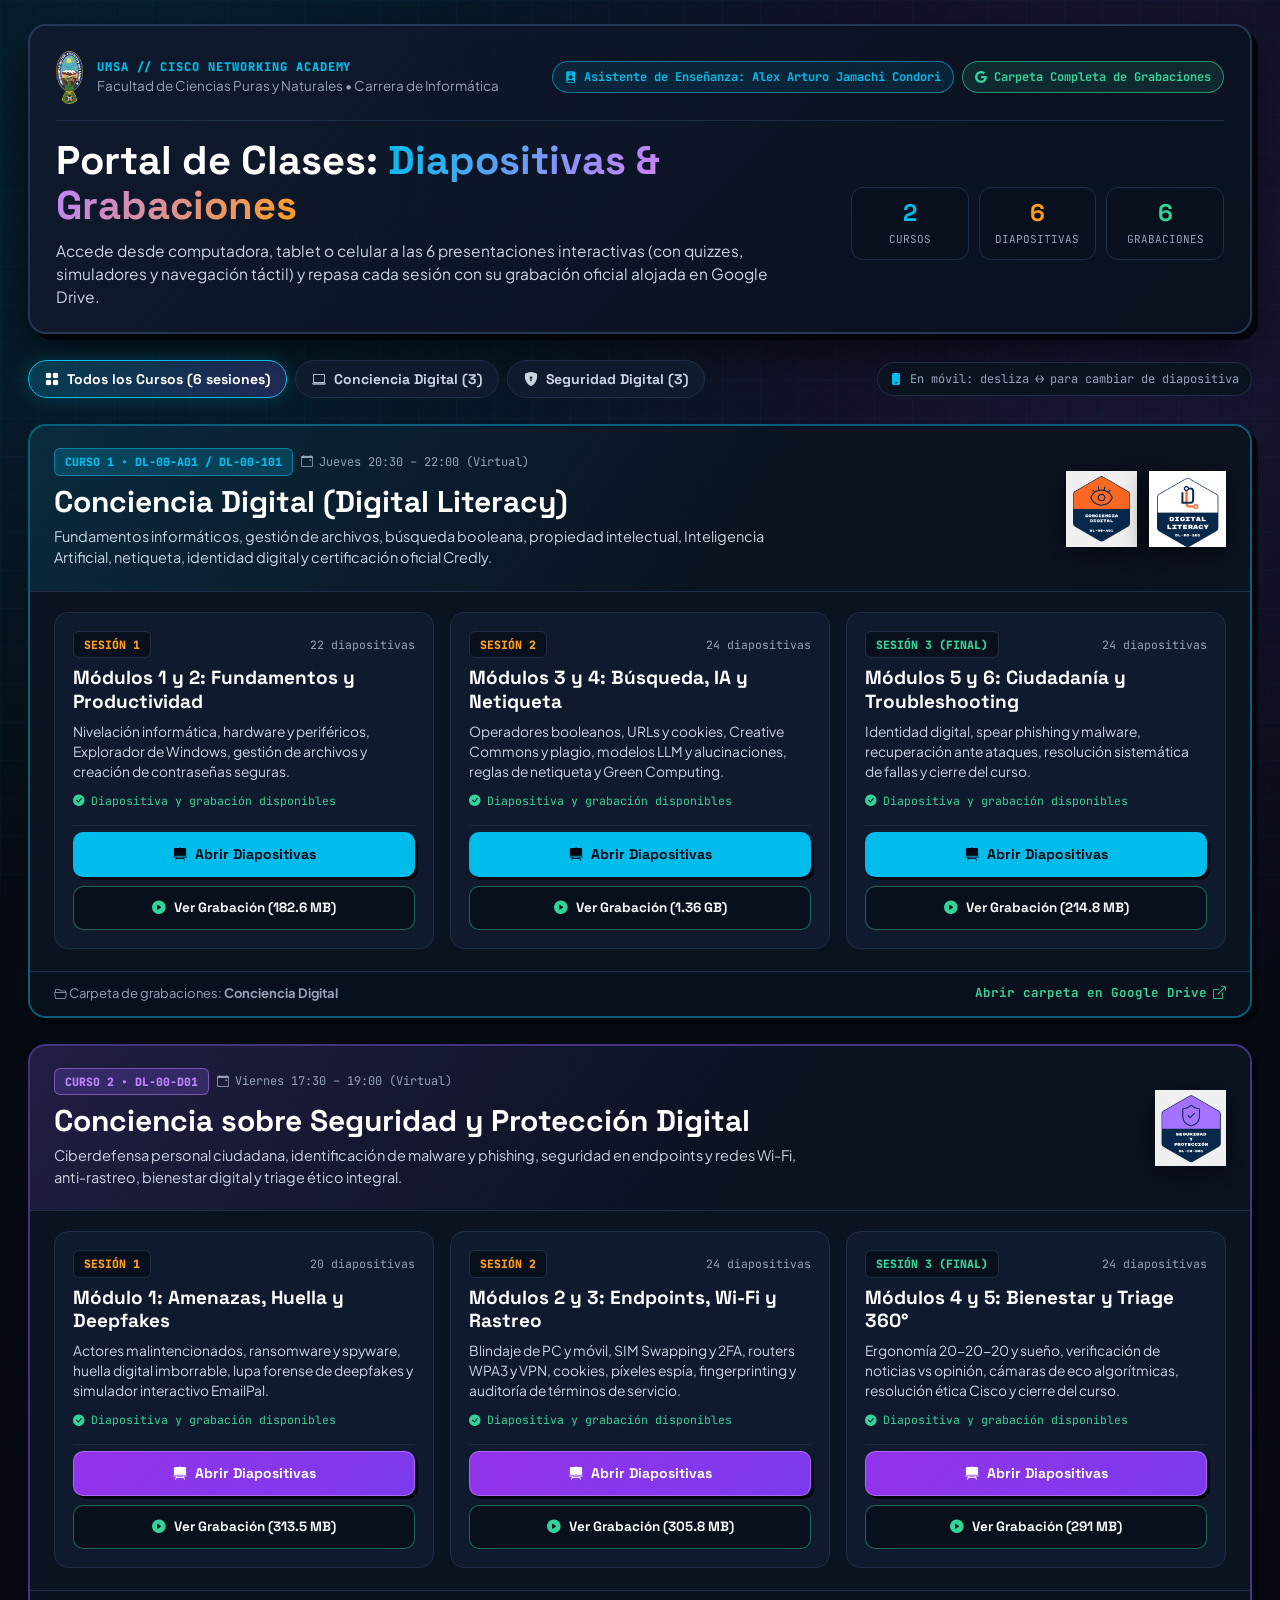
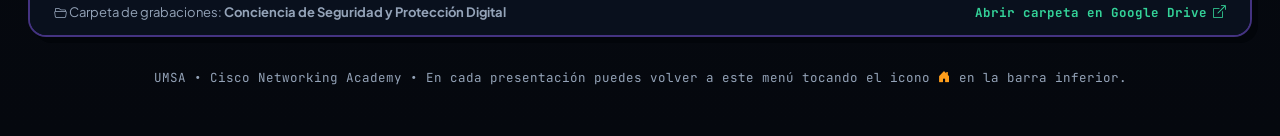
<file: index.html>
<!DOCTYPE html>
<html lang="es">
<head>
  <meta charset="UTF-8">
  <meta name="viewport" content="width=device-width, initial-scale=1.0">
  <title>Cursos Cisco NetAcad // UMSA &bull; Diapositivas y Grabaciones</title>
  <meta name="description" content="Portal oficial de presentaciones interactivas y grabaciones de clase para Conciencia Digital y Conciencia sobre Seguridad y Protección Digital — UMSA & Cisco Networking Academy.">

  <link rel="preconnect" href="https://fonts.googleapis.com">
  <link rel="preconnect" href="https://fonts.gstatic.com" crossorigin>
  <link href="https://fonts.googleapis.com/css2?family=JetBrains+Mono:wght@500;700;800&family=Plus+Jakarta+Sans:wght@400;500;600;700;800&family=Space+Grotesk:wght@600;700;800&display=swap" rel="stylesheet">
  <link rel="stylesheet" href="https://cdn.jsdelivr.net/npm/bootstrap-icons@1.11.3/font/bootstrap-icons.min.css">

  <style>
    :root {
      --bg-void: #05080E;
      --bg-surface: #0B1220;
      --bg-card: #101A2E;
      --bg-nested: #09101D;
      --border-color: #1F2E49;
      --cisco-cyan: #00BCEB;
      --cisco-gold: #FF9E1B;
      --pop-mint: #34D399;
      --cyber-purple: #8B5CF6;
      --cyber-purple-neon: #C084FC;
      --text-main: #F8FAFC;
      --text-body: #CBD5E1;
      --text-muted: #94A3B8;
      --font-display: 'Space Grotesk', system-ui, sans-serif;
      --font-body: 'Plus Jakarta Sans', system-ui, sans-serif;
      --font-mono: 'JetBrains Mono', monospace;
    }

    *, *::before, *::after {
      box-sizing: border-box;
      margin: 0;
      padding: 0;
    }

    html {
      scroll-behavior: smooth;
    }

    body {
      min-height: 100vh;
      background:
        radial-gradient(circle at 12% 10%, rgba(0, 188, 235, 0.14), transparent 38%),
        radial-gradient(circle at 88% 15%, rgba(139, 92, 246, 0.15), transparent 40%),
        linear-gradient(180deg, #070C17 0%, #05080E 100%);
      color: var(--text-body);
      font-family: var(--font-body);
      line-height: 1.5;
      overflow-x: hidden;
    }

    body::before {
      content: '';
      position: fixed;
      inset: 0;
      pointer-events: none;
      background-image:
        linear-gradient(rgba(0, 188, 235, 0.035) 1px, transparent 1px),
        linear-gradient(90deg, rgba(0, 188, 235, 0.035) 1px, transparent 1px);
      background-size: 38px 38px;
      z-index: 0;
    }

    .page-shell {
      position: relative;
      z-index: 1;
      max-width: 1260px;
      margin: 0 auto;
      padding: 24px 18px 48px 18px;
      display: flex;
      flex-direction: column;
      gap: 26px;
    }

    /* ================= HERO TOP BAR ================= */
    .hero-card {
      background: linear-gradient(135deg, rgba(16, 26, 46, 0.96), rgba(9, 16, 29, 0.98));
      border: 2px solid #243656;
      border-radius: 18px;
      padding: 24px 26px;
      box-shadow: 6px 6px 0 #02050A, 0 20px 50px rgba(0, 0, 0, 0.65);
      display: flex;
      flex-direction: column;
      gap: 18px;
    }

    .hero-top {
      display: flex;
      align-items: center;
      justify-content: space-between;
      flex-wrap: wrap;
      gap: 14px;
      border-bottom: 1.5px solid var(--border-color);
      padding-bottom: 16px;
    }

    .brand-cluster {
      display: flex;
      align-items: center;
      gap: 14px;
      min-width: 0;
    }

    .umsa-logo {
      height: 54px;
      width: auto;
      object-fit: contain;
      flex-shrink: 0;
    }

    .brand-eyebrow {
      font-family: var(--font-mono);
      font-size: 12px;
      font-weight: 800;
      letter-spacing: 0.08em;
      color: var(--cisco-cyan);
      text-transform: uppercase;
    }

    .brand-sub {
      font-size: 13.5px;
      color: var(--text-muted);
    }

    .hero-pills {
      display: flex;
      flex-wrap: wrap;
      gap: 8px;
      align-items: center;
    }

    .pill {
      display: inline-flex;
      align-items: center;
      gap: 7px;
      padding: 6px 12px;
      border-radius: 9999px;
      font-family: var(--font-mono);
      font-size: 12px;
      font-weight: 700;
      border: 1.5px solid var(--border-color);
      background: var(--bg-nested);
      color: var(--text-main);
      text-decoration: none;
    }

    .pill-cyan {
      border-color: rgba(0, 188, 235, 0.55);
      color: var(--cisco-cyan);
      background: rgba(0, 188, 235, 0.1);
    }

    .pill-gold {
      border-color: rgba(255, 158, 27, 0.55);
      color: var(--cisco-gold);
      background: rgba(255, 158, 27, 0.1);
    }

    .pill-drive {
      border-color: rgba(52, 211, 153, 0.6);
      color: var(--pop-mint);
      background: rgba(52, 211, 153, 0.12);
      transition: transform 0.15s ease, background 0.15s ease;
    }

    .pill-drive:hover {
      background: rgba(52, 211, 153, 0.22);
      transform: translateY(-1px);
    }

    .hero-main {
      display: grid;
      grid-template-columns: 1.35fr 0.65fr;
      gap: 20px;
      align-items: center;
    }

    .hero-title {
      font-family: var(--font-display);
      font-size: clamp(26px, 4vw, 40px);
      font-weight: 800;
      line-height: 1.12;
      color: #FFFFFF;
    }

    .hero-title span {
      background: linear-gradient(120deg, var(--cisco-cyan), var(--cyber-purple-neon), var(--cisco-gold));
      -webkit-background-clip: text;
      -webkit-text-fill-color: transparent;
    }

    .hero-desc {
      margin-top: 10px;
      font-size: 15.5px;
      color: var(--text-body);
      max-width: 68ch;
    }

    .hero-stats {
      display: grid;
      grid-template-columns: repeat(3, 1fr);
      gap: 10px;
    }

    .stat-box {
      background: var(--bg-nested);
      border: 1.5px solid var(--border-color);
      border-radius: 12px;
      padding: 12px 10px;
      text-align: center;
    }

    .stat-num {
      font-family: var(--font-display);
      font-size: 24px;
      font-weight: 800;
      color: var(--cisco-cyan);
      line-height: 1.1;
    }

    .stat-label {
      font-family: var(--font-mono);
      font-size: 11px;
      color: var(--text-muted);
      text-transform: uppercase;
      margin-top: 4px;
    }

    /* ================= FILTER TABS ================= */
    .filter-bar {
      display: flex;
      align-items: center;
      justify-content: space-between;
      flex-wrap: wrap;
      gap: 12px;
    }

    .filter-tabs {
      display: flex;
      flex-wrap: wrap;
      gap: 8px;
    }

    .filter-btn {
      appearance: none;
      border: 1.5px solid var(--border-color);
      background: var(--bg-card);
      color: var(--text-body);
      font-family: var(--font-display);
      font-size: 14px;
      font-weight: 700;
      padding: 9px 16px;
      border-radius: 9999px;
      cursor: pointer;
      display: inline-flex;
      align-items: center;
      gap: 8px;
      transition: all 0.15s ease;
    }

    .filter-btn:hover {
      border-color: var(--cisco-cyan);
      color: #FFFFFF;
    }

    .filter-btn.is-active {
      background: linear-gradient(135deg, rgba(0, 188, 235, 0.22), rgba(139, 92, 246, 0.22));
      border-color: var(--cisco-cyan);
      color: #FFFFFF;
      box-shadow: 0 0 18px rgba(0, 188, 235, 0.22);
    }

    .mobile-hint {
      display: inline-flex;
      align-items: center;
      gap: 8px;
      font-family: var(--font-mono);
      font-size: 12px;
      color: var(--text-muted);
      background: var(--bg-surface);
      border: 1px solid var(--border-color);
      padding: 7px 12px;
      border-radius: 9999px;
    }

    /* ================= COURSE SECTION ================= */
    .course-section {
      background: var(--bg-surface);
      border: 2px solid var(--border-color);
      border-radius: 18px;
      overflow: hidden;
      box-shadow: 6px 6px 0 #02050A;
    }

    .course-section.is-hidden {
      display: none;
    }

    .course-section.course-cyan {
      border-color: rgba(0, 188, 235, 0.45);
    }

    .course-section.course-purple {
      border-color: rgba(139, 92, 246, 0.45);
    }

    .course-banner {
      display: grid;
      grid-template-columns: 1fr auto;
      gap: 20px;
      align-items: center;
      padding: 22px 24px;
      border-bottom: 1.5px solid var(--border-color);
      position: relative;
      overflow: hidden;
    }

    .course-cyan .course-banner {
      background: linear-gradient(125deg, rgba(0, 188, 235, 0.14) 0%, rgba(11, 18, 32, 0.95) 60%);
    }

    .course-purple .course-banner {
      background: linear-gradient(125deg, rgba(139, 92, 246, 0.16) 0%, rgba(11, 18, 32, 0.95) 60%);
    }

    .course-meta-row {
      display: flex;
      flex-wrap: wrap;
      align-items: center;
      gap: 8px;
      margin-bottom: 8px;
    }

    .course-code {
      font-family: var(--font-mono);
      font-size: 11.5px;
      font-weight: 800;
      padding: 4px 10px;
      border-radius: 6px;
      text-transform: uppercase;
    }

    .course-cyan .course-code {
      background: rgba(0, 188, 235, 0.2);
      color: var(--cisco-cyan);
      border: 1px solid rgba(0, 188, 235, 0.5);
    }

    .course-purple .course-code {
      background: rgba(139, 92, 246, 0.22);
      color: var(--cyber-purple-neon);
      border: 1px solid rgba(192, 132, 252, 0.5);
    }

    .course-schedule {
      font-family: var(--font-mono);
      font-size: 12px;
      color: var(--text-muted);
      display: inline-flex;
      align-items: center;
      gap: 6px;
    }

    .course-title {
      font-family: var(--font-display);
      font-size: clamp(22px, 2.8vw, 30px);
      font-weight: 800;
      color: #FFFFFF;
      line-height: 1.2;
    }

    .course-desc {
      margin-top: 6px;
      font-size: 14.5px;
      color: var(--text-body);
      max-width: 68ch;
    }

    .course-badges {
      display: flex;
      align-items: center;
      gap: 12px;
      flex-shrink: 0;
    }

    .course-badges img {
      height: 76px;
      width: auto;
      object-fit: contain;
      filter: drop-shadow(0 6px 14px rgba(0, 0, 0, 0.6));
    }

    /* ================= SESSIONS GRID ================= */
    .sessions-grid {
      display: grid;
      grid-template-columns: repeat(3, 1fr);
      gap: 16px;
      padding: 20px 24px 22px 24px;
    }

    .session-card {
      background: var(--bg-card);
      border: 1.5px solid var(--border-color);
      border-radius: 14px;
      padding: 18px;
      display: flex;
      flex-direction: column;
      justify-content: space-between;
      gap: 14px;
      transition: transform 0.18s ease, border-color 0.18s ease, box-shadow 0.18s ease;
    }

    .course-cyan .session-card:hover {
      transform: translateY(-3px);
      border-color: var(--cisco-cyan);
      box-shadow: 0 10px 28px rgba(0, 188, 235, 0.14);
    }

    .course-purple .session-card:hover {
      transform: translateY(-3px);
      border-color: var(--cyber-purple-neon);
      box-shadow: 0 10px 28px rgba(139, 92, 246, 0.18);
    }

    .session-top {
      display: flex;
      align-items: center;
      justify-content: space-between;
      gap: 8px;
    }

    .session-tag {
      font-family: var(--font-mono);
      font-size: 11.5px;
      font-weight: 800;
      padding: 4px 10px;
      border-radius: 6px;
      background: var(--bg-nested);
      border: 1px solid var(--border-color);
      color: var(--cisco-gold);
      text-transform: uppercase;
    }

    .session-slides-count {
      font-family: var(--font-mono);
      font-size: 11.5px;
      color: var(--text-muted);
    }

    .session-title {
      font-family: var(--font-display);
      font-size: 19px;
      font-weight: 800;
      color: #FFFFFF;
      line-height: 1.25;
      margin-top: 8px;
    }

    .session-topics {
      margin-top: 8px;
      font-size: 13.8px;
      color: var(--text-body);
      line-height: 1.45;
    }

    .session-status {
      display: inline-flex;
      align-items: center;
      gap: 6px;
      font-family: var(--font-mono);
      font-size: 11.5px;
      color: var(--pop-mint);
      margin-top: 10px;
    }

    .session-actions {
      display: flex;
      flex-direction: column;
      gap: 9px;
      padding-top: 6px;
      border-top: 1px solid rgba(31, 46, 73, 0.8);
    }

    .btn {
      display: inline-flex;
      align-items: center;
      justify-content: center;
      gap: 8px;
      padding: 11px 14px;
      border-radius: 10px;
      font-family: var(--font-display);
      font-size: 14px;
      font-weight: 800;
      text-decoration: none;
      cursor: pointer;
      transition: transform 0.14s ease, filter 0.14s ease, background 0.14s ease;
      border: 1.5px solid transparent;
    }

    .btn:active {
      transform: translateY(1px);
    }

    .btn-slides-cyan {
      background: var(--cisco-cyan);
      color: #030712;
      box-shadow: 3px 3px 0 #02050A;
    }

    .btn-slides-cyan:hover {
      filter: brightness(1.1);
      transform: translateY(-1px);
    }

    .btn-slides-purple {
      background: linear-gradient(135deg, #9333EA, #7C3AED);
      color: #FFFFFF;
      border-color: rgba(192, 132, 252, 0.65);
      box-shadow: 3px 3px 0 #02050A;
    }

    .btn-slides-purple:hover {
      filter: brightness(1.12);
      transform: translateY(-1px);
    }

    .btn-video {
      background: var(--bg-nested);
      color: var(--text-main);
      border-color: rgba(52, 211, 153, 0.45);
      font-size: 13.5px;
    }

    .btn-video i {
      color: var(--pop-mint);
    }

    .btn-video:hover {
      background: rgba(52, 211, 153, 0.14);
      border-color: var(--pop-mint);
    }

    .course-footer-bar {
      padding: 12px 24px;
      background: var(--bg-nested);
      border-top: 1px solid var(--border-color);
      display: flex;
      align-items: center;
      justify-content: space-between;
      flex-wrap: wrap;
      gap: 10px;
      font-size: 13px;
      color: var(--text-muted);
    }

    .folder-link {
      color: var(--pop-mint);
      font-family: var(--font-mono);
      font-size: 12.5px;
      font-weight: 700;
      text-decoration: none;
      display: inline-flex;
      align-items: center;
      gap: 6px;
    }

    .folder-link:hover {
      text-decoration: underline;
    }

    .footer-note {
      text-align: center;
      font-family: var(--font-mono);
      font-size: 12.5px;
      color: var(--text-muted);
      padding-top: 6px;
    }

    /* ================= RESPONSIVE MOBILE & TABLET ================= */
    @media (max-width: 980px) {
      .hero-main {
        grid-template-columns: 1fr;
      }

      .sessions-grid {
        grid-template-columns: repeat(2, 1fr);
      }

      .course-banner {
        grid-template-columns: 1fr;
      }
    }

    @media (max-width: 640px) {
      .page-shell {
        padding: 12px 12px 32px 12px;
        gap: 18px;
      }

      .hero-card {
        padding: 16px;
        border-radius: 14px;
      }

      .umsa-logo {
        height: 44px;
      }

      .sessions-grid {
        grid-template-columns: 1fr;
        padding: 14px;
        gap: 12px;
      }

      .course-banner {
        padding: 16px;
      }

      .course-badges img {
        height: 58px;
      }

      .course-footer-bar {
        padding: 12px 16px;
      }

      .mobile-hint {
        width: 100%;
        justify-content: center;
      }
    }
  </style>
</head>
<body>
  <main class="page-shell">
    <!-- HERO -->
    <section class="hero-card">
      <div class="hero-top">
        <div class="brand-cluster">
          <img src="Conciencia%20Digital/assets/umsa-logo.png" alt="Escudo UMSA" class="umsa-logo">
          <div>
            <div class="brand-eyebrow">UMSA // CISCO NETWORKING ACADEMY</div>
            <div class="brand-sub">Facultad de Ciencias Puras y Naturales &bull; Carrera de Informática</div>
          </div>
        </div>
        <div class="hero-pills">
          <span class="pill pill-cyan"><i class="bi bi-person-badge-fill"></i> Asistente de Enseñanza: Alex Arturo Jamachi Condori</span>
          <a href="https://drive.google.com/drive/folders/1Vc9eO1_9I9WAX4K-pG5nUKMGZfIpYxFT?usp=sharing" target="_blank" rel="noopener noreferrer" class="pill pill-drive">
            <i class="bi bi-google"></i> Carpeta Completa de Grabaciones
          </a>
        </div>
      </div>

      <div class="hero-main">
        <div>
          <h1 class="hero-title">
            Portal de Clases: <span>Diapositivas &amp; Grabaciones</span>
          </h1>
          <p class="hero-desc">
            Accede desde computadora, tablet o celular a las 6 presentaciones interactivas (con quizzes, simuladores y navegación táctil) y repasa cada sesión con su grabación oficial alojada en Google Drive.
          </p>
        </div>

        <div class="hero-stats">
          <div class="stat-box">
            <div class="stat-num">2</div>
            <div class="stat-label">Cursos</div>
          </div>
          <div class="stat-box">
            <div class="stat-num" style="color:var(--cisco-gold);">6</div>
            <div class="stat-label">Diapositivas</div>
          </div>
          <div class="stat-box">
            <div class="stat-num" style="color:var(--pop-mint);">6</div>
            <div class="stat-label">Grabaciones</div>
          </div>
        </div>
      </div>
    </section>

    <!-- FILTRO DE CURSOS -->
    <div class="filter-bar">
      <div class="filter-tabs" role="tablist" aria-label="Filtrar por curso">
        <button class="filter-btn is-active" data-filter="all">
          <i class="bi bi-grid-fill"></i> Todos los Cursos (6 sesiones)
        </button>
        <button class="filter-btn" data-filter="digital">
          <i class="bi bi-laptop"></i> Conciencia Digital (3)
        </button>
        <button class="filter-btn" data-filter="seguridad">
          <i class="bi bi-shield-lock-fill"></i> Seguridad Digital (3)
        </button>
      </div>

      <div class="mobile-hint">
        <i class="bi bi-phone-fill" style="color:var(--cisco-cyan);"></i>
        <span>En móvil: desliza &harr; para cambiar de diapositiva</span>
      </div>
    </div>

    <!-- CURSO 1: CONCIENCIA DIGITAL -->
    <section class="course-section course-cyan" data-course="digital">
      <div class="course-banner">
        <div>
          <div class="course-meta-row">
            <span class="course-code">Curso 1 &bull; DL-00-A01 / DL-00-101</span>
            <span class="course-schedule"><i class="bi bi-calendar-event"></i> Jueves 20:30 &ndash; 22:00 (Virtual)</span>
          </div>
          <h2 class="course-title">Conciencia Digital (Digital Literacy)</h2>
          <p class="course-desc">
            Fundamentos informáticos, gestión de archivos, búsqueda booleana, propiedad intelectual, Inteligencia Artificial, netiqueta, identidad digital y certificación oficial Credly.
          </p>
        </div>
        <div class="course-badges">
          <img src="Conciencia%20Digital/assets/badge-conciencia-digital.png" alt="Insignia Conciencia Digital">
          <img src="Conciencia%20Digital/assets/badge-digital-literacy.png" alt="Insignia Digital Literacy">
        </div>
      </div>

      <div class="sessions-grid">
        <!-- CD Sesión 1 -->
        <article class="session-card">
          <div>
            <div class="session-top">
              <span class="session-tag">Sesión 1</span>
              <span class="session-slides-count">22 diapositivas</span>
            </div>
            <h3 class="session-title">Módulos 1 y 2: Fundamentos y Productividad</h3>
            <p class="session-topics">
              Nivelación informática, hardware y periféricos, Explorador de Windows, gestión de archivos y creación de contraseñas seguras.
            </p>
            <div class="session-status">
              <i class="bi bi-check-circle-fill"></i> Diapositiva y grabación disponibles
            </div>
          </div>
          <div class="session-actions">
            <a href="Conciencia%20Digital/sesion1.html" class="btn btn-slides-cyan">
              <i class="bi bi-easel2-fill"></i> Abrir Diapositivas
            </a>
            <a href="https://drive.google.com/file/d/11_GtFuuFaKt-UZnoA4H3AlGRg-7Vk8Dr/view" target="_blank" rel="noopener noreferrer" class="btn btn-video">
              <i class="bi bi-play-circle-fill"></i> Ver Grabación (182.6 MB)
            </a>
          </div>
        </article>

        <!-- CD Sesión 2 -->
        <article class="session-card">
          <div>
            <div class="session-top">
              <span class="session-tag">Sesión 2</span>
              <span class="session-slides-count">24 diapositivas</span>
            </div>
            <h3 class="session-title">Módulos 3 y 4: Búsqueda, IA y Netiqueta</h3>
            <p class="session-topics">
              Operadores booleanos, URLs y cookies, Creative Commons y plagio, modelos LLM y alucinaciones, reglas de netiqueta y Green Computing.
            </p>
            <div class="session-status">
              <i class="bi bi-check-circle-fill"></i> Diapositiva y grabación disponibles
            </div>
          </div>
          <div class="session-actions">
            <a href="Conciencia%20Digital/sesion2.html" class="btn btn-slides-cyan">
              <i class="bi bi-easel2-fill"></i> Abrir Diapositivas
            </a>
            <a href="https://drive.google.com/file/d/106lhhpxI2_vtCIsQSIQw5Klbd6u6OKyi/view" target="_blank" rel="noopener noreferrer" class="btn btn-video">
              <i class="bi bi-play-circle-fill"></i> Ver Grabación (1.36 GB)
            </a>
          </div>
        </article>

        <!-- CD Sesión 3 -->
        <article class="session-card">
          <div>
            <div class="session-top">
              <span class="session-tag" style="color:var(--pop-mint);">Sesión 3 (Final)</span>
              <span class="session-slides-count">24 diapositivas</span>
            </div>
            <h3 class="session-title">Módulos 5 y 6: Ciudadanía y Troubleshooting</h3>
            <p class="session-topics">
              Identidad digital, spear phishing y malware, recuperación ante ataques, resolución sistemática de fallas y cierre del curso.
            </p>
            <div class="session-status">
              <i class="bi bi-check-circle-fill"></i> Diapositiva y grabación disponibles
            </div>
          </div>
          <div class="session-actions">
            <a href="Conciencia%20Digital/sesion3.html" class="btn btn-slides-cyan">
              <i class="bi bi-easel2-fill"></i> Abrir Diapositivas
            </a>
            <a href="https://drive.google.com/file/d/1OTI2rBpvxqFgdrzlaI7i3U-cuHSS8M8m/view" target="_blank" rel="noopener noreferrer" class="btn btn-video">
              <i class="bi bi-play-circle-fill"></i> Ver Grabación (214.8 MB)
            </a>
          </div>
        </article>
      </div>

      <div class="course-footer-bar">
        <span><i class="bi bi-folder2-open"></i> Carpeta de grabaciones: <strong>Conciencia Digital</strong></span>
        <a href="https://drive.google.com/drive/folders/155IfEFhl6nG8emwCeIqJ34cMvl583lIe" target="_blank" rel="noopener noreferrer" class="folder-link">
          Abrir carpeta en Google Drive <i class="bi bi-box-arrow-up-right"></i>
        </a>
      </div>
    </section>

    <!-- CURSO 2: CONCIENCIA SOBRE SEGURIDAD Y PROTECCIÓN DIGITAL -->
    <section class="course-section course-purple" data-course="seguridad">
      <div class="course-banner">
        <div>
          <div class="course-meta-row">
            <span class="course-code">Curso 2 &bull; DL-00-D01</span>
            <span class="course-schedule"><i class="bi bi-calendar-event"></i> Viernes 17:30 &ndash; 19:00 (Virtual)</span>
          </div>
          <h2 class="course-title">Conciencia sobre Seguridad y Protección Digital</h2>
          <p class="course-desc">
            Ciberdefensa personal ciudadana, identificación de malware y phishing, seguridad en endpoints y redes Wi-Fi, anti-rastreo, bienestar digital y triage ético integral.
          </p>
        </div>
        <div class="course-badges">
          <img src="Conciencia%20de%20Seguridad%20y%20Protecci%C3%B3n%20Digital/assets/badge-seguridad-proteccion.png" alt="Insignia Seguridad y Protección Digital">
        </div>
      </div>

      <div class="sessions-grid">
        <!-- Seg Sesión 1 -->
        <article class="session-card">
          <div>
            <div class="session-top">
              <span class="session-tag">Sesión 1</span>
              <span class="session-slides-count">20 diapositivas</span>
            </div>
            <h3 class="session-title">Módulo 1: Amenazas, Huella y Deepfakes</h3>
            <p class="session-topics">
              Actores malintencionados, ransomware y spyware, huella digital imborrable, lupa forense de deepfakes y simulador interactivo EmailPal.
            </p>
            <div class="session-status">
              <i class="bi bi-check-circle-fill"></i> Diapositiva y grabación disponibles
            </div>
          </div>
          <div class="session-actions">
            <a href="Conciencia%20de%20Seguridad%20y%20Protecci%C3%B3n%20Digital/sesion1.html" class="btn btn-slides-purple">
              <i class="bi bi-easel2-fill"></i> Abrir Diapositivas
            </a>
            <a href="https://drive.google.com/file/d/1tI1rC_uR9uOSiMeafDOa3H3ZJv4g9dqA/view" target="_blank" rel="noopener noreferrer" class="btn btn-video">
              <i class="bi bi-play-circle-fill"></i> Ver Grabación (313.5 MB)
            </a>
          </div>
        </article>

        <!-- Seg Sesión 2 -->
        <article class="session-card">
          <div>
            <div class="session-top">
              <span class="session-tag">Sesión 2</span>
              <span class="session-slides-count">24 diapositivas</span>
            </div>
            <h3 class="session-title">Módulos 2 y 3: Endpoints, Wi-Fi y Rastreo</h3>
            <p class="session-topics">
              Blindaje de PC y móvil, SIM Swapping y 2FA, routers WPA3 y VPN, cookies, píxeles espía, fingerprinting y auditoría de términos de servicio.
            </p>
            <div class="session-status">
              <i class="bi bi-check-circle-fill"></i> Diapositiva y grabación disponibles
            </div>
          </div>
          <div class="session-actions">
            <a href="Conciencia%20de%20Seguridad%20y%20Protecci%C3%B3n%20Digital/sesion2.html" class="btn btn-slides-purple">
              <i class="bi bi-easel2-fill"></i> Abrir Diapositivas
            </a>
            <a href="https://drive.google.com/file/d/1ELjPyht5llFwRx0l1HE3Iwdyk66EtrXw/view" target="_blank" rel="noopener noreferrer" class="btn btn-video">
              <i class="bi bi-play-circle-fill"></i> Ver Grabación (305.8 MB)
            </a>
          </div>
        </article>

        <!-- Seg Sesión 3 -->
        <article class="session-card">
          <div>
            <div class="session-top">
              <span class="session-tag" style="color:var(--pop-mint);">Sesión 3 (Final)</span>
              <span class="session-slides-count">24 diapositivas</span>
            </div>
            <h3 class="session-title">Módulos 4 y 5: Bienestar y Triage 360&deg;</h3>
            <p class="session-topics">
              Ergonomía 20-20-20 y sueño, verificación de noticias vs opinión, cámaras de eco algorítmicas, resolución ética Cisco y cierre del curso.
            </p>
            <div class="session-status">
              <i class="bi bi-check-circle-fill"></i> Diapositiva y grabación disponibles
            </div>
          </div>
          <div class="session-actions">
            <a href="Conciencia%20de%20Seguridad%20y%20Protecci%C3%B3n%20Digital/sesion3.html" class="btn btn-slides-purple">
              <i class="bi bi-easel2-fill"></i> Abrir Diapositivas
            </a>
            <a href="https://drive.google.com/file/d/1b-pJ-N3v85dbzojluEG4f3e2ugaIrhzh/view" target="_blank" rel="noopener noreferrer" class="btn btn-video">
              <i class="bi bi-play-circle-fill"></i> Ver Grabación (291 MB)
            </a>
          </div>
        </article>
      </div>

      <div class="course-footer-bar">
        <span><i class="bi bi-folder2-open"></i> Carpeta de grabaciones: <strong>Conciencia de Seguridad y Protección Digital</strong></span>
        <a href="https://drive.google.com/drive/folders/18fz0Ler8BzEyAb-QT_uUIE7JmUQjuZke" target="_blank" rel="noopener noreferrer" class="folder-link">
          Abrir carpeta en Google Drive <i class="bi bi-box-arrow-up-right"></i>
        </a>
      </div>
    </section>

    <p class="footer-note">
      UMSA &bull; Cisco Networking Academy &bull; En cada presentación puedes volver a este menú tocando el icono <i class="bi bi-house-door-fill" style="color:var(--cisco-gold);"></i> en la barra inferior.
    </p>
  </main>

  <script>
    (function () {
      const buttons = document.querySelectorAll('.filter-btn');
      const sections = document.querySelectorAll('.course-section');
      buttons.forEach((btn) => {
        btn.addEventListener('click', () => {
          const target = btn.getAttribute('data-filter');
          buttons.forEach((b) => b.classList.toggle('is-active', b === btn));
          sections.forEach((sec) => {
            const match = target === 'all' || sec.getAttribute('data-course') === target;
            sec.classList.toggle('is-hidden', !match);
          });
        });
      });
    })();
  </script>
</body>
</html>
</file>
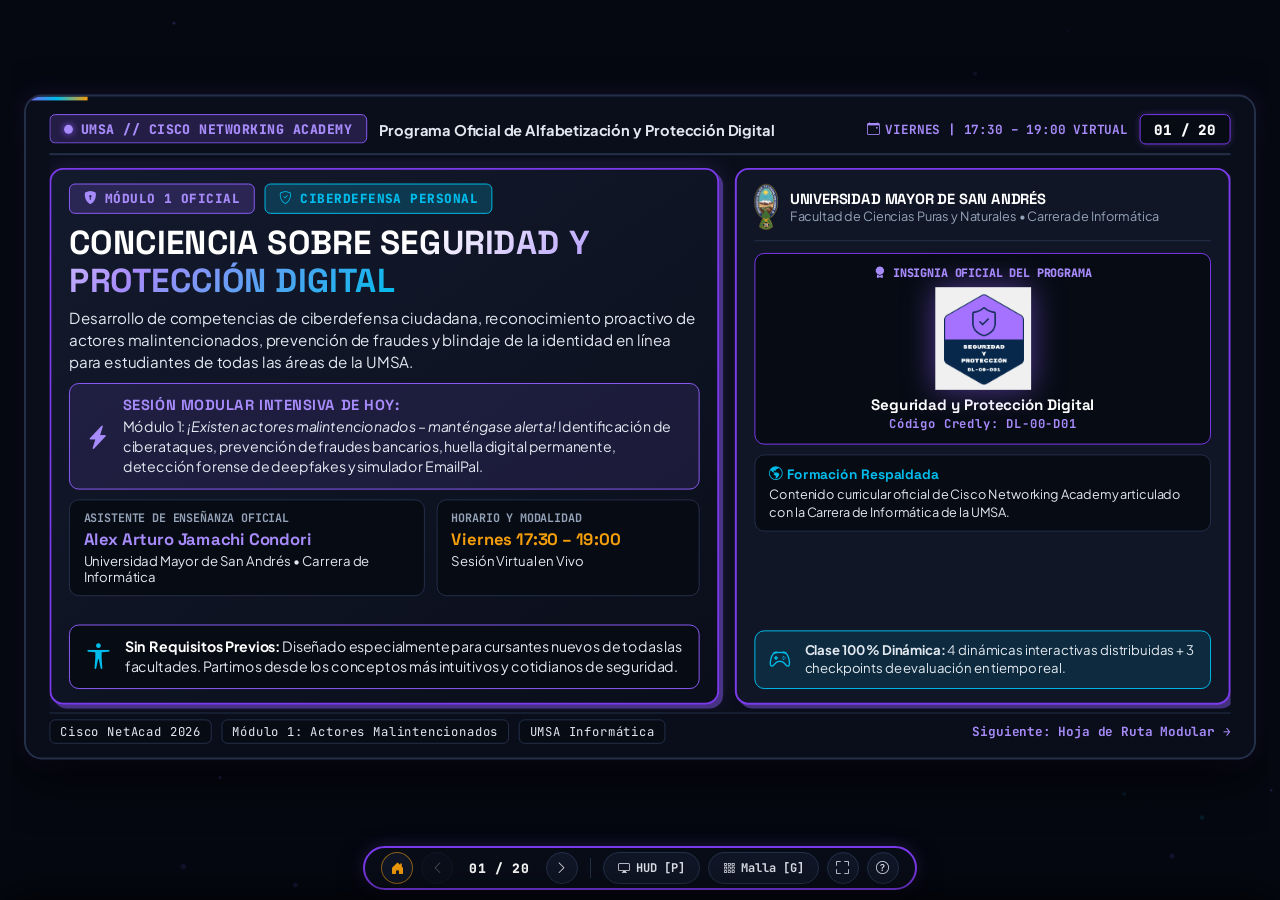
<file: Conciencia de Seguridad y Protección Digital/index.html>
<!DOCTYPE html>
<html lang="es">
<head>
  <meta charset="UTF-8">
  <meta name="viewport" content="width=device-width, initial-scale=1.0">
  <title>Cisco NetAcad & UMSA // Conciencia sobre Seguridad y Protección Digital - Módulo 1</title>
  
  <!-- Tipografías Oficiales Google Fonts -->
  <link rel="preconnect" href="https://fonts.googleapis.com">
  <link rel="preconnect" href="https://fonts.gstatic.com" crossorigin>
  <link href="https://fonts.googleapis.com/css2?family=JetBrains+Mono:wght@400;500;600;700;800&family=Plus+Jakarta+Sans:wght@400;500;600;700;800&family=Space+Grotesk:wght@500;600;700;800&display=swap" rel="stylesheet">
  
  <!-- Iconos Vectoriales Bootstrap Icons (0 Emojis) -->
  <link rel="stylesheet" href="https://cdn.jsdelivr.net/npm/bootstrap-icons@1.11.3/font/bootstrap-icons.min.css">
  
  <!-- Hojas de Estilo del Sistema -->
  <link rel="stylesheet" href="css/tokens.css">
  <link rel="stylesheet" href="css/slides-base.css">
  <link rel="stylesheet" href="css/slides-bento.css">
  <link rel="stylesheet" href="css/presenter-hud.css">
</head>
<body>

  <!-- Canvas Ambiental de Fondo (Grid Táctico de Ciberdefensa) -->
  <canvas id="ambient-canvas"></canvas>

  <div class="app-container">
    <div class="stage-container" id="stageContainer">
      <div class="slide-stage" id="slideStage">
        <div class="top-progress-bar" id="slideProgress"></div>

        <!-- ================================================================= -->
        <!-- SLIDE 01: CARÁTULA PRINCIPAL // MÓDULO 1                          -->
        <!-- ================================================================= -->
        <div class="slide-view is-active" data-index="0" data-title="Carátula // Conciencia sobre Seguridad Digital" data-desc="Presentación institucional, bienvenida para nuevos cursantes y arranque de Módulo 1" data-notes="Bienvenida a los estudiantes a la primera sesión de Conciencia sobre Seguridad y Protección Digital. Aclarar que no se requieren conocimientos previos de programación. Presentarse cordialmente como Asistente de Enseñanza Alex Jamachi. Explicar que el curso busca proteger su vida digital cotidiana en la UMSA y su entorno profesional.">
          <header class="slide-header">
            <div class="header-left">
              <span class="header-badge badge-purple">
                <span class="status-pip pip-purple"></span>
                UMSA // CISCO NETWORKING ACADEMY
              </span>
              <span class="header-context">Programa Oficial de Alfabetización y Protección Digital</span>
            </div>
            <div class="header-right">
              <span class="header-telemetry"><i class="bi bi-calendar-event"></i> VIERNES | 17:30 – 19:00 VIRTUAL</span>
              <span class="slide-index-pill">01 / 20</span>
            </div>
          </header>

          <div class="slide-body">
            <div class="bento-sidebar-layout">
              <!-- Tarjeta Principal de Bienvenida -->
              <div class="bento-card card-featured">
                <div>
                  <div style="display:flex; align-items:center; gap:10px;">
                    <span class="feat-pill feat-pill-purple"><i class="bi bi-shield-lock-fill"></i> MÓDULO 1 OFICIAL</span>
                    <span class="feat-pill feat-pill-cyan"><i class="bi bi-shield-check"></i> CIBERDEFENSA PERSONAL</span>
                  </div>

                  <h1 style="font-family: var(--font-display); font-size: 34px; font-weight: 800; color: #FFFFFF; line-height: 1.15; margin-top: 10px; margin-bottom: 8px;">
                    CONCIENCIA SOBRE <span style="background: linear-gradient(135deg, #FFFFFF 10%, var(--cyber-purple-neon) 50%, var(--cisco-cyan) 100%); -webkit-background-clip: text; -webkit-text-fill-color: transparent;">SEGURIDAD Y PROTECCIÓN DIGITAL</span>
                  </h1>

                  <p style="font-size: 15.5px; color: var(--text-body); line-height: 1.45; margin-bottom: 10px;">
                    Desarrollo de competencias de ciberdefensa ciudadana, reconocimiento proactivo de actores malintencionados, prevención de fraudes y blindaje de la identidad en línea para estudiantes de todas las áreas de la UMSA.
                  </p>

                  <div class="exam-callout callout-purple" style="margin-bottom: 10px; padding: 12px 16px;">
                    <i class="bi bi-lightning-charge-fill exam-callout-icon" style="color:var(--cyber-purple-neon); font-size:24px;"></i>
                    <div class="exam-callout-content">
                      <div class="exam-callout-title" style="color:var(--cyber-purple-neon); font-size:15px;">Sesión Modular Intensiva de Hoy:</div>
                      <div class="exam-callout-text" style="font-size:14.5px; line-height:1.42;">Módulo 1: <em>¡Existen actores malintencionados – manténgase alerta!</em> Identificación de ciberataques, prevención de fraudes bancarios, huella digital permanente, detección forense de deepfakes y simulador EmailPal.</div>
                    </div>
                  </div>

                  <!-- Datos de Asistencia Docente y Horarios -->
                  <div style="display:grid; grid-template-columns: 1.15fr 0.85fr; gap:12px; margin-bottom:6px;">
                    <div style="background:var(--bg-nested); border:1.5px solid var(--border-color); border-radius:var(--radius-sm); padding:10px 14px;">
                      <div style="font-family:var(--font-mono); font-size:12px; color:var(--text-muted); text-transform:uppercase; font-weight:700;">Asistente de Enseñanza Oficial</div>
                      <div style="font-family:var(--font-display); font-size:17px; font-weight:800; color:var(--cyber-purple-neon); margin-top:3px;">Alex Arturo Jamachi Condori</div>
                      <div style="font-size:13.5px; color:var(--text-body); margin-top:2px;">Universidad Mayor de San Andrés • Carrera de Informática</div>
                    </div>
                    <div style="background:var(--bg-nested); border:1.5px solid var(--border-color); border-radius:var(--radius-sm); padding:10px 14px;">
                      <div style="font-family:var(--font-mono); font-size:12px; color:var(--text-muted); text-transform:uppercase; font-weight:700;">Horario y Modalidad</div>
                      <div style="font-family:var(--font-display); font-size:17px; font-weight:800; color:var(--warn-amber); margin-top:3px;">Viernes 17:30 – 19:00</div>
                      <div style="font-size:13.5px; color:var(--text-body); margin-top:2px;">Sesión Virtual en Vivo</div>
                    </div>
                  </div>
                </div>

                <div class="stat-banner banner-purple">
                  <span class="stat-num" style="color:var(--cisco-cyan); font-size:26px;"><i class="bi bi-universal-access"></i></span>
                  <div class="stat-desc" style="font-size:14.5px;">
                    <strong>Sin Requisitos Previos:</strong> Diseñado especialmente para cursantes nuevos de todas las facultades. Partimos desde los conceptos más intuitivos y cotidianos de seguridad.
                  </div>
                </div>
              </div>

              <!-- Tarjeta Lateral de Identidad Institucional -->
              <div class="bento-card card-purple">
                <div>
                  <div style="display:flex; align-items:center; gap:12px; border-bottom:1.5px solid var(--border-color); padding-bottom:10px;">
                    <img src="assets/umsa-logo.png" alt="UMSA Logo" style="height:48px; width:auto; object-fit:contain;">
                    <div>
                      <div style="font-family:var(--font-display); font-size:15px; font-weight:800; color:#FFFFFF;">UNIVERSIDAD MAYOR DE SAN ANDRÉS</div>
                      <div style="font-size:13px; color:var(--text-muted);">Facultad de Ciencias Puras y Naturales • Carrera de Informática</div>
                    </div>
                  </div>

                  <!-- Insignia Oficial y Banner -->
                  <div style="margin-top:12px; text-align:center; background:var(--bg-nested); border:1.5px solid var(--border-purple); border-radius:var(--radius-sm); padding:12px 14px;">
                    <div style="font-family:var(--font-mono); font-size:12px; color:var(--cyber-purple-neon); text-transform:uppercase; font-weight:800; margin-bottom:6px;">
                      <i class="bi bi-award-fill"></i> Insignia Oficial del Programa
                    </div>
                    <img src="assets/badge-seguridad-proteccion.png" alt="Insignia Cisco Seguridad y Proteccion" style="height:105px; width:auto; margin:0 auto; display:block; filter: drop-shadow(0 0 16px rgba(139,92,246,0.55));">
                    <div style="font-family:var(--font-display); font-size:15.5px; font-weight:800; color:#FFFFFF; margin-top:6px;">
                      Seguridad y Protección Digital
                    </div>
                    <div style="font-family:var(--font-mono); font-size:12.5px; color:var(--cyber-purple-neon); font-weight:700;">
                      Código Credly: DL-00-D01
                    </div>
                  </div>

                  <div style="margin-top:10px; background:var(--bg-nested); border:1.5px solid var(--border-color); border-radius:var(--radius-sm); padding:10px 14px;">
                    <div style="font-family:var(--font-display); font-size:14px; font-weight:800; color:var(--cisco-cyan);">
                      <i class="bi bi-globe-americas"></i> Formación Respaldada
                    </div>
                    <div style="font-size:13px; color:var(--text-body); margin-top:3px; line-height:1.4;">
                      Contenido curricular oficial de Cisco Networking Academy articulado con la Carrera de Informática de la UMSA.
                    </div>
                  </div>
                </div>

                <div class="exam-callout callout-cyan" style="padding: 10px 14px;">
                  <i class="bi bi-controller exam-callout-icon" style="color:var(--cisco-cyan); font-size:22px;"></i>
                  <div class="exam-callout-content">
                    <div class="exam-callout-text" style="font-size:13.5px; line-height:1.4;">
                      <strong>Clase 100% Dinámica:</strong> 4 dinámicas interactivas distribuidas + 3 checkpoints de evaluación en tiempo real.
                    </div>
                  </div>
                </div>
              </div>
            </div>
          </div>

          <footer class="slide-footer">
            <div class="footer-tags">
              <span class="footer-chip">Cisco NetAcad 2026</span>
              <span class="footer-chip">Módulo 1: Actores Malintencionados</span>
              <span class="footer-chip">UMSA Informática</span>
            </div>
            <div class="footer-meta">
              <span>Siguiente: Hoja de Ruta Modular &rarr;</span>
            </div>
          </footer>
        </div>

        <!-- ================================================================= -->
        <!-- SLIDE 02: HOJA DE RUTA // MÓDULO 1 COMPLETO                       -->
        <!-- ================================================================= -->
        <div class="slide-view" data-index="1" data-title="Hoja de Ruta // Módulo 1 Completo" data-desc="Estructura de 4 pilares: Evaluación de Riesgos, Protección Familiar, Deepfakes y Solución de Incidentes" data-notes="Mostrar la estructura del Módulo 1. Resaltar que las actividades interactivas están distribuidas a lo largo de toda la sesión para mantener la atención activa de los estudiantes.">
          <header class="slide-header">
            <div class="header-left">
              <span class="header-badge badge-purple">
                <span class="status-pip pip-purple"></span>
                ESTRUCTURA MODULAR // SESIÓN 1
              </span>
              <span class="header-context">Módulo 1: ¡Existen actores malintencionados – manténgase alerta!</span>
            </div>
            <div class="header-right">
              <span class="header-telemetry"><i class="bi bi-signpost-split-fill"></i> RUTA DE APRENDIZAJE</span>
              <span class="slide-index-pill">02 / 20</span>
            </div>
          </header>

          <div class="slide-body">
            <div class="bento-2col">
              <!-- Columna Izquierda: Los 4 Submódulos -->
              <div class="bento-card card-purple">
                <div>
                  <span class="card-label label-purple"><i class="bi bi-list-check"></i> Hoja de Ruta de la Sesión de Hoy</span>
                  <div class="process-pipeline" style="margin-top:8px; gap:9px;">
                    <div class="process-step">
                      <span class="process-num num-purple">1.0</span>
                      <div class="process-text">
                        <strong>Evaluación de Riesgos y Amenazas:</strong> Pérdida de datos, robo de identidad, taxonomía malware (ransomware, troyanos, spyware) y tácticas de phishing.
                      </div>
                    </div>
                    <div class="process-step">
                      <span class="process-num num-cyan">1.1</span>
                      <div class="process-text">
                        <strong>Protegiendo el Hoy y el Mañana:</strong> Seguridad de menores en foros y salas de juego, efectos del anonimato, controles parentales y huella digital imborrable.
                      </div>
                    </div>
                    <div class="process-step">
                      <span class="process-num num-amber">1.2</span>
                      <div class="process-text">
                        <strong>Falsificaciones y Filtros (Deepfakes):</strong> Inteligencia Artificial generativa antagónica (GANs), clonación de voz, redes sociales y desinformación.
                      </div>
                    </div>
                    <div class="process-step">
                      <span class="process-num num-mint">1.3</span>
                      <div class="process-text">
                        <strong>Resolución Práctica de Problemas:</strong> Simulador de bandeja de entrada "EmailPal" y el protocolo de rescate en 4 pasos si fuiste víctima de un ciberataque.
                      </div>
                    </div>
                  </div>
                </div>

                <div class="stat-banner banner-purple">
                  <span class="stat-num" style="color:var(--cyber-purple-neon); font-size:24px;"><i class="bi bi-clock-history"></i></span>
                  <div class="stat-desc">
                    <strong>Duración:</strong> 90 minutos de clase virtual intensiva con pausas activas y ejercicios prácticos guiados en vivo.
                  </div>
                </div>
              </div>

              <!-- Columna Derecha: Metodología Dinámica y Participativa -->
              <div class="bento-card card-cyan">
                <div>
                  <span class="card-label label-cyan"><i class="bi bi-award"></i> Enfoque Pedagógico para Todas las Carreras</span>
                  
                  <div style="background:var(--bg-nested); border:1.5px solid var(--border-color); border-radius:var(--radius-sm); padding:12px 16px; margin-top:8px;">
                    <div style="font-weight:800; color:var(--cisco-cyan); font-size:15.5px;"><i class="bi bi-puzzle-fill"></i> Aprendizaje Basado en Escenarios Reales</div>
                    <p style="font-size:14.5px; color:var(--text-body); margin-top:4px; line-height:1.45;">
                      No nos limitaremos a teoría abstracta. Analizaremos casos concretos que le suceden a diario a estudiantes universitarios: mensajes bancarios falsos, suplantaciones de voz en WhatsApp y secuestro de tesis.
                    </p>
                  </div>

                  <div style="background:var(--bg-nested); border:1.5px solid var(--border-color); border-radius:var(--radius-sm); padding:12px 16px; margin-top:10px;">
                    <div style="font-weight:800; color:var(--warn-amber); font-size:15.5px;"><i class="bi bi-joystick"></i> Dinámicas Distribuidas en Tiempo Real</div>
                    <p style="font-size:14.5px; color:var(--text-body); margin-top:4px; line-height:1.45;">
                      A lo largo de la clase activaremos <strong>4 simuladores en vivo</strong> (Clasificador de amenazas, Auditor de huella, Lupa forense de deepfakes y Simulador EmailPal) y <strong>3 checkpoints oficiales</strong>.
                    </p>
                  </div>
                </div>

                <div class="exam-callout callout-amber">
                  <i class="bi bi-patch-question-fill exam-callout-icon" style="color:var(--warn-amber); font-size:22px;"></i>
                  <div class="exam-callout-content">
                    <div class="exam-callout-title" style="color:var(--warn-amber); font-size:14px;">Preparación Directa para el Examen:</div>
                    <div class="exam-callout-text">Todas las preguntas de checkpoint son tomadas de las evaluaciones oficiales de Cisco NetAcad.</div>
                  </div>
                </div>
              </div>
            </div>
          </div>

          <footer class="slide-footer">
            <div class="footer-tags">
              <span class="footer-chip">Planificación Modular</span>
              <span class="footer-chip">Sesión 1 de 3</span>
            </div>
            <div class="footer-meta">
              <span>Siguiente: 1.0 Anatomía de Amenazas &rarr;</span>
            </div>
          </footer>
        </div>

        <!-- ================================================================= -->
        <!-- SLIDE 03: 1.0 ANATOMÍA DE AMENAZAS // PÉRDIDA DE DATOS Y ROBO    -->
        <!-- ================================================================= -->
        <div class="slide-view" data-index="2" data-title="1.0 Anatomía de Amenazas // Pérdida de Datos y Robo" data-desc="Diferencias críticas entre pérdida de información y robo de identidad, y sus 3 consecuencias" data-notes="Iniciar el submódulo 1.0. Explicar con mucha claridad que la pérdida de datos y el robo de identidad son los dos impactos más inmediatos. Resaltar la pregunta de examen: La pérdida de datos es el impacto más inmediato de una amenaza a la seguridad.">
          <header class="slide-header">
            <div class="header-left">
              <span class="header-badge badge-purple">
                <span class="status-pip pip-purple"></span>
                TEMA 1.0 // EVALUACIÓN DE RIESGOS
              </span>
              <span class="header-context">Observe las amenazas y considere los daños potenciales</span>
            </div>
            <div class="header-right">
              <span class="header-telemetry"><i class="bi bi-shield-slash-fill"></i> ANÁLISIS DE IMPACTO</span>
              <span class="slide-index-pill">03 / 20</span>
            </div>
          </header>

          <div class="slide-body">
            <div class="bento-2col">
              <!-- Pérdida de Datos vs Robo de Identidad -->
              <div class="bento-card card-purple">
                <div>
                  <span class="card-label label-purple"><i class="bi bi-file-earmark-x-fill"></i> Las Dos Grandes Amenazas Inmediatas</span>
                  
                  <div style="background:var(--bg-nested); border:1.5px solid var(--border-color); border-radius:var(--radius-sm); padding:12px 16px; margin-top:8px;">
                    <div style="font-weight:800; color:var(--pop-coral); font-size:16px;"><i class="bi bi-database-fill-slash"></i> 1. Pérdida de Datos (Impacto Inmediato)</div>
                    <p style="font-size:14.5px; color:var(--text-body); margin-top:4px; line-height:1.45;">
                      Ocurre por malware, secuestro con ransomware, hackeo de servidores o corrupción accidental de archivos. Para una empresa representa la pérdida de bases de datos de clientes; para un estudiante universitario, la destrucción de su tesis, proyectos o fotografías familiares irreemplazables.
                    </p>
                  </div>

                  <div style="background:var(--bg-nested); border:1.5px solid var(--border-color); border-radius:var(--radius-sm); padding:12px 16px; margin-top:10px;">
                    <div style="font-weight:800; color:var(--warn-amber); font-size:16px;"><i class="bi bi-person-bounding-box"></i> 2. Robo de Identidad (Impacto Prolongado)</div>
                    <p style="font-size:14.5px; color:var(--text-body); margin-top:4px; line-height:1.45;">
                      Los delincuentes obtienen números de carnet/cédula, nombres completos, credenciales bancarias o firmas digitales para solicitar préstamos a tu nombre, cometer fraudes fiscales o suplantarte en plataformas académicas.
                    </p>
                  </div>

                  <div style="background:var(--bg-nested); border:1.5px solid var(--border-color); border-radius:var(--radius-sm); padding:10px 14px; margin-top:10px;">
                    <div style="font-weight:800; color:var(--cyber-purple-neon); font-size:14.5px;"><i class="bi bi-arrow-left-right"></i> Comparativa en Tiempo de Respuesta:</div>
                    <div style="font-size:14px; color:var(--text-body); margin-top:3px; line-height:1.4;">
                      La <strong>pérdida de datos</strong> se detecta en el instante del ataque; el <strong>robo de identidad</strong> puede operar en silencio durante meses antes de que la víctima reciba la primera notificación de deuda judicial.
                    </div>
                  </div>
                </div>

                <div class="stat-banner banner-purple">
                  <span class="stat-num" style="color:var(--cyber-purple-neon); font-size:24px;"><i class="bi bi-exclamation-triangle-fill"></i></span>
                  <div class="stat-desc">
                    <strong>Regla Oficial Cisco:</strong> La pérdida de datos es considerada por NetAcad como la consecuencia más inmediata y crítica de una brecha digital.
                  </div>
                </div>
              </div>

              <!-- Las 3 Consecuencias Críticas de Cisco -->
              <div class="bento-card card-cyan">
                <div>
                  <span class="card-label label-cyan"><i class="bi bi-diagram-3-fill"></i> Las 3 Consecuencias Críticas según Cisco</span>
                  
                  <div class="process-pipeline" style="margin-top:8px; gap:9px;">
                    <div class="process-step">
                      <span class="process-num num-cyan">01</span>
                      <div class="process-text">
                        <strong>Pérdida Financiera:</strong> Pagos extorsivos exigidos por criminales, costos de peritaje informático, sanciones legales por fuga de datos y robo directo de fondos en cuentas bancarias.
                      </div>
                    </div>
                    <div class="process-step">
                      <span class="process-num num-cyan">02</span>
                      <div class="process-text">
                        <strong>Daño a la Reputación:</strong> Ruptura de la confianza de clientes, compañeros o docentes. Una vez que tu cuenta o correo se usa para enviar spam malicioso, tu credibilidad se desploma.
                      </div>
                    </div>
                    <div class="process-step">
                      <span class="process-num num-cyan">03</span>
                      <div class="process-text">
                        <strong>Pérdida de Productividad:</strong> Computadoras bloqueadas, servidores inoperables e imposibilidad total de emitir notas, facturas, documentos oficiales o rendir exámenes.
                      </div>
                    </div>
                  </div>

                  <div style="background:var(--bg-nested); border:1.5px solid var(--border-color); border-radius:var(--radius-sm); padding:10px 14px; margin-top:10px;">
                    <div style="font-weight:800; color:var(--pop-mint); font-size:14.5px;"><i class="bi bi-shield-check"></i> La Defensa Fundamental:</div>
                    <div style="font-size:14px; color:var(--text-body); margin-top:3px; line-height:1.4;">
                      Mantener la <strong>Regla 3-2-1 de Copias de Seguridad</strong>: 3 copias de tus datos importantes, en 2 soportes distintos (disco y nube), con 1 copia fuera de tu casa.
                    </div>
                  </div>
                </div>

                <div class="exam-callout callout-cyan">
                  <i class="bi bi-patch-question-fill exam-callout-icon" style="color:var(--cisco-cyan); font-size:22px;"></i>
                  <div class="exam-callout-content">
                    <div class="exam-callout-title" style="color:var(--cisco-cyan); font-size:14px;">Pregunta Oficial Cisco NetAcad (Quiz 1.0.2):</div>
                    <div class="exam-callout-text">¿Cuál es la consecuencia más inmediata de una amenaza a la seguridad? &rarr; <strong>La pérdida de datos</strong>.</div>
                  </div>
                </div>
              </div>
            </div>
          </div>

          <footer class="slide-footer">
            <div class="footer-tags">
              <span class="footer-chip">1.0 Evaluación de Riesgos</span>
              <span class="footer-chip">Pérdida vs Robo</span>
            </div>
            <div class="footer-meta">
              <span>Siguiente: 1.0 Taxonomía del Malware &rarr;</span>
            </div>
          </footer>
        </div>

        <!-- ================================================================= -->
        <!-- SLIDE 04: 1.0 TAXONOMÍA MALWARE // VIRUS, TROYANOS Y RANSOMWARE  -->
        <!-- ================================================================= -->
        <div class="slide-view" data-index="3" data-title="1.0 Taxonomía Malware // Virus, Troyanos y Ransomware" data-desc="Clasificación exhaustiva de software malicioso: características, vectores de ataque y defensas" data-notes="Explicar las diferencias técnicas fundamentales entre tipos de malware. Pregunta de examen recurrente: El Caballo de Troya (Troyano) se disfraza de programa legítimo para engañar al usuario e infectar el sistema.">
          <header class="slide-header">
            <div class="header-left">
              <span class="header-badge badge-purple">
                <span class="status-pip pip-purple"></span>
                TEMA 1.0 // MALWARE PROFUNDO
              </span>
              <span class="header-context">Taxonomía y Comportamiento del Software Malicioso</span>
            </div>
            <div class="header-right">
              <span class="header-telemetry"><i class="bi bi-bug-fill"></i> CLASIFICACIÓN TÉCNICA</span>
              <span class="slide-index-pill">04 / 20</span>
            </div>
          </header>

          <div class="slide-body">
            <div class="bento-2col">
              <!-- Destructivos vs Extorsión -->
              <div class="bento-card card-purple">
                <div>
                  <span class="card-label label-purple"><i class="bi bi-virus"></i> Malware de Daño y Extorsión Directa</span>
                  
                  <div style="background:var(--bg-nested); border:1.5px solid var(--border-color); border-radius:var(--radius-sm); padding:10px 14px; margin-top:8px;">
                    <div style="display:flex; justify-content:space-between; align-items:center;">
                      <strong style="color:var(--pop-coral); font-size:15.5px;"><i class="bi bi-lock-fill"></i> Ransomware (Secuestro Criptográfico)</strong>
                      <span class="feat-pill feat-pill-coral" style="font-size:11px; padding:3px 8px;">EXTORSIÓN</span>
                    </div>
                    <p style="font-size:14px; color:var(--text-body); margin-top:3px; line-height:1.4;">
                      Cifra los archivos del disco duro (.docx, .pdf, fotos) con claves complejas y exige un rescate monetario (en Bitcoin o criptomonedas) para liberarlos. Casos notorios han paralizado hospitales y ministerios.
                    </p>
                  </div>

                  <div style="background:var(--bg-nested); border:1.5px solid var(--border-color); border-radius:var(--radius-sm); padding:10px 14px; margin-top:8px;">
                    <div style="display:flex; justify-content:space-between; align-items:center;">
                      <strong style="color:var(--warn-amber); font-size:15.5px;"><i class="bi bi-radioactive"></i> Virus Informático</strong>
                      <span class="feat-pill feat-pill-amber" style="font-size:11px; padding:3px 8px;">AUTO-RÉPLICA</span>
                    </div>
                    <p style="font-size:14px; color:var(--text-body); margin-top:3px; line-height:1.4;">
                      Código malicioso que se adhiere a un archivo ejecutable legítimo (.exe o scripts). Requiere que el usuario lo abra o ejecute para propagarse y dañar el sistema operativo o borrar datos.
                    </p>
                  </div>

                  <div style="background:var(--bg-nested); border:1.5px solid var(--border-color); border-radius:var(--radius-sm); padding:10px 14px; margin-top:8px;">
                    <div style="display:flex; justify-content:space-between; align-items:center;">
                      <strong style="color:var(--cyber-purple-neon); font-size:15.5px;"><i class="bi bi-bezier2"></i> Gusano (Worm)</strong>
                      <span class="feat-pill feat-pill-purple" style="font-size:11px; padding:3px 8px;">RED AUTÓNOMA</span>
                    </div>
                    <p style="font-size:14px; color:var(--text-body); margin-top:3px; line-height:1.4;">
                      A diferencia del virus, no necesita un programa huésped ni intervención humana para propagarse: salta de una computadora a otra a través de vulnerabilidades en la red de internet o Wi-Fi.
                    </p>
                  </div>
                </div>

                <div class="stat-banner banner-purple">
                  <span class="stat-num" style="color:var(--pop-coral); font-size:24px;"><i class="bi bi-x-octagon-fill"></i></span>
                  <div class="stat-desc">
                    <strong>Regla de Oro Cisco:</strong> Nunca se debe pagar el rescate de un ransomware; no hay garantía de descifrado y financia a organizaciones delictivas.
                  </div>
                </div>
              </div>

              <!-- Espías vs Camuflaje -->
              <div class="bento-card card-cyan">
                <div>
                  <span class="card-label label-cyan"><i class="bi bi-eye-slash-fill"></i> Malware de Espionaje e Intrusión</span>

                  <div style="background:var(--bg-nested); border:1.5px solid var(--border-color); border-radius:var(--radius-sm); padding:10px 14px; margin-top:8px;">
                    <div style="display:flex; justify-content:space-between; align-items:center;">
                      <strong style="color:var(--cisco-cyan); font-size:15.5px;"><i class="bi bi-shield-shaded"></i> Caballo de Troya (Troyano)</strong>
                      <span class="feat-pill feat-pill-cyan" style="font-size:11px; padding:3px 8px;">DISFRAZ</span>
                    </div>
                    <p style="font-size:14px; color:var(--text-body); margin-top:3px; line-height:1.4;">
                      Se disfraza de software útil o inofensivo (un conversor a PDF gratuito, un juego crackeado o un reproductor multimedia). Al instalarlo, abre una puerta trasera secreta (<em>backdoor</em>) para que el atacante controle la PC.
                    </p>
                  </div>

                  <div style="background:var(--bg-nested); border:1.5px solid var(--border-color); border-radius:var(--radius-sm); padding:10px 14px; margin-top:8px;">
                    <div style="display:flex; justify-content:space-between; align-items:center;">
                      <strong style="color:var(--pop-mint); font-size:15.5px;"><i class="bi bi-incognito"></i> Spyware (Software Espía)</strong>
                      <span class="feat-pill feat-pill-mint" style="font-size:11px; padding:3px 8px;">SIGILO</span>
                    </div>
                    <p style="font-size:14px; color:var(--text-body); margin-top:3px; line-height:1.4;">
                      Se ejecuta silenciosamente en segundo plano recopilando contraseñas mediante <em>keyloggers</em> (registro de pulsaciones del teclado), historial web y credenciales bancarias.
                    </p>
                  </div>

                  <div style="background:var(--bg-nested); border:1.5px solid var(--border-color); border-radius:var(--radius-sm); padding:10px 14px; margin-top:8px;">
                    <div style="display:flex; justify-content:space-between; align-items:center;">
                      <strong style="color:var(--warn-amber); font-size:15.5px;"><i class="bi bi-badge-ad-fill"></i> Adware (Publicidad Invasiva)</strong>
                      <span class="feat-pill feat-pill-amber" style="font-size:11px; padding:3px 8px;">INTRUSIVO</span>
                    </div>
                    <p style="font-size:14px; color:var(--text-body); margin-top:3px; line-height:1.4;">
                      Bombardea la pantalla con ventanas emergentes constantes y redirige tu navegador a sitios dudosos, ralentizando tu equipo y consumiendo memoria RAM y batería.
                    </p>
                  </div>
                </div>

                <div class="exam-callout callout-cyan">
                  <i class="bi bi-question-diamond-fill exam-callout-icon" style="color:var(--cisco-cyan); font-size:22px;"></i>
                  <div class="exam-callout-content">
                    <div class="exam-callout-title" style="color:var(--cisco-cyan); font-size:14px;">Pregunta Oficial NetAcad (Quiz 1.0.4):</div>
                    <div class="exam-callout-text">¿Qué tipo de malware se disfraza de aplicación legítima? &rarr; <strong>El Caballo de Troya (Troyano)</strong>.</div>
                  </div>
                </div>
              </div>
            </div>
          </div>

          <footer class="slide-footer">
            <div class="footer-tags">
              <span class="footer-chip">1.0 Malware</span>
              <span class="footer-chip">Virus vs Troyanos vs Ransomware</span>
            </div>
            <div class="footer-meta">
              <span>Siguiente: 1.0 Tácticas Avanzadas de Ciberataque &rarr;</span>
            </div>
          </footer>
        </div>

        <!-- ================================================================= -->
        <!-- SLIDE 05: 1.0 TÁCTICAS AVANZADAS // PHISHING, ZERO-DAY Y DDOS     -->
        <!-- ================================================================= -->
        <div class="slide-view" data-index="4" data-title="1.0 Tácticas Avanzadas // Phishing, Zero-Day y DDoS" data-desc="Tácticas de engaño humano y ataques de infraestructura digital según el currículo Cisco" data-notes="Explicar que la ciberseguridad no es solo software, sino psicología humana. Phishing aprovecha la confianza o el miedo. Explicar qué significa Zero-Day: vulnerabilidad descubierta antes de que el desarrollador cree el parche.">
          <header class="slide-header">
            <div class="header-left">
              <span class="header-badge badge-purple">
                <span class="status-pip pip-purple"></span>
                TEMA 1.0 // VECTORES DE ATAQUE
              </span>
              <span class="header-context">Ingeniería Social, Explotación de Fallas y Colapso de Servicios</span>
            </div>
            <div class="header-right">
              <span class="header-telemetry"><i class="bi bi-radar"></i> VECTORES ACTIVOS</span>
              <span class="slide-index-pill">05 / 20</span>
            </div>
          </header>

          <div class="slide-body">
            <div class="bento-2col">
              <!-- Phishing y Credential Stuffing -->
              <div class="bento-card card-purple">
                <div>
                  <span class="card-label label-purple"><i class="bi bi-envelope-exclamation-fill"></i> Ataques a la Identidad y Credenciales</span>

                  <div style="background:var(--bg-nested); border:1.5px solid var(--border-color); border-radius:var(--radius-sm); padding:10px 14px; margin-top:8px;">
                    <div style="font-weight:800; color:var(--pop-coral); font-size:15.5px;"><i class="bi bi-fish"></i> Phishing (Suplantación Engañosa)</div>
                    <p style="font-size:14px; color:var(--text-body); margin-top:3px; line-height:1.45;">
                      Táctica de ingeniería social donde el atacante finge ser una entidad confiable (un banco, Netflix, MercadoLibre o la universidad) mediante correos o enlaces falsos para manipular a la víctima y robarle claves o números de tarjeta.
                    </p>
                  </div>

                  <div style="background:var(--bg-nested); border:1.5px solid var(--border-color); border-radius:var(--radius-sm); padding:10px 14px; margin-top:8px;">
                    <div style="font-weight:800; color:var(--warn-amber); font-size:15.5px;"><i class="bi bi-crosshair2"></i> Spear Phishing & Whaling</div>
                    <p style="font-size:14px; color:var(--text-body); margin-top:3px; line-height:1.45;">
                      Ataques altamente personalizados dirigidos a una persona en específico (ej. directores, contadores o docentes), redactados con datos personales obtenidos previamente de sus redes sociales.
                    </p>
                  </div>

                  <div style="background:var(--bg-nested); border:1.5px solid var(--border-color); border-radius:var(--radius-sm); padding:10px 14px; margin-top:8px;">
                    <div style="font-weight:800; color:var(--cyber-purple-neon); font-size:15.5px;"><i class="bi bi-key-fill"></i> Relleno de Credenciales (Credential Stuffing)</div>
                    <p style="font-size:14px; color:var(--text-body); margin-top:3px; line-height:1.45;">
                      Bots automatizados que prueban millones de pares de usuario y contraseña filtrados en una brecha previa para intentar ingresar a otras cuentas donde el usuario reutilizó la misma clave.
                    </p>
                  </div>
                </div>

                <div class="stat-banner banner-purple">
                  <span class="stat-num" style="color:var(--warn-amber); font-size:24px;"><i class="bi bi-shield-lock-fill"></i></span>
                  <div class="stat-desc">
                    <strong>Regla Básica:</strong> Ningún banco ni servicio institucional te pedirá jamás tu contraseña ni tu código de seguridad por correo ni mensaje de texto.
                  </div>
                </div>
              </div>

              <!-- Zero-Day, DDoS y Man-in-the-Middle -->
              <div class="bento-card card-cyan">
                <div>
                  <span class="card-label label-cyan"><i class="bi bi-cpu-fill"></i> Ataques a Software y Servidores</span>

                  <div style="background:var(--bg-nested); border:1.5px solid var(--border-color); border-radius:var(--radius-sm); padding:10px 14px; margin-top:8px;">
                    <div style="font-weight:800; color:var(--cisco-cyan); font-size:15.5px;"><i class="bi bi-clock-fill"></i> Ataque Zero-Day (Día Cero)</div>
                    <p style="font-size:14px; color:var(--text-body); margin-top:3px; line-height:1.45;">
                      Ataque que explota una vulnerabilidad en un software o sistema operativo que aún es desconocida para el fabricante o para la cual todavía <strong>no existe un parche de seguridad oficial disponible</strong>.
                    </p>
                  </div>

                  <div style="background:var(--bg-nested); border:1.5px solid var(--border-color); border-radius:var(--radius-sm); padding:10px 14px; margin-top:8px;">
                    <div style="font-weight:800; color:var(--pop-mint); font-size:15.5px;"><i class="bi bi-hdd-network-fill"></i> Ataque DDoS (Denegación de Servicio Distribuido)</div>
                    <p style="font-size:14px; color:var(--text-body); margin-top:3px; line-height:1.45;">
                      Miles de computadoras infectadas (<em>botnets</em>) saturan simultáneamente un servidor con millones de peticiones falsas por segundo, provocando la caída completa de portales web o sistemas bancarios.
                    </p>
                  </div>

                  <div style="background:var(--bg-nested); border:1.5px solid var(--border-color); border-radius:var(--radius-sm); padding:10px 14px; margin-top:8px;">
                    <div style="font-weight:800; color:var(--warn-amber); font-size:15.5px;"><i class="bi bi-wifi-off"></i> Man-in-the-Middle (Hombre en el Medio)</div>
                    <p style="font-size:14px; color:var(--text-body); margin-top:3px; line-height:1.45;">
                      El atacante intercepta la comunicación entre tu teléfono y un sitio web en redes Wi-Fi públicas abiertas sin contraseña, espiando todo el tráfico sin cifrar.
                    </p>
                  </div>
                </div>

                <div class="exam-callout callout-cyan">
                  <i class="bi bi-patch-question-fill exam-callout-icon" style="color:var(--cisco-cyan); font-size:22px;"></i>
                  <div class="exam-callout-content">
                    <div class="exam-callout-title" style="color:var(--cisco-cyan); font-size:14px;">Pregunta Oficial Cisco NetAcad (Quiz 1.0.6):</div>
                    <div class="exam-callout-text">¿Cómo se llama un ataque que aprovecha una falla antes de que exista parche? &rarr; <strong>Ataque Zero-Day (Día Cero)</strong>.</div>
                  </div>
                </div>
              </div>
            </div>
          </div>

          <footer class="slide-footer">
            <div class="footer-tags">
              <span class="footer-chip">1.0 Tácticas Avanzadas</span>
              <span class="footer-chip">Phishing & Zero-Day</span>
            </div>
            <div class="footer-meta">
              <span>Siguiente: Dinámica 1 // Clasificador de Amenazas &rarr;</span>
            </div>
          </footer>
        </div>

        <!-- ================================================================= -->
        <!-- SLIDE 06: DINÁMICA 1 // CLASIFICADOR TÁCTICO DE AMENAZAS          -->
        <!-- ================================================================= -->
        <div class="slide-view" data-index="5" data-title="Dinámica 1 // Clasificador Táctico de Amenazas" data-desc="Simulador interactivo: Diagnostica 4 casos reales y despliega el protocolo de defensa Cisco" data-notes="Primera pausa activa de dinamismo. Pedir a un estudiante que lea uno de los 4 casos y entre toda la clase seleccionen qué tipo de malware o ciberataque es. Al hacer clic en cada caso, el panel derecho muestra el protocolo oficial de contingencia.">
          <header class="slide-header">
            <div class="header-left">
              <span class="header-badge badge-amber">
                <span class="status-pip pip-amber"></span>
                DINÁMICA EN VIVO // SIMULADOR 1
              </span>
              <span class="header-context">Laboratorio Práctico: Clasificador Táctico de Incidentes Reales</span>
            </div>
            <div class="header-right">
              <span class="header-telemetry"><i class="bi bi-joystick"></i> ACTIVIDAD PARTICIPATIVA</span>
              <span class="slide-index-pill">06 / 20</span>
            </div>
          </header>

          <div class="slide-body">
            <div class="bento-sidebar-layout">
              <!-- Panel de Casos Seleccionables (Llenado Completo) -->
              <div class="bento-card card-purple">
                <div>
                  <div style="display:flex; justify-content:space-between; align-items:center;">
                    <span class="card-label label-purple"><i class="bi bi-cursor-fill"></i> Selecciona un Incidente para Diagnosticar:</span>
                    <span class="feat-pill feat-pill-purple">4 CASOS REALES</span>
                  </div>

                  <div class="analogy-box" style="margin-top:8px; padding:10px 14px;">
                    <i class="bi bi-shield-shaded analogy-icon" style="font-size:24px; color:var(--cyber-purple-neon);"></i>
                    <div class="analogy-content">
                      <div class="analogy-title" style="font-size:15px;">Simulador de Triaje de Ciberseguridad</div>
                      <div class="analogy-text" style="font-size:14px; line-height:1.4;">
                        Como futuros profesionales, deben diagnosticar amenazas antes de que causen daños irreparables. Haz clic en cualquiera de los 4 casos para desplegar el peritaje en tiempo real.
                      </div>
                    </div>
                  </div>

                  <div class="threat-grid">
                    <div class="threat-item-card is-active-threat" onclick="selectThreatCase(this, 'RANSOMWARE', 'Caso 1: Bloqueo de Tesis y Nota de Rescate', 'Al encender la computadora, todos los documentos .docx y .pdf cambiaron a extensión .locked. En el escritorio aparece una nota con un temporizador que exige pagar 400 USD en Bitcoin para descifrar la información.', 'Protocolo Cisco: Aislar el equipo desconectándolo de Internet de inmediato para que el cifrado no alcance a carpetas de Google Drive ni discos de red. Restaurar desde una copia de seguridad externa previa.')">
                      <div style="display:flex; justify-content:space-between; align-items:center;">
                        <div style="font-weight:800; font-size:15px; color:var(--pop-coral);"><i class="bi bi-lock-fill"></i> Caso 1: Archivos .locked</div>
                        <span class="feat-pill feat-pill-coral" style="font-size:10.5px; padding:2px 7px;">EXTORSIÓN</span>
                      </div>
                      <div style="font-size:13.5px; color:var(--text-body); margin-top:3px; line-height:1.35;">
                        Secuestro masivo de tesis con cifrado y temporizador en Bitcoin.
                      </div>
                      <div style="font-size:12px; color:var(--cyber-purple-neon); font-weight:700; margin-top:2px;">
                        <i class="bi bi-play-circle-fill"></i> Clic para diagnosticar &rarr;
                      </div>
                    </div>

                    <div class="threat-item-card" onclick="selectThreatCase(this, 'PHISHING BANCARIO', 'Caso 2: Mensaje de Urgencia por Supuesto Bloqueo', 'Llega un correo de 'seguridad@bancorapido-alerta.com' informando que tu tarjeta fue bloqueada y debes confirmar tu clave secreta y fecha de vencimiento en un enlace para evitar el cierre definitivo de tu cuenta.', 'Protocolo Cisco: Típica ingeniería social. Los bancos NUNCA piden claves por correo ni enlaces directos. Jamás ingreses credenciales; abre tu app bancaria oficial o llama por teléfono al número de la tarjeta.')">
                      <div style="display:flex; justify-content:space-between; align-items:center;">
                        <div style="font-weight:800; font-size:15px; color:var(--warn-amber);"><i class="bi bi-envelope-exclamation-fill"></i> Caso 2: Alerta Bancaria</div>
                        <span class="feat-pill feat-pill-amber" style="font-size:10.5px; padding:2px 7px;">SUPLANTACIÓN</span>
                      </div>
                      <div style="font-size:13.5px; color:var(--text-body); margin-top:3px; line-height:1.35;">
                        Correo de urgencia por falso bloqueo de cuenta bancaria.
                      </div>
                      <div style="font-size:12px; color:var(--cyber-purple-neon); font-weight:700; margin-top:2px;">
                        <i class="bi bi-play-circle-fill"></i> Clic para diagnosticar &rarr;
                      </div>
                    </div>

                    <div class="threat-item-card" onclick="selectThreatCase(this, 'CABALLO DE TROYA', 'Caso 3: Conversor Gratuito de Archivos Infectado', 'Descargas un programa gratuito de un sitio no oficial para convertir audios de YouTube a MP3. El conversor funciona, pero minutos después tu antivirus se desactiva solo y se abren puertos remotos.', 'Protocolo Cisco: Se disfrazó de software útil para que el usuario le concediera permisos de administrador. Desinstalar de inmediato, reiniciar en modo seguro y realizar un escaneo profundo con Windows Defender.')">
                      <div style="display:flex; justify-content:space-between; align-items:center;">
                        <div style="font-weight:800; font-size:15px; color:var(--cisco-cyan);"><i class="bi bi-shield-shaded"></i> Caso 3: Conversor MP3</div>
                        <span class="feat-pill feat-pill-cyan" style="font-size:10.5px; padding:2px 7px;">BACKDOOR</span>
                      </div>
                      <div style="font-size:13.5px; color:var(--text-body); margin-top:3px; line-height:1.35;">
                        Programa aparentemente útil que abre puertas traseras secretas.
                      </div>
                      <div style="font-size:12px; color:var(--cyber-purple-neon); font-weight:700; margin-top:2px;">
                        <i class="bi bi-play-circle-fill"></i> Clic para diagnosticar &rarr;
                      </div>
                    </div>

                    <div class="threat-item-card" onclick="selectThreatCase(this, 'SPYWARE & ADWARE', 'Caso 4: Publicidad Continua y Lentitud Extrema', 'Aparecen ventanas emergentes de publicidad invasiva incluso cuando el navegador web está cerrado, y la laptop tarda 10 minutos en abrir carpetas mientras la batería se descarga a gran velocidad.', 'Protocolo Cisco: Un adware empaquetado vino con descargas no deseadas y puede estar acompañado de spyware monitoreando tus pulsaciones de teclado. Usar un limpiador de malware confiable y revisar extensiones del navegador.')">
                      <div style="display:flex; justify-content:space-between; align-items:center;">
                        <div style="font-weight:800; font-size:15px; color:var(--pop-mint);"><i class="bi bi-badge-ad-fill"></i> Caso 4: Pop-ups Masivos</div>
                        <span class="feat-pill feat-pill-mint" style="font-size:10.5px; padding:2px 7px;">INTRUSIVO</span>
                      </div>
                      <div style="font-size:13.5px; color:var(--text-body); margin-top:3px; line-height:1.35;">
                        Publicidad invasiva continua y lentitud crítica del sistema.
                      </div>
                      <div style="font-size:12px; color:var(--cyber-purple-neon); font-weight:700; margin-top:2px;">
                        <i class="bi bi-play-circle-fill"></i> Clic para diagnosticar &rarr;
                      </div>
                    </div>
                  </div>
                </div>

                <div class="stat-banner banner-amber">
                  <span class="stat-num" style="color:var(--warn-amber); font-size:24px;"><i class="bi bi-chat-dots-fill"></i></span>
                  <div class="stat-desc">
                    <strong>Interacción en Vivo:</strong> ¿Alguna vez viste un caso similar en tu computadora o en la de un familiar? ¡Participa en el chat de la sesión!
                  </div>
                </div>
              </div>

              <!-- Panel de Diagnóstico Cisco (Llenado Completo) -->
              <div class="bento-card card-cyan">
                <div>
                  <div style="display:flex; justify-content:space-between; align-items:center;">
                    <span class="card-label label-cyan"><i class="bi bi-clipboard2-pulse-fill"></i> Diagnóstico Técnico Cisco</span>
                    <span class="feat-pill feat-pill-purple" id="threatDetailBadge">RANSOMWARE</span>
                  </div>

                  <div style="margin-top:8px; background:var(--bg-nested); border:1.5px solid var(--border-color); border-radius:var(--radius-sm); padding:14px 16px;">
                    <h3 id="threatDetailTitle" style="font-family:var(--font-display); font-size:18px; font-weight:800; color:#FFFFFF; margin-bottom:8px;">
                      Caso 1: Bloqueo de Tesis y Nota de Rescate
                    </h3>
                    
                    <div style="font-size:13px; font-family:var(--font-mono); color:var(--pop-coral); text-transform:uppercase; font-weight:800;">
                      <i class="bi bi-search"></i> Evidencia Técnica Encontrada:
                    </div>
                    <p id="threatDetailDesc" style="font-size:14.5px; color:var(--text-body); margin-top:3px; line-height:1.45;">
                      Al encender la computadora, todos los documentos .docx y .pdf cambiaron a extensión .locked. En el escritorio aparece una nota con un temporizador que exige pagar 400 USD en Bitcoin para descifrar la información.
                    </p>

                    <div style="font-size:13px; font-family:var(--font-mono); color:var(--pop-mint); text-transform:uppercase; font-weight:800; margin-top:10px;">
                      <i class="bi bi-shield-check"></i> Protocolo de Respuesta Recomendado por Cisco:
                    </div>
                    <p id="threatDetailAdvice" style="font-size:14.5px; color:var(--text-body); margin-top:3px; line-height:1.45;">
                      Protocolo Cisco: Aislar el equipo desconectándolo de Internet de inmediato para que el cifrado no alcance a carpetas de Google Drive ni discos de red. Restaurar desde una copia de seguridad externa previa.
                    </p>
                  </div>

                  <div style="margin-top:10px; background:var(--bg-nested); border:1.5px solid var(--border-color); border-radius:var(--radius-sm); padding:10px 14px;">
                    <div style="font-size:13px; font-weight:800; color:var(--warn-amber); text-transform:uppercase;">
                      <i class="bi bi-exclamation-triangle-fill"></i> Medida Preventiva Permanente:
                    </div>
                    <div style="font-size:13.5px; color:var(--text-body); margin-top:2px; line-height:1.4;">
                      No abrir archivos adjuntos comprimidos (.zip o .rar) provenientes de remitentes desconocidos y mantener activada la protección contra ransomware en Windows Defender.
                    </div>
                  </div>
                </div>

                <div class="exam-callout callout-cyan">
                  <i class="bi bi-lightbulb-fill exam-callout-icon" style="color:var(--cisco-cyan); font-size:24px;"></i>
                  <div class="exam-callout-content">
                    <div class="exam-callout-text">
                      <strong>Principio de Defensa:</strong> En ciberseguridad, el primer paso ante cualquier anomalía sospechosa siempre es <em>cortar la conexión de red</em>.
                    </div>
                  </div>
                </div>
              </div>
            </div>
          </div>

          <footer class="slide-footer">
            <div class="footer-tags">
              <span class="footer-chip">Dinámica 1</span>
              <span class="footer-chip">Diagnóstico de Incidentes</span>
            </div>
            <div class="footer-meta">
              <span>Siguiente: Checkpoint Cisco 1.0 &rarr;</span>
            </div>
          </footer>
        </div>

        <!-- ================================================================= -->
        <!-- SLIDE 07: CHECKPOINT CISCO // AUTOEVALUACIÓN EN VIVO 1.0          -->
        <!-- ================================================================= -->
        <div class="slide-view" data-index="6" data-title="Checkpoint Cisco // Autoevaluación en Vivo 1.0" data-desc="Evaluación formativa en tiempo real sobre conceptos clave del submódulo 1.0" data-notes="Invitar a los estudiantes a votar en el chat por la opción correcta (A, B, C o D). Hacer clic en la opción elegida para revelar si es correcta y mostrar la justificación oficial de Cisco NetAcad.">
          <header class="slide-header">
            <div class="header-left">
              <span class="header-badge badge-amber">
                <span class="status-pip pip-amber"></span>
                CHECKPOINT EN VIVO // EVALUACIÓN 1.0
              </span>
              <span class="header-context">Preguntas Oficiales de Cisco NetAcad • Participa en Vivo</span>
            </div>
            <div class="header-right">
              <span class="header-telemetry"><i class="bi bi-patch-check-fill"></i> SIMULADOR EXAMEN</span>
              <span class="slide-index-pill">07 / 20</span>
            </div>
          </header>

          <div class="slide-body">
            <div class="bento-2col">
              <!-- Pregunta 1 -->
              <div class="bento-card card-purple quiz-widget">
                <div>
                  <div style="display:flex; align-items:center; gap:10px;">
                    <span class="feat-pill feat-pill-purple"><i class="bi bi-question-circle-fill"></i> PREGUNTA 1</span>
                    <span style="font-size:13.5px; font-family:var(--font-mono); color:var(--text-muted); font-weight:700;">Quiz NetAcad 1.0.2</span>
                  </div>

                  <h3 style="font-family:var(--font-display); font-size:16.5px; font-weight:800; color:#FFFFFF; margin-top:8px; line-height:1.4;">
                    ¿Cuál de las siguientes es la consecuencia más inmediata y alarmante de una amenaza a la seguridad digital?
                  </h3>

                  <div class="quiz-options-grid">
                    <button class="quiz-btn" data-correct="false" onclick="revealQuiz(this, false, 'q1-exp', '¡Incorrecto! Las amenazas generan pérdidas y gastos financieros, no estabilidad económica.')">
                      <span class="process-num num-purple">A</span>
                      <span>Aumento de la estabilidad financiera</span>
                    </button>
                    <button class="quiz-btn" data-correct="true" onclick="revealQuiz(this, true, 'q1-exp', '¡CORRECTO! Cisco establece que el impacto más inmediato y alarmante de una amenaza digital es la PÉRDIDA DE DATOS, pues interrumpe las operaciones en el momento exacto del ataque.')">
                      <span class="process-num num-purple">B</span>
                      <span>Pérdida de datos</span>
                    </button>
                    <button class="quiz-btn" data-correct="false" onclick="revealQuiz(this, false, 'q1-exp', '¡Incorrecto! Al contrario, las brechas de seguridad destruyen la confianza del cliente y dañan la reputación.')">
                      <span class="process-num num-purple">C</span>
                      <span>Mejora de la reputación institucional</span>
                    </button>
                    <button class="quiz-btn" data-correct="false" onclick="revealQuiz(this, false, 'q1-exp', '¡Incorrecto! Los sistemas atacados se vuelven inoperables, reduciendo drásticamente la productividad.')">
                      <span class="process-num num-purple">D</span>
                      <span>Incremento en la productividad operativa</span>
                    </button>
                  </div>
                </div>

                <div class="quiz-explanation show" id="q1-exp" style="display:block;">
                  <div style="display:flex; align-items:center; gap:10px; color:var(--text-muted);">
                    <i class="bi bi-hand-index-thumb-fill" style="color:var(--cisco-cyan); font-size:18px;"></i>
                    <span style="font-size:14px; font-weight:600;">Haz clic en una opción para comprobar tu respuesta con el criterio oficial de Cisco NetAcad.</span>
                  </div>
                </div>
              </div>

              <!-- Pregunta 2 -->
              <div class="bento-card card-cyan quiz-widget">
                <div>
                  <div style="display:flex; align-items:center; gap:10px;">
                    <span class="feat-pill feat-pill-cyan"><i class="bi bi-question-circle-fill"></i> PREGUNTA 2</span>
                    <span style="font-size:13.5px; font-family:var(--font-mono); color:var(--text-muted); font-weight:700;">Quiz NetAcad 1.0.4</span>
                  </div>

                  <h3 style="font-family:var(--font-display); font-size:16.5px; font-weight:800; color:#FFFFFF; margin-top:8px; line-height:1.4;">
                    ¿Qué tipo de malware bloquea o cifra los archivos de la víctima y le exige un pago monetario para recuperarlos?
                  </h3>

                  <div class="quiz-options-grid">
                    <button class="quiz-btn" data-correct="false" onclick="revealQuiz(this, false, 'q2-exp', '¡Incorrecto! El Adware satura con anuncios emergentes pero no secuestra archivos cifrados ni exige rescate.')">
                      <span class="process-num num-cyan">A</span>
                      <span>Adware</span>
                    </button>
                    <button class="quiz-btn" data-correct="true" onclick="revealQuiz(this, true, 'q2-exp', '¡CORRECTO! El RANSOMWARE (de ransom = rescate) secuestra los archivos cifrándolos y extorsiona a la víctima exigiendo un pago para entregarle la clave de descifrado.')">
                      <span class="process-num num-cyan">B</span>
                      <span>Ransomware</span>
                    </button>
                    <button class="quiz-btn" data-correct="false" onclick="revealQuiz(this, false, 'q2-exp', '¡Incorrecto! Los troyanos se disfrazan de software legítimo para infiltrarse, pero no todos son ransomware.')">
                      <span class="process-num num-cyan">C</span>
                      <span>Caballo de Troya</span>
                    </button>
                    <button class="quiz-btn" data-correct="false" onclick="revealQuiz(this, false, 'q2-exp', '¡Incorrecto! El Spyware recopila información y espía en secreto sin avisar ni pedir rescates explícitos.')">
                      <span class="process-num num-cyan">D</span>
                      <span>Spyware</span>
                    </button>
                  </div>
                </div>

                <div class="quiz-explanation show" id="q2-exp" style="display:block;">
                  <div style="display:flex; align-items:center; gap:10px; color:var(--text-muted);">
                    <i class="bi bi-hand-index-thumb-fill" style="color:var(--cisco-cyan); font-size:18px;"></i>
                    <span style="font-size:14px; font-weight:600;">Haz clic en una opción para comprobar tu respuesta con el criterio oficial de Cisco NetAcad.</span>
                  </div>
                </div>
              </div>
            </div>
          </div>

          <footer class="slide-footer">
            <div class="footer-tags">
              <span class="footer-chip">Autoevaluación Cisco 1.0</span>
              <span class="footer-chip">NetAcad Practice</span>
            </div>
            <div class="footer-meta">
              <span>Siguiente: 1.1 Protegiendo el Hoy y el Mañana &rarr;</span>
            </div>
          </footer>
        </div>

        <!-- ================================================================= -->
        <!-- SLIDE 08: 1.1 PROTEGIENDO EL HOY Y EL MAÑANA                      -->
        <!-- ================================================================= -->
        <div class="slide-view" data-index="7" data-title="1.1 Protección Familiar // Niños y Menores en Línea" data-desc="Peligros potenciales en plataformas de juegos, salas de chat, ciberacoso y anonimato" data-notes="Entrar al tema 1.1. Los menores crecen rodeados de tecnología. Destacar los riesgos de interactuar con extraños en juegos como Roblox, Discord o Minecraft, donde el anonimato propicia conductas dañinas.">
          <header class="slide-header">
            <div class="header-left">
              <span class="header-badge badge-purple">
                <span class="status-pip pip-purple"></span>
                TEMA 1.1 // PROTEGIENDO EL HOY Y EL MAÑANA
              </span>
              <span class="header-context">Seguridad de Menores y Entorno Familiar en Internet</span>
            </div>
            <div class="header-right">
              <span class="header-telemetry"><i class="bi bi-people-fill"></i> PROTECCIÓN FAMILIAR</span>
              <span class="slide-index-pill">08 / 20</span>
            </div>
          </header>

          <div class="slide-body">
            <div class="bento-2col">
              <!-- La Realidad de los Menores en Línea -->
              <div class="bento-card card-purple">
                <div>
                  <span class="card-label label-purple"><i class="bi bi-controller"></i> Creciendo en un Ecosistema Hiperconectado</span>
                  
                  <p style="font-size:15px; color:var(--text-body); line-height:1.45; margin-top:4px;">
                    Desde edades muy tempranas, niños y adolescentes utilizan tabletas, consolas y teléfonos para entretenimiento, tareas escolares y socialización digital. Si bien abre enormes oportunidades educativas, también expone a riesgos críticos.
                  </p>

                  <div style="background:var(--bg-nested); border:1.5px solid var(--border-color); border-radius:var(--radius-sm); padding:10px 14px; margin-top:8px;">
                    <div style="font-weight:800; color:var(--warn-amber); font-size:15px;"><i class="bi bi-exclamation-octagon-fill"></i> ¿Por qué las salas de chat y foros de juegos son tan riesgosos?</div>
                    <p style="font-size:14px; color:var(--text-body); margin-top:3px; line-height:1.42;">
                      Cisco subraya que plataformas como <strong>Discord, Roblox, Minecraft o foros de juegos multijugador</strong> permiten que los menores <em>interactúen directamente con desconocidos</em> que ocultan su identidad real tras avatares ficticios.
                    </p>
                  </div>

                  <div style="background:var(--bg-nested); border:1.5px solid var(--border-color); border-radius:var(--radius-sm); padding:10px 14px; margin-top:8px;">
                    <div style="font-weight:800; color:var(--cyber-purple-neon); font-size:14.5px;"><i class="bi bi-mask"></i> El Efecto Desinhibidor del Anonimato</div>
                    <p style="font-size:14px; color:var(--text-body); margin-top:3px; line-height:1.42;">
                      Al estar ocultos tras una pantalla, muchas personas se envalentonan para insultar, difamar o manipular, mostrando conductas violentas o abusivas que jamás se atreverían a cometer cara a cara.
                    </p>
                  </div>

                  <div style="background:var(--bg-nested); border:1.5px solid var(--border-color); border-radius:var(--radius-sm); padding:10px 14px; margin-top:8px;">
                    <div style="font-weight:800; color:var(--pop-mint); font-size:14px;"><i class="bi bi-shield-check"></i> Regla de Protección Inmediata en el Hogar:</div>
                    <div style="font-size:13.5px; color:var(--text-body); margin-top:2px; line-height:1.4;">
                      Enseñar a los menores a <strong>nunca compartir</strong>: nombre completo, colegio de asistencia, dirección de su casa, números de teléfono ni fotografías personales en chats de juegos.
                    </div>
                  </div>
                </div>

                <div class="stat-banner banner-purple">
                  <span class="stat-num" style="color:var(--cyber-purple-neon); font-size:24px;"><i class="bi bi-chat-heart-fill"></i></span>
                  <div class="stat-desc">
                    <strong>Cultura Digital Positiva:</strong> Enseñar que detrás de cada usuario hay una persona real y que la amabilidad digital es la mejor defensa.
                  </div>
                </div>
              </div>

              <!-- Riesgos Concretos -->
              <div class="bento-card card-cyan">
                <div>
                  <span class="card-label label-cyan"><i class="bi bi-shield-exclamation"></i> Los 3 Grandes Peligros Identificados por Cisco</span>
                  
                  <div class="process-pipeline" style="margin-top:8px; gap:9px;">
                    <div class="process-step">
                      <span class="process-num num-cyan">01</span>
                      <div class="process-text">
                        <strong>Ciberacoso (Cyberbullying):</strong> Hostigamiento sistemático, burlas públicas, creación de perfiles falsos para humillar y exclusión deliberada en grupos de mensajería escolar de WhatsApp o Telegram.
                      </div>
                    </div>
                    <div class="process-step">
                      <span class="process-num num-cyan">02</span>
                      <div class="process-text">
                        <strong>Exposición a Contenido Inapropiado:</strong> Violencia gráfica explícita, retos virales que atentan contra la salud, estafas con microtransacciones de videojuegos y material para adultos.
                      </div>
                    </div>
                    <div class="process-step">
                      <span class="process-num num-cyan">03</span>
                      <div class="process-text">
                        <strong>Depredadores Digitales (Grooming Online):</strong> Adultos manipuladores con perfiles falsos que fingen afinidad con el menor para ganarse su confianza y solicitar fotografías privadas o encuentros.
                      </div>
                    </div>
                  </div>

                  <div style="background:var(--bg-nested); border:1.5px solid var(--border-color); border-radius:var(--radius-sm); padding:10px 14px; margin-top:10px;">
                    <div style="font-weight:800; color:var(--warn-amber); font-size:14.5px;"><i class="bi bi-bell-fill"></i> Señales de Alerta Temprana para Padres y Hermanos:</div>
                    <div style="font-size:13.5px; color:var(--text-body); margin-top:3px; line-height:1.4;">
                      Aislamiento repentino tras usar el dispositivo, esconder la pantalla cuando entra un familiar, alteraciones del sueño o caída brusca del rendimiento escolar.
                    </div>
                  </div>
                </div>

                <div class="exam-callout callout-cyan">
                  <i class="bi bi-question-circle-fill exam-callout-icon" style="color:var(--cisco-cyan); font-size:24px;"></i>
                  <div class="exam-callout-content">
                    <div class="exam-callout-title" style="color:var(--cisco-cyan); font-size:14px;">Pregunta Oficial NetAcad (Quiz 1.1.2):</div>
                    <div class="exam-callout-text">¿Por qué las salas de chat y juegos son riesgosas? &rarr; <strong>Permiten que los niños interactúen con extraños</strong>.</div>
                  </div>
                </div>
              </div>
            </div>
          </div>

          <footer class="slide-footer">
            <div class="footer-tags">
              <span class="footer-chip">1.1 Protección Familiar</span>
              <span class="footer-chip">Seguridad de Menores</span>
            </div>
            <div class="footer-meta">
              <span>Siguiente: 1.1 Ecosistema de Protección Parental &rarr;</span>
            </div>
          </footer>
        </div>

        <!-- ================================================================= -->
        <!-- SLIDE 09: 1.1 ECOSISTEMA DE PROTECCIÓN PARENTAL                   -->
        <!-- ================================================================= -->
        <div class="slide-view" data-index="8" data-title="1.1 Ecosistema Parental // Herramientas y Diálogo" data-desc="Controles parentales (Qustodio, Net Nanny, Family Link) y la regla de oro del diálogo abierto" data-notes="Explicar que la tecnología sola no basta. Las apps como Qustodio o Family Link ayudan, pero la comunicación abierta y enseñar a los menores a tratar a los demás con amabilidad es el factor decisivo.">
          <header class="slide-header">
            <div class="header-left">
              <span class="header-badge badge-purple">
                <span class="status-pip pip-purple"></span>
                TEMA 1.1 // MEDIDAS DE PREVENCIÓN
              </span>
              <span class="header-context">Controles Parentales, Límites de Pantalla y Diálogo Familiar</span>
            </div>
            <div class="header-right">
              <span class="header-telemetry"><i class="bi bi-shield-check"></i> ECOSISTEMA SEGURO</span>
              <span class="slide-index-pill">09 / 20</span>
            </div>
          </header>

          <div class="slide-body">
            <div class="bento-2col">
              <!-- Controles Técnicos -->
              <div class="bento-card card-purple">
                <div>
                  <span class="card-label label-purple"><i class="bi bi-sliders"></i> Aplicaciones de Control Parental Destacadas por Cisco</span>
                  
                  <div style="background:var(--bg-nested); border:1.5px solid var(--border-color); border-radius:var(--radius-sm); padding:10px 14px; margin-top:8px;">
                    <div style="font-weight:800; color:var(--cyber-purple-neon); font-size:15.5px;"><i class="bi bi-app-indicator"></i> Herramientas Integradas del Sistema</div>
                    <p style="font-size:14px; color:var(--text-body); margin-top:3px; line-height:1.4;">
                      Tanto Android (Google Family Link) como Apple iOS (Screen Time) y Windows (Family Safety) ofrecen funciones nativas para restringir descargas, filtrar búsquedas web y bloquear apps por edad.
                    </p>
                  </div>

                  <div style="background:var(--bg-nested); border:1.5px solid var(--border-color); border-radius:var(--radius-sm); padding:10px 14px; margin-top:8px;">
                    <div style="font-weight:800; color:var(--warn-amber); font-size:15.5px;"><i class="bi bi-shield-lock-fill"></i> Software Especializado: Qustodio & Net Nanny</div>
                    <p style="font-size:14px; color:var(--text-body); margin-top:3px; line-height:1.4;">
                      Cisco destaca estas aplicaciones avanzadas para supervisar la actividad web en tiempo real, filtrar categorías peligrosas, bloquear pornografía y recibir alertas de lenguaje agresivo.
                    </p>
                  </div>

                  <div style="background:var(--bg-nested); border:1.5px solid var(--border-color); border-radius:var(--radius-sm); padding:10px 14px; margin-top:8px;">
                    <div style="font-weight:800; color:var(--pop-mint); font-size:15.5px;"><i class="bi bi-clock-history"></i> Gestión del Tiempo de Pantalla (Screen Time)</div>
                    <p style="font-size:14px; color:var(--text-body); margin-top:3px; line-height:1.4;">
                      El uso nocturno prolongado altera los ciclos de sueño y genera fatiga visual. Establecer horarios de apagado automático nocturno protege la salud mental y física del menor.
                    </p>
                  </div>

                  <div style="background:var(--bg-nested); border:1.5px solid var(--border-color); border-radius:var(--radius-sm); padding:8px 14px; margin-top:8px;">
                    <div style="font-weight:800; color:var(--cisco-cyan); font-size:13.5px;"><i class="bi bi-star-fill"></i> Recurso Recomendado por Cisco:</div>
                    <div style="font-size:13px; color:var(--text-body); margin-top:2px;">
                      <strong>Common Sense Media</strong>: Portal web oficial con recomendaciones y clasificaciones pedagógicas por edad de apps, juegos y películas.
                    </div>
                  </div>
                </div>

                <div class="stat-banner banner-purple">
                  <span class="stat-num" style="color:var(--cyber-purple-neon); font-size:24px;"><i class="bi bi-toggle-on"></i></span>
                  <div class="stat-desc">
                    <strong>Equilibrio Digital:</strong> Los límites técnicos protegen, pero deben acompañarse siempre de actividades fuera de línea (deporte, lectura y juego familiar).
                  </div>
                </div>
              </div>

              <!-- Diálogo y Comunicación -->
              <div class="bento-card card-cyan">
                <div>
                  <span class="card-label label-cyan"><i class="bi bi-chat-quote-fill"></i> La Regla de Oro: Discusiones Abiertas</span>

                  <div style="background:var(--bg-nested); border:1.5px solid var(--border-color); border-radius:var(--radius-sm); padding:12px 16px; margin-top:8px;">
                    <div style="font-weight:800; color:var(--cisco-cyan); font-size:15.5px;"><i class="bi bi-key-fill"></i> La Tecnología por sí Sola No Basta</div>
                    <p style="font-size:14.5px; color:var(--text-body); margin-top:4px; line-height:1.45;">
                      Cisco subraya enfáticamente que ningún filtro de software es infalible. Los niños aprenden rápidamente a evadir bloqueos; <strong>la comunicación abierta y el clima de confianza</strong> son los factores determinantes para su seguridad.
                    </p>
                  </div>

                  <div class="process-pipeline" style="margin-top:10px; gap:9px;">
                    <div class="process-step">
                      <span class="process-num num-cyan">01</span>
                      <div class="process-text">
                        <strong>Conversaciones Adecuadas a la Edad:</strong> Hablar con calma sobre privacidad y explicar por qué nunca se debe compartir información íntima en Internet.
                      </div>
                    </div>
                    <div class="process-step">
                      <span class="process-num num-cyan">02</span>
                      <div class="process-text">
                        <strong>Fomentar la Confianza sin Castigos:</strong> Asegurarle al menor que si ve algo extraño o se siente incómodo, puede acudir a los padres sin temor a que le quiten el teléfono.
                      </div>
                    </div>
                    <div class="process-step">
                      <span class="process-num num-cyan">03</span>
                      <div class="process-text">
                        <strong>Tratar a los Demás con Amabilidad:</strong> Enseñar que el acoso en línea deja cicatrices reales y que está bien bloquear a quien los haga sentir mal.
                      </div>
                    </div>
                  </div>
                </div>

                <div class="exam-callout callout-cyan">
                  <i class="bi bi-heart-pulse-fill exam-callout-icon" style="color:var(--cisco-cyan); font-size:24px;"></i>
                  <div class="exam-callout-content">
                    <div class="exam-callout-title" style="color:var(--cisco-cyan); font-size:14px;">Pilar Pedagógico Cisco:</div>
                    <div class="exam-callout-text">Un menor que confía en sus padres acudirá a ellos antes de caer en una trampa de grooming o extorsión.</div>
                  </div>
                </div>
              </div>
            </div>
          </div>

          <footer class="slide-footer">
            <div class="footer-tags">
              <span class="footer-chip">1.1 Prevención Familiar</span>
              <span class="footer-chip">Controles & Diálogo</span>
            </div>
            <div class="footer-meta">
              <span>Siguiente: 1.1 Huella Digital Imborrable &rarr;</span>
            </div>
          </footer>
        </div>

        <!-- ================================================================= -->
        <!-- SLIDE 10: 1.1 HUELLA DIGITAL // LA MEMORIA ETERNA DE INTERNET     -->
        <!-- ================================================================= -->
        <div class="slide-view" data-index="9" data-title="1.1 Huella Digital // La Memoria Eterna de Internet" data-desc="Permanencia de datos en la web: capturas de pantalla, archivos temporales y reputación" data-notes="Subrayar la permanencia de la información en línea. Pregunta de examen Cisco: ¿Por qué debes pensar antes de publicar? Porque lo que se sube a internet puede permanecer en línea de forma permanente. Enseñar la técnica de buscarse a uno mismo en Google.">
          <header class="slide-header">
            <div class="header-left">
              <span class="header-badge badge-purple">
                <span class="status-pip pip-purple"></span>
                TEMA 1.1 // IDENTIDAD Y RASTROS
              </span>
              <span class="header-context">La Huella Digital y su Permanencia Indeleble en la Web</span>
            </div>
            <div class="header-right">
              <span class="header-telemetry"><i class="bi bi-fingerprint"></i> RASTRO INDELEBLE</span>
              <span class="slide-index-pill">10 / 20</span>
            </div>
          </header>

          <div class="slide-body">
            <div class="bento-2col">
              <!-- Permanencia y Riesgos -->
              <div class="bento-card card-purple">
                <div>
                  <span class="card-label label-purple"><i class="bi bi-camera-fill"></i> La Huella Digital Nunca Desaparece por Completo</span>
                  
                  <div class="analogy-box" style="margin-top:8px; padding:12px 16px;">
                    <i class="bi bi-brush-fill analogy-icon" style="font-size:26px; color:var(--warn-amber);"></i>
                    <div class="analogy-content">
                      <div class="analogy-title" style="color:var(--warn-amber); font-size:16px;">La Metáfora del Tatuaje Digital</div>
                      <div class="analogy-text" style="font-size:14.5px; line-height:1.45;">
                        Lo que subes a Internet no es como escribir con tiza en una pizarra que se borra al instante. <strong>Es como un tatuaje digital</strong> que queda registrado para siempre en servidores de todo el mundo.
                      </div>
                    </div>
                  </div>

                  <div style="background:var(--bg-nested); border:1.5px solid var(--border-color); border-radius:var(--radius-sm); padding:10px 14px; margin-top:10px;">
                    <div style="font-weight:800; color:var(--pop-coral); font-size:15px;"><i class="bi bi-camera-reels"></i> Capturas de Pantalla y Servidores Espejo</div>
                    <p style="font-size:14px; color:var(--text-body); margin-top:3px; line-height:1.4;">
                      Aunque borres una foto o comentario impulsivo a los 30 segundos, cualquier persona pudo haber tomado una <strong>captura de pantalla (screenshot)</strong> o un bot pudo guardarlo en archivos públicos (Wayback Machine).
                    </p>
                  </div>

                  <div style="background:var(--bg-nested); border:1.5px solid var(--border-color); border-radius:var(--radius-sm); padding:10px 14px; margin-top:10px;">
                    <div style="font-weight:800; color:var(--cyber-purple-neon); font-size:15px;"><i class="bi bi-briefcase-fill"></i> Impacto en Admisiones Universitarias y Empleo</div>
                    <p style="font-size:14px; color:var(--text-body); margin-top:3px; line-height:1.4;">
                      Más del 70% de las empresas y comités de becas auditan las redes sociales públicas de los postulantes antes de contratarlos o premiarlos. Comentarios de odio o conductas inapropiadas destruyen carreras profesionales.
                    </p>
                  </div>
                </div>

                <div class="stat-banner banner-purple">
                  <span class="stat-num" style="color:var(--cyber-purple-neon); font-size:24px;"><i class="bi bi-search"></i></span>
                  <div class="stat-desc">
                    <strong>Ejercicio del Efecto Espejo:</strong> Escribe tu nombre entre comillas en Google (<code>"Tu Nombre"</code>) cada 6 meses para monitorear qué datos tuyos son públicos.
                  </div>
                </div>
              </div>

              <!-- Construcción Positiva (Optimizada para Cero Desborde) -->
              <div class="bento-card card-cyan">
                <div>
                  <div style="display:flex; justify-content:space-between; align-items:center;">
                    <span class="card-label label-cyan"><i class="bi bi-award-fill"></i> Construyendo una Huella Digital Positiva</span>
                    <span class="feat-pill feat-pill-cyan">REPUTACIÓN PROFESIONAL</span>
                  </div>

                  <div class="process-pipeline" style="margin-top:8px; gap:7px;">
                    <div class="process-step" style="padding:8px 12px;">
                      <span class="process-num num-cyan">01</span>
                      <div class="process-text" style="font-size:14px; line-height:1.35;">
                        <strong>Publicar Logros Académicos:</strong> Comparte certificados de cursos aprobados (Cisco NetAcad, UMSA) y proyectos de investigación o talleres.
                      </div>
                    </div>
                    <div class="process-step" style="padding:8px 12px;">
                      <span class="process-num num-cyan">02</span>
                      <div class="process-text" style="font-size:14px; line-height:1.35;">
                        <strong>Curar Portafolios y LinkedIn:</strong> Mantén tu biografía profesional al día con habilidades técnicas y proyectos verificables.
                      </div>
                    </div>
                    <div class="process-step" style="padding:8px 12px;">
                      <span class="process-num num-cyan">03</span>
                      <div class="process-text" style="font-size:14px; line-height:1.35;">
                        <strong>Blindar Redes Personales:</strong> Configura Facebook, TikTok e Instagram en privado para amigos de confianza comprobada.
                      </div>
                    </div>
                  </div>

                  <div style="background:var(--bg-nested); border:1.5px solid var(--border-color); border-radius:var(--radius-sm); padding:7px 12px; margin-top:8px;">
                    <div style="font-weight:800; color:var(--pop-mint); font-size:14px;"><i class="bi bi-signpost-fill"></i> La Regla del Cartel Público:</div>
                    <div style="font-size:13.5px; color:var(--text-body); margin-top:2px; line-height:1.35;">
                      Antes de publicar, pregúntate: <em>¿Sentirías vergüenza si lo pegaran en la cartelera del atrio central de la UMSA?</em> Si es sí, <strong>no lo publiques</strong>.
                    </div>
                  </div>
                </div>

                <div class="exam-callout callout-cyan" style="padding:8px 14px; margin-top:6px;">
                  <i class="bi bi-patch-question-fill exam-callout-icon" style="color:var(--cisco-cyan); font-size:22px;"></i>
                  <div class="exam-callout-content">
                    <div class="exam-callout-title" style="color:var(--cisco-cyan); font-size:13px;">Pregunta Oficial Cisco NetAcad (Quiz 1.1.4):</div>
                    <div class="exam-callout-text" style="font-size:13.5px; line-height:1.35;">¿Por qué prestar atención a lo que publicas en línea? &rarr; <strong>Porque la información puede permanecer en línea de forma permanente</strong>.</div>
                  </div>
                </div>
              </div>
            </div>
          </div>

          <footer class="slide-footer">
            <div class="footer-tags">
              <span class="footer-chip">1.1 Huella Digital</span>
              <span class="footer-chip">Reputación y Permanencia</span>
            </div>
            <div class="footer-meta">
              <span>Siguiente: Dinámica 2 // Auditor de Huella Digital &rarr;</span>
            </div>
          </footer>
        </div>

        <!-- ================================================================= -->
        <!-- SLIDE 11: DINÁMICA 2 // AUDITOR INTERACTIVO DE HUELLA DIGITAL     -->
        <!-- ================================================================= -->
        <div class="slide-view" data-index="10" data-title="Dinámica 2 // Auditor Interactivo de Huella Digital" data-desc="Auditoría en vivo: Evalúa hábitos digitales cotidianos y calcula tu nivel de exposición" data-notes="Segunda pausa activa interactiva. Pedir a los estudiantes que reflexionen con honestidad cuántos de estos 5 hábitos realizan. Al marcar cada hábito, el termómetro de exposición en la derecha sube en tiempo real y cambia el diagnóstico.">
          <header class="slide-header">
            <div class="header-left">
              <span class="header-badge badge-amber">
                <span class="status-pip pip-amber"></span>
                DINÁMICA EN VIVO // SIMULADOR 2
              </span>
              <span class="header-context">Auditoría de Huella Digital y Termómetro de Exposición Personal</span>
            </div>
            <div class="header-right">
              <span class="header-telemetry"><i class="bi bi-speedometer2"></i> MEDIDOR EN TIEMPO REAL</span>
              <span class="slide-index-pill">11 / 20</span>
            </div>
          </header>

          <div class="slide-body">
            <div class="bento-sidebar-layout">
              <!-- Lista de Hábitos Evaluables -->
              <div class="bento-card card-purple">
                <div>
                  <div style="display:flex; justify-content:space-between; align-items:center;">
                    <span class="card-label label-purple"><i class="bi bi-ui-checks"></i> Haz clic en los hábitos que reconoces en tu vida digital:</span>
                    <span class="feat-pill feat-pill-purple">5 HÁBITOS CLAVE</span>
                  </div>

                  <div class="footprint-habits-list">
                    <div class="footprint-habit-toggle" onclick="toggleHabit(this, 20)">
                      <i class="bi bi-square habit-check-icon" style="font-size:18px;"></i>
                      <span><strong>1. Búsqueda personal:</strong> Hace más de un año no buscas tu nombre completo en Google.</span>
                    </div>

                    <div class="footprint-habit-toggle" onclick="toggleHabit(this, 20)">
                      <i class="bi bi-square habit-check-icon" style="font-size:18px;"></i>
                      <span><strong>2. Geolocalización en vivo:</strong> Publicas historias en Instagram o TikTok mostrando la ubicación exacta mientras sigues allí.</span>
                    </div>

                    <div class="footprint-habit-toggle" onclick="toggleHabit(this, 20)">
                      <i class="bi bi-square habit-check-icon" style="font-size:18px;"></i>
                      <span><strong>3. Reutilización de fotos:</strong> Usas la misma foto de perfil en foros abiertos de juegos y en tu CV universitario.</span>
                    </div>

                    <div class="footprint-habit-toggle" onclick="toggleHabit(this, 20)">
                      <i class="bi bi-square habit-check-icon" style="font-size:18px;"></i>
                      <span><strong>4. Aceptación de amistades:</strong> Aceptas solicitudes de desconocidos en Facebook solo porque tienen amigos en común.</span>
                    </div>

                    <div class="footprint-habit-toggle" onclick="toggleHabit(this, 20)">
                      <i class="bi bi-square habit-check-icon" style="font-size:18px;"></i>
                      <span><strong>5. Perfil 100% público:</strong> Dejas tus historias, fotos y listas de amigos visibles para cualquier persona en Internet.</span>
                    </div>
                  </div>
                </div>

                <div class="stat-banner banner-amber">
                  <span class="stat-num" style="color:var(--warn-amber); font-size:24px;"><i class="bi bi-shield-exclamation"></i></span>
                  <div class="stat-desc">
                    <strong>Reflexión Rápida:</strong> Cada hábito marcado facilita que atacantes armen un perfil de ingeniería social sobre ti.
                  </div>
                </div>
              </div>

              <!-- Termómetro de Riesgo -->
              <div class="bento-card card-cyan">
                <div>
                  <span class="card-label label-cyan"><i class="bi bi-speedometer"></i> Nivel de Exposición de tu Huella</span>

                  <div style="background:var(--bg-nested); border:1.5px solid var(--border-color); border-radius:var(--radius-sm); padding:14px 16px; margin-top:8px;">
                    <div style="display:flex; justify-content:space-between; align-items:center;">
                      <span style="font-family:var(--font-mono); font-size:13px; color:var(--text-muted); text-transform:uppercase;">Índice de Riesgo:</span>
                      <strong id="footprintRiskVerdict" style="font-family:var(--font-display); font-size:18px; color:var(--pop-mint);">
                        RIESGO BAJO (SEGURO)
                      </strong>
                    </div>

                    <div class="footprint-meter-track">
                      <div class="footprint-meter-fill" id="footprintMeterFill" style="width: 20%;"></div>
                    </div>

                    <p id="footprintRiskDesc" style="font-size:14.5px; color:var(--text-body); margin-top:10px; line-height:1.45;">
                      Tu nivel de exposición actual es mínimo. Mantienes buenos filtros de privacidad y no regalas información a actores malintencionados.
                    </p>
                  </div>

                  <div style="margin-top:10px; background:var(--bg-nested); border:1.5px solid var(--border-color); border-radius:var(--radius-sm); padding:12px 14px;">
                    <div style="font-size:14px; font-weight:800; color:var(--cisco-cyan); margin-bottom:4px;">
                      <i class="bi bi-shield-lock"></i> Acción de Blindaje Rápido:
                    </div>
                    <ul style="list-style:none; font-size:13.5px; color:var(--text-body); display:flex; flex-direction:column; gap:5px;">
                      <li><i class="bi bi-check2" style="color:var(--pop-mint);"></i> Pon tu cuenta de Instagram y TikTok en modo privado.</li>
                      <li><i class="bi bi-check2" style="color:var(--pop-mint);"></i> Nunca publiques fotos con el uniforme escolar o logo de trabajo.</li>
                      <li><i class="bi bi-check2" style="color:var(--pop-mint);"></i> Publica fotos de viajes <em>después</em> de haber regresado a casa.</li>
                    </ul>
                  </div>
                </div>

                <div class="exam-callout callout-cyan">
                  <i class="bi bi-patch-check-fill exam-callout-icon" style="color:var(--cisco-cyan); font-size:24px;"></i>
                  <div class="exam-callout-content">
                    <div class="exam-callout-text">
                      <strong>Cisco NetAcad Recomienda:</strong> Revisa la configuración de privacidad de tus redes cada 3 meses.
                    </div>
                  </div>
                </div>
              </div>
            </div>
          </div>

          <footer class="slide-footer">
            <div class="footer-tags">
              <span class="footer-chip">Dinámica 2</span>
              <span class="footer-chip">Auditor de Huella</span>
            </div>
            <div class="footer-meta">
              <span>Siguiente: Checkpoint Cisco 1.1 &rarr;</span>
            </div>
          </footer>
        </div>

        <!-- ================================================================= -->
        <!-- SLIDE 12: CHECKPOINT CISCO // AUTOEVALUACIÓN EN VIVO 1.1          -->
        <!-- ================================================================= -->
        <div class="slide-view" data-index="11" data-title="Checkpoint Cisco // Autoevaluación en Vivo 1.1" data-desc="Evaluación formativa del submódulo 1.1: riesgos en foros y permanencia de huella digital" data-notes="Preguntas tomadas directamente de las capturas de examen NetAcad del submódulo 1.1. Resolver participativamente con los alumnos para fijar los dos conceptos medulares.">
          <header class="slide-header">
            <div class="header-left">
              <span class="header-badge badge-amber">
                <span class="status-pip pip-amber"></span>
                CHECKPOINT EN VIVO // EVALUACIÓN 1.1
              </span>
              <span class="header-context">Preguntas Oficiales de Cisco NetAcad • Participa en Vivo</span>
            </div>
            <div class="header-right">
              <span class="header-telemetry"><i class="bi bi-patch-check-fill"></i> SIMULADOR EXAMEN</span>
              <span class="slide-index-pill">12 / 20</span>
            </div>
          </header>

          <div class="slide-body">
            <div class="bento-2col">
              <!-- Pregunta 3 -->
              <div class="bento-card card-purple quiz-widget">
                <div>
                  <div style="display:flex; align-items:center; gap:10px;">
                    <span class="feat-pill feat-pill-purple"><i class="bi bi-question-circle-fill"></i> PREGUNTA 1</span>
                    <span style="font-size:13.5px; font-family:var(--font-mono); color:var(--text-muted); font-weight:700;">Quiz NetAcad 1.1.2</span>
                  </div>

                  <h3 style="font-family:var(--font-display); font-size:16px; font-weight:800; color:#FFFFFF; margin-top:8px; line-height:1.4;">
                    ¿Por qué las salas de chat y plataformas de juegos en línea son especialmente riesgosas para los niños y adolescentes?
                  </h3>

                  <div class="quiz-options-grid">
                    <button class="quiz-btn" data-correct="false" onclick="revealQuiz(this, false, 'q3-exp', '¡Incorrecto! No todos los usuarios tienen malas intenciones, pero la falta de verificación facilita el engaño.')">
                      <span class="process-num num-purple">A</span>
                      <span>Porque todos los usuarios que entran tienen malas intenciones</span>
                    </button>
                    <button class="quiz-btn" data-correct="true" onclick="revealQuiz(this, true, 'q3-exp', '¡CORRECTO! Cisco destaca que estos espacios son riesgosos porque permiten que los menores interactúen con extraños que ocultan su identidad real.')">
                      <span class="process-num num-purple">B</span>
                      <span>Porque permiten interactuar con desconocidos con intenciones ocultas</span>
                    </button>
                    <button class="quiz-btn" data-correct="false" onclick="revealQuiz(this, false, 'q3-exp', '¡Incorrecto! La tecnología por sí sola no es suficiente si no hay supervisión y comunicación.')">
                      <span class="process-num num-purple">C</span>
                      <span>Porque no cuentan con controles parentales de ningún tipo</span>
                    </button>
                    <button class="quiz-btn" data-correct="false" onclick="revealQuiz(this, false, 'q3-exp', '¡Incorrecto! Se puede jugar y aprender sanamente si se educa al menor en límites y privacidad.')">
                      <span class="process-num num-purple">D</span>
                      <span>Porque impiden el aprendizaje y desarrollo educativo</span>
                    </button>
                  </div>
                </div>

                <div class="quiz-explanation show" id="q3-exp" style="display:block;">
                  <div style="display:flex; align-items:center; gap:10px; color:var(--text-muted);">
                    <i class="bi bi-hand-index-thumb-fill" style="color:var(--cisco-cyan); font-size:18px;"></i>
                    <span style="font-size:14px; font-weight:600;">Haz clic en una opción para comprobar tu respuesta con el criterio oficial de Cisco NetAcad.</span>
                  </div>
                </div>
              </div>

              <!-- Pregunta 4 -->
              <div class="bento-card card-cyan quiz-widget">
                <div>
                  <div style="display:flex; align-items:center; gap:10px;">
                    <span class="feat-pill feat-pill-cyan"><i class="bi bi-question-circle-fill"></i> PREGUNTA 2</span>
                    <span style="font-size:13.5px; font-family:var(--font-mono); color:var(--text-muted); font-weight:700;">Quiz NetAcad 1.1.4</span>
                  </div>

                  <h3 style="font-family:var(--font-display); font-size:16px; font-weight:800; color:#FFFFFF; margin-top:8px; line-height:1.4;">
                    ¿Por qué es fundamental prestar especial atención a las fotos, comentarios y datos que publicas en Internet?
                  </h3>

                  <div class="quiz-options-grid">
                    <button class="quiz-btn" data-correct="false" onclick="revealQuiz(this, false, 'q4-exp', '¡Incorrecto! Al contrario, las publicaciones en Internet se propagan y quedan archivadas por años.')">
                      <span class="process-num num-cyan">A</span>
                      <span>Porque las plataformas borran todo el contenido cada 30 días</span>
                    </button>
                    <button class="quiz-btn" data-correct="false" onclick="revealQuiz(this, false, 'q4-exp', '¡Incorrecto! Subir fotos no daña la memoria física de los servidores.')">
                      <span class="process-num num-cyan">B</span>
                      <span>Porque sobrecarga el almacenamiento de los servidores web</span>
                    </button>
                    <button class="quiz-btn" data-correct="true" onclick="revealQuiz(this, true, 'q4-exp', '¡CORRECTO! Cisco NetAcad enfatiza que lo que se comparte en la web puede permanecer en línea de forma permanente mediante capturas o copias de seguridad.')">
                      <span class="process-num num-cyan">C</span>
                      <span>Porque la información puede permanecer en línea de forma permanente</span>
                    </button>
                    <button class="quiz-btn" data-correct="false" onclick="revealQuiz(this, false, 'q4-exp', '¡Incorrecto! Solo tus amigos ven tus historias si configuras la privacidad adecuadamente.')">
                      <span class="process-num num-cyan">D</span>
                      <span>Porque solo los desarrolladores de la app pueden ver tus fotos</span>
                    </button>
                  </div>
                </div>

                <div class="quiz-explanation show" id="q4-exp" style="display:block;">
                  <div style="display:flex; align-items:center; gap:10px; color:var(--text-muted);">
                    <i class="bi bi-hand-index-thumb-fill" style="color:var(--cisco-cyan); font-size:18px;"></i>
                    <span style="font-size:14px; font-weight:600;">Haz clic en una opción para comprobar tu respuesta con el criterio oficial de Cisco NetAcad.</span>
                  </div>
                </div>
              </div>
            </div>
          </div>

          <footer class="slide-footer">
            <div class="footer-tags">
              <span class="footer-chip">Autoevaluación Cisco 1.1</span>
              <span class="footer-chip">NetAcad Practice</span>
            </div>
            <div class="footer-meta">
              <span>Siguiente: 1.2 Deepfakes y Falsificaciones con IA &rarr;</span>
            </div>
          </footer>
        </div>

        <!-- ================================================================= -->
        <!-- SLIDE 13: 1.2 DEEPFAKES // INTELIGENCIA ARTIFICIAL Y FALSOS       -->
        <!-- ================================================================= -->
        <div class="slide-view" data-index="12" data-title="1.2 Deepfakes // Inteligencia Artificial y Falsificaciones" data-desc="Concepto de deepfakes, redes generativas antagónicas (GANs) y erosión de la verdad" data-notes="Entrar al submódulo 1.2. El concepto de deepfake combina 'deep learning' y 'fake'. Explicar cómo funcionan las GANs: una red que falsifica (Generador) y una red que audita (Discriminador) compitiendo entre sí.">
          <header class="slide-header">
            <div class="header-left">
              <span class="header-badge badge-purple">
                <span class="status-pip pip-purple"></span>
                TEMA 1.2 // FALSIFICACIONES Y FILTROS
              </span>
              <span class="header-context">Deepfakes: Inteligencia Artificial, GANs y la Búsqueda de la Realidad</span>
            </div>
            <div class="header-right">
              <span class="header-telemetry"><i class="bi bi-robot"></i> IA GENERATIVA</span>
              <span class="slide-index-pill">13 / 20</span>
            </div>
          </header>

          <div class="slide-body">
            <div class="bento-2col">
              <!-- ¿Qué es un Deepfake? -->
              <div class="bento-card card-purple">
                <div>
                  <span class="card-label label-purple"><i class="bi bi-person-bounding-box"></i> ¿Qué son Exactamente los Deepfakes?</span>
                  
                  <p style="font-size:15px; color:var(--text-body); line-height:1.45; margin-top:4px;">
                    Son imágenes, grabaciones de video o audios <strong>completamente fabricados pero sumamente convincentes</strong>, creados mediante algoritmos avanzados de Inteligencia Artificial (aprendizaje profundo o <em>Deep Learning</em>).
                  </p>

                  <div style="background:var(--bg-nested); border:1.5px solid var(--border-color); border-radius:var(--radius-sm); padding:10px 14px; margin-top:8px;">
                    <div style="font-weight:800; color:var(--pop-coral); font-size:15px;"><i class="bi bi-exclamation-triangle-fill"></i> El Gran Peligro Social</div>
                    <p style="font-size:14px; color:var(--text-body); margin-top:3px; line-height:1.42;">
                      Hacen parecer que una persona dijo o hizo algo que en realidad <em>nunca dijo ni hizo</em>, con una fidelidad visual y sonora que engaña tanto a ojos humanos como a filtros automáticos.
                    </p>
                  </div>

                  <div style="background:var(--bg-nested); border:1.5px solid var(--border-color); border-radius:var(--radius-sm); padding:10px 14px; margin-top:8px;">
                    <div style="font-weight:800; color:var(--cyber-purple-neon); font-size:14.5px;"><i class="bi bi-eye-slash-fill"></i> La Erosión de la Verdad y la Confianza</div>
                    <p style="font-size:14px; color:var(--text-body); margin-top:3px; line-height:1.42;">
                      Cisco alerta que el mayor daño no es solo que la gente crea videos falsos, sino que empiece a <strong>dudar de grabaciones reales y evidencias genuinas</strong> alegando que son "deepfakes".
                    </p>
                  </div>
                </div>

                <div class="stat-banner banner-purple">
                  <span class="stat-num" style="color:var(--cyber-purple-neon); font-size:24px;"><i class="bi bi-shield-x"></i></span>
                  <div class="stat-desc">
                    <strong>Regla de Oro en 2026:</strong> El antiguo refrán <em>"ver para creer"</em> ya no es una norma segura en el entorno digital moderno.
                  </div>
                </div>
              </div>

              <!-- El Motor: GANs -->
              <div class="bento-card card-cyan">
                <div>
                  <span class="card-label label-cyan"><i class="bi bi-gear-wide-connected"></i> El Motor: Redes Generativas Antagónicas (GANs)</span>
                  
                  <div class="analogy-box" style="margin-top:8px; padding:10px 14px;">
                    <i class="bi bi-cpu analogy-icon" style="font-size:26px; color:var(--cisco-cyan);"></i>
                    <div class="analogy-content">
                      <div class="analogy-title" style="color:var(--cisco-cyan); font-size:15px;">El Duelo entre Falsificador y Detective</div>
                      <div class="analogy-text" style="font-size:14px; line-height:1.42;">
                        Una GAN consta de dos redes neuronales que compiten entre sí millones de veces: el <strong>Generador</strong> crea copias y el <strong>Discriminador</strong> busca errores.
                      </div>
                    </div>
                  </div>

                  <div class="process-pipeline" style="margin-top:9px; gap:8px;">
                    <div class="process-step">
                      <span class="process-num num-cyan">01</span>
                      <div class="process-text">
                        <strong>Red Generadora (El Falsificador):</strong> Produce rostros o audios intentando engañar a la otra red con detalles cada vez más finos.
                      </div>
                    </div>
                    <div class="process-step">
                      <span class="process-num num-cyan">02</span>
                      <div class="process-text">
                        <strong>Red Discriminadora (El Detective):</strong> Compara el resultado con rostros reales y rechaza las falsificaciones imperfectas.
                      </div>
                    </div>
                    <div class="process-step">
                      <span class="process-num num-cyan">03</span>
                      <div class="process-text">
                        <strong>Perfección Mutua:</strong> A través de millones de iteraciones de competencia, el generador aprende a crear clones visuales indistinguibles.
                      </div>
                    </div>
                  </div>

                  <div style="background:var(--bg-nested); border:1.5px solid var(--border-color); border-radius:var(--radius-sm); padding:8px 14px; margin-top:8px;">
                    <div style="font-weight:800; color:var(--pop-mint); font-size:13.5px;"><i class="bi bi-check-circle-fill"></i> Usos Positivos Legítimos:</div>
                    <div style="font-size:13px; color:var(--text-body); margin-top:2px;">
                      Doblaje cinematográfico multilingüe adaptando labios, recreación histórica educativa y terapias de recuperación de voz para pacientes con ELA.
                    </div>
                  </div>
                </div>

                <div class="exam-callout callout-cyan">
                  <i class="bi bi-question-circle-fill exam-callout-icon" style="color:var(--cisco-cyan); font-size:24px;"></i>
                  <div class="exam-callout-content">
                    <div class="exam-callout-title" style="color:var(--cisco-cyan); font-size:14px;">Pregunta Oficial NetAcad (Quiz 1.2.2):</div>
                    <div class="exam-callout-text">¿Qué arquitectura de IA crea deepfakes mediante competencia? &rarr; <strong>Redes Generativas Antagónicas (GANs)</strong>.</div>
                  </div>
                </div>
              </div>
            </div>
          </div>

          <footer class="slide-footer">
            <div class="footer-tags">
              <span class="footer-chip">1.2 Deepfakes</span>
              <span class="footer-chip">Arquitectura GANs</span>
            </div>
            <div class="footer-meta">
              <span>Siguiente: 1.2 Suplantación de Voz y Fraude &rarr;</span>
            </div>
          </footer>
        </div>

        <!-- ================================================================= -->
        <!-- SLIDE 14: 1.2 EL LADO OSCURO // SUPLANTACIÓN DE VOZ Y ELECCIONES -->
        <!-- ================================================================= -->
        <div class="slide-view" data-index="13" data-title="1.2 El Lado Oscuro // Suplantación de Voz y Elecciones" data-desc="Vishing con IA, falsos secuestros familiares, manipulación electoral y pánico social" data-notes="Explicar las aplicaciones criminales más destructivas. La clonación de voz solo requiere 3 a 5 segundos de audio extraído de TikTok o WhatsApp. Enseñar la técnica de supervivencia: la 'palabra clave secreta' familiar.">
          <header class="slide-header">
            <div class="header-left">
              <span class="header-badge badge-purple">
                <span class="status-pip pip-purple"></span>
                TEMA 1.2 // AMENAZAS CON IA
              </span>
              <span class="header-context">Clonación de Voz (Voice Cloning), Vishing y Manipulación Social</span>
            </div>
            <div class="header-right">
              <span class="header-telemetry"><i class="bi bi-mic-fill"></i> CLONACIÓN DE VOZ</span>
              <span class="slide-index-pill">14 / 20</span>
            </div>
          </header>

          <div class="slide-body">
            <div class="bento-2col">
              <!-- Clonación de Voz en Estafas Familiares -->
              <div class="bento-card card-purple">
                <div>
                  <span class="card-label label-purple"><i class="bi bi-mic-mute-fill"></i> Clonación de Voz (Voice Cloning / Vishing IA)</span>
                  
                  <div style="background:var(--bg-nested); border:1.5px solid var(--border-color); border-radius:var(--radius-sm); padding:10px 14px; margin-top:8px;">
                    <div style="font-weight:800; color:var(--pop-coral); font-size:15px;"><i class="bi bi-telephone-inbound-fill"></i> La Llamada del Falso Secuestro o Accidente</div>
                    <p style="font-size:14px; color:var(--text-body); margin-top:3px; line-height:1.42;">
                      Llaman a una madre o abuelo con la <strong>voz exacta de su hijo o nieto</strong> pidiendo una transferencia bancaria urgente por un falso accidente o detención policial. El impacto emocional nubla el juicio crítico y la víctima transfiere sin verificar.
                    </p>
                  </div>

                  <div style="background:var(--bg-nested); border:1.5px solid var(--border-color); border-radius:var(--radius-sm); padding:10px 14px; margin-top:8px;">
                    <div style="font-weight:800; color:var(--warn-amber); font-size:15px;"><i class="bi bi-soundwave"></i> ¿Cómo consiguen la muestra de voz?</div>
                    <p style="font-size:14px; color:var(--text-body); margin-top:3px; line-height:1.42;">
                      Bastan <strong>3 a 5 segundos de audio limpio</strong> extraídos de un video público de TikTok, una historia de Instagram o un saludo de contestador telefónico para que la IA replique el timbre y tono exactos.
                    </p>
                  </div>

                  <div style="background:var(--bg-nested); border:1.5px solid var(--border-color); border-radius:var(--radius-sm); padding:10px 14px; margin-top:8px;">
                    <div style="font-weight:800; color:var(--pop-mint); font-size:14.5px;"><i class="bi bi-shield-check"></i> Contramedida Inmediata: La Palabra Clave Familiar</div>
                    <p style="font-size:13.5px; color:var(--text-body); margin-top:3px; line-height:1.4;">
                      Acuerda hoy con tu familia una <strong>palabra secreta de seguridad</strong> que no esté en chats. Ante cualquier llamada desesperada pidiendo dinero, exige esa palabra antes de transferir un centavo.
                    </p>
                  </div>
                </div>

                <div class="stat-banner banner-purple">
                  <span class="stat-num" style="color:var(--warn-amber); font-size:24px;"><i class="bi bi-exclamation-octagon-fill"></i></span>
                  <div class="stat-desc">
                    <strong>Protocolo de Emergencia:</strong> Cuelga la llamada de inmediato y llama directamente al número habitual de tu familiar para verificar su estado.
                  </div>
                </div>
              </div>

              <!-- Manipulación Social y Elecciones -->
              <div class="bento-card card-cyan">
                <div>
                  <span class="card-label label-cyan"><i class="bi bi-megaphone-fill"></i> Desinformación Electoral y Disturbio Social</span>

                  <div style="background:var(--bg-nested); border:1.5px solid var(--border-color); border-radius:var(--radius-sm); padding:10px 14px; margin-top:8px;">
                    <div style="font-weight:800; color:var(--cisco-cyan); font-size:15px;"><i class="bi bi-box-seam-fill"></i> Interferencia en Procesos Electorales</div>
                    <p style="font-size:14px; color:var(--text-body); margin-top:3px; line-height:1.42;">
                      Videos y audios falsos de candidatos anunciando retiros de candidatura, acuerdos secretos o actos de corrupción horas antes de una votación para alterar los resultados antes de que haya tiempo de desmentirlos.
                    </p>
                  </div>

                  <div style="background:var(--bg-nested); border:1.5px solid var(--border-color); border-radius:var(--radius-sm); padding:10px 14px; margin-top:8px;">
                    <div style="font-weight:800; color:var(--pop-coral); font-size:15px;"><i class="bi bi-graph-down-arrow"></i> Desplomes Bursátiles y Pánico Económico</div>
                    <p style="font-size:14px; color:var(--text-body); margin-top:3px; line-height:1.42;">
                      Declaraciones falsas generadas con la imagen de CEOs de grandes corporaciones anunciando quiebras o explosiones en plantas energéticas han provocado desplomes millonarios en bolsas de valores en minutos.
                    </p>
                  </div>

                  <div style="background:var(--bg-nested); border:1.5px solid var(--border-color); border-radius:var(--radius-sm); padding:10px 14px; margin-top:8px;">
                    <div style="font-weight:800; color:var(--cyber-purple-neon); font-size:14.5px;"><i class="bi bi-shield-lock-fill"></i> Daño a la Reputación Personal y Académica</div>
                    <p style="font-size:13.5px; color:var(--text-body); margin-top:3px; line-height:1.4;">
                      Creación de montajes difamatorios o pornografía no consentida dirigida a hostigar a compañeros de clase, colegas o figuras públicas.
                    </p>
                  </div>
                </div>

                <div class="exam-callout callout-cyan">
                  <i class="bi bi-question-circle-fill exam-callout-icon" style="color:var(--cisco-cyan); font-size:24px;"></i>
                  <div class="exam-callout-content">
                    <div class="exam-callout-title" style="color:var(--cisco-cyan); font-size:14px;">Pregunta Oficial NetAcad (Quiz 1.2.4):</div>
                    <div class="exam-callout-text">¿Cuál es una de las mayores amenazas sociales de los deepfakes? &rarr; <strong>La difusión de desinformación masiva e interferencia política</strong>.</div>
                  </div>
                </div>
              </div>
            </div>
          </div>

          <footer class="slide-footer">
            <div class="footer-tags">
              <span class="footer-chip">1.2 Amenazas IA</span>
              <span class="footer-chip">Clonación de Voz & Desinformación</span>
            </div>
            <div class="footer-meta">
              <span>Siguiente: Dinámica 3 // Detector Forense de Deepfakes &rarr;</span>
            </div>
          </footer>
        </div>

        <!-- ================================================================= -->
        <!-- SLIDE 15: DINÁMICA 3 // DETECTOR FORENSE DE DEEPFAKES             -->
        <!-- ================================================================= -->
        <div class="slide-view" data-index="14" data-title="Dinámica 3 // Detector Forense de Deepfakes" data-desc="Laboratorio pericial: Analiza micro-señales visuales (parpadeo, desfase labial, artefactos)" data-notes="Tercera pausa activa interactiva. Demostrar cómo los peritos informáticos detectan deepfakes analizando 3 anomalías biométricas: tasa de parpadeo anormal, desincronización fonética labial y artefactos borrosos en el contorno del rostro.">
          <header class="slide-header">
            <div class="header-left">
              <span class="header-badge badge-amber">
                <span class="status-pip pip-amber"></span>
                DINÁMICA EN VIVO // SIMULADOR 3
              </span>
              <span class="header-context">Laboratorio Pericial: Lupa Forense de Detección de Deepfakes</span>
            </div>
            <div class="header-right">
              <span class="header-telemetry"><i class="bi bi-search-heart"></i> PERITAJE BIOMÉTRICO</span>
              <span class="slide-index-pill">15 / 20</span>
            </div>
          </header>

          <div class="slide-body">
            <div class="bento-sidebar-layout">
              <!-- Selector de Lentes Forenses -->
              <div class="bento-card card-purple">
                <div>
                  <div style="display:flex; justify-content:space-between; align-items:center;">
                    <span class="card-label label-purple"><i class="bi bi-binoculars-fill"></i> Selecciona un Lente de Inspección:</span>
                    <span class="feat-pill feat-pill-purple">3 MICROS-SEÑALES</span>
                  </div>

                  <div class="deepfake-lenses-grid">
                    <div class="deepfake-lens-btn is-active-lens" onclick="setDeepfakeLens(this, 'blink')">
                      <div>
                        <div style="font-weight:800; font-size:16px; color:var(--cyber-purple-neon);"><i class="bi bi-eye"></i> Lente 1: Tasa de Parpadeo y Ojos</div>
                        <div style="font-size:14px; color:var(--text-muted); margin-top:3px;">Parpadeo ausente, rígido o reflejos de luz incoherentes con la habitación.</div>
                      </div>
                      <i class="bi bi-chevron-right" style="color:var(--cyber-purple-neon); font-size:20px;"></i>
                    </div>

                    <div class="deepfake-lens-btn" onclick="setDeepfakeLens(this, 'lipsync')">
                      <div>
                        <div style="font-weight:800; font-size:16px; color:var(--warn-amber);"><i class="bi bi-chat-left-dots-fill"></i> Lente 2: Sincronización Labial</div>
                        <div style="font-size:14px; color:var(--text-muted); margin-top:3px;">Desfase entre sonido dental (B, P, M) y forma anatómica de la boca.</div>
                      </div>
                      <i class="bi bi-chevron-right" style="color:var(--warn-amber); font-size:20px;"></i>
                    </div>

                    <div class="deepfake-lens-btn" onclick="setDeepfakeLens(this, 'artifacts')">
                      <div>
                        <div style="font-weight:800; font-size:16px; color:var(--pop-mint);"><i class="bi bi-bounding-box-circles"></i> Lente 3: Artefactos en Bordes</div>
                        <div style="font-size:14px; color:var(--text-muted); margin-top:3px;">Bordes borrosos en cuello, hebras de cabello flotantes y joyas titilantes.</div>
                      </div>
                      <i class="bi bi-chevron-right" style="color:var(--pop-mint); font-size:20px;"></i>
                    </div>
                  </div>
                </div>

                <div class="stat-banner banner-amber">
                  <span class="stat-num" style="color:var(--warn-amber); font-size:24px;"><i class="bi bi-lightbulb-fill"></i></span>
                  <div class="stat-desc">
                    <strong>Consejo Práctico:</strong> Cuando sospeches de una videollamada, pídele a la persona que gire rápidamente el rostro de perfil o pase su mano frente a la cara.
                  </div>
                </div>
              </div>

              <!-- Resultado del Peritaje -->
              <div class="bento-card card-cyan">
                <div>
                  <span class="card-label label-cyan"><i class="bi bi-journal-medical"></i> Resultado del Peritaje Forense</span>

                  <div style="background:var(--bg-nested); border:1.5px solid var(--border-color); border-radius:var(--radius-sm); padding:14px 16px; margin-top:8px;">
                    <div style="font-family:var(--font-mono); font-size:13px; color:var(--cisco-cyan); text-transform:uppercase; font-weight:800;">
                      <i class="bi bi-cpu-fill"></i> Diagnóstico de la Micro-Señal:
                    </div>
                    <h3 id="deepfakeLensTitle" style="font-family:var(--font-display); font-size:17.5px; font-weight:800; color:#FFFFFF; margin-top:4px;">
                      Lente 1: Tasa de Parpadeo y Movimiento Ocular
                    </h3>
                    <p id="deepfakeLensDesc" style="font-size:14.5px; color:var(--text-body); margin-top:6px; line-height:1.45;">
                      Los algoritmos de IA tradicionales entrenan con fotos estáticas donde los ojos casi siempre están abiertos. Por ello, los deepfakes parpadean con frecuencia anormalmente baja o con movimientos rígidos.
                    </p>

                    <div style="background:rgba(245, 158, 11, 0.12); border:1.5px solid var(--warn-amber); border-radius:var(--radius-sm); padding:10px 14px; margin-top:12px;">
                      <div style="font-size:13px; font-weight:800; color:var(--warn-amber); text-transform:uppercase;">
                        <i class="bi bi-exclamation-triangle-fill"></i> Señal de Alerta Pericial:
                      </div>
                      <div id="deepfakeLensSignal" style="font-size:14px; color:#FFFFFF; margin-top:3px; line-height:1.4;">
                        La persona habla durante 30 segundos sin pestañear una sola vez o el iris tiene reflejos de luz incoherentes con la habitación.
                      </div>
                    </div>
                  </div>
                </div>

                <div class="exam-callout callout-cyan">
                  <i class="bi bi-shield-check exam-callout-icon" style="color:var(--cisco-cyan); font-size:24px;"></i>
                  <div class="exam-callout-content">
                    <div class="exam-callout-text">
                      <strong>Herramientas Automatizadas:</strong> Proyectos como Deepware Scanner y peritajes de Cisco verifican la consistencia espectral del audio y video.
                    </div>
                  </div>
                </div>
              </div>
            </div>
          </div>

          <footer class="slide-footer">
            <div class="footer-tags">
              <span class="footer-chip">Dinámica 3</span>
              <span class="footer-chip">Lupa Forense Deepfakes</span>
            </div>
            <div class="footer-meta">
              <span>Siguiente: 1.2 Filtros y Greenwashing &rarr;</span>
            </div>
          </footer>
        </div>

        <!-- ================================================================= -->
        <!-- SLIDE 16: 1.2 FILTROS & REDES // PRESIÓN SOCIAL Y GREENWASHING    -->
        <!-- ================================================================= -->
        <div class="slide-view" data-index="15" data-title="1.2 Filtros & Redes // Presión Social y Greenwashing" data-desc="Distorsión de la realidad en redes sociales, salud mental y fraude de Greenwashing corporativo" data-notes="Explicar cómo los filtros de Instagram y TikTok distorsionan la autoimagen y aumentan la ansiedad. Luego conectar con el concepto empresarial evaluado por Cisco: Greenwashing (cuando empresas mienten sobre su impacto ecológico).">
          <header class="slide-header">
            <div class="header-left">
              <span class="header-badge badge-purple">
                <span class="status-pip pip-purple"></span>
                TEMA 1.2 // DISTORSIÓN DE LA REALIDAD
              </span>
              <span class="header-context">Filtros en Redes Sociales, Salud Mental y Fraude de Greenwashing</span>
            </div>
            <div class="header-right">
              <span class="header-telemetry"><i class="bi bi-brush"></i> DISTORSIÓN REAL</span>
              <span class="slide-index-pill">16 / 20</span>
            </div>
          </header>

          <div class="slide-body">
            <div class="bento-2col">
              <!-- La Ilusión de la Perfección en Instagram -->
              <div class="bento-card card-purple">
                <div>
                  <span class="card-label label-purple"><i class="bi bi-instagram"></i> La Ilusión Curada de las Redes Sociales</span>
                  
                  <p style="font-size:15px; color:var(--text-body); line-height:1.45; margin-top:4px;">
                    Plataformas como Instagram y TikTok están diseñadas para amplificar un atractivo visual hiper-estilizado: viajes idílicos, rostros perfectos y vidas que parecen libres de problemas.
                  </p>

                  <div style="background:var(--bg-nested); border:1.5px solid var(--border-color); border-radius:var(--radius-sm); padding:10px 14px; margin-top:8px;">
                    <div style="font-weight:800; color:var(--warn-amber); font-size:15px;"><i class="bi bi-magic"></i> Filtros de Belleza y Dismorfia Digital</div>
                    <p style="font-size:14px; color:var(--text-body); margin-top:3px; line-height:1.42;">
                      Los filtros de retoque modifican facciones en tiempo real afinando la nariz, agrandando ojos y borrando poros. Cuando los jóvenes comparan su reflejo real en el espejo contra fotos editadas, surgen problemas de ansiedad, depresión y baja autoestima.
                    </p>
                  </div>

                  <div style="background:var(--bg-nested); border:1.5px solid var(--border-color); border-radius:var(--radius-sm); padding:10px 14px; margin-top:8px;">
                    <div style="font-weight:800; color:var(--cyber-purple-neon); font-size:14.5px;"><i class="bi bi-shield-slash"></i> La Trampa de la Vida Perfecta</div>
                    <p style="font-size:14px; color:var(--text-body); margin-top:3px; line-height:1.42;">
                      Nadie publica sus fracasos, deudas o días tristes. Comparar tu vida completa (con sus días buenos y malos) contra el 1% más brillante y seleccionado de otra persona es una fórmula segura de insatisfacción.
                    </p>
                  </div>
                </div>

                <div class="stat-banner banner-purple">
                  <span class="stat-num" style="color:var(--cyber-purple-neon); font-size:24px;"><i class="bi bi-heart-pulse-fill"></i></span>
                  <div class="stat-desc">
                    <strong>Higiene Mental:</strong> Haz limpieza periódica de cuentas: deja de seguir perfiles que te provoquen inseguridad o frustración con tu realidad.
                  </div>
                </div>
              </div>

              <!-- Greenwashing Corporativo -->
              <div class="bento-card card-cyan">
                <div>
                  <span class="card-label label-cyan"><i class="bi bi-tree-fill"></i> Greenwashing: Engaño Ambiental Corporativo</span>

                  <div class="analogy-box" style="margin-top:8px; padding:10px 14px;">
                    <i class="bi bi-recycle analogy-icon" style="font-size:26px; color:var(--pop-mint);"></i>
                    <div class="analogy-content">
                      <div class="analogy-title" style="color:var(--pop-mint); font-size:15px;">El 'Lavado Verde' de Imagen</div>
                      <div class="analogy-text" style="font-size:14px; line-height:1.42;">
                        Práctica desleal donde una empresa gasta más dinero en publicidad ecológica engañosa que en reducir realmente su contaminación.
                      </div>
                    </div>
                  </div>

                  <div class="process-pipeline" style="margin-top:9px; gap:8px;">
                    <div class="process-step">
                      <span class="process-num num-cyan">01</span>
                      <div class="process-text">
                        <strong>Afirmaciones Vagas sin Pruebas:</strong> Usar palabras como "eco-friendly", "natural" o "100% verde" sin mostrar certificados auditables independientes.
                      </div>
                    </div>
                    <div class="process-step">
                      <span class="process-num num-cyan">02</span>
                      <div class="process-text">
                        <strong>Distracción Selectiva:</strong> Promocionar que una botella usa 10% menos plástico mientras la empresa sigue vertiendo desechos tóxicos al río.
                      </div>
                    </div>
                    <div class="process-step">
                      <span class="process-num num-cyan">03</span>
                      <div class="process-text">
                        <strong>Sellos Falsos Autogenerados:</strong> Diseñar logotipos que imitan sellos de certificación ambiental oficial para confundir al comprador.
                      </div>
                    </div>
                  </div>
                </div>

                <div class="exam-callout callout-cyan">
                  <i class="bi bi-question-circle-fill exam-callout-icon" style="color:var(--cisco-cyan); font-size:24px;"></i>
                  <div class="exam-callout-content">
                    <div class="exam-callout-title" style="color:var(--cisco-cyan); font-size:14px;">Pregunta Oficial NetAcad (Quiz 1.2.5):</div>
                    <div class="exam-callout-text">¿Qué término describe cuando una empresa exagera o miente sobre su compromiso ecológico? &rarr; <strong>Greenwashing</strong>.</div>
                  </div>
                </div>
              </div>
            </div>
          </div>

          <footer class="slide-footer">
            <div class="footer-tags">
              <span class="footer-chip">1.2 Filtros & Redes</span>
              <span class="footer-chip">Greenwashing & Salud Mental</span>
            </div>
            <div class="footer-meta">
              <span>Siguiente: Checkpoint Cisco 1.2 &rarr;</span>
            </div>
          </footer>
        </div>

        <!-- ================================================================= -->
        <!-- SLIDE 17: CHECKPOINT CISCO // AUTOEVALUACIÓN EN VIVO 1.2          -->
        <!-- ================================================================= -->
        <div class="slide-view" data-index="16" data-title="Checkpoint Cisco // Autoevaluación en Vivo 1.2" data-desc="Evaluación formativa del submódulo 1.2: peligros de deepfakes y uso positivo de IA" data-notes="Checkpoint oficial del submódulo 1.2. Motivar a los alumnos a responder en el chat. Al hacer clic se muestra la explicación técnica del banco oficial de reactivos NetAcad.">
          <header class="slide-header">
            <div class="header-left">
              <span class="header-badge badge-amber">
                <span class="status-pip pip-amber"></span>
                CHECKPOINT EN VIVO // EVALUACIÓN 1.2
              </span>
              <span class="header-context">Preguntas Oficiales de Cisco NetAcad • Participa en Vivo</span>
            </div>
            <div class="header-right">
              <span class="header-telemetry"><i class="bi bi-patch-check-fill"></i> SIMULADOR EXAMEN</span>
              <span class="slide-index-pill">17 / 20</span>
            </div>
          </header>

          <div class="slide-body">
            <div class="bento-2col">
              <!-- Pregunta 5 -->
              <div class="bento-card card-purple quiz-widget">
                <div>
                  <div style="display:flex; align-items:center; gap:10px;">
                    <span class="feat-pill feat-pill-purple"><i class="bi bi-question-circle-fill"></i> PREGUNTA 1</span>
                    <span style="font-size:13.5px; font-family:var(--font-mono); color:var(--text-muted); font-weight:700;">Quiz NetAcad 1.2.2</span>
                  </div>

                  <h3 style="font-family:var(--font-display); font-size:16px; font-weight:800; color:#FFFFFF; margin-top:8px; line-height:1.4;">
                    ¿Qué hace que los deepfakes generados con Inteligencia Artificial sean especialmente peligrosos para la sociedad?
                  </h3>

                  <div class="quiz-options-grid">
                    <button class="quiz-btn" data-correct="false" onclick="revealQuiz(this, false, 'q5-exp', '¡Incorrecto! Los deepfakes son archivos de video o audio estándar (.mp4, .wav) y no saturan el ancho de banda por sí mismos.')">
                      <span class="process-num num-purple">A</span>
                      <span>Porque sobrecargan el ancho de banda de las conexiones domiciliarias</span>
                    </button>
                    <button class="quiz-btn" data-correct="true" onclick="revealQuiz(this, true, 'q5-exp', '¡CORRECTO! Cisco subraya que el mayor riesgo es que hacen parecer de forma convincente que personas reales dijeron o hicieron cosas que jamás ocurrieron en la realidad.')">
                      <span class="process-num num-purple">B</span>
                      <span>Hacen parecer que alguien dijo o hizo algo que en realidad nunca ocurrió</span>
                    </button>
                    <button class="quiz-btn" data-correct="false" onclick="revealQuiz(this, false, 'q5-exp', '¡Incorrecto! Los deepfakes pueden ser creados por cualquier persona con herramientas accesibles de código abierto.')">
                      <span class="process-num num-purple">C</span>
                      <span>Porque solo pueden ser producidos por agencias gubernamentales</span>
                    </button>
                    <button class="quiz-btn" data-correct="false" onclick="revealQuiz(this, false, 'q5-exp', '¡Incorrecto! La tecnología en sí es neutra; el peligro surge del uso malintencionado para difamar o estafar.')">
                      <span class="process-num num-purple">D</span>
                      <span>Porque eliminan permanentemente los datos del teléfono de la víctima</span>
                    </button>
                  </div>
                </div>

                <div class="quiz-explanation show" id="q5-exp" style="display:block;">
                  <div style="display:flex; align-items:center; gap:10px; color:var(--text-muted);">
                    <i class="bi bi-hand-index-thumb-fill" style="color:var(--cisco-cyan); font-size:18px;"></i>
                    <span style="font-size:14px; font-weight:600;">Haz clic en una opción para comprobar tu respuesta con el criterio oficial de Cisco NetAcad.</span>
                  </div>
                </div>
              </div>

              <!-- Pregunta 6 -->
              <div class="bento-card card-cyan quiz-widget">
                <div>
                  <div style="display:flex; align-items:center; gap:10px;">
                    <span class="feat-pill feat-pill-cyan"><i class="bi bi-question-circle-fill"></i> PREGUNTA 2</span>
                    <span style="font-size:13.5px; font-family:var(--font-mono); color:var(--text-muted); font-weight:700;">Quiz NetAcad 1.2.4</span>
                  </div>

                  <h3 style="font-family:var(--font-display); font-size:16px; font-weight:800; color:#FFFFFF; margin-top:8px; line-height:1.4;">
                    ¿Cuál de las siguientes opciones describe un uso POSITIVO y legítimo de la tecnología de generación de deepfakes?
                  </h3>

                  <div class="quiz-options-grid">
                    <button class="quiz-btn" data-correct="false" onclick="revealQuiz(this, false, 'q6-exp', '¡Incorrecto! Falsificar identidades en llamadas para solicitar dinero es un delito grave de vishing.')">
                      <span class="process-num num-cyan">A</span>
                      <span>Suplantar a familiares en llamadas bancarias de emergencia</span>
                    </button>
                    <button class="quiz-btn" data-correct="false" onclick="revealQuiz(this, false, 'q6-exp', '¡Incorrecto! La desinformación electoral socava la democracia.')">
                      <span class="process-num num-cyan">B</span>
                      <span>Crear declaraciones falsas de políticos antes de una votación</span>
                    </button>
                    <button class="quiz-btn" data-correct="true" onclick="revealQuiz(this, true, 'q6-exp', '¡CORRECTO! Cisco resalta que las GANs se usan positivamente en educación histórica, accesibilidad de voz para pacientes y doblaje cinematográfico natural.')">
                      <span class="process-num num-cyan">C</span>
                      <span>Recreación histórica educativa y doblaje de voz accesible para pacientes</span>
                    </button>
                    <button class="quiz-btn" data-correct="false" onclick="revealQuiz(this, false, 'q6-exp', '¡Incorrecto! Eludir cámaras de seguridad con máscaras deepfake es una técnica intrusiva de ciberataque.')">
                      <span class="process-num num-cyan">D</span>
                      <span>Burlar los sistemas de reconocimiento facial de los cajeros automáticos</span>
                    </button>
                  </div>
                </div>

                <div class="quiz-explanation show" id="q6-exp" style="display:block;">
                  <div style="display:flex; align-items:center; gap:10px; color:var(--text-muted);">
                    <i class="bi bi-hand-index-thumb-fill" style="color:var(--cisco-cyan); font-size:18px;"></i>
                    <span style="font-size:14px; font-weight:600;">Haz clic en una opción para comprobar tu respuesta con el criterio oficial de Cisco NetAcad.</span>
                  </div>
                </div>
              </div>
            </div>
          </div>

          <footer class="slide-footer">
            <div class="footer-tags">
              <span class="footer-chip">Autoevaluación Cisco 1.2</span>
              <span class="footer-chip">NetAcad Practice</span>
            </div>
            <div class="footer-meta">
              <span>Siguiente: Dinámica 4 // Simulador EmailPal &rarr;</span>
            </div>
          </footer>
        </div>

        <!-- ================================================================= -->
        <!-- SLIDE 18: DINÁMICA 4 // SIMULADOR OFICIAL CISCO EMAILPAL          -->
        <!-- ================================================================= -->
        <div class="slide-view" data-index="17" data-title="Dinámica 4 // Simulador de Bandeja EmailPal" data-desc="Simulador interactivo del ejercicio oficial 1.3.2 de Cisco NetAcad: Triage de Phishing y Spam" data-notes="Momento cúspide de interacción práctica. Replicar el ejercicio oficial 1.3.2 de NetAcad. Los estudiantes deben revisar cada correo de la bandeja de entrada y decidir: si reportar phishing, mover a spam o rescatar de spam el correo del taller legítimo.">
          <header class="slide-header">
            <div class="header-left">
              <span class="header-badge badge-amber">
                <span class="status-pip pip-amber"></span>
                EJERCICIO OFICIAL 1.3.2 // EMAILPAL
              </span>
              <span class="header-context">Simulador de Bandeja de Entrada "EmailPal" (Detección en Vivo)</span>
            </div>
            <div class="header-right">
              <span class="header-telemetry"><i class="bi bi-inbox-fill"></i> TRIAGE DE CORREOS</span>
              <span class="slide-index-pill">18 / 20</span>
            </div>
          </header>

          <div class="slide-body">
            <div class="bento-sidebar-layout">
              <!-- Lista de Correos en la Bandeja -->
              <div class="bento-card card-purple">
                <div>
                  <div style="display:flex; justify-content:space-between; align-items:center;">
                    <span class="card-label label-purple"><i class="bi bi-envelope-paper-fill"></i> Bandeja de Entrada // EmailPal 2026:</span>
                    <span class="feat-pill feat-pill-purple">SELECCIONA UN MENSAJE</span>
                  </div>

                  <div class="emailpal-inbox">
                    <div class="email-row-item is-selected" onclick="selectEmailItem(this, 'email1')">
                      <div>
                        <div style="font-weight:800; font-size:14.5px; color:var(--pop-coral);"><i class="bi bi-cash-coin"></i> rewards@lotterywinners-global.xyz</div>
                        <div style="font-size:14px; color:#FFFFFF; margin-top:2px;">¡Felicidades! Ganaste 50,000 USD en la Lotería</div>
                      </div>
                      <span class="feat-pill feat-pill-coral" style="font-size:11px;">SOSPECHOSO</span>
                    </div>

                    <div class="email-row-item" onclick="selectEmailItem(this, 'email2')">
                      <div>
                        <div style="font-weight:800; font-size:14.5px; color:var(--warn-amber);"><i class="bi bi-bank2"></i> security@yourbankalerts-urgent.com</div>
                        <div style="font-size:14px; color:#FFFFFF; margin-top:2px;">URGENTE: Tu cuenta bancaria ha sido bloqueada</div>
                      </div>
                      <span class="feat-pill feat-pill-amber" style="font-size:11px;">ALERTA</span>
                    </div>

                    <div class="email-row-item" onclick="selectEmailItem(this, 'email3')">
                      <div>
                        <div style="font-weight:800; font-size:14.5px; color:var(--pop-mint);"><i class="bi bi-journal-bookmark-fill"></i> info@taller-escrituracreativa.org</div>
                        <div style="font-size:14px; color:#FFFFFF; margin-top:2px;">Confirmación de inscripción: Taller de Escritura (En Spam)</div>
                      </div>
                      <span class="feat-pill feat-pill-mint" style="font-size:11px;">LEGÍTIMO</span>
                    </div>
                  </div>
                </div>

                <div class="stat-banner banner-amber">
                  <span class="stat-num" style="color:var(--warn-amber); font-size:24px;"><i class="bi bi-shield-lock-fill"></i></span>
                  <div class="stat-desc">
                    <strong>Regla Cisco NetAcad:</strong> Revisa siempre el dominio real después del <code>@</code> y la carpeta de spam para rescatar correos legítimos que cayeron por error.
                  </div>
                </div>
              </div>

              <!-- Visor de Correo y Acciones de Triage -->
              <div class="bento-card card-cyan">
                <div>
                  <span class="card-label label-cyan"><i class="bi bi-envelope-open-fill"></i> Lectura & Decisión de Seguridad</span>

                  <div style="background:var(--bg-nested); border:1.5px solid var(--border-color); border-radius:var(--radius-sm); padding:12px 16px; margin-top:8px;">
                    <div style="font-size:12.5px; font-family:var(--font-mono); color:var(--text-muted);">DE: <strong id="emailViewFrom" style="color:var(--cyber-purple-neon); font-size:14px;">rewards@lotterywinners-global.xyz</strong></div>
                    <div style="font-size:14.5px; font-weight:800; color:#FFFFFF; margin-top:4px;">ASUNTO: <span id="emailViewSubject">¡Felicidades! Ganaste 50,000 USD en la Lotería Internacional</span></div>
                    <p id="emailViewBody" style="font-size:14.5px; color:var(--text-body); margin-top:8px; line-height:1.45; border-top:1px solid var(--border-color); padding-top:8px;">
                      Estimado ganador, tu cuenta fue seleccionada en nuestro sorteo. Para reclamar tus fondos, haz clic en el enlace adjunto y llena tus datos bancarios y número de seguridad social en las próximas 2 horas.
                    </p>
                  </div>

                  <!-- Botones de Acción Táctica -->
                  <div style="display:flex; gap:10px; margin-top:10px;">
                    <button class="email-action-btn action-phishing" onclick="triageEmail('phishing')">
                      <i class="bi bi-shield-x"></i> Reportar como Phishing
                    </button>
                    <button class="email-action-btn action-spam" onclick="triageEmail('spam')">
                      <i class="bi bi-trash3-fill"></i> Mover a Spam
                    </button>
                    <button class="email-action-btn action-inbox" onclick="triageEmail('inbox')">
                      <i class="bi bi-inbox-arrow-down-fill"></i> Mover a Bandeja de Entrada
                    </button>
                  </div>

                  <!-- Caja de Retroalimentación Inmediata -->
                  <div class="quiz-explanation" id="emailTriageFeedback" style="margin-top:10px;"></div>
                </div>

                <div class="exam-callout callout-purple">
                  <i class="bi bi-patch-check-fill exam-callout-icon" style="color:var(--cyber-purple-neon); font-size:22px;"></i>
                  <div class="exam-callout-content">
                    <div class="exam-callout-text">Ejercicio oficial de NetAcad 1.3: Aprender a discriminar correos trampa de mensajes legítimos que cayeron en spam.</div>
                  </div>
                </div>
              </div>
            </div>
          </div>

          <footer class="slide-footer">
            <div class="footer-tags">
              <span class="footer-chip">EmailPal Cisco</span>
              <span class="footer-chip">Ejercicio Práctico</span>
            </div>
            <div class="footer-meta">
              <span>Siguiente: 1.3 Primeros Auxilios ante un Ciberataque &rarr;</span>
            </div>
          </footer>
        </div>

        <!-- ================================================================= -->
        <!-- SLIDE 19: 1.3 PRIMEROS AUXILIOS // QUÉ HACER SI FUISTE VÍCTIMA    -->
        <!-- ================================================================= -->
        <div class="slide-view" data-index="18" data-title="1.3 Primeros Auxilios // Qué Hacer si Fuiste Víctima" data-desc="Protocolo de respuesta ante incidentes en 4 pasos y resolución del problema 3 de Cisco" data-notes="Submódulo 1.3. Enseñar con claridad qué pasos seguir si una persona o empresa sufre un hackeo. Paso 1: Desconectar el cable de red o apagar el Wi-Fi de inmediato. Paso 2: Cambiar claves desde un equipo limpio. Explicar cómo reconocer sitios web falsos.">
          <header class="slide-header">
            <div class="header-left">
              <span class="header-badge badge-purple">
                <span class="status-pip pip-purple"></span>
                TEMA 1.3 // RESOLUCIÓN DE PROBLEMAS
              </span>
              <span class="header-context">Primeros Auxilios Digitales: Protocolo de Respuesta en 4 Pasos</span>
            </div>
            <div class="header-right">
              <span class="header-telemetry"><i class="bi bi-life-preserver"></i> PLAN DE CONTINGENCIA</span>
              <span class="slide-index-pill">19 / 20</span>
            </div>
          </header>

          <div class="slide-body">
            <div class="bento-2col">
              <!-- Los 4 Pasos de Rescate -->
              <div class="bento-card card-purple">
                <div>
                  <span class="card-label label-purple"><i class="bi bi-shield-fill-check"></i> El Protocolo de Rescate en 4 Pasos</span>

                  <div class="process-pipeline" style="margin-top:8px; gap:9px;">
                    <div class="process-step">
                      <span class="process-num num-purple">01</span>
                      <div class="process-text">
                        <strong>Aislar y Desconectar:</strong> Desconecta el cable Ethernet o apaga el Wi-Fi del equipo inmediatamente para evitar que el malware se propague a otros dispositivos de tu casa o empresa.
                      </div>
                    </div>
                    <div class="process-step">
                      <span class="process-num num-cyan">02</span>
                      <div class="process-text">
                        <strong>Cambiar Claves desde Equipo Limpio:</strong> Ingresa desde tu celular o una computadora segura y cambia las contraseñas de tu correo principal, banco y redes. Cierra sesiones activas.
                      </div>
                    </div>
                    <div class="process-step">
                      <span class="process-num num-amber">03</span>
                      <div class="process-text">
                        <strong>Notificar a Entidades y Contactos:</strong> Avisa a tu banco para congelar tarjetas vulneradas y advierte a tus contactos para que no abran enlaces sospechosos enviados a tu nombre.
                      </div>
                    </div>
                    <div class="process-step">
                      <span class="process-num num-mint">04</span>
                      <div class="process-text">
                        <strong>Escanear y Restaurar:</strong> Ejecuta un antivirus actualizado (Windows Defender / Malwarebytes) en modo seguro y restaura archivos limpios desde tus copias de respaldo.
                      </div>
                    </div>
                  </div>
                </div>

                <div class="stat-banner banner-purple">
                  <span class="stat-num" style="color:var(--cyber-purple-neon); font-size:24px;"><i class="bi bi-wifi-off"></i></span>
                  <div class="stat-desc">
                    <strong>Regla #1 Inmediata:</strong> Quitar la conexión a Internet detiene el comando y control del atacante y frena la fuga de datos en el acto.
                  </div>
                </div>
              </div>

              <!-- Casos Prácticos NetAcad 1.3 -->
              <div class="bento-card card-cyan">
                <div>
                  <span class="card-label label-cyan"><i class="bi bi-tools"></i> Problemas Reales del Módulo 1.3 de Cisco</span>

                  <div style="background:var(--bg-nested); border:1.5px solid var(--border-color); border-radius:var(--radius-sm); padding:10px 14px; margin-top:8px;">
                    <div style="font-weight:800; color:var(--warn-amber); font-size:15px;"><i class="bi bi-cart-x-fill"></i> Caso A: Tiendas Web Falsas con Precios Irreales</div>
                    <p style="font-size:13.5px; color:var(--text-body); margin-top:3px; line-height:1.4;">
                      Sitios fraudulentos que ofrecen zapatillas o iPhones con 90% de descuento. Cisco recomienda revisar: dominio dudoso (.xyz, .top), ausencia de candado HTTPS y falta de datos fiscales o teléfono real.
                    </p>
                  </div>

                  <div style="background:var(--bg-nested); border:1.5px solid var(--border-color); border-radius:var(--radius-sm); padding:10px 14px; margin-top:8px;">
                    <div style="font-weight:800; color:var(--pop-coral); font-size:15px;"><i class="bi bi-shield-slash-fill"></i> Caso B: Descargas con Programas No Deseados (PUPs)</div>
                    <p style="font-size:13.5px; color:var(--text-body); margin-top:3px; line-height:1.4;">
                      Al instalar un programa gratuito, se colaron barras de búsqueda extrañas. Solución: Ir a "Panel de Control &rarr; Programas y Características" y desinstalar extensiones dudosas añadidas recientemente.
                    </p>
                  </div>

                  <div style="background:var(--bg-nested); border:1.5px solid var(--border-color); border-radius:var(--radius-sm); padding:10px 14px; margin-top:8px;">
                    <div style="font-weight:800; color:var(--cisco-cyan); font-size:15px;"><i class="bi bi-chat-dots-fill"></i> Caso C: Mensaje Inesperado de Código de Seguridad</div>
                    <p style="font-size:13.5px; color:var(--text-body); margin-top:3px; line-height:1.4;">
                      Si te llega un SMS con código OTP de Google o WhatsApp sin haberlo pedido, alguien está intentando acceder. Jamás compartas ese código con nadie.
                    </p>
                  </div>
                </div>

                <div class="exam-callout callout-cyan">
                  <i class="bi bi-patch-question-fill exam-callout-icon" style="color:var(--cisco-cyan); font-size:24px;"></i>
                  <div class="exam-callout-content">
                    <div class="exam-callout-title" style="color:var(--cisco-cyan); font-size:14px;">Pregunta Oficial Cisco NetAcad:</div>
                    <div class="exam-callout-text">¿Qué acción prioritaria debes tomar si crees que tu PC fue comprometida? &rarr; <strong>Desconectarla de Internet inmediatamente</strong>.</div>
                  </div>
                </div>
              </div>
            </div>
          </div>

          <footer class="slide-footer">
            <div class="footer-tags">
              <span class="footer-chip">1.3 Resolución</span>
              <span class="footer-chip">Rescate en 4 Pasos</span>
            </div>
            <div class="footer-meta">
              <span>Siguiente: Cierre de Sesión y Próxima Clase &rarr;</span>
            </div>
          </footer>
        </div>

        <!-- ================================================================= -->
        <!-- SLIDE 20: CIERRE DE SESIÓN // PREGUNTAS Y PRÓXIMO ENCUENTRO       -->
        <!-- ================================================================= -->
        <div class="slide-view" data-index="19" data-title="Cierre de Sesión // Preguntas y Contacto" data-desc="Resumen de logros alcanzados en el Módulo 1, espacio de dudas y anuncio de la Sesión 2" data-notes="Felicitar a los estudiantes por completar el Módulo 1. Abrir micrófono para preguntas y dudas. Recordarles ingresar a NetAcad para realizar las lecturas y su cuestionario de autoevaluación. Anunciar la próxima clase de viernes con el Módulo 2.">
          <header class="slide-header">
            <div class="header-left">
              <span class="header-badge badge-purple">
                <span class="status-pip pip-purple"></span>
                SESIÓN 1 COMPLETADA // CIERRE
              </span>
              <span class="header-context">Resumen de Logros, Espacio de Dudas y Próxima Sesión</span>
            </div>
            <div class="header-right">
              <span class="header-telemetry"><i class="bi bi-check2-all"></i> MÓDULO 1 FINALIZADO</span>
              <span class="slide-index-pill">20 / 20</span>
            </div>
          </header>

          <div class="slide-body">
            <div class="bento-2col">
              <!-- Logros del Módulo 1 (Llenado Completo del Espacio) -->
              <div class="bento-card card-purple">
                <div>
                  <div style="display:flex; justify-content:space-between; align-items:center;">
                    <span class="card-label label-purple"><i class="bi bi-trophy-fill"></i> Sesión 1 Superada con Éxito</span>
                    <span class="feat-pill feat-pill-purple">COMPETENCIAS NETACAD</span>
                  </div>

                  <h3 style="font-family:var(--font-display); font-size:18px; font-weight:800; color:#FFFFFF; margin-top:6px; line-height:1.3;">
                    Resumen de Habilidades Defensivas Dominadas Hoy:
                  </h3>
                  
                  <div style="background:var(--bg-nested); border:1.5px solid var(--border-color); border-radius:var(--radius-sm); padding:10px 14px; margin-top:8px; display:flex; flex-direction:column; gap:6px;">
                    <div style="font-size:14px; color:var(--text-body); line-height:1.35;"><i class="bi bi-shield-check" style="color:var(--pop-mint);"></i> <strong>Evaluación de Amenazas:</strong> Diferenciación entre pérdida de datos y robo de identidad.</div>
                    <div style="font-size:14px; color:var(--text-body); line-height:1.35;"><i class="bi bi-bug-fill" style="color:var(--pop-mint);"></i> <strong>Taxonomía Malware:</strong> Identificación de Ransomware, Troyanos, Spyware, Virus y Gusanos.</div>
                    <div style="font-size:14px; color:var(--text-body); line-height:1.35;"><i class="bi bi-people-fill" style="color:var(--pop-mint);"></i> <strong>Protección Familiar:</strong> Controles parentales, límites de pantalla y combate al cyberbullying.</div>
                    <div style="font-size:14px; color:var(--text-body); line-height:1.35;"><i class="bi bi-fingerprint" style="color:var(--pop-mint);"></i> <strong>Huella Digital Indeleble:</strong> Curación de perfil público y auditoría con Google espejo.</div>
                    <div style="font-size:14px; color:var(--text-body); line-height:1.35;"><i class="bi bi-camera-video-fill" style="color:var(--pop-mint);"></i> <strong>Peritaje de Deepfakes:</strong> Detección de parpadeo rígido, fonemas labiales y artefactos GAN.</div>
                    <div style="font-size:14px; color:var(--text-body); line-height:1.35;"><i class="bi bi-envelope-shield" style="color:var(--pop-mint);"></i> <strong>Triage con EmailPal:</strong> Clasificación rápida de correos legítimos frente a Phishing bancario.</div>
                  </div>
                </div>

                <div class="stat-banner banner-purple" style="padding:10px 14px; margin-top:8px;">
                  <span class="stat-num" style="font-size:22px; color:var(--warn-amber);"><i class="bi bi-mic-fill"></i></span>
                  <div class="stat-desc">
                    <strong>Espacio para Preguntas y Dudas en Vivo:</strong> Puedes activar tu micrófono o escribir tus dudas en el chat de la sesión virtual para resolverlas en comunidad.
                  </div>
                </div>

                <div class="exam-callout callout-mint" style="padding:8px 14px; margin-top:6px;">
                  <i class="bi bi-chat-heart-fill exam-callout-icon" style="color:var(--pop-mint); font-size:22px;"></i>
                  <div class="exam-callout-content">
                    <div class="exam-callout-text" style="font-size:13.5px; line-height:1.35;"><strong>Plataforma NetAcad:</strong> Ingresa esta semana para revisar los módulos interactivos y completar tu cuestionario formativo del Módulo 1.</div>
                  </div>
                </div>
              </div>

              <!-- Anuncio de la Próxima Clase y Misiones (Llenado Completo del Espacio) -->
              <div class="bento-card card-cyan">
                <div>
                  <div style="display:flex; justify-content:space-between; align-items:center;">
                    <span class="card-label label-cyan"><i class="bi bi-calendar2-week-fill"></i> Hoja de Ruta // Próxima Sesión</span>
                    <span class="feat-pill feat-pill-cyan">SESIÓN 2 DE 3</span>
                  </div>
                  
                  <div style="background:var(--bg-nested); border:1.5px solid var(--cisco-cyan); border-radius:var(--radius-sm); padding:10px 14px; margin-top:8px;">
                    <div style="display:flex; justify-content:space-between; align-items:center;">
                      <div style="font-family:var(--font-display); font-size:16px; font-weight:800; color:#FFFFFF;">
                        Módulo 2: Proteja lo que es importante para usted
                      </div>
                      <span style="font-family:var(--font-mono); font-size:12.5px; color:var(--cisco-cyan); font-weight:800;">VIERNES • 17:30 - 19:00</span>
                    </div>
                    <p style="font-size:13.5px; color:var(--text-body); margin-top:4px; line-height:1.4;">
                      Cifrado de datos y copias de seguridad 3-2-1, contraseñas blindadas de alta entropía, configuración y seguridad en routers Wi-Fi caseros y navegación web privada.
                    </p>
                  </div>

                  <div style="background:var(--bg-nested); border:1.5px solid var(--border-color); border-radius:var(--radius-sm); padding:9px 13px; margin-top:8px;">
                    <div style="font-family:var(--font-mono); font-size:12px; color:var(--warn-amber); text-transform:uppercase; font-weight:800; margin-bottom:4px;">
                      <i class="bi bi-lightning-charge-fill"></i> 3 Misiones de Ciberseguridad para esta Semana:
                    </div>
                    <div style="display:flex; flex-direction:column; gap:4px; font-size:13px; color:var(--text-body); line-height:1.35;">
                      <div><i class="bi bi-1-circle-fill" style="color:var(--cisco-cyan);"></i> <strong>Auditoría de Huella:</strong> Búscate en Google con comillas ("Tu Nombre") y verifica qué información personal es pública.</div>
                      <div><i class="bi bi-2-circle-fill" style="color:var(--warn-amber);"></i> <strong>Blindaje 2FA:</strong> Activa autenticación en 2 pasos en tu correo institucional/Gmail y WhatsApp.</div>
                      <div><i class="bi bi-3-circle-fill" style="color:var(--pop-mint);"></i> <strong>Código Secreto Familiar:</strong> Acuerda una palabra clave familiar para neutralizar fraudes de voz clonada por IA.</div>
                    </div>
                  </div>

                  <div style="margin-top:8px; background:var(--bg-nested); border:1.5px solid var(--border-color); border-radius:var(--radius-sm); padding:8px 14px; display:flex; justify-content:space-between; align-items:center;">
                    <div>
                      <div style="font-family:var(--font-mono); font-size:11.5px; color:var(--text-muted); text-transform:uppercase; font-weight:700;">Asistente de Enseñanza Oficial</div>
                      <div style="font-family:var(--font-display); font-size:16px; font-weight:800; color:var(--cyber-purple-neon); margin-top:2px;">Alex Arturo Jamachi Condori</div>
                      <div style="font-size:12px; color:var(--text-muted);">UMSA • Carrera de Informática • Cisco Networking Academy</div>
                    </div>
                    <i class="bi bi-shield-check" style="color:var(--cyber-purple-neon); font-size:28px;"></i>
                  </div>
                </div>

                <div class="stat-banner banner-cyan" style="padding:8px 14px; margin-top:6px;">
                  <span class="stat-num" style="font-size:20px; color:var(--cisco-cyan);"><i class="bi bi-award-fill"></i></span>
                  <div class="stat-desc" style="font-size:13px; line-height:1.35;">
                    <strong>Insignia Cisco NetAcad:</strong> Al aprobar los 5 módulos obtendrás tu credencial digital internacional verificable en la plataforma Credly para tu CV y LinkedIn.
                  </div>
                </div>
              </div>
            </div>
          </div>

          <footer class="slide-footer">
            <div class="footer-tags">
              <span class="footer-chip">Cierre de Sesión</span>
              <span class="footer-chip">Módulo 1 Completado</span>
              <span class="footer-chip">Próxima: Sesión 2</span>
            </div>
            <div class="footer-meta">
              <span>¡Muchas gracias por su participación activa y compromiso!</span>
            </div>
          </footer>
        </div>
      </div>
    </div>

    <!-- Barra de Control Inferior (Dock Táctico Flotante Corregido) -->
    <nav class="tactical-dock" id="tacticalDock">
      <button class="dock-btn" id="prevBtn" title="Anterior (Flecha Izquierda / Shift+Espacio)">
        <i class="bi bi-chevron-left"></i>
      </button>
      
      <div class="dock-counter" id="dockCounter">
        <span id="dockCurrSlide">01</span> / <span id="dockTotalSlide">20</span>
      </div>
      
      <button class="dock-btn" id="nextBtn" title="Siguiente (Flecha Derecha / Espacio)">
        <i class="bi bi-chevron-right"></i>
      </button>

      <div class="dock-sep"></div>

      <button class="dock-pill-btn" id="presenterBtn" title="Panel del Expositor / HUD (Tecla P)">
        <i class="bi bi-display"></i>
        <span>HUD [P]</span>
      </button>

      <button class="dock-pill-btn" id="gridBtn" title="Ver Cuadrícula de Diapositivas (Tecla G)">
        <i class="bi bi-grid-3x3-gap"></i>
        <span>Malla [G]</span>
      </button>

      <button class="dock-btn" id="fsBtn" title="Pantalla Completa (Tecla F)">
        <i class="bi bi-fullscreen"></i>
      </button>

      <button class="dock-btn" id="helpBtn" title="Atajos de Teclado (Tecla ?)">
        <i class="bi bi-question-circle"></i>
      </button>
    </nav>
  </div>

  <!-- ================================================================= -->
  <!-- MODAL: CUADRÍCULA DE TODAS LAS DIAPOSITIVAS (TECLA G)             -->
  <!-- ================================================================= -->
  <div class="modal-backdrop" id="gridModal">
    <div class="grid-modal-content">
      <div class="grid-modal-header">
        <div style="display:flex; align-items:center; gap:10px;">
          <span class="header-badge badge-purple"><i class="bi bi-grid-3x3-gap-fill"></i> MALLA GENERAL</span>
          <span style="font-family:var(--font-display); font-size:16px; font-weight:800; color:#FFFFFF;">
            20 Diapositivas // Conciencia sobre Seguridad y Protección Digital - Módulo 1
          </span>
        </div>
        <button class="modal-close-btn" id="closeGridBtn">&times;</button>
      </div>
      <div class="grid-cards-container" id="gridCardsContainer"></div>
    </div>
  </div>

  <!-- ================================================================= -->
  <!-- MODAL: HUD DEL EXPOSITOR (TECLA P)                                -->
  <!-- ================================================================= -->
  <div class="presenter-hud" id="presenterHud">
    <div class="hud-header">
      <div class="hud-title">
        <i class="bi bi-shield-shaded" style="color:var(--cyber-purple-neon);"></i>
        <span>HUD DEL EXPOSITOR // ASISTENTE DE ENSEÑANZA: ALEX JAMACHI</span>
      </div>
      <div class="hud-telemetry">
        <div class="hud-stat-pill">
          <i class="bi bi-clock-fill" style="color:var(--cisco-cyan);"></i>
          <span id="hudClock">--:--:--</span>
        </div>
        <div class="hud-stat-pill">
          <i class="bi bi-stopwatch-fill" style="color:var(--warn-amber);"></i>
          <span id="hudTimer">00:00</span>
        </div>
        <button class="hud-action-btn" id="resetTimerBtn" title="Reiniciar Cronómetro"><i class="bi bi-arrow-counterclockwise"></i></button>
        <button class="hud-action-btn" id="closeHudBtn" title="Cerrar HUD">&times;</button>
      </div>
    </div>

    <div class="hud-body">
      <div class="hud-col">
        <div class="hud-col-title"><i class="bi bi-card-text"></i> DIAPOSITIVA ACTUAL</div>
        <div class="hud-slide-name" id="hudSlideTitle">Carátula // Conciencia sobre Seguridad Digital</div>
        <div class="hud-slide-desc" id="hudSlideDesc">Presentación institucional y bienvenida</div>
        
        <div class="hud-notes-box" id="hudSlideNotes">
          Bienvenida a los estudiantes. Aclarar que el curso no requiere conocimientos de programación y parte desde cero.
        </div>
      </div>

      <div class="hud-col">
        <div class="hud-col-title"><i class="bi bi-arrow-right-circle"></i> VISTA PREVIA SIGUIENTE</div>
        <div class="hud-next-preview" id="hudNextPreview">
          <div style="font-weight:800; color:var(--cyber-purple-neon);" id="hudNextTitle">Siguiente diapositiva</div>
          <div style="font-size:12.5px; color:var(--text-muted); margin-top:3px;" id="hudNextDesc">Descripción breve</div>
        </div>

        <div style="margin-top:10px; display:flex; justify-content:space-between; align-items:center;">
          <div style="font-family:var(--font-mono); font-size:12px; color:var(--text-muted);">Progreso del Módulo:</div>
          <div style="font-family:var(--font-mono); font-size:13px; font-weight:800; color:var(--cisco-cyan);" id="hudProgressText">1 / 20 (5%)</div>
        </div>
      </div>
    </div>
  </div>

  <!-- ================================================================= -->
  <!-- MODAL: AYUDA Y ATAJOS DE TECLADO (TECLA ?)                        -->
  <!-- ================================================================= -->
  <div class="modal-backdrop" id="helpModal">
    <div class="help-modal-content">
      <div class="grid-modal-header">
        <div style="display:flex; align-items:center; gap:8px;">
          <span class="header-badge badge-purple"><i class="bi bi-keyboard-fill"></i> ATAJOS DE TECLADO</span>
          <span style="font-family:var(--font-display); font-size:16px; font-weight:800; color:#FFFFFF;">Navegación Rápida</span>
        </div>
        <button class="modal-close-btn" id="closeHelpBtn">&times;</button>
      </div>
      <div style="margin-top:12px; display:flex; flex-direction:column; gap:10px; font-size:14px;">
        <div style="display:flex; justify-content:space-between; border-bottom:1px solid var(--border-color); padding-bottom:6px;">
          <span>Avanzar Diapositiva</span>
          <kbd style="background:var(--bg-nested); padding:3px 10px; border-radius:4px; font-family:var(--font-mono); border:1px solid var(--border-color);">Flecha Derecha / Espacio</kbd>
        </div>
        <div style="display:flex; justify-content:space-between; border-bottom:1px solid var(--border-color); padding-bottom:6px;">
          <span>Retroceder Diapositiva</span>
          <kbd style="background:var(--bg-nested); padding:3px 10px; border-radius:4px; font-family:var(--font-mono); border:1px solid var(--border-color);">Flecha Izquierda / Shift+Espacio</kbd>
        </div>
        <div style="display:flex; justify-content:space-between; border-bottom:1px solid var(--border-color); padding-bottom:6px;">
          <span>HUD del Expositor (Notas y Cronómetro)</span>
          <kbd style="background:var(--bg-nested); padding:3px 10px; border-radius:4px; font-family:var(--font-mono); border:1px solid var(--border-color);">Tecla P</kbd>
        </div>
        <div style="display:flex; justify-content:space-between; border-bottom:1px solid var(--border-color); padding-bottom:6px;">
          <span>Cuadrícula / Malla de Diapositivas</span>
          <kbd style="background:var(--bg-nested); padding:3px 10px; border-radius:4px; font-family:var(--font-mono); border:1px solid var(--border-color);">Tecla G</kbd>
        </div>
        <div style="display:flex; justify-content:space-between; border-bottom:1px solid var(--border-color); padding-bottom:6px;">
          <span>Pantalla Completa</span>
          <kbd style="background:var(--bg-nested); padding:3px 10px; border-radius:4px; font-family:var(--font-mono); border:1px solid var(--border-color);">Tecla F</kbd>
        </div>
      </div>
    </div>
  </div>

  <!-- Scripts del Motor y Efectos -->
  <script src="js/ambient-canvas.js"></script>
  <script src="js/slides-engine.js"></script>
</body>
</html>
</file>
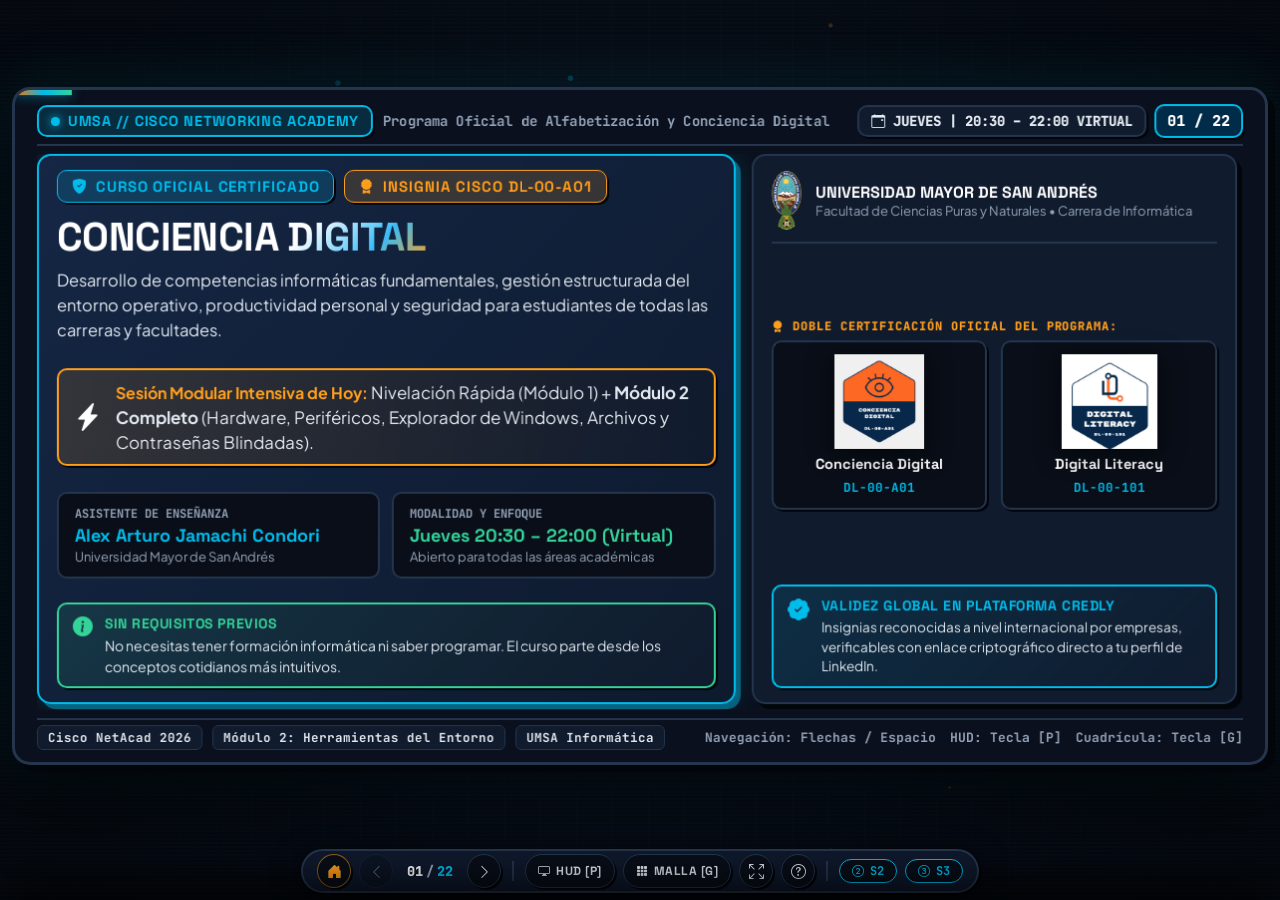
<file: Conciencia Digital/index.html>
<!DOCTYPE html>
<html lang="es">
<head>
  <meta charset="UTF-8">
  <meta name="viewport" content="width=device-width, initial-scale=1.0">
  <title>Conciencia Digital // UMSA & Cisco Networking Academy</title>

  <!-- Google Fonts: Space Grotesk, Plus Jakarta Sans, JetBrains Mono -->
  <link rel="preconnect" href="https://fonts.googleapis.com">
  <link rel="preconnect" href="https://fonts.gstatic.com" crossorigin>
  <link href="https://fonts.googleapis.com/css2?family=JetBrains+Mono:wght@400;500;600;700;800&family=Plus+Jakarta+Sans:wght@400;500;600;700;800&family=Space+Grotesk:wght@500;600;700;800&display=swap" rel="stylesheet">

  <!-- Bootstrap Icons CDN (100% Vector Icons) -->
  <link rel="stylesheet" href="https://cdn.jsdelivr.net/npm/bootstrap-icons@1.11.3/font/bootstrap-icons.min.css">

  <!-- Stylesheets -->
  <link rel="stylesheet" href="css/tokens.css">
  <link rel="stylesheet" href="css/slides-base.css">
  <link rel="stylesheet" href="css/slides-bento.css">
  <link rel="stylesheet" href="css/presenter-hud.css">
</head>
<body>

  <!-- Ambient Dynamic Canvas Background -->
  <canvas id="ambient-canvas"></canvas>

  <!-- Tactical Vignette Overlay -->
  <div class="viewport-overlay"></div>

  <!-- Primary Presentation Viewport -->
  <div class="slides-viewport">

    <!-- Scaled Stage Container -->
    <div class="stage-container" id="stageContainer">
      <div class="slide-stage" id="slideStage">

        <!-- Slide Progress Bar -->
        <div class="slide-progress" id="slideProgress" style="width: 4.5%;"></div>
        <!-- Transition Flash Overlay -->
        <div class="transition-flash"></div>

        <!-- ================================================================= -->
        <!-- SLIDE 01: PORTADA INSTITUCIONAL                                   -->
        <!-- ================================================================= -->
        <div class="slide-view is-active" data-index="0" data-title="Portada Institucional // Conciencia Digital" data-desc="UMSA Cisco Networking Academy • Jueves 20:30 - 22:00 Virtual" data-notes="Bienvenida institucional a todos los participantes. Explicar calurosamente que este curso NO requiere conocimientos previos de informática ni ser programador: está especialmente diseñado para estudiantes de todas las facultades y áreas. Destacar el respaldo conjunto de la UMSA y Cisco Networking Academy. Presentar los objetivos de la clase de hoy: introducción y nivelación de conceptos clave + avance integral del Módulo 2 para estar listos para la evaluación final y obtener las insignias oficiales DL-00-A01 y DL-00-101.">
          <header class="slide-header">
            <div class="header-left">
              <span class="header-badge">
                <span class="status-pip"></span>
                UMSA // CISCO NETWORKING ACADEMY
              </span>
              <span class="header-context">Programa Oficial de Alfabetización y Conciencia Digital</span>
            </div>
            <div class="header-right">
              <span class="header-telemetry"><i class="bi bi-calendar-event"></i> JUEVES | 20:30 – 22:00 VIRTUAL</span>
              <span class="slide-index-pill">01 / 22</span>
            </div>
          </header>

          <div class="slide-body">
            <div class="bento-sidebar-layout">
              <!-- Columna izquierda: Información Principal Enriquecida -->
              <div class="bento-card card-featured">
                <div style="display: flex; flex-direction: column; gap: 8px;">
                  <div style="display: flex; gap: 10px;">
                    <span class="feat-pill"><i class="bi bi-shield-fill-check"></i> CURSO OFICIAL CERTIFICADO</span>
                    <span class="feat-pill feat-pill-orange"><i class="bi bi-award-fill"></i> INSIGNIA CISCO DL-00-A01</span>
                  </div>
                  <h1 class="slide-title-hero" style="font-size: 40px; margin-top: 4px;">
                    CONCIENCIA <span class="gradient-text">DIGITAL</span>
                  </h1>
                  <p style="font-size: 16.5px; color: var(--text-body); line-height: 1.5;">
                    Desarrollo de competencias informáticas fundamentales, gestión estructurada del entorno operativo, productividad personal y seguridad para estudiantes de todas las carreras y facultades.
                  </p>
                </div>

                <div class="stat-banner banner-orange">
                  <span class="stat-num" style="font-size: 28px;"><i class="bi bi-lightning-charge-fill"></i></span>
                  <div class="stat-desc">
                    <strong style="color:var(--cisco-gold); font-size:16px;">Sesión Modular Intensiva de Hoy:</strong> Nivelación Rápida (Módulo 1) + <strong>Módulo 2 Completo</strong> (Hardware, Periféricos, Explorador de Windows, Archivos y Contraseñas Blindadas).
                  </div>
                </div>

                <div style="display: grid; grid-template-columns: 1fr 1fr; gap: 12px;">
                  <div style="background: var(--bg-nested); border: 2px solid var(--border-color); border-radius: var(--radius-sm); padding: 12px 16px;">
                    <div style="font-family: var(--font-mono); font-size: 12px; color: var(--text-muted); text-transform: uppercase; font-weight: 700;">Asistente de Enseñanza</div>
                    <div style="font-family: var(--font-display); font-size: 18px; font-weight: 800; color: var(--cisco-cyan); margin-top: 2px;">Alex Arturo Jamachi Condori</div>
                    <div style="font-size: 13px; color: var(--text-muted); margin-top: 2px;">Universidad Mayor de San Andrés</div>
                  </div>
                  <div style="background: var(--bg-nested); border: 2px solid var(--border-color); border-radius: var(--radius-sm); padding: 12px 16px;">
                    <div style="font-family: var(--font-mono); font-size: 12px; color: var(--text-muted); text-transform: uppercase; font-weight: 700;">Modalidad y Enfoque</div>
                    <div style="font-family: var(--font-display); font-size: 18px; font-weight: 800; color: var(--pop-mint); margin-top: 2px;">Jueves 20:30 – 22:00 (Virtual)</div>
                    <div style="font-size: 13px; color: var(--text-muted); margin-top: 2px;">Abierto para todas las áreas académicas</div>
                  </div>
                </div>

                <div class="exam-callout callout-mint" style="padding: 10px 14px;">
                  <i class="bi bi-info-circle-fill exam-callout-icon" style="color: var(--pop-mint); font-size: 20px;"></i>
                  <div class="exam-callout-content">
                    <div class="exam-callout-title" style="color: var(--pop-mint); font-size: 14px;">Sin Requisitos Previos</div>
                    <div class="exam-callout-text" style="font-size: 14px;">No necesitas tener formación informática ni saber programar. El curso parte desde los conceptos cotidianos más intuitivos.</div>
                  </div>
                </div>
              </div>

              <!-- Columna derecha: Insignias y Respaldo Institucional -->
              <div class="bento-card" style="text-align: center;">
                <div style="display: flex; align-items: center; gap: 14px; width: 100%; border-bottom: 2.5px solid var(--border-color); padding-bottom: 12px;">
                  <img src="assets/umsa-logo.png" alt="Escudo UMSA" style="height: 60px; object-fit: contain;">
                  <div style="text-align: left;">
                    <div style="font-family: var(--font-display); font-size: 16px; font-weight: 800; color: #FFFFFF;">UNIVERSIDAD MAYOR DE SAN ANDRÉS</div>
                    <div style="font-size: 13px; color: var(--text-muted);">Facultad de Ciencias Puras y Naturales • Carrera de Informática</div>
                  </div>
                </div>

                <!-- Insignias Oficiales en Showcase Destacado -->
                <div style="display: flex; flex-direction: column; gap: 6px; width: 100%;">
                  <div style="font-family: var(--font-mono); font-size: 12px; color: var(--cisco-gold); text-transform: uppercase; font-weight: 800; letter-spacing: 0.08em; text-align: left;">
                    <i class="bi bi-award-fill"></i> Doble Certificación Oficial del Programa:
                  </div>
                  <div class="badge-showcase">
                    <div class="badge-item">
                      <img src="assets/badge-conciencia-digital.png" alt="Insignia Conciencia Digital" class="badge-img" style="height: 95px;">
                      <div class="badge-name" style="font-size: 14.5px;">Conciencia Digital</div>
                      <div class="badge-code" style="font-size: 12.5px;">DL-00-A01</div>
                    </div>
                    <div class="badge-item">
                      <img src="assets/badge-digital-literacy.png" alt="Insignia Digital Literacy" class="badge-img" style="height: 95px;">
                      <div class="badge-name" style="font-size: 14.5px;">Digital Literacy</div>
                      <div class="badge-code" style="font-size: 12.5px;">DL-00-101</div>
                    </div>
                  </div>
                </div>

                <div class="exam-callout" style="padding: 10px 14px;">
                  <i class="bi bi-patch-check-fill exam-callout-icon" style="color: var(--cisco-cyan); font-size: 22px;"></i>
                  <div class="exam-callout-content" style="text-align: left;">
                    <div class="exam-callout-title" style="color: var(--cisco-cyan); font-size: 14px;">Validez Global en Plataforma Credly</div>
                    <div class="exam-callout-text" style="font-size: 13.5px;">Insignias reconocidas a nivel internacional por empresas, verificables con enlace criptográfico directo a tu perfil de LinkedIn.</div>
                  </div>
                </div>
              </div>
            </div>
          </div>

          <footer class="slide-footer">
            <div class="footer-tags">
              <span class="footer-chip">Cisco NetAcad 2026</span>
              <span class="footer-chip">Módulo 2: Herramientas del Entorno</span>
              <span class="footer-chip">UMSA Informática</span>
            </div>
            <div class="footer-meta">
              <span>Navegación: Flechas / Espacio</span>
              <span>HUD: Tecla [P]</span>
              <span>Cuadrícula: Tecla [G]</span>
            </div>
          </footer>
        </div>

        <!-- ================================================================= -->
        <!-- SLIDE 02: HOJA DE RUTA Y CERTIFICACIÓN OFICIAL                     -->
        <!-- ================================================================= -->
        <div class="slide-view" data-index="1" data-title="Hoja de Ruta // De Principiante a Certificado Cisco" data-desc="Estructura del programa y plan de clase para hoy" data-notes="Explicar a los estudiantes el camino para lograr la certificación. Muchos estudiantes sienten temor de los exámenes: tranquilizarlos aclarando que en cada clase resolvemos preguntas idénticas a las del examen. El curso tiene 6 módulos en total. Hoy consolidamos la nivelación del Módulo 1 y abarcamos todo el Módulo 2. Al terminar el Módulo 2 y sus quizzes, estarán al 33% del camino para reclamar su insignia oficial en Credly.">
          <header class="slide-header">
            <div class="header-left">
              <span class="header-badge badge-orange">
                <span class="status-pip pip-orange"></span>
                PLAN FORMATIVO
              </span>
              <span class="header-context">Estructura del Programa de 6 Módulos y Metodología de Acreditación</span>
            </div>
            <div class="header-right">
              <span class="header-telemetry"><i class="bi bi-compass"></i> RUTA OFICIAL</span>
              <span class="slide-index-pill">02 / 22</span>
            </div>
          </header>

          <div class="slide-body">
            <div class="bento-sidebar-layout">
              <!-- Columna izquierda: Los 6 Módulos del Curso -->
              <div class="bento-card card-orange">
                <div style="display:flex; flex-direction:column; gap:6px;">
                  <div style="display:flex; gap:8px;">
                    <span class="feat-pill feat-pill-orange"><i class="bi bi-signpost-2-fill"></i> PROGRAMA INTEGRAL CISCO</span>
                    <span class="feat-pill"><i class="bi bi-mortarboard-fill"></i> 6 MÓDULOS EVALUATIVOS</span>
                  </div>
                  <h2 style="font-family:var(--font-display); font-size:24px; color:#FFFFFF; margin-top:2px;">
                    Ruta de Aprendizaje hacia la Certificación
                  </h2>
                  <p style="font-size:15px; color:var(--text-body); line-height:1.45;">
                    Un camino pedagógico progresivo diseñado por Cisco para desarrollar habilidades digitales desde cero hasta nivel profesional.
                  </p>
                </div>

                <div style="display: grid; grid-template-columns: 1fr 1fr; gap: 8px;">
                  <div class="process-step" style="padding: 8px 12px;">
                    <span class="process-num" style="width:28px; height:28px; font-size:12px;">01</span>
                    <div class="process-text" style="font-size:13.5px;"><strong>Conceptos Digitales:</strong> Nivelación de hardware, SO y navegadores.</div>
                  </div>
                  <div class="process-step" style="padding: 8px 12px; border-color: var(--cisco-gold); background: rgba(255,158,27,0.14);">
                    <span class="process-num orange" style="width:28px; height:28px; font-size:12px;">02</span>
                    <div class="process-text" style="font-size:13.5px;"><strong style="color:var(--cisco-gold);">¡SESIÓN DE HOY EN VIVO!</strong> Hardware, Archivos y Claves.</div>
                  </div>
                  <div class="process-step" style="padding: 8px 12px;">
                    <span class="process-num" style="width:28px; height:28px; font-size:12px;">03</span>
                    <div class="process-text" style="font-size:13.5px;"><strong>Redes e Internet:</strong> Routers, Wi-Fi, DNS y navegación segura.</div>
                  </div>
                  <div class="process-step" style="padding: 8px 12px;">
                    <span class="process-num" style="width:28px; height:28px; font-size:12px;">04</span>
                    <div class="process-text" style="font-size:13.5px;"><strong>Nube y Ofimática:</strong> Google Workspace y trabajo colaborativo.</div>
                  </div>
                  <div class="process-step" style="padding: 8px 12px;">
                    <span class="process-num" style="width:28px; height:28px; font-size:12px;">05</span>
                    <div class="process-text" style="font-size:13.5px;"><strong>Ciberseguridad:</strong> Detección de malware y protección de identidad.</div>
                  </div>
                  <div class="process-step" style="padding: 8px 12px;">
                    <span class="process-num" style="width:28px; height:28px; font-size:12px;">06</span>
                    <div class="process-text" style="font-size:13.5px;"><strong>Inteligencia Artificial:</strong> Herramientas modernas y futuro del trabajo.</div>
                  </div>
                </div>

                <div class="stat-banner banner-orange" style="padding: 9px 14px;">
                  <span class="stat-num" style="font-size: 22px;"><i class="bi bi-clock-history"></i></span>
                  <div class="stat-desc" style="font-size: 14.5px;">
                    <strong>Estructura de la Clase de Hoy (90 minutos):</strong> 15 min de Nivelación rápida + 65 min de Avance interactivo Módulo 2 + 10 min de Checkpoints de Examen en Vivo.
                  </div>
                </div>

                <div class="exam-callout callout-mint" style="padding: 9px 14px;">
                  <i class="bi bi-award-fill exam-callout-icon" style="color:var(--pop-mint); font-size:20px;"></i>
                  <div class="exam-callout-content">
                    <div class="exam-callout-title" style="color:var(--pop-mint); font-size:13.5px;">Meta de la Jornada: 33% del Programa Completado</div>
                    <div class="exam-callout-text" style="font-size:13.5px;">Al terminar esta sesión y tus actividades en el campus NetAcad, habrás cubierto un tercio del recorrido hacia tu insignia oficial.</div>
                  </div>
                </div>
              </div>

              <!-- Columna derecha: Requisitos de Aprobación -->
              <div class="bento-card card-featured">
                <div>
                  <span class="card-label"><i class="bi bi-check2-circle"></i> Sistema de Acreditación Oficial Cisco</span>
                  <div class="process-pipeline" style="gap: 8px; margin-top: 6px;">
                    <div class="process-step">
                      <i class="bi bi-ui-checks process-num" style="width:32px; height:32px; font-size:16px;"></i>
                      <div class="process-text" style="font-size: 14px;">
                        <strong>1. Cuestionarios por Módulo:</strong> Quizzes breves en la plataforma NetAcad con <em>intentos ilimitados</em> para fijar conocimientos a tu propio ritmo.
                      </div>
                    </div>
                    <div class="process-step">
                      <i class="bi bi-trophy-fill process-num" style="width:32px; height:32px; font-size:16px;"></i>
                      <div class="process-text" style="font-size: 14px;">
                        <strong>2. Evaluación Final Integradora:</strong> Examen oficial en línea con nota mínima de aprobación de 70% a 80%, con posibilidad de reintento asistido.
                      </div>
                    </div>
                    <div class="process-step">
                      <i class="bi bi-patch-check-fill process-num" style="width:32px; height:32px; font-size:16px;"></i>
                      <div class="process-text" style="font-size: 14px;">
                        <strong>3. Emisión Instantánea en Credly:</strong> La acreditación digital se genera de forma automática al completar las actividades requeridas.
                      </div>
                    </div>
                  </div>
                </div>

                <div style="background:var(--bg-nested); border:2px solid var(--border-color); border-radius:var(--radius-sm); padding:10px 14px; font-size:13.5px; line-height:1.45; color:var(--text-body);">
                  <strong style="color:var(--cisco-cyan);"><i class="bi bi-people-fill"></i> Clases 100% Interactivas y Prácticas:</strong><br>
                  No te preocupes por exámenes teóricos sorpresa. En cada sesión resolvemos checkpoints con las mismas preguntas de la evaluación oficial para asegurar tu 100%.
                </div>

                <div class="exam-callout callout-orange" style="padding: 9px 14px;">
                  <i class="bi bi-shield-check exam-callout-icon" style="color:var(--cisco-gold); font-size:20px;"></i>
                  <div class="exam-callout-content">
                    <div class="exam-callout-title" style="color:var(--cisco-gold); font-size:13.5px;">Respaldo Institucional UMSA</div>
                    <div class="exam-callout-text" style="font-size:13px;">Doble valor: Certificado oficial de la Universidad Mayor de San Andrés y Credencial Digital verificable emitida por Cisco Systems.</div>
                  </div>
                </div>
              </div>
            </div>
          </div>

          <footer class="slide-footer">
            <div class="footer-tags">
              <span class="footer-chip">Ruta de Certificación</span>
              <span class="footer-chip">NetAcad Learning Path</span>
              <span class="footer-chip">Cisco Credly</span>
            </div>
            <div class="footer-meta">
              <span>Siguiente: Nivelación Rápida &rarr;</span>
            </div>
          </footer>
        </div>

        <!-- ================================================================= -->
        <!-- SLIDE 03: NIVELACIÓN - LA TRILOGÍA DEL ENTORNO DIGITAL            -->
        <!-- ================================================================= -->
        <div class="slide-view" data-index="2" data-title="Nivelación // La Trilogía del Entorno Digital" data-desc="Fundamentos de computación: SO, Navegador y Aplicaciones" data-notes="Breve repaso de nivelación del Módulo 1. Aclarar la confusión común entre Navegador y Buscador (Google Chrome es el navegador; Google.com es el buscador). Explicar que el Sistema Operativo es como el cimiento de una casa, el navegador es la puerta hacia el mundo exterior, y las aplicaciones son los muebles y herramientas con las que trabajamos a diario.">
          <header class="slide-header">
            <div class="header-left">
              <span class="header-badge badge-mint">
                <span class="status-pip pip-mint"></span>
                NIVELACIÓN RÁPIDA // MÓDULO 1
              </span>
              <span class="header-context">Los Tres Pilares que Componen Todo Equipo Informático Moderno</span>
            </div>
            <div class="header-right">
              <span class="header-telemetry"><i class="bi bi-layers-fill"></i> BASE DIGITAL</span>
              <span class="slide-index-pill">03 / 22</span>
            </div>
          </header>

          <div class="slide-body">
            <div class="bento-3col">
              <!-- Pilar 1: Sistema Operativo -->
              <div class="bento-card card-featured">
                <div>
                  <span class="feat-pill"><i class="bi bi-cpu-fill"></i> BASE ESTRUCTURAL</span>
                  <h3 style="font-family: var(--font-display); font-size: 22px; color: #FFFFFF; margin-top: 6px; margin-bottom: 4px;">
                    1. Sistema Operativo (SO)
                  </h3>
                  <p style="font-size: 15px; color: var(--text-body); line-height: 1.45; margin-bottom: 8px;">
                    Es la columna vertebral que administra y comunica los componentes físicos (CPU, RAM, discos) con el software.
                  </p>

                  <div style="background:var(--bg-nested); border:1.5px solid var(--border-color); border-radius:var(--radius-sm); padding:8px 12px; font-size:13.5px; color:var(--text-body); display:flex; flex-direction:column; gap:4px; margin-bottom:6px;">
                    <div><i class="bi bi-check2-circle" style="color:var(--cisco-cyan);"></i> Administra procesador y memoria RAM</div>
                    <div><i class="bi bi-check2-circle" style="color:var(--cisco-cyan);"></i> Organiza el sistema de carpetas</div>
                    <div><i class="bi bi-check2-circle" style="color:var(--cisco-cyan);"></i> Provee la interfaz gráfica (ventanas)</div>
                  </div>

                  <div class="analogy-box" style="margin-top: 4px; padding: 10px 14px;">
                    <i class="bi bi-buildings-fill analogy-icon" style="font-size:22px;"></i>
                    <div class="analogy-content">
                      <div class="analogy-title" style="font-size:13.5px;">Analogía Cotidiana:</div>
                      <div class="analogy-text" style="font-size:13.5px;">Es como los <strong>cimientos y pilares</strong> de un edificio: sin él nada puede sostenerse.</div>
                    </div>
                  </div>
                </div>

                <div>
                  <div class="stat-banner" style="padding: 7px 12px; margin-bottom:6px;">
                    <span style="font-family: var(--font-mono); font-size: 13px; color: var(--cisco-cyan);"><i class="bi bi-laptop"></i> Windows, Android, macOS, Linux</span>
                  </div>
                  <div class="exam-callout callout-mint" style="padding: 7px 12px;">
                    <i class="bi bi-patch-check-fill exam-callout-icon" style="color:var(--pop-mint); font-size:16px;"></i>
                    <div class="exam-callout-content">
                      <div class="exam-callout-text" style="font-size:12.5px;"><strong>Examen Cisco:</strong> El SO administra el hardware y memoria &rarr; <em>Verdadero</em>.</div>
                    </div>
                  </div>
                </div>
              </div>

              <!-- Pilar 2: El Navegador Web -->
              <div class="bento-card card-orange">
                <div>
                  <span class="feat-pill feat-pill-orange"><i class="bi bi-globe2"></i> ACCESO A LA RED</span>
                  <h3 style="font-family: var(--font-display); font-size: 22px; color: #FFFFFF; margin-top: 6px; margin-bottom: 4px;">
                    2. El Navegador Web
                  </h3>
                  <p style="font-size: 15px; color: var(--text-body); line-height: 1.45; margin-bottom: 8px;">
                    Software especializado que traduce el código de Internet en páginas interactivas, videos y servicios en la nube.
                  </p>

                  <div style="background:var(--bg-nested); border:1.5px solid var(--border-color); border-radius:var(--radius-sm); padding:8px 12px; font-size:13.5px; color:var(--text-body); display:flex; flex-direction:column; gap:4px; margin-bottom:6px;">
                    <div><i class="bi bi-check2-circle" style="color:var(--cisco-gold);"></i> Renderiza páginas web y multimedia</div>
                    <div><i class="bi bi-check2-circle" style="color:var(--cisco-gold);"></i> Navegación cifrada y segura HTTPS</div>
                    <div><i class="bi bi-check2-circle" style="color:var(--cisco-gold);"></i> Guarda contraseñas y marcadores</div>
                  </div>

                  <div class="analogy-box" style="margin-top: 4px; padding: 10px 14px;">
                    <i class="bi bi-door-open-fill analogy-icon" style="font-size:22px;"></i>
                    <div class="analogy-content">
                      <div class="analogy-title" style="font-size:13.5px;">Analogía Cotidiana:</div>
                      <div class="analogy-text" style="font-size:13.5px;">Es la <strong>puerta y ventana al exterior</strong>: te permite salir a la autopista de Internet.</div>
                    </div>
                  </div>
                </div>

                <div>
                  <div class="stat-banner banner-orange" style="padding: 7px 12px; margin-bottom:6px;">
                    <span style="font-family: var(--font-mono); font-size: 13px; color: var(--cisco-gold);"><i class="bi bi-compass"></i> Chrome, Edge, Firefox, Safari</span>
                  </div>
                  <div class="exam-callout callout-orange" style="padding: 7px 12px;">
                    <i class="bi bi-exclamation-circle-fill exam-callout-icon" style="color:var(--cisco-gold); font-size:16px;"></i>
                    <div class="exam-callout-content">
                      <div class="exam-callout-text" style="font-size:12.5px;"><strong>Diferencia Clave:</strong> Chrome es el navegador; Google.com es el buscador.</div>
                    </div>
                  </div>
                </div>
              </div>

              <!-- Pilar 3: Las Aplicaciones -->
              <div class="bento-card card-mint">
                <div>
                  <span class="feat-pill feat-pill-mint"><i class="bi bi-grid-3x3-gap-fill"></i> PRODUCTIVIDAD</span>
                  <h3 style="font-family: var(--font-display); font-size: 22px; color: #FFFFFF; margin-top: 6px; margin-bottom: 4px;">
                    3. Las Aplicaciones (Apps)
                  </h3>
                  <p style="font-size: 15px; color: var(--text-body); line-height: 1.45; margin-bottom: 8px;">
                    Herramientas diseñadas para que el usuario humano realice tareas concretas de estudio, redacción, cálculo o diseño.
                  </p>

                  <div style="background:var(--bg-nested); border:1.5px solid var(--border-color); border-radius:var(--radius-sm); padding:8px 12px; font-size:13.5px; color:var(--text-body); display:flex; flex-direction:column; gap:4px; margin-bottom:6px;">
                    <div><i class="bi bi-check2-circle" style="color:var(--pop-mint);"></i> Documentos: Word, Docs, Bloc de notas</div>
                    <div><i class="bi bi-check2-circle" style="color:var(--pop-mint);"></i> Videollamadas: Zoom, Meet, Teams</div>
                    <div><i class="bi bi-check2-circle" style="color:var(--pop-mint);"></i> Creatividad: Canva, Photoshop, Figma</div>
                  </div>

                  <div class="analogy-box" style="margin-top: 4px; padding: 10px 14px;">
                    <i class="bi bi-tools analogy-icon" style="color:var(--pop-mint); font-size:22px;"></i>
                    <div class="analogy-content">
                      <div class="analogy-title" style="color:var(--pop-mint); font-size:13.5px;">Analogía Cotidiana:</div>
                      <div class="analogy-text" style="font-size:13.5px;">Son las <strong>herramientas de tu caja de trabajo</strong>: eliges la específica para cada labor.</div>
                    </div>
                  </div>
                </div>

                <div>
                  <div class="stat-banner banner-mint" style="padding: 7px 12px; margin-bottom:6px;">
                    <span style="font-family: var(--font-mono); font-size: 13px; color: var(--pop-mint);"><i class="bi bi-briefcase-fill"></i> Office 365, Google Workspace, Zoom</span>
                  </div>
                  <div class="exam-callout callout-mint" style="padding: 7px 12px;">
                    <i class="bi bi-check-circle-fill exam-callout-icon" style="color:var(--pop-mint); font-size:16px;"></i>
                    <div class="exam-callout-content">
                      <div class="exam-callout-text" style="font-size:12.5px;"><strong>Rol Cisco:</strong> Las aplicaciones requieren del SO para acceder a la CPU y memoria.</div>
                    </div>
                  </div>
                </div>
              </div>
            </div>
          </div>

          <footer class="slide-footer">
            <div class="footer-tags">
              <span class="footer-chip">Arquitectura de Sistemas</span>
              <span class="footer-chip">Software de Base</span>
              <span class="footer-chip">Software Aplicativo</span>
            </div>
            <div class="footer-meta">
              <span>Siguiente: Evolución Web y Dominios Cisco &rarr;</span>
            </div>
          </footer>
        </div>

        <!-- ================================================================= -->
        <!-- SLIDE 04: EVOLUCIÓN WEB Y CLASIFICACIÓN CISCO                     -->
        <!-- ================================================================= -->
        <div class="slide-view" data-index="3" data-title="Evolución Web // De la Web 1.0 al IoT y Servicios" data-desc="Transformación histórica de Internet y taxonomía de sitios" data-notes="Recorrer la historia de la web: Web 1.0 era solo lectura estática. Web 2.0 introdujo interacción, redes sociales y blogs colaborativos. Web 3.0 e IoT conectan dispositivos inteligentes y servicios en la nube. Detallar la tabla de dominios evaluada por Cisco (.edu, .com, .gov, .org).">
          <header class="slide-header">
            <div class="header-left">
              <span class="header-badge badge-mint">
                <span class="status-pip pip-mint"></span>
                NIVELACIÓN RÁPIDA // MÓDULO 1
              </span>
              <span class="header-context">Evolución Histórica de la Red y Tipología de Sitios Web</span>
            </div>
            <div class="header-right">
              <span class="header-telemetry"><i class="bi bi-diagram-3-fill"></i> HISTORIA DE LA RED</span>
              <span class="slide-index-pill">04 / 22</span>
            </div>
          </header>

          <div class="slide-body">
            <div class="bento-2col">
              <!-- Línea del Tiempo de la Web -->
              <div class="bento-card">
                <div>
                  <span class="card-label"><i class="bi bi-clock-history"></i> Evolución de la Conectividad Mundial</span>
                  <div class="process-pipeline" style="margin-top: 6px; gap: 8px;">
                    <div class="process-step">
                      <span class="process-num">1.0</span>
                      <div class="process-text">
                        <strong>Años 1990 (Web 1.0): Solo Texto y Lectura Pasiva</strong><br>
                        Páginas estáticas similares a folletos o enciclopedias digitales. El usuario solo consumía datos sin posibilidad de comentar ni interactuar.
                      </div>
                    </div>
                    <div class="process-step" style="border-color:var(--cisco-gold); background:rgba(255,158,27,0.12);">
                      <span class="process-num orange">2.0</span>
                      <div class="process-text">
                        <strong style="color:var(--cisco-gold);">Años 2000 (Web 2.0): Interacción Social y Contenido de Usuario</strong><br>
                        Nacimiento de redes sociales, blogs, foros y wikis. Los internautas pasaron a ser creadores y editores de contenido multimedia.
                      </div>
                    </div>
                    <div class="process-step">
                      <span class="process-num" style="border-color: var(--pop-mint); color: var(--pop-mint);">3.0</span>
                      <div class="process-text">
                        <strong>Actualidad (Web 3.0 / IoT / Cloud): Servicios Conectados e IA</strong><br>
                        Computación en la nube, sincronización en tiempo real, Internet de las Cosas (IoT) y sistemas inteligentes omnipresentes.
                      </div>
                    </div>
                  </div>

                  <div class="analogy-box" style="margin-top: 8px; padding: 10px 14px;">
                    <i class="bi bi-newspaper analogy-icon" style="font-size:22px;"></i>
                    <div class="analogy-content">
                      <div class="analogy-title" style="font-size:13.5px;">El Gran Salto:</div>
                      <div class="analogy-text" style="font-size:13.5px;">De leer un periódico impreso en una vitrina (1.0) a participar activamente en un debate público global (2.0).</div>
                    </div>
                  </div>
                </div>

                <div class="exam-callout callout-mint" style="padding: 10px 14px;">
                  <i class="bi bi-lightbulb-fill exam-callout-icon" style="color:var(--pop-mint); font-size:20px;"></i>
                  <div class="exam-callout-content">
                    <div class="exam-callout-title" style="color:var(--pop-mint); font-size:14px;">Pregunta Clave de Examen Cisco:</div>
                    <div class="exam-callout-text" style="font-size:13.5px;">¿Qué característica define fundamentalmente a la Web 2.0 frente a la Web 1.0? <strong>La interacción bidireccional y la colaboración activa del usuario.</strong></div>
                  </div>
                </div>
              </div>

              <!-- Clasificación de Sitios Web según Cisco -->
              <div class="bento-card card-featured">
                <div>
                  <span class="card-label label-orange"><i class="bi bi-tags-fill"></i> Clasificación Cisco de Sitios Web</span>
                  <table class="cisco-table" style="margin-top: 6px;">
                    <thead>
                      <tr>
                        <th>Dominio</th>
                        <th>Propósito Oficial</th>
                        <th>Ejemplo Cotidiano</th>
                      </tr>
                    </thead>
                    <tbody>
                      <tr>
                        <td><code style="color:var(--cisco-cyan); font-weight:800;">.edu</code></td>
                        <td>Instituciones Educativas y Universidades</td>
                        <td><code>umsa.bo</code> / <code>harvard.edu</code></td>
                      </tr>
                      <tr>
                        <td><code style="color:var(--cisco-gold); font-weight:800;">.com</code></td>
                        <td>Empresas, Comercios y Servicios</td>
                        <td><code>cisco.com</code> / <code>amazon.com</code></td>
                      </tr>
                      <tr>
                        <td><code style="color:var(--pop-mint); font-weight:800;">.gov/.gob</code></td>
                        <td>Entidades Gubernamentales Oficiales</td>
                        <td><code>bolivia.gob.bo</code></td>
                      </tr>
                      <tr>
                        <td><code style="color:var(--pop-purple); font-weight:800;">.org</code></td>
                        <td>Organizaciones No Gubernamentales / Sin Fines de Lucro</td>
                        <td><code>wikipedia.org</code> / <code>unicef.org</code></td>
                      </tr>
                    </tbody>
                  </table>

                  <div style="background:var(--bg-nested); border:2px solid var(--border-color); border-radius:var(--radius-sm); padding:10px 14px; margin-top:8px; font-size:13.5px; line-height:1.45; color:var(--text-body);">
                    <strong style="color:var(--cisco-gold);"><i class="bi bi-search"></i> Criterios de Confiabilidad Web de Cisco:</strong><br>
                    Verifica siempre quién es el autor, la fecha de actualización y si la página cita fuentes institucionales antes de citarla en tus trabajos.
                  </div>
                </div>

                <div class="exam-callout callout-orange" style="padding: 10px 14px;">
                  <i class="bi bi-shield-check exam-callout-icon" style="color:var(--cisco-gold); font-size:20px;"></i>
                  <div class="exam-callout-content">
                    <div class="exam-callout-title" style="color:var(--cisco-gold); font-size:14px;">Criterio de Evaluación Académica:</div>
                    <div class="exam-callout-text" style="font-size:13.5px;">Para investigaciones académicas serias, Cisco exige contrastar información en dominios <code>.edu</code> o <code>.gov</code> y desconfiar de blogs comerciales sin autor identificado.</div>
                  </div>
                </div>
              </div>
            </div>
          </div>

          <footer class="slide-footer">
            <div class="footer-tags">
              <span class="footer-chip">Web 1.0 vs 2.0</span>
              <span class="footer-chip">Dominios de Nivel Superior (TLD)</span>
              <span class="footer-chip">Cisco NetAcad Module 1</span>
            </div>
            <div class="footer-meta">
              <span>Siguiente: Módulo 2.0 El Hardware &rarr;</span>
            </div>
          </footer>
        </div>

        <!-- ================================================================= -->
        <!-- SLIDE 05: MÓDULO 2.0 - EL HARDWARE: ESCRITORIO VS PORTÁTIL        -->
        <!-- ================================================================= -->
        <div class="slide-view" data-index="4" data-title="Módulo 2.0 // El Hardware: Escritorio vs Portátil" data-desc="Diferencias arquitectónicas, ergonomía y componentes" data-notes="Arrancamos oficialmente el Módulo 2.0 Todo lo que necesitarás. Comparar las computadoras de escritorio (desktops) con las computadoras portátiles (laptops). Enfatizar que la desktop requiere periféricos externos por separado, mientras que la laptop integra pantalla, teclado, panel táctil (touchpad), micrófono y cámara en un solo chasis transportable. Enfatizar el consejo ergonómico de Cisco: usar mouse y teclado externos con laptops para evitar dolores de espalda y cuello.">
          <header class="slide-header">
            <div class="header-left">
              <span class="header-badge">
                <span class="status-pip"></span>
                MÓDULO 2.0 // HARDWARE ESENCIAL
              </span>
              <span class="header-context">Comparativa Estructural: Computadoras de Escritorio vs Portátiles</span>
            </div>
            <div class="header-right">
              <span class="header-telemetry"><i class="bi bi-pc-display-horizontal"></i> EQUIPAMIENTO</span>
              <span class="slide-index-pill">05 / 22</span>
            </div>
          </header>

          <div class="slide-body">
            <div class="bento-2col">
              <!-- Computadora de Escritorio -->
              <div class="bento-card">
                <div>
                  <span class="feat-pill"><i class="bi bi-pc-display"></i> ESTACIÓN FIJA DE TRABAJO</span>
                  <h3 style="font-family: var(--font-display); font-size: 23px; color: #FFFFFF; margin-top: 6px; margin-bottom: 4px;">
                    Computadora de Escritorio (Desktop)
                  </h3>
                  <p style="font-size: 15px; color: var(--text-body); line-height: 1.45; margin-bottom: 8px;">
                    Diseñada para operar en una ubicación fija. Requiere periféricos externos conectados por cable o receptor para ingresar y proyectar datos.
                  </p>
                  <div class="process-pipeline" style="gap:7px;">
                    <div class="process-step" style="padding:8px 12px;">
                      <span class="process-num">01</span>
                      <div class="process-text"><strong>Mayor potencia y refrigeración:</strong> Componentes internos modulares fácilmente ampliables (RAM, tarjeta de video, almacenamiento).</div>
                    </div>
                    <div class="process-step" style="padding:8px 12px;">
                      <span class="process-num">02</span>
                      <div class="process-text"><strong>Alimentación eléctrica continua de CA:</strong> Conectada siempre a la toma de pared; no posee batería propia.</div>
                    </div>
                    <div class="process-step" style="padding:8px 12px;">
                      <span class="process-num">03</span>
                      <div class="process-text"><strong>Configuración multipantalla:</strong> Permite conectar varios monitores grandes para diseño, ingeniería o análisis.</div>
                    </div>
                  </div>

                  <div style="background:var(--bg-nested); border:1.5px solid var(--border-color); border-radius:var(--radius-sm); padding:8px 12px; margin-top:8px; font-size:13px; color:var(--text-muted);">
                    <strong style="color:var(--cisco-cyan);">Partes Esenciales:</strong> Torre/Gabinete con CPU y fuente, monitor externo, teclado USB y ratón independiente.
                  </div>
                </div>

                <div class="exam-callout" style="padding: 10px 14px;">
                  <i class="bi bi-exclamation-triangle-fill exam-callout-icon" style="color:var(--cisco-cyan); font-size:20px;"></i>
                  <div class="exam-callout-content">
                    <div class="exam-callout-title" style="color:var(--cisco-cyan); font-size:13.5px;">Característica Evaluada por Cisco:</div>
                    <div class="exam-callout-text" style="font-size:13px;">Si falla un teclado o monitor en una desktop, se reemplaza la pieza en segundos sin necesidad de cambiar la computadora entera.</div>
                  </div>
                </div>
              </div>

              <!-- Computadora Portátil (Laptop) -->
              <div class="bento-card card-orange">
                <div>
                  <span class="feat-pill feat-pill-orange"><i class="bi bi-laptop"></i> SOLUCIÓN TODO-EN-UNO</span>
                  <h3 style="font-family: var(--font-display); font-size: 23px; color: #FFFFFF; margin-top: 6px; margin-bottom: 4px;">
                    Computadora Portátil (Laptop)
                  </h3>
                  <p style="font-size: 15px; color: var(--text-body); line-height: 1.45; margin-bottom: 8px;">
                    Viene equipada de fábrica con todos los elementos indispensables integrados en un chasis compacto, liviano y transportable.
                  </p>
                  <div class="process-pipeline" style="gap:7px;">
                    <div class="process-step" style="padding:8px 12px;">
                      <span class="process-num orange">01</span>
                      <div class="process-text"><strong>Componentes Integrados:</strong> Pantalla, teclado, bocinas, micrófono, cámara web y <em>panel táctil (touchpad)</em>.</div>
                    </div>
                    <div class="process-step" style="padding:8px 12px;">
                      <span class="process-num orange">02</span>
                      <div class="process-text"><strong>Batería interna recargable:</strong> Permite varias horas de autonomía para estudiar o trabajar en aulas y viajes sin cables.</div>
                    </div>
                    <div class="process-step" style="padding:8px 12px;">
                      <span class="process-num orange">03</span>
                      <div class="process-text"><strong>Conectividad Ampliable:</strong> Puedes añadirle ratón, teclado externo y pantallas adicionales vía puertos USB y HDMI.</div>
                    </div>
                  </div>

                  <div style="background:var(--bg-nested); border:1.5px solid var(--border-color); border-radius:var(--radius-sm); padding:8px 12px; margin-top:8px; font-size:13px; color:var(--text-muted);">
                    <strong style="color:var(--cisco-gold);">Panel Táctil (Touchpad):</strong> Superficie plana sensible al tacto que sustituye al ratón mediante gestos y toques con los dedos.
                  </div>
                </div>

                <div class="exam-callout callout-orange" style="padding: 10px 14px;">
                  <i class="bi bi-heart-pulse-fill exam-callout-icon" style="color:var(--cisco-gold); font-size:20px;"></i>
                  <div class="exam-callout-content">
                    <div class="exam-callout-title" style="color:var(--cisco-gold); font-size:13.5px;">Consejo Ergonómico Oficial Cisco:</div>
                    <div class="exam-callout-text" style="font-size:13px;">Trabajar encorvado sobre una laptop genera fatiga física. Eleva la pantalla a la <strong>altura de los ojos</strong> y utiliza un <strong>teclado y ratón externos</strong>.</div>
                  </div>
                </div>
              </div>
            </div>
          </div>

          <footer class="slide-footer">
            <div class="footer-tags">
              <span class="footer-chip">Desktop vs Laptop</span>
              <span class="footer-chip">Touchpad vs Ratón</span>
              <span class="footer-chip">Ergonomía Digital</span>
            </div>
            <div class="footer-meta">
              <span>Siguiente: Periféricos de Entrada y Salida &rarr;</span>
            </div>
          </footer>
        </div>

        <!-- ================================================================= -->
        <!-- SLIDE 06: PERIFÉRICOS DE ENTRADA (INPUT) VS SALIDA (OUTPUT)       -->
        <!-- ================================================================= -->
        <div class="slide-view" data-index="5" data-title="Periféricos // Dispositivos de Entrada (Input) vs Salida (Output)" data-desc="Clasificación de periféricos, híbridos y regla de flujo" data-notes="Uno de los temas más evaluados en los exámenes de Cisco NetAcad: clasificar periféricos según el flujo de datos. Explicar la mnemotecnia: ¿La información entra hacia la CPU? (Input: teclado, ratón, micrófono, webcam, lector de huellas). ¿La información sale de la CPU hacia mis sentidos? (Output: monitor, altavoces, auriculares, impresora, proyector). Mencionar las pantallas táctiles como dispositivos híbridos bidireccionales.">
          <header class="slide-header">
            <div class="header-left">
              <span class="header-badge">
                <span class="status-pip"></span>
                MÓDULO 2.0 // HARDWARE ESENCIAL
              </span>
              <span class="header-context">Clasificación Rigurosa según el Sentido del Flujo de Información</span>
            </div>
            <div class="header-right">
              <span class="header-telemetry"><i class="bi bi-arrow-left-right"></i> FLUJO DE DATOS</span>
              <span class="slide-index-pill">06 / 22</span>
            </div>
          </header>

          <div class="slide-body">
            <div class="bento-2col">
              <!-- Dispositivos de Entrada (Input) -->
              <div class="bento-card" style="border-color: var(--cisco-cyan);">
                <div>
                  <div style="display: flex; justify-content: space-between; align-items: center; margin-bottom: 4px;">
                    <span class="feat-pill"><i class="bi bi-box-arrow-in-down-right"></i> HACIA LA COMPUTADORA</span>
                    <span style="font-family: var(--font-mono); font-size: 14px; color: var(--cisco-cyan); font-weight: 800;">INPUT</span>
                  </div>
                  <h3 style="font-family: var(--font-display); font-size: 23px; color: #FFFFFF; margin-bottom: 4px;">
                    Dispositivos de Entrada (Input)
                  </h3>
                  <p style="font-size: 15px; color: var(--text-body); line-height: 1.45; margin-bottom: 8px;">
                    Permiten al usuario introducir instrucciones, texto, audios, movimientos y comandos hacia el procesador central del equipo.
                  </p>

                  <div style="display: grid; grid-template-columns: 1fr 1fr; gap: 7px;">
                    <div class="process-step" style="padding: 8px 12px;">
                      <i class="bi bi-keyboard-fill" style="font-size: 18px; color:var(--cisco-cyan);"></i>
                      <span style="font-size: 14px; font-weight:700;">Teclado (Texto)</span>
                    </div>
                    <div class="process-step" style="padding: 8px 12px;">
                      <i class="bi bi-mouse-fill" style="font-size: 18px; color:var(--cisco-cyan);"></i>
                      <span style="font-size: 14px; font-weight:700;">Ratón / Mouse (Puntero)</span>
                    </div>
                    <div class="process-step" style="padding: 8px 12px;">
                      <i class="bi bi-mic-fill" style="font-size: 18px; color:var(--cisco-cyan);"></i>
                      <span style="font-size: 14px; font-weight:700;">Micrófono (Voz)</span>
                    </div>
                    <div class="process-step" style="padding: 8px 12px;">
                      <i class="bi bi-camera-video-fill" style="font-size: 18px; color:var(--cisco-cyan);"></i>
                      <span style="font-size: 14px; font-weight:700;">Cámara Web (Video)</span>
                    </div>
                    <div class="process-step" style="padding: 8px 12px;">
                      <i class="bi bi-fingerprint" style="font-size: 18px; color:var(--cisco-cyan);"></i>
                      <span style="font-size: 14px; font-weight:700;">Lector de Huella</span>
                    </div>
                    <div class="process-step" style="padding: 8px 12px;">
                      <i class="bi bi-cursor-fill" style="font-size: 18px; color:var(--cisco-cyan);"></i>
                      <span style="font-size: 14px; font-weight:700;">Touchpad (Táctil)</span>
                    </div>
                  </div>

                  <div style="background:var(--bg-nested); border:1.5px solid var(--border-color); border-radius:var(--radius-sm); padding:8px 12px; margin-top:8px; font-size:13px; color:var(--text-muted);">
                    <strong style="color:var(--cisco-cyan);">Conversión Binaria:</strong> Cada tecla o movimiento se convierte instantáneamente en combinaciones de ceros y unos para la CPU.
                  </div>
                </div>

                <div class="exam-callout" style="padding: 10px 14px;">
                  <i class="bi bi-check-circle-fill exam-callout-icon" style="color:var(--cisco-cyan); font-size:20px;"></i>
                  <div class="exam-callout-content">
                    <div class="exam-callout-title" style="color:var(--cisco-cyan); font-size:13.5px;">Regla Mnemotécnica Cisco:</div>
                    <div class="exam-callout-text" style="font-size:13px;">Si el periférico envía datos desde tus manos o voz hacia el sistema operativo, es 100% de <strong>Entrada</strong>.</div>
                  </div>
                </div>
              </div>

              <!-- Dispositivos de Salida (Output) -->
              <div class="bento-card card-orange">
                <div>
                  <div style="display: flex; justify-content: space-between; align-items: center; margin-bottom: 4px;">
                    <span class="feat-pill feat-pill-orange"><i class="bi bi-box-arrow-up-right"></i> HACIA EL USUARIO</span>
                    <span style="font-family: var(--font-mono); font-size: 14px; color: var(--cisco-gold); font-weight: 800;">OUTPUT</span>
                  </div>
                  <h3 style="font-family: var(--font-display); font-size: 23px; color: #FFFFFF; margin-bottom: 4px;">
                    Dispositivos de Salida (Output)
                  </h3>
                  <p style="font-size: 15px; color: var(--text-body); line-height: 1.45; margin-bottom: 8px;">
                    Transmiten, proyectan, reproducen o imprimen la <strong>información ya procesada</strong> para que los sentidos humanos la perciban.
                  </p>

                  <div style="display: grid; grid-template-columns: 1fr 1fr; gap: 7px;">
                    <div class="process-step" style="padding: 8px 12px; border-color: rgba(255, 158, 27, 0.4);">
                      <i class="bi bi-display-fill" style="font-size: 18px; color:var(--cisco-gold);"></i>
                      <span style="font-size: 14px; font-weight:700;">Monitor / Pantalla</span>
                    </div>
                    <div class="process-step" style="padding: 8px 12px; border-color: rgba(255, 158, 27, 0.4);">
                      <i class="bi bi-volume-up-fill" style="font-size: 18px; color:var(--cisco-gold);"></i>
                      <span style="font-size: 14px; font-weight:700;">Altavoces / Bocinas</span>
                    </div>
                    <div class="process-step" style="padding: 8px 12px; border-color: rgba(255, 158, 27, 0.4);">
                      <i class="bi bi-headphones" style="font-size: 18px; color:var(--cisco-gold);"></i>
                      <span style="font-size: 14px; font-weight:700;">Auriculares / Diadema</span>
                    </div>
                    <div class="process-step" style="padding: 8px 12px; border-color: rgba(255, 158, 27, 0.4);">
                      <i class="bi bi-printer-fill" style="font-size: 18px; color:var(--cisco-gold);"></i>
                      <span style="font-size: 14px; font-weight:700;">Impresora (Físico)</span>
                    </div>
                    <div class="process-step" style="padding: 8px 12px; border-color: rgba(255, 158, 27, 0.4);">
                      <i class="bi bi-projector-fill" style="font-size: 18px; color:var(--cisco-gold);"></i>
                      <span style="font-size: 14px; font-weight:700;">Proyector de Aula</span>
                    </div>
                    <div class="process-step" style="padding: 8px 12px; border-color: rgba(255, 158, 27, 0.4);">
                      <i class="bi bi-phone-fill" style="font-size: 18px; color:var(--pop-mint);"></i>
                      <span style="font-size: 14px; font-weight:700;">Pantalla Táctil (Híbrida*)</span>
                    </div>
                  </div>

                  <div style="background:var(--bg-nested); border:1.5px solid var(--border-color); border-radius:var(--radius-sm); padding:8px 12px; margin-top:8px; font-size:13px; color:var(--text-muted);">
                    <strong style="color:var(--pop-mint);">*Dispositivos Híbridos Mixtos:</strong> Reciben tus toques de entrada (Input) y simultáneamente proyectan la imagen de salida (Output).
                  </div>
                </div>

                <div class="exam-callout callout-orange" style="padding: 10px 14px;">
                  <i class="bi bi-question-diamond-fill exam-callout-icon" style="color:var(--cisco-gold); font-size:20px;"></i>
                  <div class="exam-callout-content">
                    <div class="exam-callout-title" style="color:var(--cisco-gold); font-size:13.5px;">Pregunta Clave del Examen Cisco:</div>
                    <div class="exam-callout-text" style="font-size:13px;">¿Qué tipo de dispositivo es la pantalla táctil de un smartphone? Es <strong>híbrido (Entrada y Salida)</strong>.</div>
                  </div>
                </div>
              </div>
            </div>
          </div>

          <footer class="slide-footer">
            <div class="footer-tags">
              <span class="footer-chip">Input vs Output</span>
              <span class="footer-chip">Dispositivos Periféricos</span>
              <span class="footer-chip">Examen Cisco DL-00-A01</span>
            </div>
            <div class="footer-meta">
              <span>Siguiente: Cables y Puertos Físicos &rarr;</span>
            </div>
          </footer>
        </div>

        <!-- ================================================================= -->
        <!-- SLIDE 07: CONECTIVIDAD FÍSICA - CABLES Y PUERTOS ESENCIALES       -->
        <!-- ================================================================= -->
        <div class="slide-view" data-index="6" data-title="Conectividad // Cables y Puertos Físicos Esenciales" data-desc="USB, HDMI, Ethernet RJ-45 y Alimentación CA" data-notes="Explicar los 4 tipos de cables indispensables evaluados por Cisco. 1. USB: datos y energía para periféricos. 2. HDMI: alta definición combinando audio y video digital en un solo conector. 3. Ethernet: cable de red con conector RJ-45 hacia el enrutador para máxima estabilidad y velocidad. 4. Cable de alimentación de CA: corriente de la pared. Destacar la regla de oro: los cables tienen una orientación específica; nunca forzarlos.">
          <header class="slide-header">
            <div class="header-left">
              <span class="header-badge">
                <span class="status-pip"></span>
                MÓDULO 2.0 // HARDWARE ESENCIAL
              </span>
              <span class="header-context">Anatomía y Funciones de los 4 Cables Esenciales Evaluados por Cisco</span>
            </div>
            <div class="header-right">
              <span class="header-telemetry"><i class="bi bi-plug-fill"></i> PUERTOS FÍSICOS</span>
              <span class="slide-index-pill">07 / 22</span>
            </div>
          </header>

          <div class="slide-body">
            <div class="bento-4col">
              <!-- Cable 1: USB -->
              <div class="bento-card">
                <div>
                  <span class="feat-pill"><i class="bi bi-usb-symbol"></i> MULTIFUNCIÓN</span>
                  <h4 style="font-family: var(--font-display); font-size: 20px; color: #FFFFFF; margin-top: 6px; margin-bottom: 4px;">
                    1. Cable USB
                  </h4>
                  <p style="font-size: 14.5px; color: var(--text-body); line-height: 1.45; margin-bottom: 8px;">
                    <em>Universal Serial Bus</em>: el estándar universal para comunicar periféricos y suministrar energía eléctrica.
                  </p>
                  <div style="background: var(--bg-nested); border: 1.5px solid var(--border-color); border-radius: var(--radius-sm); padding: 8px 12px; font-size: 13.5px; color: var(--text-muted); display:flex; flex-direction:column; gap:4px;">
                    <div><i class="bi bi-check2" style="color:var(--cisco-cyan);"></i> Ratones, teclados, pendrives</div>
                    <div><i class="bi bi-check2" style="color:var(--cisco-cyan);"></i> Carga de teléfonos móviles</div>
                    <div><i class="bi bi-check2" style="color:var(--cisco-cyan);"></i> Impresoras y cámaras web</div>
                  </div>
                  <div style="margin-top:8px; font-size:12.5px; color:var(--text-body); line-height:1.4;">
                    <strong>Velocidades:</strong> Desde 480 Mbps (USB 2.0) hasta más de 40 Gbps en modernos conectores USB-C.
                  </div>
                </div>
                <div style="font-family: var(--font-mono); font-size: 12.5px; color: var(--cisco-cyan); border-top: 1.5px solid var(--border-color); padding-top: 6px;">
                  <i class="bi bi-lightning-charge"></i> Datos + Energía simultánea
                </div>
              </div>

              <!-- Cable 2: HDMI -->
              <div class="bento-card card-orange">
                <div>
                  <span class="feat-pill feat-pill-orange"><i class="bi bi-tv-fill"></i> AUDIO &amp; VIDEO</span>
                  <h4 style="font-family: var(--font-display); font-size: 20px; color: #FFFFFF; margin-top: 6px; margin-bottom: 4px;">
                    2. Cable HDMI
                  </h4>
                  <p style="font-size: 14.5px; color: var(--text-body); line-height: 1.45; margin-bottom: 8px;">
                    <em>High-Definition Multimedia Interface</em>: transmite video de alta definición y audio digital multicanal en <strong>un solo cable</strong>.
                  </p>
                  <div style="background: var(--bg-nested); border: 1.5px solid var(--border-color); border-radius: var(--radius-sm); padding: 8px 12px; font-size: 13.5px; color: var(--text-muted); display:flex; flex-direction:column; gap:4px;">
                    <div><i class="bi bi-check2" style="color:var(--cisco-gold);"></i> Conexión a monitores externos</div>
                    <div><i class="bi bi-check2" style="color:var(--cisco-gold);"></i> Proyectores de sala y aula</div>
                    <div><i class="bi bi-check2" style="color:var(--cisco-gold);"></i> Smart TVs sin cables extra</div>
                  </div>
                  <div style="margin-top:8px; font-size:12.5px; color:var(--text-body); line-height:1.4;">
                    <strong>Calidad Digital:</strong> Soporta resoluciones 1080p, 4K y 8K reemplazando los cables VGA analógicos.
                  </div>
                </div>
                <div style="font-family: var(--font-mono); font-size: 12.5px; color: var(--cisco-gold); border-top: 1.5px solid var(--border-color); padding-top: 6px;">
                  <i class="bi bi-award-fill"></i> Clave en Exámenes Cisco
                </div>
              </div>

              <!-- Cable 3: Ethernet RJ-45 -->
              <div class="bento-card card-mint">
                <div>
                  <span class="feat-pill feat-pill-mint"><i class="bi bi-ethernet"></i> RED CABLEADA</span>
                  <h4 style="font-family: var(--font-display); font-size: 20px; color: #FFFFFF; margin-top: 6px; margin-bottom: 4px;">
                    3. Cable Ethernet
                  </h4>
                  <p style="font-size: 14.5px; color: var(--text-body); line-height: 1.45; margin-bottom: 8px;">
                    Terminado en el conector <strong>RJ-45</strong> con lengüeta de clic. Conecta la computadora directamente al enrutador o switch.
                  </p>
                  <div style="background: var(--bg-nested); border: 1.5px solid var(--border-color); border-radius: var(--radius-sm); padding: 8px 12px; font-size: 13.5px; color: var(--text-muted); display:flex; flex-direction:column; gap:4px;">
                    <div><i class="bi bi-check2" style="color:var(--pop-mint);"></i> Mayor velocidad que Wi-Fi</div>
                    <div><i class="bi bi-check2" style="color:var(--pop-mint);"></i> Latencia ultra baja y estable</div>
                    <div><i class="bi bi-check2" style="color:var(--pop-mint);"></i> Cero interferencias de señal</div>
                  </div>
                  <div style="margin-top:8px; font-size:12.5px; color:var(--text-body); line-height:1.4;">
                    <strong>Seguridad Física:</strong> La pestaña plástica previene que el cable se desconecte accidentalmente.
                  </div>
                </div>
                <div style="font-family: var(--font-mono); font-size: 12.5px; color: var(--pop-mint); border-top: 1.5px solid var(--border-color); padding-top: 6px;">
                  <i class="bi bi-hdd-network"></i> Conector RJ-45 oficial
                </div>
              </div>

              <!-- Cable 4: Alimentación CA -->
              <div class="bento-card">
                <div>
                  <span class="feat-pill"><i class="bi bi-lightning-fill"></i> ELECTRICIDAD</span>
                  <h4 style="font-family: var(--font-display); font-size: 20px; color: #FFFFFF; margin-top: 6px; margin-bottom: 4px;">
                    4. Cable de CA
                  </h4>
                  <p style="font-size: 14.5px; color: var(--text-body); line-height: 1.45; margin-bottom: 8px;">
                    Suministra <strong>Corriente Alterna</strong> desde el tomacorriente de la pared hacia la fuente de poder interna o el transformador.
                  </p>
                  <div style="background: var(--bg-nested); border: 1.5px solid var(--border-color); border-radius: var(--radius-sm); padding: 8px 12px; font-size: 13.5px; color: var(--text-muted); display:flex; flex-direction:column; gap:4px;">
                    <div><i class="bi bi-check2" style="color:var(--cisco-cyan);"></i> Enchufe de pared a fuente PC</div>
                    <div><i class="bi bi-check2" style="color:var(--cisco-cyan);"></i> Cargador oficial de laptop</div>
                    <div><i class="bi bi-check2" style="color:var(--cisco-cyan);"></i> Requiere polo a tierra seguro</div>
                  </div>
                  <div style="margin-top:8px; font-size:12.5px; color:var(--text-body); line-height:1.4;">
                    <strong>Polo a Tierra:</strong> Protege la placa madre y procesador frente a picos y sobrecargas de tensión eléctrica.
                  </div>
                </div>
                <div style="font-family: var(--font-mono); font-size: 12.5px; color: var(--text-muted); border-top: 1.5px solid var(--border-color); padding-top: 6px;">
                  <i class="bi bi-shield-fill"></i> Protección de sobrevoltaje
                </div>
              </div>
            </div>

            <!-- Regla de Conexión Segura Cisco -->
            <div class="stat-banner banner-orange" style="margin-top: 8px;">
              <span class="stat-num" style="font-size: 24px;"><i class="bi bi-tools"></i></span>
              <div class="stat-desc" style="font-size: 15px;">
                <strong style="color:var(--cisco-gold);">REGLA DE ORO DE CONEXIÓN FÍSICA CISCO:</strong> Cada cable posee muescas y orientación específica. Si un conector no entra suavemente, <strong>NUNCA LO FUERCES</strong>. Dale la vuelta y alinéalo correctamente para no doblar los pines internos.
              </div>
            </div>
          </div>

          <footer class="slide-footer">
            <div class="footer-tags">
              <span class="footer-chip">USB vs HDMI vs RJ-45</span>
              <span class="footer-chip">Puertos de Computadora</span>
              <span class="footer-chip">Cisco NetAcad 2.0</span>
            </div>
            <div class="footer-meta">
              <span>Siguiente: Conexión Inalámbrica y Bluetooth &rarr;</span>
            </div>
          </footer>
        </div>

        <!-- ================================================================= -->
        <!-- SLIDE 08: CONEXIÓN INALÁMBRICA - BLUETOOTH Y RECEPTORES USB       -->
        <!-- ================================================================= -->
        <div class="slide-view" data-index="7" data-title="Conexión Inalámbrica // Bluetooth y Receptores USB" data-desc="Alcance de 10m, emparejamiento, receptores RF y pilas" data-notes="Detallar la conectividad inalámbrica: 1. Bluetooth: alcance corto de aproximadamente 10 metros (30 pies). Requiere emparejamiento (pairing). 2. Receptores USB (Dongles 2.4 GHz): vienen con ratones/teclados inalámbricos, usan un puerto USB y son plug and play. Resaltar la pregunta trampa número uno del examen Cisco: Si un mouse o teclado inalámbrico no responde, ¡LO PRIMERO QUE SE DEBE REVISAR SON LAS BATERÍAS O PILAS AGOTADAS!">
          <header class="slide-header">
            <div class="header-left">
              <span class="header-badge">
                <span class="status-pip"></span>
                MÓDULO 2.0 // HARDWARE ESENCIAL
              </span>
              <span class="header-context">Conectividad sin Cables: Alcance, Emparejamiento y Resolución de Fallas</span>
            </div>
            <div class="header-right">
              <span class="header-telemetry"><i class="bi bi-bluetooth"></i> INALÁMBRICO</span>
              <span class="slide-index-pill">08 / 22</span>
            </div>
          </header>

          <div class="slide-body">
            <div class="bento-sidebar-layout">
              <!-- Columna izquierda: Bluetooth en Profundidad -->
              <div class="bento-card card-featured">
                <div>
                  <span class="card-label"><i class="bi bi-bluetooth"></i> Tecnología Bluetooth en la Práctica</span>
                  <div class="process-pipeline" style="margin-top: 8px; gap: 8px;">
                    <div class="process-step">
                      <i class="bi bi-broadcast-pin process-num"></i>
                      <div class="process-text">
                        <strong>¿Cómo Funciona la Conexión por Bluetooth?</strong><br>
                        Protocolo de radiofrecuencia de corto alcance diseñado para transmitir datos y audio sin cables a distancias de <strong>hasta 10 metros (30 pies)</strong>.
                      </div>
                    </div>
                    <div class="process-step">
                      <i class="bi bi-shield-lock-fill process-num"></i>
                      <div class="process-text">
                        <strong>Proceso de Emparejamiento (Pairing):</strong><br>
                        El dispositivo emisor y el receptor intercambian un código de seguridad para vincularse de forma exclusiva y encriptada.
                      </div>
                    </div>
                    <div class="process-step">
                      <i class="bi bi-arrow-repeat process-num"></i>
                      <div class="process-text">
                        <strong>Reconexión Automática Transparente:</strong><br>
                        Una vez emparejados por primera vez, ambos equipos se reconocerán y enlazarán solos en cuanto estén encendidos y dentro del rango.
                      </div>
                    </div>
                  </div>

                  <div style="background:var(--bg-nested); border:1.5px solid var(--border-color); border-radius:var(--radius-sm); padding:8px 12px; margin-top:8px; font-size:13px; color:var(--text-body);">
                    <strong style="color:var(--cisco-cyan);">Dispositivos Habituales:</strong> Auriculares TWS, relojes inteligentes, teclados compactos, parlantes portátiles y smartphones.
                  </div>
                </div>

                <div class="exam-callout callout-mint" style="padding: 10px 14px;">
                  <i class="bi bi-check-circle-fill exam-callout-icon" style="color:var(--pop-mint); font-size:20px;"></i>
                  <div class="exam-callout-content">
                    <div class="exam-callout-title" style="color:var(--pop-mint); font-size:14px;">Ventaja de Bluetooth:</div>
                    <div class="exam-callout-text" style="font-size:13.5px;">No consume puertos USB físicos en laptops modernas que traen chip Bluetooth integrado de fábrica.</div>
                  </div>
                </div>
              </div>

              <!-- Columna derecha: Receptores USB y Falla de Baterías -->
              <div class="bento-card card-orange">
                <div>
                  <span class="card-label label-orange"><i class="bi bi-usb-drive-fill"></i> Receptores USB y Baterías</span>
                  <div style="background: var(--bg-nested); border: 2px solid var(--border-color); border-radius: var(--radius-sm); padding: 12px 14px; margin-top: 6px;">
                    <div style="font-weight: 800; color: #FFFFFF; font-size: 15px; margin-bottom: 4px;">
                      <i class="bi bi-usb-symbol" style="color:var(--cisco-gold);"></i> Receptores USB (Dongles 2.4 GHz)
                    </div>
                    <p style="font-size: 14.5px; color: var(--text-body); line-height: 1.45;">
                      Muchos ratones y teclados inalámbricos vienen con un pequeño adaptador USB. Se conecta al puerto y funciona de inmediato (Plug &amp; Play) sin configurar códigos, pero <strong>ocupa un puerto USB físico</strong>.
                    </p>
                  </div>
                </div>

                <!-- ALERTA CRUCIAL DE EXAMEN CISCO: PILAS AGOTADAS -->
                <div class="stat-banner banner-orange" style="border-width: 2.5px; box-shadow: 0 0 20px rgba(255,158,27,0.3); padding:12px 16px;">
                  <span class="stat-num" style="font-size: 28px; color: var(--cisco-gold);"><i class="bi bi-battery-charging"></i></span>
                  <div class="stat-desc">
                    <strong style="color:var(--cisco-gold); font-size:15.5px;">¡PREGUNTA TRAMPA N°1 DEL EXAMEN CISCO!</strong><br>
                    Si tu ratón o teclado inalámbrico deja de responder, <strong>¡NUNCA lo descartes de inmediato!</strong> El 90% de las veces la causa son <strong>las pilas o baterías agotadas</strong>. Siempre verifica o cambia las pilas primero.
                  </div>
                </div>

                <div class="exam-callout callout-orange" style="padding: 10px 14px;">
                  <i class="bi bi-wrench-adjustable exam-callout-icon" style="color:var(--cisco-gold); font-size:20px;"></i>
                  <div class="exam-callout-content">
                    <div class="exam-callout-title" style="color:var(--cisco-gold); font-size:14px;">Secuencia de Soporte Técnico Cisco:</div>
                    <div class="exam-callout-text" style="font-size:13px;">1. Cambiar las pilas &rarr; 2. Probar el receptor en otro puerto USB &rarr; 3. Reiniciar la computadora.</div>
                  </div>
                </div>
              </div>
            </div>
          </div>

          <footer class="slide-footer">
            <div class="footer-tags">
              <span class="footer-chip">Bluetooth 10m / 30ft</span>
              <span class="footer-chip">Dongle USB 2.4GHz</span>
              <span class="footer-chip">Cisco NetAcad Troubleshooting</span>
            </div>
            <div class="footer-meta">
              <span>Siguiente: Sistemas Operativos &rarr;</span>
            </div>
          </footer>
        </div>

        <!-- ================================================================= -->
        <!-- SLIDE 09: SISTEMAS OPERATIVOS - LA COLUMNA VERTEBRAL              -->
        <!-- ================================================================= -->
        <div class="slide-view" data-index="8" data-title="Sistemas Operativos // La Columna Vertebral de tus Equipos" data-desc="Windows, Android, macOS, Linux y gestión táctil" data-notes="Explicar las características clave de los dos SO evaluados en Cisco NetAcad: Windows y Android. Windows domina computadoras de escritorio y laptops, con interfaz de ventanas, barra de tareas y explorador. Android domina teléfonos y tabletas, diseñado para toques. Detallar la pregunta oficial de Cisco sobre Android: deslizar el dedo hacia abajo desde el borde superior de la pantalla para acceder al panel de notificaciones y al icono del engranaje de configuración.">
          <header class="slide-header">
            <div class="header-left">
              <span class="header-badge">
                <span class="status-pip"></span>
                MÓDULO 2.0 // HARDWARE ESENCIAL
              </span>
              <span class="header-context">El Software Maestro que Permite Comunicar al Humano con la Máquina</span>
            </div>
            <div class="header-right">
              <span class="header-telemetry"><i class="bi bi-window-stack"></i> SISTEMAS OPERATIVOS</span>
              <span class="slide-index-pill">09 / 22</span>
            </div>
          </header>

          <div class="slide-body">
            <div class="bento-sidebar-left">
              <!-- Columna izquierda: Windows y Android Evaluados por Cisco -->
              <div class="bento-card card-orange">
                <div>
                  <span class="card-label label-orange"><i class="bi bi-stars"></i> Los Dos Más Populares de Cisco</span>
                  
                  <div style="background: var(--bg-nested); border: 1.8px solid var(--border-color); border-radius: var(--radius-sm); padding: 10px 14px; margin-top: 6px;">
                    <div style="display: flex; align-items: center; gap: 8px; font-weight: 800; color: var(--cisco-cyan); font-size: 16px;">
                      <i class="bi bi-windows"></i> Microsoft Windows (PC)
                    </div>
                    <p style="font-size: 14.5px; color: var(--text-body); margin-top: 4px; line-height: 1.45;">
                      El estándar para laptops y desktops. Interfaz basada en ventanas superpuestas, explorador de archivos, menú inicio y barra de tareas inferior.
                    </p>
                  </div>

                  <div style="background: var(--bg-nested); border: 1.8px solid var(--border-color); border-radius: var(--radius-sm); padding: 10px 14px; margin-top: 8px;">
                    <div style="display: flex; align-items: center; gap: 8px; font-weight: 800; color: var(--pop-mint); font-size: 16px;">
                      <i class="bi bi-android2"></i> Google Android (Móvil)
                    </div>
                    <p style="font-size: 14.5px; color: var(--text-body); margin-top: 4px; line-height: 1.45;">
                      Diseñado para pantallas táctiles. Acceso esencial: <strong>arrastrar hacia abajo desde arriba</strong> para notificaciones y ajustes rápidos con el icono del engranaje (<i class="bi bi-gear-fill"></i>).
                    </p>
                  </div>
                </div>

                <div class="exam-callout callout-orange" style="padding: 10px 14px;">
                  <i class="bi bi-award-fill exam-callout-icon" style="color:var(--cisco-gold); font-size:20px;"></i>
                  <div class="exam-callout-content">
                    <div class="exam-callout-title" style="color:var(--cisco-gold); font-size:14px;">Pregunta Oficial Cisco Android:</div>
                    <div class="exam-callout-text" style="font-size:13.5px;">¿Cómo accedes a Configuración rápida en Android? &rarr; <em>Deslizando el dedo hacia abajo desde el borde superior de la pantalla.</em></div>
                  </div>
                </div>
              </div>

              <!-- Columna derecha: Comparativa Global de Ecosistemas -->
              <div class="bento-card card-featured">
                <div>
                  <span class="card-label"><i class="bi bi-grid-fill"></i> Comparativa Global de Plataformas</span>
                  <table class="cisco-table" style="margin-top: 6px;">
                    <thead>
                      <tr>
                        <th>Sistema Operativo</th>
                        <th>Dispositivo Típico</th>
                        <th>Método de Entrada</th>
                      </tr>
                    </thead>
                    <tbody>
                      <tr>
                        <td><strong>Windows</strong></td>
                        <td>Desktop / Laptop</td>
                        <td>Ratón, Teclado físico</td>
                      </tr>
                      <tr>
                        <td><strong>Android</strong></td>
                        <td>Smartphones / Tablets</td>
                        <td>Gestos táctiles y toques</td>
                      </tr>
                      <tr>
                        <td><strong>Apple macOS</strong></td>
                        <td>MacBook / iMac</td>
                        <td>Teclado y Trackpad multitáctil</td>
                      </tr>
                      <tr>
                        <td><strong>Linux</strong></td>
                        <td>Servidores / Estaciones</td>
                        <td>Comandos y Escritorio gráfico</td>
                      </tr>
                    </tbody>
                  </table>

                  <div style="background:var(--bg-nested); border:2px solid var(--border-color); border-radius:var(--radius-sm); padding:10px 14px; margin-top:8px; font-size:13.5px; line-height:1.45; color:var(--text-body);">
                    <strong style="color:var(--cisco-cyan);"><i class="bi bi-cpu-fill"></i> Administración de Recursos:</strong><br>
                    El SO es el único que puede autorizar a un programa a leer archivos del disco o usar la tarjeta gráfica para reproducir un video.
                  </div>
                </div>

                <div class="exam-callout callout-mint" style="padding: 10px 14px;">
                  <i class="bi bi-hdd-stack-fill exam-callout-icon" style="color:var(--pop-mint); font-size:20px;"></i>
                  <div class="exam-callout-content">
                    <div class="exam-callout-title" style="color:var(--pop-mint); font-size:14px;">Función Suprema del Sistema Operativo:</div>
                    <div class="exam-callout-text" style="font-size:13.5px;">El SO es el único traductor que hace comprensible los chips de silicio al entendimiento humano. Sin él, la computadora no enciende ni responde.</div>
                  </div>
                </div>
              </div>
            </div>
          </div>

          <footer class="slide-footer">
            <div class="footer-tags">
              <span class="footer-chip">Windows vs Android</span>
              <span class="footer-chip">Gestos de Pantalla Táctil</span>
              <span class="footer-chip">Cisco NetAcad Module 2.0</span>
            </div>
            <div class="footer-meta">
              <span>Siguiente: Checkpoint Evaluativo Módulo 2.0 &rarr;</span>
            </div>
          </footer>
        </div>

        <!-- ================================================================= -->
        <!-- SLIDE 10: CHECKPOINT INTERACTIVO CISCO - MÓDULO 2.0               -->
        <!-- ================================================================= -->
        <div class="slide-view" data-index="9" data-title="Checkpoint Cisco // Autoevaluación en Vivo Módulo 2.0" data-desc="Simulador de examen oficial Cisco NetAcad con opciones clicables" data-notes="Momento de interacción con los estudiantes. Pedir que respondan en el chat o activen micrófono antes de revelar las respuestas en pantalla haciendo clic en las opciones. Explicar el razonamiento de Cisco en cada caso. Demostrar cómo este entrenamiento asegura el 100% en la evaluación oficial de NetAcad.">
          <header class="slide-header">
            <div class="header-left">
              <span class="header-badge badge-orange">
                <span class="status-pip pip-orange"></span>
                CHECKPOINT EN VIVO // EVALUACIÓN 2.0
              </span>
              <span class="header-context">Preguntas Reales de la Evaluación Cisco NetAcad • Participa en Vivo</span>
            </div>
            <div class="header-right">
              <span class="header-telemetry"><i class="bi bi-patch-question-fill"></i> SIMULADOR EXAMEN</span>
              <span class="slide-index-pill">10 / 22</span>
            </div>
          </header>

          <div class="slide-body">
            <div class="bento-2col">
              <!-- Pregunta 1: Resolución de fallas periféricas -->
              <div class="quiz-widget">
                <div class="quiz-question">
                  <i class="bi bi-question-circle-fill" style="color:var(--cisco-cyan); font-size:24px; flex-shrink:0;"></i>
                  <span><strong>Pregunta 1:</strong> Tu ratón inalámbrico conectado mediante receptor USB deja de responder de repente durante una clase. ¿Qué acción recomienda Cisco realizar <em>en primer lugar</em>?</span>
                </div>

                <div class="quiz-options">
                  <button class="quiz-btn" data-correct="false" onclick="revealQuiz(this, false, 'q1-exp', '¡Incorrecto! Reinstalar el sistema operativo es una medida destructiva e innecesaria ante una falla puntual de puntero.')">
                    <span class="process-num" style="width:26px; height:26px; font-size:12px;">A</span>
                    <span>Reinstalar de fábrica el Sistema Operativo</span>
                  </button>
                  <button class="quiz-btn" data-correct="true" onclick="revealQuiz(this, true, 'q1-exp', '¡CORRECTO! Cisco establece que el 90% de fallas en ratones o teclados inalámbricos se debe a baterías agotadas. Reemplazar o recargar las pilas es siempre el primer paso antes de asumir que el periférico está dañado.')">
                    <span class="process-num" style="width:26px; height:26px; font-size:12px;">B</span>
                    <span>Verificar y reemplazar las pilas / baterías</span>
                  </button>
                  <button class="quiz-btn" data-correct="false" onclick="revealQuiz(this, false, 'q1-exp', '¡Incorrecto! No compres un equipo nuevo sin antes descartar las pilas agotadas.')">
                    <span class="process-num" style="width:26px; height:26px; font-size:12px;">C</span>
                    <span>Comprar de inmediato un nuevo mouse</span>
                  </button>
                  <button class="quiz-btn" data-correct="false" onclick="revealQuiz(this, false, 'q1-exp', '¡Incorrecto! Si usa receptor USB de 2.4 GHz, no depende de la configuración de emparejamiento Bluetooth.')">
                    <span class="process-num" style="width:26px; height:26px; font-size:12px;">D</span>
                    <span>Emparejar el ratón por Bluetooth</span>
                  </button>
                </div>

                <div class="quiz-explanation" id="q1-exp"></div>
              </div>

              <!-- Pregunta 2: Cables y Puertos de Audio/Video -->
              <div class="quiz-widget">
                <div class="quiz-question">
                  <i class="bi bi-question-circle-fill" style="color:var(--cisco-gold); font-size:24px; flex-shrink:0;"></i>
                  <span><strong>Pregunta 2:</strong> ¿Cuál de los siguientes cables permite conectar una laptop a un televisor o proyector transmitiendo <strong>video y audio simultáneamente</strong>?</span>
                </div>

                <div class="quiz-options">
                  <button class="quiz-btn" data-correct="false" onclick="revealQuiz(this, false, 'q2-exp', '¡Incorrecto! El cable Ethernet transmite paquetes de red y datos de Internet mediante RJ-45, no señal de monitor.')">
                    <span class="process-num" style="width:26px; height:26px; font-size:12px;">A</span>
                    <span>Cable de Red Ethernet RJ-45</span>
                  </button>
                  <button class="quiz-btn" data-correct="false" onclick="revealQuiz(this, false, 'q2-exp', '¡Incorrecto! El cable de CA solo suministra energía eléctrica de pared para alimentar el equipo.')">
                    <span class="process-num" style="width:26px; height:26px; font-size:12px;">B</span>
                    <span>Cable de Alimentación de CA</span>
                  </button>
                  <button class="quiz-btn" data-correct="true" onclick="revealQuiz(this, true, 'q2-exp', '¡CORRECTO! El cable HDMI (High-Definition Multimedia Interface) fue creado para transportar audio digital multicanal y video de alta definición a través de un único conector integrado.')">
                    <span class="process-num" style="width:26px; height:26px; font-size:12px;">C</span>
                    <span>Cable HDMI (Interfaz Multimedia)</span>
                  </button>
                  <button class="quiz-btn" data-correct="false" onclick="revealQuiz(this, false, 'q2-exp', '¡Incorrecto! El cable de audio auxiliar analógico solo transmite sonido, no imagen.')">
                    <span class="process-num" style="width:26px; height:26px; font-size:12px;">D</span>
                    <span>Cable de Audio Auxiliar de 3.5mm</span>
                  </button>
                </div>

                <div class="quiz-explanation" id="q2-exp"></div>
              </div>
            </div>
          </div>

          <footer class="slide-footer">
            <div class="footer-tags">
              <span class="footer-chip">Autoevaluación Cisco</span>
              <span class="footer-chip">Resolución Guiada en Vivo</span>
              <span class="footer-chip">NetAcad Practice</span>
            </div>
            <div class="footer-meta">
              <span>Siguiente: Módulo 2.1 Anatomía de Archivos &rarr;</span>
            </div>
          </footer>
        </div>

        <!-- ================================================================= -->
        <!-- SLIDE 11: MÓDULO 2.1 - ANATOMÍA DE UNA VENTANA DE ARCHIVOS        -->
        <!-- ================================================================= -->
        <div class="slide-view" data-index="10" data-title="Módulo 2.1 // Anatomía de una Ventana de Archivos" data-desc="Partes del Explorador de Windows y controles de ventana" data-notes="Arrancamos el Módulo 2.1 Realizando tareas cotidianas. Explicar detenidamente la réplica del Explorador de Windows: 1. Barra de título y pestañas. 2. Botones de control de ventana en la esquina superior derecha: Minimizar (-), Maximizar (cuadrado) y Cerrar (X). 3. Barra de direcciones (breadcrumbs). 4. Barra de búsqueda con icono de lupa. 5. Panel de navegación lateral izquierdo. Enfatizar la pregunta oficial de Cisco: ¿Cuáles son los botones de la esquina superior derecha? Minimizar, Maximizar y Cerrar.">
          <header class="slide-header">
            <div class="header-left">
              <span class="header-badge">
                <span class="status-pip"></span>
                MÓDULO 2.1 // TAREAS COTIDIANAS
              </span>
              <span class="header-context">Explorador de Archivos de Windows: Partes y Elementos Evaluados</span>
            </div>
            <div class="header-right">
              <span class="header-telemetry"><i class="bi bi-window-fullscreen"></i> VENTANA EXPLORADOR</span>
              <span class="slide-index-pill">11 / 22</span>
            </div>
          </header>

          <div class="slide-body">
            <div class="bento-sidebar-layout">
              <!-- Réplica Visual Interactiva del Explorador -->
              <div class="window-replica">
                <div class="window-titlebar">
                  <div style="display:flex; align-items:center; gap:8px;">
                    <i class="bi bi-folder-fill" style="color:var(--cisco-gold); font-size:16px;"></i>
                    <span style="font-family:var(--font-mono); font-size:13px; color:#FFFFFF; font-weight:700;">Explorador de Archivos // Modulo_02_Cisco</span>
                  </div>
                  <!-- BOTONES SUPERIORES DERECHOS CLAVE DE EXAMEN CISCO -->
                  <div style="display:flex; align-items:center; gap:10px;">
                    <span style="font-size:11.5px; font-family:var(--font-mono); color:var(--text-muted); text-transform:uppercase;">Evaluado en Examen &rarr;</span>
                    <div style="display:flex; gap:6px;">
                      <span class="win-btn win-btn-min" title="Minimizar (-)"></span>
                      <span class="win-btn win-btn-max" title="Maximizar / Restaurar (□)"></span>
                      <span class="win-btn win-btn-close" title="Cerrar (X)"></span>
                    </div>
                  </div>
                </div>

                <!-- Barra de Direcciones y Búsqueda -->
                <div style="display:grid; grid-template-columns: 1fr 200px; gap:8px; padding: 4px 10px;">
                  <div class="window-address-bar" style="margin:0;">
                    <i class="bi bi-hdd-fill" style="color:var(--cisco-cyan);"></i>
                    <span>Este equipo &gt; Documentos &gt; UMSA &gt; Modulo_02</span>
                  </div>
                  <div class="window-address-bar" style="margin:0; border-color:var(--cisco-gold);">
                    <i class="bi bi-search" style="color:var(--cisco-gold);"></i>
                    <span style="color:var(--text-muted);">Buscar con lupa...</span>
                  </div>
                </div>

                <!-- Cuerpo del Explorador: Panel Izquierdo + Área de Archivos -->
                <div style="display:grid; grid-template-columns: 180px 1fr; flex:1; padding: 6px 10px; gap:10px; overflow:hidden;">
                  <!-- Panel de Navegación Izquierdo -->
                  <div style="background:var(--bg-card); border:1.5px solid var(--border-color); border-radius:var(--radius-xs); padding:8px; font-size:13px; display:flex; flex-direction:column; gap:6px;">
                    <div style="font-weight:800; color:var(--cisco-cyan); font-size:11.5px; text-transform:uppercase;">Acceso Rápido</div>
                    <div><i class="bi bi-folder-fill" style="color:var(--cisco-gold);"></i> Documentos</div>
                    <div><i class="bi bi-download" style="color:var(--pop-mint);"></i> Descargas</div>
                    <div><i class="bi bi-image" style="color:var(--cisco-cyan);"></i> Imágenes</div>
                    <div><i class="bi bi-hdd" style="color:var(--text-muted);"></i> Disco Local (C:)</div>
                  </div>

                  <!-- Área Principal de Archivos -->
                  <div style="background:var(--bg-card); border:1.5px solid var(--border-color); border-radius:var(--radius-xs); padding:8px; font-size:13px; display:flex; flex-direction:column; gap:4px;">
                    <div style="display:grid; grid-template-columns: 2fr 1fr 1fr; font-family:var(--font-mono); font-size:11.5px; color:var(--text-muted); border-bottom:1px solid var(--border-color); padding-bottom:4px;">
                      <span>Nombre del Archivo</span>
                      <span>Fecha</span>
                      <span>Tamaño</span>
                    </div>
                    <div style="display:grid; grid-template-columns: 2fr 1fr 1fr; padding:4px 0; color:#FFFFFF;">
                      <span><i class="bi bi-filetype-pdf" style="color:var(--pop-coral);"></i> UMSA_Resumen_M02.pdf</span>
                      <span style="color:var(--text-muted);">29/10/2026</span>
                      <span style="color:var(--cisco-cyan);">245 KB</span>
                    </div>
                    <div style="display:grid; grid-template-columns: 2fr 1fr 1fr; padding:4px 0; color:#FFFFFF;">
                      <span><i class="bi bi-filetype-docx" style="color:var(--cisco-cyan);"></i> Tarea_AlexJamachi.docx</span>
                      <span style="color:var(--text-muted);">29/10/2026</span>
                      <span style="color:var(--cisco-cyan);">118 KB</span>
                    </div>
                    <div style="display:grid; grid-template-columns: 2fr 1fr 1fr; padding:4px 0; color:#FFFFFF;">
                      <span><i class="bi bi-folder-fill" style="color:var(--cisco-gold);"></i> Certificados_Cisco</span>
                      <span style="color:var(--text-muted);">29/10/2026</span>
                      <span style="color:var(--text-muted);">Carpeta</span>
                    </div>
                  </div>
                </div>
              </div>

              <!-- Elementos Evaluados por Cisco -->
              <div class="bento-card card-featured">
                <div>
                  <span class="card-label"><i class="bi bi-check2-all"></i> Elementos Evaluados por Cisco</span>
                  <div class="process-pipeline" style="gap: 8px; margin-top: 6px;">
                    <div class="process-step">
                      <i class="bi bi-layout-three-columns process-num"></i>
                      <div class="process-text">
                        <strong>Botones Superiores Derechos:</strong><br>
                        Minimizar (-), Maximizar/Restaurar (cuadrado) y Cerrar (cruz). <em>Pregunta obligatoria de examen.</em>
                      </div>
                    </div>
                    <div class="process-step">
                      <i class="bi bi-signpost-split-fill process-num"></i>
                      <div class="process-text">
                        <strong>Barra de Direcciones:</strong><br>
                        Muestra la ruta exacta o jerarquía de carpetas donde estás ubicado dentro del disco duro.
                      </div>
                    </div>
                    <div class="process-step">
                      <i class="bi bi-search process-num"></i>
                      <div class="process-text">
                        <strong>Caja de Búsqueda con Lupa:</strong><br>
                        Permite rastrear archivos por nombre o extensión dentro de la carpeta actual y sus subcarpetas.
                      </div>
                    </div>
                  </div>
                </div>

                <div class="stat-banner banner-mint" style="padding: 8px 12px;">
                  <span style="font-family: var(--font-mono); font-size: 13.5px; color: var(--pop-mint);">
                    <i class="bi bi-keyboard"></i> <strong>Atajo Pro:</strong> Presiona <code>Win + E</code> para abrir el Explorador al instante.
                  </span>
                </div>

                <div class="exam-callout callout-orange" style="padding: 10px 14px;">
                  <i class="bi bi-question-circle-fill exam-callout-icon" style="color:var(--cisco-gold); font-size:20px;"></i>
                  <div class="exam-callout-content">
                    <div class="exam-callout-title" style="color:var(--cisco-gold); font-size:14px;">Pregunta Clave del Examen Cisco:</div>
                    <div class="exam-callout-text" style="font-size:13px;">¿Cuáles son los 3 botones universales de la esquina superior derecha? &rarr; <strong>Minimizar, Maximizar y Cerrar.</strong></div>
                  </div>
                </div>
              </div>
            </div>
          </div>

          <footer class="slide-footer">
            <div class="footer-tags">
              <span class="footer-chip">Explorador de Windows</span>
              <span class="footer-chip">Minimizar / Maximizar / Cerrar</span>
              <span class="footer-chip">Cisco NetAcad 2.1</span>
            </div>
            <div class="footer-meta">
              <span>Siguiente: Archivos vs Carpetas &rarr;</span>
            </div>
          </footer>
        </div>

        <!-- ================================================================= -->
        <!-- SLIDE 12: ARCHIVOS VS CARPETAS - EL SECRETO DE LA ORGANIZACIÓN    -->
        <!-- ================================================================= -->
        <div class="slide-view" data-index="11" data-title="Archivos vs Carpetas // El Secreto de la Organización" data-desc="Jerarquía en disco duro, creación estándar y drag & drop" data-notes="Explicar la diferencia entre un archivo y una carpeta. Un archivo almacena datos e información concreta (documento, foto, video). Una carpeta es un contenedor organizador que agrupa archivos u otras carpetas. Repasar el procedimiento evaluado por Cisco para crear una carpeta: clic derecho en espacio vacío > Nuevo > Carpeta > Nombrarla de inmediato aprovechando que el texto está en azul > Arrastrar archivos adentro.">
          <header class="slide-header">
            <div class="header-left">
              <span class="header-badge">
                <span class="status-pip"></span>
                MÓDULO 2.1 // TAREAS COTIDIANAS
              </span>
              <span class="header-context">Estructura Jerárquica: Archivos, Carpetas y Procedimiento de Creación</span>
            </div>
            <div class="header-right">
              <span class="header-telemetry"><i class="bi bi-folder-check"></i> ORGANIZACIÓN</span>
              <span class="slide-index-pill">12 / 22</span>
            </div>
          </header>

          <div class="slide-body">
            <div class="bento-2col">
              <!-- Conceptos Fundamentales -->
              <div class="bento-card">
                <div>
                  <span class="card-label"><i class="bi bi-archive-fill"></i> Conceptos Fundamentales</span>
                  <div class="process-pipeline" style="margin-top: 6px; gap: 8px;">
                    <div class="process-step">
                      <i class="bi bi-file-earmark-text-fill process-num"></i>
                      <div class="process-text">
                        <strong>¿Qué es un Archivo?</strong><br>
                        Cualquier elemento digital creado en el computador (un informe de Word, una foto de cámara, una canción o un PDF). Contiene datos directos.
                      </div>
                    </div>
                    <div class="process-step">
                      <i class="bi bi-folder-fill process-num" style="color:var(--cisco-gold); border-color:var(--cisco-gold);"></i>
                      <div class="process-text">
                        <strong>¿Qué es una Carpeta?</strong><br>
                        Es un contenedor o archivador virtual. <strong>No contiene datos directos en sí misma</strong>, sino que almacena y clasifica archivos u otras subcarpetas.
                      </div>
                    </div>
                  </div>

                  <div class="analogy-box" style="margin-top: 8px; padding: 10px 14px;">
                    <i class="bi bi-cabinet analogy-icon" style="font-size:22px;"></i>
                    <div class="analogy-content">
                      <div class="analogy-title" style="font-size:13.5px;">Analogía del Archivador Físico de Oficina:</div>
                      <div class="analogy-text" style="font-size: 13.5px;">
                        El <strong>Disco Duro</strong> es el mueble de oficina; las <strong>Carpetas</strong> son los cajones etiquetados; los <strong>Archivos</strong> son las hojas escritas dentro de los cajones.
                      </div>
                    </div>
                  </div>
                </div>

                <div>
                  <div class="stat-banner banner-mint" style="padding: 8px 12px; margin-bottom:6px;">
                    <span style="font-family: var(--font-mono); font-size: 13px; color: var(--pop-mint);">
                      <i class="bi bi-hdd-fill"></i> Jerarquía: Disco (C:) &rarr; Carpetas &rarr; Subcarpetas &rarr; Archivos
                    </span>
                  </div>
                  <div class="exam-callout callout-mint" style="padding: 8px 12px;">
                    <i class="bi bi-check-circle-fill exam-callout-icon" style="color:var(--pop-mint); font-size:18px;"></i>
                    <div class="exam-callout-content">
                      <div class="exam-callout-text" style="font-size:12.5px;">Un archivo no puede contener carpetas; una carpeta sí puede alojar múltiples carpetas y archivos.</div>
                    </div>
                  </div>
                </div>
              </div>

              <!-- Procedimiento Estándar de Cisco NetAcad -->
              <div class="bento-card card-orange">
                <div>
                  <span class="card-label label-orange"><i class="bi bi-list-ol"></i> Procedimiento Estándar de Cisco NetAcad</span>
                  <div class="process-pipeline" style="margin-top: 6px; gap: 8px;">
                    <div class="process-step">
                      <span class="process-num orange">1</span>
                      <div class="process-text">
                        <strong>Paso 1: Clic Derecho</strong><br>
                        Hacer clic con el botón derecho del ratón en cualquier espacio vacío de la ventana o del escritorio.
                      </div>
                    </div>
                    <div class="process-step">
                      <span class="process-num orange">2</span>
                      <div class="process-text">
                        <strong>Paso 2: Menú Contextual &rarr; Nuevo &rarr; Carpeta</strong><br>
                        Aparecerá el icono amarillo con el nombre genérico <em>"Nueva carpeta"</em> resaltado en azul.
                      </div>
                    </div>
                    <div class="process-step">
                      <span class="process-num orange">3</span>
                      <div class="process-text">
                        <strong>Paso 3: Escribir el Nombre de Inmediato</strong><br>
                        Sin hacer clic adicional, escribe el nombre representativo y presiona <code>Enter</code>.
                      </div>
                    </div>
                    <div class="process-step">
                      <span class="process-num orange">4</span>
                      <div class="process-text">
                        <strong>Paso 4: Arrastrar y Soltar (Drag &amp; Drop)</strong><br>
                        Selecciona los archivos y arrástralos sobre la carpeta para moverlos ordenadamente.
                      </div>
                    </div>
                  </div>
                </div>

                <div class="exam-callout callout-orange" style="padding: 10px 14px;">
                  <i class="bi bi-exclamation-circle-fill exam-callout-icon" style="color:var(--cisco-gold); font-size:20px;"></i>
                  <div class="exam-callout-content">
                    <div class="exam-callout-title" style="color:var(--cisco-gold); font-size:14px;">Pregunta Trampa Cisco:</div>
                    <div class="exam-callout-text" style="font-size:13px;">¿Puedes tener dos archivos con el mismo nombre y extensión en la misma carpeta? <strong>No, el sistema te pedirá reemplazarlo o cambiarle el nombre.</strong></div>
                  </div>
                </div>
              </div>
            </div>
          </div>

          <footer class="slide-footer">
            <div class="footer-tags">
              <span class="footer-chip">Archivos vs Carpetas</span>
              <span class="footer-chip">Procedimiento Clic Derecho</span>
              <span class="footer-chip">Cisco NetAcad 2.1</span>
            </div>
            <div class="footer-meta">
              <span>Siguiente: Convención de Nombres y Metadatos &rarr;</span>
            </div>
          </footer>
        </div>

        <!-- ================================================================= -->
        <!-- SLIDE 13: NAMING CONVENTIONS Y METADATOS DE ARCHIVO               -->
        <!-- ================================================================= -->
        <div class="slide-view" data-index="12" data-title="Naming Conventions // El Arte de Nombrar Archivos" data-desc="Metadatos, extensiones comunes, búsqueda por lupa y comodines" data-notes="Explicar la analogía oficial de Cisco: ¿Imaginas una biblioteca donde los libros no tienen título en el lomo? Tendrías que abrir cada libro para saber de qué trata. Eso ocurre cuando nombras tus archivos con 'tarea.docx' o 'final(1).pdf'. Enseñar las buenas prácticas de nombrado profesional y los 4 metadatos visibles sin abrir el archivo: Nombre, Formato/Extensión, Fecha de modificación y Tamaño. Explicar el comodín asterisco en la búsqueda de Windows.">
          <header class="slide-header">
            <div class="header-left">
              <span class="header-badge">
                <span class="status-pip"></span>
                MÓDULO 2.1 // TAREAS COTIDIANAS
              </span>
              <span class="header-context">Convención de Nombres, Extensiones de Software y Metadatos de Archivo</span>
            </div>
            <div class="header-right">
              <span class="header-telemetry"><i class="bi bi-tag-fill"></i> BUENAS PRÁCTICAS</span>
              <span class="slide-index-pill">13 / 22</span>
            </div>
          </header>

          <div class="slide-body">
            <div class="bento-2col">
              <!-- La Analogía de la Biblioteca y Metadatos Completos -->
              <div class="bento-card">
                <div>
                  <span class="card-label"><i class="bi bi-journals"></i> Metáfora Oficial y Metadatos Cisco</span>
                  <div class="analogy-box" style="margin-top: 6px; padding: 10px 14px;">
                    <i class="bi bi-book-half analogy-icon" style="font-size:22px;"></i>
                    <div class="analogy-content">
                      <div class="analogy-title" style="color:var(--cisco-gold); font-size:14.5px;">¿Imaginas una biblioteca sin títulos en el lomo?</div>
                      <div class="analogy-text" style="font-size:13.5px; line-height:1.4;">
                        Sería desesperante abrir cada libro de la estantería solo para saber qué contiene. <strong>Eso mismo ocurre cuando nombras tus archivos de forma vaga.</strong>
                      </div>
                    </div>
                  </div>

                  <div style="margin-top: 6px; background: var(--bg-nested); border: 2px solid var(--border-color); border-radius: var(--radius-sm); padding: 8px 12px;">
                    <div style="font-family: var(--font-display); font-size: 14px; font-weight: 800; color: #FFFFFF; margin-bottom: 4px;">
                      Metadatos Visibles Antes de Abrir un Archivo:
                    </div>
                    <ul style="list-style: none; font-size: 13.5px; color: var(--text-body); display: flex; flex-direction: column; gap: 3px;">
                      <li><i class="bi bi-tag-fill" style="color:var(--cisco-cyan); margin-right:6px;"></i> <strong style="color:var(--cisco-cyan);">1. Nombre del archivo:</strong> La única guía humana sobre el contenido.</li>
                      <li><i class="bi bi-filetype-pdf" style="color:var(--cisco-gold); margin-right:6px;"></i> <strong style="color:var(--cisco-gold);">2. Formato / Extensión:</strong> Tipo de software (.pdf, .docx, .jpg, .xlsx).</li>
                      <li><i class="bi bi-calendar3" style="color:var(--pop-mint); margin-right:6px;"></i> <strong style="color:var(--pop-mint);">3. Fecha de modificación:</strong> Cuándo se guardaron los últimos cambios.</li>
                      <li><i class="bi bi-hdd-fill" style="color:var(--pop-coral); margin-right:6px;"></i> <strong style="color:var(--pop-coral);">4. Tamaño del archivo:</strong> Espacio que ocupa en memoria (KB, MB o GB).</li>
                    </ul>
                  </div>

                  <!-- Tabla de Extensiones Comunes -->
                  <div style="margin-top: 6px; background: var(--bg-nested); border: 2px solid var(--border-color); border-radius: var(--radius-sm); padding: 8px 12px;">
                    <div style="font-size: 12px; font-weight: 800; color: var(--pop-mint); text-transform: uppercase; margin-bottom: 4px;">
                      <i class="bi bi-file-code"></i> Extensiones Esenciales que Debes Conocer:
                    </div>
                    <div style="display: grid; grid-template-columns: 1fr 1fr; gap: 4px; font-size: 12px; color: var(--text-muted); font-family: var(--font-mono);">
                      <div><code style="color:var(--pop-coral);">.pdf</code> Documento Universal</div>
                      <div><code style="color:var(--cisco-cyan);">.docx</code> Word Editable</div>
                      <div><code style="color:var(--pop-mint);">.xlsx</code> Hoja de Cálculo</div>
                      <div><code style="color:var(--cisco-gold);">.pptx</code> Presentación Diapositivas</div>
                      <div><code style="color:var(--pop-purple);">.jpg/.png</code> Imagen / Fotografía</div>
                      <div><code style="color:var(--text-body);">.zip/.rar</code> Archivo Comprimido</div>
                    </div>
                  </div>
                </div>

                <div class="exam-callout callout-mint" style="padding: 8px 12px;">
                  <i class="bi bi-people-fill exam-callout-icon" style="color:var(--pop-mint); font-size:18px;"></i>
                  <div class="exam-callout-content">
                    <div class="exam-callout-text" style="font-size:13px;">Un nombre apropiado ahorra horas de trabajo a tus compañeros de equipo y profesores.</div>
                  </div>
                </div>
              </div>

              <!-- Malas vs Buenas Prácticas y Búsqueda -->
              <div class="bento-card card-featured">
                <div>
                  <span class="card-label label-orange"><i class="bi bi-check-all"></i> Comparativa de Nombres en la Práctica</span>
                  
                  <!-- Malos Ejemplos -->
                  <div style="background: rgba(239, 68, 68, 0.12); border: 2px solid var(--pop-coral); border-radius: var(--radius-sm); padding: 8px 12px; margin-top: 6px;">
                    <div style="font-weight: 800; color: var(--pop-coral); font-size: 13.5px; display: flex; align-items: center; gap: 8px;">
                      <i class="bi bi-x-circle-fill"></i> Pésimas Prácticas (¡No las uses!):
                    </div>
                    <div style="font-family: var(--font-mono); font-size: 12.5px; color: #FFFFFF; margin-top: 4px; display: flex; flex-wrap: wrap; gap: 6px;">
                      <span style="background: rgba(0,0,0,0.5); padding: 2px 6px; border-radius: 4px;">tarea.docx (¿De qué materia?)</span>
                      <span style="background: rgba(0,0,0,0.5); padding: 2px 6px; border-radius: 4px;">final_final_si(1).pdf (Caos)</span>
                      <span style="background: rgba(0,0,0,0.5); padding: 2px 6px; border-radius: 4px;">foto123.jpg (Inencontrable)</span>
                    </div>
                  </div>

                  <!-- Buenos Ejemplos con Estructura Recomendada -->
                  <div style="background: rgba(16, 185, 129, 0.12); border: 2px solid var(--pop-mint); border-radius: var(--radius-sm); padding: 8px 12px; margin-top: 6px;">
                    <div style="font-weight: 800; color: var(--pop-mint); font-size: 13.5px; display: flex; align-items: center; gap: 8px;">
                      <i class="bi bi-check-circle-fill"></i> Estructura Estándar Profesional Recomendada:
                    </div>
                    <div style="font-family: var(--font-mono); font-size: 12px; color: #FFFFFF; margin-top: 4px; display: flex; flex-direction: column; gap: 3px;">
                      <span style="background: rgba(0,0,0,0.5); padding: 2px 6px; border-radius: 4px;">UMSA_ConcienciaDigital_Modulo02_Resumen_2026.pdf</span>
                      <span style="background: rgba(0,0,0,0.5); padding: 2px 6px; border-radius: 4px;">CV_AlexJamachi_PostulacionPasantia_2026.pdf</span>
                    </div>
                  </div>

                  <!-- Motor de Búsqueda de Windows y Comodines -->
                  <div style="background: var(--bg-nested); border: 1.5px solid var(--border-color); border-radius: var(--radius-sm); padding: 8px 12px; margin-top: 6px;">
                    <div style="font-size: 12.5px; font-weight: 800; color: var(--cisco-cyan); margin-bottom: 2px;">
                      <i class="bi bi-search"></i> Búsqueda por Lupa y Comodín Asterisco (*):
                    </div>
                    <p style="font-size: 13px; color: var(--text-body); line-height: 1.35;">
                      Escribir <code>*.pdf</code> en la lupa encuentra <strong>todos</strong> los documentos PDF. Escribir <code>UMSA*</code> encuentra cualquier archivo que comience con la palabra UMSA.
                    </p>
                  </div>
                </div>

                <div class="exam-callout callout-orange" style="padding: 10px 14px;">
                  <i class="bi bi-patch-question-fill exam-callout-icon" style="color:var(--cisco-gold); font-size:20px;"></i>
                  <div class="exam-callout-content">
                    <div class="exam-callout-title" style="color:var(--cisco-gold); font-size:13.5px;">Pregunta Oficial Cisco NetAcad:</div>
                    <div class="exam-callout-text" style="font-size:13px;">¿Por qué es útil nombrar apropiadamente los archivos? &rarr; <em>Te da una idea inmediata de lo que hay dentro antes de abrirlos y facilita la búsqueda por lupa.</em></div>
                  </div>
                </div>
              </div>
            </div>
          </div>

          <footer class="slide-footer">
            <div class="footer-tags">
              <span class="footer-chip">Naming Conventions</span>
              <span class="footer-chip">Metadatos de Archivo</span>
              <span class="footer-chip">Búsqueda Rápida Cisco</span>
            </div>
            <div class="footer-meta">
              <span>Siguiente: Correo Electrónico Profesional &rarr;</span>
            </div>
          </footer>
        </div>

        <!-- ================================================================= -->
        <!-- SLIDE 14: CORREO ELECTRÓNICO PROFESIONAL Y ADJUNTOS               -->
        <!-- ================================================================= -->
        <div class="slide-view" data-index="13" data-title="Comunicación Formal // Correo Electrónico Profesional" data-desc="Estructura, campo Asunto, clip de adjuntos y etiqueta" data-notes="Explicar la redacción formal de correos evaluada en Cisco NetAcad (EmailPal). Mostrar los campos indispensables: Para (destinatario), Asunto (resumen claro del propósito, nunca dejarlo en blanco), Saludo formal, Cuerpo claro y conciso, Despedida y Firma. Resaltar el icono universal del clip (paperclip) para adjuntar archivos como currículums en PDF. Recordar la regla de oro: nunca abrir adjuntos de desconocidos (phishing).">
          <header class="slide-header">
            <div class="header-left">
              <span class="header-badge">
                <span class="status-pip"></span>
                MÓDULO 2.1 // TAREAS COTIDIANAS
              </span>
              <span class="header-context">Redacción Formal, Uso del Icono de Clip y Reglas de Etiqueta Cisco</span>
            </div>
            <div class="header-right">
              <span class="header-telemetry"><i class="bi bi-envelope-paper-fill"></i> CORREO FORMAL</span>
              <span class="slide-index-pill">14 / 22</span>
            </div>
          </header>

          <div class="slide-body">
            <div class="bento-sidebar-layout">
              <!-- Simulador de Redacción de Correo -->
              <div class="bento-card card-featured">
                <div>
                  <div style="display:flex; justify-content:space-between; align-items:center;">
                    <span class="card-label"><i class="bi bi-envelope-fill"></i> Redacción de Correo Profesional (Simulador)</span>
                    <span class="feat-pill feat-pill-mint" style="font-size:11.5px; padding:3px 8px;">Escenario Cisco</span>
                  </div>

                  <div style="background:var(--bg-nested); border:2px solid var(--border-color); border-radius:var(--radius-sm); padding:10px 14px; margin-top:8px; display:flex; flex-direction:column; gap:6px; font-family:var(--font-mono); font-size:13px;">
                    <div style="border-bottom:1px solid var(--border-color); padding-bottom:4px;">
                      <span style="color:var(--cisco-cyan); font-weight:800;">Para:</span> <span style="color:#FFFFFF;">hr@somecompany.com</span>
                    </div>
                    <div style="border-bottom:1px solid var(--border-color); padding-bottom:4px;">
                      <span style="color:var(--cisco-gold); font-weight:800;">Asunto:</span> <span style="color:#FFFFFF;">Solicitud de Pasantía 2026 – Alex Jamachi</span>
                    </div>
                    <div style="padding:6px 0; color:var(--text-body); font-family:var(--font-body); font-size:14px; line-height:1.45;">
                      Estimado Comité de Selección:<br><br>
                      Es un agrado saludarles. Me pongo en contacto para postular a la vacante de pasantía en el área técnica. <strong>Adjunto encontrarán mi currículum actualizado en formato PDF</strong>.<br><br>
                      Quedo atento a sus comentarios.<br><br>
                      Atentamente,<br>
                      <strong style="color:var(--cisco-cyan);">Alex Arturo Jamachi Condori</strong> • Estudiante UMSA
                    </div>
                    <!-- ARCHIVO ADJUNTO CON CLIP UNIVERSAL -->
                    <div style="background:rgba(0,188,235,0.12); border:1.5px solid var(--cisco-cyan); border-radius:var(--radius-xs); padding:6px 10px; display:flex; align-items:center; justify-content:space-between;">
                      <div style="display:flex; align-items:center; gap:8px;">
                        <i class="bi bi-paperclip" style="color:var(--cisco-cyan); font-size:18px;"></i>
                        <span style="color:#FFFFFF; font-weight:700;">CV_AlexJamachi_2026.pdf</span>
                        <span style="color:var(--text-muted); font-size:11.5px;">(185 KB)</span>
                      </div>
                      <span style="color: var(--pop-mint); font-size: 11.5px; font-weight: 800;"><i class="bi bi-check-lg"></i> Adjunto</span>
                    </div>
                  </div>
                </div>

                <div class="stat-banner banner-orange" style="padding: 8px 12px;">
                  <span class="stat-num" style="font-size: 20px;"><i class="bi bi-paperclip"></i></span>
                  <div class="stat-desc" style="font-size: 14px;">
                    <strong>El Icono del Clip (Paperclip):</strong> Símbolo universal en Gmail, Outlook y EmailPal para adjuntar documentos desde tu computadora al mensaje.
                  </div>
                </div>
              </div>

              <!-- Las 4 Reglas de Etiqueta y Seguridad Cisco -->
              <div class="bento-card">
                <div>
                  <span class="card-label label-orange"><i class="bi bi-shield-check"></i> Las 4 Reglas de Etiqueta Cisco</span>
                  <div class="process-pipeline" style="margin-top: 8px; gap: 8px;">
                    <div class="process-step">
                      <span class="process-num orange">01</span>
                      <div class="process-text">
                        <strong>Línea de Asunto Obligatoria:</strong> Resume el motivo en 5 a 8 palabras. Los correos sin asunto caen en la carpeta de Spam.
                      </div>
                    </div>
                    <div class="process-step">
                      <span class="process-num orange">02</span>
                      <div class="process-text">
                        <strong>Comprobar el Archivo Adjunto:</strong> Verifica haber subido la versión correcta antes de dar clic al botón Enviar.
                      </div>
                    </div>
                    <div class="process-step">
                      <span class="process-num orange">03</span>
                      <div class="process-text">
                        <strong>Límite de Peso (25 MB):</strong> Si el archivo supera 25 MB, compártelo mediante enlace a la nube (Google Drive o OneDrive).
                      </div>
                    </div>
                    <div class="process-step">
                      <span class="process-num orange">04</span>
                      <div class="process-text">
                        <strong>Prevención de Phishing:</strong> Jamás abras archivos adjuntos sospechosos con extensiones <code>.exe</code> o enlaces extraños.
                      </div>
                    </div>
                  </div>
                </div>

                <div class="exam-callout callout-mint" style="padding: 10px 14px;">
                  <i class="bi bi-send-check-fill exam-callout-icon" style="color:var(--pop-mint); font-size:20px;"></i>
                  <div class="exam-callout-content">
                    <div class="exam-callout-title" style="color:var(--pop-mint); font-size:14px;">Norma Profesional UMSA:</div>
                    <div class="exam-callout-text" style="font-size:13.5px;">Escribir todo el correo en MAYÚSCULAS equivale a gritarle al destinatario. Emplea mayúsculas y minúsculas con puntuación correcta.</div>
                  </div>
                </div>
              </div>
            </div>
          </div>

          <footer class="slide-footer">
            <div class="footer-tags">
              <span class="footer-chip">EmailPal Cisco</span>
              <span class="footer-chip">Icono de Clip Universal</span>
              <span class="footer-chip">Etiqueta de Comunicación</span>
            </div>
            <div class="footer-meta">
              <span>Siguiente: Checkpoint Evaluativo Módulo 2.1 &rarr;</span>
            </div>
          </footer>
        </div>

        <!-- ================================================================= -->
        <!-- SLIDE 15: CHECKPOINT INTERACTIVO CISCO - MÓDULO 2.1               -->
        <!-- ================================================================= -->
        <div class="slide-view" data-index="14" data-title="Checkpoint Cisco // Autoevaluación en Vivo Módulo 2.1" data-desc="Simulador de examen de tareas cotidianas y gestión de archivos" data-notes="Checkpoint interactivo del Módulo 2.1. Pregunta 1: Botones de control de ventana en la esquina superior derecha. Pregunta 2: Uso del icono del clip para adjuntar currículum en PDF. Invitar a los estudiantes a justificar sus respuestas antes de hacer clic en los botones.">
          <header class="slide-header">
            <div class="header-left">
              <span class="header-badge badge-orange">
                <span class="status-pip pip-orange"></span>
                CHECKPOINT EN VIVO // EVALUACIÓN 2.1
              </span>
              <span class="header-context">Preguntas Oficiales Cisco NetAcad • Participa en Vivo</span>
            </div>
            <div class="header-right">
              <span class="header-telemetry"><i class="bi bi-patch-question-fill"></i> SIMULADOR EXAMEN</span>
              <span class="slide-index-pill">15 / 22</span>
            </div>
          </header>

          <div class="slide-body">
            <div class="bento-2col">
              <!-- Pregunta 1: Botones de control de ventana -->
              <div class="quiz-widget">
                <div class="quiz-question">
                  <i class="bi bi-question-circle-fill" style="color:var(--cisco-cyan); font-size:24px; flex-shrink:0;"></i>
                  <span><strong>Pregunta 1:</strong> Al interactuar con cualquier ventana en el sistema operativo Windows, ¿cuáles son los 3 botones estándar ubicados en la <strong>esquina superior derecha</strong>?</span>
                </div>

                <div class="quiz-options">
                  <button class="quiz-btn" data-correct="false" onclick="revealQuiz(this, false, 'q3-exp', '¡Incorrecto! Cortar, Copiar y Pegar son comandos de edición de texto y archivos, no controles de ventana.')">
                    <span class="process-num" style="width:26px; height:26px; font-size:12px;">A</span>
                    <span>Cortar, Copiar y Pegar</span>
                  </button>
                  <button class="quiz-btn" data-correct="true" onclick="revealQuiz(this, true, 'q3-exp', '¡CORRECTO! En Windows, la esquina superior derecha contiene siempre los controles universales: Minimizar (-) para ocultarla en la barra de tareas, Maximizar/Restaurar (□) para expandirla a pantalla completa, y Cerrar (X) para finalizar la aplicación.')">
                    <span class="process-num" style="width:26px; height:26px; font-size:12px;">B</span>
                    <span>Minimizar, Maximizar y Cerrar</span>
                  </button>
                  <button class="quiz-btn" data-correct="false" onclick="revealQuiz(this, false, 'q3-exp', '¡Incorrecto! Guardar, Imprimir y Salir son opciones que suelen estar en el menú Archivo interno.')">
                    <span class="process-num" style="width:26px; height:26px; font-size:12px;">C</span>
                    <span>Guardar, Imprimir y Salir</span>
                  </button>
                  <button class="quiz-btn" data-correct="false" onclick="revealQuiz(this, false, 'q3-exp', '¡Incorrecto! Esos son los botones de navegación web del explorador.')">
                    <span class="process-num" style="width:26px; height:26px; font-size:12px;">D</span>
                    <span>Atrás, Adelante y Actualizar</span>
                  </button>
                </div>

                <div class="quiz-explanation" id="q3-exp"></div>
              </div>

              <!-- Pregunta 2: Adjuntar archivos en Email -->
              <div class="quiz-widget">
                <div class="quiz-question">
                  <i class="bi bi-question-circle-fill" style="color:var(--cisco-gold); font-size:24px; flex-shrink:0;"></i>
                  <span><strong>Pregunta 2:</strong> Estás redactando un correo para postular a una pasantía universitaria y necesitas enviar tu Currículum Vitae en PDF. ¿Qué icono debes pulsar para adjuntarlo?</span>
                </div>

                <div class="quiz-options">
                  <button class="quiz-btn" data-correct="false" onclick="revealQuiz(this, false, 'q4-exp', '¡Incorrecto! El icono de lupa sirve para buscar mensajes dentro de la bandeja de entrada.')">
                    <span class="process-num" style="width:26px; height:26px; font-size:12px;">A</span>
                    <span>El icono de la lupa de búsqueda</span>
                  </button>
                  <button class="quiz-btn" data-correct="false" onclick="revealQuiz(this, false, 'q4-exp', '¡Incorrecto! El basurero elimina el mensaje borrador en redacción.')">
                    <span class="process-num" style="width:26px; height:26px; font-size:12px;">B</span>
                    <span>El icono del bote de basura</span>
                  </button>
                  <button class="quiz-btn" data-correct="true" onclick="revealQuiz(this, true, 'q4-exp', '¡CORRECTO! El icono del clip de papel (paperclip) es el estándar mundial en todos los clientes de correo (Gmail, Outlook, EmailPal) para adjuntar y subir documentos desde tu almacenamiento local.')">
                    <span class="process-num" style="width:26px; height:26px; font-size:12px;">C</span>
                    <span>El icono del clip de papel (paperclip)</span>
                  </button>
                  <button class="quiz-btn" data-correct="false" onclick="revealQuiz(this, false, 'q4-exp', '¡Incorrecto! El botón de engranaje abre las opciones y configuración de la cuenta.')">
                    <span class="process-num" style="width:26px; height:26px; font-size:12px;">D</span>
                    <span>El icono del engranaje de configuración</span>
                  </button>
                </div>

                <div class="quiz-explanation" id="q4-exp"></div>
              </div>
            </div>
          </div>

          <footer class="slide-footer">
            <div class="footer-tags">
              <span class="footer-chip">Autoevaluación Cisco 2.1</span>
              <span class="footer-chip">Controles de Ventana</span>
              <span class="footer-chip">Icono de Adjunto</span>
            </div>
            <div class="footer-meta">
              <span>Siguiente: Módulo 2.2 Bloqueo y Contraseñas &rarr;</span>
            </div>
          </footer>
        </div>

        <!-- ================================================================= -->
        <!-- SLIDE 16: MÓDULO 2.2 - MÉTODOS DE BLOQUEO Y AUTENTICACIÓN         -->
        <!-- ================================================================= -->
        <div class="slide-view" data-index="15" data-title="Módulo 2.2 // Métodos de Bloqueo y Autenticación" data-desc="PIN, contraseña escrita, patrón de desbloqueo y biometría" data-notes="Arrancamos el Módulo 2.2 Hazlo fuerte y seguro. Describir los 4 métodos de bloqueo evaluados por Cisco: 1. Código PIN (numérico corto de 4 a 6 dígitos). 2. Contraseña escrita (alfanumérica con símbolos). 3. Patrón de desbloqueo (gesto visual uniendo puntos en Android). 4. Biometría (huella dactilar o reconocimiento facial). Enfatizar la pregunta oficial de Cisco: ¿Cuál de estos NO es una contraseña escrita? La huella dactilar / biometría.">
          <header class="slide-header">
            <div class="header-left">
              <span class="header-badge badge-purple">
                <span class="status-pip pip-mint"></span>
                MÓDULO 2.2 // SEGURIDAD Y BLINDAJE
              </span>
              <span class="header-context">Mecanismos de Bloqueo y Acceso Seguro para Teléfonos y Computadoras</span>
            </div>
            <div class="header-right">
              <span class="header-telemetry"><i class="bi bi-shield-lock-fill"></i> AUTENTICACIÓN</span>
              <span class="slide-index-pill">16 / 22</span>
            </div>
          </header>

          <div class="slide-body">
            <div class="bento-4col">
              <!-- Método 1: PIN -->
              <div class="bento-card">
                <div>
                  <span class="feat-pill"><i class="bi bi-123"></i> CÓDIGO CORTO</span>
                  <h4 style="font-family: var(--font-display); font-size: 20px; color: #FFFFFF; margin-top: 6px; margin-bottom: 4px;">
                    1. Código PIN
                  </h4>
                  <p style="font-size: 14.5px; color: var(--text-body); line-height: 1.45; margin-bottom: 8px;">
                    <em>Personal Identification Number</em>. Secuencia numérica corta (4 a 6 dígitos), muy rápida de ingresar en cajeros y teléfonos.
                  </p>
                  <div style="background:var(--bg-nested); border:1.5px solid var(--border-color); border-radius:var(--radius-sm); padding:8px 12px; font-size:13px; color:var(--text-muted); display:flex; flex-direction:column; gap:4px;">
                    <div><i class="bi bi-check2" style="color:var(--cisco-cyan);"></i> Común en cajeros automáticos</div>
                    <div><i class="bi bi-check2" style="color:var(--cisco-cyan);"></i> Bloqueo de SIM y teléfonos</div>
                    <div><i class="bi bi-check2" style="color:var(--cisco-cyan);"></i> Rápido pero combinaciones limitadas</div>
                  </div>
                  <div style="margin-top:8px; font-size:12.5px; color:var(--text-body); line-height:1.4;">
                    <strong>Vulnerabilidad:</strong> Un PIN de 4 dígitos tiene solo 10,000 combinaciones; un atacante cercano puede verlo fácilmente.
                  </div>
                </div>
                <div style="font-family: var(--font-mono); font-size: 12.5px; color: var(--cisco-cyan); border-top: 1.5px solid var(--border-color); padding-top: 6px;">
                  <i class="bi bi-shield"></i> Seguridad Media
                </div>
              </div>

              <!-- Método 2: Contraseña Escrita -->
              <div class="bento-card card-orange">
                <div>
                  <span class="feat-pill feat-pill-orange"><i class="bi bi-key-fill"></i> ALFANUMÉRICO</span>
                  <h4 style="font-family: var(--font-display); font-size: 20px; color: #FFFFFF; margin-top: 6px; margin-bottom: 4px;">
                    2. Contraseña Escrita
                  </h4>
                  <p style="font-size: 14.5px; color: var(--text-body); line-height: 1.45; margin-bottom: 8px;">
                    Combinación de letras (mayúsculas y minúsculas), números y símbolos especiales. La base de cuentas bancarias y correos.
                  </p>
                  <div style="background:var(--bg-nested); border:1.5px solid var(--border-color); border-radius:var(--radius-sm); padding:8px 12px; font-size:13px; color:var(--text-muted); display:flex; flex-direction:column; gap:4px;">
                    <div><i class="bi bi-check2" style="color:var(--cisco-gold);"></i> Alta entropía si es larga</div>
                    <div><i class="bi bi-check2" style="color:var(--cisco-gold);"></i> Compatible con todo sistema</div>
                    <div><i class="bi bi-check2" style="color:var(--cisco-gold);"></i> Requiere buena memoria o gestor</div>
                  </div>
                  <div style="margin-top:8px; font-size:12.5px; color:var(--text-body); line-height:1.4;">
                    <strong>Regla de Fuerza:</strong> Cuanto más larga sea la contraseña, exponencialmente más tiempo tomará descifrarla.
                  </div>
                </div>
                <div style="font-family: var(--font-mono); font-size: 12.5px; color: var(--cisco-gold); border-top: 1.5px solid var(--border-color); padding-top: 6px;">
                  <i class="bi bi-shield-check"></i> Seguridad Alta (si es robusta)
                </div>
              </div>

              <!-- Método 3: Patrón de Desbloqueo -->
              <div class="bento-card card-mint">
                <div>
                  <span class="feat-pill feat-pill-mint"><i class="bi bi-grid-3x3"></i> GESTO VISUAL</span>
                  <h4 style="font-family: var(--font-display); font-size: 20px; color: #FFFFFF; margin-top: 6px; margin-bottom: 4px;">
                    3. Patrón Táctil
                  </h4>
                  <p style="font-size: 14.5px; color: var(--text-body); line-height: 1.45; margin-bottom: 8px;">
                    Dibujo continuo uniendo al menos 4 puntos en una cuadrícula táctil de 3x3 en teléfonos Android.
                  </p>
                  <div style="background:var(--bg-nested); border:1.5px solid var(--border-color); border-radius:var(--radius-sm); padding:8px 12px; font-size:13px; color:var(--text-muted); display:flex; flex-direction:column; gap:4px;">
                    <div><i class="bi bi-check2" style="color:var(--pop-mint);"></i> Muy intuitivo con un solo dedo</div>
                    <div><i class="bi bi-exclamation-triangle" style="color:var(--pop-coral);"></i> Deja marcas visibles de grasa</div>
                    <div><i class="bi bi-exclamation-triangle" style="color:var(--pop-coral);"></i> Fácil de espiar por encima</div>
                  </div>
                  <div style="margin-top:8px; font-size:12.5px; color:var(--text-body); line-height:1.4;">
                    <strong>Espionaje de Hombro:</strong> Cualquier persona a tu lado en el transporte público puede memorizar tu dibujo en segundos.
                  </div>
                </div>
                <div style="font-family: var(--font-mono); font-size: 12.5px; color: var(--pop-coral); border-top: 1.5px solid var(--border-color); padding-top: 6px;">
                  <i class="bi bi-eye-fill"></i> Vulnerable a espionaje
                </div>
              </div>

              <!-- Método 4: Biometría -->
              <div class="bento-card card-featured">
                <div>
                  <span class="feat-pill"><i class="bi bi-fingerprint"></i> RASGO FÍSICO</span>
                  <h4 style="font-family: var(--font-display); font-size: 20px; color: #FFFFFF; margin-top: 6px; margin-bottom: 4px;">
                    4. Biometría
                  </h4>
                  <p style="font-size: 14.5px; color: var(--text-body); line-height: 1.45; margin-bottom: 8px;">
                    Identificación mediante características biológicas únicas: <strong>huella dactilar</strong> o <strong>reconocimiento facial 3D</strong>.
                  </p>
                  <div style="background:var(--bg-nested); border:1.5px solid var(--border-color); border-radius:var(--radius-sm); padding:8px 12px; font-size:13px; color:var(--text-muted); display:flex; flex-direction:column; gap:4px;">
                    <div><i class="bi bi-check2" style="color:var(--cisco-cyan);"></i> Desbloqueo ultra veloz</div>
                    <div><i class="bi bi-check2" style="color:var(--cisco-cyan);"></i> Imposible de olvidar</div>
                    <div><i class="bi bi-check2" style="color:var(--cisco-cyan);"></i> <strong>¡NO es una contraseña escrita!</strong></div>
                  </div>
                  <div style="margin-top:8px; font-size:12.5px; color:var(--text-body); line-height:1.4;">
                    <strong>Quién eres:</strong> La biometría autentica tu identidad física; una contraseña autentica lo que tú recuerdas.
                  </div>
                </div>
                <div style="font-family: var(--font-mono); font-size: 12.5px; color: var(--pop-mint); border-top: 1.5px solid var(--border-color); padding-top: 6px;">
                  <i class="bi bi-award-fill"></i> Clave en Examen Cisco
                </div>
              </div>
            </div>

            <!-- Callout de Examen Cisco sobre Biometría -->
            <div class="stat-banner banner-orange" style="margin-top: 8px;">
              <span class="stat-num" style="font-size: 24px;"><i class="bi bi-fingerprint"></i></span>
              <div class="stat-desc" style="font-size: 15px;">
                <strong style="color:var(--cisco-gold);">PREGUNTA OFICIAL DEL EXAMEN CISCO:</strong> ¿Cuál de los siguientes métodos de autenticación <strong>NO es una contraseña escrita</strong>? &rarr; <strong>La huella digital / biometría</strong>, ya que te autentica por <em>quién eres físicamente</em> y no por un texto que escribes.
              </div>
            </div>
          </div>

          <footer class="slide-footer">
            <div class="footer-tags">
              <span class="footer-chip">PIN vs Contraseña vs Biometría</span>
              <span class="footer-chip">Huella Dactilar</span>
              <span class="footer-chip">Cisco NetAcad 2.2</span>
            </div>
            <div class="footer-meta">
              <span>Siguiente: Las 8 Tipologías de Contraseñas Cisco &rarr;</span>
            </div>
          </footer>
        </div>

        <!-- ================================================================= -->
        <!-- SLIDE 17: TAXONOMÍA CISCO - LAS 8 TIPOLOGÍAS DE CONTRASEÑAS       -->
        <!-- ================================================================= -->
        <div class="slide-view" data-index="16" data-title="Taxonomía Cisco // Las 8 Tipologías de Contraseñas" data-desc="Clasificación oficial de Cisco NetAcad y nivel de vulnerabilidad" data-notes="Detallar exhaustivamente las 8 categorías de contraseñas de Cisco NetAcad: 1. Palabras de diccionario (muy vulnerables). 2. Alfanuméricas. 3. Con símbolos. 4. Frases de paso / Passphrases (¡LA MÁS RECOMENDADA POR CISCO!). 5. Números secuenciales (123456). 6. Letras aleatorias. 7. Leetspeak (reemplazar letras por números o símbolos). 8. Siglas o Acrónimos. Destacar por qué Cisco insiste en las Passphrases: fáciles de recordar para el humano e imposibles de descifrar para las computadoras de los atacantes.">
          <header class="slide-header">
            <div class="header-left">
              <span class="header-badge badge-purple">
                <span class="status-pip pip-mint"></span>
                MÓDULO 2.2 // SEGURIDAD Y BLINDAJE
              </span>
              <span class="header-context">Las 8 Categorías Oficiales de Contraseñas Establecidas por Cisco</span>
            </div>
            <div class="header-right">
              <span class="header-telemetry"><i class="bi bi-list-stars"></i> TAXONOMÍA CISCO</span>
              <span class="slide-index-pill">17 / 22</span>
            </div>
          </header>

          <div class="slide-body">
            <div class="bento-2col">
              <!-- Categorías 1 a 4 -->
              <div class="bento-card">
                <div>
                  <span class="card-label"><i class="bi bi-shield-x"></i> Tipologías 01 a 04</span>
                  <div class="process-pipeline" style="margin-top: 6px; gap: 8px;">
                    <div class="process-step">
                      <span class="process-num" style="border-color:var(--pop-coral); color:var(--pop-coral);">01</span>
                      <div class="process-text">
                        <strong style="color:var(--pop-coral);">Palabras del Diccionario:</strong> Términos comunes (ej. <code>casa</code>, <code>bolivia</code>). <em>¡Peligro crítico!</em> Vulnerables a ataques de diccionario automatizados en milésimas de segundo.
                      </div>
                    </div>
                    <div class="process-step">
                      <span class="process-num">02</span>
                      <div class="process-text">
                        <strong>Alfanuméricas:</strong> Mezclan letras mayúsculas, minúsculas y dígitos (ej. <code>Universidad2026</code>). Nivel de protección intermedio.
                      </div>
                    </div>
                    <div class="process-step">
                      <span class="process-num">03</span>
                      <div class="process-text">
                        <strong>Con Símbolos Especiales:</strong> Incorporan caracteres como <code>! @ # $ % ^ &amp; *</code> (ej. <code>Umsa#2026!</code>). Multiplican las combinaciones matemáticas.
                      </div>
                    </div>
                    <div class="process-step" style="border-color:var(--pop-mint); background:rgba(52,211,153,0.12);">
                      <span class="process-num" style="border-color:var(--pop-mint); color:var(--pop-mint);">04</span>
                      <div class="process-text">
                        <strong style="color:var(--pop-mint);">Frases de Paso (Passphrases) – ¡RECOMENDADA POR CISCO!:</strong> Secuencia de 4 o más palabras (ej. <code>MiPerroComeManzanasAzules!</code>). Máxima seguridad y fácil de memorizar.
                      </div>
                    </div>
                  </div>
                </div>

                <div class="exam-callout callout-mint" style="padding: 10px 14px;">
                  <i class="bi bi-star-fill exam-callout-icon" style="color:var(--pop-mint); font-size:18px;"></i>
                  <div class="exam-callout-content">
                    <div class="exam-callout-title" style="color:var(--pop-mint); font-size:14px;">Por qué Cisco Recomienda Passphrases:</div>
                    <div class="exam-callout-text" style="font-size:13px;">Una longitud de 16+ caracteres vence a cualquier supercomputadora de fuerza bruta y no se te olvida jamás.</div>
                  </div>
                </div>
              </div>

              <!-- Categorías 5 a 8 -->
              <div class="bento-card card-orange">
                <div>
                  <span class="card-label label-orange"><i class="bi bi-shield-lock-fill"></i> Tipologías 05 a 08</span>
                  <div class="process-pipeline" style="margin-top: 6px; gap: 8px;">
                    <div class="process-step">
                      <span class="process-num orange" style="border-color:var(--pop-coral); color:var(--pop-coral);">05</span>
                      <div class="process-text">
                        <strong style="color:var(--pop-coral);">Secuencias Numéricas:</strong> Números en orden (ej. <code>123456</code>, <code>20262026</code>). <em>Pésima práctica</em>; es lo primero que prueba un robot atacante.
                      </div>
                    </div>
                    <div class="process-step">
                      <span class="process-num orange">06</span>
                      <div class="process-text">
                        <strong>Letras Aleatorias:</strong> Caracteres generados al azar (ej. <code>xK9#mQ2$vL</code>). Extremadamente seguras, pero difíciles de memorizar sin un gestor.
                      </div>
                    </div>
                    <div class="process-step">
                      <span class="process-num orange">07</span>
                      <div class="process-text">
                        <strong>Leetspeak (Sustitución):</strong> Reemplazar letras por números (ej. <code>p@55w0rd</code>, <code>c1sc0</code>). <em>Falsa sensación de seguridad:</em> los hackers ya tienen diccionarios con estos reemplazos.
                      </div>
                    </div>
                    <div class="process-step">
                      <span class="process-num orange">08</span>
                      <div class="process-text">
                        <strong>Siglas o Acrónimos:</strong> La primera letra de una frase conocida (ej. <em>"En un lugar de la Mancha"</em> &rarr; <code>Euld1M#26</code>). Fácil de recordar y de alta solidez.
                      </div>
                    </div>
                  </div>
                </div>

                <div class="exam-callout callout-orange" style="padding: 10px 14px;">
                  <i class="bi bi-exclamation-octagon-fill exam-callout-icon" style="color:var(--cisco-gold); font-size:18px;"></i>
                  <div class="exam-callout-content">
                    <div class="exam-callout-title" style="color:var(--cisco-gold); font-size:14px;">La Regla de Oro Absoluta de Cisco:</div>
                    <div class="exam-callout-text" style="font-size:13px;"><strong>NUNCA reutilices la misma contraseña</strong> en más de una cuenta o servicio. Si un sitio sufre una brecha, caerán todas tus demás cuentas.</div>
                  </div>
                </div>
              </div>
            </div>
          </div>

          <footer class="slide-footer">
            <div class="footer-tags">
              <span class="footer-chip">8 Tipologías Cisco</span>
              <span class="footer-chip">Frases de Paso (Passphrases)</span>
              <span class="footer-chip">Ataques de Diccionario</span>
            </div>
            <div class="footer-meta">
              <span>Siguiente: Simulador en Vivo de Contraseñas &rarr;</span>
            </div>
          </footer>
        </div>

        <!-- ================================================================= -->
        <!-- SLIDE 18: SIMULADOR EN VIVO - COMPROBADOR DE FUERZA               -->
        <!-- ================================================================= -->
        <div class="slide-view" data-index="17" data-title="Simulador en Vivo // Comprobador de Fuerza de Contraseña" data-desc="Medidor interactivo de entropía, tiempo de crackeo y reglas" data-notes="Momento interactivo de alto impacto. Invitar a los estudiantes a probar contraseñas típicas en el simulador en vivo. Mostrar cómo 'tarea123' se quiebra en milisegundos, mientras que una frase como 'MiPerroComeNaranjas2026!' tardaría billones de años en ser descifrada por fuerza bruta. Repasar las 4 reglas clave de higiene de contraseñas.">
          <header class="slide-header">
            <div class="header-left">
              <span class="header-badge badge-purple">
                <span class="status-pip pip-mint"></span>
                MÓDULO 2.2 // SEGURIDAD Y BLINDAJE
              </span>
              <span class="header-context">Herramienta Interactiva: Evalúa la Robustez de tus Claves en Tiempo Real</span>
            </div>
            <div class="header-right">
              <span class="header-telemetry"><i class="bi bi-shield-shaded"></i> SIMULADOR EN VIVO</span>
              <span class="slide-index-pill">18 / 22</span>
            </div>
          </header>

          <div class="slide-body">
            <div class="bento-sidebar-layout">
              <!-- Widget Simulador Interactivo Funcional -->
              <div class="pw-tester-card">
                <div>
                  <div style="display:flex; justify-content:space-between; align-items:center; margin-bottom:8px;">
                    <span class="card-label"><i class="bi bi-shield-lock"></i> Analizador de Robustez Cisco</span>
                    <span class="feat-pill" id="pwScorePill" style="font-size:12px; padding:3px 10px;">ESPERANDO TEXTO</span>
                  </div>

                  <!-- Input con Botón Revelador de Ojo -->
                  <div class="pw-input-wrapper">
                    <input type="password" id="pwInput" class="pw-input" placeholder="Escribe una contraseña para probar..." autocomplete="off">
                    <button type="button" class="pw-toggle-btn" id="pwToggleBtn" title="Ver / Ocultar contraseña">
                      <i class="bi bi-eye-fill"></i>
                    </button>
                  </div>

                  <!-- Chips de Pruebas Rápidas Cisco -->
                  <div style="margin-top:8px; display:flex; align-items:center; gap:6px; flex-wrap:wrap;">
                    <span style="font-size:11px; font-family:var(--font-mono); color:var(--text-muted); text-transform:uppercase; font-weight:700;"><i class="bi bi-lightning-charge-fill" style="color:var(--cisco-gold);"></i> Probar:</span>
                    <button type="button" class="pw-chip" data-sample="123456">123456</button>
                    <button type="button" class="pw-chip" data-sample="tarea2026">tarea2026</button>
                    <button type="button" class="pw-chip" data-sample="Cisco#Pass2026">Cisco#Pass2026</button>
                    <button type="button" class="pw-chip" data-sample="MiPerroComeNaranjas2026!">MiPerroComeNaranjas2026!</button>
                  </div>

                  <!-- Barra Medidora de 5 Niveles -->
                  <div class="pw-meter-bar" style="margin-top:12px;">
                    <div class="pw-segment" id="seg1"></div>
                    <div class="pw-segment" id="seg2"></div>
                    <div class="pw-segment" id="seg3"></div>
                    <div class="pw-segment" id="seg4"></div>
                    <div class="pw-segment" id="seg5"></div>
                  </div>

                  <!-- Métricas de Entropía y Tiempo de Quiebre -->
                  <div style="margin-top:12px; display:flex; flex-direction:column; gap:6px;">
                    <div class="pw-metrics-row">
                      <span style="color:var(--text-muted);"><i class="bi bi-hourglass-split"></i> Tiempo estimado de crackeo:</span>
                      <strong id="pwCrackTime" style="color:#FFFFFF; font-size:15px;">0 segundos</strong>
                    </div>
                    <div class="pw-metrics-row">
                      <span style="color:var(--text-muted);"><i class="bi bi-cpu"></i> Complejidad / Entropía:</span>
                      <strong id="pwEntropy" style="color:var(--cisco-cyan); font-size:15px;">0 bits</strong>
                    </div>
                  </div>

                  <!-- Checklist de Reglas Cisco en Vivo -->
                  <div class="pw-rules-checklist" style="margin-top:12px;">
                    <div class="pw-rule-item" id="ruleLen"><i class="bi bi-circle"></i> Mínimo 8 caracteres (ideal 12+)</div>
                    <div class="pw-rule-item" id="ruleCase"><i class="bi bi-circle"></i> Mayúsculas y minúsculas</div>
                    <div class="pw-rule-item" id="ruleNum"><i class="bi bi-circle"></i> Números (0-9)</div>
                    <div class="pw-rule-item" id="ruleSym"><i class="bi bi-circle"></i> Símbolos (!@#$%^&amp;*)</div>
                  </div>
                </div>

                <div style="font-size:12.5px; color:var(--text-muted); font-family:var(--font-mono); border-top:1.5px solid var(--border-color); padding-top:6px;">
                  <i class="bi bi-shield-shaded"></i> Tu contraseña se analiza únicamente en memoria local del navegador; nunca se envía a ningún servidor.
                </div>
              </div>

              <!-- Consejos Clave para la Vida Real -->
              <div class="bento-card card-orange">
                <div>
                  <span class="card-label label-orange"><i class="bi bi-trophy-fill"></i> Consejos Clave para la Vida Real</span>
                  <div class="process-pipeline" style="margin-top: 8px; gap: 8px;">
                    <div class="process-step">
                      <span class="process-num orange">01</span>
                      <div class="process-text">
                        <strong>Prioriza la Longitud sobre la Complejidad:</strong> Una frase de 16 letras simples es billones de veces más resistente que una clave corta de 8 caracteres con símbolos.
                      </div>
                    </div>
                    <div class="process-step">
                      <span class="process-num orange">02</span>
                      <div class="process-text">
                        <strong>Usa un Gestor de Contraseñas:</strong> Aplicaciones como Bitwarden, KeePass o 1Password memorizan cientos de claves únicas y seguras por ti.
                      </div>
                    </div>
                    <div class="process-step">
                      <span class="process-num orange">03</span>
                      <div class="process-text">
                        <strong>Activa 2FA (Doble Factor) Siempre:</strong> Incluso si un cibercriminal descubre tu clave, no podrá ingresar sin el código de tu teléfono.
                      </div>
                    </div>
                  </div>

                  <div style="background:var(--bg-nested); border:1.5px solid var(--border-color); border-radius:var(--radius-sm); padding:10px 14px; margin-top:8px; font-size:13px; color:var(--text-body); line-height:1.45;">
                    <strong style="color:var(--cisco-gold);"><i class="bi bi-shield-slash-fill"></i> ¿Por qué fallan las contraseñas cortas?</strong><br>
                    Las placas de video (GPU) actuales prueban miles de millones de combinaciones por segundo; 8 letras caen en menos de 1 minuto.
                  </div>
                </div>

                <div class="exam-callout callout-orange" style="padding: 10px 14px;">
                  <i class="bi bi-shield-fill-exclamation exam-callout-icon" style="color:var(--cisco-gold); font-size:20px;"></i>
                  <div class="exam-callout-content">
                    <div class="exam-callout-title" style="color:var(--cisco-gold); font-size:14px;">Principio Fundamental Cisco:</div>
                    <div class="exam-callout-text" style="font-size:13px;">Nunca anotes tus contraseñas en notas adhesivas pegadas al monitor de tu computadora ni en cuadernos visibles.</div>
                  </div>
                </div>
              </div>
            </div>
          </div>

          <footer class="slide-footer">
            <div class="footer-tags">
              <span class="footer-chip">Password Entropy</span>
              <span class="footer-chip">Brute Force Defense</span>
              <span class="footer-chip">Simulador Interactivo</span>
            </div>
            <div class="footer-meta">
              <span>Siguiente: Ciberataques Cotidianos &rarr;</span>
            </div>
          </footer>
        </div>

        <!-- ================================================================= -->
        <!-- SLIDE 19: CIBERATAQUES COTIDIANOS Y ESCUDO DEFENSIVO              -->
        <!-- ================================================================= -->
        <div class="slide-view" data-index="18" data-title="Ciberataques Cotidianos // Cómo Atacan y Cómo Protegernos" data-desc="Ataques de diccionario, fuerza bruta, phishing y defensa 2FA" data-notes="Explicar los 3 vectores de ataque más comunes: 1. Ataque de Diccionario (robots que prueban listas filtradas de palabras). 2. Fuerza Bruta (prueba matemática de todas las combinaciones posibles). 3. Phishing e Ingeniería Social (engaños psicológicos para que entregues tus datos). Presentar la defensa multicapa de Cisco: Frases de paso + Autenticación en dos pasos (2FA) + Sentido común al navegar.">
          <header class="slide-header">
            <div class="header-left">
              <span class="header-badge badge-purple">
                <span class="status-pip pip-mint"></span>
                MÓDULO 2.2 // SEGURIDAD Y BLINDAJE
              </span>
              <span class="header-context">Vectores de Ataque Comunes y la Estrategia Defensiva en Capas de Cisco</span>
            </div>
            <div class="header-right">
              <span class="header-telemetry"><i class="bi bi-shield-slash-fill"></i> CIBERDEFENSA</span>
              <span class="slide-index-pill">19 / 22</span>
            </div>
          </header>

          <div class="slide-body">
            <div class="bento-2col">
              <!-- Las 3 Técnicas de los Atacantes -->
              <div class="bento-card">
                <div>
                  <span class="card-label label-coral"><i class="bi bi-exclamation-triangle-fill"></i> Las 3 Técnicas de los Atacantes</span>
                  <div class="process-pipeline" style="margin-top: 8px; gap: 8px;">
                    <div class="process-step" style="border-color:rgba(248,113,113,0.4);">
                      <i class="bi bi-robot process-num" style="border-color:var(--pop-coral); color:var(--pop-coral);"></i>
                      <div class="process-text">
                        <strong style="color:var(--pop-coral);">01 Ataque de Diccionario:</strong><br>
                        Robots automáticos prueban millones de palabras del diccionario y listas filtradas de contraseñas robadas en pocos milisegundos.
                      </div>
                    </div>
                    <div class="process-step" style="border-color:rgba(248,113,113,0.4);">
                      <i class="bi bi-cpu-fill process-num" style="border-color:var(--pop-coral); color:var(--pop-coral);"></i>
                      <div class="process-text">
                        <strong style="color:var(--pop-coral);">02 Ataque de Fuerza Bruta:</strong><br>
                        Prueba matemática exhaustiva de cada combinación posible de caracteres (a, b, c... 1, 2, 3...) hasta acertar la contraseña por insistencia.
                      </div>
                    </div>
                    <div class="process-step" style="border-color:rgba(248,113,113,0.4);">
                      <i class="bi bi-envelope-exclamation-fill process-num" style="border-color:var(--pop-coral); color:var(--pop-coral);"></i>
                      <div class="process-text">
                        <strong style="color:var(--pop-coral);">03 Phishing e Ingeniería Social:</strong><br>
                        Correos o páginas web falsas que suplantan a tu banco o universidad para engañarte y lograr que tú mismo ingreses tus credenciales.
                      </div>
                    </div>
                  </div>
                </div>

                <div class="stat-banner banner-orange" style="padding: 10px 14px;">
                  <span class="stat-num" style="font-size: 22px;"><i class="bi bi-shield-x"></i></span>
                  <div class="stat-desc" style="font-size: 13.5px;">
                    <strong>Vulnerabilidad Humana:</strong> El eslabón más débil de la seguridad nunca es el servidor, sino el usuario desinformado que hace clic en enlaces dudosos.
                  </div>
                </div>

                <div class="exam-callout callout-coral" style="padding: 8px 12px;">
                  <i class="bi bi-shield-exclamation exam-callout-icon" style="color:var(--pop-coral); font-size:18px;"></i>
                  <div class="exam-callout-content">
                    <div class="exam-callout-text" style="font-size:12.5px;">Desconfía siempre de mensajes alarmantes que exijan "cambiar tu clave en los próximos 15 minutos".</div>
                  </div>
                </div>
              </div>

              <!-- El Escudo de Protección Definitivo -->
              <div class="bento-card card-featured">
                <div>
                  <span class="card-label label-mint"><i class="bi bi-shield-fill-check"></i> El Escudo de Protección Definitivo</span>
                  <div class="process-pipeline" style="margin-top: 8px; gap: 8px;">
                    <div class="process-step" style="border-color:rgba(52,211,153,0.4);">
                      <i class="bi bi-phone-vibrate process-num" style="border-color:var(--pop-mint); color:var(--pop-mint);"></i>
                      <div class="process-text">
                        <strong style="color:var(--pop-mint);">01 Autenticación en Dos Pasos (2FA):</strong><br>
                        Aunque roben tu contraseña, no podrán entrar a tu cuenta sin el código numérico temporal enviado a tu aplicación de autenticación en el celular.
                      </div>
                    </div>
                    <div class="process-step" style="border-color:rgba(52,211,153,0.4);">
                      <i class="bi bi-safe-fill process-num" style="border-color:var(--pop-mint); color:var(--pop-mint);"></i>
                      <div class="process-text">
                        <strong style="color:var(--pop-mint);">02 Uso de Gestor de Contraseñas:</strong><br>
                        Genera contraseñas aleatorias ultra complejas y diferentes para cada sitio sin que tengas que memorizarlas.
                      </div>
                    </div>
                    <div class="process-step" style="border-color:rgba(52,211,153,0.4);">
                      <i class="bi bi-chat-square-quote-fill process-num" style="border-color:var(--pop-mint); color:var(--pop-mint);"></i>
                      <div class="process-text">
                        <strong style="color:var(--pop-mint);">03 Frases de Paso Robustas:</strong><br>
                        Convierte tus contraseñas en oraciones fáciles de recordar de más de 16 caracteres.
                      </div>
                    </div>
                  </div>
                </div>

                <div class="stat-banner banner-mint" style="padding: 10px 14px;">
                  <span class="stat-num" style="font-size: 22px;"><i class="bi bi-check-all"></i></span>
                  <div class="stat-desc" style="font-size: 13.5px;">
                    <strong>Barrera Infranqueable:</strong> Con contraseñas largas y 2FA activado, neutralizas más del 99.9% de todos los ciberataques automatizados del mundo.
                  </div>
                </div>

                <div class="exam-callout callout-mint" style="padding: 8px 12px;">
                  <i class="bi bi-shield-check exam-callout-icon" style="color:var(--pop-mint); font-size:18px;"></i>
                  <div class="exam-callout-content">
                    <div class="exam-callout-text" style="font-size:12.5px;">Recomendación UMSA: Activa hoy mismo 2FA en tu correo institucional y cuentas personales.</div>
                  </div>
                </div>
              </div>
            </div>
          </div>

          <footer class="slide-footer">
            <div class="footer-tags">
              <span class="footer-chip">Diccionario vs Fuerza Bruta</span>
              <span class="footer-chip">Phishing</span>
              <span class="footer-chip">2FA Multi-Factor</span>
            </div>
            <div class="footer-meta">
              <span>Siguiente: Checkpoint Evaluativo Módulo 2.2 &rarr;</span>
            </div>
          </footer>
        </div>

        <!-- ================================================================= -->
        <!-- SLIDE 20: CHECKPOINT INTERACTIVO CISCO - MÓDULO 2.2               -->
        <!-- ================================================================= -->
        <div class="slide-view" data-index="19" data-title="Checkpoint Cisco // Autoevaluación en Vivo Módulo 2.2" data-desc="Simulador de examen de métodos de bloqueo y seguridad" data-notes="Checkpoint final del Módulo 2.2. Pregunta 1: Reconocer qué método NO es una contraseña escrita (huella digital). Pregunta 2: Regla de oro de reutilización de contraseñas. Resolver junto a los cursantes y celebrar que dominan los conocimientos clave del Módulo 2.">
          <header class="slide-header">
            <div class="header-left">
              <span class="header-badge badge-orange">
                <span class="status-pip pip-orange"></span>
                CHECKPOINT EN VIVO // EVALUACIÓN 2.2
              </span>
              <span class="header-context">Preguntas Oficiales Cisco NetAcad • Participa en Vivo</span>
            </div>
            <div class="header-right">
              <span class="header-telemetry"><i class="bi bi-patch-question-fill"></i> SIMULADOR EXAMEN</span>
              <span class="slide-index-pill">20 / 22</span>
            </div>
          </header>

          <div class="slide-body">
            <div class="bento-2col">
              <!-- Pregunta 1: Biometría vs Contraseña escrita -->
              <div class="quiz-widget">
                <div class="quiz-question">
                  <i class="bi bi-question-circle-fill" style="color:var(--cisco-cyan); font-size:24px; flex-shrink:0;"></i>
                  <span><strong>Pregunta 1:</strong> ¿Cuál de los siguientes métodos de autenticación <strong>NO corresponde</strong> a una contraseña escrita o texto de acceso al dispositivo?</span>
                </div>

                <div class="quiz-options">
                  <button class="quiz-btn" data-correct="false" onclick="revealQuiz(this, false, 'q5-exp', '¡Incorrecto! La contraseña alfanumérica se escribe mediante teclado con letras y dígitos.')">
                    <span class="process-num" style="width:26px; height:26px; font-size:12px;">A</span>
                    <span>Contraseña alfanumérica tradicional</span>
                  </button>
                  <button class="quiz-btn" data-correct="true" onclick="revealQuiz(this, true, 'q5-exp', '¡CORRECTO! La huella dactilar (biometría) es un rasgo físico y biológico único del usuario. No se redacta, no se digita ni se memoriza como texto escrito.')">
                    <span class="process-num" style="width:26px; height:26px; font-size:12px;">B</span>
                    <span>La huella dactilar (Biometría)</span>
                  </button>
                  <button class="quiz-btn" data-correct="false" onclick="revealQuiz(this, false, 'q5-exp', '¡Incorrecto! Una frase de paso es una contraseña escrita compuesta por varias palabras.')">
                    <span class="process-num" style="width:26px; height:26px; font-size:12px;">C</span>
                    <span>Una frase de paso (Passphrase)</span>
                  </button>
                  <button class="quiz-btn" data-correct="false" onclick="revealQuiz(this, false, 'q5-exp', '¡Incorrecto! El PIN es un código numérico que se escribe en el teclado.')">
                    <span class="process-num" style="width:26px; height:26px; font-size:12px;">D</span>
                    <span>Código numérico PIN de 4 dígitos</span>
                  </button>
                </div>

                <div class="quiz-explanation" id="q5-exp"></div>
              </div>

              <!-- Pregunta 2: Reutilización de contraseñas -->
              <div class="quiz-widget">
                <div class="quiz-question">
                  <i class="bi bi-question-circle-fill" style="color:var(--cisco-gold); font-size:24px; flex-shrink:0;"></i>
                  <span><strong>Pregunta 2:</strong> De acuerdo con las normas de ciberseguridad de Cisco, ¿cuál es el <strong>mayor peligro</strong> de usar la misma contraseña en múltiples cuentas?</span>
                </div>

                <div class="quiz-options">
                  <button class="quiz-btn" data-correct="false" onclick="revealQuiz(this, false, 'q6-exp', '¡Incorrecto! La longitud de la clave no cambia por usarla en varios sitios.')">
                    <span class="process-num" style="width:26px; height:26px; font-size:12px;">A</span>
                    <span>Que el teclado se desgaste más rápido</span>
                  </button>
                  <button class="quiz-btn" data-correct="true" onclick="revealQuiz(this, true, 'q6-exp', '¡CORRECTO! Es el conocido efecto dominó: si un servicio secundario poco seguro sufre una filtración, los ciberdelincuentes probarán esa misma clave en tu correo, banco y redes sociales, comprometiendo todo tu ecosistema digital.')">
                    <span class="process-num" style="width:26px; height:26px; font-size:12px;">B</span>
                    <span>Si un sitio sufre una brecha, caerán todas tus demás cuentas</span>
                  </button>
                  <button class="quiz-btn" data-correct="false" onclick="revealQuiz(this, false, 'q6-exp', '¡Incorrecto! Usar la misma clave no aumenta el consumo de memoria del sistema.')">
                    <span class="process-num" style="width:26px; height:26px; font-size:12px;">C</span>
                    <span>Que la computadora funcione con mayor lentitud</span>
                  </button>
                  <button class="quiz-btn" data-correct="false" onclick="revealQuiz(this, false, 'q6-exp', '¡Incorrecto! Al contrario, es fácil de recordar, pero extraordinariamente inseguro.')">
                    <span class="process-num" style="width:26px; height:26px; font-size:12px;">D</span>
                    <span>Que se vuelva imposible de memorizar</span>
                  </button>
                </div>

                <div class="quiz-explanation" id="q6-exp"></div>
              </div>
            </div>
          </div>

          <footer class="slide-footer">
            <div class="footer-tags">
              <span class="footer-chip">Autoevaluación Cisco 2.2</span>
              <span class="footer-chip">Biometría</span>
              <span class="footer-chip">Efecto Dominó de Contraseñas</span>
            </div>
            <div class="footer-meta">
              <span>Siguiente: Proceso de Certificación Oficial &rarr;</span>
            </div>
          </footer>
        </div>

        <!-- ================================================================= -->
        <!-- SLIDE 21: CERTIFICACIÓN OFICIAL CISCO Y CREDLY                   -->
        <!-- ================================================================= -->
        <div class="slide-view" data-index="20" data-title="Certificación Oficial // Tu Insignia Cisco en Credly" data-desc="Procedimiento para reclamar y verificar insignias DL-00-A01 y DL-00-101" data-notes="Guiar a los alumnos en el proceso formal: 1. Entrar a NetAcad.com con su cuenta institucional. 2. Realizar los quizzes de cada módulo. 3. Dar el examen final. 4. Aceptar la insignia que llega al correo desde Credly. Mostrar el valor laboral: agregar la credencial verificable a LinkedIn para destacar en postulaciones profesionales y becas.">
          <header class="slide-header">
            <div class="header-left">
              <span class="header-badge">
                <span class="status-pip"></span>
                CERTIFICACIÓN OFICIAL // NETACAD &amp; CREDLY
              </span>
              <span class="header-context">Procedimiento de Acreditación Internacional con Respaldo de la UMSA</span>
            </div>
            <div class="header-right">
              <span class="header-telemetry"><i class="bi bi-award-fill"></i> CREDENCIALES</span>
              <span class="slide-index-pill">21 / 22</span>
            </div>
          </header>

          <div class="slide-body">
            <div class="bento-sidebar-layout">
              <!-- Pasos para la Certificación -->
              <div class="bento-card card-featured">
                <div>
                  <span class="card-label"><i class="bi bi-check2-circle"></i> 4 Pasos para Obtener tu Certificado Oficial</span>
                  <div class="process-pipeline" style="margin-top: 8px; gap: 8px;">
                    <div class="process-step">
                      <span class="process-num">01</span>
                      <div class="process-text">
                        <strong>Ingresar a NetAcad:</strong> Accede a <code>netacad.com</code> con tu correo registrado en el curso de la UMSA.
                      </div>
                    </div>
                    <div class="process-step">
                      <span class="process-num">02</span>
                      <div class="process-text">
                        <strong>Completar las Evaluaciones Modulares:</strong> Resuelve los cuestionarios de repaso tras cada clase (intentos ilimitados).
                      </div>
                    </div>
                    <div class="process-step">
                      <span class="process-num">03</span>
                      <div class="process-text">
                        <strong>Rendir la Evaluación Final:</strong> Examen integrador en línea con preguntas similares a las que practicamos en clase hoy.
                      </div>
                    </div>
                    <div class="process-step">
                      <span class="process-num">04</span>
                      <div class="process-text">
                        <strong>Reclamar tu Insignia en Credly:</strong> Recibirás un correo oficial para activar tu insignia y vincularla a tu perfil de LinkedIn.
                      </div>
                    </div>
                  </div>
                </div>

                <div class="stat-banner banner-mint" style="padding: 8px 12px;">
                  <span class="stat-num" style="font-size: 20px;"><i class="bi bi-linkedin"></i></span>
                  <div class="stat-desc" style="font-size: 14px;">
                    <strong>Perfil Profesional Potenciado:</strong> Las insignias de Cisco son verificables por reclutadores de todo el mundo con un solo clic.
                  </div>
                </div>

                <div class="exam-callout callout-mint" style="padding: 8px 12px;">
                  <i class="bi bi-mortarboard-fill exam-callout-icon" style="color:var(--pop-mint); font-size:18px;"></i>
                  <div class="exam-callout-content">
                    <div class="exam-callout-text" style="font-size:12.5px;">Tendrás tutoría directa del asistente de enseñanza Alex Jamachi para resolver cualquier inconveniente técnico en NetAcad.</div>
                  </div>
                </div>
              </div>

              <!-- Showcase de Insignias Oficiales -->
              <div class="bento-card" style="text-align:center;">
                <div style="display:flex; flex-direction:column; gap:4px; width:100%; border-bottom:2px solid var(--border-color); padding-bottom:8px;">
                  <div style="font-family:var(--font-mono); font-size:12px; color:var(--cisco-gold); text-transform:uppercase; font-weight:800; letter-spacing:0.08em; text-align:left;">
                    <i class="bi bi-award-fill"></i> Doble Acreditación Internacional Cisco:
                  </div>
                </div>

                <div class="badge-showcase" style="margin-top: 6px;">
                  <div class="badge-item">
                    <img src="assets/badge-conciencia-digital.png" alt="Insignia Conciencia Digital" class="badge-img" style="height: 95px;">
                    <div class="badge-name" style="font-size: 14px;">Conciencia Digital</div>
                    <div class="badge-code" style="font-size: 12px;">DL-00-A01</div>
                  </div>
                  <div class="badge-item">
                    <img src="assets/badge-digital-literacy.png" alt="Insignia Digital Literacy" class="badge-img" style="height: 95px;">
                    <div class="badge-name" style="font-size: 14px;">Digital Literacy</div>
                    <div class="badge-code" style="font-size: 12px;">DL-00-101</div>
                  </div>
                </div>

                <div style="background:var(--bg-nested); border:1.5px solid var(--border-color); border-radius:var(--radius-sm); padding:8px 12px; font-size:12.5px; color:var(--text-body); text-align:left; line-height:1.4;">
                  <strong style="color:var(--cisco-cyan);">Habilidades Verificadas:</strong> Hardware y conectividad, gestión de archivos, navegación segura, ergonomía y blindaje de contraseñas.
                </div>

                <div class="exam-callout callout-mint" style="padding: 8px 12px; text-align:left;">
                  <i class="bi bi-patch-check-fill exam-callout-icon" style="color:var(--pop-mint); font-size:20px;"></i>
                  <div class="exam-callout-content">
                    <div class="exam-callout-title" style="color:var(--pop-mint); font-size:13px;">Sin Costo Adicional</div>
                    <div class="exam-callout-text" style="font-size:12.5px;">Ambas credenciales oficiales están incluidas en el programa formativo de la UMSA y Cisco Networking Academy.</div>
                  </div>
                </div>
              </div>
            </div>
          </div>

          <footer class="slide-footer">
            <div class="footer-tags">
              <span class="footer-chip">Cisco NetAcad Credly</span>
              <span class="footer-chip">Badge DL-00-A01</span>
              <span class="footer-chip">Badge DL-00-101</span>
            </div>
            <div class="footer-meta">
              <span>Siguiente: Cierre de Sesión y Contacto &rarr;</span>
            </div>
          </footer>
        </div>

        <!-- ================================================================= -->
        <!-- SLIDE 22: CIERRE DE SESIÓN, PREGUNTAS Y CONTACTO                    -->
        <!-- ================================================================= -->
        <div class="slide-view" data-index="21" data-title="Cierre de Sesión // Preguntas y Contacto" data-desc="Resumen final, micrófono abierto y anuncio de sesión del viernes" data-notes="Cierre de la clase de hoy. Felicitar a los estudiantes por completar con éxito el Módulo 2. Abrir espacio para preguntas y dudas de los asistentes. Anunciar el curso hermano de mañana viernes: Conciencia de Seguridad y Protección Digital de 17:30 a 19:00 Virtual. Compartir datos de contacto y despedirse cordialmente.">
          <header class="slide-header">
            <div class="header-left">
              <span class="header-badge badge-mint">
                <span class="status-pip pip-mint"></span>
                CIERRE DE SESIÓN // MÓDULO 2 COMPLETADO
              </span>
              <span class="header-context">Universidad Mayor de San Andrés &bull; Cisco Networking Academy</span>
            </div>
            <div class="header-right">
              <span class="header-telemetry"><i class="bi bi-chat-dots-fill"></i> MICRÓFONO ABIERTO</span>
              <span class="slide-index-pill">22 / 22</span>
            </div>
          </header>

          <div class="slide-body">
            <div class="bento-2col">
              <!-- Resumen y Felicitaciones -->
              <div class="bento-card card-featured">
                <div>
                  <span class="feat-pill feat-pill-mint"><i class="bi bi-check-all"></i> COMPETENCIAS ALCANZADAS</span>
                  <h3 style="font-family: var(--font-display); font-size: 24px; color: #FFFFFF; margin-top: 6px; margin-bottom: 4px;">
                    ¡Felicitaciones! Has completado el Módulo 2
                  </h3>
                  <p style="font-size: 15px; color: var(--text-body); line-height: 1.45; margin-bottom: 8px;">
                    Hoy aprendiste a identificar hardware y periféricos, resolver fallas de cables y pilas, dominar el explorador de Windows, estructurar archivos y blindar tus cuentas con frases de paso y 2FA.
                  </p>

                  <div style="background:var(--bg-nested); border:2px solid var(--border-color); border-radius:var(--radius-sm); padding:10px 14px; display:flex; flex-direction:column; gap:5px;">
                    <div style="font-weight:800; color:var(--cisco-cyan); font-size:14px;">Resumen de Logros de Hoy:</div>
                    <div style="font-size:13.5px; color:var(--text-body);"><i class="bi bi-check2-circle" style="color:var(--pop-mint);"></i> Dominio de periféricos de Entrada vs Salida vs Híbridos.</div>
                    <div style="font-size:13.5px; color:var(--text-body);"><i class="bi bi-check2-circle" style="color:var(--pop-mint);"></i> Anatomía de ventanas de Windows y convención de nombres.</div>
                    <div style="font-size:13.5px; color:var(--text-body);"><i class="bi bi-check2-circle" style="color:var(--pop-mint);"></i> Clasificación de contraseñas de Cisco y defensa ante ciberataques.</div>
                  </div>
                </div>

                <div class="stat-banner banner-orange" style="padding:10px 14px;">
                  <span class="stat-num" style="font-size: 22px;"><i class="bi bi-mic-fill"></i></span>
                  <div class="stat-desc" style="font-size: 14.5px;">
                    <strong>Espacio para Preguntas y Consultas:</strong> Puedes activar tu micrófono o escribir tus dudas en el chat de la sesión virtual.
                  </div>
                </div>

                <div class="exam-callout callout-mint" style="padding:8px 12px;">
                  <i class="bi bi-chat-heart-fill exam-callout-icon" style="color:var(--pop-mint); font-size:18px;"></i>
                  <div class="exam-callout-content">
                    <div class="exam-callout-text" style="font-size:13px;">Recuerda ingresar hoy a la plataforma NetAcad para realizar el quiz de repaso del Módulo 2.</div>
                  </div>
                </div>
              </div>

              <!-- Anuncio de Mañana Viernes y Contacto -->
              <div class="bento-card card-orange">
                <div>
                  <span class="card-label label-orange"><i class="bi bi-calendar-check-fill"></i> Curso Hermano de Mañana Viernes</span>
                  <div style="background:var(--bg-nested); border:2px solid var(--cisco-gold); border-radius:var(--radius-sm); padding:10px 14px; margin-top:6px;">
                    <div style="display:flex; align-items:center; gap:8px;">
                      <span class="feat-pill feat-pill-orange" style="font-size:11.5px; padding:3px 8px;">VIERNES VIRTUAL</span>
                      <span style="font-family:var(--font-mono); font-size:13px; color:var(--cisco-gold); font-weight:800;">17:30 – 19:00</span>
                    </div>
                    <div style="font-family:var(--font-display); font-size:17px; font-weight:800; color:#FFFFFF; margin-top:4px;">
                      Conciencia de Seguridad y Protección Digital
                    </div>
                    <p style="font-size:13.5px; color:var(--text-body); margin-top:2px; line-height:1.4;">
                      Enfoque profundo en ciberseguridad, protección de datos personales, privacidad y defensa frente a amenazas modernas. <em>Insignia Cisco DL-00-D01</em>.
                    </p>
                  </div>

                  <div style="margin-top:8px; background:var(--bg-nested); border:2px solid var(--border-color); border-radius:var(--radius-sm); padding:10px 14px;">
                    <div style="font-family:var(--font-mono); font-size:11.5px; color:var(--text-muted); text-transform:uppercase; font-weight:700;">Asistente de Enseñanza</div>
                    <div style="font-family:var(--font-display); font-size:17px; font-weight:800; color:var(--cisco-cyan);">Alex Arturo Jamachi Condori</div>
                    <div style="font-size:13px; color:var(--text-body); margin-top:2px;">Universidad Mayor de San Andrés • Cisco Networking Academy</div>
                  </div>
                </div>

                <div class="exam-callout callout-mint" style="padding:10px 14px;">
                  <i class="bi bi-mortarboard-fill exam-callout-icon" style="color:var(--pop-mint); font-size:20px;"></i>
                  <div class="exam-callout-content">
                    <div class="exam-callout-title" style="color:var(--pop-mint); font-size:13.5px;">¡Gracias por tu Participación!</div>
                    <div class="exam-callout-text" style="font-size:13px;">Nos vemos en la siguiente sesión y en el campus virtual de Cisco NetAcad. ¡Mucho éxito en tus evaluaciones!</div>
                  </div>
                </div>
              </div>
            </div>
          </div>

          <footer class="slide-footer">
            <div class="footer-tags">
              <span class="footer-chip">UMSA 2026</span>
              <span class="footer-chip">Cisco Networking Academy</span>
              <span class="footer-chip">Sesión Completada</span>
            </div>
            <div class="footer-meta">
              <span>Presiona [G] para ver todas las diapositivas</span>
            </div>
          </footer>
        </div>

      </div><!-- /.slide-stage -->
    </div><!-- /.stage-container -->

    <!-- =================================================================== -->
    <!-- DOCK NAVIGATION ZONE (BARRA FLOTANTE HORIZONTAL EN UNA SOLA LÍNEA)  -->
    <!-- =================================================================== -->
    <footer class="dock-zone">
      <nav class="nav-dock tactical-dock" aria-label="Controles de navegación">
        <!-- Botón Anterior -->
        <button class="dock-btn" id="prevBtn" title="Diapositiva Anterior [Flecha Izquierda]">
          <i class="bi bi-chevron-left"></i>
        </button>

        <!-- Contador Central de Diapositiva -->
        <div class="dock-slide-counter">
          <span class="counter-curr" id="dockCurrSlide">01</span>
          <span class="counter-sep">/</span>
          <span class="counter-total" id="dockTotalSlide">22</span>
        </div>

        <!-- Botón Siguiente -->
        <button class="dock-btn" id="nextBtn" title="Siguiente Diapositiva [Flecha Derecha / Espacio]">
          <i class="bi bi-chevron-right"></i>
        </button>

        <div class="dock-sep"></div>

        <!-- Botón Presenter HUD -->
        <button class="dock-pill-btn" id="presenterBtn" title="Panel del Presentador y Cronómetro [Tecla P]">
          <i class="bi bi-display"></i>
          <span>HUD [P]</span>
        </button>

        <!-- Botón Malla de Diapositivas -->
        <button class="dock-pill-btn" id="gridBtn" title="Vista en Cuadrícula de 22 Diapositivas [Tecla G]">
          <i class="bi bi-grid-3x3-gap-fill"></i>
          <span>Malla [G]</span>
        </button>

        <!-- Botón Pantalla Completa -->
        <button class="dock-btn" id="fsBtn" title="Pantalla Completa [Tecla F]">
          <i class="bi bi-arrows-fullscreen"></i>
        </button>

        <!-- Botón Ayuda de Teclado -->
        <button class="dock-btn" id="helpBtn" title="Atajos de Teclado [Tecla ?]">
          <i class="bi bi-question-circle"></i>
        </button>

        <div class="dock-sep"></div>

        <a href="sesion2.html" class="session-switcher-pill" title="Ir a la Sesión 2">
          <i class="bi bi-2-circle"></i>
          <span>S2</span>
        </a>

        <a href="sesion3.html" class="session-switcher-pill" title="Ir a la Sesión 3 (Final)">
          <i class="bi bi-3-circle"></i>
          <span>S3</span>
        </a>
      </nav>
    </footer>

  </div><!-- /.slides-viewport -->

  <!-- =================================================================== -->
  <!-- PRESENTER HUD (DRAWER INFERIOR DESLIZANTE - TECLA P)                -->
  <!-- =================================================================== -->
  <div class="presenter-hud-drawer" id="presenterHud">
    <button class="grid-close-btn" id="closeHudBtn" style="position:absolute; top:12px; right:20px; z-index:10; font-size:12px; padding:4px 10px;" title="Cerrar Panel [Esc / P]">
      Cerrar HUD [P]
    </button>
    <div class="hud-inner">
      <!-- Columna 1: Telemetría y Cronómetro -->
      <div class="hud-telemetry-col">
        <div class="hud-panel-title">
          <i class="bi bi-clock-history"></i> CONTROL DE TIEMPO
        </div>
        <div class="hud-timer-card">
          <div class="hud-timer-label">TIEMPO TRANSCURRIDO</div>
          <div class="hud-timer-digits" id="hudTimerDigits">00:00:00</div>
          <div class="hud-timer-actions">
            <button class="hud-mini-btn" id="hudTimerResetBtn"><i class="bi bi-arrow-counterclockwise"></i> Reiniciar</button>
            <button class="hud-mini-btn" id="hudTimerPauseBtn"><i class="bi bi-pause-fill"></i> Pausar</button>
          </div>
        </div>
        <div class="hud-clock-row">
          <span>HORA ACTUAL:</span>
          <strong id="hudClockDigits">--:--:--</strong>
        </div>
      </div>

      <!-- Columna 2: Notas del Orador -->
      <div class="hud-notes-col">
        <div class="hud-panel-title">
          <i class="bi bi-card-text"></i> NOTAS PEDAGÓGICAS PARA EL ASISTENTE DE ENSEÑANZA ALEX JAMACHI
        </div>
        <div class="hud-notes-box" id="hudSpeakerNotes">
          Cargando notas de la diapositiva...
        </div>
      </div>

      <!-- Columna 3: Vista Previa Siguiente Diapositiva -->
      <div class="hud-preview-col">
        <div class="hud-panel-title">
          <i class="bi bi-fast-forward-fill"></i> SIGUIENTE DIAPOSITIVA
        </div>
        <div class="hud-next-preview-card" id="hudNextPreviewCard">
          <div class="hud-next-title" id="hudNextTitle">Cargando...</div>
          <div class="hud-next-desc" id="hudNextDesc">Descripción...</div>
        </div>
      </div>
    </div>
  </div>

  <!-- =================================================================== -->
  <!-- GRID VIEW DRAWER MODAL (TECLA G)                                    -->
  <!-- =================================================================== -->
  <div class="grid-drawer-modal" id="gridModal">
    <div class="grid-header">
      <div class="grid-title">
        <i class="bi bi-grid-3x3-gap-fill" style="color:var(--cisco-cyan);"></i> ÍNDICE GENERAL // 22 DIAPOSITIVAS CISCO
      </div>
      <button class="grid-close-btn" id="closeGridBtn" title="Cerrar Cuadrícula [Esc / G]">
        Cerrar [ESC]
      </button>
    </div>
    <div class="grid-container">
      <!-- Generado dinámicamente por slides-engine.js -->
    </div>
  </div>

  <!-- =================================================================== -->
  <!-- KEYBOARD HELP MODAL (TECLA ?)                                       -->
  <!-- =================================================================== -->
  <div class="help-modal-overlay" id="helpModal">
    <div class="help-modal-card">
      <div class="help-modal-header">
        <div style="font-family:var(--font-display); font-size:18px; font-weight:800; color:#FFFFFF;">
          <i class="bi bi-keyboard" style="color:var(--cisco-cyan);"></i> ATAJOS DE TECLADO // CONCIENCIA DIGITAL
        </div>
        <button class="grid-close-btn" id="helpCloseBtn" style="padding:4px 10px;">X</button>
      </div>
      <div class="help-shortcuts-grid">
        <div class="help-shortcut-row"><kbd>Espacio</kbd> o <kbd>&rarr;</kbd><span>Siguiente diapositiva</span></div>
        <div class="help-shortcut-row"><kbd>&larr;</kbd><span>Diapositiva anterior</span></div>
        <div class="help-shortcut-row"><kbd>P</kbd><span>Alternar Presenter HUD (Notas y Cronómetro)</span></div>
        <div class="help-shortcut-row"><kbd>G</kbd><span>Abrir Cuadrícula de Diapositivas</span></div>
        <div class="help-shortcut-row"><kbd>F</kbd><span>Alternar Pantalla Completa</span></div>
        <div class="help-shortcut-row"><kbd>?</kbd><span>Abrir esta Ayuda</span></div>
        <div class="help-shortcut-row"><kbd>Esc</kbd><span>Cerrar Paneles y Modales</span></div>
        <div class="help-shortcut-row"><kbd>Inicio</kbd> / <kbd>Fin</kbd><span>Ir a la primera / última diapositiva</span></div>
      </div>
    </div>
  </div>

  <!-- Scripts -->
  <script src="js/ambient-canvas.js"></script>
  <script src="js/slides-engine.js"></script>
</body>
</html>
</file>
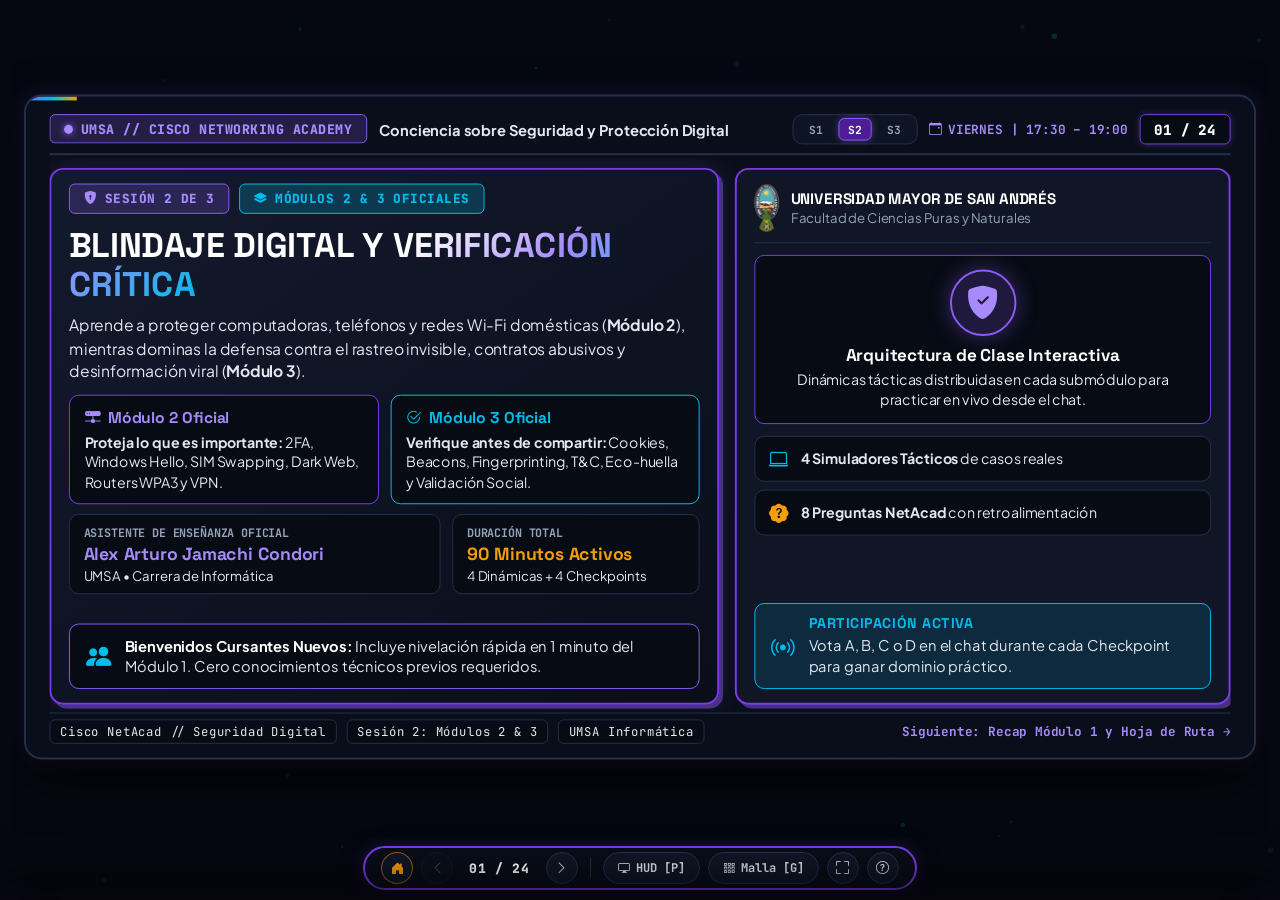
<file: Conciencia de Seguridad y Protección Digital/sesion2.html>
<!DOCTYPE html>
<html lang="es">
<head>
  <meta charset="UTF-8">
  <meta name="viewport" content="width=device-width, initial-scale=1.0">
  <title>Cisco NetAcad &amp; UMSA // Conciencia sobre Seguridad y Protección Digital - Sesión 2 (Módulos 2 y 3)</title>

  <!-- Tipografías Oficiales Google Fonts -->
  <link rel="preconnect" href="https://fonts.googleapis.com">
  <link rel="preconnect" href="https://fonts.gstatic.com" crossorigin>
  <link href="https://fonts.googleapis.com/css2?family=JetBrains+Mono:wght@400;500;600;700;800&family=Plus+Jakarta+Sans:wght@400;500;600;700;800&family=Space+Grotesk:wght@500;600;700;800&display=swap" rel="stylesheet">

  <!-- Iconos Vectoriales Bootstrap Icons (0 Emojis) -->
  <link rel="stylesheet" href="https://cdn.jsdelivr.net/npm/bootstrap-icons@1.11.3/font/bootstrap-icons.min.css">

  <!-- Hojas de Estilo del Sistema -->
  <link rel="stylesheet" href="css/tokens.css">
  <link rel="stylesheet" href="css/slides-base.css">
  <link rel="stylesheet" href="css/slides-bento.css">
  <link rel="stylesheet" href="css/presenter-hud.css">
</head>
<body>

  <!-- Canvas Ambiental de Fondo (Grid Táctico de Ciberdefensa) -->
  <canvas id="ambient-canvas"></canvas>

  <div class="app-container">
    <div class="stage-container" id="stageContainer">
      <div class="slide-stage" id="slideStage">
        <div class="top-progress-bar" id="slideProgress" style="width: 4.16%;"></div>
        <!-- SLIDE 01: CARÁTULA PRINCIPAL // SESIÓN 2 -->
        <div class="slide-view is-active" data-index="0" data-title="Carátula // Sesión 2: Módulos 2 y 3" data-desc="Protección de Dispositivos, Redes Seguras, Rastreo Web y Verificación Digital" data-notes="Dar la bienvenida cálida a todos los estudiantes, especialmente a quienes se conectan hoy por primera vez. Aclarar que el Módulo 2 y Módulo 3 se pueden comprender perfectamente sin haber estado en la Sesión 1 y sin saber programar. Presentarse como Asistente de Enseñanza Oficial Alex Arturo Jamachi Condori.">
          <header class="slide-header">
            <div class="header-left">
              <span class="header-badge badge-purple">
                <span class="status-pip pip-purple"></span>
                UMSA // CISCO NETWORKING ACADEMY
              </span>
              <span class="header-context">Conciencia sobre Seguridad y Protección Digital</span>
            </div>
            <div class="header-right">
              <div class="session-switcher">
                <a href="sesion1.html" class="session-pill" title="Ir a Sesión 1 (Módulo 1)">S1</a>
                <span class="session-pill active" title="Sesión Actual (Módulos 2 y 3)">S2</span>
                <a href="sesion3.html" class="session-pill" title="Ir a Sesión 3 (Módulos 4 y 5)">S3</a>
              </div>
              <span class="header-telemetry"><i class="bi bi-calendar-event"></i> VIERNES | 17:30 – 19:00</span>
              <span class="slide-index-pill">01 / 24</span>
            </div>
          </header>

          <div class="slide-body">
            <div class="bento-sidebar-layout">
              <!-- Tarjeta Principal Izquierda -->
              <div class="bento-card card-featured">
                <div>
                  <div style="display:flex; align-items:center; gap:10px; flex-wrap:wrap;">
                    <span class="feat-pill feat-pill-purple"><i class="bi bi-shield-lock-fill"></i> SESIÓN 2 DE 3</span>
                    <span class="feat-pill feat-pill-cyan"><i class="bi bi-layers-fill"></i> MÓDULOS 2 &amp; 3 OFICIALES</span>
                  </div>

                  <h1 style="font-family: var(--font-display); font-size: 35px; font-weight: 800; color: #FFFFFF; line-height: 1.15; margin-top: 12px; margin-bottom: 10px;">
                    BLINDAJE DIGITAL Y <span style="background: linear-gradient(135deg, #FFFFFF 10%, var(--cyber-purple-neon) 50%, var(--cisco-cyan) 100%); -webkit-background-clip: text; -webkit-text-fill-color: transparent;">VERIFICACIÓN CRÍTICA</span>
                  </h1>

                  <p style="font-size: 16px; color: var(--text-body); line-height: 1.48; margin-bottom: 12px;">
                    Aprende a proteger computadoras, teléfonos y redes Wi-Fi domésticas (<strong>Módulo 2</strong>), mientras dominas la defensa contra el rastreo invisible, contratos abusivos y desinformación viral (<strong>Módulo 3</strong>).
                  </p>

                  <div style="display:grid; grid-template-columns: 1fr 1fr; gap:12px; margin-bottom:10px;">
                    <div style="background:var(--bg-nested); border:1.5px solid var(--border-purple); border-radius:var(--radius-sm); padding:12px 15px;">
                      <div style="font-family:var(--font-display); font-size:16px; font-weight:800; color:var(--cyber-purple-neon); display:flex; align-items:center; gap:8px;">
                        <i class="bi bi-hdd-network-fill"></i> Módulo 2 Oficial
                      </div>
                      <div style="font-size:14.5px; color:var(--text-body); margin-top:4px; line-height:1.4;">
                        <strong>Proteja lo que es importante:</strong> 2FA, Windows Hello, SIM Swapping, Dark Web, Routers WPA3 y VPN.
                      </div>
                    </div>
                    <div style="background:var(--bg-nested); border:1.5px solid var(--border-cyan); border-radius:var(--radius-sm); padding:12px 15px;">
                      <div style="font-family:var(--font-display); font-size:16px; font-weight:800; color:var(--cisco-cyan); display:flex; align-items:center; gap:8px;">
                        <i class="bi bi-check2-circle"></i> Módulo 3 Oficial
                      </div>
                      <div style="font-size:14.5px; color:var(--text-body); margin-top:4px; line-height:1.4;">
                        <strong>Verifique antes de compartir:</strong> Cookies, Beacons, Fingerprinting, T&amp;C, Eco-huella y Validación Social.
                      </div>
                    </div>
                  </div>

                  <div style="display:grid; grid-template-columns: 1.2fr 0.8fr; gap:12px;">
                    <div style="background:var(--bg-nested); border:1.5px solid var(--border-color); border-radius:var(--radius-sm); padding:10px 14px;">
                      <div style="font-family:var(--font-mono); font-size:12px; color:var(--text-muted); text-transform:uppercase; font-weight:700;">Asistente de Enseñanza Oficial</div>
                      <div style="font-family:var(--font-display); font-size:18px; font-weight:800; color:var(--cyber-purple-neon); margin-top:2px;">Alex Arturo Jamachi Condori</div>
                      <div style="font-size:13.5px; color:var(--text-body); margin-top:2px;">UMSA • Carrera de Informática</div>
                    </div>
                    <div style="background:var(--bg-nested); border:1.5px solid var(--border-color); border-radius:var(--radius-sm); padding:10px 14px;">
                      <div style="font-family:var(--font-mono); font-size:12px; color:var(--text-muted); text-transform:uppercase; font-weight:700;">Duración Total</div>
                      <div style="font-family:var(--font-display); font-size:18px; font-weight:800; color:var(--warn-amber); margin-top:2px;">90 Minutos Activos</div>
                      <div style="font-size:13.5px; color:var(--text-body); margin-top:2px;">4 Dinámicas + 4 Checkpoints</div>
                    </div>
                  </div>
                </div>

                <div class="stat-banner banner-purple">
                  <span class="stat-num" style="color:var(--cisco-cyan); font-size:26px;"><i class="bi bi-people-fill"></i></span>
                  <div class="stat-desc" style="font-size:15px;">
                    <strong>Bienvenidos Cursantes Nuevos:</strong> Incluye nivelación rápida en 1 minuto del Módulo 1. Cero conocimientos técnicos previos requeridos.
                  </div>
                </div>
              </div>

              <!-- Tarjeta Lateral Derecha -->
              <div class="bento-card card-purple">
                <div>
                  <div style="display:flex; align-items:center; gap:12px; border-bottom:1.5px solid var(--border-color); padding-bottom:10px;">
                    <img src="assets/umsa-logo.png" alt="UMSA Logo" style="height:50px; width:auto; object-fit:contain;">
                    <div>
                      <div style="font-family:var(--font-display); font-size:15.5px; font-weight:800; color:#FFFFFF;">UNIVERSIDAD MAYOR DE SAN ANDRÉS</div>
                      <div style="font-size:13.5px; color:var(--text-muted);">Facultad de Ciencias Puras y Naturales</div>
                    </div>
                  </div>

                  <div style="margin-top:12px; background:var(--bg-nested); border:1.5px solid var(--border-purple); border-radius:var(--radius-sm); padding:14px 16px; text-align:center;">
                    <div style="width:68px; height:68px; margin:0 auto 8px auto; border-radius:50%; background:rgba(139,92,246,0.18); border:2px solid var(--cyber-purple); display:flex; align-items:center; justify-content:center; box-shadow:0 0 22px rgba(139,92,246,0.4);">
                      <i class="bi bi-shield-fill-check" style="font-size:34px; color:var(--cyber-purple-neon);"></i>
                    </div>
                    <div style="font-family:var(--font-display); font-size:17.5px; font-weight:800; color:#FFFFFF;">
                      Arquitectura de Clase Interactiva
                    </div>
                    <div style="font-size:14.5px; color:var(--text-body); margin-top:4px; line-height:1.42;">
                      Dinámicas tácticas distribuidas en cada submódulo para practicar en vivo desde el chat.
                    </div>
                  </div>

                  <div style="margin-top:12px; display:flex; flex-direction:column; gap:8px;">
                    <div style="background:var(--bg-nested); border:1.5px solid var(--border-color); border-radius:var(--radius-sm); padding:10px 14px; display:flex; align-items:center; gap:12px;">
                      <i class="bi bi-laptop" style="color:var(--cisco-cyan); font-size:20px;"></i>
                      <div style="font-size:14.5px; color:var(--text-body);"><strong>4 Simuladores Tácticos</strong> de casos reales</div>
                    </div>
                    <div style="background:var(--bg-nested); border:1.5px solid var(--border-color); border-radius:var(--radius-sm); padding:10px 14px; display:flex; align-items:center; gap:12px;">
                      <i class="bi bi-patch-question-fill" style="color:var(--warn-amber); font-size:20px;"></i>
                      <div style="font-size:14.5px; color:var(--text-body);"><strong>8 Preguntas NetAcad</strong> con retroalimentación</div>
                    </div>
                  </div>
                </div>

                <div class="exam-callout callout-cyan">
                  <i class="bi bi-broadcast exam-callout-icon" style="color:var(--cisco-cyan);"></i>
                  <div class="exam-callout-content">
                    <div class="exam-callout-title" style="color:var(--cisco-cyan);">Participación Activa</div>
                    <div class="exam-callout-text">Vota A, B, C o D en el chat durante cada Checkpoint para ganar dominio práctico.</div>
                  </div>
                </div>
              </div>
            </div>
          </div>

          <footer class="slide-footer">
            <div class="footer-tags">
              <span class="footer-chip">Cisco NetAcad // Seguridad Digital</span>
              <span class="footer-chip">Sesión 2: Módulos 2 &amp; 3</span>
              <span class="footer-chip">UMSA Informática</span>
            </div>
            <div class="footer-meta">Siguiente: Recap Módulo 1 y Hoja de Ruta &rarr;</div>
          </footer>
        </div>

        <!-- SLIDE 02: HOJA DE RUTA Y NIVELACIÓN -->
        <div class="slide-view" data-index="1" data-title="Hoja de Ruta // Nivelación y Agenda (90 min)" data-desc="Resumen en 1 minuto del Módulo 1 para estudiantes nuevos y mapa de la Sesión 2" data-notes="Explicar en 1 minuto los 4 pilares del Módulo 1 para que quienes ingresaron hoy por primera vez comprendan el punto de partida. Luego detallar los tiempos de los 4 bloques de la clase de hoy.">
          <header class="slide-header">
            <div class="header-left">
              <span class="header-badge badge-cyan">
                <span class="status-pip pip-cyan"></span>
                AGENDA Y NIVELACIÓN // 90 MINUTOS
              </span>
              <span class="header-context">Puente desde Módulo 1 hacia Defensa Activa y Verificación</span>
            </div>
            <div class="header-right">
              <span class="header-telemetry"><i class="bi bi-compass-fill"></i> MAPA DE SESIÓN</span>
              <span class="slide-index-pill">02 / 24</span>
            </div>
          </header>

          <div class="slide-body">
            <div class="bento-2col">
              <!-- Izquierda: Recap Express Módulo 1 para Nuevos -->
              <div class="bento-card card-amber">
                <div>
                  <div style="display:flex; justify-content:space-between; align-items:center;">
                    <span class="card-label label-amber"><i class="bi bi-lightning-fill"></i> Nivelación Express (Módulo 1)</span>
                    <span class="feat-pill feat-pill-amber">PARA NUEVOS</span>
                  </div>
                  <p style="font-size:15px; color:var(--text-body); line-height:1.38; margin-top:4px;">
                    Si hoy es tu primera sesión, estos <strong>4 conceptos</strong> conectan con la clase de hoy:
                  </p>

                  <div class="process-pipeline" style="margin-top:8px; gap:7px;">
                    <div class="process-step">
                      <span class="process-num num-amber">01</span>
                      <div class="process-text"><strong>Malware &amp; Phishing:</strong> Programas maliciosos (Ransomware, Troyanos) y correos falsos para robar claves.</div>
                    </div>
                    <div class="process-step">
                      <span class="process-num num-amber">02</span>
                      <div class="process-text"><strong>Huella Digital:</strong> Todo lo publicado permanece en la web mediante capturas y archivos espejo.</div>
                    </div>
                    <div class="process-step">
                      <span class="process-num num-amber">03</span>
                      <div class="process-text"><strong>Deepfakes con IA:</strong> Videos/audios clonados; detectables en parpadeo, labios y bordes.</div>
                    </div>
                    <div class="process-step">
                      <span class="process-num num-amber">04</span>
                      <div class="process-text"><strong>De Amenaza a Defensa:</strong> Tras el diagnóstico (Módulo 1), hoy toca <strong>blindarnos y verificar</strong>.</div>
                    </div>
                  </div>
                </div>

                <div class="exam-callout callout-amber">
                  <i class="bi bi-arrow-repeat exam-callout-icon" style="color:var(--warn-amber);"></i>
                  <div class="exam-callout-content">
                    <div class="exam-callout-title" style="color:var(--warn-amber);">Regla de Continuidad</div>
                    <div class="exam-callout-text">Módulos autocontenidos: hoy dominarás herramientas reales para PC, móvil y web.</div>
                  </div>
                </div>
              </div>

              <!-- Derecha: Los 4 Bloques de la Sesión 2 -->
              <div class="bento-card card-purple">
                <div>
                  <div style="display:flex; justify-content:space-between; align-items:center;">
                    <span class="card-label label-purple"><i class="bi bi-map-fill"></i> Los 4 Bloques de Hoy (90 Min)</span>
                    <span class="feat-pill feat-pill-purple">RITMO DISTRIBUIDO</span>
                  </div>

                  <div class="process-pipeline" style="margin-top:8px; gap:7px;">
                    <div class="process-step">
                      <span class="process-num num-purple">2.0</span>
                      <div class="process-text"><strong>Endpoints &amp; Claves (22 min):</strong> Antivirus, Windows Hello, Gestores, 2FA, SIM Swapping + <em>Dinámica 1 &amp; Quiz</em>.</div>
                    </div>
                    <div class="process-step">
                      <span class="process-num num-cyan">2.1–2.3</span>
                      <div class="process-text"><strong>Privacidad &amp; Routers (23 min):</strong> Vigilancia, Dark Web, WPA3, Firmware, Wi-Fi Público + <em>Dinámica 2 &amp; Quiz</em>.</div>
                    </div>
                    <div class="process-step">
                      <span class="process-num num-amber">3.0</span>
                      <div class="process-text"><strong>Rastreo &amp; Higiene (22 min):</strong> Cookies, Beacons, Fingerprinting y Modo Incógnito + <em>Dinámica 3 &amp; Quiz</em>.</div>
                    </div>
                    <div class="process-step">
                      <span class="process-num num-mint">3.1–3.3</span>
                      <div class="process-text"><strong>Políticas &amp; Efecto Dominó (23 min):</strong> T&amp;C, CO<sub>2</sub> (4%), Validación Social y Verificación + <em>Dinámica 4 &amp; Quiz</em>.</div>
                    </div>
                  </div>
                </div>

                <div class="stat-banner banner-cyan">
                  <span class="stat-num" style="color:var(--cisco-cyan);">4+4</span>
                  <div class="stat-desc">
                    <strong>Dinamismo Constante:</strong> Alternamos teoría visual con Simuladores Tácticos y Checkpoints NetAcad.
                  </div>
                </div>
              </div>
            </div>
          </div>

          <footer class="slide-footer">
            <div class="footer-tags">
              <span class="footer-chip">Nivelación Express</span>
              <span class="footer-chip">Cronograma 90 min</span>
            </div>
            <div class="footer-meta">Siguiente: Módulo 2.0 // Dispositivos y Contraseñas &rarr;</div>
          </footer>
        </div>

        <!-- SLIDE 03: 2.0 FUNDAMENTOS DE PROTECCIÓN Y CONTRASEÑAS -->
        <div class="slide-view" data-index="2" data-title="2.0 Blindaje // Dispositivos y Gestión de Contraseñas" data-desc="Software de seguridad, parches, gestores de contraseñas, 2FA y restablecimiento inmediato" data-notes="Basado en Transcript 25 (2.0.1). Destacar las dos caras del gestor de contraseñas: evita repetir claves, pero si olvidas o te roban la contraseña maestra comprometes todo. Subrayar la importancia del 2FA.">
          <header class="slide-header">
            <div class="header-left">
              <span class="header-badge badge-purple">
                <span class="status-pip pip-purple"></span>
                MÓDULO 2.0 // GUÍA DE PROTECCIÓN DIGITAL
              </span>
              <span class="header-context">Software Defensivo, Contraseñas Maestras y Autenticación 2FA</span>
            </div>
            <div class="header-right">
              <span class="header-telemetry"><i class="bi bi-shield-check"></i> CISCO 2.0.1</span>
              <span class="slide-index-pill">03 / 24</span>
            </div>
          </header>

          <div class="slide-body">
            <div class="bento-2col">
              <!-- Columna Izquierda: Blindaje del Sistema -->
              <div class="bento-card card-purple">
                <div>
                  <div style="display:flex; justify-content:space-between; align-items:center;">
                    <span class="card-label label-purple"><i class="bi bi-pc-display"></i> Bases de Defensa del Dispositivo</span>
                    <span class="feat-pill feat-pill-purple">HIGIENE DIARIA</span>
                  </div>

                  <div class="process-pipeline" style="margin-top:10px;">
                    <div class="process-step">
                      <span class="process-num num-purple"><i class="bi bi-bug-fill"></i></span>
                      <div class="process-text"><strong>Suite de Seguridad Activa:</strong> Mantén Antivirus, Cortafuegos (Firewall) y herramientas Antimalware actualizados en PC, móvil y tablet.</div>
                    </div>
                    <div class="process-step">
                      <span class="process-num num-purple"><i class="bi bi-arrow-clockwise"></i></span>
                      <div class="process-text"><strong>Actualizaciones de SO y Apps:</strong> Los parches oficiales cierran vulnerabilidades críticas antes de que los atacantes las exploten.</div>
                    </div>
                    <div class="process-step">
                      <span class="process-num num-purple"><i class="bi bi-cloud-download-fill"></i></span>
                      <div class="process-text"><strong>Cero Fuentes Desconocidas:</strong> Evita descargar software pirata o instaladores de portales dudosos que ocultan código para robar datos.</div>
                    </div>
                  </div>
                </div>

                <div class="analogy-box" style="border-color:var(--cyber-purple);">
                  <i class="bi bi-chat-square-quote-fill analogy-icon" style="color:var(--cyber-purple-neon);"></i>
                  <div>
                    <div class="analogy-title" style="color:var(--cyber-purple-neon);">Cuidado con lo que Publicas</div>
                    <div class="analogy-text">No reveles tu dirección exacta, número telefónico ni datos financieros en redes sociales o foros; los estafadores los usan para Phishing dirigido.</div>
                  </div>
                </div>
              </div>

              <!-- Columna Derecha: Contraseñas, Gestores y 2FA -->
              <div class="bento-card card-cyan">
                <div>
                  <div style="display:flex; justify-content:space-between; align-items:center;">
                    <span class="card-label label-cyan"><i class="bi bi-key-fill"></i> Contraseñas, Gestores y 2FA</span>
                    <span class="feat-pill feat-pill-cyan">DOBLE CAPA</span>
                  </div>

                  <div class="process-pipeline" style="margin-top:10px;">
                    <div class="process-step">
                      <span class="process-num num-cyan">1</span>
                      <div class="process-text"><strong>Claves Fuertes y Únicas:</strong> Combina mayúsculas, minúsculas, números y símbolos distintos en cada sitio para evitar efecto dominó si un portal cae.</div>
                    </div>
                    <div class="process-step">
                      <span class="process-num num-cyan">2</span>
                      <div class="process-text"><strong>Gestor de Contraseñas (Pros y Riesgo):</strong> Genera y guarda claves complejas bajo 1 <em>contraseña maestra</em>; cuidado: si la pierdes o te la roban, pierdes acceso a todas.</div>
                    </div>
                    <div class="process-step">
                      <span class="process-num num-cyan">3</span>
                      <div class="process-text"><strong>Autenticación de Dos Factores (2FA):</strong> Exige una segunda verificación (código o biometría) además de la contraseña, bloqueando intrusos aunque filtren tu clave.</div>
                    </div>
                    <div class="process-step">
                      <span class="process-num num-cyan">4</span>
                      <div class="process-text"><strong>Restablecimiento Inmediato:</strong> Ante actividad inusual, cambia la clave al instante por una totalmente distinta a la anterior.</div>
                    </div>
                  </div>
                </div>

                <div class="exam-callout callout-cyan">
                  <i class="bi bi-patch-check-fill exam-callout-icon" style="color:var(--cisco-cyan);"></i>
                  <div class="exam-callout-content">
                    <div class="exam-callout-title" style="color:var(--cisco-cyan);">Pregunta Clave Cisco 2.0.2</div>
                    <div class="exam-callout-text">Combinación ganadora: <strong>Software actualizado + Contraseñas fuertes únicas + Autenticación 2FA</strong>.</div>
                  </div>
                </div>
              </div>
            </div>
          </div>

          <footer class="slide-footer">
            <div class="footer-tags">
              <span class="footer-chip">2.0.1 Fundamentos</span>
              <span class="footer-chip">Gestores &amp; 2FA</span>
            </div>
            <div class="footer-meta">Siguiente: 2.0 PC vs Móviles &amp; SIM Swapping &rarr;</div>
          </footer>
        </div>

        <!-- SLIDE 04: 2.0 PC VS MÓVILES, WINDOWS HELLO Y SIM SWAPPING -->
        <div class="slide-view" data-index="3" data-title="2.0 Blindaje // PC vs Móviles, PIN Hardware y SIM Swapping" data-desc="Diferencias defensivas entre computadoras y smartphones, Windows Hello y amenazas móviles" data-notes="Basado en Transcript 26 y PNGs 2.0.4. Explicar por qué el móvil depende de tiendas oficiales y seguridad integrada vs antivirus/firewall de PC, cómo funciona el PIN local de Windows Hello y el peligro del SIM Swapping.">
          <header class="slide-header">
            <div class="header-left">
              <span class="header-badge badge-cyan">
                <span class="status-pip pip-cyan"></span>
                MÓDULO 2.0 // ARQUITECTURA DE ENDPOINTS
              </span>
              <span class="header-context">Computadoras vs. Teléfonos Inteligentes y Amenazas Físicas/Móviles</span>
            </div>
            <div class="header-right">
              <span class="header-telemetry"><i class="bi bi-phone-fill"></i> CISCO 2.0.3 – 2.0.4</span>
              <span class="slide-index-pill">04 / 24</span>
            </div>
          </header>

          <div class="slide-body">
            <div class="bento-3col">
              <!-- Col 1: Computadoras -->
              <div class="bento-card card-purple">
                <div>
                  <span class="card-label label-purple"><i class="bi bi-laptop-fill"></i> Computadoras (PC / Mac)</span>
                  <div class="process-pipeline" style="margin-top:10px;">
                    <div class="process-step">
                      <span class="process-num num-purple">A</span>
                      <div class="process-text"><strong>Antivirus y Cortafuegos:</strong> Analizan archivos locales y monitorean todo el tráfico de red entrante/saliente.</div>
                    </div>
                    <div class="process-step">
                      <span class="process-num num-purple">B</span>
                      <div class="process-text"><strong>Seguridad de Windows:</strong> Ejecuta periódicamente el <em>Análisis Completo</em> para inspeccionar todo el disco duro.</div>
                    </div>
                    <div class="process-step">
                      <span class="process-num num-purple">C</span>
                      <div class="process-text"><strong>PIN de Windows Hello:</strong> A diferencia de una clave web, está vinculado al hardware del equipo (menos vulnerable a ataques remotos).</div>
                    </div>
                  </div>
                </div>
                <div class="exam-callout callout-purple">
                  <i class="bi bi-lock-fill exam-callout-icon" style="color:var(--cyber-purple-neon);"></i>
                  <div class="exam-callout-content">
                    <div class="exam-callout-title" style="color:var(--cyber-purple-neon);">Hábito Obligatorio</div>
                    <div class="exam-callout-text">Bloquea tu equipo (<code>Win + L</code>) siempre que te levantes, aunque sea por un segundo.</div>
                  </div>
                </div>
              </div>

              <!-- Col 2: Móviles -->
              <div class="bento-card card-cyan">
                <div>
                  <span class="card-label label-cyan"><i class="bi bi-phone-vibrate-fill"></i> Dispositivos Móviles</span>
                  <div class="process-pipeline" style="margin-top:10px;">
                    <div class="process-step">
                      <span class="process-num num-cyan">A</span>
                      <div class="process-text"><strong>Defensa Integrada:</strong> iOS y Android usan sandboxing nativo más que antivirus de terceros, respaldados por la red del operador.</div>
                    </div>
                    <div class="process-step">
                      <span class="process-num num-cyan">B</span>
                      <div class="process-text"><strong>Tiendas Verificadas:</strong> Google Play y App Store auditan apps para filtrar malware antes de la descarga.</div>
                    </div>
                    <div class="process-step">
                      <span class="process-num num-cyan">C</span>
                      <div class="process-text"><strong>Bloqueo Fuerte y Remoto:</strong> Activa biometría/PIN y <em>"Encontrar mi dispositivo"</em> para ubicar o borrar remotamente en caso de robo.</div>
                    </div>
                  </div>
                </div>
                <div class="exam-callout callout-cyan">
                  <i class="bi bi-geo-alt-fill exam-callout-icon" style="color:var(--cisco-cyan);"></i>
                  <div class="exam-callout-content">
                    <div class="exam-callout-title" style="color:var(--cisco-cyan);">Mayor Portabilidad</div>
                    <div class="exam-callout-text">Por su alto riesgo de extravío o hurto físico, el bloqueo biométrico y borrado remoto son vitales.</div>
                  </div>
                </div>
              </div>

              <!-- Col 3: SIM Swapping -->
              <div class="bento-card card-amber">
                <div>
                  <span class="card-label label-amber"><i class="bi bi-sim-fill"></i> Amenaza: SIM Swapping</span>
                  <p style="font-size:15px; color:var(--text-body); line-height:1.45; margin-top:6px;">
                    El <strong>Intercambio de SIM</strong> ocurre cuando un delincuente engaña a tu operador móvil para transferir tu número telefónico a otro chip en su poder.
                  </p>
                  <div class="process-pipeline" style="margin-top:10px;">
                    <div class="process-step">
                      <span class="process-num num-amber">!</span>
                      <div class="process-text"><strong>Impacto Directo:</strong> Intercepta tus llamadas y códigos 2FA enviados por SMS para vaciar cuentas.</div>
                    </div>
                    <div class="process-step">
                      <span class="process-num num-mint"><i class="bi bi-shield-check"></i></span>
                      <div class="process-text"><strong>Defensa Real:</strong> Migra el 2FA desde SMS hacia apps autenticadoras (TOTP) y solicita PIN de portabilidad a tu operadora.</div>
                    </div>
                  </div>
                </div>
                <div class="stat-banner banner-amber">
                  <span class="stat-num" style="color:var(--warn-amber); font-size:22px;"><i class="bi bi-exclamation-triangle-fill"></i></span>
                  <div class="stat-desc" style="font-size:14.5px;">
                    <strong>Alerta Roja:</strong> Si tu celular pierde señal súbitamente ("Sin Servicio"), llama de inmediato a tu operadora.
                  </div>
                </div>
              </div>
            </div>
          </div>

          <footer class="slide-footer">
            <div class="footer-tags">
              <span class="footer-chip">Windows Hello &amp; Análisis</span>
              <span class="footer-chip">SIM Swapping</span>
            </div>
            <div class="footer-meta">Siguiente: Dinámica 1 // Simulador Táctico de Dispositivos &rarr;</div>
          </footer>
        </div>

        <!-- SLIDE 05: DINÁMICA 1 // SIMULADOR TÁCTICO DE ENDPOINTS -->
        <div class="slide-view" data-index="4" data-title="Dinámica 1 // Simulador Táctico de Dispositivos" data-desc="Resolución interactiva en vivo de 4 incidentes de hardware, SIM Swapping y credenciales" data-notes="Dinámica participativa 1: Pedir al chat que elija qué caso analizar primero (1 a 4) y qué medida aplicarían antes de hacer clic para mostrar el protocolo oficial Cisco en el panel derecho.">
          <header class="slide-header">
            <div class="header-left">
              <span class="header-badge badge-amber">
                <span class="status-pip pip-amber"></span>
                DINÁMICA EN VIVO 1 // SIMULADOR DE ENDPOINTS
              </span>
              <span class="header-context">Laboratorio Táctico: Diagnóstico y Respuesta en Dispositivos Personales</span>
            </div>
            <div class="header-right">
              <span class="header-telemetry"><i class="bi bi-joystick"></i> INTERACTIVO</span>
              <span class="slide-index-pill">05 / 24</span>
            </div>
          </header>

          <div class="slide-body">
            <div class="bento-sidebar-left">
              <!-- Panel Selector Izquierdo -->
              <div class="bento-card card-purple">
                <div>
                  <div style="display:flex; justify-content:space-between; align-items:center;">
                    <span class="card-label label-purple"><i class="bi bi-cursor-fill"></i> Selecciona un Incidente</span>
                    <span class="feat-pill feat-pill-purple">4 CASOS</span>
                  </div>

                  <div style="display:flex; flex-direction:column; gap:10px; margin-top:10px;">
                    <button class="endpoint-case-btn is-active-case" onclick="selectEndpointCase(this, 'case1')">
                      <div class="case-btn-header">
                        <span class="case-btn-title"><i class="bi bi-phone-fill" style="color:var(--cyber-purple-neon);"></i> Caso 1: Smartphone Extraviado</span>
                        <span class="feat-pill feat-pill-purple" style="font-size:11.5px; padding:3px 8px;">FÍSICO</span>
                      </div>
                      <div class="case-btn-desc">Olvido en transporte público con sesiones abiertas.</div>
                    </button>

                    <button class="endpoint-case-btn" onclick="selectEndpointCase(this, 'case2')">
                      <div class="case-btn-header">
                        <span class="case-btn-title"><i class="bi bi-laptop" style="color:var(--warn-amber);"></i> Caso 2: Laptop sin Parches</span>
                        <span class="feat-pill feat-pill-amber" style="font-size:11.5px; padding:3px 8px;">ZERO-DAY</span>
                      </div>
                      <div class="case-btn-desc">Actualizaciones pospuestas durante meses y sin análisis.</div>
                    </button>

                    <button class="endpoint-case-btn" onclick="selectEndpointCase(this, 'case3')">
                      <div class="case-btn-header">
                        <span class="case-btn-title"><i class="bi bi-sim-fill" style="color:var(--pop-coral);"></i> Caso 3: Ataque SIM Swapping</span>
                        <span class="feat-pill feat-pill-coral" style="font-size:11.5px; padding:3px 8px;">CRÍTICO</span>
                      </div>
                      <div class="case-btn-desc">El teléfono marca "Sin Servicio" y llegan alertas bancarias.</div>
                    </button>

                    <button class="endpoint-case-btn" onclick="selectEndpointCase(this, 'case4')">
                      <div class="case-btn-header">
                        <span class="case-btn-title"><i class="bi bi-key-fill" style="color:var(--cisco-cyan);"></i> Caso 4: Clave Repetida en .TXT</span>
                        <span class="feat-pill feat-pill-cyan" style="font-size:11.5px; padding:3px 8px;">HIGIENE</span>
                      </div>
                      <div class="case-btn-desc">Misma contraseña en 15 sitios anotada en el escritorio.</div>
                    </button>
                  </div>
                </div>

                <div class="exam-callout callout-amber">
                  <i class="bi bi-chat-dots-fill exam-callout-icon" style="color:var(--warn-amber);"></i>
                  <div class="exam-callout-content">
                    <div class="exam-callout-text"><strong>Debate en Chat:</strong> ¿Qué harías primero en el Caso 3 si pierdes señal de golpe?</div>
                  </div>
                </div>
              </div>

              <!-- Panel Diagnóstico Derecho -->
              <div class="bento-card card-featured">
                <div>
                  <div style="display:flex; justify-content:space-between; align-items:center; border-bottom:1.5px solid var(--border-color); padding-bottom:10px;">
                    <span class="card-label label-cyan" style="margin-bottom:0;"><i class="bi bi-terminal-fill"></i> Consola de Respuesta Cisco</span>
                    <span class="feat-pill feat-pill-purple" id="endpointDetailsBadge">INCIDENTE CRÍTICO // HARDWARE</span>
                  </div>

                  <h3 id="endpointDetailsTitle" style="font-family:var(--font-display); font-size:20px; font-weight:800; color:#FFFFFF; margin-top:12px;">
                    Caso 1: Smartphone Extraviado en Transporte Público
                  </h3>

                  <div style="background:var(--bg-nested); border:1.5px solid rgba(239,68,68,0.45); border-radius:var(--radius-sm); padding:12px 15px; margin-top:12px;">
                    <div style="font-family:var(--font-mono); font-size:12.5px; font-weight:800; color:#F87171; text-transform:uppercase; margin-bottom:4px;">
                      <i class="bi bi-exclamation-octagon-fill"></i> Vector de Riesgo Detectado:
                    </div>
                    <div id="endpointDetailsThreat" style="font-size:15px; color:var(--text-body); line-height:1.45;">
                      Pérdida física del dispositivo sin cifrado de hardware ni bloqueo robusto. Riesgo inminente de acceso a cuentas de correo institucional, tokens bancarios y archivos privados.
                    </div>
                  </div>

                  <div style="background:var(--bg-nested); border:1.5px solid rgba(16,185,129,0.45); border-radius:var(--radius-sm); padding:12px 15px; margin-top:10px;">
                    <div style="font-family:var(--font-mono); font-size:12.5px; font-weight:800; color:var(--pop-mint); text-transform:uppercase; margin-bottom:4px;">
                      <i class="bi bi-shield-fill-check"></i> Protocolo de Acción Recomendado:
                    </div>
                    <div id="endpointDetailsProtocol" style="font-size:15px; color:var(--text-body); line-height:1.45;">
                      1. Activar inmediatamente el bloqueo y borrado remoto mediante "Encontrar mi dispositivo" (Google Find Hub / Apple iCloud) desde otro equipo.<br>
                      2. Notificar de urgencia a la operadora telefónica para bloquear el código IMEI y suspender la tarjeta SIM.<br>
                      3. Revocar sesiones activas y cambiar contraseñas maestras desde una PC segura.
                    </div>
                  </div>
                </div>

                <div class="stat-banner banner-cyan">
                  <span class="stat-num" style="color:var(--cisco-cyan); font-size:22px;"><i class="bi bi-lightbulb-fill"></i></span>
                  <div class="stat-desc" id="endpointDetailsRule" style="font-size:14.5px;">
                    El 80% de las brechas por pérdida de dispositivos se mitigan si el terminal cuenta con cifrado nativo, PIN alfanumérico fuerte y borrado remoto preventivo.
                  </div>
                </div>
              </div>
            </div>
          </div>

          <footer class="slide-footer">
            <div class="footer-tags">
              <span class="footer-chip">Dinámica 1 // Endpoints</span>
              <span class="footer-chip">Respuesta a Incidentes</span>
            </div>
            <div class="footer-meta">Siguiente: Checkpoint 2.0 // Autoevaluación en Vivo &rarr;</div>
          </footer>
        </div>

        <!-- SLIDE 06: CHECKPOINT 1 // AUTOEVALUACIÓN 2.0 -->
        <div class="slide-view" data-index="5" data-title="Checkpoint Cisco // Autoevaluación en Vivo 2.0" data-desc="Preguntas oficiales Cisco NetAcad 2.0 sobre prácticas combinadas y seguridad móvil" data-notes="Dar 30 segundos por pregunta para que el chat vote A, B, C o D. Hacer clic en la opción más votada para revelar la explicación oficial de Cisco.">
          <header class="slide-header">
            <div class="header-left">
              <span class="header-badge badge-amber">
                <span class="status-pip pip-amber"></span>
                CHECKPOINT EN VIVO // EVALUACIÓN 2.0
              </span>
              <span class="header-context">Preguntas Oficiales Cisco NetAcad • Vota en el Chat</span>
            </div>
            <div class="header-right">
              <span class="header-telemetry"><i class="bi bi-patch-check-fill"></i> SIMULADOR EXAMEN</span>
              <span class="slide-index-pill">06 / 24</span>
            </div>
          </header>

          <div class="slide-body">
            <div class="bento-2col">
              <!-- Pregunta 1 -->
              <div class="bento-card card-purple">
                <div>
                  <div style="display:flex; align-items:center; gap:10px;">
                    <span class="feat-pill feat-pill-purple"><i class="bi bi-question-circle-fill"></i> PREGUNTA 1</span>
                    <span style="font-size:13.5px; font-family:var(--font-mono); color:var(--text-muted); font-weight:700;">Quiz NetAcad 2.0.2</span>
                  </div>

                  <h3 style="font-family:var(--font-display); font-size:18px; font-weight:800; color:#FFFFFF; margin-top:10px; line-height:1.35;">
                    ¿Qué combinación de prácticas puede mejorar significativamente su seguridad digital cotidiana?
                  </h3>

                  <div class="quiz-options-grid">
                    <button class="quiz-btn" data-correct="false" onclick="revealQuiz(this, false, 'q1-exp', 'Incorrecto. Las redes Wi-Fi públicas sin cifrado y las claves simples son la puerta de entrada preferida de los atacantes.')">
                      <span class="process-num num-purple">A</span>
                      <span>Usar Wi-Fi público abierto y contraseñas fáciles de recordar</span>
                    </button>
                    <button class="quiz-btn" data-correct="true" onclick="revealQuiz(this, true, 'q1-exp', '¡Exacto! Cisco 2.0.2 establece que actualizar parches de software, crear contraseñas fuertes únicas y activar 2FA forman la tríada básica de protección.')">
                      <span class="process-num num-purple">B</span>
                      <span>Actualizar el software de seguridad, usar contraseñas fuertes y habilitar 2FA</span>
                    </button>
                    <button class="quiz-btn" data-correct="false" onclick="revealQuiz(this, false, 'q1-exp', 'Incorrecto. Reutilizar contraseñas provoca que una sola filtración comprometa todas tus demás cuentas.')">
                      <span class="process-num num-purple">C</span>
                      <span>Ignorar las actualizaciones de software y reutilizar sus contraseñas</span>
                    </button>
                    <button class="quiz-btn" data-correct="false" onclick="revealQuiz(this, false, 'q1-exp', 'Incorrecto. Publicar datos sensibles facilita el robo de identidad y desactivar el 2FA elimina tu segunda barrera.')">
                      <span class="process-num num-purple">D</span>
                      <span>Publicar información sensible en línea y deshabilitar el 2FA</span>
                    </button>
                  </div>
                </div>

                <div class="quiz-explanation show" id="q1-exp" style="display:block;">
                  <div style="display:flex; align-items:center; gap:10px; color:var(--text-muted);">
                    <i class="bi bi-hand-index-thumb-fill" style="color:var(--cyber-purple-neon); font-size:20px;"></i>
                    <span style="font-size:14.5px; font-weight:600;">Haz clic en una opción para validar con el criterio oficial Cisco NetAcad.</span>
                  </div>
                </div>
              </div>

              <!-- Pregunta 2 -->
              <div class="bento-card card-cyan">
                <div>
                  <div style="display:flex; align-items:center; gap:10px;">
                    <span class="feat-pill feat-pill-cyan"><i class="bi bi-question-circle-fill"></i> PREGUNTA 2</span>
                    <span style="font-size:13.5px; font-family:var(--font-mono); color:var(--text-muted); font-weight:700;">Quiz NetAcad 2.0.3</span>
                  </div>

                  <h3 style="font-family:var(--font-display); font-size:17.5px; font-weight:800; color:#FFFFFF; margin-top:8px; line-height:1.32;">
                    ¿En qué se diferencia la defensa de un smartphone frente a una PC y qué amenaza propia enfrenta?
                  </h3>

                  <div class="quiz-options-grid">
                    <button class="quiz-btn" data-correct="false" onclick="revealQuiz(this, false, 'q2-exp', 'Incorrecto. Los teléfonos móviles jamás son inmunes al malware ni a los ataques de ingeniería social.')">
                      <span class="process-num num-cyan">A</span>
                      <span>Son inmunes al robo de datos por usar pantallas táctiles</span>
                    </button>
                    <button class="quiz-btn" data-correct="false" onclick="revealQuiz(this, false, 'q2-exp', 'Incorrecto. El Windows Hello PIN está diseñado para computadoras locales, no reemplaza la seguridad del chip SIM.')">
                      <span class="process-num num-cyan">B</span>
                      <span>Dependen solo de cortafuegos manuales sin tiendas seguras</span>
                    </button>
                    <button class="quiz-btn" data-correct="true" onclick="revealQuiz(this, true, 'q2-exp', '¡Correcto! iOS y Android dependen de seguridad integrada, revisión en tiendas oficiales y sufren SIM Swapping y robo físico.')">
                      <span class="process-num num-cyan">C</span>
                      <span>Usan defensa integrada y tiendas auditadas; sufren SIM Swapping y hurto</span>
                    </button>
                    <button class="quiz-btn" data-correct="false" onclick="revealQuiz(this, false, 'q2-exp', 'Incorrecto. Todos los dispositivos conectados requieren actualizaciones constantes de seguridad.')">
                      <span class="process-num num-cyan">D</span>
                      <span>Las PCs no requieren parches y los móviles no tienen bloqueo</span>
                    </button>
                  </div>
                </div>

                <div class="quiz-explanation show" id="q2-exp" style="display:block;">
                  <div style="display:flex; align-items:center; gap:10px; color:var(--text-muted);">
                    <i class="bi bi-hand-index-thumb-fill" style="color:var(--cisco-cyan); font-size:20px;"></i>
                    <span style="font-size:14.5px; font-weight:600;">Selecciona la respuesta correcta tras escuchar las votaciones del aula.</span>
                  </div>
                </div>
              </div>
            </div>
          </div>

          <footer class="slide-footer">
            <div class="footer-tags">
              <span class="footer-chip">Evaluación 2.0</span>
              <span class="footer-chip">Participación en Vivo</span>
            </div>
            <div class="footer-meta">Siguiente: Módulo 2.1 // Privacidad Digital y Vigilancia &rarr;</div>
          </footer>
        </div>

        <!-- SLIDE 07: 2.1 PRIVACIDAD DIGITAL Y VIGILANCIA -->
        <div class="slide-view" data-index="6" data-title="2.1 Privacidad // Vigilancia Gubernamental, Corporativa y Cifrado" data-desc="Equilibrio entre seguridad y privacidad, efecto disuasorio en la democracia y herramientas cifradas" data-notes="Basado en Transcript 28 (2.1.1-2.1.2). Explicar el dilema entre vigilancia masiva (gobiernos y corporaciones que monetizan datos) y democracia: cuando las personas sienten que todo se registra aparece un efecto disuasorio sobre la libertad de expresión.">
          <header class="slide-header">
            <div class="header-left">
              <span class="header-badge badge-purple">
                <span class="status-pip pip-purple"></span>
                MÓDULO 2.1 // DETRÁS DE LA PANTALLA
              </span>
              <span class="header-context">Vigilancia Masiva, Derechos Ciudadanos y Comunicaciones Cifradas</span>
            </div>
            <div class="header-right">
              <span class="header-telemetry"><i class="bi bi-eye-slash-fill"></i> CISCO 2.1.1 – 2.1.2</span>
              <span class="slide-index-pill">07 / 24</span>
            </div>
          </header>

          <div class="slide-body">
            <div class="bento-3col">
              <!-- Col 1: Quién observa -->
              <div class="bento-card card-purple">
                <div>
                  <span class="card-label label-purple"><i class="bi bi-incognito"></i> ¿Quién Recopila tus Datos?</span>
                  <div class="process-pipeline" style="margin-top:10px;">
                    <div class="process-step">
                      <span class="process-num num-purple">1</span>
                      <div class="process-text"><strong>Gobiernos y Seguridad:</strong> Incluso en democracias, el acceso masivo a datos puede usarse para investigar delitos, pero también para vigilar disidentes o moldear opinión pública.</div>
                    </div>
                    <div class="process-step">
                      <span class="process-num num-purple">2</span>
                      <div class="process-text"><strong>Corporaciones Digitales:</strong> Registran qué buscas, qué compras y adónde vas para crear perfiles publicitarios y venderlos a terceros.</div>
                    </div>
                  </div>
                </div>
                <div class="stat-banner banner-purple">
                  <span class="stat-num" style="color:var(--cyber-purple-neon); font-size:22px;"><i class="bi bi-currency-exchange"></i></span>
                  <div class="stat-desc" style="font-size:14.5px;">Hoy tus datos personales son considerados <strong>"la nueva moneda"</strong> de la economía digital.</div>
                </div>
              </div>

              <!-- Col 2: Impacto Social y Ético -->
              <div class="bento-card card-amber">
                <div>
                  <span class="card-label label-amber"><i class="bi bi-megaphone-fill"></i> Impacto en la Democracia</span>
                  <p style="font-size:15px; color:var(--text-body); line-height:1.45; margin-top:6px;">
                    La concentración sin restricciones de datos personales genera riesgos éticos profundos:
                  </p>
                  <div class="process-pipeline" style="margin-top:10px;">
                    <div class="process-step">
                      <span class="process-num num-amber">!</span>
                      <div class="process-text"><strong>Efecto Disuasorio (Chilling Effect):</strong> Las personas temen expresar opiniones críticas o participar en activismo al saberse observadas.</div>
                    </div>
                    <div class="process-step">
                      <span class="process-num num-amber">!</span>
                      <div class="process-text"><strong>Manipulación Política:</strong> El uso de perfiles de datos permite segmentar mensajes para influir en procesos electorales e integridad democrática.</div>
                    </div>
                  </div>
                </div>
                <div class="exam-callout callout-amber">
                  <i class="bi bi-balance-scale exam-callout-icon" style="color:var(--warn-amber);"></i>
                  <div class="exam-callout-content">
                    <div class="exam-callout-text">El reto clave es el equilibrio sano entre <strong>seguridad pública, comodidad y privacidad individual</strong>.</div>
                  </div>
                </div>
              </div>

              <!-- Col 3: Escudo Criptográfico -->
              <div class="bento-card card-cyan">
                <div>
                  <span class="card-label label-cyan"><i class="bi bi-shield-lock-fill"></i> Defensa Proactiva</span>
                  <div class="process-pipeline" style="margin-top:10px;">
                    <div class="process-step">
                      <span class="process-num num-cyan"><i class="bi bi-chat-lock-fill"></i></span>
                      <div class="process-text"><strong>Cifrado de Extremo a Extremo (E2EE):</strong> Garantiza que únicamente tú y el destinatario puedan leer los mensajes enviados.</div>
                    </div>
                    <div class="process-step">
                      <span class="process-num num-cyan"><i class="bi bi-hdd-rack-fill"></i></span>
                      <div class="process-text"><strong>Red Privada Virtual (VPN):</strong> Oculta tu dirección IP real y cifra tu conexión a Internet ante terceros e intermediarios.</div>
                    </div>
                    <div class="process-step">
                      <span class="process-num num-cyan"><i class="bi bi-sliders"></i></span>
                      <div class="process-text"><strong>Control de Huella:</strong> Revisa ajustes de privacidad en redes sociales y sé selectivo al compartir ubicación o rutinas.</div>
                    </div>
                  </div>
                </div>
                <div class="exam-callout callout-cyan">
                  <i class="bi bi-check2-all exam-callout-icon" style="color:var(--cisco-cyan);"></i>
                  <div class="exam-callout-content">
                    <div class="exam-callout-text">Ser alfabetizado digitalmente es exigir transparencia sobre quién recoge tus datos y para qué los usa.</div>
                  </div>
                </div>
              </div>
            </div>
          </div>

          <footer class="slide-footer">
            <div class="footer-tags">
              <span class="footer-chip">2.1 Privacidad y Vigilancia</span>
              <span class="footer-chip">Cifrado E2EE &amp; VPN</span>
            </div>
            <div class="footer-meta">Siguiente: 2.1.3 La Web Oscura (Dark Web) y Usted &rarr;</div>
          </footer>
        </div>

        <!-- SLIDE 08: 2.1.3 LA WEB OSCURA (DARK WEB) Y USTED -->
        <div class="slide-view" data-index="7" data-title="2.1.3 La Dark Web // Mitos, Filtraciones y Protección" data-desc="Desmintiendo concepciones erróneas sobre la web oscura y su impacto en usuarios comunes" data-notes="Basado en PNGs 2.1.3 (c7.png, c8.png, c10.png). Crucial para el Quiz 2.1.4! Explicar los dos grandes mitos: 1) 'No la uso, no me afecta' (falso, allí se venden tus datos filtrados de empresas legítimas) y 2) 'Es solo para criminales' (la piratería y anuncios emergentes también redirigen allí).">
          <header class="slide-header">
            <div class="header-left">
              <span class="header-badge badge-purple">
                <span class="status-pip pip-purple"></span>
                MÓDULO 2.1.3 // ALFABETIZACIÓN DE RIESGOS
              </span>
              <span class="header-context">La Web Oscura (Dark Web) y Usted: Lo que Todo Usuario Debe Saber</span>
            </div>
            <div class="header-right">
              <span class="header-telemetry"><i class="bi bi-globe2"></i> CISCO 2.1.3</span>
              <span class="slide-index-pill">08 / 24</span>
            </div>
          </header>

          <div class="slide-body">
            <div class="bento-2col">
              <!-- Izquierda: Las 2 Concepciones Erróneas Oficiales -->
              <div class="bento-card card-purple">
                <div>
                  <div style="display:flex; justify-content:space-between; align-items:center;">
                    <span class="card-label label-purple"><i class="bi bi-x-octagon-fill"></i> Dos Grandes Mitos sobre la Dark Web</span>
                    <span class="feat-pill feat-pill-coral">REALIDAD VS MITO</span>
                  </div>

                  <div style="background:var(--bg-nested); border:1.5px solid var(--border-purple); border-radius:var(--radius-sm); padding:13px 16px; margin-top:12px;">
                    <div style="font-family:var(--font-display); font-size:16.5px; font-weight:800; color:var(--warn-amber);">
                      <i class="bi bi-chat-left-quote-fill"></i> Mito 1: "Yo no accedo a la dark web, así que no me afecta"
                    </div>
                    <p style="font-size:15px; color:var(--text-body); line-height:1.45; margin-top:6px;">
                      <strong>Realidad Cisco:</strong> La dark web funciona como mercado donde se comercializan datos robados en filtraciones de empresas legítimas (correos, claves y tarjetas). Aunque jamás entres allí, tu información puede terminar vendiéndose si un sitio que usas sufre una brecha.
                    </p>
                  </div>

                  <div style="background:var(--bg-nested); border:1.5px solid var(--border-cyan); border-radius:var(--radius-sm); padding:13px 16px; margin-top:12px;">
                    <div style="font-family:var(--font-display); font-size:16.5px; font-weight:800; color:var(--cisco-cyan);">
                      <i class="bi bi-chat-left-quote-fill"></i> Mito 2: "La dark web es solo para criminales"
                    </div>
                    <p style="font-size:15px; color:var(--text-body); line-height:1.45; margin-top:6px;">
                      <strong>Realidad Cisco:</strong> No es únicamente un espacio para criminales; además, conductas comunes de riesgo como visitar <strong>sitios de piratería</strong> y pulsar anuncios emergentes pueden descargar malware o redirigir inadvertidamente a mercados ocultos.
                    </p>
                  </div>
                </div>

                <div class="exam-callout callout-purple">
                  <i class="bi bi-patch-question-fill exam-callout-icon" style="color:var(--cyber-purple-neon);"></i>
                  <div class="exam-callout-content">
                    <div class="exam-callout-title" style="color:var(--cyber-purple-neon);">Clave de Examen 2.1.4</div>
                    <div class="exam-callout-text">Mucha gente cree falsamente que, <strong>como no usa la dark web, no le afecta</strong> — generando una peligrosa complacencia.</div>
                  </div>
                </div>
              </div>

              <!-- Derecha: El Papel del Usuario en la Protección de Datos -->
              <div class="bento-card card-cyan">
                <div>
                  <div style="display:flex; justify-content:space-between; align-items:center;">
                    <span class="card-label label-cyan"><i class="bi bi-person-check-fill"></i> El Papel del Usuario: 4 Barreras</span>
                    <span class="feat-pill feat-pill-cyan">PREVENCIÓN</span>
                  </div>
                  <p style="font-size:15px; color:var(--text-body); line-height:1.42; margin-top:6px;">
                    Saber usar tecnología no equivale a estar alfabetizado digitalmente. Aplica estas <strong>4 prácticas oficiales Cisco</strong> para evitar que tus datos lleguen a mercados ilícitos:
                  </p>

                  <div class="process-pipeline" style="margin-top:10px;">
                    <div class="process-step">
                      <span class="process-num num-cyan">1</span>
                      <div class="process-text"><strong>Gestión de Contraseñas:</strong> Claves seguras y <em>únicas</em> por cuenta; si repites una clave, una sola filtración abre todas tus demás cuentas.</div>
                    </div>
                    <div class="process-step">
                      <span class="process-num num-cyan">2</span>
                      <div class="process-text"><strong>Autenticación de Dos Factores (2FA):</strong> Actívala en todas tus cuentas compatibles como segunda barrera ante claves filtradas.</div>
                    </div>
                    <div class="process-step">
                      <span class="process-num num-cyan">3</span>
                      <div class="process-text"><strong>Monitoreo Regular:</strong> Revisa estados financieros y movimientos bancarios para detectar compras no autorizadas de forma temprana.</div>
                    </div>
                    <div class="process-step">
                      <span class="process-num num-cyan">4</span>
                      <div class="process-text"><strong>Configuración de Privacidad &amp; Cero Piratería:</strong> Actualiza permisos en redes sociales y evita portales ilegales de descarga.</div>
                    </div>
                  </div>
                </div>

                <div class="stat-banner banner-mint">
                  <span class="stat-num" style="color:var(--pop-mint); font-size:22px;"><i class="bi bi-shield-fill-plus"></i></span>
                  <div class="stat-desc" style="font-size:14.5px;">
                    <strong>Proactividad:</strong> Comprender la relación entre brechas de datos y dark web te da el control antes de ser víctima.
                  </div>
                </div>
              </div>
            </div>
          </div>

          <footer class="slide-footer">
            <div class="footer-tags">
              <span class="footer-chip">2.1.3 Web Oscura</span>
              <span class="footer-chip">Filtraciones &amp; Defensa</span>
            </div>
            <div class="footer-meta">Siguiente: Módulo 2.2 // Fortaleza Doméstica y Firmware del Router &rarr;</div>
          </footer>
        </div>

        <!-- SLIDE 09: 2.2 FORTALEZA DOMÉSTICA Y ACTUALIZACIÓN DE ROUTER -->
        <div class="slide-view" data-index="8" data-title="2.2 Redes Seguras // Router Wi-Fi WPA3 y Flasheo de Firmware" data-desc="Cifrado inalámbrico WPA2/WPA3 vs WEP, red de invitados y tutorial paso a paso para actualizar firmware" data-notes="Basado en Transcript 27 y Transcript 29 (2.2.1). Explicar por qué WEP es obsoleto, por qué usar WPA3 o WPA2, aislar IoT en Red de Invitados y repasar el tutorial oficial de actualización de firmware sin apagar el router.">
          <header class="slide-header">
            <div class="header-left">
              <span class="header-badge badge-cyan">
                <span class="status-pip pip-cyan"></span>
                MÓDULO 2.2 // RED DOMÉSTICA SEGURA
              </span>
              <span class="header-context">Puerta de Enlace al Hogar: Cifrado WPA3, Segmentación y Firmware</span>
            </div>
            <div class="header-right">
              <span class="header-telemetry"><i class="bi bi-router-fill"></i> CISCO 2.2.1</span>
              <span class="slide-index-pill">09 / 24</span>
            </div>
          </header>

          <div class="slide-body">
            <div class="bento-2col">
              <!-- Izquierda: Bastionado del Router -->
              <div class="bento-card card-cyan">
                <div>
                  <div style="display:flex; justify-content:space-between; align-items:center;">
                    <span class="card-label label-cyan"><i class="bi bi-wifi"></i> Tu Red Doméstica es tu Fortaleza</span>
                    <span class="feat-pill feat-pill-cyan">PERÍMETRO</span>
                  </div>

                  <div class="process-pipeline" style="margin-top:10px;">
                    <div class="process-step">
                      <span class="process-num num-cyan">1</span>
                      <div class="process-text"><strong>Cifrado WPA3 o WPA2 (Nunca WEP):</strong> <strong>WEP</strong> está obsoleto y se descifra en minutos. Exige <strong>WPA2</strong> (estándar sólido) o el más reciente <strong>WPA3</strong>.</div>
                    </div>
                    <div class="process-step">
                      <span class="process-num num-cyan">2</span>
                      <div class="process-text"><strong>Cambiar Clave Predeterminada del Router:</strong> Contraseñas de fábrica como <code>admin / admin</code> son conocidas públicamente por bots e intrusos.</div>
                    </div>
                    <div class="process-step">
                      <span class="process-num num-cyan">3</span>
                      <div class="process-text"><strong>Desactivar Administración Remota:</strong> Bloquea el acceso de gestión desde Internet (WAN) salvo necesidad técnica estricta.</div>
                    </div>
                    <div class="process-step">
                      <span class="process-num num-cyan">4</span>
                      <div class="process-text"><strong>Red de Invitados Separada:</strong> Aísla visitas, Smart TVs y cámaras IoT para impedir saltos laterales hacia tus equipos principales.</div>
                    </div>
                  </div>
                </div>

                <div class="stat-banner banner-cyan">
                  <span class="stat-num" style="color:var(--cisco-cyan); font-size:20px;">WPA3</span>
                  <div class="stat-desc" style="font-size:14.5px;">Estándar inalámbrico moderno que dificulta enormemente los ataques de diccionario y acceso no autorizado.</div>
                </div>
              </div>

              <!-- Derecha: Tutorial Oficial Actualización de Firmware -->
              <div class="bento-card card-purple">
                <div>
                  <div style="display:flex; justify-content:space-between; align-items:center;">
                    <span class="card-label label-purple"><i class="bi bi-cpu-fill"></i> Firmware del Router</span>
                    <span class="feat-pill feat-pill-purple">5 PASOS CISCO</span>
                  </div>

                  <div class="process-pipeline" style="margin-top:8px; gap:6px;">
                    <div class="process-step" style="padding:8px 13px;">
                      <span class="process-num num-purple">01</span>
                      <div class="process-text"><strong>Ingresar al Panel:</strong> Abre el navegador y entra a <code>192.168.0.1</code> o <code>192.168.1.1</code>.</div>
                    </div>
                    <div class="process-step" style="padding:8px 13px;">
                      <span class="process-num num-purple">02</span>
                      <div class="process-text"><strong>Ver Modelo y Versión:</strong> En <em>Administración / Mantenimiento</em>, anota la versión actual.</div>
                    </div>
                    <div class="process-step" style="padding:8px 13px;">
                      <span class="process-num num-purple">03</span>
                      <div class="process-text"><strong>Web del Fabricante:</strong> Busca tu modelo (TP-Link, Netgear, Linksys) y verifica actualizaciones.</div>
                    </div>
                    <div class="process-step" style="padding:8px 13px;">
                      <span class="process-num num-purple">04</span>
                      <div class="process-text"><strong>Descargar y Descomprimir:</strong> Baja el <code>.zip</code> oficial, extrae la imagen y súbela al router.</div>
                    </div>
                    <div class="process-step" style="padding:8px 13px;">
                      <span class="process-num num-purple">05</span>
                      <div class="process-text"><strong>Flashear Sin Apagar:</strong> Ejecuta sin cortar energía, espera el reinicio y verifica.</div>
                    </div>
                  </div>
                </div>

                <div class="exam-callout callout-purple">
                  <i class="bi bi-patch-check-fill exam-callout-icon" style="color:var(--cyber-purple-neon);"></i>
                  <div class="exam-callout-content">
                    <div class="exam-callout-title" style="color:var(--cyber-purple-neon);">Pregunta Oficial 2.2.2</div>
                    <div class="exam-callout-text">¿Por qué actualizar el firmware del router? <strong>Para mejorar la seguridad (parchar fallos) y el rendimiento</strong>.</div>
                  </div>
                </div>
              </div>
            </div>
          </div>

          <footer class="slide-footer">
            <div class="footer-tags">
              <span class="footer-chip">2.2 Seguridad de Red</span>
              <span class="footer-chip">Firmware &amp; WPA3</span>
            </div>
            <div class="footer-meta">Siguiente: 2.2 Wi-Fi Público, VPN y Computadoras Compartidas &rarr;</div>
          </footer>
        </div>

        <!-- SLIDE 10: 2.2 WI-FI PÚBLICO, VPN Y COMPUTADORAS COMPARTIDAS -->
        <div class="slide-view" data-index="9" data-title="2.2 Trampas // Wi-Fi Público, VPN y Keyloggers" data-desc="Riesgos en cafeterías, aeropuertos, bibliotecas y cibercafés según Cisco NetAcad" data-notes="Basado en Transcript 27 y PNGs 2.2.3. Destacar los 4 consejos en Wi-Fi público (verificar SSID legítimo contra puntos gemelos falsos, HTTPS, firewall activo, desactivar compartición de archivos + VPN) y el peligro de keyloggers en PCs públicas.">
          <header class="slide-header">
            <div class="header-left">
              <span class="header-badge badge-amber">
                <span class="status-pip pip-amber"></span>
                MÓDULO 2.2 // CONEXIONES FUERA DE CASA
              </span>
              <span class="header-context">Redes Wi-Fi Públicas, Túneles VPN y Equipos Compartidos</span>
            </div>
            <div class="header-right">
              <span class="header-telemetry"><i class="bi bi-broadcast-pin"></i> CISCO 2.2.1 – 2.2.3</span>
              <span class="slide-index-pill">10 / 24</span>
            </div>
          </header>

          <div class="slide-body">
            <div class="bento-2col">
              <!-- Izquierda: Wi-Fi Público + 4 Reglas -->
              <div class="bento-card card-amber">
                <div>
                  <div style="display:flex; justify-content:space-between; align-items:center;">
                    <span class="card-label label-amber"><i class="bi bi-cup-hot-fill"></i> Wi-Fi Público (Cafés, Hoteles, Aeropuertos)</span>
                    <span class="feat-pill feat-pill-amber">ALTO RIESGO</span>
                  </div>
                  <p style="font-size:15px; color:var(--text-body); line-height:1.38; margin-top:4px;">
                    Evita banca en línea en redes abiertas y aplica estas <strong>4 reglas de defensa</strong>:
                  </p>

                  <div class="process-pipeline" style="margin-top:8px; gap:8px;">
                    <div class="process-step">
                      <span class="process-num num-amber">1</span>
                      <div class="process-text"><strong>Verifica la Red Legítima:</strong> Los atacantes crean redes gemelas falsas (<em>Evil Twin</em>) para interceptar tráfico.</div>
                    </div>
                    <div class="process-step">
                      <span class="process-num num-amber">2</span>
                      <div class="process-text"><strong>Usa siempre una VPN:</strong> Cifra tu tráfico de extremo a extremo e impide lecturas en tránsito.</div>
                    </div>
                    <div class="process-step">
                      <span class="process-num num-amber">3</span>
                      <div class="process-text"><strong>Exige HTTPS y Firewall/Antivirus:</strong> Comprueba el cifrado HTTPS en el navegador y verifica que tu cortafuegos esté activo.</div>
                    </div>
                    <div class="process-step">
                      <span class="process-num num-amber">4</span>
                      <div class="process-text"><strong>Desactiva Compartición de Archivos:</strong> Bloquea el acceso de otros usuarios conectados a la misma red hacia tus carpetas compartidas.</div>
                    </div>
                  </div>
                </div>

                <div class="stat-banner banner-amber">
                  <span class="stat-num" style="color:var(--warn-amber); font-size:20px;">VPN</span>
                  <div class="stat-desc" style="font-size:14.5px;">Túnel criptográfico esencial cada vez que te conectes a una red fuera de tu control.</div>
                </div>
              </div>

              <!-- Derecha: Computadoras Públicas (Bibliotecas/Cibercafés) + Cultura de Capacitación -->
              <div class="bento-card card-purple">
                <div>
                  <div style="display:flex; justify-content:space-between; align-items:center;">
                    <span class="card-label label-purple"><i class="bi bi-keyboard-fill"></i> Computadoras Públicas y Keyloggers</span>
                    <span class="feat-pill feat-pill-coral">CERO CONFIANZA</span>
                  </div>
                  <p style="font-size:15px; color:var(--text-body); line-height:1.42; margin-top:6px;">
                    En bibliotecas o cibercafés existen riesgos adicionales invisibles:
                  </p>

                  <div class="process-pipeline" style="margin-top:10px;">
                    <div class="process-step">
                      <span class="process-num num-purple"><i class="bi bi-bug"></i></span>
                      <div class="process-text"><strong>Registradores de Teclas (Keyloggers):</strong> Software oculto o adaptadores físicos USB que graban cada tecla pulsada para robar contraseñas y tarjetas.</div>
                    </div>
                    <div class="process-step">
                      <span class="process-num num-purple"><i class="bi bi-eraser-fill"></i></span>
                      <div class="process-text"><strong>Protocolo si Debes Usarlas:</strong> Evita cuentas bancarias o personales; si es urgente, usa modo privado, <strong>cierra sesión y borra historial y caché</strong> al salir.</div>
                    </div>
                    <div class="process-step">
                      <span class="process-num num-mint"><i class="bi bi-mortarboard-fill"></i></span>
                      <div class="process-text"><strong>Capacitación Continua (Cisco 2.2.3):</strong> Nunca subestimes tu conocimiento actual; asistir a talleres de ciberseguridad protege datos personales y laborales frente a amenazas nuevas.</div>
                    </div>
                  </div>
                </div>

                <div class="exam-callout callout-purple">
                  <i class="bi bi-shield-exclamation exam-callout-icon" style="color:var(--cyber-purple-neon);"></i>
                  <div class="exam-callout-content">
                    <div class="exam-callout-title" style="color:var(--cyber-purple-neon);">Regla de Oro en Equipos Ajenos</div>
                    <div class="exam-callout-text">Jamás pulses <em>"Recordar contraseña"</em> ni dejes tu USB personal conectado en computadoras compartidas.</div>
                  </div>
                </div>
              </div>
            </div>
          </div>

          <footer class="slide-footer">
            <div class="footer-tags">
              <span class="footer-chip">Wi-Fi Público &amp; VPN</span>
              <span class="footer-chip">Keyloggers</span>
            </div>
            <div class="footer-meta">Siguiente: Dinámica 2 // Auditor Táctico de Redes &amp; Routers &rarr;</div>
          </footer>
        </div>

        <!-- SLIDE 11: DINÁMICA 2 // AUDITOR DE REDES Y ROUTERS -->
        <div class="slide-view" data-index="10" data-title="Dinámica 2 // Auditor Táctico de Redes &amp; Routers" data-desc="Auditoría interactiva de 4 escenarios críticos de red doméstica, Wi-Fi público, cibercafé e IoT" data-notes="Dinámica participativa 2: Analizar los 4 escenarios de red interactivamente. Preguntar al grupo qué medida de bastionado aplicarían antes de revelar el diagnóstico técnico.">
          <header class="slide-header">
            <div class="header-left">
              <span class="header-badge badge-cyan">
                <span class="status-pip pip-cyan"></span>
                DINÁMICA EN VIVO 2 // AUDITORÍA DE REDES
              </span>
              <span class="header-context">Simulador Perimetral: Routers, Wi-Fi Abierto, Keyloggers e IoT</span>
            </div>
            <div class="header-right">
              <span class="header-telemetry"><i class="bi bi-joystick"></i> INTERACTIVO</span>
              <span class="slide-index-pill">11 / 24</span>
            </div>
          </header>

          <div class="slide-body">
            <div class="bento-sidebar-left">
              <!-- Panel Selector Izquierdo -->
              <div class="bento-card card-cyan">
                <div>
                  <div style="display:flex; justify-content:space-between; align-items:center;">
                    <span class="card-label label-cyan"><i class="bi bi-diagram-3-fill"></i> Selecciona un Escenario</span>
                    <span class="feat-pill feat-pill-cyan">4 ESCENARIOS</span>
                  </div>

                  <div style="display:flex; flex-direction:column; gap:10px; margin-top:10px;">
                    <button class="network-case-btn is-active-case" onclick="selectNetworkAuditCase(this, 'net1')">
                      <div class="case-btn-header">
                        <span class="case-btn-title"><i class="bi bi-router-fill" style="color:var(--cyber-purple-neon);"></i> Escenario 1: Router de Fábrica</span>
                        <span class="feat-pill feat-pill-purple" style="font-size:11.5px; padding:3px 8px;">PERÍMETRO</span>
                      </div>
                      <div class="case-btn-desc">Panel con clave "admin" y cifrado antiguo.</div>
                    </button>

                    <button class="network-case-btn" onclick="selectNetworkAuditCase(this, 'net2')">
                      <div class="case-btn-header">
                        <span class="case-btn-title"><i class="bi bi-wifi-off" style="color:var(--warn-amber);"></i> Escenario 2: Wi-Fi de Cafetería</span>
                        <span class="feat-pill feat-pill-amber" style="font-size:11.5px; padding:3px 8px;">EVIL TWIN</span>
                      </div>
                      <div class="case-btn-desc">Conexión abierta sin contraseña para revisar el banco.</div>
                    </button>

                    <button class="network-case-btn" onclick="selectNetworkAuditCase(this, 'net3')">
                      <div class="case-btn-header">
                        <span class="case-btn-title"><i class="bi bi-pc-display-horizontal" style="color:var(--pop-coral);"></i> Escenario 3: PC de Cibercafé</span>
                        <span class="feat-pill feat-pill-coral" style="font-size:11.5px; padding:3px 8px;">KEYLOGGER</span>
                      </div>
                      <div class="case-btn-desc">Terminal compartida para imprimir un documento urgente.</div>
                    </button>

                    <button class="network-case-btn" onclick="selectNetworkAuditCase(this, 'net4')">
                      <div class="case-btn-header">
                        <span class="case-btn-title"><i class="bi bi-camera-video-fill" style="color:var(--cisco-cyan);"></i> Escenario 4: Cámaras IoT en LAN</span>
                        <span class="feat-pill feat-pill-cyan" style="font-size:11.5px; padding:3px 8px;">SEGMENTAR</span>
                      </div>
                      <div class="case-btn-desc">Focos y TVs inteligentes en la red de trabajo.</div>
                    </button>
                  </div>
                </div>

                <div class="exam-callout callout-cyan">
                  <i class="bi bi-chat-square-text-fill exam-callout-icon" style="color:var(--cisco-cyan);"></i>
                  <div class="exam-callout-content">
                    <div class="exam-callout-text"><strong>Pregunta al Aula:</strong> ¿Cuál es la IP más común para administrar tu router casero?</div>
                  </div>
                </div>
              </div>

              <!-- Panel Diagnóstico Derecho -->
              <div class="bento-card card-featured">
                <div>
                  <div style="display:flex; justify-content:space-between; align-items:center; border-bottom:1.5px solid var(--border-color); padding-bottom:10px;">
                    <span class="card-label label-purple" style="margin-bottom:0;"><i class="bi bi-shield-shaded"></i> Auditoría Técnica de Red</span>
                    <span class="feat-pill feat-pill-purple" id="networkAuditBadge">ACCESO PERIMETRAL VULNERABLE</span>
                  </div>

                  <h3 id="networkAuditTitle" style="font-family:var(--font-display); font-size:20px; font-weight:800; color:#FFFFFF; margin-top:12px;">
                    Escenario 1: Router Wi-Fi Hogareño con Credenciales de Fábrica
                  </h3>

                  <div style="background:var(--bg-nested); border:1.5px solid rgba(239,68,68,0.45); border-radius:var(--radius-sm); padding:12px 15px; margin-top:12px;">
                    <div style="font-family:var(--font-mono); font-size:12.5px; font-weight:800; color:#F87171; text-transform:uppercase; margin-bottom:4px;">
                      <i class="bi bi-bug-fill"></i> Vulnerabilidad Expuesta:
                    </div>
                    <div id="networkAuditThreat" style="font-size:15px; color:var(--text-body); line-height:1.45;">
                      Módem/Router con contraseña administrativa por defecto ("admin/admin" o "1234") y cifrado WEP o WPA obsoleto, expuesto a intrusiones de red y secuestro de DNS.
                    </div>
                  </div>

                  <div style="background:var(--bg-nested); border:1.5px solid rgba(16,185,129,0.45); border-radius:var(--radius-sm); padding:12px 15px; margin-top:10px;">
                    <div style="font-family:var(--font-mono); font-size:12.5px; font-weight:800; color:var(--pop-mint); text-transform:uppercase; margin-bottom:4px;">
                      <i class="bi bi-wrench-adjustable-circle-fill"></i> Medidas de Bastionado Cisco:
                    </div>
                    <div id="networkAuditProtocol" style="font-size:15px; color:var(--text-body); line-height:1.45;">
                      1. Acceder a la IP de puerta de enlace (192.168.1.1 o 192.168.0.1) desde el navegador.<br>
                      2. Cambiar inmediatamente la contraseña maestra del panel de administración del router.<br>
                      3. Configurar cifrado WPA3-Personal (o WPA2-AES como estándar mínimo) con clave robusta.<br>
                      4. Desactivar WPS y bloquear la gestión remota desde la interfaz WAN.
                    </div>
                  </div>
                </div>

                <div class="stat-banner banner-purple">
                  <span class="stat-num" style="color:var(--cyber-purple-neon); font-size:22px;"><i class="bi bi-hdd-network"></i></span>
                  <div class="stat-desc" id="networkAuditRule" style="font-size:14.5px;">
                    El router es la fortaleza perimetral de tu hogar. Quien controla el router puede interceptar o redirigir todo el tráfico de todos los dispositivos de la casa.
                  </div>
                </div>
              </div>
            </div>
          </div>

          <footer class="slide-footer">
            <div class="footer-tags">
              <span class="footer-chip">Dinámica 2 // Redes</span>
              <span class="footer-chip">WPA3 &amp; Segmentación</span>
            </div>
            <div class="footer-meta">Siguiente: Checkpoint 2.1 &amp; 2.2 // Autoevaluación en Vivo &rarr;</div>
          </footer>
        </div>

        <!-- SLIDE 12: CHECKPOINT 2 // AUTOEVALUACIÓN 2.1 & 2.2 -->
        <div class="slide-view" data-index="11" data-title="Checkpoint Cisco // Autoevaluación en Vivo 2.1 &amp; 2.2" data-desc="Preguntas oficiales NetAcad sobre Dark Web (2.1.4) y Firmware de Router (2.2.2)" data-notes="Validar comprensión de los submódulos 2.1 (Dark Web) y 2.2 (Firmware de Router) con preguntas textuales tomadas de las capturas del curso oficial.">
          <header class="slide-header">
            <div class="header-left">
              <span class="header-badge badge-amber">
                <span class="status-pip pip-amber"></span>
                CHECKPOINT EN VIVO // EVALUACIÓN 2.1 &amp; 2.2
              </span>
              <span class="header-context">Preguntas Oficiales Cisco NetAcad • Participa en el Chat</span>
            </div>
            <div class="header-right">
              <span class="header-telemetry"><i class="bi bi-patch-check-fill"></i> SIMULADOR EXAMEN</span>
              <span class="slide-index-pill">12 / 24</span>
            </div>
          </header>

          <div class="slide-body">
            <div class="bento-2col">
              <!-- Pregunta 3 (2.1.4) -->
              <div class="bento-card card-purple">
                <div>
                  <div style="display:flex; align-items:center; gap:10px;">
                    <span class="feat-pill feat-pill-purple"><i class="bi bi-question-circle-fill"></i> PREGUNTA 1</span>
                    <span style="font-size:13.5px; font-family:var(--font-mono); color:var(--text-muted); font-weight:700;">Quiz NetAcad 2.1.4</span>
                  </div>

                  <h3 style="font-family:var(--font-display); font-size:18px; font-weight:800; color:#FFFFFF; margin-top:10px; line-height:1.35;">
                    ¿Qué concepción errónea piensa mucha gente sobre la dark web (web oscura)?
                  </h3>

                  <div class="quiz-options-grid">
                    <button class="quiz-btn" data-correct="false" onclick="revealQuiz(this, false, 'q3-exp', 'Incorrecto. Los usuarios cotidianos no ingresan allí para vender sus propios datos; son víctimas de filtraciones.')">
                      <span class="process-num num-purple">A</span>
                      <span>Piensan que pueden usarla para vender sus datos</span>
                    </button>
                    <button class="quiz-btn" data-correct="false" onclick="revealQuiz(this, false, 'q3-exp', 'Incorrecto. La complacencia surge precisamente por creer que está desconectada de su vida diaria.')">
                      <span class="process-num num-purple">B</span>
                      <span>Piensan que se volverán complacientes si la usan</span>
                    </button>
                    <button class="quiz-btn" data-correct="false" onclick="revealQuiz(this, false, 'q3-exp', 'Incorrecto. Aunque es otro mito común mencionado, el riesgo principal explicado en la primera concepción errónea es creer que no afecta al usuario promedio.')">
                      <span class="process-num num-purple">C</span>
                      <span>Piensan que sirve para proteger sus contraseñas bancarias</span>
                    </button>
                    <button class="quiz-btn" data-correct="true" onclick="revealQuiz(this, true, 'q3-exp', '¡Correcto! Cisco 2.1.3-2.1.4 señala que mucha gente cree que como no accede activamente a la dark web, no le afecta, ignorando que sus datos filtrados pueden venderse allí.')">
                      <span class="process-num num-purple">D</span>
                      <span>Piensan que, como no la usan activamente, no les afecta</span>
                    </button>
                  </div>
                </div>

                <div class="quiz-explanation show" id="q3-exp" style="display:block;">
                  <div style="display:flex; align-items:center; gap:10px; color:var(--text-muted);">
                    <i class="bi bi-hand-index-thumb-fill" style="color:var(--cyber-purple-neon); font-size:20px;"></i>
                    <span style="font-size:14.5px; font-weight:600;">Haz clic en la opción elegida por el grupo para validar.</span>
                  </div>
                </div>
              </div>

              <!-- Pregunta 4 (2.2.2) -->
              <div class="bento-card card-cyan">
                <div>
                  <div style="display:flex; align-items:center; gap:10px;">
                    <span class="feat-pill feat-pill-cyan"><i class="bi bi-question-circle-fill"></i> PREGUNTA 2</span>
                    <span style="font-size:13.5px; font-family:var(--font-mono); color:var(--text-muted); font-weight:700;">Quiz NetAcad 2.2.2</span>
                  </div>

                  <h3 style="font-family:var(--font-display); font-size:18px; font-weight:800; color:#FFFFFF; margin-top:10px; line-height:1.35;">
                    ¿Por qué es importante mantener actualizado el firmware de su router doméstico?
                  </h3>

                  <div class="quiz-options-grid">
                    <button class="quiz-btn" data-correct="true" onclick="revealQuiz(this, true, 'q4-exp', '¡Exacto! Según Cisco 2.2.2, los fabricantes publican actualizaciones de firmware regularmente para corregir vulnerabilidades (seguridad) y optimizar la estabilidad/funciones (rendimiento).')">
                      <span class="process-num num-cyan">A</span>
                      <span>Para mejorar la seguridad y el rendimiento de la red</span>
                    </button>
                    <button class="quiz-btn" data-correct="false" onclick="revealQuiz(this, false, 'q4-exp', 'Incorrecto. La prevención de pérdida de datos corresponde a copias de seguridad, no al firmware del router.')">
                      <span class="process-num num-cyan">B</span>
                      <span>Para prevenir la pérdida de archivos locales y tiempo de inactividad</span>
                    </button>
                    <button class="quiz-btn" data-correct="false" onclick="revealQuiz(this, false, 'q4-exp', 'Incorrecto. Aunque la estabilidad mejora, la razón fundamental de Cisco combina seguridad contra ataques y rendimiento.')">
                      <span class="process-num num-cyan">C</span>
                      <span>Únicamente para cambiar el diseño visual del panel web</span>
                    </button>
                    <button class="quiz-btn" data-correct="false" onclick="revealQuiz(this, false, 'q4-exp', 'Incorrecto. El firmware no reduce el consumo eléctrico ni el plan de ancho de banda contratado con tu ISP.')">
                      <span class="process-num num-cyan">D</span>
                      <span>Para ahorrar electricidad y ancho de banda del proveedor</span>
                    </button>
                  </div>
                </div>

                <div class="quiz-explanation show" id="q4-exp" style="display:block;">
                  <div style="display:flex; align-items:center; gap:10px; color:var(--text-muted);">
                    <i class="bi bi-hand-index-thumb-fill" style="color:var(--cisco-cyan); font-size:20px;"></i>
                    <span style="font-size:14.5px; font-weight:600;">Selecciona una opción para ver la justificación oficial NetAcad.</span>
                  </div>
                </div>
              </div>
            </div>
          </div>

          <footer class="slide-footer">
            <div class="footer-tags">
              <span class="footer-chip">Evaluación 2.1 &amp; 2.2</span>
              <span class="footer-chip">Dark Web &amp; Firmware</span>
            </div>
            <div class="footer-meta">Siguiente: Módulo 2.3 // Resolución de Problemas del Módulo 2 &rarr;</div>
          </footer>
        </div>

        <!-- SLIDE 13: 2.3 RESOLUCIÓN DE PROBLEMAS DEL MÓDULO 2 -->
        <div class="slide-view" data-index="12" data-title="2.3 Triage // Casos Oficiales de Resolución Cisco" data-desc="Solución oficial a los 2 problemas críticos del Módulo 2.3: móvil extraviado y laptop en cafetería" data-notes="Basado en PNGs 2.3 (c1.png a c9.png). Cerrar el Módulo 2 con los dos casos prácticos oficiales de resolución de problemas y dar la transición clara hacia el Módulo 3 (Verifique antes de compartir).">
          <header class="slide-header">
            <div class="header-left">
              <span class="header-badge badge-mint">
                <span class="status-pip pip-mint"></span>
                MÓDULO 2.3 // CIERRE Y RESOLUCIÓN DE PROBLEMAS
              </span>
              <span class="header-context">Protocolo Oficial ante Dos Emergencias Cotidianas de Seguridad</span>
            </div>
            <div class="header-right">
              <span class="header-telemetry"><i class="bi bi-bandaid-fill"></i> CISCO 2.3</span>
              <span class="slide-index-pill">13 / 24</span>
            </div>
          </header>

          <div class="slide-body">
            <div class="bento-2col">
              <!-- Problema 1 -->
              <div class="bento-card card-purple">
                <div>
                  <div style="display:flex; justify-content:space-between; align-items:center;">
                    <span class="card-label label-purple"><i class="bi bi-phone-fill"></i> Problema 1 (Caso Oficial 2.3)</span>
                    <span class="feat-pill feat-pill-coral">MÓVIL PERDIDO</span>
                  </div>

                  <div style="background:var(--bg-nested); border:1.5px solid var(--border-purple); border-radius:var(--radius-sm); padding:12px 15px; margin-top:10px;">
                    <strong style="color:#FFFFFF; font-size:15.5px;">Escenario:</strong>
                    <span style="font-size:15px; color:var(--text-body);"> Se extravía un dispositivo móvil que contiene datos personales y laborales confidenciales.</span>
                  </div>

                  <div class="process-pipeline" style="margin-top:10px;">
                    <div class="process-step">
                      <span class="process-num num-purple">1</span>
                      <div class="process-text"><strong>Rastreo y Bloqueo Remoto:</strong> Usa de inmediato <em>Find My / Encontrar mi dispositivo</em> para bloquear la pantalla o ejecutar borrado remoto (Remote Wipe).</div>
                    </div>
                    <div class="process-step">
                      <span class="process-num num-purple">2</span>
                      <div class="process-text"><strong>Notificar a TI y Operadora:</strong> Avisa al departamento técnico de tu empresa/universidad y suspende la línea SIM e IMEI.</div>
                    </div>
                    <div class="process-step">
                      <span class="process-num num-purple">3</span>
                      <div class="process-text"><strong>Rotación de Credenciales:</strong> Cambia las contraseñas de correo, banca y aplicaciones asociadas y revoca sesiones activas.</div>
                    </div>
                  </div>
                </div>

                <div class="exam-callout callout-purple">
                  <i class="bi bi-check-circle-fill exam-callout-icon" style="color:var(--cyber-purple-neon);"></i>
                  <div class="exam-callout-content">
                    <div class="exam-callout-text"><strong>Prevención:</strong> Cifrado nativo + PIN robusto + copias de respaldo externas antes de perder el teléfono.</div>
                  </div>
                </div>
              </div>

              <!-- Problema 2 -->
              <div class="bento-card card-cyan">
                <div>
                  <div style="display:flex; justify-content:space-between; align-items:center;">
                    <span class="card-label label-cyan"><i class="bi bi-cup-hot-fill"></i> Problema 2 (Caso Oficial 2.3)</span>
                    <span class="feat-pill feat-pill-amber">WI-FI ABIERTA</span>
                  </div>

                  <div style="background:var(--bg-nested); border:1.5px solid var(--border-cyan); border-radius:var(--radius-sm); padding:12px 15px; margin-top:10px;">
                    <strong style="color:#FFFFFF; font-size:15.5px;">Escenario:</strong>
                    <span style="font-size:15px; color:var(--text-body);"> Un empleado necesita conectar su laptop corporativa a una red Wi-Fi abierta en una cafetería.</span>
                  </div>

                  <div class="process-pipeline" style="margin-top:10px;">
                    <div class="process-step">
                      <span class="process-num num-cyan">1</span>
                      <div class="process-text"><strong>Conectar VPN Corporativa/Personal:</strong> Activa la VPN antes de abrir portales de trabajo o correos confidenciales para cifrar el túnel.</div>
                    </div>
                    <div class="process-step">
                      <span class="process-num num-cyan">2</span>
                      <div class="process-text"><strong>Confirmar Red Real y HTTPS:</strong> Pregunta al personal el nombre exacto del Wi-Fi y opera solo en sitios HTTPS con firewall activado.</div>
                    </div>
                    <div class="process-step">
                      <span class="process-num num-cyan">3</span>
                      <div class="process-text"><strong>Desactivar Compartición y Auto-Conexión:</strong> Apaga el uso compartido de archivos y olvida la red pública al terminar.</div>
                    </div>
                  </div>
                </div>

                <div class="stat-banner banner-mint">
                  <span class="stat-num" style="color:var(--pop-mint); font-size:20px;">50%</span>
                  <div class="stat-desc" style="font-size:14.5px;"><strong>¡Módulo 2 Completado!</strong> Iniciamos la segunda mitad: <strong>Módulo 3 — Siempre verifique antes de compartir</strong>.</div>
                </div>
              </div>
            </div>
          </div>

          <footer class="slide-footer">
            <div class="footer-tags">
              <span class="footer-chip">Fin Módulo 2</span>
              <span class="footer-chip">Inicio Módulo 3</span>
            </div>
            <div class="footer-meta">Siguiente: Módulo 3.0 // Cookies, Web Beacons y Fingerprinting &rarr;</div>
          </footer>
        </div>

        <!-- SLIDE 14: 3.0 RASTREO WEB: COOKIES, BEACONS Y FINGERPRINTING -->
        <div class="slide-view" data-index="13" data-title="3.0 Rastreo Web // Cookies, Web Beacons y Fingerprinting" data-desc="Los 3 métodos técnicos de seguimiento de navegación y construcción de perfiles" data-notes="Basado en Transcript 30 (3.0.1). Explicar de forma clara y cotidiana las 3 tecnologías de rastreo: Cookies (archivos de texto), Web Beacons (píxeles invisibles 1x1 en correos/webs) y Fingerprinting (huella única de hardware/pantalla/fuentes imposible de borrar como una cookie).">
          <header class="slide-header">
            <div class="header-left">
              <span class="header-badge badge-purple">
                <span class="status-pip pip-purple"></span>
                MÓDULO 3.0 // CON CALMA Y FIRMEZA
              </span>
              <span class="header-context">Anatomía del Seguimiento Digital: Cookies, Píxeles Espía y Huella de Hardware</span>
            </div>
            <div class="header-right">
              <span class="header-telemetry"><i class="bi bi-radar"></i> CISCO 3.0.1</span>
              <span class="slide-index-pill">14 / 24</span>
            </div>
          </header>

          <div class="slide-body">
            <div class="bento-3col">
              <!-- Vector 1: Cookies -->
              <div class="bento-card card-amber">
                <div>
                  <span class="card-label label-amber"><i class="bi bi-cookie"></i> 1. Cookies Web</span>
                  <p style="font-size:15px; color:var(--text-body); line-height:1.45; margin-top:6px;">
                    Pequeños archivos almacenados en tu dispositivo por los sitios que visitas.
                  </p>
                  <div class="process-pipeline" style="margin-top:10px;">
                    <div class="process-step">
                      <span class="process-num num-mint"><i class="bi bi-check"></i></span>
                      <div class="process-text"><strong>Cookies Propias:</strong> Útiles para recordar tu idioma, sesión iniciada o carrito de compras.</div>
                    </div>
                    <div class="process-step">
                      <span class="process-num num-amber">!</span>
                      <div class="process-text"><strong>Cookies de Terceros:</strong> Insertadas por redes publicitarias para seguirte de sitio en sitio y crear tu perfil comercial.</div>
                    </div>
                  </div>
                </div>
                <div class="exam-callout callout-amber">
                  <i class="bi bi-sliders exam-callout-icon" style="color:var(--warn-amber);"></i>
                  <div class="exam-callout-content">
                    <div class="exam-callout-text"><strong>Control:</strong> Se pueden bloquear desde ajustes del navegador y eliminar periódicamente.</div>
                  </div>
                </div>
              </div>

              <!-- Vector 2: Web Beacons -->
              <div class="bento-card card-purple">
                <div>
                  <span class="card-label label-purple"><i class="bi bi-eye-fill"></i> 2. Web Beacons (Balizas)</span>
                  <p style="font-size:15px; color:var(--text-body); line-height:1.45; margin-top:6px;">
                    También llamados <strong>píxeles de seguimiento</strong>: imágenes diminutas (1×1 px), a menudo invisibles, incrustadas en webs o correos electrónicos.
                  </p>
                  <div class="process-pipeline" style="margin-top:10px;">
                    <div class="process-step">
                      <span class="process-num num-purple"><i class="bi bi-envelope-open-fill"></i></span>
                      <div class="process-text"><strong>Cómo Operan:</strong> Con solo abrir un correo o web, se descarga la imagen desde el servidor remoto, enviando tu <strong>IP, hora exacta e interacción</strong>.</div>
                    </div>
                  </div>
                </div>
                <div class="exam-callout callout-purple">
                  <i class="bi bi-image exam-callout-icon" style="color:var(--cyber-purple-neon);"></i>
                  <div class="exam-callout-content">
                    <div class="exam-callout-text"><strong>Defensa:</strong> Desactiva la carga automática de imágenes externas en Gmail/Outlook.</div>
                  </div>
                </div>
              </div>

              <!-- Vector 3: Device Fingerprinting -->
              <div class="bento-card card-cyan">
                <div>
                  <span class="card-label label-cyan"><i class="bi bi-fingerprint"></i> 3. Device Fingerprinting</span>
                  <p style="font-size:15px; color:var(--text-body); line-height:1.45; margin-top:6px;">
                    Técnica avanzada que identifica tu equipo combinando atributos técnicos únicos: tipo de navegador, resolución de pantalla, fuentes instaladas y complementos.
                  </p>
                  <div class="process-pipeline" style="margin-top:10px;">
                    <div class="process-step">
                      <span class="process-num num-cyan"><i class="bi bi-cpu"></i></span>
                      <div class="process-text"><strong>Alta Persistencia:</strong> A diferencia de las cookies, <strong>no se borra</strong> limpiando el historial ni bloqueando cookies tradicionales.</div>
                    </div>
                  </div>
                </div>
                <div class="stat-banner banner-cyan">
                  <span class="stat-num" style="color:var(--cisco-cyan); font-size:22px;"><i class="bi bi-exclamation-diamond-fill"></i></span>
                  <div class="stat-desc" style="font-size:14.5px;"><strong>Riesgo de Filtración:</strong> Si una empresa rastreadora sufre un hackeo, tu perfil completo queda expuesto.</div>
                </div>
              </div>
            </div>
          </div>

          <footer class="slide-footer">
            <div class="footer-tags">
              <span class="footer-chip">3.0.1 Rastreo Web</span>
              <span class="footer-chip">Cookies, Beacons &amp; Fingerprinting</span>
            </div>
            <div class="footer-meta">Siguiente: 3.0 Modo Incógnito, Limpieza de Navegador y Control de Cuentas &rarr;</div>
          </footer>
        </div>

        <!-- SLIDE 15: 3.0 MODO INCÓGNITO, LIMPIEZA Y PROTECCIÓN FINANCIERA -->
        <div class="slide-view" data-index="14" data-title="3.0 Higiene // Modo Incógnito, Limpieza de Navegadores y Tarjetas" data-desc="Qué oculta realmente el modo privado, cómo limpiar Chrome/Firefox/Edge y control de cuentas" data-notes="Basado en Transcripts 30, 31, 32 y PNGs 3.0.4. Aclarar la verdad sobre el Modo Incógnito (oculta localmente, NO frente al ISP o universidad) y repasar el borrado de datos en Chrome/Firefox/Edge más la regla de oro de tarjetas/PIN.">
          <header class="slide-header">
            <div class="header-left">
              <span class="header-badge badge-cyan">
                <span class="status-pip pip-cyan"></span>
                MÓDULO 3.0 // HIGIENE WEB
              </span>
              <span class="header-context">Modo Incógnito, Limpieza Local y Resguardo Financiero</span>
            </div>
            <div class="header-right">
              <span class="header-telemetry"><i class="bi bi-incognito"></i> CISCO 3.0.3 – 3.0.4</span>
              <span class="slide-index-pill">15 / 24</span>
            </div>
          </header>

          <div class="slide-body">
            <div class="bento-2col">
              <!-- Izquierda: Modo Incógnito + Limpieza -->
              <div class="bento-card card-cyan">
                <div>
                  <div style="display:flex; justify-content:space-between; align-items:center;">
                    <span class="card-label label-cyan"><i class="bi bi-incognito"></i> Modo Incógnito y Limpieza de Datos</span>
                    <span class="feat-pill feat-pill-cyan">VERDAD TÉCNICA</span>
                  </div>

                  <div style="display:grid; grid-template-columns:1fr 1fr; gap:10px; margin-top:10px;">
                    <div style="background:var(--bg-nested); border:1.5px solid var(--pop-mint); border-radius:var(--radius-sm); padding:10px 12px;">
                      <div style="font-weight:800; color:var(--pop-mint); font-size:14.5px;"><i class="bi bi-check-circle-fill"></i> SÍ Hace</div>
                      <div style="font-size:14px; color:var(--text-body); margin-top:4px; line-height:1.38;">Evita guardar en tu equipo local el historial, cookies y formularios al cerrar la ventana (ideal en PCs compartidas).</div>
                    </div>
                    <div style="background:var(--bg-nested); border:1.5px solid var(--pop-coral); border-radius:var(--radius-sm); padding:10px 12px;">
                      <div style="font-weight:800; color:#F87171; font-size:14.5px;"><i class="bi bi-x-circle-fill"></i> NO Hace</div>
                      <div style="font-size:14px; color:var(--text-body); margin-top:4px; line-height:1.38;">No te vuelve anónimo: tu <strong>ISP, escuela/empleo y los sitios visitados</strong> aún pueden monitorear tu tráfico.</div>
                    </div>
                  </div>

                  <div class="process-pipeline" style="margin-top:10px;">
                    <div class="process-step">
                      <span class="process-num num-cyan"><i class="bi bi-browser-chrome"></i></span>
                      <div class="process-text"><strong>Chrome / Edge:</strong> Menú 3 puntos &rarr; <em>Configuración &rarr; Privacidad y seguridad &rarr; Borrar datos de navegación</em> (elegir rango de tiempo).</div>
                    </div>
                    <div class="process-step">
                      <span class="process-num num-amber"><i class="bi bi-browser-firefox"></i></span>
                      <div class="process-text"><strong>Mozilla Firefox:</strong> Menú 3 líneas &rarr; <em>Privacidad y seguridad &rarr; Cookies y datos del sitio &rarr; Limpiar datos</em> + bloqueadores de rastreo.</div>
                    </div>
                  </div>
                </div>

                <div class="exam-callout callout-cyan">
                  <i class="bi bi-shield-fill-exclamation exam-callout-icon" style="color:var(--cisco-cyan);"></i>
                  <div class="exam-callout-content">
                    <div class="exam-callout-text">Si pierdes tu laptop, las claves guardadas y cookies almacenadas dejan tus cuentas expuestas. ¡Limpia regularmente!</div>
                  </div>
                </div>
              </div>

              <!-- Derecha: Seguridad Financiera y Cuentas Antiguas (Transcript 32) -->
              <div class="bento-card card-purple">
                <div>
                  <div style="display:flex; justify-content:space-between; align-items:center;">
                    <span class="card-label label-purple"><i class="bi bi-credit-card-2-front-fill"></i> Protección Personal y Control de Cuentas</span>
                    <span class="feat-pill feat-pill-purple">CISCO 3.0.5</span>
                  </div>

                  <div class="process-pipeline" style="margin-top:10px;">
                    <div class="process-step">
                      <span class="process-num num-purple">1</span>
                      <div class="process-text"><strong>Nunca Envíes Tarjetas ni Códigos PIN:</strong> Ningún banco o servicio legítimo te pedirá escaneo de tarjeta o PIN por correo o chat. Si ocurre, detente al instante.</div>
                    </div>
                    <div class="process-step">
                      <span class="process-num num-purple">2</span>
                      <div class="process-text"><strong>Audita y Elimina Cuentas Olvidadas:</strong> Lleva un registro de plataformas donde te registraste. Descarga una copia de respaldo y borra cuentas que ya no usas.</div>
                    </div>
                    <div class="process-step">
                      <span class="process-num num-purple">3</span>
                      <div class="process-text"><strong>Ajusta Permisos Vigentes:</strong> Desactiva seguimiento de ubicación, anuncios personalizados e intercambio con terceros en las apps activas.</div>
                    </div>
                    <div class="process-step">
                      <span class="process-num num-purple">4</span>
                      <div class="process-text"><strong>Ecosistema Privado:</strong> Combina gestores de contraseñas con navegadores y buscadores enfocados en la privacidad.</div>
                    </div>
                  </div>
                </div>

                <div class="stat-banner banner-purple">
                  <span class="stat-num" style="color:var(--cyber-purple-neon); font-size:22px;"><i class="bi bi-trash3-fill"></i></span>
                  <div class="stat-desc" style="font-size:14.5px;"><strong>Menos Cuentas = Menor Exposición:</strong> Cada cuenta olvidada es un riesgo dormido si esa empresa sufre una brecha mañana.</div>
                </div>
              </div>
            </div>
          </div>

          <footer class="slide-footer">
            <div class="footer-tags">
              <span class="footer-chip">3.0 Modo Incógnito</span>
              <span class="footer-chip">Limpieza &amp; Cuentas</span>
            </div>
            <div class="footer-meta">Siguiente: Dinámica 3 // Laboratorio Forense Anti-Rastreo &rarr;</div>
          </footer>
        </div>

        <!-- SLIDE 16: DINÁMICA 3 // LABORATORIO FORENSE ANTI-RASTREO -->
        <div class="slide-view" data-index="15" data-title="Dinámica 3 // Laboratorio Forense Anti-Rastreo" data-desc="Inspección interactiva de cookies de terceros, web beacons 1x1, fingerprinting e incógnito" data-notes="Dinámica participativa 3: Invitar al aula a explorar cada técnica de rastreo invisible (especialmente Web Beacons vs Fingerprinting) para comprender por qué borrar historial no basta contra todas.">
          <header class="slide-header">
            <div class="header-left">
              <span class="header-badge badge-amber">
                <span class="status-pip pip-amber"></span>
                DINÁMICA EN VIVO 3 // FORENSE ANTI-RASTREO
              </span>
              <span class="header-context">Laboratorio Interactivo: Inspección de Vectores de Vigilancia Web</span>
            </div>
            <div class="header-right">
              <span class="header-telemetry"><i class="bi bi-joystick"></i> INTERACTIVO</span>
              <span class="slide-index-pill">16 / 24</span>
            </div>
          </header>

          <div class="slide-body">
            <div class="bento-sidebar-left">
              <!-- Panel Izquierdo -->
              <div class="bento-card card-purple">
                <div>
                  <div style="display:flex; justify-content:space-between; align-items:center;">
                    <span class="card-label label-purple"><i class="bi bi-search"></i> Selecciona un Vector</span>
                    <span class="feat-pill feat-pill-purple">4 VECTORES</span>
                  </div>

                  <div style="display:flex; flex-direction:column; gap:10px; margin-top:10px;">
                    <button class="tracking-case-btn is-active-case" onclick="selectTrackingCase(this, 'track1')">
                      <div class="case-btn-header">
                        <span class="case-btn-title"><i class="bi bi-cookie" style="color:var(--warn-amber);"></i> Vector 1: Cookies de Terceros</span>
                        <span class="feat-pill feat-pill-amber" style="font-size:11.5px; padding:3px 8px;">PERFILADO</span>
                      </div>
                      <div class="case-btn-desc">Anuncios que te persiguen tras buscar un producto.</div>
                    </button>

                    <button class="tracking-case-btn" onclick="selectTrackingCase(this, 'track2')">
                      <div class="case-btn-header">
                        <span class="case-btn-title"><i class="bi bi-eye-fill" style="color:var(--cyber-purple-neon);"></i> Vector 2: Web Beacons 1x1</span>
                        <span class="feat-pill feat-pill-purple" style="font-size:11.5px; padding:3px 8px;">INVISIBLE</span>
                      </div>
                      <div class="case-btn-desc">Píxel transparente incrustado en correos HTML.</div>
                    </button>

                    <button class="tracking-case-btn" onclick="selectTrackingCase(this, 'track3')">
                      <div class="case-btn-header">
                        <span class="case-btn-title"><i class="bi bi-fingerprint" style="color:var(--pop-coral);"></i> Vector 3: Fingerprinting</span>
                        <span class="feat-pill feat-pill-coral" style="font-size:11.5px; padding:3px 8px;">PERSISTENTE</span>
                      </div>
                      <div class="case-btn-desc">Identificación única mediante hardware y fuentes.</div>
                    </button>

                    <button class="tracking-case-btn" onclick="selectTrackingCase(this, 'track4')">
                      <div class="case-btn-header">
                        <span class="case-btn-title"><i class="bi bi-incognito" style="color:var(--cisco-cyan);"></i> Vector 4: Mito Modo Incógnito</span>
                        <span class="feat-pill feat-pill-cyan" style="font-size:11.5px; padding:3px 8px;">AUDITORÍA</span>
                      </div>
                      <div class="case-btn-desc">¿Realmente oculta tu actividad frente al ISP?</div>
                    </button>
                  </div>
                </div>

                <div class="exam-callout callout-amber">
                  <i class="bi bi-question-octagon-fill exam-callout-icon" style="color:var(--warn-amber);"></i>
                  <div class="exam-callout-content">
                    <div class="exam-callout-text"><strong>Pregunta Rápida:</strong> ¿Cuál de los 4 NO se elimina al borrar el historial del navegador?</div>
                  </div>
                </div>
              </div>

              <!-- Panel Derecho -->
              <div class="bento-card card-featured">
                <div>
                  <div style="display:flex; justify-content:space-between; align-items:center; border-bottom:1.5px solid var(--border-color); padding-bottom:10px;">
                    <span class="card-label label-cyan" style="margin-bottom:0;"><i class="bi bi-microscope"></i> Análisis Técnico Anti-Rastreo</span>
                    <span class="feat-pill feat-pill-amber" id="trackingAuditBadge">RASTREO MULTISITIO // MARKETING</span>
                  </div>

                  <h3 id="trackingAuditTitle" style="font-family:var(--font-display); font-size:20px; font-weight:800; color:#FFFFFF; margin-top:12px;">
                    Vector 1: Cookies de Terceros y Rastreo Publicitario Cruzado
                  </h3>

                  <div style="background:var(--bg-nested); border:1.5px solid rgba(245,158,11,0.45); border-radius:var(--radius-sm); padding:12px 15px; margin-top:12px;">
                    <div style="font-family:var(--font-mono); font-size:12.5px; font-weight:800; color:var(--warn-amber); text-transform:uppercase; margin-bottom:4px;">
                      <i class="bi bi-gear-wide-connected"></i> Mecanismo de Operación:
                    </div>
                    <div id="trackingAuditMec" style="font-size:15px; color:var(--text-body); line-height:1.45;">
                      Fragmentos de código inyectados por dominios externos a la página que visitas. Siguen tu navegación a través de cientos de sitios web para construir un perfil detallado de tus gustos, ideología y hábitos de consumo.
                    </div>
                  </div>

                  <div style="background:var(--bg-nested); border:1.5px solid rgba(16,185,129,0.45); border-radius:var(--radius-sm); padding:12px 15px; margin-top:10px;">
                    <div style="font-family:var(--font-mono); font-size:12.5px; font-weight:800; color:var(--pop-mint); text-transform:uppercase; margin-bottom:4px;">
                      <i class="bi bi-shield-check"></i> Contramedidas Efectivas:
                    </div>
                    <div id="trackingAuditDefense" style="font-size:15px; color:var(--text-body); line-height:1.45;">
                      1. Configurar el navegador para bloquear cookies de terceros de forma predeterminada.<br>
                      2. Utilizar extensiones de privacidad de código abierto como uBlock Origin o Privacy Badger.<br>
                      3. Limpiar con regularidad el almacenamiento local de cookies y la memoria caché del navegador.
                    </div>
                  </div>
                </div>

                <div class="stat-banner banner-cyan">
                  <span class="stat-num" style="color:var(--cisco-cyan); font-size:22px;"><i class="bi bi-mortarboard-fill"></i></span>
                  <div class="stat-desc" id="trackingAuditRule" style="font-size:14.5px;">
                    Las cookies propias son útiles porque recuerdan tu idioma o carrito de compras; las cookies de terceros existen primordialmente para vigilar tus hábitos de navegación.
                  </div>
                </div>
              </div>
            </div>
          </div>

          <footer class="slide-footer">
            <div class="footer-tags">
              <span class="footer-chip">Dinámica 3 // Anti-Rastreo</span>
              <span class="footer-chip">Privacidad Web</span>
            </div>
            <div class="footer-meta">Siguiente: Checkpoint 3.0 // Autoevaluación en Vivo &rarr;</div>
          </footer>
        </div>

        <!-- SLIDE 17: CHECKPOINT 3 // AUTOEVALUACIÓN 3.0 -->
        <div class="slide-view" data-index="16" data-title="Checkpoint Cisco // Autoevaluación en Vivo 3.0" data-desc="Preguntas oficiales Cisco NetAcad 3.0 sobre rastreo mediante cookies y alcance del Modo Incógnito" data-notes="Usar la pregunta exacta de 3.0.2 (c7.png) y la pregunta sobre el alcance del Modo Incógnito (3.0.4). Invitar al grupo a votar antes de revelar.">
          <header class="slide-header">
            <div class="header-left">
              <span class="header-badge badge-amber">
                <span class="status-pip pip-amber"></span>
                CHECKPOINT EN VIVO // EVALUACIÓN 3.0
              </span>
              <span class="header-context">Preguntas Oficiales Cisco NetAcad • Participa en el Chat</span>
            </div>
            <div class="header-right">
              <span class="header-telemetry"><i class="bi bi-patch-check-fill"></i> SIMULADOR EXAMEN</span>
              <span class="slide-index-pill">17 / 24</span>
            </div>
          </header>

          <div class="slide-body">
            <div class="bento-2col">
              <!-- Pregunta 5 (3.0.2) -->
              <div class="bento-card card-purple">
                <div>
                  <div style="display:flex; align-items:center; gap:10px;">
                    <span class="feat-pill feat-pill-purple"><i class="bi bi-question-circle-fill"></i> PREGUNTA 1</span>
                    <span style="font-size:13.5px; font-family:var(--font-mono); color:var(--text-muted); font-weight:700;">Quiz NetAcad 3.0.2</span>
                  </div>

                  <h3 style="font-family:var(--font-display); font-size:18px; font-weight:800; color:#FFFFFF; margin-top:10px; line-height:1.35;">
                    ¿Cuál de los siguientes mecanismos se utiliza comúnmente para rastrear las actividades en línea de los usuarios?
                  </h3>

                  <div class="quiz-options-grid">
                    <button class="quiz-btn" data-correct="true" onclick="revealQuiz(this, true, 'q5-exp', '¡Correcto! Según Cisco 3.0.2, los sitios web utilizan comúnmente cookies almacenadas en el dispositivo, web beacons y fingerprinting para monitorear visitas y clics.')">
                      <span class="process-num num-purple">A</span>
                      <span>Cookies almacenadas en el dispositivo del usuario</span>
                    </button>
                    <button class="quiz-btn" data-correct="false" onclick="revealQuiz(this, false, 'q5-exp', 'Incorrecto. Los navegadores estándar no transmiten tu GPS sin permiso explícito ni es la técnica básica explicada en 3.0.2.')">
                      <span class="process-num num-purple">B</span>
                      <span>Señales satelitales GPS continuas sin autorización</span>
                    </button>
                    <button class="quiz-btn" data-correct="false" onclick="revealQuiz(this, false, 'q5-exp', 'Incorrecto. Los sitios web comerciales no graban audio de tu micrófono para rastreo web habitual.')">
                      <span class="process-num num-purple">C</span>
                      <span>Grabaciones de voz permanentes del dispositivo</span>
                    </button>
                    <button class="quiz-btn" data-correct="false" onclick="revealQuiz(this, false, 'q5-exp', 'Incorrecto. Un keylogger es malware espía ilegal, no una técnica estándar de seguimiento web publicitario.')">
                      <span class="process-num num-purple">D</span>
                      <span>Registradores de teclas (Keyloggers) instalados por cada web</span>
                    </button>
                  </div>
                </div>

                <div class="quiz-explanation show" id="q5-exp" style="display:block;">
                  <div style="display:flex; align-items:center; gap:10px; color:var(--text-muted);">
                    <i class="bi bi-hand-index-thumb-fill" style="color:var(--cyber-purple-neon); font-size:20px;"></i>
                    <span style="font-size:14.5px; font-weight:600;">Haz clic en la opción elegida para mostrar el criterio Cisco.</span>
                  </div>
                </div>
              </div>

              <!-- Pregunta 6 (3.0.4) -->
              <div class="bento-card card-cyan">
                <div>
                  <div style="display:flex; align-items:center; gap:10px;">
                    <span class="feat-pill feat-pill-cyan"><i class="bi bi-question-circle-fill"></i> PREGUNTA 2</span>
                    <span style="font-size:13.5px; font-family:var(--font-mono); color:var(--text-muted); font-weight:700;">Quiz NetAcad 3.0.4</span>
                  </div>

                  <h3 style="font-family:var(--font-display); font-size:18px; font-weight:800; color:#FFFFFF; margin-top:10px; line-height:1.35;">
                    ¿Cuál es la limitación real del Modo Incógnito (navegación privada) en un navegador moderno?
                  </h3>

                  <div class="quiz-options-grid">
                    <button class="quiz-btn" data-correct="false" onclick="revealQuiz(this, false, 'q6-exp', 'Incorrecto. El modo incógnito sí borra el historial local, cookies y formularios al cerrar la ventana.')">
                      <span class="process-num num-cyan">A</span>
                      <span>Guarda todo tu historial en el disco local permanentemente</span>
                    </button>
                    <button class="quiz-btn" data-correct="false" onclick="revealQuiz(this, false, 'q6-exp', 'Incorrecto. Ocultar tu dirección IP real requiere una VPN o red Tor, no el modo incógnito.')">
                      <span class="process-num num-cyan">B</span>
                      <span>Oculta tu dirección IP y cifra tu conexión mejor que una VPN</span>
                    </button>
                    <button class="quiz-btn" data-correct="true" onclick="revealQuiz(this, true, 'q6-exp', '¡Exacto! Cisco 3.0.4 advierte que el modo incógnito protege tu historial frente a otros usuarios de la misma PC, pero tu ISP, escuela/empleador y los sitios aún pueden ver tu actividad.')">
                      <span class="process-num num-cyan">C</span>
                      <span>Evita el registro local en el equipo, pero tu ISP y empleador aún ven tu actividad</span>
                    </button>
                    <button class="quiz-btn" data-correct="false" onclick="revealQuiz(this, false, 'q6-exp', 'Incorrecto. El modo incógnito no bloquea por sí solo virus ni enlaces maliciosos.')">
                      <span class="process-num num-cyan">D</span>
                      <span>Bloquea automáticamente cualquier malware o descarga dañina</span>
                    </button>
                  </div>
                </div>

                <div class="quiz-explanation show" id="q6-exp" style="display:block;">
                  <div style="display:flex; align-items:center; gap:10px; color:var(--text-muted);">
                    <i class="bi bi-hand-index-thumb-fill" style="color:var(--cisco-cyan); font-size:20px;"></i>
                    <span style="font-size:14.5px; font-weight:600;">Selecciona una alternativa para verificar la respuesta oficial.</span>
                  </div>
                </div>
              </div>
            </div>
          </div>

          <footer class="slide-footer">
            <div class="footer-tags">
              <span class="footer-chip">Evaluación 3.0</span>
              <span class="footer-chip">Cookies &amp; Incógnito</span>
            </div>
            <div class="footer-meta">Siguiente: Módulo 3.1 // Políticas de Privacidad Explotadoras &rarr;</div>
          </footer>
        </div>

        <!-- SLIDE 18: 3.1 POLÍTICAS DE PRIVACIDAD -->
        <div class="slide-view" data-index="17" data-title="3.1 Políticas // Cómo Detectar Políticas de Privacidad Explotadoras" data-desc="Los 3 criterios clave para auditar una política de privacidad según Cisco NetAcad" data-notes="Basado en Transcript 33 (3.1.1). Destacar el ejemplo oficial del curso: si una simple app del clima pide acceso a toda tu lista de contactos, es señal de alerta roja. Enfatizar la frase 'los datos son el nuevo petróleo'.">
          <header class="slide-header">
            <div class="header-left">
              <span class="header-badge badge-purple">
                <span class="status-pip pip-purple"></span>
                MÓDULO 3.1 // EL DIABLO ESTÁ EN LOS DETALLES
              </span>
              <span class="header-context">Auditoría Rápida de Políticas de Privacidad en Aplicaciones</span>
            </div>
            <div class="header-right">
              <span class="header-telemetry"><i class="bi bi-file-earmark-lock-fill"></i> CISCO 3.1.1</span>
              <span class="slide-index-pill">18 / 24</span>
            </div>
          </header>

          <div class="slide-body">
            <div class="bento-2col">
              <!-- Izquierda: Qué son y Por qué Importan -->
              <div class="bento-card card-purple">
                <div>
                  <div style="display:flex; justify-content:space-between; align-items:center;">
                    <span class="card-label label-purple"><i class="bi bi-file-text-fill"></i> ¿Qué Revela una Política de Privacidad?</span>
                    <span class="feat-pill feat-pill-purple">TRANSPARENCIA</span>
                  </div>

                  <p style="font-size:15.5px; color:var(--text-body); line-height:1.45; margin-top:8px;">
                    Al registrarnos o bajar una app solemos hacer clic en <em>"Aceptar"</em> sin leer. Sin embargo, este documento define cómo se recopilan, almacenan y comparten tus datos personales:
                  </p>

                  <div class="process-pipeline" style="margin-top:10px;">
                    <div class="process-step">
                      <span class="process-num num-purple"><i class="bi bi-person-vcard"></i></span>
                      <div class="process-text"><strong>Datos Básicos:</strong> Tu nombre, correo electrónico, número telefónico y datos técnicos del dispositivo.</div>
                    </div>
                    <div class="process-step">
                      <span class="process-num num-purple"><i class="bi bi-geo-alt-fill"></i></span>
                      <div class="process-text"><strong>Datos Sensibles:</strong> Tu ubicación exacta en tiempo real, historial de navegación, compras e información financiera.</div>
                    </div>
                  </div>
                </div>

                <div class="stat-banner banner-purple">
                  <span class="stat-num" style="color:var(--cyber-purple-neon); font-size:24px;"><i class="bi bi-droplet-fill"></i></span>
                  <div class="stat-desc" style="font-size:15px;">
                    <strong>"Los datos son el nuevo petróleo":</strong> Si el producto es gratuito y pide acceso excesivo, tus datos podrían ser la verdadera mercancía.
                  </div>
                </div>
              </div>

              <!-- Derecha: Las 3 Señales de Alerta Roja -->
              <div class="bento-card card-amber">
                <div>
                  <div style="display:flex; justify-content:space-between; align-items:center;">
                    <span class="card-label label-amber"><i class="bi bi-flag-fill"></i> 3 Señales de Política Explotadora</span>
                    <span class="feat-pill feat-pill-coral">ALERTA ROJA</span>
                  </div>

                  <div class="process-pipeline" style="margin-top:10px;">
                    <div class="process-step">
                      <span class="process-num num-amber">1</span>
                      <div class="process-text"><strong>Exceso de Permisos Innecesarios:</strong> ¿Pide más datos de los necesarios para su función? Ej. <em>una simple app del clima pidiendo acceso a toda tu lista de contactos</em>.</div>
                    </div>
                    <div class="process-step">
                      <span class="process-num num-amber">2</span>
                      <div class="process-text"><strong>Venta o Cesión a Terceros sin Beneficio:</strong> ¿Usa tus datos solo para mejorar el servicio o los vende a anunciantes y brokers priorizando ganancias?</div>
                    </div>
                    <div class="process-step">
                      <span class="process-num num-amber">3</span>
                      <div class="process-text"><strong>Opciones de Exclusión Ocultas:</strong> Si eliminar tu cuenta o retirar el consentimiento está enterrado entre laberintos y obstáculos, busca dificultar tu privacidad.</div>
                    </div>
                  </div>
                </div>

                <div class="exam-callout callout-amber">
                  <i class="bi bi-patch-check-fill exam-callout-icon" style="color:var(--warn-amber);"></i>
                  <div class="exam-callout-content">
                    <div class="exam-callout-title" style="color:var(--warn-amber);">Clave de Examen 3.1.2</div>
                    <div class="exam-callout-text">Señal inequívoca de política explotadora: <strong>cuando un servicio solicita más datos de los que parecen necesarios</strong>.</div>
                  </div>
                </div>
              </div>
            </div>
          </div>

          <footer class="slide-footer">
            <div class="footer-tags">
              <span class="footer-chip">3.1.1 Políticas de Privacidad</span>
              <span class="footer-chip">Minimización de Datos</span>
            </div>
            <div class="footer-meta">Siguiente: 3.1.3 Términos y Condiciones — Contratos Vinculantes &rarr;</div>
          </footer>
        </div>

        <!-- SLIDE 19: 3.1 TÉRMINOS Y CONDICIONES -->
        <div class="slide-view" data-index="18" data-title="3.1 Términos y Condiciones // Contratos Vinculantes y Cláusulas" data-desc="Qué cedes al aceptar T&C, arbitraje obligatorio, exención de responsabilidad y salida difícil" data-notes="Basado en Transcript 34 y PNG 3.1.4 (c7.png). Destacar el aspecto más importante según Quiz 3.1.4: los T&C muestran lo que se espera que cedas a cambio de usar el servicio, son contratos legalmente vinculantes y esconden cláusulas como arbitraje obligatorio y cambios sin aviso.">
          <header class="slide-header">
            <div class="header-left">
              <span class="header-badge badge-cyan">
                <span class="status-pip pip-cyan"></span>
                MÓDULO 3.1 // CONTRATOS DIGITALES
              </span>
              <span class="header-context">Términos y Condiciones (T&amp;C): Qué Estás Cediendo Realmente</span>
            </div>
            <div class="header-right">
              <span class="header-telemetry"><i class="bi bi-file-earmark-ruled-fill"></i> CISCO 3.1.3 – 3.1.4</span>
              <span class="slide-index-pill">19 / 24</span>
            </div>
          </header>

          <div class="slide-body">
            <div class="bento-3col">
              <!-- Col 1: Contrato Vinculante -->
              <div class="bento-card card-cyan">
                <div>
                  <span class="card-label label-cyan"><i class="bi bi-pen-fill"></i> Acuerdos Vinculantes</span>
                  <p style="font-size:15px; color:var(--text-body); line-height:1.45; margin-top:8px;">
                    Los Términos y Condiciones distan mucho de ser triviales: son <strong>contratos legalmente vinculantes</strong> entre tú y el proveedor.
                  </p>
                  <div class="process-pipeline" style="margin-top:10px;">
                    <div class="process-step">
                      <span class="process-num num-cyan"><i class="bi bi-arrow-left-right"></i></span>
                      <div class="process-text"><strong>Lo que Cedes a Cambio:</strong> Especifican tus derechos, obligaciones de la empresa y <strong>qué se espera de ti a cambio del servicio</strong>.</div>
                    </div>
                  </div>
                </div>
                <div class="exam-callout callout-cyan">
                  <i class="bi bi-check2-circle exam-callout-icon" style="color:var(--cisco-cyan);"></i>
                  <div class="exam-callout-content">
                    <div class="exam-callout-text">Al pulsar "Acepto", consientes cumplir legalmente esas reglas básicas.</div>
                  </div>
                </div>
              </div>

              <!-- Col 2: 3 Cláusulas Peligrosas -->
              <div class="bento-card card-amber">
                <div>
                  <span class="card-label label-amber"><i class="bi bi-exclamation-triangle-fill"></i> 3 Cláusulas de Riesgo</span>
                  <div class="process-pipeline" style="margin-top:10px;">
                    <div class="process-step">
                      <span class="process-num num-amber">1</span>
                      <div class="process-text"><strong>Cambio Unilateral sin Aviso:</strong> Permiten alterar reglas en cualquier momento sin informarte (lo que aceptas hoy cambia mañana).</div>
                    </div>
                    <div class="process-step">
                      <span class="process-num num-amber">2</span>
                      <div class="process-text"><strong>Arbitraje Obligatorio:</strong> Te obligan a resolver disputas fuera de los tribunales públicos, limitando tu reparación legal.</div>
                    </div>
                    <div class="process-step">
                      <span class="process-num num-amber">3</span>
                      <div class="process-text"><strong>Exención Total de Responsabilidad:</strong> Lenguaje que libera a la empresa de toda culpa si algo falla o pierdes datos.</div>
                    </div>
                  </div>
                </div>
                <div class="exam-callout callout-amber">
                  <i class="bi bi-shield-exclamation exam-callout-icon" style="color:var(--warn-amber);"></i>
                  <div class="exam-callout-content">
                    <div class="exam-callout-text">Revisa siempre la sección de <em>"Resolución de Disputas"</em> antes de aceptar.</div>
                  </div>
                </div>
              </div>

              <!-- Col 3: Derecho de Salida -->
              <div class="bento-card card-purple">
                <div>
                  <span class="card-label label-purple"><i class="bi bi-door-open-fill"></i> Derecho de Salida y Control</span>
                  <div class="process-pipeline" style="margin-top:10px;">
                    <div class="process-step">
                      <span class="process-num num-purple">A</span>
                      <div class="process-text"><strong>Rechazar Marketing y Compartición:</strong> Un servicio ético ofrece botones claros (sin pasos ocultos) para negar el uso comercial de tus datos.</div>
                    </div>
                    <div class="process-step">
                      <span class="process-num num-purple">B</span>
                      <div class="process-text"><strong>Cancelación y Borrado Real:</strong> Verifica que cancelar la cuenta sea simple y que tus datos no se conserven indefinidamente tras irte.</div>
                    </div>
                  </div>
                </div>
                <div class="stat-banner banner-purple">
                  <span class="stat-num" style="color:var(--cyber-purple-neon); font-size:22px;"><i class="bi bi-search"></i></span>
                  <div class="stat-desc" style="font-size:14.5px;"><strong>Táctica Express:</strong> Usa <code>Ctrl + F</code> para buscar 3 palabras clave: <em>"arbitraje", "terceros" y "eliminar"</em>.</div>
                </div>
              </div>
            </div>
          </div>

          <footer class="slide-footer">
            <div class="footer-tags">
              <span class="footer-chip">3.1.3 Términos y Condiciones</span>
              <span class="footer-chip">Arbitraje y Derechos</span>
            </div>
            <div class="footer-meta">Siguiente: Módulo 3.2 // Efecto Dominó y Huella Ambiental Digital &rarr;</div>
          </footer>
        </div>

        <!-- SLIDE 20: 3.2 EL EFECTO DOMINÓ Y HUELLA AMBIENTAL DIGITAL -->
        <div class="slide-view" data-index="19" data-title="3.2 Efecto Dominó // Responsabilidad Digital e Impacto Ambiental (4% CO2)" data-desc="Consecuencias reales de compartir desinformación y huella energética de los centros de datos" data-notes="Basado en PNGs 3.2.1 (c1.png) y 3.2.2 (c2.png). Conectar ambos pilares oficiales de Cisco 3.2: 1) El daño social en el mundo real por compartir sin verificar y 2) El costo ambiental oculto: Internet equivale al ~4% de emisiones globales de carbono (como la industria aérea).">
          <header class="slide-header">
            <div class="header-left">
              <span class="header-badge badge-mint">
                <span class="status-pip pip-mint"></span>
                MÓDULO 3.2 // EFECTO DOMINÓ
              </span>
              <span class="header-context">Responsabilidad Digital y Huella Ambiental de Datos</span>
            </div>
            <div class="header-right">
              <span class="header-telemetry"><i class="bi bi-globe-americas"></i> CISCO 3.2.1 – 3.2.2</span>
              <span class="slide-index-pill">20 / 24</span>
            </div>
          </header>

          <div class="slide-body">
            <div class="bento-2col">
              <!-- Izquierda: Impacto Social Real (3.2.1) -->
              <div class="bento-card card-purple">
                <div>
                  <div style="display:flex; justify-content:space-between; align-items:center;">
                    <span class="card-label label-purple"><i class="bi bi-share-fill"></i> Piense Antes de Compartir (3.2.1)</span>
                    <span class="feat-pill feat-pill-purple">IMPACTO SOCIAL</span>
                  </div>
                  <p style="font-size:15.5px; color:var(--text-body); line-height:1.48; margin-top:8px;">
                    Un titular llamativo o noticia impactante aparece en nuestro feed y pulsamos <strong>"Compartir"</strong> en segundos. Pero la desinformación causa daños tangibles fuera de la pantalla:
                  </p>

                  <div class="process-pipeline" style="margin-top:10px;">
                    <div class="process-step">
                      <span class="process-num num-purple"><i class="bi bi-people-fill"></i></span>
                      <div class="process-text"><strong>Malentendidos y Pánico Social:</strong> Rumores falsos sobre salud, alertas bancarias o emergencias generan compras de pánico o riesgos físicos reales.</div>
                    </div>
                    <div class="process-step">
                      <span class="process-num num-purple"><i class="bi bi-megaphone"></i></span>
                      <div class="process-text"><strong>Amplificación Involuntaria:</strong> Al reenviar contenido sin contrastar, prestas tu credibilidad personal ante amigos y familia a una mentira.</div>
                    </div>
                  </div>
                </div>

                <div class="analogy-box" style="border-color:var(--cyber-purple);">
                  <i class="bi bi-water analogy-icon" style="color:var(--cyber-purple-neon);"></i>
                  <div>
                    <div class="analogy-title" style="color:var(--cyber-purple-neon);">El Efecto Dominó Digital</div>
                    <div class="analogy-text">Un solo clic irresponsable se multiplica exponencialmente entre grupos de WhatsApp y redes en cuestión de minutos.</div>
                  </div>
                </div>
              </div>

              <!-- Derecha: Impacto Ambiental (3.2.2) -->
              <div class="bento-card card-cyan">
                <div>
                  <div style="display:flex; justify-content:space-between; align-items:center;">
                    <span class="card-label label-cyan"><i class="bi bi-lightning-charge-fill"></i> El Costo Ambiental Oculto (3.2.2)</span>
                    <span class="feat-pill feat-pill-mint">ECO-CONCIENCIA</span>
                  </div>

                  <div class="stat-banner banner-cyan" style="margin-top:10px; margin-bottom:10px;">
                    <span class="stat-num" style="color:var(--pop-mint); font-size:32px;">~4%</span>
                    <div class="stat-desc" style="font-size:15px;">
                      <strong>Emisiones Globales de Carbono:</strong> Según estudio citado por Cisco, Internet genera casi el 4% del CO<sub>2</sub> mundial, comparable con toda la <strong>industria aérea</strong>.
                    </div>
                  </div>

                  <div class="process-pipeline">
                    <div class="process-step">
                      <span class="process-num num-cyan"><i class="bi bi-server"></i></span>
                      <div class="process-text"><strong>Servidores y Refrigeración 24/7:</strong> Cada publicación, correo reenviado, foto o video subido demanda almacenamiento y energía eléctrica constante en centros de datos.</div>
                    </div>
                    <div class="process-step">
                      <span class="process-num num-mint"><i class="bi bi-recycle"></i></span>
                      <div class="process-text"><strong>Doble Desperdicio de la Desinformación:</strong> Reenviar contenido falso o spam no solo engaña a las personas, sino que desperdicia recursos digitales y energéticos del planeta.</div>
                    </div>
                  </div>
                </div>

                <div class="exam-callout callout-mint">
                  <i class="bi bi-tree-fill exam-callout-icon" style="color:var(--pop-mint);"></i>
                  <div class="exam-callout-content">
                    <div class="exam-callout-text">Limpiar suscripciones inútiles y evitar cadenas innecesarias reduce nuestra huella colectiva.</div>
                  </div>
                </div>
              </div>
            </div>
          </div>

          <footer class="slide-footer">
            <div class="footer-tags">
              <span class="footer-chip">3.2 Efecto Dominó</span>
              <span class="footer-chip">4% Emisiones Globales</span>
            </div>
            <div class="footer-meta">Siguiente: 3.2.3 Bucle de Validación Social y 5 Pasos &rarr;</div>
          </footer>
        </div>

        <!-- SLIDE 21: 3.2.3 VALIDACIÓN SOCIAL Y 5 PASOS DE VERIFICACIÓN -->
        <div class="slide-view" data-index="20" data-title="3.2.3 Validación Social // Psicología del Like y los 5 Pasos Cisco" data-desc="Cómo romper el ciclo dopaminérgico de compartir impulsivamente y herramientas fact-checking" data-notes="Basado en PNGs 3.2/c10.png, c11.png y c2.png. Explicar el bucle de validación social (likes/comentarios activan el centro de recompensa cerebral) y las herramientas reales citadas por Cisco: Snopes, FactCheck.org e IFCN.">
          <header class="slide-header">
            <div class="header-left">
              <span class="header-badge badge-amber">
                <span class="status-pip pip-amber"></span>
                MÓDULO 3.2.3 // PSICOLOGÍA Y VERIFICACIÓN
              </span>
              <span class="header-context">El Bucle de Validación Social y el Protocolo Cisco de 5 Pasos</span>
            </div>
            <div class="header-right">
              <span class="header-telemetry"><i class="bi bi-heart-pulse-fill"></i> FAKE VS FACT</span>
              <span class="slide-index-pill">21 / 24</span>
            </div>
          </header>

          <div class="slide-body">
            <div class="bento-2col">
              <!-- Izquierda: Ciclo de Validación Social (3.2.3) -->
              <div class="bento-card card-amber">
                <div>
                  <div style="display:flex; justify-content:space-between; align-items:center;">
                    <span class="card-label label-amber"><i class="bi bi-hand-thumbs-up-fill"></i> El Bucle de Validación Social</span>
                    <span class="feat-pill feat-pill-amber">NEUROPSICOLOGÍA</span>
                  </div>
                  <p style="font-size:15px; color:var(--text-body); line-height:1.45; margin-top:6px;">
                    Cada vez que recibimos <em>"me gusta"</em>, comentarios o compartidos, se activa el centro de recompensas del cerebro (dopamina), impulsándonos a publicar rápido sin comprobar hechos.
                  </p>

                  <div class="process-pipeline" style="margin-top:10px;">
                    <div class="process-step">
                      <span class="process-num num-amber">1</span>
                      <div class="process-text"><strong>Reconocer la Influencia de las Plataformas:</strong> Los algoritmos están diseñados para provocar reacciones emocionales inmediatas e interacción continua.</div>
                    </div>
                    <div class="process-step">
                      <span class="process-num num-amber">2</span>
                      <div class="process-text"><strong>Evaluar Antes de Compartir:</strong> Resiste la prisa por ganar aprobación; verifica los datos antes de reenviar cualquier titular llamativo.</div>
                    </div>
                    <div class="process-step">
                      <span class="process-num num-amber">3</span>
                      <div class="process-text"><strong>Construir Responsabilidad Digital:</strong> Prioriza la calidad de la información sobre la cantidad de reacciones para lograr redes más sanas.</div>
                    </div>
                  </div>
                </div>

                <div class="exam-callout callout-amber">
                  <i class="bi bi-pause-circle-fill exam-callout-icon" style="color:var(--warn-amber);"></i>
                  <div class="exam-callout-content">
                    <div class="exam-callout-text"><strong>Ejemplo Cisco 3.2:</strong> <em>"¡Comer aguacates te hace vivir 120 años! ¡Los médicos lo ocultan!"</em> &rarr; <strong>No debe compartirse</strong>.</div>
                  </div>
                </div>
              </div>

              <!-- Derecha: Los 5 Pasos Oficiales Cisco 3.2.2 -->
              <div class="bento-card card-cyan">
                <div>
                  <div style="display:flex; justify-content:space-between; align-items:center;">
                    <span class="card-label label-cyan"><i class="bi bi-check-all"></i> 5 Pasos de Verificación y Ecología</span>
                    <span class="feat-pill feat-pill-cyan">PROTOCOLO</span>
                  </div>

                  <div class="process-pipeline" style="margin-top:10px;">
                    <div class="process-step">
                      <span class="process-num num-cyan">1</span>
                      <div class="process-text"><strong>Pausa y Verifique:</strong> Contrasta en medios confiables; en temas de salud exige respaldo de una institución médica real.</div>
                    </div>
                    <div class="process-step">
                      <span class="process-num num-cyan">2</span>
                      <div class="process-text"><strong>Considere el Costo Ambiental:</strong> Pregúntate si el archivo realmente aporta valor o solo suma tráfico innecesario a los servidores.</div>
                    </div>
                    <div class="process-step">
                      <span class="process-num num-cyan">3</span>
                      <div class="process-text"><strong>Sea Defensor de la Alfabetización:</strong> Enseña a tu familia a detectar titulares sensacionalistas y noticias falsas.</div>
                    </div>
                    <div class="process-step">
                      <span class="process-num num-cyan">4</span>
                      <div class="process-text"><strong>Limite Acciones Innecesarias:</strong> Date de baja de listas de correo que no lees y evita reenviar cadenas por costumbre.</div>
                    </div>
                    <div class="process-step">
                      <span class="process-num num-cyan">5</span>
                      <div class="process-text"><strong>Use Verificadores Oficiales:</strong> Consulta <strong>Snopes</strong>, <strong>FactCheck.org</strong> y la <strong>Red Internacional de Verificación de Hechos (IFCN)</strong>.</div>
                    </div>
                  </div>
                </div>
              </div>
            </div>
          </div>

          <footer class="slide-footer">
            <div class="footer-tags">
              <span class="footer-chip">Validación Social</span>
              <span class="footer-chip">Snopes &amp; FactCheck.org</span>
            </div>
            <div class="footer-meta">Siguiente: Dinámica 4 // Escáner de Políticas y Verificación &rarr;</div>
          </footer>
        </div>

        <!-- SLIDE 22: DINÁMICA 4 // ESCÁNER DE POLÍTICAS Y VERIFICACIÓN -->
        <div class="slide-view" data-index="21" data-title="Dinámica 4 // Escáner de Políticas &amp; Eco-Verificación" data-desc="Auditoría interactiva de permisos en apps, arbitraje en T&amp;C, posts virales falsos y CO2 digital" data-notes="Dinámica participativa 4: Guiar al grupo por los 4 casos del Módulo 3 (permisos abusivos de app del clima, arbitraje obligatorio en T&C, publicación viral engañosa 'aguacates 120 años' y huella CO2 del 4%).">
          <header class="slide-header">
            <div class="header-left">
              <span class="header-badge badge-mint">
                <span class="status-pip pip-mint"></span>
                DINÁMICA EN VIVO 4 // AUDITORÍA MÓDULO 3
              </span>
              <span class="header-context">Escáner Interactivo de Contratos, Fake News y Sostenibilidad Digital</span>
            </div>
            <div class="header-right">
              <span class="header-telemetry"><i class="bi bi-joystick"></i> INTERACTIVO</span>
              <span class="slide-index-pill">22 / 24</span>
            </div>
          </header>

          <div class="slide-body">
            <div class="bento-sidebar-left">
              <!-- Panel Selector Izquierdo -->
              <div class="bento-card card-purple">
                <div>
                  <div style="display:flex; justify-content:space-between; align-items:center;">
                    <span class="card-label label-purple"><i class="bi bi-upc-scan"></i> Selecciona un Caso a Auditar</span>
                    <span class="feat-pill feat-pill-purple">4 CASOS</span>
                  </div>

                  <div style="display:flex; flex-direction:column; gap:10px; margin-top:10px;">
                    <button class="policy-case-btn is-active-case" onclick="selectAuditPolicyCase(this, 'pol1')">
                      <div class="case-btn-header">
                        <span class="case-btn-title"><i class="bi bi-cloud-sun-fill" style="color:var(--cyber-purple-neon);"></i> Caso 1: App Clima Pide Contactos</span>
                        <span class="feat-pill feat-pill-purple" style="font-size:11.5px; padding:3px 8px;">PERMISOS</span>
                      </div>
                      <div class="case-btn-desc">Exige libreta telefónica y GPS permanente 24/7.</div>
                    </button>

                    <button class="policy-case-btn" onclick="selectAuditPolicyCase(this, 'pol2')">
                      <div class="case-btn-header">
                        <span class="case-btn-title"><i class="bi bi-file-earmark-text-fill" style="color:var(--warn-amber);"></i> Caso 2: Arbitraje Obligatorio</span>
                        <span class="feat-pill feat-pill-amber" style="font-size:11.5px; padding:3px 8px;">T&amp;C</span>
                      </div>
                      <div class="case-btn-desc">Renuncia a demandas judiciales y cambio unilateral.</div>
                    </button>

                    <button class="policy-case-btn" onclick="selectAuditPolicyCase(this, 'pol3')">
                      <div class="case-btn-header">
                        <span class="case-btn-title"><i class="bi bi-heart-pulse-fill" style="color:var(--pop-coral);"></i> Caso 3: Post Viral "120 Años"</span>
                        <span class="feat-pill feat-pill-coral" style="font-size:11.5px; padding:3px 8px;">FAKE VS FACT</span>
                      </div>
                      <div class="case-btn-desc">¿Se puede compartir la publicación de los aguacates?</div>
                    </button>

                    <button class="policy-case-btn" onclick="selectAuditPolicyCase(this, 'pol4')">
                      <div class="case-btn-header">
                        <span class="case-btn-title"><i class="bi bi-globe-americas" style="color:var(--pop-mint);"></i> Caso 4: Huella Carbono 4%</span>
                        <span class="feat-pill feat-pill-mint" style="font-size:11.5px; padding:3px 8px;">ECO-DATA</span>
                      </div>
                      <div class="case-btn-desc">Impacto real del streaming, spam y nube acumulada.</div>
                    </button>
                  </div>
                </div>

                <div class="exam-callout callout-mint">
                  <i class="bi bi-chat-left-dots-fill exam-callout-icon" style="color:var(--pop-mint);"></i>
                  <div class="exam-callout-content">
                    <div class="exam-callout-text"><strong>Votación en Vivo:</strong> En el Caso 3, ¿compartirías ese post en tu grupo familiar?</div>
                  </div>
                </div>
              </div>

              <!-- Panel Diagnóstico Derecho -->
              <div class="bento-card card-featured">
                <div>
                  <div style="display:flex; justify-content:space-between; align-items:center; border-bottom:1.5px solid var(--border-color); padding-bottom:10px;">
                    <span class="card-label label-mint" style="margin-bottom:0;"><i class="bi bi-clipboard2-pulse-fill"></i> Dictamen Forense &amp; Legal</span>
                    <span class="feat-pill feat-pill-purple" id="policyAuditBadge">PERMISOS EXCESIVOS // EXPLOTACIÓN</span>
                  </div>

                  <h3 id="policyAuditTitle" style="font-family:var(--font-display); font-size:20px; font-weight:800; color:#FFFFFF; margin-top:12px;">
                    Caso 1: App del Clima o Linterna que Exige Acceso a Contactos y GPS Preciso
                  </h3>

                  <div style="background:var(--bg-nested); border:1.5px solid rgba(239,68,68,0.45); border-radius:var(--radius-sm); padding:12px 15px; margin-top:12px;">
                    <div style="font-family:var(--font-mono); font-size:12.5px; font-weight:800; color:#F87171; text-transform:uppercase; margin-bottom:4px;">
                      <i class="bi bi-flag-fill"></i> Señal de Alerta Roja Detectada:
                    </div>
                    <div id="policyAuditRedFlag" style="font-size:15px; color:var(--text-body); line-height:1.45;">
                      La aplicación solicita permisos desmedidos que no guardan relación alguna con su funcionalidad básica: libreta de contactos, micrófono, archivos y geolocalización permanente 24/7.
                    </div>
                  </div>

                  <div style="background:var(--bg-nested); border:1.5px solid rgba(0,188,235,0.45); border-radius:var(--radius-sm); padding:12px 15px; margin-top:10px;">
                    <div style="font-family:var(--font-mono); font-size:12.5px; font-weight:800; color:var(--cisco-cyan); text-transform:uppercase; margin-bottom:4px;">
                      <i class="bi bi-bank2"></i> Fundamento Técnico y Contractual:
                    </div>
                    <div id="policyAuditLegal" style="font-size:15px; color:var(--text-body); line-height:1.45;">
                      Estas herramientas monetizan comercializando historiales de ubicación y listas de contactos con brokers de datos publicitarios. Infringen flagrantemente el principio de minimización de datos.
                    </div>
                  </div>
                </div>

                <div class="stat-banner banner-mint">
                  <span class="stat-num" style="color:var(--pop-mint); font-size:22px;"><i class="bi bi-check2-square"></i></span>
                  <div class="stat-desc" id="policyAuditRule" style="font-size:14.5px;">
                    Denegar los permisos sospechosos en los ajustes del sistema operativo. Si la app se bloquea o rehúsa operar sin ellos, desinstalarla y buscar opciones limpias.
                  </div>
                </div>
              </div>
            </div>
          </div>

          <footer class="slide-footer">
            <div class="footer-tags">
              <span class="footer-chip">Dinámica 4 // Auditoría</span>
              <span class="footer-chip">Fake vs Fact</span>
            </div>
            <div class="footer-meta">Siguiente: Checkpoint 3.1 &amp; 3.2 + Triage 3.3 &rarr;</div>
          </footer>
        </div>

        <!-- SLIDE 23: CHECKPOINT 4 // AUTOEVALUACIÓN 3.1 & 3.2 + 3.3 -->
        <div class="slide-view" data-index="22" data-title="Checkpoint Cisco // Autoevaluación 3.1 &amp; 3.2 + Triage 3.3" data-desc="Preguntas oficiales 3.1.2 y 3.1.4 más protocolo 3.3 ante enlace sospechoso" data-notes="Último Checkpoint oficial de la Sesión 2 con preguntas textuales de 3.1.4 (T&C) y 3.1.2 (Políticas explotadoras), más la píldora de cierre de 3.3 (clic en enlace desconocido solicitando datos personales).">
          <header class="slide-header">
            <div class="header-left">
              <span class="header-badge badge-amber">
                <span class="status-pip pip-amber"></span>
                CHECKPOINT FINAL // EVALUACIÓN 3.1 – 3.3
              </span>
              <span class="header-context">Preguntas Oficiales Cisco NetAcad y Protocolo 3.3 ante Enlaces Falsos</span>
            </div>
            <div class="header-right">
              <span class="header-telemetry"><i class="bi bi-patch-check-fill"></i> SIMULADOR EXAMEN</span>
              <span class="slide-index-pill">23 / 24</span>
            </div>
          </header>

          <div class="slide-body">
            <div class="bento-2col">
              <!-- Pregunta 7 (3.1.4) -->
              <div class="bento-card card-purple">
                <div>
                  <div style="display:flex; align-items:center; gap:10px;">
                    <span class="feat-pill feat-pill-purple"><i class="bi bi-question-circle-fill"></i> PREGUNTA 1</span>
                    <span style="font-size:13.5px; font-family:var(--font-mono); color:var(--text-muted); font-weight:700;">Quiz NetAcad 3.1.4</span>
                  </div>

                  <h3 style="font-family:var(--font-display); font-size:18px; font-weight:800; color:#FFFFFF; margin-top:8px; line-height:1.32;">
                    ¿Cuál es posiblemente el aspecto más importante de leer los Términos y Condiciones de un servicio?
                  </h3>

                  <div class="quiz-options-grid">
                    <button class="quiz-btn" data-correct="false" onclick="revealQuiz(this, false, 'q7-exp', 'Incorrecto. La rutina de simplemente pulsar aceptar sin leer es precisamente lo que debemos evitar.')">
                      <span class="process-num num-purple">A</span>
                      <span>Explican la rutina rápida al hacer clic en aceptar</span>
                    </button>
                    <button class="quiz-btn" data-correct="true" onclick="revealQuiz(this, true, 'q7-exp', '¡Exacto! Cisco 3.1.4 señala que lo más relevante de los T&C es comprender qué se espera de ti (y qué cedes) a cambio de acceder al servicio.')">
                      <span class="process-num num-purple">B</span>
                      <span>Muestran lo que se espera de usted a cambio del uso del servicio</span>
                    </button>
                    <button class="quiz-btn" data-correct="false" onclick="revealQuiz(this, false, 'q7-exp', 'Incorrecto. Aunque detallan obligaciones de la empresa, el punto crítico subrayado en 3.1.4 es lo que tú cedes a cambio del acceso.')">
                      <span class="process-num num-purple">C</span>
                      <span>Permiten que el servicio cambie de proveedor automáticamente</span>
                    </button>
                    <button class="quiz-btn" data-correct="false" onclick="revealQuiz(this, false, 'q7-exp', 'Incorrecto. No son acuerdos triviales; tienen plena validez legal contractual.')">
                      <span class="process-num num-purple">D</span>
                      <span>Garantizan que la empresa asumirá siempre el 100% de responsabilidad</span>
                    </button>
                  </div>
                </div>

                <div class="quiz-explanation show" id="q7-exp" style="display:block;">
                  <div style="display:flex; align-items:center; gap:10px; color:var(--text-muted);">
                    <i class="bi bi-hand-index-thumb-fill" style="color:var(--cyber-purple-neon); font-size:20px;"></i>
                    <span style="font-size:14.5px; font-weight:600;">Vota en el chat y pulsa una opción para comprobar.</span>
                  </div>
                </div>
              </div>

              <!-- Pregunta 8 (3.1.2) + Triage 3.3 -->
              <div class="bento-card card-cyan">
                <div>
                  <div style="display:flex; align-items:center; gap:10px;">
                    <span class="feat-pill feat-pill-cyan"><i class="bi bi-question-circle-fill"></i> PREGUNTA 2</span>
                    <span style="font-size:13.5px; font-family:var(--font-mono); color:var(--text-muted); font-weight:700;">Quiz 3.1.2 + Protocolo 3.3</span>
                  </div>

                  <h3 style="font-family:var(--font-display); font-size:18px; font-weight:800; color:#FFFFFF; margin-top:8px; line-height:1.32;">
                    ¿Qué señal indica claramente que una política de privacidad es explotadora o invasiva?
                  </h3>

                  <div class="quiz-options-grid">
                    <button class="quiz-btn" data-correct="false" onclick="revealQuiz(this, false, 'q8-exp', 'Incorrecto. Explicar cómo protege tus datos es un rasgo de transparencia, no de abuso.')">
                      <span class="process-num num-cyan">A</span>
                      <span>Cuando explica claramente cómo se protegen sus datos</span>
                    </button>
                    <button class="quiz-btn" data-correct="false" onclick="revealQuiz(this, false, 'q8-exp', 'Incorrecto. Dar opciones claras para darse de baja refleja respeto por el usuario.')">
                      <span class="process-num num-cyan">B</span>
                      <span>Cuando ofrece opciones simples para darse de baja</span>
                    </button>
                    <button class="quiz-btn" data-correct="true" onclick="revealQuiz(this, true, 'q8-exp', '¡Correcto! Según Cisco 3.1.2, pedir más datos de los necesarios (como contactos para una app de clima) delata una política explotadora. Y si caíste en un enlace falso (3.3): desconecta, cambia claves, activa 2FA y monitorea cuentas.')">
                      <span class="process-num num-cyan">C</span>
                      <span>Cuando solicita más datos de los que parecen necesarios</span>
                    </button>
                    <button class="quiz-btn" data-correct="false" onclick="revealQuiz(this, false, 'q8-exp', 'Incorrecto. Pedir únicamente el correo electrónico suele ser mínimo razonable para un registro.')">
                      <span class="process-num num-cyan">D</span>
                      <span>Cuando solo pide su dirección de correo electrónico</span>
                    </button>
                  </div>
                </div>

                <div class="quiz-explanation show" id="q8-exp" style="display:block;">
                  <div style="display:flex; align-items:center; gap:10px;">
                    <i class="bi bi-bandaid-fill" style="color:var(--pop-mint); font-size:20px; flex-shrink:0;"></i>
                    <span style="font-size:14.5px; color:var(--text-body);"><strong>Triage Cisco 3.3:</strong> Si pulsaste un enlace falso pidiendo datos: <em>cambia claves, activa 2FA con gestor de contraseñas y revisa movimientos</em>.</span>
                  </div>
                </div>
              </div>
            </div>
          </div>

          <footer class="slide-footer">
            <div class="footer-tags">
              <span class="footer-chip">Evaluación 3.1 – 3.3</span>
              <span class="footer-chip">Respuesta 2FA</span>
            </div>
            <div class="footer-meta">Siguiente: Cierre de Sesión 2 y Misiones de la Semana &rarr;</div>
          </footer>
        </div>

        <!-- SLIDE 24: CIERRE DE SESIÓN 2 // LOGROS Y PRÓXIMA SESIÓN -->
        <div class="slide-view" data-index="23" data-title="Cierre de Sesión 2 // Misiones Prácticas y Sesión 3 Final" data-desc="Resumen de competencias adquiridas, reto práctico semanal y adelanto de los Módulos 4 y 5" data-notes="Felicitar al grupo por completar los 2 módulos en 90 minutos. Proponer 3 acciones prácticas para hacer hoy mismo en casa y recordar que el próximo viernes cerramos con la Sesión 3 (Módulos 4 y 5). Abrir micrófono y chat para preguntas finales.">
          <header class="slide-header">
            <div class="header-left">
              <span class="header-badge badge-purple">
                <span class="status-pip pip-purple"></span>
                SESIÓN 2 // CIERRE
              </span>
              <span class="header-context">Resumen Ejecutivo, Retos y Hoja de Ruta Final</span>
            </div>
            <div class="header-right">
              <div class="session-switcher">
                <a href="sesion1.html" class="session-pill" title="Ir a Sesión 1">S1</a>
                <span class="session-pill active" title="Sesión Actual">S2</span>
                <a href="sesion3.html" class="session-pill" title="Ir a Sesión 3 (Módulos 4 y 5)">S3</a>
              </div>
              <span class="header-telemetry"><i class="bi bi-flag-fill"></i> 90 MIN CUMPLIDOS</span>
              <span class="slide-index-pill">24 / 24</span>
            </div>
          </header>

          <div class="slide-body">
            <div class="bento-2col">
              <!-- Izquierda: Lo que Dominamos Hoy -->
              <div class="bento-card card-purple">
                <div>
                  <div style="display:flex; justify-content:space-between; align-items:center;">
                    <span class="card-label label-purple"><i class="bi bi-trophy-fill"></i> Competencias Dominadas Hoy</span>
                    <span class="feat-pill feat-pill-purple">MÓDULOS 2 &amp; 3</span>
                  </div>

                  <div class="process-pipeline" style="margin-top:10px;">
                    <div class="process-step">
                      <span class="process-num num-purple"><i class="bi bi-shield-lock"></i></span>
                      <div class="process-text"><strong>Blindaje de Endpoints (2.0):</strong> Antivirus, parches, Windows Hello, gestores de contraseñas, 2FA en app y defensa ante SIM Swapping.</div>
                    </div>
                    <div class="process-step">
                      <span class="process-num num-cyan"><i class="bi bi-router-fill"></i></span>
                      <div class="process-text"><strong>Redes y Dark Web (2.1–2.3):</strong> Mitos de la web oscura, cifrado WPA3, flasheo de firmware del router, Red de Invitados IoT y VPN en Wi-Fi público.</div>
                    </div>
                    <div class="process-step">
                      <span class="process-num num-amber"><i class="bi bi-fingerprint"></i></span>
                      <div class="process-text"><strong>Anti-Rastreo y Contratos (3.0–3.1):</strong> Cookies, Beacons 1x1, Fingerprinting, alcance real del Modo Incógnito y detección de cláusulas abusivas.</div>
                    </div>
                    <div class="process-step">
                      <span class="process-num num-mint"><i class="bi bi-check2-all"></i></span>
                      <div class="process-text"><strong>Efecto Dominó (3.2–3.3):</strong> Ruptura del bucle de validación social, verificación en Snopes/FactCheck y ahorro energético digital (4% CO<sub>2</sub>).</div>
                    </div>
                  </div>
                </div>

                <div class="exam-callout callout-purple">
                  <i class="bi bi-person-badge-fill exam-callout-icon" style="color:var(--cyber-purple-neon);"></i>
                  <div class="exam-callout-content">
                    <div class="exam-callout-text"><strong>Asistente de Enseñanza Oficial:</strong> Alex Arturo Jamachi Condori • UMSA &amp; Cisco Networking Academy.</div>
                  </div>
                </div>
              </div>

              <!-- Derecha: Reto Práctico + Adelanto Sesión 3 -->
              <div class="bento-card card-cyan">
                <div>
                  <div style="display:flex; justify-content:space-between; align-items:center;">
                    <span class="card-label label-cyan"><i class="bi bi-rocket-takeoff-fill"></i> 3 Misiones Prácticas Para Hoy</span>
                    <span class="feat-pill feat-pill-mint">ACCIÓN INMEDIATA</span>
                  </div>

                  <div class="process-pipeline" style="margin-top:10px;">
                    <div class="process-step">
                      <span class="process-num num-mint">01</span>
                      <div class="process-text"><strong>Activa 2FA sin SMS:</strong> Configura una app autenticadora en tu correo principal y cambia la clave maestra de tu router casero a WPA2/WPA3.</div>
                    </div>
                    <div class="process-step">
                      <span class="process-num num-mint">02</span>
                      <div class="process-text"><strong>Audita tu Celular y Navegador:</strong> Revoca permisos innecesarios de apps (ubicación/contactos) y limpia cookies y cuentas antiguas olvidadas.</div>
                    </div>
                    <div class="process-step">
                      <span class="process-num num-mint">03</span>
                      <div class="process-text"><strong>Pausa de 5 Segundos:</strong> Antes de reenviar una noticia viral esta semana, verifica si cita fuentes reales o aplica el filtro Fake vs. Fact.</div>
                    </div>
                  </div>

                  <div style="background:var(--bg-nested); border:1.5px solid var(--border-amber); border-radius:var(--radius-sm); padding:13px 16px; margin-top:12px;">
                    <div style="font-family:var(--font-display); font-size:16px; font-weight:800; color:var(--warn-amber); display:flex; align-items:center; gap:8px;">
                      <i class="bi bi-calendar-check-fill"></i> Próximo Viernes — Sesión 3 Final (17:30 – 19:00)
                    </div>
                    <div style="font-size:14.5px; color:var(--text-body); margin-top:4px; line-height:1.42;">
                      Abordaremos los <strong>Módulos 4 y 5 finales</strong> del programa <em>Conciencia sobre Seguridad y Protección Digital</em>. ¡Nos vemos la próxima clase!
                    </div>
                  </div>
                </div>

                <div class="stat-banner banner-cyan">
                  <span class="stat-num" style="color:var(--cisco-cyan); font-size:24px;"><i class="bi bi-chat-heart-fill"></i></span>
                  <div class="stat-desc" style="font-size:15px;">
                    <strong>¿Preguntas o Consultas?</strong> Abrimos micrófono y chat en vivo para resolver cualquier duda técnica de tus dispositivos.
                  </div>
                </div>
              </div>
            </div>
          </div>

          <footer class="slide-footer">
            <div class="footer-tags">
              <span class="footer-chip">Sesión 2 Completada</span>
              <span class="footer-chip">UMSA // Cisco NetAcad</span>
            </div>
            <div class="footer-meta">Fin de la Presentación • Presiona [G] para Malla o [P] para HUD</div>
          </footer>
        </div>

      </div>
    </div>

    <!-- Barra de Control Inferior (Dock Táctico Flotante) -->
    <nav class="tactical-dock" id="tacticalDock">
      <button class="dock-btn" id="prevBtn" title="Anterior (Flecha Izquierda / Shift+Espacio)">
        <i class="bi bi-chevron-left"></i>
      </button>

      <div class="dock-counter" id="dockCounter">
        <span id="dockCurrSlide">01</span> / <span id="dockTotalSlide">24</span>
      </div>

      <button class="dock-btn" id="nextBtn" title="Siguiente (Flecha Derecha / Espacio)">
        <i class="bi bi-chevron-right"></i>
      </button>

      <div class="dock-sep"></div>

      <button class="dock-pill-btn" id="presenterBtn" title="Panel del Expositor / HUD (Tecla P)">
        <i class="bi bi-display"></i>
        <span>HUD [P]</span>
      </button>

      <button class="dock-pill-btn" id="gridBtn" title="Ver Cuadrícula de Diapositivas (Tecla G)">
        <i class="bi bi-grid-3x3-gap"></i>
        <span>Malla [G]</span>
      </button>

      <button class="dock-btn" id="fsBtn" title="Pantalla Completa (Tecla F)">
        <i class="bi bi-fullscreen"></i>
      </button>

      <button class="dock-btn" id="helpBtn" title="Atajos de Teclado (Tecla ?)">
        <i class="bi bi-question-circle"></i>
      </button>
    </nav>
  </div>

  <!-- MODAL: CUADRÍCULA DE DIAPOSITIVAS (TECLA G) -->
  <div class="grid-drawer-modal" id="gridModal">
    <div class="grid-header">
      <div class="grid-title">
        <i class="bi bi-grid-3x3-gap-fill" style="color:var(--cyber-purple-neon);"></i>
        <span>24 Diapositivas // Conciencia sobre Seguridad y Protección Digital — Sesión 2 (Módulos 2 y 3)</span>
      </div>
      <button class="grid-close-btn" id="closeGridBtn"><i class="bi bi-x-lg"></i> Cerrar [ESC]</button>
    </div>
    <div class="grid-container" id="gridCardsContainer"></div>
  </div>

  <!-- DRAWER: HUD DEL EXPOSITOR (TECLA P) -->
  <div class="presenter-hud-drawer" id="presenterHud">
    <div class="hud-inner">
      <div>
        <div class="hud-panel-title">
          <i class="bi bi-stopwatch-fill"></i> Control de Tiempo // Sesión 90 min
        </div>
        <div class="hud-timer-card">
          <div class="hud-timer-label">Cronómetro de Clase</div>
          <div class="hud-timer-digits" id="hudTimerDigits">00:00:00</div>
          <div class="hud-timer-actions">
            <button class="hud-mini-btn" id="hudTimerPauseBtn"><i class="bi bi-pause-fill"></i> Pausar</button>
            <button class="hud-mini-btn" id="hudTimerResetBtn"><i class="bi bi-arrow-counterclockwise"></i> Reiniciar</button>
            <button class="hud-mini-btn" id="closeHudBtn" style="margin-left:auto;"><i class="bi bi-x-lg"></i> Cerrar</button>
          </div>
          <div class="hud-clock-row">
            <span>Hora Local:</span>
            <strong id="hudClockDigits" style="color:var(--cisco-cyan);">--:--:--</strong>
          </div>
        </div>
      </div>

      <div>
        <div class="hud-panel-title">
          <i class="bi bi-mic-fill"></i> Guion y Notas del Expositor (Alex Jamachi)
        </div>
        <div class="hud-notes-box" id="hudSpeakerNotes">
          Cargando notas pedagógicas...
        </div>
      </div>

      <div>
        <div class="hud-panel-title">
          <i class="bi bi-arrow-right-square-fill"></i> Siguiente Diapositiva (Clic para Avanzar)
        </div>
        <div class="hud-next-preview-card" id="hudNextPreviewCard">
          <div class="hud-next-title" id="hudNextTitle">Siguiente diapositiva</div>
          <div class="hud-next-desc" id="hudNextDesc">Descripción breve</div>
        </div>
      </div>
    </div>
  </div>

  <!-- MODAL: AYUDA Y ATAJOS DE TECLADO (TECLA ?) -->
  <div class="help-modal-overlay" id="helpModal">
    <div class="help-modal-card">
      <div class="help-modal-header">
        <div style="display:flex; align-items:center; gap:10px;">
          <span class="header-badge badge-purple"><i class="bi bi-keyboard-fill"></i> ATAJOS</span>
          <span style="font-family:var(--font-display); font-size:17px; font-weight:800; color:#FFFFFF;">Navegación Rápida</span>
        </div>
        <button class="grid-close-btn" id="closeHelpBtn">&times;</button>
      </div>
      <div class="help-shortcuts-grid">
        <div class="help-shortcut-row"><span>Avanzar Diapositiva</span><kbd>Flecha Derecha / Espacio</kbd></div>
        <div class="help-shortcut-row"><span>Retroceder Diapositiva</span><kbd>Flecha Izquierda / Shift+Espacio</kbd></div>
        <div class="help-shortcut-row"><span>HUD del Expositor (Notas y Reloj)</span><kbd>Tecla P</kbd></div>
        <div class="help-shortcut-row"><span>Malla / Vista General</span><kbd>Tecla G</kbd></div>
        <div class="help-shortcut-row"><span>Pantalla Completa</span><kbd>Tecla F</kbd></div>
      </div>
    </div>
  </div>

  <!-- Scripts del Motor y Efectos -->
  <script src="js/ambient-canvas.js"></script>
  <script src="js/slides-engine.js"></script>
</body>
</html>
</file>
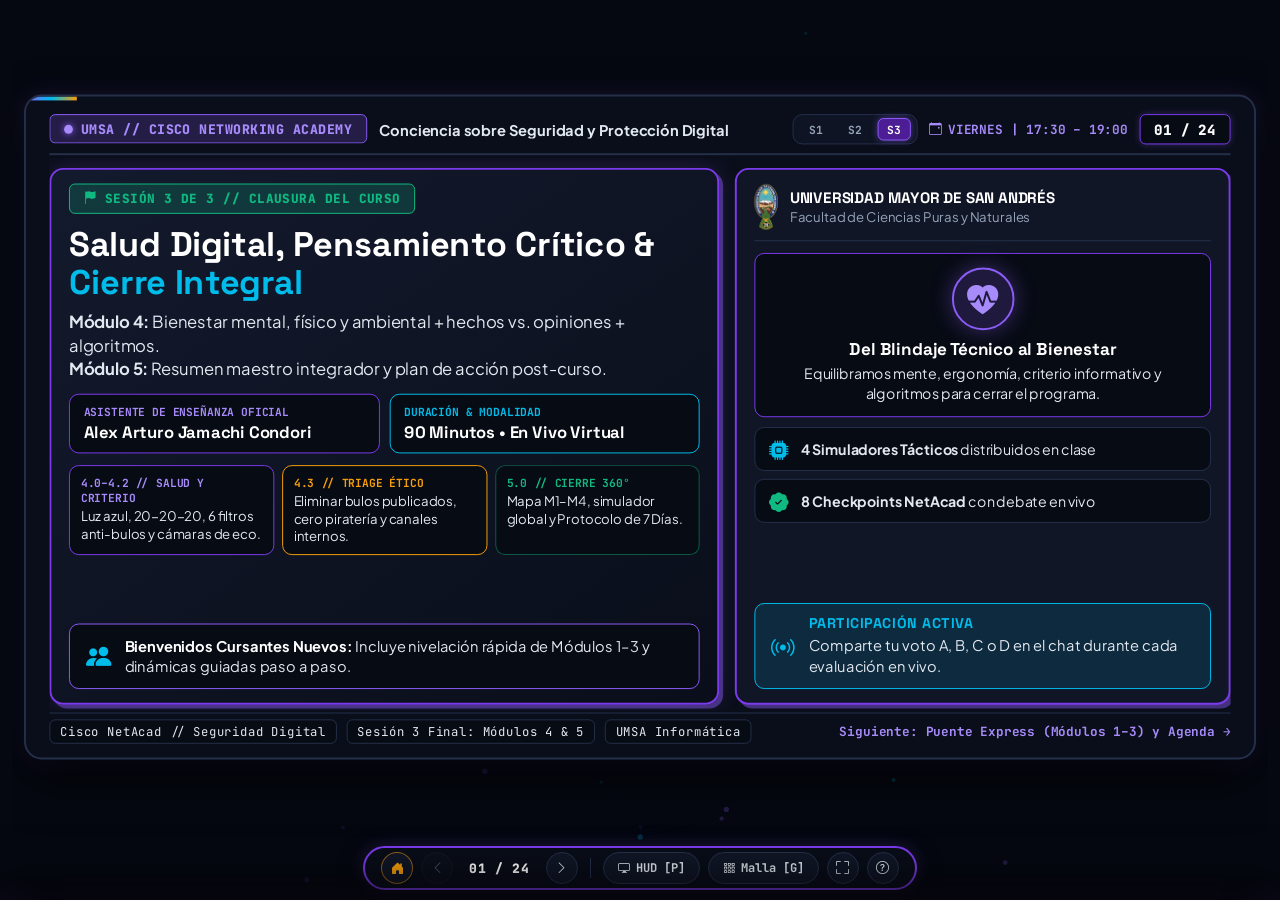
<file: Conciencia de Seguridad y Protección Digital/sesion3.html>
<!DOCTYPE html>
<html lang="es">
<head>
  <meta charset="UTF-8">
  <meta name="viewport" content="width=device-width, initial-scale=1.0">
  <title>Cisco NetAcad &amp; UMSA // Conciencia sobre Seguridad y Protección Digital - Sesión 3 (Módulos 4 y 5)</title>

  <!-- Tipografías Oficiales Google Fonts -->
  <link rel="preconnect" href="https://fonts.googleapis.com">
  <link rel="preconnect" href="https://fonts.gstatic.com" crossorigin>
  <link href="https://fonts.googleapis.com/css2?family=JetBrains+Mono:wght@400;500;600;700;800&family=Plus+Jakarta+Sans:wght@400;500;600;700;800&family=Space+Grotesk:wght@500;600;700;800&display=swap" rel="stylesheet">

  <!-- Iconos Vectoriales Bootstrap Icons (0 Emojis) -->
  <link rel="stylesheet" href="https://cdn.jsdelivr.net/npm/bootstrap-icons@1.11.3/font/bootstrap-icons.min.css">

  <!-- Hojas de Estilo del Sistema -->
  <link rel="stylesheet" href="css/tokens.css">
  <link rel="stylesheet" href="css/slides-base.css">
  <link rel="stylesheet" href="css/slides-bento.css">
  <link rel="stylesheet" href="css/presenter-hud.css">
</head>
<body>

  <!-- Canvas Ambiental de Fondo (Grid Táctico de Ciberdefensa) -->
  <canvas id="ambient-canvas"></canvas>

  <div class="app-container">
    <div class="stage-container" id="stageContainer">
      <div class="slide-stage" id="slideStage">
        <div class="top-progress-bar" id="slideProgress" style="width: 4.16%;"></div>
        <!-- SLIDE 01: CARÁTULA PRINCIPAL // SESIÓN 3 FINAL -->
        <div class="slide-view is-active" data-index="0" data-title="Carátula // Sesión 3 Final: Módulos 4 y 5" data-desc="Salud Mental, Física y Ambiental, Pensamiento Crítico, Algoritmos y Resumen Integral del Curso" data-notes="Dar la bienvenida a la tercera y última sesión del programa Conciencia sobre Seguridad y Protección Digital. Aclarar a estudiantes nuevos que los Módulos 4 y 5 se comprenden de forma autónoma e incluyen puente exprés. Presentarse como Asistente de Enseñanza Oficial Alex Arturo Jamachi Condori.">
          <header class="slide-header">
            <div class="header-left">
              <span class="header-badge badge-purple">
                <span class="status-pip pip-purple"></span>
                UMSA // CISCO NETWORKING ACADEMY
              </span>
              <span class="header-context">Conciencia sobre Seguridad y Protección Digital</span>
            </div>
            <div class="header-right">
              <div class="session-switcher">
                <a href="sesion1.html" class="session-pill" title="Ir a Sesión 1 (Módulo 1)">S1</a>
                <a href="sesion2.html" class="session-pill" title="Ir a Sesión 2 (Módulos 2 y 3)">S2</a>
                <span class="session-pill active" title="Sesión Actual (Módulos 4 y 5)">S3</span>
              </div>
              <span class="header-telemetry"><i class="bi bi-calendar-event"></i> VIERNES | 17:30 – 19:00</span>
              <span class="slide-index-pill">01 / 24</span>
            </div>
          </header>

          <div class="slide-body">
            <div class="bento-sidebar-layout">
              <!-- Tarjeta Principal Izquierda -->
              <div class="bento-card card-featured">
                <div>
                  <span class="feat-pill feat-pill-mint"><i class="bi bi-flag-fill"></i> SESIÓN 3 DE 3 // CLAUSURA DEL CURSO</span>
                  <h1 style="font-family:var(--font-display); font-size:35px; font-weight:800; color:#FFFFFF; line-height:1.12; margin-top:12px;">
                    Salud Digital, Pensamiento Crítico &amp; <span style="color:var(--cisco-cyan);">Cierre Integral</span>
                  </h1>
                  <p style="font-size:17px; color:var(--text-body); margin-top:8px; line-height:1.42;">
                    <strong>Módulo 4:</strong> Bienestar mental, físico y ambiental + hechos vs. opiniones + algoritmos.
                    <br><strong>Módulo 5:</strong> Resumen maestro integrador y plan de acción post-curso.
                  </p>

                  <div style="display:grid; grid-template-columns:1fr 1fr; gap:10px; margin-top:14px;">
                    <div style="background:var(--bg-nested); border:1.5px solid var(--border-purple); border-radius:var(--radius-sm); padding:10px 14px;">
                      <div style="font-family:var(--font-mono); font-size:11.5px; color:var(--cyber-purple-neon); font-weight:700;">ASISTENTE DE ENSEÑANZA OFICIAL</div>
                      <div style="font-family:var(--font-display); font-size:17px; font-weight:800; color:#FFFFFF; margin-top:2px;">Alex Arturo Jamachi Condori</div>
                    </div>
                    <div style="background:var(--bg-nested); border:1.5px solid var(--border-cyan); border-radius:var(--radius-sm); padding:10px 14px;">
                      <div style="font-family:var(--font-mono); font-size:11.5px; color:var(--cisco-cyan); font-weight:700;">DURACIÓN &amp; MODALIDAD</div>
                      <div style="font-family:var(--font-display); font-size:17px; font-weight:800; color:#FFFFFF; margin-top:2px;">90 Minutos • En Vivo Virtual</div>
                    </div>
                  </div>

                  <div style="display:grid; grid-template-columns:repeat(3, 1fr); gap:8px; margin-top:12px;">
                    <div style="background:var(--bg-nested); border:1px solid var(--border-purple); border-radius:var(--radius-sm); padding:9px 11px; font-size:13.5px; color:var(--text-body); line-height:1.35;">
                      <strong style="color:var(--cyber-purple-neon); display:block; font-family:var(--font-mono); font-size:11.5px; margin-bottom:2px;">4.0–4.2 // SALUD Y CRITERIO</strong>
                      Luz azul, 20-20-20, 6 filtros anti-bulos y cámaras de eco.
                    </div>
                    <div style="background:var(--bg-nested); border:1px solid var(--border-amber); border-radius:var(--radius-sm); padding:9px 11px; font-size:13.5px; color:var(--text-body); line-height:1.35;">
                      <strong style="color:var(--warn-amber); display:block; font-family:var(--font-mono); font-size:11.5px; margin-bottom:2px;">4.3 // TRIAGE ÉTICO</strong>
                      Eliminar bulos publicados, cero piratería y canales internos.
                    </div>
                    <div style="background:var(--bg-nested); border:1px solid rgba(16,185,129,0.45); border-radius:var(--radius-sm); padding:9px 11px; font-size:13.5px; color:var(--text-body); line-height:1.35;">
                      <strong style="color:var(--pop-mint); display:block; font-family:var(--font-mono); font-size:11.5px; margin-bottom:2px;">5.0 // CIERRE 360°</strong>
                      Mapa M1–M4, simulador global y Protocolo de 7 Días.
                    </div>
                  </div>
                </div>

                <div class="stat-banner banner-purple">
                  <span class="stat-num" style="color:var(--cisco-cyan); font-size:26px;"><i class="bi bi-people-fill"></i></span>
                  <div class="stat-desc" style="font-size:15px;">
                    <strong>Bienvenidos Cursantes Nuevos:</strong> Incluye nivelación rápida de Módulos 1–3 y dinámicas guiadas paso a paso.
                  </div>
                </div>
              </div>

              <!-- Tarjeta Lateral Derecha -->
              <div class="bento-card card-purple">
                <div>
                  <div style="display:flex; align-items:center; gap:12px; border-bottom:1.5px solid var(--border-color); padding-bottom:10px;">
                    <img src="assets/umsa-logo.png" alt="UMSA Logo" style="height:48px; width:auto; object-fit:contain;">
                    <div>
                      <div style="font-family:var(--font-display); font-size:15.5px; font-weight:800; color:#FFFFFF;">UNIVERSIDAD MAYOR DE SAN ANDRÉS</div>
                      <div style="font-size:13.5px; color:var(--text-muted);">Facultad de Ciencias Puras y Naturales</div>
                    </div>
                  </div>

                  <div style="margin-top:12px; background:var(--bg-nested); border:1.5px solid var(--border-purple); border-radius:var(--radius-sm); padding:14px 16px; text-align:center;">
                    <div style="width:64px; height:64px; margin:0 auto 8px auto; border-radius:50%; background:rgba(139,92,246,0.18); border:2px solid var(--cyber-purple); display:flex; align-items:center; justify-content:center; box-shadow:0 0 22px rgba(139,92,246,0.4);">
                      <i class="bi bi-heart-pulse-fill" style="font-size:32px; color:var(--cyber-purple-neon);"></i>
                    </div>
                    <div style="font-family:var(--font-display); font-size:17.5px; font-weight:800; color:#FFFFFF;">
                      Del Blindaje Técnico al Bienestar
                    </div>
                    <div style="font-size:14.5px; color:var(--text-body); margin-top:4px; line-height:1.4;">
                      Equilibramos mente, ergonomía, criterio informativo y algoritmos para cerrar el programa.
                    </div>
                  </div>

                  <div style="margin-top:10px; display:flex; flex-direction:column; gap:8px;">
                    <div style="background:var(--bg-nested); border:1.5px solid var(--border-color); border-radius:var(--radius-sm); padding:9px 14px; display:flex; align-items:center; gap:12px;">
                      <i class="bi bi-cpu-fill" style="color:var(--cisco-cyan); font-size:20px;"></i>
                      <div style="font-size:14.5px; color:var(--text-body);"><strong>4 Simuladores Tácticos</strong> distribuidos en clase</div>
                    </div>
                    <div style="background:var(--bg-nested); border:1.5px solid var(--border-color); border-radius:var(--radius-sm); padding:9px 14px; display:flex; align-items:center; gap:12px;">
                      <i class="bi bi-patch-check-fill" style="color:var(--pop-mint); font-size:20px;"></i>
                      <div style="font-size:14.5px; color:var(--text-body);"><strong>8 Checkpoints NetAcad</strong> con debate en vivo</div>
                    </div>
                  </div>
                </div>

                <div class="exam-callout callout-cyan">
                  <i class="bi bi-broadcast exam-callout-icon" style="color:var(--cisco-cyan);"></i>
                  <div class="exam-callout-content">
                    <div class="exam-callout-title" style="color:var(--cisco-cyan);">Participación Activa</div>
                    <div class="exam-callout-text">Comparte tu voto A, B, C o D en el chat durante cada evaluación en vivo.</div>
                  </div>
                </div>
              </div>
            </div>
          </div>

          <footer class="slide-footer">
            <div class="footer-tags">
              <span class="footer-chip">Cisco NetAcad // Seguridad Digital</span>
              <span class="footer-chip">Sesión 3 Final: Módulos 4 &amp; 5</span>
              <span class="footer-chip">UMSA Informática</span>
            </div>
            <div class="footer-meta">Siguiente: Puente Express (Módulos 1–3) y Agenda &rarr;</div>
          </footer>
        </div>

        <!-- SLIDE 02: PUENTE EXPRESS Y HOJA DE RUTA -->
        <div class="slide-view" data-index="1" data-title="Hoja de Ruta // Puente Módulos 1–3 y Agenda (90 min)" data-desc="Resumen en 60 segundos de las sesiones previas y distribución de tiempos para Módulos 4 y 5" data-notes="Nivelar en 1 minuto a quienes se conectan hoy por primera vez resumiendo Módulos 1, 2 y 3, y explicar la agenda distribuida de 90 minutos.">
          <header class="slide-header">
            <div class="header-left">
              <span class="header-badge badge-cyan">
                <span class="status-pip pip-cyan"></span>
                AGENDA Y NIVELACIÓN // 90 MIN
              </span>
              <span class="header-context">Puente Express (Módulos 1–3) hacia Módulos 4 y 5</span>
            </div>
            <div class="header-right">
              <span class="header-telemetry"><i class="bi bi-compass-fill"></i> MAPA DE SESIÓN</span>
              <span class="slide-index-pill">02 / 24</span>
            </div>
          </header>

          <div class="slide-body">
            <div class="bento-2col">
              <!-- Izquierda: Recap Express Módulos 1-3 -->
              <div class="bento-card card-amber">
                <div>
                  <div style="display:flex; justify-content:space-between; align-items:center;">
                    <span class="card-label label-amber"><i class="bi bi-lightning-fill"></i> Puente Express (Módulos 1–3)</span>
                    <span class="feat-pill feat-pill-amber">PARA NUEVOS</span>
                  </div>
                  <p style="font-size:15px; color:var(--text-body); line-height:1.38; margin-top:4px;">
                    Si te unes hoy por primera vez, esta es la base acumulada que conectamos ahora:
                  </p>

                  <div class="process-pipeline" style="margin-top:8px; gap:7px;">
                    <div class="process-step">
                      <span class="process-num num-amber">M1</span>
                      <div class="process-text"><strong>Amenazas &amp; Huella:</strong> Malware, phishing, deepfakes y huella digital indeleble en Internet.</div>
                    </div>
                    <div class="process-step">
                      <span class="process-num num-amber">M2</span>
                      <div class="process-text"><strong>Defensa Técnica:</strong> Parches, Windows Hello, 2FA, SIM Swapping, Dark Web, routers WPA3 y VPN.</div>
                    </div>
                    <div class="process-step">
                      <span class="process-num num-amber">M3</span>
                      <div class="process-text"><strong>Rastreo &amp; Ética:</strong> Cookies, fingerprinting, contratos T&amp;C, efecto dominó y 4% CO<sub>2</sub>.</div>
                    </div>
                    <div class="process-step">
                      <span class="process-num num-amber">HOY</span>
                      <div class="process-text"><strong>M4 y M5 (Factor Humano):</strong> Salud física/mental, verdad vs. bulos, algoritmos y cierre global.</div>
                    </div>
                  </div>
                </div>

                <div class="exam-callout callout-amber">
                  <i class="bi bi-check2-circle exam-callout-icon" style="color:var(--warn-amber);"></i>
                  <div class="exam-callout-content">
                    <div class="exam-callout-title" style="color:var(--warn-amber);">Cero Barreras</div>
                    <div class="exam-callout-text">Cada bloque explica los conceptos desde cero con casos reales y guías prácticas.</div>
                  </div>
                </div>
              </div>

              <!-- Derecha: Los 4 Bloques de la Sesión 3 -->
              <div class="bento-card card-purple">
                <div>
                  <div style="display:flex; justify-content:space-between; align-items:center;">
                    <span class="card-label label-purple"><i class="bi bi-map-fill"></i> Los 4 Bloques de Hoy (90 Min)</span>
                    <span class="feat-pill feat-pill-purple">RITMO ACTIVO</span>
                  </div>

                  <div class="process-pipeline" style="margin-top:8px; gap:7px;">
                    <div class="process-step">
                      <span class="process-num num-purple">4.0</span>
                      <div class="process-text"><strong>Mente, Cuerpo y Planeta (20 min):</strong> Redes, sobrecarga, luz azul, regla 20-20-20, e-waste + <em>Dinámica 1 &amp; Quiz</em>.</div>
                    </div>
                    <div class="process-step">
                      <span class="process-num num-cyan">4.1</span>
                      <div class="process-text"><strong>Hechos vs. Opiniones (20 min):</strong> 6 filtros anti-desinformación, pensamiento crítico + <em>Dinámica 2 &amp; Quiz</em>.</div>
                    </div>
                    <div class="process-step">
                      <span class="process-num num-amber">4.2–4.3</span>
                      <div class="process-text"><strong>Algoritmos &amp; Bienestar (24 min):</strong> Cámaras de eco, apps de salud, bienestar flexible, triage + <em>Dinámica 3 &amp; Quiz</em>.</div>
                    </div>
                    <div class="process-step">
                      <span class="process-num num-mint">5.0</span>
                      <div class="process-text"><strong>Resumen Maestro &amp; Plan 7D (26 min):</strong> Síntesis Módulos 1–4, <em>Triage 360°</em>, <em>Quiz Final</em> y clausura.</div>
                    </div>
                  </div>

                  <div class="exam-callout callout-cyan" style="margin-top:10px;">
                    <i class="bi bi-ui-checks-grid exam-callout-icon" style="color:var(--cisco-cyan);"></i>
                    <div class="exam-callout-content">
                      <div class="exam-callout-title" style="color:var(--cisco-cyan);">Metodología de la Sesión</div>
                      <div class="exam-callout-text">Alternamos teoría corta con simuladores interactivos y votación inmediata A/B/C/D en el chat.</div>
                    </div>
                  </div>
                </div>

                <div class="stat-banner banner-cyan">
                  <span class="stat-num" style="color:var(--cisco-cyan);">4+4</span>
                  <div class="stat-desc">
                    <strong>Equilibrio Dinámico:</strong> Cada tema combina casos reales interactivos con preguntas oficiales NetAcad.
                  </div>
                </div>
              </div>
            </div>
          </div>

          <footer class="slide-footer">
            <div class="footer-tags">
              <span class="footer-chip">Nivelación Express</span>
              <span class="footer-chip">Agenda 90 min</span>
            </div>
            <div class="footer-meta">Siguiente: Módulo 4.0 // Salud Mental, Sobrecarga y Luz Azul &rarr;</div>
          </footer>
        </div>

        <!-- SLIDE 03: 4.0 SALUD MENTAL, SOBRECARGA Y SUEÑO -->
        <div class="slide-view" data-index="2" data-title="4.0 Salud Mental // Redes, Sobrecarga y Luz Azul" data-desc="Riesgos psicológicos, fatiga en la toma de decisiones y alteraciones de la melatonina" data-notes="Basado en Transcripts 35 y 36 (4.0). Destacar el arma de doble filo de redes sociales (autoestima y comparación), la sobrecarga de información + fatiga de decisiones, y el círculo vicioso entre estrés y luz azul antes de dormir.">
          <header class="slide-header">
            <div class="header-left">
              <span class="header-badge badge-purple">
                <span class="status-pip pip-purple"></span>
                MÓDULO 4.0 // BIENESTAR MENTAL
              </span>
              <span class="header-context">Redes Sociales, Sobrecarga de Información y Sueño</span>
            </div>
            <div class="header-right">
              <span class="header-telemetry"><i class="bi bi-brain"></i> CISCO 4.0.1 – 4.0.3</span>
              <span class="slide-index-pill">03 / 24</span>
            </div>
          </header>

          <div class="slide-body">
            <div class="bento-2col">
              <!-- Izquierda: Redes Sociales y Adicción -->
              <div class="bento-card card-purple">
                <div>
                  <div style="display:flex; justify-content:space-between; align-items:center;">
                    <span class="card-label label-purple"><i class="bi bi-phone-flip"></i> Redes y Agotamiento Digital</span>
                    <span class="feat-pill feat-pill-purple">ARMA DOBLE FILO</span>
                  </div>

                  <div class="process-pipeline" style="margin-top:8px; gap:8px;">
                    <div class="process-step">
                      <span class="process-num num-purple">1</span>
                      <div class="process-text"><strong>Comparación y Autoestima:</strong> La presión de proyectar una imagen "perfecta" en Facebook o Instagram genera ansiedad, insuficiencia y depresión.</div>
                    </div>
                    <div class="process-step">
                      <span class="process-num num-purple">2</span>
                      <div class="process-text"><strong>Diseño Adictivo (Scroll Infinito):</strong> Perder horas en feeds interminables o videojuegos produce agotamiento, estrés y menor concentración.</div>
                    </div>
                    <div class="process-step">
                      <span class="process-num num-purple">3</span>
                      <div class="process-text"><strong>Sobrecarga de Información:</strong> El volumen y la velocidad de correos, chats y noticias 24/7 provocan <em>fatiga en la toma de decisiones</em>.</div>
                    </div>
                    <div class="process-step">
                      <span class="process-num num-purple">4</span>
                      <div class="process-text"><strong>Aislamiento Social:</strong> Priorizar la interacción pasiva en pantalla reduce el contacto presencial y debilita tu red real de apoyo.</div>
                    </div>
                  </div>
                </div>

                <div class="exam-callout callout-purple">
                  <i class="bi bi-moon-stars-fill exam-callout-icon" style="color:var(--cyber-purple-neon);"></i>
                  <div class="exam-callout-content">
                    <div class="exam-callout-title" style="color:var(--cyber-purple-neon);">Defensa Diaria</div>
                    <div class="exam-callout-text">Crea zonas libres de tecnología (comidas y descansos), elige cuentas positivas y haz jornadas de desintoxicación digital.</div>
                  </div>
                </div>
              </div>

              <!-- Derecha: Luz Azul, Melatonina y Notificaciones -->
              <div class="bento-card card-cyan">
                <div>
                  <div style="display:flex; justify-content:space-between; align-items:center;">
                    <span class="card-label label-cyan"><i class="bi bi-eye-slash-fill"></i> Círculo Vicioso de la Luz Azul</span>
                    <span class="feat-pill feat-pill-amber">ALTERACIÓN SUEÑO</span>
                  </div>

                  <div class="process-pipeline" style="margin-top:8px; gap:8px;">
                    <div class="process-step">
                      <span class="process-num num-amber"><i class="bi bi-brightness-high-fill"></i></span>
                      <div class="process-text"><strong>Bloqueo de Melatonina:</strong> La luz azul nocturna engaña al cerebro, desajusta el reloj interno e impide conciliar sueño reparador.</div>
                    </div>
                    <div class="process-step">
                      <span class="process-num num-amber"><i class="bi bi-arrow-repeat"></i></span>
                      <div class="process-text"><strong>Ciclo Estrés–Pantalla:</strong> Estar abrumado nos lleva a distraernos con el móvil de noche, empeorando el insomnio y la fatiga diurna.</div>
                    </div>
                    <div class="process-step">
                      <span class="process-num num-mint"><i class="bi bi-bell-slash-fill"></i></span>
                      <div class="process-text"><strong>Silenciar Alertas No Críticas:</strong> Desactiva avisos de grupos, redes y noticias; fija <strong>2 horarios diarios</strong> (mañana y tarde) para revisar mensajes.</div>
                    </div>
                    <div class="process-step">
                      <span class="process-num num-cyan"><i class="bi bi-sunrise-fill"></i></span>
                      <div class="process-text"><strong>Arranque Matutino Sin Estrés:</strong> Evita revisar noticias o chats en los primeros 30 minutos al despertar; prioriza luz natural e hidratación.</div>
                    </div>
                  </div>

                  <div style="display:grid; grid-template-columns:1fr 1fr; gap:8px; margin-top:8px;">
                    <div style="background:var(--bg-nested); border:1px solid var(--border-cyan); border-radius:var(--radius-sm); padding:8px 11px; font-size:13.5px; color:var(--text-body);">
                      <strong style="color:var(--cisco-cyan);">Modo No Molestar:</strong> Programa bloqueo automático de apps de 22:00 a 07:00.
                    </div>
                    <div style="background:var(--bg-nested); border:1px solid var(--border-purple); border-radius:var(--radius-sm); padding:8px 11px; font-size:13.5px; color:var(--text-body);">
                      <strong style="color:var(--cyber-purple-neon);">Cargador Lejos:</strong> Deja el celular cargando fuera del alcance de tu cama.
                    </div>
                  </div>
                </div>

                <div class="stat-banner banner-cyan">
                  <span class="stat-num" style="color:var(--cisco-cyan); font-size:22px;">60 MIN</span>
                  <div class="stat-desc" style="font-size:15px;">
                    <strong>Regla Nocturna:</strong> Desconecta pantallas al menos <strong>1 hora antes de dormir</strong> para proteger tu melatonina.
                  </div>
                </div>
              </div>
            </div>
          </div>

          <footer class="slide-footer">
            <div class="footer-tags">
              <span class="footer-chip">4.0.1 Salud Mental</span>
              <span class="footer-chip">Melatonina &amp; Fatiga</span>
            </div>
            <div class="footer-meta">Siguiente: 4.0 Salud Física, Regla 20-20-20 y Planeta Sano &rarr;</div>
          </footer>
        </div>

        <!-- SLIDE 04: 4.0 SALUD FÍSICA, ERGONOMÍA Y PLANETA SANO -->
        <div class="slide-view" data-index="3" data-title="4.0 Cuerpo & Planeta // Regla 20-20-20, Ergonomía y E-Waste" data-desc="Fatiga visual digital, prevención del túnel carpiano y huella ambiental de dispositivos" data-notes="Basado en Transcript 35 (01:58-04:45). Explicar claramente la regla 20-20-20 (20 min / 20 seg / 20 pies = ~6 m), ergonomía del puesto y el problema oculto de centros de datos + residuos electrónicos (e-waste).">
          <header class="slide-header">
            <div class="header-left">
              <span class="header-badge badge-mint">
                <span class="status-pip pip-mint"></span>
                MÓDULO 4.0 // CUERPO Y PLANETA
              </span>
              <span class="header-context">Fatiga Ocular (20-20-20), Ergonomía y Residuos Electrónicos</span>
            </div>
            <div class="header-right">
              <span class="header-telemetry"><i class="bi bi-tree-fill"></i> CISCO 4.0.1 – 4.0.2</span>
              <span class="slide-index-pill">04 / 24</span>
            </div>
          </header>

          <div class="slide-body">
            <div class="bento-3col">
              <!-- Col 1: Salud Visual -->
              <div class="bento-card card-cyan">
                <div>
                  <span class="card-label label-cyan"><i class="bi bi-eye-fill"></i> Fatiga Visual Digital</span>
                  <div class="process-pipeline" style="margin-top:6px; gap:6px;">
                    <div class="process-step" style="padding:7px 11px;">
                      <span class="process-num num-cyan">A</span>
                      <div class="process-text" style="font-size:14px;"><strong>Síndrome de Visión por PC:</strong> Provoca ojos secos, dolor de cabeza y visión borrosa tras uso prolongado.</div>
                    </div>
                    <div class="process-step" style="padding:7px 11px;">
                      <span class="process-num num-cyan">B</span>
                      <div class="process-text" style="font-size:14px;"><strong>Regla 20-20-20:</strong> Cada <strong>20 minutos</strong>, descansa <strong>20 segundos</strong> enfocando un objeto a <strong>20 pies (~6 m)</strong>.</div>
                    </div>
                    <div class="process-step" style="padding:7px 11px;">
                      <span class="process-num num-cyan">C</span>
                      <div class="process-text" style="font-size:14px;"><strong>Iluminación y Contraste:</strong> Ajusta brillo según la sala y evita reflejos directos en el monitor.</div>
                    </div>
                    <div class="process-step" style="padding:7px 11px;">
                      <span class="process-num num-cyan">D</span>
                      <div class="process-text" style="font-size:14px;"><strong>Distancia Saludable:</strong> Mantén la pantalla a 50–70 cm y activa luz cálida al atardecer.</div>
                    </div>
                  </div>
                </div>

                <div class="exam-callout callout-cyan">
                  <i class="bi bi-eyeglasses exam-callout-icon" style="color:var(--cisco-cyan);"></i>
                  <div class="exam-callout-content">
                    <div class="exam-callout-title" style="color:var(--cisco-cyan);">Alarma Ocular</div>
                    <div class="exam-callout-text">Parpadea conscientemente y programa pausas visuales cada 20 min.</div>
                  </div>
                </div>
              </div>

              <!-- Col 2: Ergonomía Física -->
              <div class="bento-card card-purple">
                <div>
                  <span class="card-label label-purple"><i class="bi bi-person-workspace"></i> Puesto Ergonómico</span>
                  <div class="process-pipeline" style="margin-top:6px; gap:6px;">
                    <div class="process-step" style="padding:7px 11px;">
                      <span class="process-num num-purple">A</span>
                      <div class="process-text" style="font-size:14px;"><strong>Riesgos Musculares:</strong> Malas posturas continuas causan dolor lumbar y <strong>síndrome del túnel carpiano</strong>.</div>
                    </div>
                    <div class="process-step" style="padding:7px 11px;">
                      <span class="process-num num-purple">B</span>
                      <div class="process-text" style="font-size:14px;"><strong>Altura y Silla:</strong> Usa respaldo lumbar, pantalla a altura visual y muñecas neutras al teclear.</div>
                    </div>
                    <div class="process-step" style="padding:7px 11px;">
                      <span class="process-num num-purple">C</span>
                      <div class="process-text" style="font-size:14px;"><strong>Movimiento Activo:</strong> Levántate y estira brevemente cada hora para activar la circulación.</div>
                    </div>
                    <div class="process-step" style="padding:7px 11px;">
                      <span class="process-num num-purple">D</span>
                      <div class="process-text" style="font-size:14px;"><strong>Codos y Pies:</strong> Codos en ~90° cerca del torso y ambos pies firmemente apoyados en el suelo.</div>
                    </div>
                  </div>
                </div>

                <div class="exam-callout callout-purple">
                  <i class="bi bi-check-square-fill exam-callout-icon" style="color:var(--cyber-purple-neon);"></i>
                  <div class="exam-callout-content">
                    <div class="exam-callout-title" style="color:var(--cyber-purple-neon);">Quiz 4.0.2</div>
                    <div class="exam-callout-text">La ergonomía previene directamente <strong>problemas musculoesqueléticos</strong>.</div>
                  </div>
                </div>
              </div>

              <!-- Col 3: Impacto Ambiental (E-Waste) -->
              <div class="bento-card card-amber">
                <div>
                  <span class="card-label label-amber"><i class="bi bi-recycle"></i> Planeta Sano (E-Waste)</span>
                  <div class="process-pipeline" style="margin-top:6px; gap:6px;">
                    <div class="process-step" style="padding:7px 11px;">
                      <span class="process-num num-amber">1</span>
                      <div class="process-text" style="font-size:14px;"><strong>Centros de Datos:</strong> Consumen electricidad masiva las 24 h, elevando emisiones de carbono.</div>
                    </div>
                    <div class="process-step" style="padding:7px 11px;">
                      <span class="process-num num-amber">2</span>
                      <div class="process-text" style="font-size:14px;"><strong>Basura Electrónica:</strong> Cambiar equipos sin necesidad filtra químicos nocivos en vertederos.</div>
                    </div>
                    <div class="process-step" style="padding:7px 11px;">
                      <span class="process-num num-mint">3</span>
                      <div class="process-text" style="font-size:14px;"><strong>Acción Verde:</strong> Desconecta dispositivos sin uso, elige hardware eficiente y recicla equipos.</div>
                    </div>
                    <div class="process-step" style="padding:7px 11px;">
                      <span class="process-num num-mint">4</span>
                      <div class="process-text" style="font-size:14px;"><strong>Segunda Vida (RAEE):</strong> Repara o dona equipos funcionales y entrega baterías en puntos limpios.</div>
                    </div>
                  </div>
                </div>

                <div class="stat-banner banner-mint">
                  <span class="stat-num" style="color:var(--pop-mint); font-size:20px;"><i class="bi bi-plug-fill"></i></span>
                  <div class="stat-desc" style="font-size:14.5px;">Equilibrar tiempo en línea y vida física cuida tu salud y el planeta.</div>
                </div>
              </div>
            </div>
          </div>

          <footer class="slide-footer">
            <div class="footer-tags">
              <span class="footer-chip">Regla 20-20-20</span>
              <span class="footer-chip">Ergonomía &amp; E-Waste</span>
            </div>
            <div class="footer-meta">Siguiente: Dinámica 1 // Auditor de Bienestar Digital &rarr;</div>
          </footer>
        </div>

        <!-- SLIDE 05: DINÁMICA 1 // AUDITOR DE BIENESTAR DIGITAL -->
        <div class="slide-view" data-index="4" data-title="Dinámica 1 // Auditor de Bienestar Digital & Ergonómico" data-desc="Simulador interactivo sobre luz azul, fatiga visual, sobrecarga de alertas y residuos electrónicos" data-notes="Dinámica participativa del Bloque 4.0: haz clic en cada uno de los 4 casos clínicos cotidianos y pide al grupo diagnosticar qué hábito debe corregirse.">
          <header class="slide-header">
            <div class="header-left">
              <span class="header-badge badge-amber">
                <span class="status-pip pip-amber"></span>
                DINÁMICA EN VIVO // SIMULADOR 1
              </span>
              <span class="header-context">Laboratorio Clínico: Auditor de Bienestar y Sostenibilidad 4.0</span>
            </div>
            <div class="header-right">
              <span class="header-telemetry"><i class="bi bi-activity"></i> ACTIVIDAD INTERACTIVA</span>
              <span class="slide-index-pill">05 / 24</span>
            </div>
          </header>

          <div class="slide-body">
            <div class="bento-sidebar-left">
              <!-- Panel Selector Izquierdo -->
              <div class="bento-card card-purple">
                <div>
                  <div style="display:flex; justify-content:space-between; align-items:center;">
                    <span class="card-label label-purple"><i class="bi bi-clipboard2-pulse-fill"></i> Selecciona un Caso:</span>
                    <span class="feat-pill feat-pill-purple">4 ESCENARIOS</span>
                  </div>

                  <div style="display:flex; flex-direction:column; gap:9px; margin-top:10px;">
                    <button class="case-select-btn wellbeing-case-btn is-active-case" onclick="selectWellbeingCase(this, 'well1')">
                      <div class="case-btn-header">
                        <span class="case-btn-title"><i class="bi bi-moon-fill" style="color:var(--cyber-purple-neon);"></i> Caso 1: Insomnio 1:30 AM</span>
                        <span style="font-size:12px; font-family:var(--font-mono); color:var(--cyber-purple-neon);">SUEÑO</span>
                      </div>
                      <div class="case-btn-desc">Cansancio físico extremo pero insomnio tras ver reels en cama.</div>
                    </button>

                    <button class="case-select-btn wellbeing-case-btn" onclick="selectWellbeingCase(this, 'well2')">
                      <div class="case-btn-header">
                        <span class="case-btn-title"><i class="bi bi-eye-fill" style="color:var(--cisco-cyan);"></i> Caso 2: Vista Borrosa y Muñeca</span>
                        <span style="font-size:12px; font-family:var(--font-mono); color:var(--cisco-cyan);">ERGONOMÍA</span>
                      </div>
                      <div class="case-btn-desc">5 horas seguidas en laptop baja sobre cama o mesa incómoda.</div>
                    </button>

                    <button class="case-select-btn wellbeing-case-btn" onclick="selectWellbeingCase(this, 'well3')">
                      <div class="case-btn-header">
                        <span class="case-btn-title"><i class="bi bi-bell-fill" style="color:var(--warn-amber);"></i> Caso 3: 180 Alertas Diarias</span>
                        <span style="font-size:12px; font-family:var(--font-mono); color:var(--warn-amber);">DECISIONES</span>
                      </div>
                      <div class="case-btn-desc">Bloqueo mental y estrés por grupos, noticias y correo continuo.</div>
                    </button>

                    <button class="case-select-btn wellbeing-case-btn" onclick="selectWellbeingCase(this, 'well4')">
                      <div class="case-btn-header">
                        <span class="case-btn-title"><i class="bi bi-trash3-fill" style="color:var(--pop-mint);"></i> Caso 4: Cajón de Móviles Viejos</span>
                        <span style="font-size:12px; font-family:var(--font-mono); color:var(--pop-mint);">E-WASTE</span>
                      </div>
                      <div class="case-btn-desc">Renovación anual de celular y desechos tirados a basura común.</div>
                    </button>
                  </div>
                </div>

                <div class="exam-callout callout-amber">
                  <i class="bi bi-chat-dots-fill exam-callout-icon" style="color:var(--warn-amber);"></i>
                  <div class="exam-callout-content">
                    <div class="exam-callout-text"><strong>Pregunta al Grupo:</strong> ¿Con cuál de estos 4 síntomas te identificaste esta semana?</div>
                  </div>
                </div>
              </div>

              <!-- Panel Diagnóstico Derecho -->
              <div class="bento-card card-cyan">
                <div>
                  <div style="display:flex; justify-content:space-between; align-items:center;">
                    <span class="card-label label-cyan"><i class="bi bi-heart-pulse-fill"></i> Diagnóstico Preventivo Cisco 4.0</span>
                    <span class="feat-pill feat-pill-purple" id="wellbeingBadge">SUEÑO &amp; MELATONINA</span>
                  </div>

                  <div style="background:var(--bg-nested); border:1.5px solid var(--border-color); border-radius:var(--radius-sm); padding:18px 20px; margin-top:12px;">
                    <h3 id="wellbeingTitle" style="font-family:var(--font-display); font-size:20px; font-weight:800; color:#FFFFFF; margin-bottom:12px;">
                      Caso 1: Insomnio Crónico por Scroll Nocturno y Luz Azul
                    </h3>

                    <div style="font-family:var(--font-mono); font-size:12.5px; color:#F87171; font-weight:800; margin-bottom:4px; display:flex; align-items:center; gap:6px;">
                      <i class="bi bi-exclamation-octagon-fill"></i> IMPACTO FISIOLÓGICO / DIGITAL:
                    </div>
                    <p id="wellbeingRisk" style="font-size:15.5px; color:var(--text-body); line-height:1.45; margin-bottom:14px;">
                      Mirar el teléfono en la cama dispara un círculo vicioso: la luz azul inhibe la producción de melatonina y desajusta el reloj interno, impidiendo dormir aunque el cuerpo esté agotado.
                    </p>

                    <div style="font-family:var(--font-mono); font-size:12.5px; color:var(--pop-mint); font-weight:800; margin-bottom:4px; display:flex; align-items:center; gap:6px;">
                      <i class="bi bi-shield-check"></i> INTERVENCIÓN RECOMENDADA CISCO:
                    </div>
                    <p id="wellbeingAction" style="font-size:15.5px; color:var(--text-body); line-height:1.45;">
                      Protocolo Cisco 4.0: Establece zonas y horarios libres de tecnología (1 hora antes de dormir y durante las comidas), activa filtro nocturno y sustituye el scroll por lectura física.
                    </p>
                  </div>

                  <div style="display:grid; grid-template-columns:repeat(3, 1fr); gap:8px; margin-top:10px;">
                    <div style="background:var(--bg-nested); border:1px solid var(--border-purple); border-radius:var(--radius-sm); padding:8px 10px; font-size:13px; color:var(--text-body);">
                      <strong style="color:var(--cyber-purple-neon); display:block; font-family:var(--font-mono); font-size:11.5px;">NOCHE</strong>
                      60 min sin pantallas
                    </div>
                    <div style="background:var(--bg-nested); border:1px solid var(--border-cyan); border-radius:var(--radius-sm); padding:8px 10px; font-size:13px; color:var(--text-body);">
                      <strong style="color:var(--cisco-cyan); display:block; font-family:var(--font-mono); font-size:11.5px;">OCULAR</strong>
                      Regla 20-20-20
                    </div>
                    <div style="background:var(--bg-nested); border:1px solid rgba(16,185,129,0.45); border-radius:var(--radius-sm); padding:8px 10px; font-size:13px; color:var(--text-body);">
                      <strong style="color:var(--pop-mint); display:block; font-family:var(--font-mono); font-size:11.5px;">PLANETA</strong>
                      Puntos de reciclaje
                    </div>
                  </div>
                </div>

                <div class="stat-banner banner-cyan">
                  <span class="stat-num" style="color:var(--cisco-cyan); font-size:22px;"><i class="bi bi-lightbulb-fill"></i></span>
                  <div class="stat-desc" id="wellbeingRule" style="font-size:15px;">
                    <strong>Regla de Bienestar:</strong> Dormir mejor empieza apagando pantallas 60 minutos antes de acostarte para restaurar tu ciclo natural de melatonina.
                  </div>
                </div>
              </div>
            </div>
          </div>

          <footer class="slide-footer">
            <div class="footer-tags">
              <span class="footer-chip">Dinámica 1</span>
              <span class="footer-chip">Auditoría 4.0</span>
            </div>
            <div class="footer-meta">Siguiente: Checkpoint Cisco 4.0 // Autoevaluación en Vivo &rarr;</div>
          </footer>
        </div>

        <!-- SLIDE 06: CHECKPOINT CISCO 4.0 -->
        <div class="slide-view" data-index="5" data-title="Checkpoint Cisco // Autoevaluación en Vivo 4.0" data-desc="Preguntas oficiales NetAcad 4.0.2 y 4.0.4 sobre autoestima en redes y alteraciones del sueño" data-notes="Validar comprensión del Bloque 4.0 con dos preguntas oficiales textuales de Cisco NetAcad (c1.png y c10.png).">
          <header class="slide-header">
            <div class="header-left">
              <span class="header-badge badge-amber">
                <span class="status-pip pip-amber"></span>
                CHECKPOINT EN VIVO // MÓDULO 4.0
              </span>
              <span class="header-context">Preguntas Oficiales de Cisco NetAcad • Participa en Vivo</span>
            </div>
            <div class="header-right">
              <span class="header-telemetry"><i class="bi bi-check2-all"></i> SIMULADOR EXAMEN</span>
              <span class="slide-index-pill">06 / 24</span>
            </div>
          </header>

          <div class="slide-body">
            <div class="bento-2col">
              <!-- Pregunta 1 -->
              <div class="bento-card card-purple">
                <div>
                  <div style="display:flex; align-items:center; gap:10px;">
                    <span class="feat-pill feat-pill-purple"><i class="bi bi-question-circle-fill"></i> PREGUNTA 1</span>
                    <span style="font-size:13.5px; font-family:var(--font-mono); color:var(--text-muted); font-weight:700;">Quiz NetAcad 4.0.2</span>
                  </div>

                  <h3 style="font-family:var(--font-display); font-size:18px; font-weight:800; color:#FFFFFF; margin-top:8px; line-height:1.32;">
                    ¿Qué puede tener un impacto negativo en nuestra autoestima, según el video?
                  </h3>

                  <div class="quiz-options-grid">
                    <button class="quiz-btn" data-correct="false" onclick="revealQuiz(this, false, 'q1-exp', 'Incorrecto. Reducir la exposición a plataformas sociales ayuda precisamente a proteger tu bienestar emocional.')">
                      <span class="process-num num-purple">A</span>
                      <span>Reducción de la exposición a plataformas como Facebook e Instagram</span>
                    </button>
                    <button class="quiz-btn" data-correct="false" onclick="revealQuiz(this, false, 'q1-exp', 'Incorrecto. Tomar medidas preventivas fortalece la salud mental y evita el agotamiento digital.')">
                      <span class="process-num num-purple">B</span>
                      <span>Tomar medidas preventivas para proteger nuestro bienestar</span>
                    </button>
                    <button class="quiz-btn" data-correct="false" onclick="revealQuiz(this, false, 'q1-exp', 'Incorrecto. Usar herramientas para trabajo o comunicación no daña por sí solo la autoestima; el problema es la comparación social.')">
                      <span class="process-num num-purple">C</span>
                      <span>Depender de la tecnología para el trabajo y el entretenimiento</span>
                    </button>
                    <button class="quiz-btn" data-correct="true" onclick="revealQuiz(this, true, 'q1-exp', '¡Exacto! La presión por mantener una imagen perfecta y compararse constantemente con otros afecta la autoestima y dispara ansiedad.')">
                      <span class="process-num num-purple">D</span>
                      <span>La presión por ser perfecto y la constante comparación con los demás</span>
                    </button>
                  </div>
                </div>

                <div class="quiz-explanation show" id="q1-exp" style="display:block;">
                  <div style="display:flex; align-items:center; gap:10px; color:var(--text-muted);">
                    <i class="bi bi-hand-index-thumb-fill" style="color:var(--cyber-purple-neon); font-size:20px;"></i>
                    <span style="font-size:14.5px; font-weight:600;">Haz clic en una opción para validar con el criterio oficial Cisco NetAcad.</span>
                  </div>
                </div>
              </div>

              <!-- Pregunta 2 -->
              <div class="bento-card card-cyan">
                <div>
                  <div style="display:flex; align-items:center; gap:10px;">
                    <span class="feat-pill feat-pill-cyan"><i class="bi bi-question-circle-fill"></i> PREGUNTA 2</span>
                    <span style="font-size:13.5px; font-family:var(--font-mono); color:var(--text-muted); font-weight:700;">Quiz NetAcad 4.0.4</span>
                  </div>

                  <h3 style="font-family:var(--font-display); font-size:18px; font-weight:800; color:#FFFFFF; margin-top:8px; line-height:1.32;">
                    ¿Cuál es un factor común en las alteraciones del sueño por uso nocturno de dispositivos?
                  </h3>

                  <div class="quiz-options-grid">
                    <button class="quiz-btn" data-correct="false" onclick="revealQuiz(this, false, 'q2-exp', 'Incorrecto. Respetar nuestro reloj interno favorece un descanso saludable y regular.')">
                      <span class="process-num num-cyan">A</span>
                      <span>Seguir de cerca nuestros relojes internos biológicos</span>
                    </button>
                    <button class="quiz-btn" data-correct="false" onclick="revealQuiz(this, false, 'q2-exp', 'Incorrecto. La sobrecarga causa fatiga de decisiones, pero el disruptor directo del sueño frente a pantallas es físico/lumínico.')">
                      <span class="process-num num-cyan">B</span>
                      <span>Tener que tomar decisiones reflexivas durante el día</span>
                    </button>
                    <button class="quiz-btn" data-correct="false" onclick="revealQuiz(this, false, 'q2-exp', 'Incorrecto. La exposición matutina no interfiere con la melatonina nocturna como sí lo hace mirar pantallas de noche.')">
                      <span class="process-num num-cyan">C</span>
                      <span>Usar pantallas digitales por la mañana</span>
                    </button>
                    <button class="quiz-btn" data-correct="true" onclick="revealQuiz(this, true, 'q2-exp', '¡Correcto! La luz azul emitida por pantallas inhibe la producción de melatonina y desajusta el ciclo natural de sueño.')">
                      <span class="process-num num-cyan">D</span>
                      <span>La luz azul emitida por las pantallas</span>
                    </button>
                  </div>
                </div>

                <div class="quiz-explanation show" id="q2-exp" style="display:block;">
                  <div style="display:flex; align-items:center; gap:10px; color:var(--text-muted);">
                    <i class="bi bi-hand-index-thumb-fill" style="color:var(--cisco-cyan); font-size:20px;"></i>
                    <span style="font-size:14.5px; font-weight:600;">Selecciona la respuesta correcta tras escuchar las votaciones del aula.</span>
                  </div>
                </div>
              </div>
            </div>
          </div>

          <footer class="slide-footer">
            <div class="footer-tags">
              <span class="footer-chip">Evaluación 4.0</span>
              <span class="footer-chip">Participación en Vivo</span>
            </div>
            <div class="footer-meta">Siguiente: Módulo 4.1 // Detectar Noticias Falsas y Desinformación &rarr;</div>
          </footer>
        </div>

        <!-- SLIDE 07: 4.1 DETECTAR NOTICIAS FALSAS Y DESINFORMACIÓN -->
        <div class="slide-view" data-index="6" data-title="4.1 Desinformación // 6 Filtros Críticos de Verificación" data-desc="Consecuencias reales de las noticias falsas y checklist práctico para evaluar publicaciones" data-notes="Basado en Transcript 37 (4.1.1). Explicar el peligro real en salud y sociedad (ejemplo COVID-19) y detallar los 6 criterios de verificación más Snopes/FactCheck.org/PolitiFact.">
          <header class="slide-header">
            <div class="header-left">
              <span class="header-badge badge-coral">
                <span class="status-pip pip-amber"></span>
                MÓDULO 4.1 // VERDAD VS. BULOS
              </span>
              <span class="header-context">Impacto de la Desinformación y 6 Filtros de Detección</span>
            </div>
            <div class="header-right">
              <span class="header-telemetry"><i class="bi bi-shield-exclamation"></i> CISCO 4.1.1</span>
              <span class="slide-index-pill">07 / 24</span>
            </div>
          </header>

          <div class="slide-body">
            <div class="bento-sidebar-left">
              <!-- Izquierda: Impacto Real -->
              <div class="bento-card card-amber">
                <div>
                  <span class="card-label label-amber"><i class="bi bi-radioactive"></i> ¿Por Qué Importa Tanto?</span>
                  <div class="process-pipeline" style="margin-top:8px;">
                    <div class="process-step">
                      <span class="process-num num-amber">01</span>
                      <div class="process-text"><strong>Daño Directo a la Salud:</strong> En crisis sanitarias (como COVID-19), curas falsas llevaron a decisiones médicas peligrosas.</div>
                    </div>
                    <div class="process-step">
                      <span class="process-num num-amber">02</span>
                      <div class="process-text"><strong>Polarización Social:</strong> Profundiza divisiones entre ciudadanos y erosiona la confianza en instituciones.</div>
                    </div>
                    <div class="process-step">
                      <span class="process-num num-amber">03</span>
                      <div class="process-text"><strong>Responsabilidad Colectiva:</strong> Cada reenvío sin filtro amplifica el engaño; detenerlo empieza en uno mismo.</div>
                    </div>
                    <div class="process-step">
                      <span class="process-num num-amber">04</span>
                      <div class="process-text"><strong>Clickbait y Estafas:</strong> Titulares sensacionalistas capturan clics para monetizar o dirigirte a sitios de phishing.</div>
                    </div>
                  </div>
                </div>

                <div class="exam-callout callout-amber">
                  <i class="bi bi-search exam-callout-icon" style="color:var(--warn-amber);"></i>
                  <div class="exam-callout-content">
                    <div class="exam-callout-title" style="color:var(--warn-amber);">Verificadores Aliados</div>
                    <div class="exam-callout-text">Cisco recomienda contrastar dudas en <strong>Snopes</strong>, <strong>FactCheck.org</strong> y <strong>PolitiFact</strong>.</div>
                  </div>
                </div>
              </div>

              <!-- Derecha: 6 Filtros Críticos -->
              <div class="bento-card card-cyan">
                <div>
                  <div style="display:flex; justify-content:space-between; align-items:center;">
                    <span class="card-label label-cyan"><i class="bi bi-funnel-fill"></i> Los 6 Filtros Anti-Desinformación</span>
                    <span class="feat-pill feat-pill-cyan">AUDITORÍA RÁPIDA</span>
                  </div>

                  <div class="process-pipeline" style="margin-top:8px; gap:6px;">
                    <div class="process-step" style="padding:8px 13px;">
                      <span class="process-num num-cyan">1</span>
                      <div class="process-text"><strong>Investiga la Fuente:</strong> Revisa "Sobre nosotros" y si el medio tiene historial comprobado de precisión.</div>
                    </div>
                    <div class="process-step" style="padding:8px 13px;">
                      <span class="process-num num-cyan">2</span>
                      <div class="process-text"><strong>Lee Más Allá del Titular:</strong> Muchos titulares sensacionalistas exageran o contradicen el texto completo.</div>
                    </div>
                    <div class="process-step" style="padding:8px 13px;">
                      <span class="process-num num-cyan">3</span>
                      <div class="process-text"><strong>Credenciales del Autor:</strong> Si el artículo oculta quién lo escribió o carece de trayectoria, es alerta roja.</div>
                    </div>
                    <div class="process-step" style="padding:8px 13px;">
                      <span class="process-num num-cyan">4</span>
                      <div class="process-text"><strong>Fecha de Publicación:</strong> Revisa el año para evitar reciclar noticias viejas sacadas de contexto.</div>
                    </div>
                    <div class="process-step" style="padding:8px 13px;">
                      <span class="process-num num-cyan">5</span>
                      <div class="process-text"><strong>Contraste Multi-Medio:</strong> Si ningún otro medio creíble confirma una historia asombrosa, desconfía.</div>
                    </div>
                    <div class="process-step" style="padding:8px 13px;">
                      <span class="process-num num-cyan">6</span>
                      <div class="process-text"><strong>Controla la Emoción:</strong> Miedo, rabia o euforia buscan anular tu criterio lógico antes de compartir.</div>
                    </div>
                  </div>
                </div>
              </div>
            </div>
          </div>

          <footer class="slide-footer">
            <div class="footer-tags">
              <span class="footer-chip">4.1.1 Verificación</span>
              <span class="footer-chip">6 Filtros Críticos</span>
            </div>
            <div class="footer-meta">Siguiente: 4.1 Hechos vs. Opiniones y Pensamiento Crítico &rarr;</div>
          </footer>
        </div>

        <!-- SLIDE 08: 4.1 HECHOS VS OPINIONES Y PENSAMIENTO CRÍTICO -->
        <div class="slide-view" data-index="7" data-title="4.1 Criterio // Hechos vs. Opiniones y Pensamiento Crítico" data-desc="Diferencia entre afirmaciones verificables y creencias subjetivas en la alfabetización digital" data-notes="Basado en Transcript 38 (4.1.3). Comparar ejemplos exactos de Cisco ('la Tierra orbita alrededor del sol' vs 'el atardecer es hermoso') y aclarar que pensamiento crítico evalúa fuente, evidencia y contexto sin volverse cínico.">
          <header class="slide-header">
            <div class="header-left">
              <span class="header-badge badge-purple">
                <span class="status-pip pip-purple"></span>
                MÓDULO 4.1 // ALFABETIZACIÓN DIGITAL
              </span>
              <span class="header-context">Separar Hechos de Opiniones y Pensamiento Crítico</span>
            </div>
            <div class="header-right">
              <span class="header-telemetry"><i class="bi bi-journal-check"></i> CISCO 4.1.3</span>
              <span class="slide-index-pill">08 / 24</span>
            </div>
          </header>

          <div class="slide-body">
            <div class="bento-2col">
              <!-- Izquierda: Hecho vs Opinión -->
              <div class="bento-card card-purple">
                <div>
                  <div style="display:flex; justify-content:space-between; align-items:center;">
                    <span class="card-label label-purple"><i class="bi bi-columns-gap"></i> Hecho Objetivo vs. Opinión Subjetiva</span>
                    <span class="feat-pill feat-pill-purple">CRITERIO</span>
                  </div>

                  <div class="process-pipeline" style="margin-top:8px;">
                    <div class="process-step" style="border-color:var(--pop-mint);">
                      <span class="process-num num-mint"><i class="bi bi-check-lg"></i></span>
                      <div class="process-text"><strong>¿Qué es un Hecho?</strong> Afirmación objetiva respaldada por evidencia científica o documental verificable (ej. <em>"La Tierra orbita alrededor del Sol"</em>).</div>
                    </div>
                    <div class="process-step" style="border-color:var(--warn-amber);">
                      <span class="process-num num-amber"><i class="bi bi-chat-quote-fill"></i></span>
                      <div class="process-text"><strong>¿Qué es una Opinión?</strong> Refleja creencias o sentimientos personales; es subjetiva y no demostrable universalmente (ej. <em>"El atardecer es más hermoso"</em>).</div>
                    </div>
                    <div class="process-step">
                      <span class="process-num num-purple"><i class="bi bi-exclamation-diamond-fill"></i></span>
                      <div class="process-text"><strong>La Mezcla por Clics:</strong> En redes y blogs, un titular promete hechos mientras el cuerpo es comentario cargado de opinión.</div>
                    </div>
                    <div class="process-step">
                      <span class="process-num num-cyan"><i class="bi bi-highlighter"></i></span>
                      <div class="process-text"><strong>Pista Lingüística:</strong> Los hechos citan fechas, cifras y fuentes; las opiniones abusan de calificativos absolutos (<em>"peor"</em>, <em>"siempre"</em>).</div>
                    </div>
                  </div>
                </div>

                <div class="analogy-box" style="border-color:var(--cyber-purple);">
                  <i class="bi bi-lightbulb-fill analogy-icon" style="color:var(--cyber-purple-neon);"></i>
                  <div>
                    <div class="analogy-title" style="color:var(--cyber-purple-neon);">Apreciar Sin Confundir</div>
                    <div class="analogy-text">Las opiniones aportan perspectivas valiosas, pero tus decisiones deben apoyarse siempre en hechos verificables.</div>
                  </div>
                </div>
              </div>

              <!-- Derecha: Los 3 Pilares del Pensamiento Crítico -->
              <div class="bento-card card-cyan">
                <div>
                  <div style="display:flex; justify-content:space-between; align-items:center;">
                    <span class="card-label label-cyan"><i class="bi bi-compass-fill"></i> ¿Qué Evalúa el Pensamiento Crítico?</span>
                    <span class="feat-pill feat-pill-cyan">NO ES DUDAR TODO</span>
                  </div>
                  <p style="font-size:15px; color:var(--text-body); line-height:1.4; margin-top:6px;">
                    Pensamiento crítico <strong>no significa desconfiar cínicamente de todo</strong>, sino analizar de forma reflexiva <strong>3 elementos clave</strong>:
                  </p>

                  <div class="process-pipeline" style="margin-top:8px;">
                    <div class="process-step">
                      <span class="process-num num-cyan">1</span>
                      <div class="process-text"><strong>La Fuente:</strong> ¿Quién publica, qué reputación tiene y qué interés podría perseguir al difundirlo?</div>
                    </div>
                    <div class="process-step">
                      <span class="process-num num-cyan">2</span>
                      <div class="process-text"><strong>La Evidencia:</strong> ¿Cita estudios, datos contrastables o testimonios primarios, o solo suposiciones?</div>
                    </div>
                    <div class="process-step">
                      <span class="process-num num-cyan">3</span>
                      <div class="process-text"><strong>El Contexto:</strong> ¿Cuándo y dónde ocurrió? ¿Se omitió parte del video o cita para cambiar su sentido?</div>
                    </div>
                  </div>

                  <div class="analogy-box" style="margin-top:8px; border-color:var(--cisco-cyan);">
                    <i class="bi bi-shield-check analogy-icon" style="color:var(--cisco-cyan);"></i>
                    <div>
                      <div class="analogy-title" style="color:var(--cisco-cyan);">Mini-Prueba de 15 Segundos</div>
                      <div class="analogy-text">Antes de reenviar un titular polémico, pregúntate: <em>¿Quién firma, qué estudio lo prueba y en qué año ocurrió?</em></div>
                    </div>
                  </div>
                </div>

                <div class="stat-banner banner-cyan">
                  <span class="stat-num" style="color:var(--cisco-cyan); font-size:22px;"><i class="bi bi-people-fill"></i></span>
                  <div class="stat-desc" style="font-size:15px;">
                    <strong>Sociedad Menos Dividida:</strong> Consumir y compartir de manera discerniente construye comunidades más sanas.
                  </div>
                </div>
              </div>
            </div>
          </div>

          <footer class="slide-footer">
            <div class="footer-tags">
              <span class="footer-chip">4.1.3 Alfabetización</span>
              <span class="footer-chip">Fuente • Evidencia • Contexto</span>
            </div>
            <div class="footer-meta">Siguiente: Dinámica 2 // Escáner de Noticias &amp; Criterio &rarr;</div>
          </footer>
        </div>

        <!-- SLIDE 09: DINÁMICA 2 // ESCÁNER DE NOTICIAS -->
        <div class="slide-view" data-index="8" data-title="Dinámica 2 // Escáner: ¿Hecho, Opinión o Desinformación?" data-desc="Clasificador en vivo de publicaciones digitales aplicando los 6 filtros y pensamiento crítico" data-notes="Dinámica participativa del Bloque 4.1: analizar 4 titulares/publicaciones reales o típicos de redes sociales y votar en el chat antes de revelar el veredicto Cisco.">
          <header class="slide-header">
            <div class="header-left">
              <span class="header-badge badge-amber">
                <span class="status-pip pip-amber"></span>
                DINÁMICA EN VIVO // SIMULADOR 2
              </span>
              <span class="header-context">Peritaje Mediático: ¿Hecho, Opinión o Desinformación?</span>
            </div>
            <div class="header-right">
              <span class="header-telemetry"><i class="bi bi-newspaper"></i> ACTIVIDAD INTERACTIVA</span>
              <span class="slide-index-pill">09 / 24</span>
            </div>
          </header>

          <div class="slide-body">
            <div class="bento-sidebar-left">
              <!-- Panel Izquierdo: 4 Casos -->
              <div class="bento-card card-purple">
                <div>
                  <div style="display:flex; justify-content:space-between; align-items:center;">
                    <span class="card-label label-purple"><i class="bi bi-card-checklist"></i> Selecciona Publicación:</span>
                    <span class="feat-pill feat-pill-purple">4 CASOS</span>
                  </div>

                  <div style="display:flex; flex-direction:column; gap:9px; margin-top:10px;">
                    <button class="case-select-btn factcheck-case-btn is-active-case" onclick="selectFactCheckCase(this, 'news1')">
                      <div class="case-btn-header">
                        <span class="case-btn-title"><i class="bi bi-megaphone-fill" style="color:#F87171;"></i> Caso 1: "¡Urgente Antes Que Lo Borren!"</span>
                        <span style="font-size:12px; font-family:var(--font-mono); color:#F87171;">ALARMA</span>
                      </div>
                      <div class="case-btn-desc">Blog anónimo sin fecha, sin autor y lleno de exclamaciones.</div>
                    </button>

                    <button class="case-select-btn factcheck-case-btn" onclick="selectFactCheckCase(this, 'news2')">
                      <div class="case-btn-header">
                        <span class="case-btn-title"><i class="bi bi-chat-left-text-fill" style="color:var(--warn-amber);"></i> Caso 2: "El Peor Error Económico..."</span>
                        <span style="font-size:12px; font-family:var(--font-mono); color:var(--warn-amber);">HÍBRIDO</span>
                      </div>
                      <div class="case-btn-desc">Mezcla una cifra oficial inicial con juicios personales subjetivos.</div>
                    </button>

                    <button class="case-select-btn factcheck-case-btn" onclick="selectFactCheckCase(this, 'news3')">
                      <div class="case-btn-header">
                        <span class="case-btn-title"><i class="bi bi-heartbreak-fill" style="color:#F87171;"></i> Caso 3: Cadena "Cura Milagrosa"</span>
                        <span style="font-size:12px; font-family:var(--font-mono); color:#F87171;">SALUD</span>
                      </div>
                      <div class="case-btn-desc">Audio viral de WhatsApp contra tratamientos médicos avalados.</div>
                    </button>

                    <button class="case-select-btn factcheck-case-btn" onclick="selectFactCheckCase(this, 'news4')">
                      <div class="case-btn-header">
                        <span class="case-btn-title"><i class="bi bi-patch-check-fill" style="color:var(--pop-mint);"></i> Caso 4: Reporte con Fuente Primaria</span>
                        <span style="font-size:12px; font-family:var(--font-mono); color:var(--pop-mint);">VERIFICADO</span>
                      </div>
                      <div class="case-btn-desc">Autor identificable, fecha reciente, estudio y contraste abierto.</div>
                    </button>
                  </div>
                </div>

                <div class="exam-callout callout-cyan">
                  <i class="bi bi-question-diamond-fill exam-callout-icon" style="color:var(--cisco-cyan);"></i>
                  <div class="exam-callout-content">
                    <div class="exam-callout-text"><strong>Regla de Aula:</strong> Evaluamos <em>Fuente + Evidencia + Contexto</em> antes de opinar.</div>
                  </div>
                </div>
              </div>

              <!-- Panel Derecho: Veredicto Forense -->
              <div class="bento-card card-cyan">
                <div>
                  <div style="display:flex; justify-content:space-between; align-items:center;">
                    <span class="card-label label-cyan"><i class="bi bi-search-heart-fill"></i> Resultado del Escáner Crítico</span>
                    <span class="feat-pill feat-pill-coral" id="factcheckBadge">DESINFORMACIÓN // ALERTA</span>
                  </div>

                  <div style="background:var(--bg-nested); border:1.5px solid var(--border-color); border-radius:var(--radius-sm); padding:18px 20px; margin-top:12px;">
                    <h3 id="factcheckTitle" style="font-family:var(--font-display); font-size:20px; font-weight:800; color:#FFFFFF; margin-bottom:12px;">
                      Caso 1: Titular Alarmista Sin Autor, Fecha ni Enlaces Primarios
                    </h3>

                    <div style="font-family:var(--font-mono); font-size:12.5px; color:var(--warn-amber); font-weight:800; margin-bottom:4px; display:flex; align-items:center; gap:6px;">
                      <i class="bi bi-flag-fill"></i> SEÑALES DETECTADAS EN EL ANÁLISIS:
                    </div>
                    <p id="factcheckSignal" style="font-size:15.5px; color:var(--text-body); line-height:1.45; margin-bottom:14px;">
                      Banderas rojas detectadas: usa miedo/urgencia extrema ("¡Urgente antes que lo borren!"), omite autor con credenciales, no tiene fecha visible y proviene de un dominio desconocido sin sección "Sobre nosotros".
                    </p>

                    <div style="font-family:var(--font-mono); font-size:12.5px; color:var(--cisco-cyan); font-weight:800; margin-bottom:4px; display:flex; align-items:center; gap:6px;">
                      <i class="bi bi-shield-check"></i> VERIFICACIÓN CISCO 4.1:
                    </div>
                    <p id="factcheckVerify" style="font-size:15.5px; color:var(--text-body); line-height:1.45;">
                      Verificación Cisco 4.1: Contrasta si al menos 2 medios reconocidos reportan el mismo hecho y consulta verificadores independientes como Snopes, FactCheck.org o PolitiFact.
                    </p>
                  </div>

                  <div style="display:grid; grid-template-columns:repeat(3, 1fr); gap:8px; margin-top:10px;">
                    <div style="background:var(--bg-nested); border:1px solid var(--border-purple); border-radius:var(--radius-sm); padding:8px 10px; font-size:13px; color:var(--text-body);">
                      <strong style="color:var(--cyber-purple-neon); display:block; font-family:var(--font-mono); font-size:11.5px;">PILAR 1</strong>
                      Fuente y autoría
                    </div>
                    <div style="background:var(--bg-nested); border:1px solid var(--border-cyan); border-radius:var(--radius-sm); padding:8px 10px; font-size:13px; color:var(--text-body);">
                      <strong style="color:var(--cisco-cyan); display:block; font-family:var(--font-mono); font-size:11.5px;">PILAR 2</strong>
                      Evidencia primaria
                    </div>
                    <div style="background:var(--bg-nested); border:1px solid var(--border-amber); border-radius:var(--radius-sm); padding:8px 10px; font-size:13px; color:var(--text-body);">
                      <strong style="color:var(--warn-amber); display:block; font-family:var(--font-mono); font-size:11.5px;">PILAR 3</strong>
                      Fecha y contexto
                    </div>
                  </div>
                </div>

                <div class="stat-banner banner-purple">
                  <span class="stat-num" style="color:var(--cyber-purple-neon); font-size:22px;"><i class="bi bi-lightbulb-fill"></i></span>
                  <div class="stat-desc" id="factcheckRule" style="font-size:15px;">
                    <strong>Regla de Oro:</strong> Cuando una publicación dispara enojo o pánico inmediato y viene de una sola fuente anónima, detente antes de creerla o reenviarla.
                  </div>
                </div>
              </div>
            </div>
          </div>

          <footer class="slide-footer">
            <div class="footer-tags">
              <span class="footer-chip">Dinámica 2</span>
              <span class="footer-chip">Fact-Checking 4.1</span>
            </div>
            <div class="footer-meta">Siguiente: Checkpoint Cisco 4.1 // Autoevaluación en Vivo &rarr;</div>
          </footer>
        </div>

        <!-- SLIDE 10: CHECKPOINT CISCO 4.1 -->
        <div class="slide-view" data-index="9" data-title="Checkpoint Cisco // Autoevaluación en Vivo 4.1" data-desc="Preguntas oficiales NetAcad 4.1.2 y 4.1.4 sobre sociedad menos dividida y evaluación de contenido" data-notes="Evaluar el Bloque 4.1 con las dos preguntas oficiales de Cisco NetAcad capturadas en 4.1/c6.png y 4.1/c12.png.">
          <header class="slide-header">
            <div class="header-left">
              <span class="header-badge badge-amber">
                <span class="status-pip pip-amber"></span>
                CHECKPOINT EN VIVO // MÓDULO 4.1
              </span>
              <span class="header-context">Preguntas Oficiales de Cisco NetAcad • Participa en Vivo</span>
            </div>
            <div class="header-right">
              <span class="header-telemetry"><i class="bi bi-check2-all"></i> SIMULADOR EXAMEN</span>
              <span class="slide-index-pill">10 / 24</span>
            </div>
          </header>

          <div class="slide-body">
            <div class="bento-2col">
              <!-- Pregunta 1 -->
              <div class="bento-card card-purple">
                <div>
                  <div style="display:flex; align-items:center; gap:10px;">
                    <span class="feat-pill feat-pill-purple"><i class="bi bi-question-circle-fill"></i> PREGUNTA 1</span>
                    <span style="font-size:13.5px; font-family:var(--font-mono); color:var(--text-muted); font-weight:700;">Quiz NetAcad 4.1.2</span>
                  </div>

                  <h3 style="font-family:var(--font-display); font-size:18px; font-weight:800; color:#FFFFFF; margin-top:8px; line-height:1.32;">
                    ¿Cómo podemos ayudar a que la sociedad esté menos dividida frente a la desinformación?
                  </h3>

                  <div class="quiz-options-grid">
                    <button class="quiz-btn" data-correct="false" onclick="revealQuiz(this, false, 'q3-exp', 'Incorrecto. Compartir todo lo mismo sin criterio no distingue hechos reales de manipulaciones.')">
                      <span class="process-num num-purple">A</span>
                      <span>Compartiendo el mismo panorama general que todos los demás</span>
                    </button>
                    <button class="quiz-btn" data-correct="true" onclick="revealQuiz(this, true, 'q3-exp', '¡Correcto! Al consumir y compartir de manera discerniente y crítica contribuimos a una sociedad mejor informada y menos polarizada.')">
                      <span class="process-num num-purple">B</span>
                      <span>Consumiendo y compartiendo de manera discerniente</span>
                    </button>
                    <button class="quiz-btn" data-correct="false" onclick="revealQuiz(this, false, 'q3-exp', 'Incorrecto. Los contextos sociales saludables nacen del discernimiento individual, no de repetir noticias sin filtro.')">
                      <span class="process-num num-purple">C</span>
                      <span>Fomentando contextos sociales mucho más amplios</span>
                    </button>
                    <button class="quiz-btn" data-correct="false" onclick="revealQuiz(this, false, 'q3-exp', 'Incorrecto. Cisco recalca justo lo contrario: asegurarnos de que el poder de la información se base en la verdad.')">
                      <span class="process-num num-purple">D</span>
                      <span>Recordando que el poder no se basa en la verdad</span>
                    </button>
                  </div>
                </div>

                <div class="quiz-explanation show" id="q3-exp" style="display:block;">
                  <div style="display:flex; align-items:center; gap:10px; color:var(--text-muted);">
                    <i class="bi bi-hand-index-thumb-fill" style="color:var(--cyber-purple-neon); font-size:20px;"></i>
                    <span style="font-size:14.5px; font-weight:600;">Haz clic en una opción para validar con el criterio oficial Cisco NetAcad.</span>
                  </div>
                </div>
              </div>

              <!-- Pregunta 2 -->
              <div class="bento-card card-cyan">
                <div>
                  <div style="display:flex; align-items:center; gap:10px;">
                    <span class="feat-pill feat-pill-cyan"><i class="bi bi-question-circle-fill"></i> PREGUNTA 2</span>
                    <span style="font-size:13.5px; font-family:var(--font-mono); color:var(--text-muted); font-weight:700;">Quiz NetAcad 4.1.4</span>
                  </div>

                  <h3 style="font-family:var(--font-display); font-size:18px; font-weight:800; color:#FFFFFF; margin-top:8px; line-height:1.32;">
                    ¿Qué se debe considerar al evaluar cualquier contenido en línea con pensamiento crítico?
                  </h3>

                  <div class="quiz-options-grid">
                    <button class="quiz-btn" data-correct="true" onclick="revealQuiz(this, true, 'q4-exp', '¡Exacto! El pensamiento crítico evalúa de forma reflexiva la fuente, la evidencia proporcionada y el contexto.')">
                      <span class="process-num num-cyan">A</span>
                      <span>La fuente, la evidencia y el contexto</span>
                    </button>
                    <button class="quiz-btn" data-correct="false" onclick="revealQuiz(this, false, 'q4-exp', 'Incorrecto. Las creencias personales reflejan opiniones subjetivas, no verificación objetiva.')">
                      <span class="process-num num-cyan">B</span>
                      <span>Las creencias personales del autor</span>
                    </button>
                    <button class="quiz-btn" data-correct="false" onclick="revealQuiz(this, false, 'q4-exp', 'Incorrecto. Un texto largo puede estar lleno de falsedades y un artículo breve ser altamente riguroso.')">
                      <span class="process-num num-cyan">C</span>
                      <span>La extensión del artículo</span>
                    </button>
                    <button class="quiz-btn" data-correct="false" onclick="revealQuiz(this, false, 'q4-exp', 'Incorrecto. Que algo parezca interesante o llamativo suele ser precisamente el gancho del sensacionalismo.')">
                      <span class="process-num num-cyan">D</span>
                      <span>Si el contenido es interesante</span>
                    </button>
                  </div>
                </div>

                <div class="quiz-explanation show" id="q4-exp" style="display:block;">
                  <div style="display:flex; align-items:center; gap:10px; color:var(--text-muted);">
                    <i class="bi bi-hand-index-thumb-fill" style="color:var(--cisco-cyan); font-size:20px;"></i>
                    <span style="font-size:14.5px; font-weight:600;">Selecciona la respuesta correcta tras escuchar las votaciones del aula.</span>
                  </div>
                </div>
              </div>
            </div>
          </div>

          <footer class="slide-footer">
            <div class="footer-tags">
              <span class="footer-chip">Evaluación 4.1</span>
              <span class="footer-chip">Participación en Vivo</span>
            </div>
            <div class="footer-meta">Siguiente: Módulo 4.2 // Algoritmos, Cámaras de Eco y Control &rarr;</div>
          </footer>
        </div>

        <!-- SLIDE 11: 4.2 ALGORITMOS Y CÁMARAS DE ECO -->
        <div class="slide-view" data-index="10" data-title="4.2 Algoritmos // Cámaras de Eco y Clics Conscientes" data-desc="Cómo personalizan los algoritmos tu feed, burbujas de filtro y entrenamiento algorítmico" data-notes="Basado en Transcript 39 (4.2.1). Explicar que abrir desinformación aunque sea por curiosidad o para reírse entrena al algoritmo para mostrar más de lo mismo ('tus clics importan').">
          <header class="slide-header">
            <div class="header-left">
              <span class="header-badge badge-cyan">
                <span class="status-pip pip-cyan"></span>
                MÓDULO 4.2 // ALGORITMOS EN LA SOMBRA
              </span>
              <span class="header-context">Personalización, Cámaras de Eco y Ciclo de Retroalimentación</span>
            </div>
            <div class="header-right">
              <span class="header-telemetry"><i class="bi bi-diagram-3-fill"></i> CISCO 4.2.1 – 4.2.2</span>
              <span class="slide-index-pill">11 / 24</span>
            </div>
          </header>

          <div class="slide-body">
            <div class="bento-2col">
              <!-- Izquierda: Cómo Opera el Algoritmo -->
              <div class="bento-card card-cyan">
                <div>
                  <div style="display:flex; justify-content:space-between; align-items:center;">
                    <span class="card-label label-cyan"><i class="bi bi-cpu-fill"></i> Cómo Aprende de Ti el Algoritmo</span>
                    <span class="feat-pill feat-pill-cyan">TUS DATOS</span>
                  </div>

                  <div class="process-pipeline" style="margin-top:8px;">
                    <div class="process-step">
                      <span class="process-num num-cyan">1</span>
                      <div class="process-text"><strong>Captura Silenciosa:</strong> Cada clic, <em>Me gusta</em> o pausa prolongada frente a un post queda registrado en segundo plano.</div>
                    </div>
                    <div class="process-step">
                      <span class="process-num num-cyan">2</span>
                      <div class="process-text"><strong>Cámaras de Eco (Burbujas de Filtro):</strong> El sistema prioriza contenido que confirma tus creencias y oculta puntos de vista opuestos.</div>
                    </div>
                    <div class="process-step">
                      <span class="process-num num-amber">3</span>
                      <div class="process-text"><strong>Trampa de la Curiosidad:</strong> Abrir una noticia falsa incluso por escepticismo le indica al algoritmo que quieres ver más bulos similares.</div>
                    </div>
                    <div class="process-step">
                      <span class="process-num num-amber">4</span>
                      <div class="process-text"><strong>Amplificación Emocional:</strong> El feed premia reacciones rápidas de indignación o miedo por encima de análisis calmados y verificados.</div>
                    </div>
                  </div>
                </div>

                <div class="exam-callout callout-amber">
                  <i class="bi bi-arrow-repeat exam-callout-icon" style="color:var(--warn-amber);"></i>
                  <div class="exam-callout-content">
                    <div class="exam-callout-title" style="color:var(--warn-amber);">Ciclo de Retroalimentación</div>
                    <div class="exam-callout-text">Más interacción con sensacionalismo = feed cada vez más polarizado y alejado de fuentes confiables.</div>
                  </div>
                </div>
              </div>

              <!-- Derecha: Cómo Tomar el Control -->
              <div class="bento-card card-purple">
                <div>
                  <div style="display:flex; justify-content:space-between; align-items:center;">
                    <span class="card-label label-purple"><i class="bi bi-sliders2"></i> Entrena Tú al Algoritmo</span>
                    <span class="feat-pill feat-pill-mint">TÚ MANDAS</span>
                  </div>

                  <div class="process-pipeline" style="margin-top:8px;">
                    <div class="process-step">
                      <span class="process-num num-mint">01</span>
                      <div class="process-text"><strong>Ignora el Sensacionalismo:</strong> No regales clics ni comentarios airados a titulares engañosos o manipuladores.</div>
                    </div>
                    <div class="process-step">
                      <span class="process-num num-mint">02</span>
                      <div class="process-text"><strong>Premia Calidad y Diversidad:</strong> Interactúa activamente con medios serios, científicos y perspectivas plurales.</div>
                    </div>
                    <div class="process-step">
                      <span class="process-num num-mint">03</span>
                      <div class="process-text"><strong>Alfabetización Mediática:</strong> Evalúa fuente, prueba y utilidad antes de compartir; envías señal de valor al sistema.</div>
                    </div>
                    <div class="process-step">
                      <span class="process-num num-mint">04</span>
                      <div class="process-text"><strong>Poda Activa del Feed:</strong> Usa <em>"No me interesa"</em> en publicaciones tóxicas y limpia cada mes tus listas de seguimiento.</div>
                    </div>
                  </div>

                  <div class="exam-callout callout-cyan" style="margin-top:8px;">
                    <i class="bi bi-funnel-fill exam-callout-icon" style="color:var(--cisco-cyan);"></i>
                    <div class="exam-callout-content">
                      <div class="exam-callout-title" style="color:var(--cisco-cyan);">Señal Limpia</div>
                      <div class="exam-callout-text">Cambiar tus búsquedas y suscripciones durante una semana reconfigura progresivamente tu feed recomendado.</div>
                    </div>
                  </div>
                </div>

                <div class="stat-banner banner-purple">
                  <span class="stat-num" style="color:var(--cyber-purple-neon); font-size:20px;"><i class="bi bi-mouse2-fill"></i></span>
                  <div class="stat-desc" style="font-size:15px;">
                    <strong>Mensaje Cisco 4.2:</strong> <em>"Tus clics importan. Haz que cuenten"</em> para moldear un entorno digital veraz.
                  </div>
                </div>
              </div>
            </div>
          </div>

          <footer class="slide-footer">
            <div class="footer-tags">
              <span class="footer-chip">4.2.1 Cámaras de Eco</span>
              <span class="footer-chip">Control Algorítmico</span>
            </div>
            <div class="footer-meta">Siguiente: 4.2 Apps de Salud, Mindfulness y Bienestar Flexible &rarr;</div>
          </footer>
        </div>

        <!-- SLIDE 12: 4.2 SALUD PROACTIVA Y BIENESTAR FLEXIBLE -->
        <div class="slide-view" data-index="11" data-title="4.2 Equilibrio // Apps de Salud y Bienestar Flexible" data-desc="Atención plena, aplicaciones físicas/mentales oficiales de Cisco y concepto de Bienestar Flexible" data-notes="Basado en Transcript 40 y 4.2/c14.png. Destacar que la misma tecnología sirve para mejorar la salud (Fitbit, Apple Health, MyFitnessPal, Headspace, Calm, InsightTimer, WebMD, Healthline) y explicar el concepto clave de Bienestar Flexible.">
          <header class="slide-header">
            <div class="header-left">
              <span class="header-badge badge-mint">
                <span class="status-pip pip-mint"></span>
                MÓDULO 4.2 // EQUILIBRIO CONSCIENTE
              </span>
              <span class="header-context">Atención Plena, Apps de Bienestar y Bienestar Flexible</span>
            </div>
            <div class="header-right">
              <span class="header-telemetry"><i class="bi bi-heart-fill"></i> CISCO 4.2.3 – 4.2.5</span>
              <span class="slide-index-pill">12 / 24</span>
            </div>
          </header>

          <div class="slide-body">
            <div class="bento-2col">
              <!-- Izquierda: Tecnología a tu Favor -->
              <div class="bento-card card-cyan">
                <div>
                  <div style="display:flex; justify-content:space-between; align-items:center;">
                    <span class="card-label label-cyan"><i class="bi bi-smartwatch"></i> Herramientas Digitales para Tu Salud</span>
                    <span class="feat-pill feat-pill-cyan">PERSONALIZABLE</span>
                  </div>

                  <div class="process-pipeline" style="margin-top:8px;">
                    <div class="process-step">
                      <span class="process-num num-cyan"><i class="bi bi-activity"></i></span>
                      <div class="process-text"><strong>Salud Física (Fitbit, Apple Health, MyFitnessPal):</strong> Registran pasos diarios, patrones de sueño y nutrición para ajustar tu energía.</div>
                    </div>
                    <div class="process-step">
                      <span class="process-num num-purple"><i class="bi bi-peace-fill"></i></span>
                      <div class="process-text"><strong>Bienestar Mental (Headspace, Calm, InsightTimer):</strong> Meditación guiada, atención plena y control de estrés adaptados a tu horario.</div>
                    </div>
                    <div class="process-step">
                      <span class="process-num num-mint"><i class="bi bi-journal-medical"></i></span>
                      <div class="process-text"><strong>Guías en Línea (WebMD, Healthline):</strong> Ofrecen consejos de salud, rutinas de ejercicio en casa y orientación nutricional.</div>
                    </div>
                    <div class="process-step">
                      <span class="process-num num-amber"><i class="bi bi-speedometer2"></i></span>
                      <div class="process-text"><strong>Métrica Al Servicio Real:</strong> Usa recordatorios de hidratación o pasos para apoyar tu salud sin convertir los datos en nueva ansiedad.</div>
                    </div>
                  </div>

                  <div style="display:grid; grid-template-columns:1fr 1fr; gap:8px; margin-top:8px;">
                    <div style="background:var(--bg-nested); border:1px solid var(--border-cyan); border-radius:var(--radius-sm); padding:8px 11px; font-size:13.5px; color:var(--text-body);">
                      <strong style="color:var(--cisco-cyan);">Privacidad Biométrica:</strong> Revisa qué datos comparten tus apps de salud.
                    </div>
                    <div style="background:var(--bg-nested); border:1px solid rgba(16,185,129,0.45); border-radius:var(--radius-sm); padding:8px 11px; font-size:13.5px; color:var(--text-body);">
                      <strong style="color:var(--pop-mint);">Sin Obsesión:</strong> Descansa de las métricas los fines de semana.
                    </div>
                  </div>
                </div>

                <div class="exam-callout callout-cyan">
                  <i class="bi bi-sun-fill exam-callout-icon" style="color:var(--cisco-cyan);"></i>
                  <div class="exam-callout-content">
                    <div class="exam-callout-title" style="color:var(--cisco-cyan);">Atención Plena Diaria</div>
                    <div class="exam-callout-text">Elige activamente cuándo usar el móvil en lugar de abrirlo en piloto automático; reserva tiempo offline diario.</div>
                  </div>
                </div>
              </div>

              <!-- Derecha: Bienestar Flexible (4.2/c14.png) -->
              <div class="bento-card card-purple">
                <div>
                  <div style="display:flex; justify-content:space-between; align-items:center;">
                    <span class="card-label label-purple"><i class="bi bi-bounding-box-circles"></i> Concepto Clave: Bienestar Flexible</span>
                    <span class="feat-pill feat-pill-purple">CIERRE 4.2</span>
                  </div>

                  <div class="process-pipeline" style="margin-top:8px;">
                    <div class="process-step">
                      <span class="process-num num-purple">1</span>
                      <div class="process-text"><strong>Herramienta Moldeable:</strong> La tecnología no es ni buena ni mala por sí sola; se adapta a tu momento de vida y trabajo.</div>
                    </div>
                    <div class="process-step">
                      <span class="process-num num-purple">2</span>
                      <div class="process-text"><strong>Sin Reglas Rígidas Inviables:</strong> Algunos días priorizan productividad digital; otros exigen pausa, reflexión y contacto humano real.</div>
                    </div>
                    <div class="process-step">
                      <span class="process-num num-purple">3</span>
                      <div class="process-text"><strong>Interacción Activa y Valores:</strong> Promovemos aprendizaje usando la tecnología según <strong>nuestros valores y objetivos</strong>.</div>
                    </div>
                    <div class="process-step">
                      <span class="process-num num-purple">4</span>
                      <div class="process-text"><strong>Intencionalidad Consciente:</strong> Distingue entre herramientas que impulsan tu estudio/descanso y distracciones automáticas.</div>
                    </div>
                  </div>

                  <div style="display:grid; grid-template-columns:1fr 1fr; gap:8px; margin-top:8px;">
                    <div style="background:rgba(248,113,113,0.08); border:1px solid rgba(248,113,113,0.35); border-radius:var(--radius-sm); padding:8px 11px; font-size:13.5px; color:var(--text-body);">
                      <strong style="color:#F87171;">Enfoque Rígido:</strong> Reglas extremas fijas que generan culpa y abandono.
                    </div>
                    <div style="background:rgba(16,185,129,0.08); border:1px solid rgba(16,185,129,0.4); border-radius:var(--radius-sm); padding:8px 11px; font-size:13.5px; color:var(--text-body);">
                      <strong style="color:var(--pop-mint);">Bienestar Flexible:</strong> Ajusta límites reales según cada etapa.
                    </div>
                  </div>
                </div>

                <div class="stat-banner banner-mint">
                  <span class="stat-num" style="color:var(--pop-mint); font-size:20px;"><i class="bi bi-stars"></i></span>
                  <div class="stat-desc" style="font-size:14.5px;">
                    <strong>Futuro Sostenible:</strong> Pequeñas elecciones reflexivas (datos, descanso, uso) acumuladas marcan la diferencia.
                  </div>
                </div>
              </div>
            </div>
          </div>

          <footer class="slide-footer">
            <div class="footer-tags">
              <span class="footer-chip">4.2.3 Apps de Salud</span>
              <span class="footer-chip">Bienestar Flexible</span>
            </div>
            <div class="footer-meta">Siguiente: Dinámica 3 // Entrenador de Algoritmo &amp; Bienestar &rarr;</div>
          </footer>
        </div>

        <!-- SLIDE 13: DINÁMICA 3 // ENTRENADOR DE ALGORITMO Y BIENESTAR -->
        <div class="slide-view" data-index="12" data-title="Dinámica 3 // Entrenador de Algoritmo & Bienestar Flexible" data-desc="Simulador práctico sobre burbujas de filtro, reentrenamiento de feed y hábitos flexibles" data-notes="Dinámica participativa del Bloque 4.2: explorar cómo responde el feed algorítmico ante distintos clics y cómo diseñar un equilibrio digital personalizado.">
          <header class="slide-header">
            <div class="header-left">
              <span class="header-badge badge-amber">
                <span class="status-pip pip-amber"></span>
                DINÁMICA EN VIVO // SIMULADOR 3
              </span>
              <span class="header-context">Laboratorio de Control: Algoritmos y Bienestar Flexible</span>
            </div>
            <div class="header-right">
              <span class="header-telemetry"><i class="bi bi-sliders"></i> ACTIVIDAD INTERACTIVA</span>
              <span class="slide-index-pill">13 / 24</span>
            </div>
          </header>

          <div class="slide-body">
            <div class="bento-sidebar-left">
              <!-- Panel Selector -->
              <div class="bento-card card-purple">
                <div>
                  <div style="display:flex; justify-content:space-between; align-items:center;">
                    <span class="card-label label-purple"><i class="bi bi-toggles"></i> Selecciona un Escenario:</span>
                    <span class="feat-pill feat-pill-purple">4 RUTAS</span>
                  </div>

                  <div style="display:flex; flex-direction:column; gap:9px; margin-top:10px;">
                    <button class="case-select-btn algorithm-case-btn is-active-case" onclick="selectAlgorithmCase(this, 'algo1')">
                      <div class="case-btn-header">
                        <span class="case-btn-title"><i class="bi bi-cursor-fill" style="color:#F87171;"></i> Ruta 1: Clic por "Pura Curiosidad"</span>
                        <span style="font-size:12px; font-family:var(--font-mono); color:#F87171;">BURBUJA</span>
                      </div>
                      <div class="case-btn-desc">Entrar y comentar un video falso solo para contradecirlo.</div>
                    </button>

                    <button class="case-select-btn algorithm-case-btn" onclick="selectAlgorithmCase(this, 'algo2')">
                      <div class="case-btn-header">
                        <span class="case-btn-title"><i class="bi bi-arrow-clockwise" style="color:var(--cisco-cyan);"></i> Ruta 2: Reentrenar Feed Polarizado</span>
                        <span style="font-size:12px; font-family:var(--font-mono); color:var(--cisco-cyan);">REINICIO</span>
                      </div>
                      <div class="case-btn-desc">Cómo devolver diversidad y calidad a tus recomendaciones.</div>
                    </button>

                    <button class="case-select-btn algorithm-case-btn" onclick="selectAlgorithmCase(this, 'algo3')">
                      <div class="case-btn-header">
                        <span class="case-btn-title"><i class="bi bi-heart-pulse-fill" style="color:var(--pop-mint);"></i> Ruta 3: Rutina con Apps de Salud</span>
                        <span style="font-size:12px; font-family:var(--font-mono); color:var(--pop-mint);">SINERGIA</span>
                      </div>
                      <div class="case-btn-desc">Integrar Fitbit/Headspace/Healthline sin obsesionarse.</div>
                    </button>

                    <button class="case-select-btn algorithm-case-btn" onclick="selectAlgorithmCase(this, 'algo4')">
                      <div class="case-btn-header">
                        <span class="case-btn-title"><i class="bi bi-sliders2" style="color:var(--cyber-purple-neon);"></i> Ruta 4: Aplicar Bienestar Flexible</span>
                        <span style="font-size:12px; font-family:var(--font-mono); color:var(--cyber-purple-neon);">FLEXIBLE</span>
                      </div>
                      <div class="case-btn-desc">Adaptar límites de pantalla según semana académica o laboral.</div>
                    </button>
                  </div>
                </div>

                <div class="exam-callout callout-purple">
                  <i class="bi bi-hand-index-thumb-fill exam-callout-icon" style="color:var(--cyber-purple-neon);"></i>
                  <div class="exam-callout-content">
                    <div class="exam-callout-text"><strong>Debate Rápido:</strong> ¿Has notado cómo TikTok o YouTube cambian todo tu feed tras ver 1 solo video distinto?</div>
                  </div>
                </div>
              </div>

              <!-- Panel Resultado -->
              <div class="bento-card card-cyan">
                <div>
                  <div style="display:flex; justify-content:space-between; align-items:center;">
                    <span class="card-label label-cyan"><i class="bi bi-cpu-fill"></i> Simulación de Impacto Cisco 4.2</span>
                    <span class="feat-pill feat-pill-coral" id="algorithmBadge">CÁMARA DE ECO ACTIVADA</span>
                  </div>

                  <div style="background:var(--bg-nested); border:1.5px solid var(--border-color); border-radius:var(--radius-sm); padding:18px 20px; margin-top:12px;">
                    <h3 id="algorithmTitle" style="font-family:var(--font-display); font-size:20px; font-weight:800; color:#FFFFFF; margin-bottom:12px;">
                      Caso 1: "Solo Abrí el Video Falso por Curiosidad"
                    </h3>

                    <div style="font-family:var(--font-mono); font-size:12.5px; color:var(--warn-amber); font-weight:800; margin-bottom:4px; display:flex; align-items:center; gap:6px;">
                      <i class="bi bi-diagram-3-fill"></i> RESPUESTA DEL ALGORITMO / DINÁMICA:
                    </div>
                    <p id="algorithmEffect" style="font-size:15.5px; color:var(--text-body); line-height:1.45; margin-bottom:14px;">
                      El algoritmo no distingue indignación de interés: si te detienes 20 segundos, comentas para discutir o haces clic por morbo en un bulo, el sistema registra preferencia positiva.
                    </p>

                    <div style="font-family:var(--font-mono); font-size:12.5px; color:var(--pop-mint); font-weight:800; margin-bottom:4px; display:flex; align-items:center; gap:6px;">
                      <i class="bi bi-sliders"></i> ESTRATEGIA DE EQUILIBRIO Y CONTROL:
                    </div>
                    <p id="algorithmControl" style="font-size:15.5px; color:var(--text-body); line-height:1.45;">
                      Ciclo de retroalimentación: En los próximos días tu feed se llenará de contenido similar polarizante, filtrando perspectivas opuestas y reforzando una burbuja de filtro.
                    </p>
                  </div>

                  <div style="display:grid; grid-template-columns:repeat(3, 1fr); gap:8px; margin-top:10px;">
                    <div style="background:var(--bg-nested); border:1px solid var(--border-purple); border-radius:var(--radius-sm); padding:8px 10px; font-size:13px; color:var(--text-body);">
                      <strong style="color:var(--cyber-purple-neon); display:block; font-family:var(--font-mono); font-size:11.5px;">SEÑAL 1</strong>
                      Pausa en pantalla
                    </div>
                    <div style="background:var(--bg-nested); border:1px solid var(--border-cyan); border-radius:var(--radius-sm); padding:8px 10px; font-size:13px; color:var(--text-body);">
                      <strong style="color:var(--cisco-cyan); display:block; font-family:var(--font-mono); font-size:11.5px;">SEÑAL 2</strong>
                      Clics y comentarios
                    </div>
                    <div style="background:var(--bg-nested); border:1px solid rgba(16,185,129,0.45); border-radius:var(--radius-sm); padding:8px 10px; font-size:13px; color:var(--text-body);">
                      <strong style="color:var(--pop-mint); display:block; font-family:var(--font-mono); font-size:11.5px;">CONTROLA</strong>
                      Bienestar flexible
                    </div>
                  </div>
                </div>

                <div class="stat-banner banner-cyan">
                  <span class="stat-num" style="color:var(--cisco-cyan); font-size:22px;"><i class="bi bi-lightbulb-fill"></i></span>
                  <div class="stat-desc" id="algorithmRule" style="font-size:15px;">
                    <strong>Principio Clave:</strong> Tus clics e interacciones entrenan al algoritmo. Si algo es desinformación, no lo comentes ni lo abras por curiosidad: desliza rápido.
                  </div>
                </div>
              </div>
            </div>
          </div>

          <footer class="slide-footer">
            <div class="footer-tags">
              <span class="footer-chip">Dinámica 3</span>
              <span class="footer-chip">Control Algorítmico 4.2</span>
            </div>
            <div class="footer-meta">Siguiente: Checkpoint Cisco 4.2 // Autoevaluación en Vivo &rarr;</div>
          </footer>
        </div>

        <!-- SLIDE 14: CHECKPOINT CISCO 4.2 -->
        <div class="slide-view" data-index="13" data-title="Checkpoint Cisco // Autoevaluación en Vivo 4.2" data-desc="Preguntas oficiales NetAcad 4.2.2 y 4.2.6 sobre personalización algorítmica y gestión de tecnología" data-notes="Validar comprensión del Bloque 4.2 con las preguntas exactas vistas en 4.2/c1.png y 4.2/c19.png.">
          <header class="slide-header">
            <div class="header-left">
              <span class="header-badge badge-amber">
                <span class="status-pip pip-amber"></span>
                CHECKPOINT EN VIVO // MÓDULO 4.2
              </span>
              <span class="header-context">Preguntas Oficiales de Cisco NetAcad • Participa en Vivo</span>
            </div>
            <div class="header-right">
              <span class="header-telemetry"><i class="bi bi-check2-all"></i> SIMULADOR EXAMEN</span>
              <span class="slide-index-pill">14 / 24</span>
            </div>
          </header>

          <div class="slide-body">
            <div class="bento-2col">
              <!-- Pregunta 1 -->
              <div class="bento-card card-purple">
                <div>
                  <div style="display:flex; align-items:center; gap:10px;">
                    <span class="feat-pill feat-pill-purple"><i class="bi bi-question-circle-fill"></i> PREGUNTA 1</span>
                    <span style="font-size:13.5px; font-family:var(--font-mono); color:var(--text-muted); font-weight:700;">Quiz NetAcad 4.2.2</span>
                  </div>

                  <h3 style="font-family:var(--font-display); font-size:18px; font-weight:800; color:#FFFFFF; margin-top:8px; line-height:1.32;">
                    ¿Cómo adaptan los algoritmos el contenido que muestran a cada usuario individual?
                  </h3>

                  <div class="quiz-options-grid">
                    <button class="quiz-btn" data-correct="false" onclick="revealQuiz(this, false, 'q5-exp', 'Incorrecto. Justamente hacen lo opuesto: personalizan el feed de forma única para cada usuario.')">
                      <span class="process-num num-purple">A</span>
                      <span>Al mostrar exactamente el mismo contenido a todos</span>
                    </button>
                    <button class="quiz-btn" data-correct="true" onclick="revealQuiz(this, true, 'q5-exp', '¡Correcto! Registran clics, likes y pausas para rastrear y analizar tu comportamiento y predecir qué te retiene más.')">
                      <span class="process-num num-purple">B</span>
                      <span>Al rastrear y analizar el comportamiento en línea de los usuarios</span>
                    </button>
                    <button class="quiz-btn" data-correct="false" onclick="revealQuiz(this, false, 'q5-exp', 'Incorrecto. Infieren intereses observando hábitos continuos, mucho más allá de encuestas puntuales.')">
                      <span class="process-num num-purple">C</span>
                      <span>Al preguntar manualmente a los usuarios qué contenido prefieren</span>
                    </button>
                    <button class="quiz-btn" data-correct="false" onclick="revealQuiz(this, false, 'q5-exp', 'Incorrecto. Aunque la ubicación influye, la personalización central depende de la actividad conductual.')">
                      <span class="process-num num-purple">D</span>
                      <span>Al limitar el contenido únicamente según la ubicación física</span>
                    </button>
                  </div>
                </div>

                <div class="quiz-explanation show" id="q5-exp" style="display:block;">
                  <div style="display:flex; align-items:center; gap:10px; color:var(--text-muted);">
                    <i class="bi bi-hand-index-thumb-fill" style="color:var(--cyber-purple-neon); font-size:20px;"></i>
                    <span style="font-size:14.5px; font-weight:600;">Haz clic en una opción para validar con el criterio oficial Cisco NetAcad.</span>
                  </div>
                </div>
              </div>

              <!-- Pregunta 2 -->
              <div class="bento-card card-cyan">
                <div>
                  <div style="display:flex; align-items:center; gap:10px;">
                    <span class="feat-pill feat-pill-cyan"><i class="bi bi-question-circle-fill"></i> PREGUNTA 2</span>
                    <span style="font-size:13.5px; font-family:var(--font-mono); color:var(--text-muted); font-weight:700;">Quiz NetAcad 4.2.6</span>
                  </div>

                  <h3 style="font-family:var(--font-display); font-size:18px; font-weight:800; color:#FFFFFF; margin-top:8px; line-height:1.32;">
                    Bajo el enfoque de Bienestar Flexible, ¿cómo deberíamos gestionar y moldear la tecnología?
                  </h3>

                  <div class="quiz-options-grid">
                    <button class="quiz-btn" data-correct="false" onclick="revealQuiz(this, false, 'q6-exp', 'Incorrecto. La tecnología es algo que gestionamos activamente, no algo a lo que servimos pasivamente.')">
                      <span class="process-num num-cyan">A</span>
                      <span>Aceptando que nosotros la servimos y dependemos de ella</span>
                    </button>
                    <button class="quiz-btn" data-correct="false" onclick="revealQuiz(this, false, 'q6-exp', 'Incorrecto. Cisco señala que la flexibilidad funciona mejor que una adhesión rígida a reglas fijas.')">
                      <span class="process-num num-cyan">B</span>
                      <span>Con una adhesión rígida a reglas fijas predefinidas</span>
                    </button>
                    <button class="quiz-btn" data-correct="false" onclick="revealQuiz(this, false, 'q6-exp', 'Incorrecto. La relación debe ser intencional y consciente, moldeada por el usuario.')">
                      <span class="process-num num-cyan">C</span>
                      <span>Permitiéndole que nos abrace sin establecer límites</span>
                    </button>
                    <button class="quiz-btn" data-correct="true" onclick="revealQuiz(this, true, 'q6-exp', '¡Exacto! Podemos gestionar y moldear activamente nuestras herramientas digitales de acuerdo con nuestros valores y objetivos.')">
                      <span class="process-num num-cyan">D</span>
                      <span>De acuerdo con nuestros valores y objetivos</span>
                    </button>
                  </div>
                </div>

                <div class="quiz-explanation show" id="q6-exp" style="display:block;">
                  <div style="display:flex; align-items:center; gap:10px; color:var(--text-muted);">
                    <i class="bi bi-hand-index-thumb-fill" style="color:var(--cisco-cyan); font-size:20px;"></i>
                    <span style="font-size:14.5px; font-weight:600;">Selecciona la respuesta correcta tras escuchar las votaciones del aula.</span>
                  </div>
                </div>
              </div>
            </div>
          </div>

          <footer class="slide-footer">
            <div class="footer-tags">
              <span class="footer-chip">Evaluación 4.2</span>
              <span class="footer-chip">Participación en Vivo</span>
            </div>
            <div class="footer-meta">Siguiente: Módulo 4.3 // Consejos de Resolución de Problemas &rarr;</div>
          </footer>
        </div>

        <!-- SLIDE 15: 4.3 CONSEJOS DE RESOLUCIÓN DE PROBLEMAS -->
        <div class="slide-view" data-index="14" data-title="4.3 Triage // Casos Oficiales de Resolución Ética Cisco" data-desc="Los 3 problemas reales del módulo 4.3: desinformación publicada, software pirata y quejas en foros" data-notes="Basado en PNGs 4.3 (c1.png–c10.png). Repasar exactamente los 3 casos de 4.3.1: 1) compartió info falsa -> eliminar publicación, 2) tentado a usar software pirata -> cuidar implicaciones legales y éticas, 3) quejas laborales en foro creyendo anonimato -> usar canales internos apropiados.">
          <header class="slide-header">
            <div class="header-left">
              <span class="header-badge badge-amber">
                <span class="status-pip pip-amber"></span>
                MÓDULO 4.3 // TRIAGE ÉTICO CISCO
              </span>
              <span class="header-context">3 Casos Oficiales de Resolución Práctica de Problemas</span>
            </div>
            <div class="header-right">
              <span class="header-telemetry"><i class="bi bi-wrench-adjustable-circle-fill"></i> CISCO 4.3.1</span>
              <span class="slide-index-pill">15 / 24</span>
            </div>
          </header>

          <div class="slide-body">
            <div class="bento-3col">
              <!-- Problema 1 -->
              <div class="bento-card card-purple">
                <div>
                  <span class="feat-pill feat-pill-purple">PROBLEMA 1 // 4.3.1</span>
                  <h3 style="font-family:var(--font-display); font-size:19px; font-weight:800; color:#FFFFFF; margin-top:8px;">
                    Publicación Falsa Sin Verificar
                  </h3>
                  <p style="font-size:14.5px; color:var(--text-body); line-height:1.4; margin-top:6px;">
                    Un usuario descubre que, sin saberlo, compartió información falsa desde un sitio web sin comprobar su autenticidad, propagando desinformación.
                  </p>

                  <div class="process-pipeline" style="margin-top:6px; gap:5px;">
                    <div class="process-step" style="padding:6px 10px;">
                      <span class="process-num num-purple"><i class="bi bi-exclamation-triangle-fill"></i></span>
                      <div class="process-text" style="font-size:13.8px;"><strong>Riesgo Real:</strong> Cada minuto visible facilita capturas y reenvíos fuera de control.</div>
                    </div>
                    <div class="process-step" style="padding:6px 10px;">
                      <span class="process-num num-cyan"><i class="bi bi-funnel-fill"></i></span>
                      <div class="process-text" style="font-size:13.8px;"><strong>Prevención 4.1:</strong> Aplica los 6 filtros (fuente, autor, fecha y contraste) antes de compartir.</div>
                    </div>
                    <div class="process-step" style="padding:6px 10px;">
                      <span class="process-num num-amber"><i class="bi bi-megaphone-fill"></i></span>
                      <div class="process-text" style="font-size:13.8px;"><strong>Responsabilidad:</strong> Avisa brevemente a quien ya la recibió si el dato confundía.</div>
                    </div>
                  </div>
                </div>

                <div class="exam-callout callout-purple">
                  <i class="bi bi-trash3-fill exam-callout-icon" style="color:var(--cyber-purple-neon);"></i>
                  <div class="exam-callout-content">
                    <div class="exam-callout-title" style="color:var(--cyber-purple-neon);">Solución Oficial Cisco</div>
                    <div class="exam-callout-text"><strong>Eliminar la publicación</strong> inmediatamente y evitar que siga circulando.</div>
                  </div>
                </div>
              </div>

              <!-- Problema 2 -->
              <div class="bento-card card-amber">
                <div>
                  <span class="feat-pill feat-pill-amber">PROBLEMA 2 // 4.3.1</span>
                  <h3 style="font-family:var(--font-display); font-size:19px; font-weight:800; color:#FFFFFF; margin-top:8px;">
                    Tentación de Software Pirateado
                  </h3>
                  <p style="font-size:14.5px; color:var(--text-body); line-height:1.4; margin-top:6px;">
                    Un usuario está tentado a instalar software pirata porque es gratuito y rápido de descargar, ignorando licencias y seguridad.
                  </p>

                  <div class="process-pipeline" style="margin-top:6px; gap:5px;">
                    <div class="process-step" style="padding:6px 10px;">
                      <span class="process-num num-amber"><i class="bi bi-bug-fill"></i></span>
                      <div class="process-text" style="font-size:13.8px;"><strong>Amenaza Técnica:</strong> Cracks suelen traer troyanos, spyware y carecen de parches.</div>
                    </div>
                    <div class="process-step" style="padding:6px 10px;">
                      <span class="process-num num-amber"><i class="bi bi-bank2"></i></span>
                      <div class="process-text" style="font-size:13.8px;"><strong>Impacto Legal/Académico:</strong> Expone tu PC y cuentas universitarias a pérdida o sanción.</div>
                    </div>
                    <div class="process-step" style="padding:6px 10px;">
                      <span class="process-num num-mint"><i class="bi bi-patch-check-fill"></i></span>
                      <div class="process-text" style="font-size:13.8px;"><strong>Alternativa Segura:</strong> Opta por licencias educativas oficiales o software libre verificado.</div>
                    </div>
                  </div>
                </div>

                <div class="exam-callout callout-amber">
                  <i class="bi bi-shield-exclamation exam-callout-icon" style="color:var(--warn-amber);"></i>
                  <div class="exam-callout-content">
                    <div class="exam-callout-title" style="color:var(--warn-amber);">Solución Oficial Cisco</div>
                    <div class="exam-callout-text"><strong>Cuidado con implicaciones legales y éticas</strong> (además de malware oculto).</div>
                  </div>
                </div>
              </div>

              <!-- Problema 3 -->
              <div class="bento-card card-cyan">
                <div>
                  <span class="feat-pill feat-pill-cyan">PROBLEMA 3 // 4.3.1</span>
                  <h3 style="font-family:var(--font-display); font-size:19px; font-weight:800; color:#FFFFFF; margin-top:8px;">
                    Quejas Laborales en Foro Público
                  </h3>
                  <p style="font-size:14.5px; color:var(--text-body); line-height:1.4; margin-top:6px;">
                    Un empleado publica críticas negativas sobre su empresa en un foro en línea creyendo que nadie podrá rastrear su identidad real.
                  </p>

                  <div class="process-pipeline" style="margin-top:6px; gap:5px;">
                    <div class="process-step" style="padding:6px 10px;">
                      <span class="process-num num-cyan"><i class="bi bi-eye-fill"></i></span>
                      <div class="process-text" style="font-size:13.8px;"><strong>Falso Anonimato:</strong> IP, redacción y capturas vinculan publicaciones a su autor.</div>
                    </div>
                    <div class="process-step" style="padding:6px 10px;">
                      <span class="process-num num-amber"><i class="bi bi-briefcase-fill"></i></span>
                      <div class="process-text" style="font-size:13.8px;"><strong>Efecto Profesional:</strong> Afecta tu reputación futura frente a empleadores y contratos.</div>
                    </div>
                    <div class="process-step" style="padding:6px 10px;">
                      <span class="process-num num-mint"><i class="bi bi-chat-square-text-fill"></i></span>
                      <div class="process-text" style="font-size:13.8px;"><strong>Vía Profesional:</strong> Acude a supervisión, Recursos Humanos o buzones éticos internos.</div>
                    </div>
                  </div>
                </div>

                <div class="exam-callout callout-cyan">
                  <i class="bi bi-building-check exam-callout-icon" style="color:var(--cisco-cyan);"></i>
                  <div class="exam-callout-content">
                    <div class="exam-callout-title" style="color:var(--cisco-cyan);">Solución Oficial Cisco</div>
                    <div class="exam-callout-text"><strong>Utilizar los canales internos apropiados</strong> para cualquier inquietud laboral.</div>
                  </div>
                </div>
              </div>
            </div>
          </div>

          <footer class="slide-footer">
            <div class="footer-tags">
              <span class="footer-chip">4.3 Resolución de Problemas</span>
              <span class="footer-chip">Ética &amp; Legalidad</span>
            </div>
            <div class="footer-meta">Siguiente: Cierre Módulo 4 &rarr; Salto al Módulo 5.0 (Resumen del Curso) &rarr;</div>
          </footer>
        </div>

        <!-- SLIDE 16: SÍNTESIS MÓDULO 4 Y TRANSICIÓN AL MÓDULO 5 -->
        <div class="slide-view" data-index="15" data-title="Síntesis 4.0–4.3 // 5 Hábitos Inmediatos de Bienestar" data-desc="Consolidación práctica del Módulo 4 antes de entrar al Módulo 5 Resumen del Curso" data-notes="Cerrar formalmente el Módulo 4 fijando 5 hábitos concretos para la semana y abrir el Módulo 5.0 (Resumen Integral del Curso).">
          <header class="slide-header">
            <div class="header-left">
              <span class="header-badge badge-mint">
                <span class="status-pip pip-mint"></span>
                CIERRE MÓDULO 4 // PUENTE AL 5
              </span>
              <span class="header-context">5 Hábitos de Bienestar Digital antes del Resumen Maestro</span>
            </div>
            <div class="header-right">
              <span class="header-telemetry"><i class="bi bi-check-circle-fill"></i> MÓDULO 4 COMPLETO</span>
              <span class="slide-index-pill">16 / 24</span>
            </div>
          </header>

          <div class="slide-body">
            <div class="bento-sidebar-layout">
              <!-- Izquierda: 5 Hábitos -->
              <div class="bento-card" style="border-color:var(--pop-mint);">
                <div>
                  <div style="display:flex; justify-content:space-between; align-items:center;">
                    <span class="card-label label-mint"><i class="bi bi-list-check"></i> Tu Kit Diario de Bienestar Digital (Módulo 4)</span>
                    <span class="feat-pill feat-pill-mint">APLICACIÓN HOY</span>
                  </div>

                  <div class="process-pipeline" style="margin-top:6px; gap:5px;">
                    <div class="process-step" style="padding:6px 11px;">
                      <span class="process-num num-mint">01</span>
                      <div class="process-text" style="font-size:14px;"><strong>Pausa Visual 20-20-20 &amp; Postura:</strong> Cuida ojos cada 20 min y alinea monitor y respaldo lumbar.</div>
                    </div>
                    <div class="process-step" style="padding:6px 11px;">
                      <span class="process-num num-mint">02</span>
                      <div class="process-text" style="font-size:14px;"><strong>Higiene Nocturna &amp; Alertas:</strong> Pantallas fuera 60 min antes de dormir y 2 bloques diarios de avisos.</div>
                    </div>
                    <div class="process-step" style="padding:6px 11px;">
                      <span class="process-num num-mint">03</span>
                      <div class="process-text" style="font-size:14px;"><strong>Filtro Crítico Triple:</strong> Exige <em>Fuente + Evidencia + Contexto</em> y separa opinión de hecho.</div>
                    </div>
                    <div class="process-step" style="padding:6px 11px;">
                      <span class="process-num num-mint">04</span>
                      <div class="process-text" style="font-size:14px;"><strong>Clics Conscientes:</strong> No alimentes cámaras de eco por morbo; premia contenido veraz y plural.</div>
                    </div>
                    <div class="process-step" style="padding:6px 11px;">
                      <span class="process-num num-mint">05</span>
                      <div class="process-text" style="font-size:14px;"><strong>Bienestar Flexible &amp; Legalidad:</strong> Cero software pirata, elimina bulos y actúa según tus valores.</div>
                    </div>
                    <div class="process-step" style="padding:6px 11px;">
                      <span class="process-num num-mint">06</span>
                      <div class="process-text" style="font-size:14px;"><strong>Sostenibilidad &amp; Vínculo Real:</strong> Desenchufa equipos sin uso, recicla RAEE y convive sin pantallas.</div>
                    </div>
                  </div>
                </div>

                <div class="exam-callout callout-mint">
                  <i class="bi bi-check2-circle exam-callout-icon" style="color:var(--pop-mint);"></i>
                  <div class="exam-callout-content">
                    <div class="exam-callout-text"><strong>Balance Integral 4.0–4.3:</strong> Cuidar mente, cuerpo, verdad informativa y ética fortalece tu seguridad técnica.</div>
                  </div>
                </div>
              </div>

              <!-- Derecha: Apertura Módulo 5 -->
              <div class="bento-card card-featured">
                <div>
                  <span class="feat-pill feat-pill-purple"><i class="bi bi-trophy-fill"></i> ÚLTIMO MÓDULO DEL PROGRAMA</span>
                  <h2 style="font-family:var(--font-display); font-size:27px; font-weight:800; color:#FFFFFF; margin-top:12px; line-height:1.18;">
                    Módulo 5: <span style="color:var(--cisco-cyan);">Resumen del Curso</span> (5.0)
                  </h2>
                  <p style="font-size:15.5px; color:var(--text-body); margin-top:8px; line-height:1.42;">
                    Integramos los <strong>4 módulos completos</strong> en una visión unificada de ciberseguridad cotidiana: desde detener ingeniería social y cifrar tu Wi-Fi hasta dominar tu huella digital, privacidad y salud mental.
                  </p>

                  <div class="process-pipeline" style="margin-top:10px; gap:6px;">
                    <div class="process-step" style="padding:7px 11px;">
                      <span class="process-num num-purple">M1</span>
                      <div class="process-text" style="font-size:14px;">Amenazas, phishing, huella digital y deepfakes.</div>
                    </div>
                    <div class="process-step" style="padding:7px 11px;">
                      <span class="process-num num-cyan">M2</span>
                      <div class="process-text" style="font-size:14px;">Dispositivos, claves, 2FA, Dark Web y routers WPA3.</div>
                    </div>
                    <div class="process-step" style="padding:7px 11px;">
                      <span class="process-num num-amber">M3</span>
                      <div class="process-text" style="font-size:14px;">Rastreo web, políticas T&amp;C, efecto dominó y CO<sub>2</sub>.</div>
                    </div>
                    <div class="process-step" style="padding:7px 11px;">
                      <span class="process-num num-mint">M4</span>
                      <div class="process-text" style="font-size:14px;">Salud integral, 6 filtros críticos y bienestar flexible.</div>
                    </div>
                  </div>
                </div>

                <div class="stat-banner banner-purple">
                  <span class="stat-num" style="color:var(--cisco-cyan); font-size:24px;">360°</span>
                  <div class="stat-desc" style="font-size:14.5px;">
                    <strong>Recta Final:</strong> Veremos el mapa maestro de los Módulos 1–4, un Triage Integrador y el Checkpoint Final.
                  </div>
                </div>
              </div>
            </div>
          </div>

          <footer class="slide-footer">
            <div class="footer-tags">
              <span class="footer-chip">Síntesis Módulo 4</span>
              <span class="footer-chip">Inicio Módulo 5.0</span>
            </div>
            <div class="footer-meta">Siguiente: Módulo 5.0 // Mapa Maestro Módulos 1 y 2 &rarr;</div>
          </footer>
        </div>

        <!-- SLIDE 17: 5.0 RESUMEN INTEGRAL MÓDULOS 1 Y 2 -->
        <div class="slide-view" data-index="16" data-title="5.0 Resumen del Curso // Mapa Maestro Módulos 1 y 2" data-desc="Repaso oficial 5.0: actores maliciosos, ingeniería social, DDoS, credential stuffing, dispositivos y redes" data-notes="Basado en PNGs oficiales 5.0 (c5.png, c15.png, c30.png). Repasar definiciones clave de Ingeniería Social (pretexto/cebo/phishing), Ataques DDoS, Relleno de Credenciales, Huella Digital de menores y Blindaje de Routers/VPN.">
          <header class="slide-header">
            <div class="header-left">
              <span class="header-badge badge-purple">
                <span class="status-pip pip-purple"></span>
                MÓDULO 5.0 // RESUMEN DEL CURSO
              </span>
              <span class="header-context">Mapa Integrador Parte 1: Amenazas (M1) y Blindaje (M2)</span>
            </div>
            <div class="header-right">
              <span class="header-telemetry"><i class="bi bi-layers-fill"></i> CISCO 5.0 (M1–M2)</span>
              <span class="slide-index-pill">17 / 24</span>
            </div>
          </header>

          <div class="slide-body">
            <div class="bento-2col">
              <!-- Izquierda: Módulo 1 -->
              <div class="bento-card card-purple">
                <div>
                  <div style="display:flex; justify-content:space-between; align-items:center;">
                    <span class="card-label label-purple"><i class="bi bi-shield-fill-exclamation"></i> Módulo 1: Actores y Amenazas</span>
                    <span class="feat-pill feat-pill-purple">ALERTA</span>
                  </div>

                  <div class="process-pipeline" style="margin-top:8px; gap:7px;">
                    <div class="process-step" style="padding:8px 12px;">
                      <span class="process-num num-purple">1</span>
                      <div class="process-text" style="font-size:14.5px;"><strong>Ingeniería Social:</strong> Manipulación (phishing, pretexto, cebo) para robar credenciales y dinero.</div>
                    </div>
                    <div class="process-step" style="padding:8px 12px;">
                      <span class="process-num num-purple">2</span>
                      <div class="process-text" style="font-size:14.5px;"><strong>DDoS &amp; Malware:</strong> Saturación de tráfico en servidores; ransomware y spyware en equipos.</div>
                    </div>
                    <div class="process-step" style="padding:8px 12px;">
                      <span class="process-num num-purple">3</span>
                      <div class="process-text" style="font-size:14.5px;"><strong>Relleno de Credenciales:</strong> Bots prueban claves filtradas explotando contraseñas repetidas.</div>
                    </div>
                    <div class="process-step" style="padding:8px 12px;">
                      <span class="process-num num-purple">4</span>
                      <div class="process-text" style="font-size:14.5px;"><strong>Huella &amp; Deepfakes:</strong> Cuidar la reputación digital y detectar audio o video sintético.</div>
                    </div>
                    <div class="process-step" style="padding:8px 12px;">
                      <span class="process-num num-purple">5</span>
                      <div class="process-text" style="font-size:14.5px;"><strong>Entorno Familiar:</strong> Controles parentales, supervisión en juegos y alerta contra grooming.</div>
                    </div>
                  </div>
                </div>

                <div class="exam-callout callout-purple">
                  <i class="bi bi-shield-fill-exclamation exam-callout-icon" style="color:var(--cyber-purple-neon);"></i>
                  <div class="exam-callout-content">
                    <div class="exam-callout-title" style="color:var(--cyber-purple-neon);">Regla de Oro M1</div>
                    <div class="exam-callout-text">Si sospechas compromiso o ransomware, desconecta el equipo de la red antes de actuar.</div>
                  </div>
                </div>
              </div>

              <!-- Derecha: Módulo 2 -->
              <div class="bento-card card-cyan">
                <div>
                  <div style="display:flex; justify-content:space-between; align-items:center;">
                    <span class="card-label label-cyan"><i class="bi bi-router-fill"></i> Módulo 2: Protección de Lo Importante</span>
                    <span class="feat-pill feat-pill-cyan">BLINDAJE</span>
                  </div>

                  <div class="process-pipeline" style="margin-top:8px; gap:7px;">
                    <div class="process-step" style="padding:8px 12px;">
                      <span class="process-num num-cyan">1</span>
                      <div class="process-text" style="font-size:14.5px;"><strong>Dispositivos &amp; Acceso:</strong> Antivirus/firewall, parches, Windows Hello, gestores de claves y 2FA real.</div>
                    </div>
                    <div class="process-step" style="padding:8px 12px;">
                      <span class="process-num num-cyan">2</span>
                      <div class="process-text" style="font-size:14.5px;"><strong>Privacidad &amp; Dark Web:</strong> Cifrado activo y monitoreo ante filtraciones vendidas en foros ocultos.</div>
                    </div>
                    <div class="process-step" style="padding:8px 12px;">
                      <span class="process-num num-cyan">3</span>
                      <div class="process-text" style="font-size:14.5px;"><strong>Red Doméstica Segura:</strong> Cifrado WPA3, clave única, firmware al día, sin gestión remota y red IoT.</div>
                    </div>
                    <div class="process-step" style="padding:8px 12px;">
                      <span class="process-num num-cyan">4</span>
                      <div class="process-text" style="font-size:14.5px;"><strong>Redes y PCs Públicas:</strong> Usar siempre VPN, evitar banca y cerrar sesión contra keyloggers.</div>
                    </div>
                    <div class="process-step" style="padding:8px 12px;">
                      <span class="process-num num-cyan">5</span>
                      <div class="process-text" style="font-size:14.5px;"><strong>Respaldo &amp; SIM Swapping:</strong> Copias offline periódicas y app TOTP + PIN con tu operadora móvil.</div>
                    </div>
                  </div>
                </div>

                <div class="exam-callout callout-cyan">
                  <i class="bi bi-key-fill exam-callout-icon" style="color:var(--cisco-cyan);"></i>
                  <div class="exam-callout-content">
                    <div class="exam-callout-title" style="color:var(--cisco-cyan);">Regla de Oro M2</div>
                    <div class="exam-callout-text">Frase de contraseña única por servicio + 2FA por aplicación frenan la mayoría de intrusiones.</div>
                  </div>
                </div>
              </div>
            </div>
          </div>

          <footer class="slide-footer">
            <div class="footer-tags">
              <span class="footer-chip">5.0 Resumen Global</span>
              <span class="footer-chip">Módulos 1 y 2</span>
            </div>
            <div class="footer-meta">Siguiente: Módulo 5.0 // Mapa Maestro Módulos 3 y 4 &rarr;</div>
          </footer>
        </div>

        <!-- SLIDE 18: 5.0 RESUMEN INTEGRAL MÓDULOS 3 Y 4 -->
        <div class="slide-view" data-index="17" data-title="5.0 Resumen del Curso // Mapa Maestro Módulos 3 y 4" data-desc="Repaso oficial 5.0: datos financieros, políticas de privacidad, efecto dominó, bienestar y pensamiento crítico" data-notes="Basado en PNGs oficiales 5.0 (c45.png, c55.png, c65.png, c68.png). Consolidar protección financiera/políticas/efecto dominó (M3) junto a salud integral, algoritmos y bienestar flexible (M4).">
          <header class="slide-header">
            <div class="header-left">
              <span class="header-badge badge-cyan">
                <span class="status-pip pip-cyan"></span>
                MÓDULO 5.0 // RESUMEN DEL CURSO
              </span>
              <span class="header-context">Mapa Integrador Parte 2: Verificación (M3) y Bienestar (M4)</span>
            </div>
            <div class="header-right">
              <span class="header-telemetry"><i class="bi bi-layers-fill"></i> CISCO 5.0 (M3–M4)</span>
              <span class="slide-index-pill">18 / 24</span>
            </div>
          </header>

          <div class="slide-body">
            <div class="bento-2col">
              <!-- Izquierda: Módulo 3 -->
              <div class="bento-card card-amber">
                <div>
                  <div style="display:flex; justify-content:space-between; align-items:center;">
                    <span class="card-label label-amber"><i class="bi bi-shield-check"></i> Módulo 3: Verificar Antes de Compartir</span>
                    <span class="feat-pill feat-pill-amber">PRIVACIDAD</span>
                  </div>

                  <div class="process-pipeline" style="margin-top:8px;">
                    <div class="process-step">
                      <span class="process-num num-amber">1</span>
                      <div class="process-text"><strong>Datos Financieros:</strong> Jamás enviar fotos de tarjetas o códigos PIN por correo o chat; auditar permisos y cuentas olvidadas.</div>
                    </div>
                    <div class="process-step">
                      <span class="process-num num-amber">2</span>
                      <div class="process-text"><strong>Rastreo Web &amp; Incógnito:</strong> Cookies, beacons 1x1 y fingerprinting; el modo incógnito solo oculta historial local, no al ISP.</div>
                    </div>
                    <div class="process-step">
                      <span class="process-num num-amber">3</span>
                      <div class="process-text"><strong>Políticas y T&amp;C:</strong> Revisar qué datos recopilan apps, si los venden a terceros y evitar aceptar cláusulas abusivas a ciegas.</div>
                    </div>
                    <div class="process-step">
                      <span class="process-num num-amber">4</span>
                      <div class="process-text"><strong>Efecto Dominó:</strong> Romper el bucle dopamínico de validación social y reducir el 4% CO<sub>2</sub> de tráfico innecesario.</div>
                    </div>
                    <div class="process-step">
                      <span class="process-num num-amber">5</span>
                      <div class="process-text"><strong>Resolución 3.3:</strong> Auditar permisos móviles (micrófono/ubicación) y cancelar apps que venden perfil comercial.</div>
                    </div>
                  </div>
                </div>

                <div class="exam-callout callout-amber">
                  <i class="bi bi-incognito exam-callout-icon" style="color:var(--warn-amber);"></i>
                  <div class="exam-callout-content">
                    <div class="exam-callout-title" style="color:var(--warn-amber);">Regla de Oro M3</div>
                    <div class="exam-callout-text">Si un servicio es gratuito, audita primero qué datos recopila, conserva o monetiza con terceros.</div>
                  </div>
                </div>
              </div>

              <!-- Derecha: Módulo 4 -->
              <div class="bento-card" style="border-color:var(--pop-mint);">
                <div>
                  <div style="display:flex; justify-content:space-between; align-items:center;">
                    <span class="card-label label-mint"><i class="bi bi-heart-pulse-fill"></i> Módulo 4: Salud y Pensamiento Crítico</span>
                    <span class="feat-pill feat-pill-mint">EQUILIBRIO</span>
                  </div>

                  <div class="process-pipeline" style="margin-top:8px;">
                    <div class="process-step">
                      <span class="process-num num-mint">1</span>
                      <div class="process-text"><strong>Cuerpo &amp; Planeta:</strong> Regla 20-20-20, postura ergonómica, freno a la luz azul nocturna y reciclaje de residuos electrónicos.</div>
                    </div>
                    <div class="process-step">
                      <span class="process-num num-mint">2</span>
                      <div class="process-text"><strong>Hechos vs. Opiniones:</strong> Evaluar fuente, evidencia y contexto; usar Snopes/FactCheck antes de difundir noticias virales.</div>
                    </div>
                    <div class="process-step">
                      <span class="process-num num-mint">3</span>
                      <div class="process-text"><strong>Algoritmos &amp; Burbujas:</strong> Tus clics entrenan tu feed; evita cámaras de eco eligiendo fuentes plurales de calidad.</div>
                    </div>
                    <div class="process-step">
                      <span class="process-num num-mint">4</span>
                      <div class="process-text"><strong>Bienestar Flexible:</strong> Moldear activamente la tecnología con apps útiles y desconexión offline según tus valores.</div>
                    </div>
                    <div class="process-step">
                      <span class="process-num num-mint">5</span>
                      <div class="process-text"><strong>Resolución 4.3:</strong> Eliminar desinformación publicada, rechazar software pirata y usar canales internos laborales.</div>
                    </div>
                  </div>
                </div>

                <div class="exam-callout callout-mint">
                  <i class="bi bi-heart-pulse-fill exam-callout-icon" style="color:var(--pop-mint);"></i>
                  <div class="exam-callout-content">
                    <div class="exam-callout-title" style="color:var(--pop-mint);">Regla de Oro M4</div>
                    <div class="exam-callout-text">Tus clics entrenan tu feed y tus hábitos definen tu descanso: gestiona la tech con propósito.</div>
                  </div>
                </div>
              </div>
            </div>
          </div>

          <footer class="slide-footer">
            <div class="footer-tags">
              <span class="footer-chip">5.0 Resumen Global</span>
              <span class="footer-chip">Módulos 3 y 4</span>
            </div>
            <div class="footer-meta">Siguiente: Dinámica 4 // Simulador Maestro Triage 360° &rarr;</div>
          </footer>
        </div>

        <!-- SLIDE 19: DINÁMICA 4 // TRIAGE MAESTRO 360° -->
        <div class="slide-view" data-index="18" data-title="Dinámica 4 // Simulador Final Triage Maestro 360°" data-desc="4 casos combinados que integran ciberseguridad de dispositivos, redes, privacidad, ética y bienestar" data-notes="Gran simulador integrador del Módulo 5: pide al grupo identificar qué módulos interactúan en cada incidente compuesto y cuál es el orden correcto de respuesta.">
          <header class="slide-header">
            <div class="header-left">
              <span class="header-badge badge-amber">
                <span class="status-pip pip-amber"></span>
                DINÁMICA FINAL // SIMULADOR 4
              </span>
              <span class="header-context">Triage Maestro 360°: Incidentes Combinados de Módulos 1–4</span>
            </div>
            <div class="header-right">
              <span class="header-telemetry"><i class="bi bi-shield-fill-check"></i> RETO INTEGRADOR</span>
              <span class="slide-index-pill">19 / 24</span>
            </div>
          </header>

          <div class="slide-body">
            <div class="bento-sidebar-left">
              <!-- Panel Selector -->
              <div class="bento-card card-purple">
                <div>
                  <div style="display:flex; justify-content:space-between; align-items:center;">
                    <span class="card-label label-purple"><i class="bi bi-diagram-2-fill"></i> Selecciona Incidente Mixto:</span>
                    <span class="feat-pill feat-pill-purple">4 CASOS 360°</span>
                  </div>

                  <div style="display:flex; flex-direction:column; gap:9px; margin-top:10px;">
                    <button class="case-select-btn master-case-btn is-active-case" onclick="selectMasterTriageCase(this, 'master1')">
                      <div class="case-btn-header">
                        <span class="case-btn-title"><i class="bi bi-file-earmark-zip-fill" style="color:#F87171;"></i> Caso 1: App Crackeada + Clave Repetida</span>
                        <span style="font-size:12px; font-family:var(--font-mono); color:#F87171;">M1+M2+M4</span>
                      </div>
                      <div class="case-btn-desc">Software pirata con misma contraseña del portal universitario.</div>
                    </button>

                    <button class="case-select-btn master-case-btn" onclick="selectMasterTriageCase(this, 'master2')">
                      <div class="case-btn-header">
                        <span class="case-btn-title"><i class="bi bi-cup-hot-fill" style="color:var(--warn-amber);"></i> Caso 2: Queja en Foro desde Wi-Fi Libre</span>
                        <span style="font-size:12px; font-family:var(--font-mono); color:var(--warn-amber);">M1+M2+M4</span>
                      </div>
                      <div class="case-btn-desc">Crítica laboral en red sin VPN creyendo ser anónimo.</div>
                    </button>

                    <button class="case-select-btn master-case-btn" onclick="selectMasterTriageCase(this, 'master3')">
                      <div class="case-btn-header">
                        <span class="case-btn-title"><i class="bi bi-sim-slash-fill" style="color:#F87171;"></i> Caso 3: SMS Bancario + "Sin Servicio"</span>
                        <span style="font-size:12px; font-family:var(--font-mono); color:#F87171;">M1+M2+M3</span>
                      </div>
                      <div class="case-btn-desc">Phishing previo combinado con secuestro súbito de línea SIM.</div>
                    </button>

                    <button class="case-select-btn master-case-btn" onclick="selectMasterTriageCase(this, 'master4')">
                      <div class="case-btn-header">
                        <span class="case-btn-title"><i class="bi bi-moon-stars-fill" style="color:var(--cyber-purple-neon);"></i> Caso 4: 2:00 AM Reenviando Bulo Viral</span>
                        <span style="font-size:12px; font-family:var(--font-mono); color:var(--cyber-purple-neon);">M3+M4</span>
                      </div>
                      <div class="case-btn-desc">Luz azul, bucle emocional, huella de CO<sub>2</sub> y desinformación.</div>
                    </button>
                  </div>
                </div>

                <div class="exam-callout callout-cyan">
                  <i class="bi bi-award-fill exam-callout-icon" style="color:var(--cisco-cyan);"></i>
                  <div class="exam-callout-content">
                    <div class="exam-callout-text"><strong>Meta Final:</strong> Detectar todas las capas de riesgo (técnica, legal, social y salud) en un solo vistazo.</div>
                  </div>
                </div>
              </div>

              <!-- Panel Diagnóstico -->
              <div class="bento-card card-cyan">
                <div>
                  <div style="display:flex; justify-content:space-between; align-items:center;">
                    <span class="card-label label-cyan"><i class="bi bi-shield-lock-fill"></i> Resolución Integral Multi-Módulo</span>
                    <span class="feat-pill feat-pill-coral" id="masterBadge">MÓDULO 1 + 2 + 4.3</span>
                  </div>

                  <div style="background:var(--bg-nested); border:1.5px solid var(--border-color); border-radius:var(--radius-sm); padding:18px 20px; margin-top:12px;">
                    <h3 id="masterTitle" style="font-family:var(--font-display); font-size:20px; font-weight:800; color:#FFFFFF; margin-bottom:12px;">
                      Caso 1: Instalador Crackeado + Misma Clave en Portal Universitario
                    </h3>

                    <div style="font-family:var(--font-mono); font-size:12.5px; color:#F87171; font-weight:800; margin-bottom:4px; display:flex; align-items:center; gap:6px;">
                      <i class="bi bi-bug-fill"></i> VECTORES DE RIESGO CRUZADOS:
                    </div>
                    <p id="masterVector" style="font-size:15.5px; color:var(--text-body); line-height:1.45; margin-bottom:14px;">
                      Riesgo múltiple: Usar software pirateado (Problema 4.3.2) abre puertas traseras (Troyano/Spyware, Mód. 1) e implica sanciones legales/éticas, mientras reutilizar claves habilita Relleno de Credenciales (Mód. 2).
                    </p>

                    <div style="font-family:var(--font-mono); font-size:12.5px; color:var(--pop-mint); font-weight:800; margin-bottom:4px; display:flex; align-items:center; gap:6px;">
                      <i class="bi bi-check2-circle"></i> PROTOCOLO DE RESPUESTA 360°:
                    </div>
                    <p id="masterResponse" style="font-size:15.5px; color:var(--text-body); line-height:1.45;">
                      Triage Integral: Descarta software pirata, usa alternativas oficiales o libres, ejecuta Análisis Completo antivirus, activa gestor + 2FA por app TOTP y cambia claves reutilizadas.
                    </p>
                  </div>

                  <div style="display:grid; grid-template-columns:repeat(3, 1fr); gap:8px; margin-top:10px;">
                    <div style="background:var(--bg-nested); border:1px solid var(--border-purple); border-radius:var(--radius-sm); padding:8px 10px; font-size:13px; color:var(--text-body);">
                      <strong style="color:var(--cyber-purple-neon); display:block; font-family:var(--font-mono); font-size:11.5px;">PASO 1 // CONTENER</strong>
                      Aislar red o cuenta
                    </div>
                    <div style="background:var(--bg-nested); border:1px solid var(--border-cyan); border-radius:var(--radius-sm); padding:8px 10px; font-size:13px; color:var(--text-body);">
                      <strong style="color:var(--cisco-cyan); display:block; font-family:var(--font-mono); font-size:11.5px;">PASO 2 // CORREGIR</strong>
                      Claves, 2FA o borrar post
                    </div>
                    <div style="background:var(--bg-nested); border:1px solid rgba(16,185,129,0.45); border-radius:var(--radius-sm); padding:8px 10px; font-size:13px; color:var(--text-body);">
                      <strong style="color:var(--pop-mint); display:block; font-family:var(--font-mono); font-size:11.5px;">PASO 3 // PREVENIR</strong>
                      Hábito y verificación
                    </div>
                  </div>
                </div>

                <div class="stat-banner banner-purple">
                  <span class="stat-num" style="color:var(--cyber-purple-neon); font-size:22px;"><i class="bi bi-lightbulb-fill"></i></span>
                  <div class="stat-desc" id="masterRule" style="font-size:15px;">
                    <strong>Síntesis Maestra:</strong> Lo "gratis" pirata casi siempre se paga con tus credenciales, tus archivos o tu equipo convertido en zombi.
                  </div>
                </div>
              </div>
            </div>
          </div>

          <footer class="slide-footer">
            <div class="footer-tags">
              <span class="footer-chip">Dinámica 4</span>
              <span class="footer-chip">Triage 360° (M1–M4)</span>
            </div>
            <div class="footer-meta">Siguiente: Checkpoint Final (Parte 1: Módulos 1–3) &rarr;</div>
          </footer>
        </div>

        <!-- SLIDE 20: CHECKPOINT FINAL PARTE 1 (M1-M3) -->
        <div class="slide-view" data-index="19" data-title="Checkpoint Final // Repaso Global Módulos 1–3" data-desc="Evaluación integradora final sobre relleno de credenciales, ingeniería social y seguridad de red" data-notes="Primera parte del Checkpoint Integrador de Cierre (Módulo 5) repasando conceptos clave de los módulos 1, 2 y 3.">
          <header class="slide-header">
            <div class="header-left">
              <span class="header-badge badge-purple">
                <span class="status-pip pip-purple"></span>
                CHECKPOINT FINAL // PARTE 1 (M1–M3)
              </span>
              <span class="header-context">Evaluación Integradora del Curso • Participa en Vivo</span>
            </div>
            <div class="header-right">
              <span class="header-telemetry"><i class="bi bi-trophy-fill"></i> EXAMEN GLOBAL</span>
              <span class="slide-index-pill">20 / 24</span>
            </div>
          </header>

          <div class="slide-body">
            <div class="bento-2col">
              <!-- Pregunta 1 -->
              <div class="bento-card card-purple">
                <div>
                  <div style="display:flex; align-items:center; gap:10px;">
                    <span class="feat-pill feat-pill-purple"><i class="bi bi-question-circle-fill"></i> FINAL 1</span>
                    <span style="font-size:13.5px; font-family:var(--font-mono); color:var(--text-muted); font-weight:700;">Repaso Global M1–M2</span>
                  </div>

                  <h3 style="font-family:var(--font-display); font-size:18px; font-weight:800; color:#FFFFFF; margin-top:8px; line-height:1.32;">
                    ¿Qué ataque automatizado explota que una persona reutilice la misma contraseña en varios sitios?
                  </h3>

                  <div class="quiz-options-grid">
                    <button class="quiz-btn" data-correct="false" onclick="revealQuiz(this, false, 'q7-exp', 'Incorrecto. El ataque DDoS busca tumbar la disponibilidad de un servidor saturándolo de tráfico.')">
                      <span class="process-num num-purple">A</span>
                      <span>Ataque de denegación de servicio distribuido (DDoS)</span>
                    </button>
                    <button class="quiz-btn" data-correct="true" onclick="revealQuiz(this, true, 'q7-exp', '¡Correcto! El Relleno de Credenciales (Credential Stuffing) usa bots con pares filtrados en un portal para probarlos en bancos o correos.')">
                      <span class="process-num num-purple">B</span>
                      <span>Relleno de credenciales (Credential Stuffing)</span>
                    </button>
                    <button class="quiz-btn" data-correct="false" onclick="revealQuiz(this, false, 'q7-exp', 'Incorrecto. El modo incógnito es una función local del navegador, no un vector de ataque contra claves repetidas.')">
                      <span class="process-num num-purple">C</span>
                      <span>Navegación privada o Modo Incógnito</span>
                    </button>
                    <button class="quiz-btn" data-correct="false" onclick="revealQuiz(this, false, 'q7-exp', 'Incorrecto. Los web beacons 1x1 miden aperturas o rastreo publicitario, no prueban contraseñas masivamente.')">
                      <span class="process-num num-purple">D</span>
                      <span>Balizas web (Web Beacons) de seguimiento</span>
                    </button>
                  </div>
                </div>

                <div class="quiz-explanation show" id="q7-exp" style="display:block;">
                  <div style="display:flex; align-items:center; gap:10px; color:var(--text-muted);">
                    <i class="bi bi-hand-index-thumb-fill" style="color:var(--cyber-purple-neon); font-size:20px;"></i>
                    <span style="font-size:14.5px; font-weight:600;">Haz clic en una opción para validar con el criterio oficial Cisco NetAcad.</span>
                  </div>
                </div>
              </div>

              <!-- Pregunta 2 -->
              <div class="bento-card card-cyan">
                <div>
                  <div style="display:flex; align-items:center; gap:10px;">
                    <span class="feat-pill feat-pill-cyan"><i class="bi bi-question-circle-fill"></i> FINAL 2</span>
                    <span style="font-size:13.5px; font-family:var(--font-mono); color:var(--text-muted); font-weight:700;">Repaso Global M2–M3</span>
                  </div>

                  <h3 style="font-family:var(--font-display); font-size:18px; font-weight:800; color:#FFFFFF; margin-top:8px; line-height:1.32;">
                    ¿Qué acción NO protege tus datos bancarios al usar una red Wi-Fi gratuita en una cafetería?
                  </h3>

                  <div class="quiz-options-grid">
                    <button class="quiz-btn" data-correct="false" onclick="revealQuiz(this, false, 'q8-exp', 'Incorrecto. La VPN sí protege eficazmente tu tráfico cifrándolo de extremo a extremo.')">
                      <span class="process-num num-cyan">A</span>
                      <span>Activar una Red Privada Virtual (VPN) confiable</span>
                    </button>
                    <button class="quiz-btn" data-correct="false" onclick="revealQuiz(this, false, 'q8-exp', 'Incorrecto. Confirmar el SSID legítimo y exigir HTTPS sí previene redes gemelas maliciosas (Evil Twin).')">
                      <span class="process-num num-cyan">B</span>
                      <span>Verificar el nombre exacto de la red y exigir HTTPS</span>
                    </button>
                    <button class="quiz-btn" data-correct="true" onclick="revealQuiz(this, true, 'q8-exp', '¡Exacto! El Modo Incógnito solo evita guardar historial local en tu equipo; no cifra tu tráfico ni oculta datos frente a la red Wi-Fi o al ISP.')">
                      <span class="process-num num-cyan">C</span>
                      <span>Abrir simplemente una pestaña en Modo Incógnito</span>
                    </button>
                    <button class="quiz-btn" data-correct="false" onclick="revealQuiz(this, false, 'q8-exp', 'Incorrecto. Desactivar la compartición de archivos y usar cortafuegos son defensas reales recomendadas por Cisco.')">
                      <span class="process-num num-cyan">D</span>
                      <span>Desactivar el uso compartido de archivos y activar Firewall</span>
                    </button>
                  </div>
                </div>

                <div class="quiz-explanation show" id="q8-exp" style="display:block;">
                  <div style="display:flex; align-items:center; gap:10px; color:var(--text-muted);">
                    <i class="bi bi-hand-index-thumb-fill" style="color:var(--cisco-cyan); font-size:20px;"></i>
                    <span style="font-size:14.5px; font-weight:600;">Selecciona la respuesta correcta tras escuchar las votaciones del aula.</span>
                  </div>
                </div>
              </div>
            </div>
          </div>

          <footer class="slide-footer">
            <div class="footer-tags">
              <span class="footer-chip">Checkpoint Final 1/2</span>
              <span class="footer-chip">Módulos 1–3</span>
            </div>
            <div class="footer-meta">Siguiente: Checkpoint Final (Parte 2: Módulos 4–5) &rarr;</div>
          </footer>
        </div>

        <!-- SLIDE 21: CHECKPOINT FINAL PARTE 2 (M4-M5) -->
        <div class="slide-view" data-index="20" data-title="Checkpoint Final // Repaso Global Módulos 4 y 5" data-desc="Evaluación final oficial 4.2/4.3 sobre aprendizaje activo y manejo ético en foros" data-notes="Segunda y última parte del Checkpoint Integrador (basada en 4.2/c18.png y 4.3/c10.png).">
          <header class="slide-header">
            <div class="header-left">
              <span class="header-badge badge-mint">
                <span class="status-pip pip-mint"></span>
                CHECKPOINT FINAL // PARTE 2 (M4–M5)
              </span>
              <span class="header-context">Último Reto del Programa • Participa en Vivo</span>
            </div>
            <div class="header-right">
              <span class="header-telemetry"><i class="bi bi-trophy-fill"></i> EXAMEN GLOBAL</span>
              <span class="slide-index-pill">21 / 24</span>
            </div>
          </header>

          <div class="slide-body">
            <div class="bento-2col">
              <!-- Pregunta 3 -->
              <div class="bento-card card-purple">
                <div>
                  <div style="display:flex; align-items:center; gap:10px;">
                    <span class="feat-pill feat-pill-purple"><i class="bi bi-question-circle-fill"></i> FINAL 3</span>
                    <span style="font-size:13.5px; font-family:var(--font-mono); color:var(--text-muted); font-weight:700;">Quiz NetAcad 4.2.6</span>
                  </div>

                  <h3 style="font-family:var(--font-display); font-size:18px; font-weight:800; color:#FFFFFF; margin-top:8px; line-height:1.32;">
                    ¿Cómo podemos promover el aprendizaje y el crecimiento positivo con la tecnología digital?
                  </h3>

                  <div class="quiz-options-grid">
                    <button class="quiz-btn" data-correct="false" onclick="revealQuiz(this, false, 'q9-exp', 'Incorrecto. Los pequeños hábitos sostenibles acumulados son clave para transformar nuestro entorno digital.')">
                      <span class="process-num num-purple">A</span>
                      <span>Eliminando cualquier nuevo hábito digital</span>
                    </button>
                    <button class="quiz-btn" data-correct="false" onclick="revealQuiz(this, false, 'q9-exp', 'Incorrecto. Evitar la desinformación es necesario, pero Cisco invita a dar un paso más allá mediante uso activo.')">
                      <span class="process-num num-purple">B</span>
                      <span>Limitándose pasivamente a evitar la desinformación</span>
                    </button>
                    <button class="quiz-btn" data-correct="true" onclick="revealQuiz(this, true, 'q9-exp', '¡Correcto! Interactuar activamente con la tecnología para aprender, refinar criterio crítico y aportar positivamente.')">
                      <span class="process-num num-purple">C</span>
                      <span>Interactuando activamente con la tecnología</span>
                    </button>
                    <button class="quiz-btn" data-correct="false" onclick="revealQuiz(this, false, 'q9-exp', 'Incorrecto. El uso excesivo sin intención provoca agotamiento digital.')">
                      <span class="process-num num-purple">D</span>
                      <span>Fomentando el uso excesivo sin límites de horario</span>
                    </button>
                  </div>
                </div>

                <div class="quiz-explanation show" id="q9-exp" style="display:block;">
                  <div style="display:flex; align-items:center; gap:10px; color:var(--text-muted);">
                    <i class="bi bi-hand-index-thumb-fill" style="color:var(--cyber-purple-neon); font-size:20px;"></i>
                    <span style="font-size:14.5px; font-weight:600;">Haz clic en una opción para validar con el criterio oficial Cisco NetAcad.</span>
                  </div>
                </div>
              </div>

              <!-- Pregunta 4 -->
              <div class="bento-card card-cyan">
                <div>
                  <div style="display:flex; align-items:center; gap:10px;">
                    <span class="feat-pill feat-pill-cyan"><i class="bi bi-question-circle-fill"></i> FINAL 4</span>
                    <span style="font-size:13.5px; font-family:var(--font-mono); color:var(--text-muted); font-weight:700;">Criterio Triage 4.3.1</span>
                  </div>

                  <h3 style="font-family:var(--font-display); font-size:18px; font-weight:800; color:#FFFFFF; margin-top:8px; line-height:1.32;">
                    ¿Cuál es la conducta recomendada si tienes una inquietud seria sobre tu empresa o universidad?
                  </h3>

                  <div class="quiz-options-grid">
                    <button class="quiz-btn" data-correct="false" onclick="revealQuiz(this, false, 'q10-exp', 'Incorrecto. Tu identidad en foros públicos suele ser rastreable y puede acarrear graves consecuencias laborales.')">
                      <span class="process-num num-cyan">A</span>
                      <span>Publicarla en un foro público confiando en el anonimato</span>
                    </button>
                    <button class="quiz-btn" data-correct="true" onclick="revealQuiz(this, true, 'q10-exp', '¡Exacto! Cisco 4.3.1 indica abordar cualquier inquietud a través de los canales internos apropiados de la organización.')">
                      <span class="process-num num-cyan">B</span>
                      <span>Abordarla mediante los canales internos apropiados</span>
                    </button>
                    <button class="quiz-btn" data-correct="false" onclick="revealQuiz(this, false, 'q10-exp', 'Incorrecto. Difundir rumores no verificados agrava la desinformación y daña tu propia reputación.')">
                      <span class="process-num num-cyan">C</span>
                      <span>Reenviar rumores emocionales sin verificar fuentes</span>
                    </button>
                    <button class="quiz-btn" data-correct="false" onclick="revealQuiz(this, false, 'q10-exp', 'Incorrecto. Usar software no autorizado en equipos institucionales viola la ley y expone la red.')">
                      <span class="process-num num-cyan">D</span>
                      <span>Instalar herramientas gratuitas piratas para solucionarlo</span>
                    </button>
                  </div>
                </div>

                <div class="quiz-explanation show" id="q10-exp" style="display:block;">
                  <div style="display:flex; align-items:center; gap:10px; color:var(--text-muted);">
                    <i class="bi bi-hand-index-thumb-fill" style="color:var(--cisco-cyan); font-size:20px;"></i>
                    <span style="font-size:14.5px; font-weight:600;">Selecciona la respuesta correcta tras escuchar las votaciones del aula.</span>
                  </div>
                </div>
              </div>
            </div>
          </div>

          <footer class="slide-footer">
            <div class="footer-tags">
              <span class="footer-chip">Checkpoint Final 2/2</span>
              <span class="footer-chip">Módulos 4 y 5</span>
            </div>
            <div class="footer-meta">Siguiente: Tu Plan Práctico de 7 Días Post-Curso &rarr;</div>
          </footer>
        </div>

        <!-- SLIDE 22: PROTOCOLO DE 7 DÍAS POST-CURSO -->
        <div class="slide-view" data-index="21" data-title="Plan de Acción // Protocolo Personal de 7 Días" data-desc="Hoja de ejecución paso a paso para blindar dispositivos, red, privacidad y bienestar en casa" data-notes="Traducir todo el curso en 1 acción concreta por día durante la próxima semana para que los conocimientos se vuelvan hábitos permanentes.">
          <header class="slide-header">
            <div class="header-left">
              <span class="header-badge badge-cyan">
                <span class="status-pip pip-cyan"></span>
                PLAN DE ACCIÓN // PRÓXIMOS 7 DÍAS
              </span>
              <span class="header-context">Convierte el Curso en Hábitos Reales en Una Semana</span>
            </div>
            <div class="header-right">
              <span class="header-telemetry"><i class="bi bi-calendar2-check-fill"></i> HOJA DE EJECUCIÓN</span>
              <span class="slide-index-pill">22 / 24</span>
            </div>
          </header>

          <div class="slide-body">
            <div class="bento-2col">
              <!-- Izquierda: Días 1 al 4 (Blindaje Técnico) -->
              <div class="bento-card card-cyan">
                <div>
                  <div style="display:flex; justify-content:space-between; align-items:center;">
                    <span class="card-label label-cyan"><i class="bi bi-shield-lock-fill"></i> Días 1 al 4: Blindaje Técnico</span>
                    <span class="feat-pill feat-pill-cyan">DISPOSITIVOS &amp; RED</span>
                  </div>

                  <div class="process-pipeline" style="margin-top:8px;">
                    <div class="process-step">
                      <span class="process-num num-cyan">DÍA 1</span>
                      <div class="process-text"><strong>Auditoría de Claves &amp; 2FA:</strong> Cambia contraseñas repetidas usando un gestor y activa 2FA por app TOTP en tu correo y banco.</div>
                    </div>
                    <div class="process-step">
                      <span class="process-num num-cyan">DÍA 2</span>
                      <div class="process-text"><strong>Análisis Completo &amp; Parches:</strong> Ejecuta escaneo antivirus total, actualiza sistema/apps y borra instaladores dudosos.</div>
                    </div>
                    <div class="process-step">
                      <span class="process-num num-cyan">DÍA 3</span>
                      <div class="process-text"><strong>Router Fortaleza:</strong> Confirma cifrado WPA2/WPA3, cambia la clave admin predeterminada y revisa actualizaciones de firmware.</div>
                    </div>
                    <div class="process-step">
                      <span class="process-num num-cyan">DÍA 4</span>
                      <div class="process-text"><strong>Higiene Web &amp; Permisos:</strong> Limpia cookies de terceros, revoca permisos innecesarios en tu smartphone y cierra cuentas viejas.</div>
                    </div>
                  </div>
                </div>

                <div class="exam-callout callout-cyan">
                  <i class="bi bi-check-all exam-callout-icon" style="color:var(--cisco-cyan);"></i>
                  <div class="exam-callout-content">
                    <div class="exam-callout-title" style="color:var(--cisco-cyan);">Meta Técnica Mitad de Semana</div>
                    <div class="exam-callout-text">Al completar el Día 4, tus cuentas, PC, teléfono y Wi-Fi cuentan con blindaje base activo.</div>
                  </div>
                </div>
              </div>

              <!-- Derecha: Días 5 al 7 (Criterio y Bienestar) -->
              <div class="bento-card card-purple">
                <div>
                  <div style="display:flex; justify-content:space-between; align-items:center;">
                    <span class="card-label label-purple"><i class="bi bi-heart-pulse-fill"></i> Días 5 al 7: Criterio y Bienestar</span>
                    <span class="feat-pill feat-pill-purple">MENTE &amp; PLANETA</span>
                  </div>

                  <div class="process-pipeline" style="margin-top:8px;">
                    <div class="process-step">
                      <span class="process-num num-purple">DÍA 5</span>
                      <div class="process-text"><strong>Poda de Notificaciones:</strong> Silencia grupos y apps no esenciales; establece 2 bloques fijos diarios para revisar mensajes.</div>
                    </div>
                    <div class="process-step">
                      <span class="process-num num-purple">DÍA 6</span>
                      <div class="process-text"><strong>Dieta Informativa &amp; Ergonomía:</strong> Deja de seguir cuentas sensacionalistas, ajusta altura de pantalla y aplica regla 20-20-20.</div>
                    </div>
                    <div class="process-step">
                      <span class="process-num num-mint">DÍA 7</span>
                      <div class="process-text"><strong>Desconexión &amp; E-Waste:</strong> Disfruta horas sin pantalla en actividades físicas y separa cargadores o equipos viejos para reciclar.</div>
                    </div>
                    <div class="process-step">
                      <span class="process-num num-amber">EXTRA</span>
                      <div class="process-text"><strong>Auditoría Familiar:</strong> Ayuda a un familiar cercano a activar 2FA y distinguir noticias falsas en su teléfono.</div>
                    </div>
                  </div>
                </div>

                <div class="exam-callout callout-mint">
                  <i class="bi bi-repeat exam-callout-icon" style="color:var(--pop-mint);"></i>
                  <div class="exam-callout-content">
                    <div class="exam-callout-title" style="color:var(--pop-mint);">Efecto Compuesto</div>
                    <div class="exam-callout-text">No necesitas perfección en un día: 1 ajuste diario en 7 días reduce drásticamente tu superficie de riesgo.</div>
                  </div>
                </div>
              </div>
            </div>
          </div>

          <footer class="slide-footer">
            <div class="footer-tags">
              <span class="footer-chip">Plan 7 Días</span>
              <span class="footer-chip">Ejecución Práctica</span>
            </div>
            <div class="footer-meta">Siguiente: Reflexión Ciudadana y Cierre Académico &rarr;</div>
          </footer>
        </div>

        <!-- SLIDE 23: REFLEXIÓN FINAL Y PROYECCIÓN -->
        <div class="slide-view" data-index="22" data-title="Proyección // Ciberseguridad Cotidiana y Ciudadanía Digital" data-desc="El valor de la conciencia digital para la universidad, familia y carrera profesional" data-notes="Conectar el aprendizaje completo de los 5 módulos con la vida universitaria en la UMSA, el entorno familiar y la empleabilidad.">
          <header class="slide-header">
            <div class="header-left">
              <span class="header-badge badge-amber">
                <span class="status-pip pip-amber"></span>
                PROYECCIÓN // CIUDADANÍA DIGITAL
              </span>
              <span class="header-context">Impacto en Tu Vida Universitaria, Familiar y Profesional</span>
            </div>
            <div class="header-right">
              <span class="header-telemetry"><i class="bi bi-compass-fill"></i> VISIÓN INTEGRAL</span>
              <span class="slide-index-pill">23 / 24</span>
            </div>
          </header>

          <div class="slide-body">
            <div class="bento-3col">
              <!-- Col 1: Vida Universitaria -->
              <div class="bento-card card-purple">
                <div>
                  <span class="card-label label-purple"><i class="bi bi-mortarboard-fill"></i> Entorno Universitario</span>
                  <div class="process-pipeline" style="margin-top:8px;">
                    <div class="process-step">
                      <span class="process-num num-purple">1</span>
                      <div class="process-text"><strong>Cero Instaladores Riesgosos:</strong> Evita cracks en proyectos académicos que ponen en riesgo tu tesis y red del campus.</div>
                    </div>
                    <div class="process-step">
                      <span class="process-num num-purple">2</span>
                      <div class="process-text"><strong>Rigor Científico:</strong> Aplica el filtro <em>Fuente + Evidencia + Contexto</em> al investigar fuentes para trabajos y papers.</div>
                    </div>
                    <div class="process-step">
                      <span class="process-num num-purple">3</span>
                      <div class="process-text"><strong>Colaboración Segura:</strong> Protege carpetas compartidas con permisos mínimos y respaldos externos de tu tesis.</div>
                    </div>
                  </div>
                </div>

                <div class="exam-callout callout-purple">
                  <i class="bi bi-laptop exam-callout-icon" style="color:var(--cyber-purple-neon);"></i>
                  <div class="exam-callout-content">
                    <div class="exam-callout-title" style="color:var(--cyber-purple-neon);">Reputación</div>
                    <div class="exam-callout-text">Tu huella digital positiva abre puertas a becas, pasantías e investigación.</div>
                  </div>
                </div>
              </div>

              <!-- Col 2: Entorno Familiar -->
              <div class="bento-card card-cyan">
                <div>
                  <span class="card-label label-cyan"><i class="bi bi-house-heart-fill"></i> Hogar y Familia</span>
                  <div class="process-pipeline" style="margin-top:8px;">
                    <div class="process-step">
                      <span class="process-num num-cyan">1</span>
                      <div class="process-text"><strong>Protección Activa:</strong> Configura el router doméstico, alerta a tus familiares sobre phishing bancario y estafas de IA.</div>
                    </div>
                    <div class="process-step">
                      <span class="process-num num-cyan">2</span>
                      <div class="process-text"><strong>Freno a Cadenas Falsas:</strong> Corta en grupos familiares el reenvío de falsos remedios médicos o alarmas virales.</div>
                    </div>
                    <div class="process-step">
                      <span class="process-num num-cyan">3</span>
                      <div class="process-text"><strong>Guía a Menores y Mayores:</strong> Configura controles parentales en juegos/chats y bloqueos de SIM ante estafas telefónicas.</div>
                    </div>
                  </div>
                </div>

                <div class="exam-callout callout-cyan">
                  <i class="bi bi-people-fill exam-callout-icon" style="color:var(--cisco-cyan);"></i>
                  <div class="exam-callout-content">
                    <div class="exam-callout-title" style="color:var(--cisco-cyan);">Multiplicador</div>
                    <div class="exam-callout-text">Cada estudiante capacitado se convierte en referente de seguridad para su hogar.</div>
                  </div>
                </div>
              </div>

              <!-- Col 3: Futuro Profesional -->
              <div class="bento-card" style="border-color:var(--pop-mint);">
                <div>
                  <span class="card-label label-mint"><i class="bi bi-briefcase-fill"></i> Carrera y Ética</span>
                  <div class="process-pipeline" style="margin-top:8px;">
                    <div class="process-step">
                      <span class="process-num num-mint">1</span>
                      <div class="process-text"><strong>Higiene Corporativa:</strong> Proteger contraseñas, respetar canales internos y usar VPN es requisito en cualquier empleo.</div>
                    </div>
                    <div class="process-step">
                      <span class="process-num num-mint">2</span>
                      <div class="process-text"><strong>Salud Sostenible:</strong> Evitar el agotamiento digital te permite mantener rendimiento, foco y criterio claro a largo plazo.</div>
                    </div>
                    <div class="process-step">
                      <span class="process-num num-mint">3</span>
                      <div class="process-text"><strong>Criterio frente a IA:</strong> Verifica salidas automatizadas con fuentes primarias y nunca pegues claves ni datos confidenciales.</div>
                    </div>
                  </div>
                </div>

                <div class="exam-callout callout-mint">
                  <i class="bi bi-shield-fill-check exam-callout-icon" style="color:var(--pop-mint);"></i>
                  <div class="exam-callout-content">
                    <div class="exam-callout-title" style="color:var(--pop-mint);">Mejora Continua</div>
                    <div class="exam-callout-text">La tecnología evoluciona rápido: mantén viva tu formación en alfabetización y seguridad.</div>
                  </div>
                </div>
              </div>
            </div>
          </div>

          <footer class="slide-footer">
            <div class="footer-tags">
              <span class="footer-chip">Ciudadanía Digital</span>
              <span class="footer-chip">UMSA // Cisco NetAcad</span>
            </div>
            <div class="footer-meta">Siguiente: Clausura Oficial del Programa (Diapositiva Final) &rarr;</div>
          </footer>
        </div>

        <!-- SLIDE 24: CLAUSURA OFICIAL DEL PROGRAMA -->
        <div class="slide-view" data-index="23" data-title="Clausura Oficial // Programa Completo (Módulos 1–5)" data-desc="Resumen final de las 3 sesiones, reconocimiento de cierre y espacio abierto de consultas" data-notes="Felicitar sinceramente a todo el curso por completar los 5 módulos en 3 sesiones. Invitarlos a repasar los cuestionarios oficiales en la plataforma NetAcad y abrir micrófono/chat para preguntas finales y despedida.">
          <header class="slide-header">
            <div class="header-left">
              <span class="header-badge badge-purple">
                <span class="status-pip pip-purple"></span>
                SESIÓN 3 // CLAUSURA FINAL
              </span>
              <span class="header-context">Programa Completado: Módulos 1 al 5 • UMSA &amp; Cisco NetAcad</span>
            </div>
            <div class="header-right">
              <div class="session-switcher">
                <a href="sesion1.html" class="session-pill" title="Ir a Sesión 1">S1</a>
                <a href="sesion2.html" class="session-pill" title="Ir a Sesión 2">S2</a>
                <span class="session-pill active" title="Sesión Actual">S3</span>
              </div>
              <span class="header-telemetry"><i class="bi bi-flag-fill"></i> CURSO COMPLETADO</span>
              <span class="slide-index-pill">24 / 24</span>
            </div>
          </header>

          <div class="slide-body">
            <div class="bento-2col">
              <!-- Izquierda: Recorrido Completo de los 5 Módulos -->
              <div class="bento-card card-purple">
                <div>
                  <div style="display:flex; justify-content:space-between; align-items:center;">
                    <span class="card-label label-purple"><i class="bi bi-trophy-fill"></i> Mapa Completo Dominado (M1–M5)</span>
                    <span class="feat-pill feat-pill-purple">3 SESIONES</span>
                  </div>

                  <div class="process-pipeline" style="margin-top:8px; gap:7px;">
                    <div class="process-step" style="padding:8px 13px;">
                      <span class="process-num num-purple">M1</span>
                      <div class="process-text"><strong>Actores Maliciosos:</strong> Amenazas, malware, phishing, protección infantil, huella digital y detección de deepfakes.</div>
                    </div>
                    <div class="process-step" style="padding:8px 13px;">
                      <span class="process-num num-cyan">M2</span>
                      <div class="process-text"><strong>Protección Técnica:</strong> Windows Hello, 2FA, SIM Swapping, Dark Web, cifrado WPA3, firmware y VPN pública.</div>
                    </div>
                    <div class="process-step" style="padding:7px 12px;">
                      <span class="process-num num-amber">M3</span>
                      <div class="process-text"><strong>Verificar Antes de Compartir:</strong> Rastreo web, incógnito real, T&amp;C, bucle social y 4% CO<sub>2</sub>.</div>
                    </div>
                    <div class="process-step" style="padding:7px 12px;">
                      <span class="process-num num-mint">M4</span>
                      <div class="process-text"><strong>Salud, Verdad y Algoritmos:</strong> Regla 20-20-20, luz azul, hechos vs. opiniones, cámaras de eco y ética 4.3.</div>
                    </div>
                    <div class="process-step" style="padding:7px 12px;">
                      <span class="process-num num-purple">M5</span>
                      <div class="process-text"><strong>Integración 360°:</strong> Mapas globales M1–M4, simulador de incidentes cruzados y Protocolo de 7 Días.</div>
                    </div>
                  </div>
                </div>

                <div class="exam-callout callout-purple">
                  <i class="bi bi-person-badge-fill exam-callout-icon" style="color:var(--cyber-purple-neon);"></i>
                  <div class="exam-callout-content">
                    <div class="exam-callout-text"><strong>Asistente de Enseñanza Oficial:</strong> Alex Arturo Jamachi Condori • UMSA &amp; Cisco Networking Academy.</div>
                  </div>
                </div>
              </div>

              <!-- Derecha: Cierre Académico + Preguntas -->
              <div class="bento-card card-cyan">
                <div>
                  <div style="display:flex; justify-content:space-between; align-items:center;">
                    <span class="card-label label-cyan"><i class="bi bi-patch-check-fill"></i> Cierre en Plataforma NetAcad</span>
                    <span class="feat-pill feat-pill-mint">ÚLTIMO PASO</span>
                  </div>

                  <div class="process-pipeline" style="margin-top:8px; gap:8px;">
                    <div class="process-step">
                      <span class="process-num num-mint">01</span>
                      <div class="process-text"><strong>Completa Tus Evaluaciones:</strong> Ingresa a Cisco NetAcad para responder los cuestionarios pendientes de los Módulos 4 y 5.</div>
                    </div>
                    <div class="process-step">
                      <span class="process-num num-mint">02</span>
                      <div class="process-text"><strong>Aplica Tu Plan de 7 Días:</strong> Ejecuta al menos un ajuste de seguridad o bienestar digital por día durante esta semana.</div>
                    </div>
                    <div class="process-step">
                      <span class="process-num num-mint">03</span>
                      <div class="process-text"><strong>Comparte Con Tu Entorno:</strong> Ayuda a tu familia y compañeros a detectar fraudes, enlaces falsos y noticias manipuladas.</div>
                    </div>
                    <div class="process-step">
                      <span class="process-num num-cyan">04</span>
                      <div class="process-text"><strong>Hábito Continuo:</strong> Revisa periódicamente privacidad, respaldos offline y equilibrio entre pantallas y vida real.</div>
                    </div>
                  </div>

                  <div class="exam-callout callout-purple" style="margin-top:8px;">
                    <i class="bi bi-calendar2-week-fill exam-callout-icon" style="color:var(--cyber-purple-neon);"></i>
                    <div class="exam-callout-content">
                      <div class="exam-callout-title" style="color:var(--cyber-purple-neon);">Recordatorio Final</div>
                      <div class="exam-callout-text">Todo el material interactivo (Sesiones 1, 2 y 3) queda disponible para repaso rápido desde S1 / S2 / S3.</div>
                    </div>
                  </div>
                </div>

                <div class="stat-banner banner-cyan">
                  <span class="stat-num" style="color:var(--cisco-cyan); font-size:24px;"><i class="bi bi-chat-heart-fill"></i></span>
                  <div class="stat-desc" style="font-size:15px;">
                    <strong>¡Muchas Gracias por Tu Participación!</strong> Abrimos micrófono y chat para cualquier consulta final del curso.
                  </div>
                </div>
              </div>
            </div>
          </div>

          <footer class="slide-footer">
            <div class="footer-tags">
              <span class="footer-chip">Programa Finalizado</span>
              <span class="footer-chip">UMSA // Cisco NetAcad</span>
            </div>
            <div class="footer-meta">Fin del Curso • Presiona [G] para Malla o [P] para HUD</div>
          </footer>
        </div>


      </div>
    </div>

    <!-- TACTICAL DOCK / BARRA DE CONTROL INFERIOR (TAMAÑO ORIGINAL INTACTO) -->
    <nav class="tactical-dock" id="tacticalDock">
      <button class="dock-btn" id="prevBtn" title="Anterior (Flecha Izquierda)" disabled>
        <i class="bi bi-chevron-left"></i>
      </button>

      <div class="dock-counter" id="dockCounter">
        <span id="dockCurrSlide">01</span> / <span id="dockTotalSlide">24</span>
      </div>

      <button class="dock-btn" id="nextBtn" title="Siguiente (Flecha Derecha / Espacio)">
        <i class="bi bi-chevron-right"></i>
      </button>

      <div class="dock-sep"></div>

      <button class="dock-pill-btn" id="presenterBtn" title="Panel del Expositor / HUD (Tecla P)">
        <i class="bi bi-display"></i>
        <span>HUD [P]</span>
      </button>

      <button class="dock-pill-btn" id="gridBtn" title="Ver Cuadrícula de Diapositivas (Tecla G)">
        <i class="bi bi-grid-3x3-gap"></i>
        <span>Malla [G]</span>
      </button>

      <button class="dock-btn" id="fsBtn" title="Pantalla Completa (Tecla F)">
        <i class="bi bi-fullscreen"></i>
      </button>

      <button class="dock-btn" id="helpBtn" title="Atajos de Teclado (Tecla ?)">
        <i class="bi bi-question-circle"></i>
      </button>
    </nav>
  </div>

  <!-- MODAL: CUADRÍCULA DE DIAPOSITIVAS (TECLA G) -->
  <div class="grid-drawer-modal" id="gridModal">
    <div class="grid-header">
      <div class="grid-title">
        <i class="bi bi-grid-3x3-gap-fill" style="color:var(--cyber-purple-neon);"></i>
        <span>24 Diapositivas // Conciencia sobre Seguridad y Protección Digital — Sesión 3 Final (Módulos 4 y 5)</span>
      </div>
      <button class="grid-close-btn" id="closeGridBtn"><i class="bi bi-x-lg"></i> Cerrar [ESC]</button>
    </div>
    <div class="grid-container" id="gridCardsContainer"></div>
  </div>

  <!-- DRAWER: HUD DEL EXPOSITOR (TECLA P) -->
  <div class="presenter-hud-drawer" id="presenterHud">
    <div class="hud-inner">
      <div>
        <div class="hud-panel-title">
          <i class="bi bi-stopwatch-fill"></i> Control de Tiempo // Sesión 90 min
        </div>
        <div class="hud-timer-card">
          <div class="hud-timer-label">Cronómetro de Clase</div>
          <div class="hud-timer-digits" id="hudTimerDigits">00:00:00</div>
          <div class="hud-timer-actions">
            <button class="hud-mini-btn" id="hudTimerPauseBtn"><i class="bi bi-pause-fill"></i> Pausar</button>
            <button class="hud-mini-btn" id="hudTimerResetBtn"><i class="bi bi-arrow-counterclockwise"></i> Reiniciar</button>
            <button class="hud-mini-btn" id="closeHudBtn" style="margin-left:auto;"><i class="bi bi-x-lg"></i> Cerrar</button>
          </div>
          <div class="hud-clock-row">
            <span>Hora Real:</span>
            <span id="hudClockDigits" style="color:var(--cisco-cyan); font-weight:700;">--:--:--</span>
          </div>
        </div>
      </div>

      <div>
        <div class="hud-panel-title">
          <i class="bi bi-mic-fill"></i> Notas Pedagógicas del Instructor
        </div>
        <div class="hud-notes-box" id="hudSpeakerNotes">
          Cargando guía pedagógica...
        </div>
      </div>

      <div>
        <div class="hud-panel-title">
          <i class="bi bi-skip-forward-fill"></i> Siguiente Diapositiva
        </div>
        <div class="hud-next-preview-card" id="hudNextPreviewCard">
          <div class="hud-next-title" id="hudNextTitle">--</div>
          <div class="hud-next-desc" id="hudNextDesc">--</div>
        </div>
      </div>
    </div>
  </div>

  <!-- MODAL: ATAJOS DE TECLADO (TECLA ?) -->
  <div class="help-modal-overlay" id="helpModal">
    <div class="help-modal-card">
      <div class="help-modal-header">
        <div style="display:flex; align-items:center; gap:10px;">
          <span class="header-badge badge-purple"><i class="bi bi-keyboard-fill"></i> ATAJOS</span>
          <span style="font-family:var(--font-display); font-size:17px; font-weight:800; color:#FFFFFF;">Atajos de Control Táctico</span>
        </div>
        <button class="grid-close-btn" id="closeHelpBtn"><i class="bi bi-x-lg"></i></button>
      </div>
      <div class="help-shortcuts-grid">
        <div class="help-shortcut-row"><span>Avanzar Diapositiva</span><kbd>Flecha Der / Espacio</kbd></div>
        <div class="help-shortcut-row"><span>Retroceder Diapositiva</span><kbd>Flecha Izq</kbd></div>
        <div class="help-shortcut-row"><span>Panel del Expositor (HUD)</span><kbd>Tecla P</kbd></div>
        <div class="help-shortcut-row"><span>Malla de 24 Diapositivas</span><kbd>Tecla G</kbd></div>
        <div class="help-shortcut-row"><span>Pantalla Completa</span><kbd>Tecla F</kbd></div>
      </div>
    </div>
  </div>

  <!-- Scripts del Motor y Efectos -->
  <script src="js/ambient-canvas.js"></script>
  <script src="js/slides-engine.js"></script>
</body>
</html>
</file>
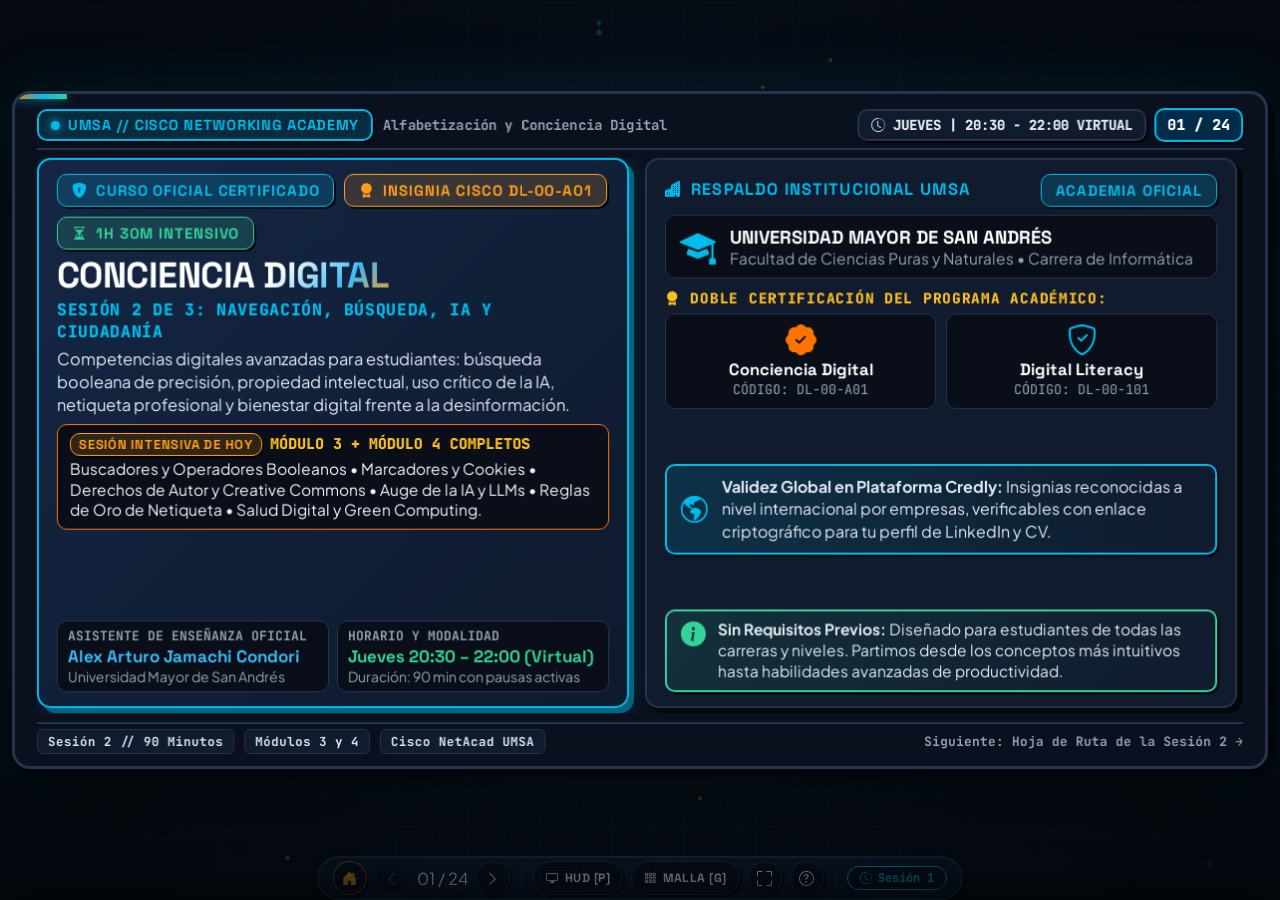
<file: Conciencia Digital/sesion2.html>
<!DOCTYPE html>
<html lang="es">
<head>
  <meta charset="UTF-8">
  <meta name="viewport" content="width=device-width, initial-scale=1.0">
  <title>Conciencia Digital // Sesión 2: Módulos 3 y 4 • UMSA & Cisco Networking Academy</title>

  <!-- Google Fonts: Space Grotesk, Plus Jakarta Sans, JetBrains Mono -->
  <link rel="preconnect" href="https://fonts.googleapis.com">
  <link rel="preconnect" href="https://fonts.gstatic.com" crossorigin>
  <link href="https://fonts.googleapis.com/css2?family=JetBrains+Mono:wght@400;500;600;700;800&family=Plus+Jakarta+Sans:wght@400;500;600;700;800&family=Space+Grotesk:wght@500;600;700;800&display=swap" rel="stylesheet">

  <!-- Bootstrap Icons CDN (100% Vector Icons) -->
  <link rel="stylesheet" href="https://cdn.jsdelivr.net/npm/bootstrap-icons@1.11.3/font/bootstrap-icons.min.css">

  <!-- Stylesheets -->
  <link rel="stylesheet" href="css/tokens.css">
  <link rel="stylesheet" href="css/slides-base.css">
  <link rel="stylesheet" href="css/slides-bento.css">
  <link rel="stylesheet" href="css/presenter-hud.css">
</head>
<body>

  <!-- Ambient Dynamic Canvas Background -->
  <canvas id="ambient-canvas"></canvas>

  <!-- Tactical Vignette Overlay -->
  <div class="viewport-overlay"></div>

  <!-- Primary Presentation Viewport -->
  <div class="slides-viewport">

    <!-- Scaled Stage Container -->
    <div class="stage-container" id="stageContainer">
      <div class="slide-stage" id="slideStage">

        <!-- Slide Progress Bar -->
        <div class="slide-progress" id="slideProgress" style="width: 4.16%;"></div>
        <!-- Transition Flash Overlay -->
        <div class="transition-flash"></div>
        <!-- SLIDE 01: PORTADA OFICIAL // SESIÓN 2 -->
        <div class="slide-view is-active" data-index="0" data-title="Portada // Conciencia Digital Sesión 2" data-desc="Módulos 3 y 4: Búsqueda, Propiedad Intelectual, Inteligencia Artificial y Netiqueta" data-notes="Bienvenida a la segunda sesión intensiva de Conciencia Digital. Recordar calurosamente que el curso no requiere conocimientos de programación. Presentar los módulos de hoy: Módulo 3 (Búsqueda en internet, marcadores y derechos de autor) y Módulo 4 (Evolución de la IA, Netiqueta y Salud Digital). Tiempo total: 1 hora y media.">
          <header class="slide-header">
            <div class="header-left">
              <span class="header-badge badge-cyan">
                <span class="status-pip pip-cyan"></span>
                UMSA // CISCO NETWORKING ACADEMY
              </span>
              <span class="header-context">Alfabetización y Conciencia Digital</span>
            </div>
            <div class="header-right">
              <span class="header-telemetry"><i class="bi bi-clock-history"></i> JUEVES | 20:30 - 22:00 VIRTUAL</span>
              <span class="slide-index-pill">01 / 24</span>
            </div>
          </header>

          <div class="slide-body">
            <div class="bento-2col">
              <!-- Columna Izquierda: Identidad y Sesión -->
              <div class="bento-card card-featured">
                <div>
                  <div style="display:flex; gap:10px; flex-wrap:wrap; margin-bottom:6px;">
                    <span class="feat-pill feat-pill-cyan"><i class="bi bi-shield-lock-fill"></i> CURSO OFICIAL CERTIFICADO</span>
                    <span class="feat-pill feat-pill-orange"><i class="bi bi-award-fill"></i> INSIGNIA CISCO DL-00-A01</span>
                    <span class="feat-pill feat-pill-mint"><i class="bi bi-hourglass-split"></i> 1H 30M INTENSIVO</span>
                  </div>

                  <h1 class="slide-title-hero" style="font-size:36px; line-height:1.12; margin-top:2px;">
                    CONCIENCIA <span class="gradient-text">DIGITAL</span>
                  </h1>
                  
                  <div style="font-family:var(--font-mono); font-size:16.5px; color:var(--cisco-cyan); font-weight:800; text-transform:uppercase; margin-top:3px; letter-spacing:0.04em;">
                    Sesión 2 de 3: Navegación, Búsqueda, IA y Ciudadanía
                  </div>

                  <p style="font-size:16.5px; color:var(--text-body); line-height:1.38; margin-top:6px;">
                    Competencias digitales avanzadas para estudiantes: búsqueda booleana de precisión, propiedad intelectual, uso crítico de la IA, netiqueta profesional y bienestar digital frente a la desinformación.
                  </p>

                  <div style="background:var(--bg-nested); border:1.5px solid var(--cisco-orange); border-radius:var(--radius-sm); padding:8px 12px; margin-top:7px;">
                    <div style="display:flex; align-items:center; gap:8px;">
                      <span class="feat-pill feat-pill-orange" style="font-size:13px; padding:2px 8px;">SESIÓN INTENSIVA DE HOY</span>
                      <span style="font-family:var(--font-mono); font-size:15px; color:var(--pop-gold); font-weight:800;">MÓDULO 3 + MÓDULO 4 COMPLETOS</span>
                    </div>
                    <div style="font-size:15.5px; color:#F1F5F9; margin-top:3px; line-height:1.35;">
                      Buscadores y Operadores Booleanos • Marcadores y Cookies • Derechos de Autor y Creative Commons • Auge de la IA y LLMs • Reglas de Oro de Netiqueta • Salud Digital y Green Computing.
                    </div>
                  </div>
                </div>

                <div style="display:grid; grid-template-columns:1fr 1fr; gap:8px; margin-top:5px;">
                  <div style="background:var(--bg-nested); border:1.5px solid var(--border-color); border-radius:var(--radius-sm); padding:6px 10px;">
                    <div style="font-family:var(--font-mono); font-size:13px; color:var(--text-muted); text-transform:uppercase; font-weight:700;">Asistente de Enseñanza Oficial</div>
                    <div style="font-family:var(--font-display); font-size:17px; font-weight:800; color:var(--pop-cyan); margin-top:1px;">Alex Arturo Jamachi Condori</div>
                    <div style="font-size:14px; color:var(--text-muted);">Universidad Mayor de San Andrés</div>
                  </div>
                  <div style="background:var(--bg-nested); border:1.5px solid var(--border-color); border-radius:var(--radius-sm); padding:6px 10px;">
                    <div style="font-family:var(--font-mono); font-size:13px; color:var(--text-muted); text-transform:uppercase; font-weight:700;">Horario y Modalidad</div>
                    <div style="font-family:var(--font-display); font-size:17px; font-weight:800; color:var(--pop-mint); margin-top:1px;">Jueves 20:30 – 22:00 (Virtual)</div>
                    <div style="font-size:14px; color:var(--text-muted);">Duración: 90 min con pausas activas</div>
                  </div>
                </div>
              </div>

              <!-- Columna Derecha: Acreditación y Credly -->
              <div class="bento-card card-cyan">
                <div>
                  <div style="display:flex; justify-content:space-between; align-items:center;">
                    <span class="card-label label-cyan"><i class="bi bi-buildings-fill"></i> Respaldo Institucional UMSA</span>
                    <span class="feat-pill feat-pill-cyan">ACADEMIA OFICIAL</span>
                  </div>

                  <div style="display:flex; align-items:center; gap:14px; background:var(--bg-nested); border:1.5px solid var(--border-color); border-radius:var(--radius-sm); padding:10px 14px; margin-top:8px;">
                    <i class="bi bi-mortarboard-fill" style="font-size:36px; color:var(--cisco-cyan);"></i>
                    <div>
                      <div style="font-family:var(--font-display); font-size:18.5px; font-weight:800; color:#FFFFFF;">UNIVERSIDAD MAYOR DE SAN ANDRÉS</div>
                      <div style="font-size:15.5px; color:var(--text-muted);">Facultad de Ciencias Puras y Naturales • Carrera de Informática</div>
                    </div>
                  </div>

                  <div style="margin-top:10px;">
                    <div style="font-family:var(--font-mono); font-size:14.5px; color:var(--pop-gold); font-weight:800; text-transform:uppercase; letter-spacing:0.05em; margin-bottom:6px;">
                      <i class="bi bi-award-fill"></i> Doble Certificación del Programa Académico:
                    </div>
                    
                    <div style="display:grid; grid-template-columns:1fr 1fr; gap:10px;">
                      <div style="background:var(--bg-nested); border:1.5px solid var(--border-color); border-radius:var(--radius-sm); padding:10px; text-align:center;">
                        <i class="bi bi-patch-check-fill" style="color:var(--cisco-orange); font-size:31px;"></i>
                        <div style="font-family:var(--font-display); font-size:16.5px; font-weight:800; color:#FFFFFF; margin-top:4px;">Conciencia Digital</div>
                        <div style="font-family:var(--font-mono); font-size:13.5px; color:var(--text-muted);">CÓDIGO: DL-00-A01</div>
                      </div>
                      <div style="background:var(--bg-nested); border:1.5px solid var(--border-color); border-radius:var(--radius-sm); padding:10px; text-align:center;">
                        <i class="bi bi-shield-check" style="color:var(--cisco-cyan); font-size:31px;"></i>
                        <div style="font-family:var(--font-display); font-size:16.5px; font-weight:800; color:#FFFFFF; margin-top:4px;">Digital Literacy</div>
                        <div style="font-family:var(--font-mono); font-size:13.5px; color:var(--text-muted);">CÓDIGO: DL-00-101</div>
                      </div>
                    </div>
                  </div>
                </div>

                <div class="stat-banner banner-cyan" style="padding:10px 14px; margin-top:8px;">
                  <span class="stat-num" style="color:var(--cisco-cyan); font-size:27px;"><i class="bi bi-globe-americas"></i></span>
                  <div class="stat-desc" style="font-size:16px; line-height:1.4;">
                    <strong>Validez Global en Plataforma Credly:</strong> Insignias reconocidas a nivel internacional por empresas, verificables con enlace criptográfico para tu perfil de LinkedIn y CV.
                  </div>
                </div>

                <div class="exam-callout callout-mint" style="padding:8px 14px; margin-top:6px;">
                  <i class="bi bi-info-circle-fill exam-callout-icon" style="color:var(--pop-mint); font-size:25px;"></i>
                  <div class="exam-callout-content">
                    <div class="exam-callout-text" style="font-size:15.5px; line-height:1.35;">
                      <strong>Sin Requisitos Previos:</strong> Diseñado para estudiantes de todas las carreras y niveles. Partimos desde los conceptos más intuitivos hasta habilidades avanzadas de productividad.
                    </div>
                  </div>
                </div>
              </div>
            </div>
          </div>

          <footer class="slide-footer">
            <div class="footer-tags">
              <span class="footer-chip">Sesión 2 // 90 Minutos</span>
              <span class="footer-chip">Módulos 3 y 4</span>
              <span class="footer-chip">Cisco NetAcad UMSA</span>
            </div>
            <div class="footer-meta">
              <span>Siguiente: Hoja de Ruta de la Sesión 2 &rarr;</span>
            </div>
          </footer>
        </div>
        <!-- SLIDE 02: HOJA DE RUTA // SESIÓN 2 -->
        <div class="slide-view" data-index="1" data-title="Hoja de Ruta // Sesión 2: Módulos 3 y 4" data-desc="Estructura de 90 minutos: Búsqueda, Propiedad Intelectual, Inteligencia Artificial y Netiqueta" data-notes="Presentar el mapa de navegación de los 90 minutos de clase. Explicar que la sesión está dividida en 4 bloques de 20-22 minutos cada uno, con dinámicas prácticas y checkpoints interactivos integrados para mantener la energía del aula virtual.">
          <header class="slide-header">
            <div class="header-left">
              <span class="header-badge badge-orange">
                <span class="status-pip pip-orange"></span>
                HOJA DE RUTA // SESIÓN 2
              </span>
              <span class="header-context">Módulos 3 y 4 • 90 Minutos de Aprendizaje Activo</span>
            </div>
            <div class="header-right">
              <span class="header-telemetry"><i class="bi bi-map-fill"></i> CRONOGRAMA MAESTRO</span>
              <span class="slide-index-pill">02 / 24</span>
            </div>
          </header>

          <div class="slide-body">
            <div class="bento-2col">
              <!-- Columna Izquierda: Los 4 Bloques Temáticos -->
              <div class="bento-card card-orange">
                <div>
                  <div style="display:flex; justify-content:space-between; align-items:center;">
                    <span class="card-label label-orange"><i class="bi bi-compass-fill"></i> Plan de Vuelo Modular</span>
                    <span class="feat-pill feat-pill-orange">4 BLOQUES TÁCTICOS</span>
                  </div>

                  <div class="process-pipeline" style="margin-top:8px; gap:8px;">
                    <div class="process-step" style="padding:9px 13px;">
                      <span class="process-num num-orange">01</span>
                      <div class="process-text" style="font-size:16.5px; line-height:1.35;">
                        <strong>Módulo 3.0: Búsqueda Táctica de Información:</strong> Motores de búsqueda, sintaxis booleana (comillas, signos menos, site:, filetype:) y atajo universal Ctrl+F.
                      </div>
                    </div>

                    <div class="process-step" style="padding:9px 13px;">
                      <span class="process-num num-orange">02</span>
                      <div class="process-text" style="font-size:16.5px; line-height:1.35;">
                        <strong>Módulo 3.1 & 3.2: Navegación Web y Propiedad Intelectual:</strong> Hipervínculos, cookies, marcadores, leyes de copyright, dominio público y licencias Creative Commons.
                      </div>
                    </div>

                    <div class="process-step" style="padding:9px 13px;">
                      <span class="process-num num-orange">03</span>
                      <div class="process-text" style="font-size:16.5px; line-height:1.35;">
                        <strong>Módulo 4.0 & 4.1: Inteligencia Artificial y Netiqueta:</strong> Qué es la IA, modelos LLM (ChatGPT), sesgo en datos y las 6 reglas de oro de la cortesía digital.
                      </div>
                    </div>

                    <div class="process-step" style="padding:9px 13px;">
                      <span class="process-num num-orange">04</span>
                      <div class="process-text" style="font-size:16.5px; line-height:1.35;">
                        <strong>Módulo 4.2: Bienestar Digital y Desinformación:</strong> Adicción conductual y bucle de dopamina, detección de Fake News y huella energética (Green Computing).
                      </div>
                    </div>
                  </div>
                </div>

                <div class="stat-banner banner-orange" style="padding:9px 13px; margin-top:8px;">
                  <span class="stat-num" style="color:var(--cisco-orange); font-size:25px;"><i class="bi bi-stopwatch-fill"></i></span>
                  <div class="stat-desc" style="font-size:16px; line-height:1.4;">
                    <strong>Gestión del Tiempo:</strong> ~20 minutos por bloque temático, reservando los últimos 10 minutos para dudas en vivo, debate abierto y asignación de misiones.
                  </div>
                </div>
              </div>

              <!-- Columna Derecha: Dinamismo Continuo -->
              <div class="bento-card card-cyan">
                <div>
                  <div style="display:flex; justify-content:space-between; align-items:center;">
                    <span class="card-label label-cyan"><i class="bi bi-lightning-charge-fill"></i> Dinamismo Continuo Distribuido</span>
                    <span class="feat-pill feat-pill-cyan">INTERACTIVIDAD TOTAL</span>
                  </div>

                  <p style="font-size:16.5px; color:var(--text-body); line-height:1.4; margin-top:4px;">
                    Para maximizar la retención y participación, la teoría se alterna inmediatamente con simuladores prácticos y autoevaluaciones con retroalimentación instantánea:
                  </p>

                  <div style="display:flex; flex-direction:column; gap:7px; margin-top:8px;">
                    <div style="background:var(--bg-nested); border:1.5px solid var(--border-color); border-radius:var(--radius-sm); padding:8px 12px; display:flex; align-items:center; gap:10px;">
                      <i class="bi bi-terminal-split" style="color:var(--cisco-cyan); font-size:23px; flex-shrink:0;"></i>
                      <div style="font-size:16px; line-height:1.35;"><strong>4 Dinámicas en Vivo:</strong> Simulador de búsqueda booleana, auditor de licencias, laboratorio de netiqueta y calculadora de sostenibilidad.</div>
                    </div>

                    <div style="background:var(--bg-nested); border:1.5px solid var(--border-color); border-radius:var(--radius-sm); padding:8px 12px; display:flex; align-items:center; gap:10px;">
                      <i class="bi bi-patch-question-fill" style="color:var(--pop-gold); font-size:23px; flex-shrink:0;"></i>
                      <div style="font-size:16px; line-height:1.35;"><strong>4 Checkpoints NetAcad:</strong> Preguntas de opción múltiple reales de examen con votación en el chat y revelado pedagógico verde/rojo.</div>
                    </div>

                    <div style="background:var(--bg-nested); border:1.5px solid var(--border-color); border-radius:var(--radius-sm); padding:8px 12px; display:flex; align-items:center; gap:10px;">
                      <i class="bi bi-chat-quote-fill" style="color:var(--pop-mint); font-size:23px; flex-shrink:0;"></i>
                      <div style="font-size:16px; line-height:1.35;"><strong>Participación en Chat y Micrófono:</strong> Espacios de reflexión cotidiana sobre adicción al celular, estafas en redes y citación académica.</div>
                    </div>
                  </div>
                </div>

                <div class="exam-callout callout-cyan" style="padding:9px 14px; margin-top:8px;">
                  <i class="bi bi-mortarboard-fill exam-callout-icon" style="color:var(--cisco-cyan); font-size:25px;"></i>
                  <div class="exam-callout-content">
                    <div class="exam-callout-text" style="font-size:15.5px; line-height:1.35;">
                      <strong>Metodología Cisco NetAcad:</strong> Aprender haciendo. No memorizar conceptos aislados, sino adquirir el criterio técnico para resolver situaciones reales en internet.
                    </div>
                  </div>
                </div>
              </div>
            </div>
          </div>

          <footer class="slide-footer">
            <div class="footer-tags">
              <span class="footer-chip">Estructura Modular</span>
              <span class="footer-chip">Dinamismo Distribuido</span>
            </div>
            <div class="footer-meta">
              <span>Siguiente: Módulo 3.0 Buscando Información &rarr;</span>
            </div>
          </footer>
        </div>
        <!-- SLIDE 03: MÓDULO 3.0 MOTORES DE BÚSQUEDA -->
        <div class="slide-view" data-index="2" data-title="Módulo 3.0 // Motores de Búsqueda" data-desc="Funcionamiento de motores de búsqueda, rastreadores web e interfaz del navegador" data-notes="Entrar al Módulo 3.0. Explicar cómo los buscadores rastrean e indexan la web con robots araña. Diferenciar claramente entre escribir una URL directa en la barra de direcciones y escribir términos de búsqueda en el cuadro del motor.">
          <header class="slide-header">
            <div class="header-left">
              <span class="header-badge badge-orange">
                <span class="status-pip pip-orange"></span>
                MÓDULO 3.0 // BÚSQUEDA DE INFORMACIÓN
              </span>
              <span class="header-context">Motores de Búsqueda y la Anatomía de los Resultados Web</span>
            </div>
            <div class="header-right">
              <span class="header-telemetry"><i class="bi bi-search"></i> NETACAD 3.0</span>
              <span class="slide-index-pill">03 / 24</span>
            </div>
          </header>

          <div class="slide-body">
            <div class="bento-2col">
              <!-- Columna Izquierda: Cómo funciona un buscador -->
              <div class="bento-card card-orange">
                <div>
                  <div style="display:flex; justify-content:space-between; align-items:center;">
                    <span class="card-label label-orange"><i class="bi bi-globe"></i> El Funcionamiento de un Motor de Búsqueda</span>
                    <span class="feat-pill feat-pill-orange">INDEXACIÓN GLOBAL</span>
                  </div>

                  <p style="font-size:16.5px; color:var(--text-body); line-height:1.38; margin-top:4px;">
                    Cada día se realizan miles de millones de consultas en internet. Encontrar lo que necesitas puede ser como buscar una aguja en un pajar; los motores de búsqueda entregan resultados organizados según tus palabras clave.
                  </p>

                  <div class="analogy-box" style="margin-top:6px; padding:7px 11px;">
                    <i class="bi bi-diagram-3-fill analogy-icon" style="font-size:27px; color:var(--cisco-orange);"></i>
                    <div class="analogy-content">
                      <div class="analogy-title" style="font-size:17px; color:var(--pop-gold);">La Metáfora de la Biblioteca Universal:</div>
                      <div class="analogy-text" style="font-size:16px; line-height:1.32;">
                        Los motores de búsqueda envían "rastreadores web" (crawlers) que leen páginas públicas e indexan su contenido en bases de datos para responder en menos de medio segundo.
                      </div>
                    </div>
                  </div>

                  <div style="background:var(--bg-nested); border:1.5px solid var(--border-color); border-radius:var(--radius-sm); padding:7px 11px; margin-top:6px;">
                    <div style="font-weight:800; color:var(--cisco-cyan); font-size:16.5px;"><i class="bi bi-gear-fill"></i> Configurar tu Buscador Predeterminado:</div>
                    <div style="font-size:15.5px; color:var(--text-body); margin-top:2px; line-height:1.32;">
                      En Chrome, Edge o Firefox puedes elegir qué motor usar por defecto en <em>Configuración &rarr; Motor de Búsqueda</em> (Google, DuckDuckGo para privacidad, Bing).
                    </div>
                  </div>
                </div>

                <div class="stat-banner banner-orange" style="padding:7px 11px; margin-top:4px;">
                  <span class="stat-num" style="color:var(--cisco-orange); font-size:25px;"><i class="bi bi-sliders"></i></span>
                  <div class="stat-desc" style="font-size:15.5px; line-height:1.32;">
                    <strong>Filtros por Temática:</strong> Debajo del cuadro de búsqueda puedes filtrar por <em>Imágenes, Vídeos, Noticias, Mapas o Libros</em> para descartar resultados irrelevantes.
                  </div>
                </div>
              </div>

              <!-- Columna Derecha: Barra de direcciones vs Caja de búsqueda -->
              <div class="bento-card card-cyan">
                <div>
                  <div style="display:flex; justify-content:space-between; align-items:center;">
                    <span class="card-label label-cyan"><i class="bi bi-window-split"></i> Barra de Direcciones vs. Cuadro de Búsqueda</span>
                    <span class="feat-pill feat-pill-cyan">INTERFAZ BÁSICA</span>
                  </div>

                  <div style="display:flex; flex-direction:column; gap:6px; margin-top:6px;">
                    <div style="background:var(--bg-nested); border:1.5px solid var(--border-color); border-radius:var(--radius-sm); padding:7px 12px;">
                      <div style="font-weight:800; color:var(--cisco-cyan); font-size:16.5px;"><i class="bi bi-link-45deg"></i> 1. Barra de Direcciones (URL):</div>
                      <p style="font-size:15.5px; color:var(--text-body); margin-top:2px; line-height:1.34;">
                        Ubicada en la parte superior del navegador. Se usa para escribir la <strong>dirección web exacta</strong> (ej. <code>www.umsa.bo</code> o <code>www.netacad.com</code>) e ir directo al servidor sin intermediarios.
                      </p>
                    </div>

                    <div style="background:var(--bg-nested); border:1.5px solid var(--border-color); border-radius:var(--radius-sm); padding:7px 12px;">
                      <div style="font-weight:800; color:var(--pop-gold); font-size:16.5px;"><i class="bi bi-search"></i> 2. Cuadro de Búsqueda del Motor:</div>
                      <p style="font-size:15.5px; color:var(--text-body); margin-top:2px; line-height:1.34;">
                        Se usa cuando <strong>no conoces la dirección</strong> y buscas mediante palabras clave. El motor devuelve una lista de sitios relevantes y sugerencias.
                      </p>
                    </div>

                    <div style="background:var(--bg-nested); border:1.5px solid var(--border-color); border-radius:var(--radius-sm); padding:7px 12px;">
                      <div style="font-weight:800; color:var(--pop-mint); font-size:16px;"><i class="bi bi-lightbulb-fill"></i> La Omnibox Moderna:</div>
                      <div style="font-size:15.5px; color:var(--text-body); margin-top:2px; line-height:1.32;">
                        Los navegadores modernos unifican ambas barras: si escribes una URL navega directo; si escribes texto común, ejecuta la búsqueda en tu motor favorito.
                      </div>
                    </div>
                  </div>
                </div>

                <div class="exam-callout callout-cyan" style="padding:7px 12px; margin-top:4px;">
                  <i class="bi bi-patch-question-fill exam-callout-icon" style="color:var(--cisco-cyan); font-size:25px;"></i>
                  <div class="exam-callout-content">
                    <div class="exam-callout-title" style="color:var(--cisco-cyan); font-size:15.5px;">Pregunta Oficial Cisco NetAcad:</div>
                    <div class="exam-callout-text" style="font-size:15.5px; line-height:1.35;">
                      ¿Qué entrega un buscador tras ingresar texto? &rarr; <strong>Una página completa de resultados potencialmente útiles y enlaces relacionados</strong>.
                    </div>
                  </div>
                </div>
              </div>
            </div>
          </div>

          <footer class="slide-footer">
            <div class="footer-tags">
              <span class="footer-chip">3.0 Búsqueda</span>
              <span class="footer-chip">Motores Web</span>
              <span class="footer-chip">Omnibox</span>
            </div>
            <div class="footer-meta">
              <span>Siguiente: Operadores Booleanos Avanzados &rarr;</span>
            </div>
          </footer>
        </div>
        <!-- SLIDE 04: OPERADORES BOOLEANOS AVANZADOS -->
        <div class="slide-view" data-index="3" data-title="Módulo 3.0 // Operadores Booleanos Avanzados" data-desc="Sintaxis de precisión en motores de búsqueda: comillas, exclusión, site: y filetype:" data-notes="Enseñar a los estudiantes a buscar como profesionales informáticos. La mayoría solo escribe palabras sueltas. Demostrar el poder de las comillas dobles para frases exactas, el signo menos para excluir, site: para dominios y filetype: para descargar PDFs directos.">
          <header class="slide-header">
            <div class="header-left">
              <span class="header-badge badge-orange">
                <span class="status-pip pip-orange"></span>
                MÓDULO 3.0 // OPERADORES AVANZADOS
              </span>
              <span class="header-context">Sintaxis Booleana de Alta Precisión para Investigaciones</span>
            </div>
            <div class="header-right">
              <span class="header-telemetry"><i class="bi bi-code-slash"></i> SINTAXIS CISCO</span>
              <span class="slide-index-pill">04 / 24</span>
            </div>
          </header>

          <div class="slide-body">
            <div class="bento-2col">
              <!-- Columna Izquierda: Operadores Fundamentales -->
              <div class="bento-card card-orange">
                <div>
                  <div style="display:flex; justify-content:space-between; align-items:center;">
                    <span class="card-label label-orange"><i class="bi bi-terminal-fill"></i> Operadores de Texto y Exclusión</span>
                    <span class="feat-pill feat-pill-orange">FILTRADO QUIRÚRGICO</span>
                  </div>

                  <div style="display:flex; flex-direction:column; gap:9px; margin-top:8px;">
                    <div style="background:var(--bg-nested); border:1.5px solid var(--border-color); border-radius:var(--radius-sm); padding:10px 14px;">
                      <div style="display:flex; justify-content:space-between; align-items:center;">
                        <span style="font-family:var(--font-mono); font-weight:800; color:var(--pop-gold); font-size:17.5px;">"Frase Exacta" (Comillas Dobles)</span>
                        <span class="feat-pill feat-pill-orange" style="font-size:13px;">ORDEN ESTRICTO</span>
                      </div>
                      <p style="font-size:16px; color:var(--text-body); margin-top:3px; line-height:1.4;">
                        Obliga al motor a buscar páginas con esa <strong>redacción idéntica y en ese orden exacto</strong>. Sin comillas, busca las palabras dispersas en cualquier parte del sitio.
                      </p>
                      <div class="query-box-code" style="margin-top:4px;">
                        <span>"inteligencia artificial aplicada a la medicina"</span>
                        <i class="bi bi-check2"></i>
                      </div>
                    </div>

                    <div style="background:var(--bg-nested); border:1.5px solid var(--border-color); border-radius:var(--radius-sm); padding:10px 14px;">
                      <div style="display:flex; justify-content:space-between; align-items:center;">
                        <span style="font-family:var(--font-mono); font-weight:800; color:var(--pop-coral); font-size:17.5px;">-Palabra (Signo Menos / Exclusión)</span>
                        <span class="feat-pill feat-pill-coral" style="font-size:13px;">DESCARTAR TÉRMINOS</span>
                      </div>
                      <p style="font-size:16px; color:var(--text-body); margin-top:3px; line-height:1.4;">
                        Colocado <em>inmediatamente antes de una palabra</em> (sin espacio), la excluye de los resultados. Perfecto para eliminar ruido comercial o términos polisémicos.
                      </p>
                      <div class="query-box-code" style="margin-top:4px;">
                        <span>jaguar -auto -coche -vehículo</span>
                        <i class="bi bi-x-circle"></i>
                      </div>
                    </div>
                  </div>
                </div>

                <div class="stat-banner banner-orange" style="padding:8px 12px; margin-top:6px;">
                  <span class="stat-num" style="color:var(--cisco-orange); font-size:25px;"><i class="bi bi-exclamation-triangle-fill"></i></span>
                  <div class="stat-desc" style="font-size:15.5px; line-height:1.35;">
                    <strong>Regla de Sintaxis:</strong> No dejes espacio entre el signo menos y la palabra (escribe <code>-comercial</code>, no <code>- comercial</code>), de lo contrario el buscador lo toma como un guion ortográfico.
                  </div>
                </div>
              </div>

              <!-- Columna Derecha: Operadores Estructurales -->
              <div class="bento-card card-cyan">
                <div>
                  <div style="display:flex; justify-content:space-between; align-items:center;">
                    <span class="card-label label-cyan"><i class="bi bi-folder-symlink-fill"></i> Operadores de Dominio y Formato</span>
                    <span class="feat-pill feat-pill-cyan">RECURSOS DESCARGABLES</span>
                  </div>

                  <div style="display:flex; flex-direction:column; gap:9px; margin-top:8px;">
                    <div style="background:var(--bg-nested); border:1.5px solid var(--border-color); border-radius:var(--radius-sm); padding:10px 14px;">
                      <div style="display:flex; justify-content:space-between; align-items:center;">
                        <span style="font-family:var(--font-mono); font-weight:800; color:var(--cisco-cyan); font-size:17.5px;">site:dominio (Restricción Web)</span>
                        <span class="feat-pill feat-pill-cyan" style="font-size:13px;">ÁMBITO ACADÉMICO</span>
                      </div>
                      <p style="font-size:16px; color:var(--text-body); margin-top:3px; line-height:1.4;">
                        Centra la búsqueda exclusivamente en un único sitio web o terminación de país. Es invaluable para investigar fuentes seguras oficiales (ej. <code>.edu.bo</code>, <code>.gob.bo</code>).
                      </p>
                      <div class="query-box-code" style="margin-top:4px;">
                        <span>convocatoria docentes site:umsa.bo</span>
                        <i class="bi bi-link"></i>
                      </div>
                    </div>

                    <div style="background:var(--bg-nested); border:1.5px solid var(--border-color); border-radius:var(--radius-sm); padding:10px 14px;">
                      <div style="display:flex; justify-content:space-between; align-items:center;">
                        <span style="font-family:var(--font-mono); font-weight:800; color:var(--pop-mint); font-size:17.5px;">filetype:extensión (Tipo de Archivo)</span>
                        <span class="feat-pill feat-pill-mint" style="font-size:13px;">DOCUMENTOS DIRECTOS</span>
                      </div>
                      <p style="font-size:16px; color:var(--text-body); margin-top:3px; line-height:1.4;">
                        Tu operador de cabecera para encontrar recursos descargables directos: libros en <code>pdf</code>, diapositivas en <code>pptx</code> o matrices en <code>xlsx</code>.
                      </p>
                      <div class="query-box-code" style="margin-top:4px;">
                        <span>ciberseguridad redes filetype:pdf</span>
                        <i class="bi bi-file-earmark-pdf"></i>
                      </div>
                    </div>
                  </div>
                </div>

                <div class="exam-callout callout-cyan" style="padding:8px 14px; margin-top:6px;">
                  <i class="bi bi-mortarboard-fill exam-callout-icon" style="color:var(--cisco-cyan); font-size:25px;"></i>
                  <div class="exam-callout-content">
                    <div class="exam-callout-title" style="color:var(--cisco-cyan); font-size:15.5px;">Pregunta Oficial Cisco NetAcad:</div>
                    <div class="exam-callout-text" style="font-size:15.5px; line-height:1.35;">
                      ¿Cómo excluir términos que bombardeen con información irrelevante? &rarr; <strong>Colocando un signo menos (-) inmediatamente antes de la palabra</strong>.
                    </div>
                  </div>
                </div>
              </div>
            </div>
          </div>

          <footer class="slide-footer">
            <div class="footer-tags">
              <span class="footer-chip">3.0 Operadores</span>
              <span class="footer-chip">Sintaxis Booleana</span>
              <span class="footer-chip">Búsqueda Avanzada</span>
            </div>
            <div class="footer-meta">
              <span>Siguiente: Búsqueda Interna en Documentos (Ctrl+F) &rarr;</span>
            </div>
          </footer>
        </div>
        <!-- SLIDE 05: BÚSQUEDA INTERNA EN DOCUMENTOS (CTRL + F) -->
        <div class="slide-view" data-index="4" data-title="Módulo 3.0 // Búsqueda Interna en Documentos" data-desc="El atajo universal Ctrl+F, menú Edición y localización rápida en PDFs y páginas web" data-notes="Explicar que no solo se busca en la web externa, sino dentro de páginas ya abiertas, libros digitales y archivos Word o Excel. Enseñar la ruta por menú (Edición -> Buscar) y el atajo universal de teclado Ctrl+F que todo estudiante debe dominar.">
          <header class="slide-header">
            <div class="header-left">
              <span class="header-badge badge-cyan">
                <span class="status-pip pip-cyan"></span>
                MÓDULO 3.0 // BÚSQUEDA INTERNA
              </span>
              <span class="header-context">Localización Rápida en Documentos y Páginas Web</span>
            </div>
            <div class="header-right">
              <span class="header-telemetry"><i class="bi bi-keyboard"></i> ATAJO UNIVERSAL</span>
              <span class="slide-index-pill">05 / 24</span>
            </div>
          </header>

          <div class="slide-body">
            <div class="bento-2col">
              <!-- Columna Izquierda: Métodos de Acceso -->
              <div class="bento-card card-cyan">
                <div>
                  <div style="display:flex; justify-content:space-between; align-items:center;">
                    <span class="card-label label-cyan"><i class="bi bi-search"></i> Dos Formas de Activar la Búsqueda</span>
                    <span class="feat-pill feat-pill-cyan">EN CUALQUIER PROGRAMA</span>
                  </div>

                  <p style="font-size:16.5px; color:var(--text-body); line-height:1.45; margin-top:4px;">
                    Habrá momentos en que estarás buscando un dato específico en una página web extensa, en un libro digital de 400 páginas o en un archivo Word. Afortunadamente, no tienes que leer todo el texto línea por línea.
                  </p>

                  <div style="display:flex; flex-direction:column; gap:8px; margin-top:8px;">
                    <div style="background:var(--bg-nested); border:1.5px solid var(--border-color); border-radius:var(--radius-sm); padding:10px 14px;">
                      <div style="font-weight:800; color:var(--cisco-cyan); font-size:16.5px;"><i class="bi bi-menu-button-wide"></i> 1. Mediante la Barra de Menús Superior:</div>
                      <div style="font-size:16px; color:var(--text-body); margin-top:2px; line-height:1.35;">
                        Haz clic en <strong>Edición (Edit)</strong> en la parte superior izquierda de la ventana y selecciona <strong>Buscar (Find)</strong>. Aparecerá un cuadro emergente con un campo de texto y un icono de lupa.
                      </div>
                    </div>

                    <div style="background:var(--bg-nested); border:1.5px solid var(--pop-mint); border-radius:var(--radius-sm); padding:10px 14px;">
                      <div style="display:flex; justify-content:space-between; align-items:center;">
                        <span style="font-weight:800; color:var(--pop-mint); font-size:17px;"><i class="bi bi-lightning-fill"></i> 2. Mediante Atajo de Teclado (Recomendado):</span>
                        <span class="feat-pill feat-pill-mint" style="font-size:13px;">ALTA EFICIENCIA</span>
                      </div>
                      <div style="display:flex; align-items:center; gap:8px; margin-top:4px;">
                        <kbd style="background:#02050A; border:1.5px solid var(--pop-mint); border-radius:4px; padding:3px 10px; font-family:var(--font-mono); font-size:15.5px; color:var(--pop-mint); font-weight:800;">Ctrl + F</kbd>
                        <span style="font-size:15.5px; color:var(--text-muted);">(En Windows y Linux)</span>
                        <span style="color:var(--border-color);">•</span>
                        <kbd style="background:#02050A; border:1.5px solid var(--cisco-cyan); border-radius:4px; padding:3px 10px; font-family:var(--font-mono); font-size:15.5px; color:var(--cisco-cyan); font-weight:800;">Cmd + F</kbd>
                        <span style="font-size:15.5px; color:var(--text-muted);">(En Mac OS)</span>
                      </div>
                      <div style="font-size:15.5px; color:#F1F5F9; margin-top:4px; line-height:1.35;">
                        Abre al instante la barra de búsqueda en Google Chrome, Microsoft Edge, Adobe Acrobat Reader, Word, Excel y Notepad.
                      </div>
                    </div>
                  </div>
                </div>

                <div class="stat-banner banner-cyan" style="padding:8px 12px; margin-top:6px;">
                  <span class="stat-num" style="color:var(--cisco-cyan); font-size:25px;"><i class="bi bi-cursor-fill"></i></span>
                  <div class="stat-desc" style="font-size:15.5px; line-height:1.35;">
                    <strong>Navegación de Coincidencias:</strong> Presionar <em>Enter</em> salta a la siguiente ocurrencia de la palabra; presionar <em>Shift + Enter</em> retrocede a la anterior.
                  </div>
                </div>
              </div>

              <!-- Columna Derecha: Beneficios y Visualización -->
              <div class="bento-card card-orange">
                <div>
                  <div style="display:flex; justify-content:space-between; align-items:center;">
                    <span class="card-label label-orange"><i class="bi bi-eye-fill"></i> Resaltado y Casos Prácticos</span>
                    <span class="feat-pill feat-pill-orange">LECTURA FOCALIZADA</span>
                  </div>

                  <div class="analogy-box" style="margin-top:8px; padding:9px 13px;">
                    <i class="bi bi-highlighter analogy-icon" style="font-size:27px; color:var(--pop-gold);"></i>
                    <div class="analogy-content">
                      <div class="analogy-title" style="font-size:17px; color:var(--pop-gold);">El Marcador Fluorescente Digital:</div>
                      <div class="analogy-text" style="font-size:16px; line-height:1.35;">
                        Al escribir la palabra en la barra de búsqueda, el software resalta automáticamente en color amarillo o naranja cada ocurrencia en el documento y muestra el contador total (ej: <code>3 de 27</code>).
                      </div>
                    </div>
                  </div>

                  <div style="margin-top:8px; display:flex; flex-direction:column; gap:6px;">
                    <div style="background:var(--bg-nested); border:1.5px solid var(--border-color); border-radius:var(--radius-sm); padding:7px 12px; font-size:15.5px; line-height:1.35;">
                      <i class="bi bi-check2-circle" style="color:var(--pop-mint);"></i> <strong>Leyes y Reglamentos Universitarios:</strong> Buscar palabras clave como <em>"convalidación"</em>, <em>"plazo"</em> o <em>"requisitos"</em> en PDFs normativos.
                    </div>
                    <div style="background:var(--bg-nested); border:1.5px solid var(--border-color); border-radius:var(--radius-sm); padding:7px 12px; font-size:15.5px; line-height:1.35;">
                      <i class="bi bi-check2-circle" style="color:var(--pop-mint);"></i> <strong>Búsqueda en Código Fuente:</strong> Localizar variables, funciones o errores de sintaxis en editores como VS Code.
                    </div>
                    <div style="background:var(--bg-nested); border:1.5px solid var(--border-color); border-radius:var(--radius-sm); padding:7px 12px; font-size:15.5px; line-height:1.35;">
                      <i class="bi bi-check2-circle" style="color:var(--pop-mint);"></i> <strong>Artículos Científicos:</strong> Ir directamente a la sección de <em>"Metodología"</em> o <em>"Resultados"</em> sin leer 30 páginas previas.
                    </div>
                  </div>
                </div>

                <div class="exam-callout callout-orange" style="padding:8px 14px; margin-top:6px;">
                  <i class="bi bi-patch-question-fill exam-callout-icon" style="color:var(--cisco-orange); font-size:25px;"></i>
                  <div class="exam-callout-content">
                    <div class="exam-callout-title" style="color:var(--cisco-orange); font-size:15.5px;">Pregunta Oficial Cisco NetAcad:</div>
                    <div class="exam-callout-text" style="font-size:15.5px; line-height:1.35;">
                      ¿Qué ocurre si la búsqueda no encuentra la palabra? &rarr; <strong>Muestra un mensaje indicando que no hay coincidencias (0 resultados) en el documento</strong>.
                    </div>
                  </div>
                </div>
              </div>
            </div>
          </div>

          <footer class="slide-footer">
            <div class="footer-tags">
              <span class="footer-chip">3.0 Búsqueda Interna</span>
              <span class="footer-chip">Atajos de Teclado</span>
              <span class="footer-chip">Ctrl + F</span>
            </div>
            <div class="footer-meta">
              <span>Siguiente: Dinámica 1 // Simulador de Búsqueda Táctica &rarr;</span>
            </div>
          </footer>
        </div>
        <!-- SLIDE 06: DINÁMICA 1 // SIMULADOR DE BÚSQUEDA BOOLEANA -->
        <div class="slide-view" data-index="5" data-title="Dinámica 1 // Simulador de Búsqueda Booleana" data-desc="Laboratorio interactivo: Diagnostica 4 misiones de investigación y despliega la sintaxis exacta" data-notes="Primera pausa activa de la sesión. Invitar a los estudiantes a elegir una de las 4 misiones de búsqueda en el chat. Al hacer clic en cada tarjeta, el panel derecho muestra la sintaxis exacta, la explicación de operadores y el beneficio de tiempo.">
          <header class="slide-header">
            <div class="header-left">
              <span class="header-badge badge-orange">
                <span class="status-pip pip-orange"></span>
                DINÁMICA EN VIVO // SIMULADOR 1
              </span>
              <span class="header-context">Constructor Táctico de Consultas Booleanas</span>
            </div>
            <div class="header-right">
              <span class="header-telemetry"><i class="bi bi-joystick"></i> ACTIVIDAD PARTICIPATIVA</span>
              <span class="slide-index-pill">06 / 24</span>
            </div>
          </header>

          <div class="slide-body">
            <div class="bento-sidebar-layout">
              <!-- Panel de Casos Seleccionables -->
              <div class="bento-card card-orange">
                <div>
                  <div style="display:flex; justify-content:space-between; align-items:center;">
                    <span class="card-label label-orange"><i class="bi bi-cursor-fill"></i> Selecciona una Misión de Búsqueda:</span>
                    <span class="feat-pill feat-pill-orange">4 CASOS REALES</span>
                  </div>

                  <div class="interactive-cases-grid" style="margin-top:8px;">
                    <div class="interactive-case-card search-case-btn is-active-case" onclick="selectSearchCase(this, 'thesis')">
                      <div style="display:flex; justify-content:space-between; align-items:center;">
                        <span style="font-weight:800; font-size:17px; color:var(--cisco-cyan);"><i class="bi bi-mortarboard"></i> Misión 1: Reglamentos UMSA</span>
                        <span class="feat-pill feat-pill-cyan" style="font-size:12.5px; padding:2px 6px;">PDF OFICIAL</span>
                      </div>
                      <div style="font-size:15.5px; color:var(--text-body); line-height:1.3;">
                        Buscar reglamentos de becas institucionales en formato PDF evitando foros externos.
                      </div>
                    </div>

                    <div class="interactive-case-card search-case-btn" onclick="selectSearchCase(this, 'solar')">
                      <div style="display:flex; justify-content:space-between; align-items:center;">
                        <span style="font-weight:800; font-size:17px; color:var(--pop-gold);"><i class="bi bi-sun-fill"></i> Misión 2: Energía Solar No Fotovoltaica</span>
                        <span class="feat-pill feat-pill-orange" style="font-size:12.5px; padding:2px 6px;">EXCLUSIÓN</span>
                      </div>
                      <div style="font-size:15.5px; color:var(--text-body); line-height:1.3;">
                        Investigar energía solar térmica descartando venta comercial de paneles residenciales.
                      </div>
                    </div>

                    <div class="interactive-case-card search-case-btn" onclick="selectSearchCase(this, 'quote')">
                      <div style="display:flex; justify-content:space-between; align-items:center;">
                        <span style="font-weight:800; font-size:17px; color:var(--pop-mint);"><i class="bi bi-quote"></i> Misión 3: Cita Textual de Autor</span>
                        <span class="feat-pill feat-pill-mint" style="font-size:12.5px; padding:2px 6px;">LITERAL</span>
                      </div>
                      <div style="font-size:15.5px; color:var(--text-body); line-height:1.3;">
                        Rastrear la fuente primaria de una frase célebre para citación sin plagio en tesis.
                      </div>
                    </div>

                    <div class="interactive-case-card search-case-btn" onclick="selectSearchCase(this, 'recent')">
                      <div style="display:flex; justify-content:space-between; align-items:center;">
                        <span style="font-weight:800; font-size:17px; color:var(--pop-purple);"><i class="bi bi-shield-shaded"></i> Misión 4: Ciberseguridad Universitaria</span>
                        <span class="feat-pill feat-pill-purple" style="font-size:12.5px; padding:2px 6px;">.EDU.BO</span>
                      </div>
                      <div style="font-size:15.5px; color:var(--text-body); line-height:1.3;">
                        Buscar convocatorias de ciberseguridad en todas las universidades de Bolivia.
                      </div>
                    </div>
                  </div>
                </div>

                <div class="stat-banner banner-orange" style="padding:8px 12px; margin-top:6px;">
                  <span class="stat-num" style="color:var(--cisco-orange); font-size:25px;"><i class="bi bi-chat-dots-fill"></i></span>
                  <div class="stat-desc" style="font-size:15.5px; line-height:1.35;">
                    <strong>Interacción en Vivo:</strong> ¿Conocías estos operadores booleanos o solo buscabas con palabras sueltas? ¡Comenta en el chat!
                  </div>
                </div>
              </div>

              <!-- Panel de Diagnóstico y Sintaxis Dinámica -->
              <div class="bento-card card-cyan">
                <div>
                  <div style="display:flex; justify-content:space-between; align-items:center;">
                    <span class="card-label label-cyan"><i class="bi bi-code-square"></i> Sintaxis Booleana Generada</span>
                    <span class="feat-pill feat-pill-cyan" id="searchDetailBadge">OPERADOR ACTIVO</span>
                  </div>

                  <div style="margin-top:8px; background:var(--bg-nested); border:1.5px solid var(--border-color); border-radius:var(--radius-sm); padding:12px 14px;">
                    <h3 id="searchDetailTitle" style="font-family:var(--font-display); font-size:18.5px; font-weight:800; color:#FFFFFF; margin-bottom:6px;">
                      Misión 1: Búsqueda de Reglamentos Oficiales UMSA en PDF
                    </h3>

                    <div style="font-size:14.5px; font-family:var(--font-mono); color:var(--cisco-cyan); text-transform:uppercase; font-weight:800;">
                      <i class="bi bi-terminal"></i> Consulta Booleana Lista para Copiar:
                    </div>
                    <div class="query-box-code" style="margin-top:3px;">
                      <span id="searchDetailQuery">site:umsa.bo filetype:pdf "reglamento de becas"</span>
                      <i class="bi bi-clipboard"></i>
                    </div>

                    <div style="font-size:14.5px; font-family:var(--font-mono); color:var(--pop-gold); text-transform:uppercase; font-weight:800; margin-top:8px;">
                      <i class="bi bi-gear-wide-connected"></i> Por Qué Funciona:
                    </div>
                    <p id="searchDetailOps" style="font-size:16px; color:var(--text-body); margin-top:2px; line-height:1.35;">
                      <code>site:umsa.bo</code> restringe la búsqueda al dominio oficial. <code>filetype:pdf</code> filtra solo documentos descargables y <code>" "</code> obliga a que la frase aparezca textual.
                    </p>

                    <div style="font-size:14.5px; font-family:var(--font-mono); color:var(--pop-mint); text-transform:uppercase; font-weight:800; margin-top:8px;">
                      <i class="bi bi-graph-up-arrow"></i> Beneficio Académico y Profesional:
                    </div>
                    <p id="searchDetailBenefit" style="font-size:16px; color:var(--text-body); margin-top:2px; line-height:1.35;">
                      Ahorro de hasta un 95% de tiempo frente a búsquedas vagas. Descarta blogs, publicaciones secundarias y notas desactualizadas.
                    </p>
                  </div>
                </div>

                <div class="exam-callout callout-cyan" style="padding:8px 14px; margin-top:6px;">
                  <i class="bi bi-lightbulb-fill exam-callout-icon" style="color:var(--cisco-cyan); font-size:25px;"></i>
                  <div class="exam-callout-content">
                    <div class="exam-callout-text" id="searchDetailTip" style="font-size:15.5px; line-height:1.35;">
                      <strong>Criterio Cisco:</strong> Los operadores de búsqueda transforman la sobrecarga de información en precisión académica inmediata.
                    </div>
                  </div>
                </div>
              </div>
            </div>
          </div>

          <footer class="slide-footer">
            <div class="footer-tags">
              <span class="footer-chip">Dinámica 1</span>
              <span class="footer-chip">Simulador Booleano</span>
              <span class="footer-chip">Google Dorking</span>
            </div>
            <div class="footer-meta">
              <span>Siguiente: Checkpoint 1 // Autoevaluación en Vivo &rarr;</span>
            </div>
          </footer>
        </div>
        <!-- SLIDE 07: CHECKPOINT 1 // AUTOEVALUACIÓN EN VIVO 3.0 -->
        <div class="slide-view" data-index="6" data-title="Checkpoint Cisco // Autoevaluación en Vivo 3.0" data-desc="Evaluación formativa del submódulo 3.0: operadores booleanos y búsqueda interna" data-notes="Invitar a los estudiantes a votar en el chat por la opción correcta (A, B, C o D). Hacer clic en la opción elegida para revelar si es correcta y mostrar la justificación oficial de Cisco NetAcad.">
          <header class="slide-header">
            <div class="header-left">
              <span class="header-badge badge-orange">
                <span class="status-pip pip-orange"></span>
                CHECKPOINT EN VIVO // EVALUACIÓN 3.0
              </span>
              <span class="header-context">Preguntas Oficiales de Cisco NetAcad • Participa en el Chat</span>
            </div>
            <div class="header-right">
              <span class="header-telemetry"><i class="bi bi-patch-check-fill"></i> SIMULADOR EXAMEN</span>
              <span class="slide-index-pill">07 / 24</span>
            </div>
          </header>

          <div class="slide-body">
            <div class="bento-2col">
              <!-- Pregunta 1 -->
              <div class="bento-card card-orange quiz-widget">
                <div>
                  <div style="display:flex; align-items:center; gap:10px;">
                    <span class="feat-pill feat-pill-orange"><i class="bi bi-question-circle-fill"></i> PREGUNTA 1</span>
                    <span style="font-size:15.5px; font-family:var(--font-mono); color:var(--text-muted); font-weight:700;">Quiz NetAcad 3.0.1</span>
                  </div>

                  <h3 style="font-family:var(--font-display); font-size:18.5px; font-weight:800; color:#FFFFFF; margin-top:6px; line-height:1.35;">
                    ¿Qué operador debes utilizar para que un buscador web encuentre únicamente páginas que contengan una frase exacta en el orden idéntico?
                  </h3>

                  <div class="quiz-options-grid">
                    <button class="quiz-btn" data-correct="false" onclick="revealQuiz(this, false, 'q1-exp', '¡Incorrecto! El signo más (+) no fuerza la secuencia idéntica de palabras en los motores modernos.')">
                      <span class="process-num num-orange">A</span>
                      <span>Colocar un signo más (+) antes de cada palabra</span>
                    </button>
                    <button class="quiz-btn" data-correct="true" onclick="revealQuiz(this, true, 'q1-exp', '¡CORRECTO! Cisco establece que colocar la frase entre comillas dobles (\&quot; \&quot;) obliga al buscador a devolver resultados con esa redacción exacta y consecutiva.')">
                      <span class="process-num num-orange">B</span>
                      <span>Encerrar la frase completa entre comillas dobles (" ")</span>
                    </button>
                    <button class="quiz-btn" data-correct="false" onclick="revealQuiz(this, false, 'q1-exp', '¡Incorrecto! Escribir en mayúsculas sostenidas no cambia el orden de las palabras y equivale a gritar en internet.')">
                      <span class="process-num num-orange">C</span>
                      <span>Escribir todas las palabras de la consulta en mayúsculas</span>
                    </button>
                    <button class="quiz-btn" data-correct="false" onclick="revealQuiz(this, false, 'q1-exp', '¡Incorrecto! El operador site: restringe la búsqueda a un dominio específico, no a la literalidad de la frase.')">
                      <span class="process-num num-orange">D</span>
                      <span>Utilizar el prefijo site: antes de cada término</span>
                    </button>
                  </div>
                </div>

                <div class="quiz-explanation show" id="q1-exp" style="display:block;">
                  <div style="display:flex; align-items:center; gap:10px; color:var(--text-muted);">
                    <i class="bi bi-hand-index-thumb-fill" style="color:var(--cisco-orange); font-size:20.5px;"></i>
                    <span style="font-size:16px; font-weight:600;">Haz clic en una opción para validar la respuesta oficial con criterio Cisco NetAcad.</span>
                  </div>
                </div>
              </div>

              <!-- Pregunta 2 -->
              <div class="bento-card card-cyan quiz-widget">
                <div>
                  <div style="display:flex; align-items:center; gap:10px;">
                    <span class="feat-pill feat-pill-cyan"><i class="bi bi-question-circle-fill"></i> PREGUNTA 2</span>
                    <span style="font-size:15.5px; font-family:var(--font-mono); color:var(--text-muted); font-weight:700;">Quiz NetAcad 3.0.2</span>
                  </div>

                  <h3 style="font-family:var(--font-display); font-size:18.5px; font-weight:800; color:#FFFFFF; margin-top:6px; line-height:1.35;">
                    ¿Qué combinación de teclas de acceso rápido permite activar de inmediato la función de búsqueda dentro de un archivo o página web activa?
                  </h3>

                  <div class="quiz-options-grid">
                    <button class="quiz-btn" data-correct="false" onclick="revealQuiz(this, false, 'q2-exp', '¡Incorrecto! Ctrl + P es el atajo universal para imprimir el documento o página.')">
                      <span class="process-num num-cyan">A</span>
                      <span>Ctrl + P</span>
                    </button>
                    <button class="quiz-btn" data-correct="false" onclick="revealQuiz(this, false, 'q2-exp', '¡Incorrecto! Ctrl + S guarda el archivo o página en el almacenamiento local.')">
                      <span class="process-num num-cyan">B</span>
                      <span>Ctrl + S</span>
                    </button>
                    <button class="quiz-btn" data-correct="true" onclick="revealQuiz(this, true, 'q2-exp', '¡CORRECTO! Ctrl + F (de Find/Buscar) abre de inmediato la barra de búsqueda interna en navegadores, procesadores de texto y lectores de PDF.')">
                      <span class="process-num num-cyan">C</span>
                      <span>Ctrl + F</span>
                    </button>
                    <button class="quiz-btn" data-correct="false" onclick="revealQuiz(this, false, 'q2-exp', '¡Incorrecto! Ctrl + Z deshace la última acción efectuada en el documento.')">
                      <span class="process-num num-cyan">D</span>
                      <span>Ctrl + Z</span>
                    </button>
                  </div>
                </div>

                <div class="quiz-explanation show" id="q2-exp" style="display:block;">
                  <div style="display:flex; align-items:center; gap:10px; color:var(--text-muted);">
                    <i class="bi bi-hand-index-thumb-fill" style="color:var(--cisco-cyan); font-size:20.5px;"></i>
                    <span style="font-size:16px; font-weight:600;">Haz clic en una opción para validar la respuesta oficial con criterio Cisco NetAcad.</span>
                  </div>
                </div>
              </div>
            </div>
          </div>

          <footer class="slide-footer">
            <div class="footer-tags">
              <span class="footer-chip">Checkpoint 1</span>
              <span class="footer-chip">Autoevaluación 3.0</span>
              <span class="footer-chip">Cisco NetAcad</span>
            </div>
            <div class="footer-meta">
              <span>Siguiente: Módulo 3.1 Navegando por Internet &rarr;</span>
            </div>
          </footer>
        </div>
        <!-- SLIDE 08: MÓDULO 3.1 ANATOMÍA DE NAVEGACIÓN, ENLACES Y COOKIES -->
        <div class="slide-view" data-index="7" data-title="Módulo 3.1 // Anatomía de Navegación, Enlaces y Cookies" data-desc="Estructura de direcciones web, funcionamiento de hipervínculos y persistencia de cookies" data-notes="Explicar a los estudiantes cómo viajan los datos en la web. Desglosar la estructura de una URL: protocolo seguro https, nombre de dominio y ruta. Explicar qué son las cookies de sesión vs persistentes, y los riesgos de privacidad de las cookies de terceros.">
          <header class="slide-header">
            <div class="header-left">
              <span class="header-badge badge-orange">
                <span class="status-pip pip-orange"></span>
                MÓDULO 3.1 // NAVEGACIÓN WEB
              </span>
              <span class="header-context">Estructura de URLs, Hipervínculos y Persistencia de Cookies</span>
            </div>
            <div class="header-right">
              <span class="header-telemetry"><i class="bi bi-compass-fill"></i> ARQUITECTURA WEB</span>
              <span class="slide-index-pill">08 / 24</span>
            </div>
          </header>

          <div class="slide-body">
            <div class="bento-2col">
              <!-- Columna Izquierda: Anatomía de URL e Hipervínculos -->
              <div class="bento-card card-orange">
                <div>
                  <div style="display:flex; justify-content:space-between; align-items:center;">
                    <span class="card-label label-orange"><i class="bi bi-link-45deg"></i> Anatomía de una URL y Enlaces</span>
                    <span class="feat-pill feat-pill-orange">ESTRUCTURA TÉCNICA</span>
                  </div>

                  <div style="background:var(--bg-nested); border:1.5px solid var(--border-color); border-radius:var(--radius-sm); padding:8px 12px; margin-top:6px;">
                    <div style="font-family:var(--font-mono); font-size:14.5px; color:var(--text-muted); text-transform:uppercase; font-weight:700;">Desglose de Dirección Web (URL)</div>
                    <div class="query-box-code" style="margin-top:4px; font-size:15.5px; word-break:break-all;">
                      <span style="color:var(--pop-mint); font-weight:800;">https://</span><span style="color:var(--pop-cyan); font-weight:800;">www.umsa.bo</span><span style="color:var(--pop-gold);">/carrera/informatica</span><span style="color:var(--cisco-orange);">?id=2026</span>
                    </div>
                    <div style="display:grid; grid-template-columns:1fr 1fr; gap:5px; margin-top:6px; font-size:14.5px; line-height:1.3;">
                      <div><strong style="color:var(--pop-mint);">Protocolo:</strong> HTTPS cifra el canal.</div>
                      <div><strong style="color:var(--pop-cyan);">Dominio:</strong> Servidor destino oficial.</div>
                      <div><strong style="color:var(--pop-gold);">Ruta:</strong> Carpeta o recurso interno.</div>
                      <div><strong style="color:var(--cisco-orange);">Parámetros:</strong> Variables de consulta.</div>
                    </div>
                  </div>

                  <div style="display:flex; flex-direction:column; gap:6px; margin-top:6px;">
                    <div style="background:var(--bg-nested); border:1.5px solid var(--border-color); border-radius:var(--radius-sm); padding:7px 11px;">
                      <div style="display:flex; align-items:center; gap:8px;">
                        <i class="bi bi-cursor-fill" style="color:var(--cisco-cyan); font-size:18.5px;"></i>
                        <span style="font-family:var(--font-display); font-size:16.5px; font-weight:800; color:#FFFFFF;">El Hipervínculo (Enlace de Hipertexto)</span>
                      </div>
                      <p style="font-size:15.5px; color:var(--text-body); margin-top:2px; line-height:1.32;">
                        Elemento interactivo que enlaza un recurso con otro. Enlaces seguros usan <strong>texto ancla descriptivo</strong> en lugar de direcciones crudas o frases ambiguas como "haz clic aquí".
                      </p>
                    </div>

                    <div style="background:var(--bg-nested); border:1.5px solid var(--border-color); border-radius:var(--radius-sm); padding:7px 11px;">
                      <div style="display:flex; align-items:center; gap:8px;">
                        <i class="bi bi-eye-fill" style="color:var(--pop-gold); font-size:18.5px;"></i>
                        <span style="font-family:var(--font-display); font-size:16.5px; font-weight:800; color:#FFFFFF;">Inspección Previa del Destino Real</span>
                      </div>
                      <p style="font-size:15.5px; color:var(--text-body); margin-top:2px; line-height:1.32;">
                        Criterio Cisco: Pasa el cursor sobre cualquier enlace antes de hacer clic; la barra de estado en la esquina inferior izquierda revelará la URL real, evitando spoofing y phishing.
                      </p>
                    </div>
                  </div>
                </div>

                <div class="exam-callout callout-orange" style="padding:7px 11px; margin-top:6px;">
                  <i class="bi bi-shield-check exam-callout-icon" style="color:var(--cisco-orange); font-size:23px;"></i>
                  <div class="exam-callout-content">
                    <div class="exam-callout-title" style="font-size:15px;">REGLA DE NAVEGACIÓN SEGURA CISCO</div>
                    <div class="exam-callout-text" style="font-size:15px; line-height:1.3;">
                      El candado HTTPS garantiza que nadie intercepte la conexión en tránsito, pero <strong>no certifica que el contenido del sitio sea veraz o confiable</strong>.
                    </div>
                  </div>
                </div>
              </div>

              <!-- Columna Derecha: Anatomía de Cookies y Gestión Local -->
              <div class="bento-card card-cyan">
                <div>
                  <div style="display:flex; justify-content:space-between; align-items:center;">
                    <span class="card-label label-cyan"><i class="bi bi-cookie"></i> Anatomía y Tipología de Cookies</span>
                    <span class="feat-pill feat-pill-cyan">PERSISTENCIA LOCAL</span>
                  </div>

                  <p style="font-size:16.5px; color:var(--text-body); line-height:1.35; margin-top:6px;">
                    Una <strong>cookie</strong> es un pequeño archivo de texto que un sitio almacena en tu navegador para recordar tu identidad, carrito o preferencias en visitas futuras.
                  </p>

                  <div style="display:flex; flex-direction:column; gap:6px; margin-top:6px;">
                    <div style="background:var(--bg-nested); border:1.5px solid var(--border-color); border-radius:var(--radius-sm); padding:8px 12px;">
                      <div style="display:flex; justify-content:space-between; align-items:center;">
                        <span style="font-family:var(--font-display); font-size:16.5px; font-weight:800; color:var(--pop-mint);">Cookies de Sesión vs Cookies Persistentes</span>
                        <span class="feat-pill feat-pill-mint" style="font-size:12.5px;">TIEMPO DE VIDA</span>
                      </div>
                      <div style="font-size:15.5px; color:var(--text-body); margin-top:2px; line-height:1.32;">
                        • <strong>De Sesión:</strong> Temporales; se eliminan al instante cuando cierras la ventana del navegador.<br>
                        • <strong>Persistentes:</strong> Permanecen en el disco durante meses o años para mantener tu cuenta iniciada.
                      </div>
                    </div>

                    <div style="background:var(--bg-nested); border:1.5px solid var(--border-color); border-radius:var(--radius-sm); padding:8px 12px;">
                      <div style="display:flex; justify-content:space-between; align-items:center;">
                        <span style="font-family:var(--font-display); font-size:16.5px; font-weight:800; color:var(--pop-coral);">Cookies de Primeras Partes vs Terceros</span>
                        <span class="feat-pill feat-pill-coral" style="font-size:12.5px;">RASTREO DIGITAL</span>
                      </div>
                      <div style="font-size:15.5px; color:var(--text-body); margin-top:2px; line-height:1.32;">
                        • <strong>First-Party:</strong> Creadas por la página que visitas para su funcionamiento operativo.<br>
                        • <strong>Third-Party:</strong> Incrustadas por anunciantes externos para rastrear tu navegación en múltiples sitios.
                      </div>
                    </div>
                  </div>
                </div>

                <div class="stat-banner banner-cyan" style="padding:8px 12px; margin-top:6px;">
                  <span class="stat-num" style="color:var(--cisco-cyan); font-size:25px;"><i class="bi bi-incognito"></i></span>
                  <div class="stat-desc" style="font-size:15.5px; line-height:1.35;">
                    <strong>Protocolo de Limpieza Cisco:</strong> En computadoras compartidas (laboratorios UMSA o cibercafés), navega siempre en <em>Modo Incógnito</em> o borra el historial y cookies al terminar para evitar el secuestro de sesión.
                  </div>
                </div>
              </div>
            </div>
          </div>

          <footer class="slide-footer">
            <div class="footer-tags">
              <span class="footer-chip">Módulo 3.1</span>
              <span class="footer-chip">URLs &amp; Hipervínculos</span>
              <span class="footer-chip">Gestión de Cookies</span>
            </div>
            <div class="footer-meta">
              <span>Siguiente: Marcadores y Atajos de Productividad &rarr;</span>
            </div>
          </footer>
        </div>
        <!-- SLIDE 09: MARCADORES Y ATAJOS DE PRODUCTIVIDAD -->
        <div class="slide-view" data-index="8" data-title="Módulo 3.1 // Marcadores, Favoritos y Gestión Rápida" data-desc="Optimización del flujo de trabajo: organización jerárquica, atajos de teclado y respaldos" data-notes="Demostrar a los estudiantes cómo los profesionales estructuran sus herramientas de trabajo. La mayoría pierde minutos buscando enlaces cada día. Explicar el atajo Ctrl+D, la barra de marcadores por carpetas temáticas y la exportación de marcadores en archivo HTML para respaldos.">
          <header class="slide-header">
            <div class="header-left">
              <span class="header-badge badge-orange">
                <span class="status-pip pip-orange"></span>
                MÓDULO 3.1 // PRODUCTIVIDAD WEB
              </span>
              <span class="header-context">Marcadores, Carpetas Temáticas y Atajos de Flujo Diario</span>
            </div>
            <div class="header-right">
              <span class="header-telemetry"><i class="bi bi-star-fill"></i> FLUJO DE TRABAJO</span>
              <span class="slide-index-pill">09 / 24</span>
            </div>
          </header>

          <div class="slide-body">
            <div class="bento-2col">
              <!-- Columna Izquierda: Atajos de Navegación Esenciales -->
              <div class="bento-card card-orange">
                <div>
                  <div style="display:flex; justify-content:space-between; align-items:center;">
                    <span class="card-label label-orange"><i class="bi bi-keyboard-fill"></i> Atajos de Teclado del Navegador</span>
                    <span class="feat-pill feat-pill-orange">VELOCIDAD TÁCTICA</span>
                  </div>

                  <div style="display:flex; flex-direction:column; gap:9px; margin-top:8px;">
                    <div style="display:flex; align-items:center; justify-content:space-between; background:var(--bg-nested); border:1.5px solid var(--border-color); border-radius:var(--radius-sm); padding:8px 12px;">
                      <div style="display:flex; align-items:center; gap:10px;">
                        <span class="shortcut-badge">Ctrl + D</span>
                        <div>
                          <div style="font-family:var(--font-display); font-size:17px; font-weight:800; color:#FFFFFF;">Crear Marcador / Favorito</div>
                          <div style="font-size:15px; color:var(--text-muted);">Guarda la página actual con un nombre personalizado</div>
                        </div>
                      </div>
                      <span class="feat-pill feat-pill-orange" style="font-size:12.5px;">INSTANTÁNEO</span>
                    </div>

                    <div style="display:flex; align-items:center; justify-content:space-between; background:var(--bg-nested); border:1.5px solid var(--border-color); border-radius:var(--radius-sm); padding:8px 12px;">
                      <div style="display:flex; align-items:center; gap:10px;">
                        <span class="shortcut-badge">Ctrl + Shift + O</span>
                        <div>
                          <div style="font-family:var(--font-display); font-size:17px; font-weight:800; color:#FFFFFF;">Administrador de Marcadores</div>
                          <div style="font-size:15px; color:var(--text-muted);">Organiza carpetas, busca enlaces y edita rutas</div>
                        </div>
                      </div>
                      <span class="feat-pill feat-pill-cyan" style="font-size:12.5px;">GESTIÓN</span>
                    </div>

                    <div style="display:flex; align-items:center; justify-content:space-between; background:var(--bg-nested); border:1.5px solid var(--border-color); border-radius:var(--radius-sm); padding:8px 12px;">
                      <div style="display:flex; align-items:center; gap:10px;">
                        <span class="shortcut-badge">Ctrl + Shift + T</span>
                        <div>
                          <div style="font-family:var(--font-display); font-size:17px; font-weight:800; color:#FFFFFF;">Reabrir Pestaña Cerrada</div>
                          <div style="font-size:15px; color:var(--text-muted);">Recupera pestañas cerradas por error en orden inverso</div>
                        </div>
                      </div>
                      <span class="feat-pill feat-pill-mint" style="font-size:12.5px;">SALVAVIDAS</span>
                    </div>

                    <div style="display:flex; align-items:center; justify-content:space-between; background:var(--bg-nested); border:1.5px solid var(--border-color); border-radius:var(--radius-sm); padding:8px 12px;">
                      <div style="display:flex; align-items:center; gap:10px;">
                        <span class="shortcut-badge">Ctrl + T / Ctrl + W</span>
                        <div>
                          <div style="font-family:var(--font-display); font-size:17px; font-weight:800; color:#FFFFFF;">Nueva / Cerrar Pestaña</div>
                          <div style="font-size:15px; color:var(--text-muted);">Apertura y cierre rápido de pestañas sin usar el mouse</div>
                        </div>
                      </div>
                      <span class="feat-pill feat-pill-purple" style="font-size:12.5px;">BÁSICO</span>
                    </div>
                  </div>
                </div>

                <div class="exam-callout callout-orange" style="padding:8px 12px; margin-top:8px;">
                  <i class="bi bi-clock-history exam-callout-icon" style="color:var(--cisco-orange); font-size:23px;"></i>
                  <div class="exam-callout-content">
                    <div class="exam-callout-text" style="font-size:15px; line-height:1.35;">
                      <strong>Ahorro Acumulado:</strong> Dominar estos 4 atajos ahorra en promedio entre <strong>35 y 50 horas de trabajo al año</strong> a un estudiante universitario activo.
                    </div>
                  </div>
                </div>
              </div>

              <!-- Columna Derecha: Estructuración y Respaldo de Recursos -->
              <div class="bento-card card-cyan">
                <div>
                  <div style="display:flex; justify-content:space-between; align-items:center;">
                    <span class="card-label label-cyan"><i class="bi bi-folder-fill"></i> Organización y Respaldos</span>
                    <span class="feat-pill feat-pill-cyan">ARQUITECTURA DE RECURSOS</span>
                  </div>

                  <div style="display:flex; flex-direction:column; gap:8px; margin-top:8px;">
                    <div style="background:var(--bg-nested); border:1.5px solid var(--border-color); border-radius:var(--radius-sm); padding:10px 14px;">
                      <div style="font-family:var(--font-display); font-size:17px; font-weight:800; color:var(--pop-cyan); display:flex; align-items:center; gap:8px;">
                        <i class="bi bi-diagram-3-fill"></i> Estructura Recomendada de Carpetas
                      </div>
                      <div style="font-size:15.5px; color:var(--text-body); margin-top:4px; line-height:1.35;">
                        Crea carpetas temáticas visibles en la barra superior de marcadores:
                        <ul style="margin:4px 0 0 16px; padding:0;">
                          <li><strong>[UMSA - Semestre]:</strong> Moodle, sistema de notas, aulas Meet.</li>
                          <li><strong>[Cisco NetAcad]:</strong> Portal de cursos, simuladores, Credly.</li>
                          <li><strong>[Investigación / Tesis]:</strong> SciELO, Google Scholar, bibliotecas.</li>
                        </ul>
                      </div>
                    </div>

                    <div style="background:var(--bg-nested); border:1.5px solid var(--border-color); border-radius:var(--radius-sm); padding:10px 14px;">
                      <div style="font-family:var(--font-display); font-size:17px; font-weight:800; color:var(--pop-mint); display:flex; align-items:center; gap:8px;">
                        <i class="bi bi-file-earmark-arrow-down-fill"></i> Exportar Marcadores en Archivo HTML
                      </div>
                      <p style="font-size:15.5px; color:var(--text-body); margin-top:4px; line-height:1.35;">
                        Desde el Administrador de Marcadores, pulsa en los tres puntos y selecciona <em>"Exportar marcadores"</em>. Genera un archivo estándar descargable que puedes restaurar en cualquier navegador de respaldo.
                      </p>
                    </div>
                  </div>
                </div>

                <div class="stat-banner banner-cyan" style="padding:10px 14px; margin-top:8px;">
                  <span class="stat-num" style="color:var(--cisco-cyan); font-size:25px;"><i class="bi bi-cloud-arrow-up-fill"></i></span>
                  <div class="stat-desc" style="font-size:15.5px; line-height:1.35;">
                    <strong>Sincronización en la Nube vs Privacidad:</strong> Iniciar sesión en el navegador sincroniza tus marcadores entre laptop y teléfono, pero asegúrate de cerrar sesión al usar equipos públicos ajenos.
                  </div>
                </div>
              </div>
            </div>
          </div>

          <footer class="slide-footer">
            <div class="footer-tags">
              <span class="footer-chip">Atajos de Navegador</span>
              <span class="footer-chip">Organización de Carpetas</span>
              <span class="footer-chip">Respaldos HTML</span>
            </div>
            <div class="footer-meta">
              <span>Siguiente: Módulo 3.2 Propiedad Intelectual y Copyright &rarr;</span>
            </div>
          </footer>
        </div>
        <!-- SLIDE 10: MÓDULO 3.2 PROPIEDAD INTELECTUAL Y COPYRIGHT -->
        <div class="slide-view" data-index="9" data-title="Módulo 3.2 // Propiedad Intelectual y Leyes de Copyright" data-desc="Protección jurídica de creaciones digitales, derechos morales vs patrimoniales y prevención de plagio" data-notes="Entrar a un tema crítico para la vida universitaria y profesional. Desmitificar la idea de que lo que está en Google es gratis. Explicar los derechos morales (paternidad de la obra) y patrimoniales (explotación económica). Hablar con firmeza sobre las consecuencias de plagio en la UMSA.">
          <header class="slide-header">
            <div class="header-left">
              <span class="header-badge badge-orange">
                <span class="status-pip pip-orange"></span>
                MÓDULO 3.2 // PROPIEDAD INTELECTUAL
              </span>
              <span class="header-context">Marco Jurídico de Creaciones Digitales y Ética Académica</span>
            </div>
            <div class="header-right">
              <span class="header-telemetry"><i class="bi bi-shield-shaded"></i> DERECHOS DE AUTOR</span>
              <span class="slide-index-pill">10 / 24</span>
            </div>
          </header>

          <div class="slide-body">
            <div class="bento-2col">
              <!-- Columna Izquierda: Fundamentos de Propiedad Intelectual -->
              <div class="bento-card card-orange">
                <div>
                  <div style="display:flex; justify-content:space-between; align-items:center;">
                    <span class="card-label label-orange"><i class="bi bi-c-circle-fill"></i> ¿Qué es la Propiedad Intelectual?</span>
                    <span class="feat-pill feat-pill-orange">PROTECCIÓN LEGAL</span>
                  </div>

                  <p style="font-size:16.5px; color:var(--text-body); line-height:1.4; margin-top:8px;">
                    La <strong>Propiedad Intelectual (PI)</strong> abarca todas las creaciones del ingenio humano: software, obras literarias, investigaciones, música, fotografías e invenciones protegidas por convenciones internacionales (OMPI/WIPO).
                  </p>

                  <div style="display:flex; flex-direction:column; gap:9px; margin-top:8px;">
                    <div style="background:var(--bg-nested); border:1.5px solid var(--border-color); border-radius:var(--radius-sm); padding:10px 14px;">
                      <div style="display:flex; justify-content:space-between; align-items:center;">
                        <span style="font-family:var(--font-display); font-size:17px; font-weight:800; color:var(--pop-cyan);">Derechos Morales (Inalienables)</span>
                        <span class="feat-pill feat-pill-cyan" style="font-size:12.5px;">IRRENUNCIABLES</span>
                      </div>
                      <p style="font-size:15.5px; color:var(--text-body); margin-top:3px; line-height:1.35;">
                        El derecho perpetuo del creador a ser reconocido como autor de su obra (paternidad) y a exigir el respeto a su integridad sin modificaciones arbitrarias.
                      </p>
                    </div>

                    <div style="background:var(--bg-nested); border:1.5px solid var(--border-color); border-radius:var(--radius-sm); padding:10px 14px;">
                      <div style="display:flex; justify-content:space-between; align-items:center;">
                        <span style="font-family:var(--font-display); font-size:17px; font-weight:800; color:var(--pop-gold);">Derechos Patrimoniales (Económicos)</span>
                        <span class="feat-pill feat-pill-orange" style="font-size:12.5px;">COMERCIALIZACIÓN</span>
                      </div>
                      <p style="font-size:15.5px; color:var(--text-body); margin-top:3px; line-height:1.35;">
                        La facultad exclusiva de autorizar o prohibir la reproducción, distribución, venta, cobro de regalías o alquiler de la obra a terceros.
                      </p>
                    </div>
                  </div>
                </div>

                <div class="exam-callout callout-coral" style="padding:8px 12px; margin-top:8px;">
                  <i class="bi bi-exclamation-triangle-fill exam-callout-icon" style="color:var(--pop-coral); font-size:23px;"></i>
                  <div class="exam-callout-content">
                    <div class="exam-callout-title" style="font-size:15px;">EL GRAN MITO DE INTERNET</div>
                    <div class="exam-callout-text" style="font-size:15px; line-height:1.3;">
                      "Si está en Google o Pinterest, es gratis". <strong>FALSO:</strong> Toda obra original posee derechos reservados automáticos desde su creación física o digital sin necesidad de registro previo.
                    </div>
                  </div>
                </div>
              </div>

              <!-- Columna Derecha: Plagio Académico y Ética Universitaria -->
              <div class="bento-card card-cyan">
                <div>
                  <div style="display:flex; justify-content:space-between; align-items:center;">
                    <span class="card-label label-cyan"><i class="bi bi-mortarboard-fill"></i> Plagio Académico vs Citación Ética</span>
                    <span class="feat-pill feat-pill-coral">RESPONSABILIDAD UMSA</span>
                  </div>

                  <p style="font-size:16.5px; color:var(--text-body); line-height:1.35; margin-top:6px;">
                    El <strong>plagio</strong> consiste en apropiarse de ideas, textos, algoritmos o imágenes elaboradas por otros y presentarlas como propias en informes, exámenes o tesis.
                  </p>

                  <div style="display:flex; flex-direction:column; gap:6px; margin-top:6px;">
                    <div style="background:var(--bg-nested); border:1.5px solid var(--border-color); border-radius:var(--radius-sm); padding:8px 12px;">
                      <div style="font-family:var(--font-display); font-size:16.5px; font-weight:800; color:var(--pop-coral);">Consecuencias Disciplinarias en la UMSA</div>
                      <div style="font-size:15.5px; color:var(--text-body); margin-top:2px; line-height:1.32;">
                        • Reprobación inmediata de la asignatura sin derecho a segundo turno.<br>
                        • Anulación fulminante de perfiles de grado y proyectos de tesis.<br>
                        • Procesos disciplinarios universitarios y posible suspensión de matrícula.
                      </div>
                    </div>

                    <div style="background:var(--bg-nested); border:1.5px solid var(--border-color); border-radius:var(--radius-sm); padding:8px 12px;">
                      <div style="display:flex; justify-content:space-between; align-items:center;">
                        <span style="font-family:var(--font-display); font-size:16.5px; font-weight:800; color:var(--pop-mint);">La Solución Ética: Normas de Citación</span>
                        <span class="feat-pill feat-pill-mint" style="font-size:12.5px;">ESTÁNDARES GLOBALES</span>
                      </div>
                      <div style="font-size:15.5px; color:var(--text-body); margin-top:2px; line-height:1.32;">
                        Citar fuentes legitima tu investigación y demuestra rigurosidad científica:
                        <div style="display:flex; gap:8px; margin-top:4px;">
                          <span class="feat-pill feat-pill-cyan" style="font-size:13.5px;">APA 7ma Ed. (Sociales / Salud)</span>
                          <span class="feat-pill feat-pill-orange" style="font-size:13.5px;">IEEE (Informática / Ingeniería)</span>
                        </div>
                      </div>
                    </div>
                  </div>
                </div>

                <div class="stat-banner banner-cyan" style="padding:8px 12px; margin-top:6px;">
                  <span class="stat-num" style="color:var(--cisco-cyan); font-size:25px;"><i class="bi bi-award-fill"></i></span>
                  <div class="stat-desc" style="font-size:15.5px; line-height:1.35;">
                    <strong>Criterio Cisco:</strong> En la industria tecnológica global, la honestidad intelectual y el respeto a la propiedad intelectual definen la credibilidad técnica de un profesional.
                  </div>
                </div>
              </div>
            </div>
          </div>

          <footer class="slide-footer">
            <div class="footer-tags">
              <span class="footer-chip">Módulo 3.2</span>
              <span class="footer-chip">Derechos de Autor</span>
              <span class="footer-chip">Prevención de Plagio</span>
            </div>
            <div class="footer-meta">
              <span>Siguiente: Tipologías de Licencias y Creative Commons &rarr;</span>
            </div>
          </footer>
        </div>
        <!-- SLIDE 11: TIPOLOGÍAS DE LICENCIAS: CREATIVE COMMONS Y OPEN SOURCE -->
        <div class="slide-view" data-index="10" data-title="Módulo 3.2 // Tipologías de Licencias: Creative Commons y Dominio Público" data-desc="Cláusulas de Creative Commons (BY, NC, SA, ND), Dominio Público, Fair Use y Software Libre" data-notes="Enseñar a leer licencias en Internet. Explicar los cuatro bloques de Creative Commons: BY (Atribución), NC (No Comercial), SA (Compartir Igual), ND (Sin Derivadas). Explicar qué es el Dominio Público y el Uso Legítimo (Fair Use) para el ámbito académico.">
          <header class="slide-header">
            <div class="header-left">
              <span class="header-badge badge-orange">
                <span class="status-pip pip-orange"></span>
                MÓDULO 3.2 // LICENCIAMIENTO MODERNO
              </span>
              <span class="header-context">Creative Commons, Dominio Público, Fair Use y Open Source</span>
            </div>
            <div class="header-right">
              <span class="header-telemetry"><i class="bi bi-card-checklist"></i> MARCO LEGAL</span>
              <span class="slide-index-pill">11 / 24</span>
            </div>
          </header>

          <div class="slide-body">
            <div class="bento-2col">
              <!-- Columna Izquierda: Los 4 Módulos de Creative Commons -->
              <div class="bento-card card-orange">
                <div>
                  <div style="display:flex; justify-content:space-between; align-items:center;">
                    <span class="card-label label-orange"><i class="bi bi-diagram-2-fill"></i> Cláusulas de Creative Commons (CC)</span>
                    <span class="feat-pill feat-pill-orange">ALGUNOS DERECHOS RESERVADOS</span>
                  </div>

                  <p style="font-size:16px; color:var(--text-body); line-height:1.4; margin-top:6px;">
                    Creative Commons ofrece licencias estandarizadas gratuitas que permiten a los autores autorizar usos específicos de sus obras sin renunciar a sus derechos:
                  </p>

                  <div style="display:grid; grid-template-columns:1fr 1fr; gap:8px; margin-top:8px;">
                    <div style="background:var(--bg-nested); border:1.5px solid var(--border-color); border-radius:var(--radius-sm); padding:8px 10px;">
                      <div style="display:flex; align-items:center; gap:6px;">
                        <span class="feat-pill feat-pill-cyan" style="font-size:13.5px; font-weight:800;">BY</span>
                        <strong style="color:var(--pop-cyan); font-size:16px;">Atribución</strong>
                      </div>
                      <div style="font-size:14.5px; color:var(--text-body); margin-top:3px; line-height:1.3;">
                        Obliga a citar y dar crédito al autor original en toda difusión.
                      </div>
                    </div>

                    <div style="background:var(--bg-nested); border:1.5px solid var(--border-color); border-radius:var(--radius-sm); padding:8px 10px;">
                      <div style="display:flex; align-items:center; gap:6px;">
                        <span class="feat-pill feat-pill-orange" style="font-size:13.5px; font-weight:800;">NC</span>
                        <strong style="color:var(--cisco-orange); font-size:16px;">No Comercial</strong>
                      </div>
                      <div style="font-size:14.5px; color:var(--text-body); margin-top:3px; line-height:1.3;">
                        Prohíbe terminantemente la venta o monetización de la obra.
                      </div>
                    </div>

                    <div style="background:var(--bg-nested); border:1.5px solid var(--border-color); border-radius:var(--radius-sm); padding:8px 10px;">
                      <div style="display:flex; align-items:center; gap:6px;">
                        <span class="feat-pill feat-pill-mint" style="font-size:13.5px; font-weight:800;">SA</span>
                        <strong style="color:var(--pop-mint); font-size:16px;">Compartir Igual</strong>
                      </div>
                      <div style="font-size:14.5px; color:var(--text-body); margin-top:3px; line-height:1.3;">
                        Toda obra derivada debe publicarse con la misma licencia exacta.
                      </div>
                    </div>

                    <div style="background:var(--bg-nested); border:1.5px solid var(--border-color); border-radius:var(--radius-sm); padding:8px 10px;">
                      <div style="display:flex; align-items:center; gap:6px;">
                        <span class="feat-pill feat-pill-coral" style="font-size:13.5px; font-weight:800;">ND</span>
                        <strong style="color:var(--pop-coral); font-size:16px;">Sin Derivadas</strong>
                      </div>
                      <div style="font-size:14.5px; color:var(--text-body); margin-top:3px; line-height:1.3;">
                        Prohíbe alterar, remezclar o transformar el contenido original.
                      </div>
                    </div>
                  </div>

                  <div style="background:var(--bg-nested); border:1.5px solid var(--border-color); border-radius:var(--radius-sm); padding:8px 12px; margin-top:8px;">
                    <div style="display:flex; justify-content:space-between; align-items:center;">
                      <span style="font-family:var(--font-mono); font-size:15px; font-weight:800; color:var(--pop-mint);"><i class="bi bi-patch-check-fill"></i> Licencia CC0 (Dominio Público)</span>
                      <span class="feat-pill feat-pill-mint" style="font-size:12.5px;">MÁXIMA LIBERTAD</span>
                    </div>
                    <div style="font-size:14.5px; color:var(--text-body); margin-top:2px;">
                      El creador renuncia a todos sus derechos patrimoniales a nivel mundial; uso libre sin restricciones.
                    </div>
                  </div>
                </div>

                <div class="exam-callout callout-orange" style="padding:8px 12px; margin-top:6px;">
                  <i class="bi bi-info-circle-fill exam-callout-icon" style="color:var(--cisco-orange); font-size:23px;"></i>
                  <div class="exam-callout-content">
                    <div class="exam-callout-text" style="font-size:14.5px; line-height:1.3;">
                      <strong>Regla de Decisión Cisco:</strong> La licencia más habitual en ciencia abierta es <strong>CC-BY</strong>, que permite distribuir y reutilizar el contenido exigiendo únicamente la atribución clara del creador.
                    </div>
                  </div>
                </div>
              </div>

              <!-- Columna Derecha: Dominio Público, Fair Use y Open Source -->
              <div class="bento-card card-cyan">
                <div>
                  <div style="display:flex; justify-content:space-between; align-items:center;">
                    <span class="card-label label-cyan"><i class="bi bi-globe2"></i> Dominio Público, Fair Use y Software Libre</span>
                    <span class="feat-pill feat-pill-cyan">ACCESO ABIERTO</span>
                  </div>

                  <div style="display:flex; flex-direction:column; gap:6px; margin-top:6px;">
                    <div style="background:var(--bg-nested); border:1.5px solid var(--border-color); border-radius:var(--radius-sm); padding:7px 11px;">
                      <div style="display:flex; justify-content:space-between; align-items:center;">
                        <span style="font-family:var(--font-display); font-size:16.5px; font-weight:800; color:var(--pop-cyan);"><i class="bi bi-unlock-fill"></i> Dominio Público Internacional</span>
                        <span class="feat-pill feat-pill-cyan" style="font-size:12.5px;">PATRIMONIO COMÚN</span>
                      </div>
                      <p style="font-size:15px; color:var(--text-body); margin-top:2px; line-height:1.3;">
                        Obras cuyos derechos expiraron tras el plazo legal (50 a 70 años tras la muerte del autor). Pueden adaptarse y utilizarse libremente.
                      </p>
                    </div>

                    <div style="background:var(--bg-nested); border:1.5px solid var(--border-color); border-radius:var(--radius-sm); padding:7px 11px;">
                      <div style="display:flex; justify-content:space-between; align-items:center;">
                        <span style="font-family:var(--font-display); font-size:16.5px; font-weight:800; color:var(--pop-gold);"><i class="bi bi-book-half"></i> Doctrina de Uso Legítimo (Fair Use)</span>
                        <span class="feat-pill feat-pill-orange" style="font-size:12.5px;">EXCEPCIÓN ACADÉMICA</span>
                      </div>
                      <p style="font-size:15px; color:var(--text-body); margin-top:2px; line-height:1.3;">
                        Permite citar extractos breves con fines educativos, de crítica o docencia, sin afectar el mercado comercial y con cita rigurosa.
                      </p>
                    </div>

                    <div style="background:var(--bg-nested); border:1.5px solid var(--border-color); border-radius:var(--radius-sm); padding:7px 11px;">
                      <div style="display:flex; justify-content:space-between; align-items:center;">
                        <span style="font-family:var(--font-display); font-size:16.5px; font-weight:800; color:var(--pop-mint);"><i class="bi bi-code-square"></i> Software Libre y Código Abierto</span>
                        <span class="feat-pill feat-pill-mint" style="font-size:12.5px;">FOSS / OSS</span>
                      </div>
                      <div style="font-size:15px; color:var(--text-body); margin-top:2px; line-height:1.3;">
                        • <strong>Permisivas (MIT, Apache 2.0):</strong> Permiten reutilizar código libre incluso en software propietario.<br>
                        • <strong>Copyleft (GNU GPL):</strong> Exigen que cualquier obra derivada conserve su código abierto.
                      </div>
                    </div>
                  </div>
                </div>

                <div class="stat-banner banner-cyan" style="padding:7px 11px; margin-top:4px;">
                  <span class="stat-num" style="color:var(--cisco-cyan); font-size:23px;"><i class="bi bi-check2-circle"></i></span>
                  <div class="stat-desc" style="font-size:15px; line-height:1.28;">
                    <strong>Regla de Oro Universitaria:</strong> Ante la duda, asume derechos reservados y busca una alternativa verificada en Creative Commons.
                  </div>
                </div>
              </div>
            </div>
          </div>

          <footer class="slide-footer">
            <div class="footer-tags">
              <span class="footer-chip">Creative Commons</span>
              <span class="footer-chip">Dominio Público</span>
              <span class="footer-chip">Fair Use &amp; Open Source</span>
            </div>
            <div class="footer-meta">
              <span>Siguiente: Dinámica 2 // Auditor de Derechos de Autor &rarr;</span>
            </div>
          </footer>
        </div>
        <!-- SLIDE 12: DINÁMICA 2 // AUDITOR DE DERECHOS DE AUTOR -->
        <div class="slide-view" data-index="11" data-title="Dinámica 2 // Auditor de Derechos de Autor" data-desc="Laboratorio pericial: Dictamina la legalidad de 3 casos reales de uso de material protegido" data-notes="Segunda pausa activa. Invitar a los estudiantes a analizar 3 casos reales de vida universitaria. Al seleccionar cada caso, el panel lateral emite el dictamen pericial con el veredicto, el riesgo legal y la solución oficial de Cisco.">
          <header class="slide-header">
            <div class="header-left">
              <span class="header-badge badge-orange">
                <span class="status-pip pip-orange"></span>
                DINÁMICA EN VIVO // SIMULADOR 2
              </span>
              <span class="header-context">Laboratorio: Auditor de Licencias y Derechos de Autor</span>
            </div>
            <div class="header-right">
              <span class="header-telemetry"><i class="bi bi-hammer"></i> AUDITORÍA PERICIAL</span>
              <span class="slide-index-pill">12 / 24</span>
            </div>
          </header>

          <div class="slide-body">
            <div class="bento-sidebar-layout">
              <!-- Panel de Casos Seleccionables -->
              <div class="bento-card card-orange">
                <div>
                  <div style="display:flex; justify-content:space-between; align-items:center;">
                    <span class="card-label label-orange"><i class="bi bi-cursor-fill"></i> Selecciona un Caso para Auditar:</span>
                    <span class="feat-pill feat-pill-orange">3 CASOS UNIVERSITARIOS</span>
                  </div>

                  <div class="interactive-cases-grid" style="margin-top:8px;">
                    <div class="interactive-case-card license-case-btn is-active-orange" onclick="selectLicenseCase(this, 'google_photo')">
                      <div style="display:flex; justify-content:space-between; align-items:center;">
                        <span style="font-weight:800; font-size:17px; color:var(--pop-coral);"><i class="bi bi-image"></i> Caso 1: Foto de Google para Tesis</span>
                        <span class="feat-pill feat-pill-coral" style="font-size:12.5px; padding:2px 6px;">INFRACCIÓN</span>
                      </div>
                      <div style="font-size:15.5px; color:var(--text-body); line-height:1.3;">
                        Estudiante descarga una foto profesional de Google Imágenes para la portada de su trabajo de grado.
                      </div>
                    </div>

                    <div class="interactive-case-card license-case-btn" onclick="selectLicenseCase(this, 'cc_icon')">
                      <div style="display:flex; justify-content:space-between; align-items:center;">
                        <span style="font-weight:800; font-size:17px; color:var(--pop-mint);"><i class="bi bi-diagram-2"></i> Caso 2: Icono Creative Commons</span>
                        <span class="feat-pill feat-pill-mint" style="font-size:12.5px; padding:2px 6px;">PERMITIDO</span>
                      </div>
                      <div style="font-size:15.5px; color:var(--text-body); line-height:1.3;">
                        Se utiliza un vector gráfico con licencia CC-BY 4.0 incluyendo el crédito respectivo al autor.
                      </div>
                    </div>

                    <div class="interactive-case-card license-case-btn" onclick="selectLicenseCase(this, 'academic_quote')">
                      <div style="display:flex; justify-content:space-between; align-items:center;">
                        <span style="font-weight:800; font-size:17px; color:var(--cisco-cyan);"><i class="bi bi-quote"></i> Caso 3: Cita Textual de 4 Líneas</span>
                        <span class="feat-pill feat-pill-cyan" style="font-size:12.5px; padding:2px 6px;">FAIR USE</span>
                      </div>
                      <div style="font-size:15.5px; color:var(--text-body); line-height:1.3;">
                        Se reproduce una definición literal de un libro protegido entre comillas con cita bibliográfica completa.
                      </div>
                    </div>
                  </div>
                </div>

                <div class="exam-callout callout-orange" style="padding:8px 12px; margin-top:8px;">
                  <i class="bi bi-lightbulb-fill exam-callout-icon" style="color:var(--cisco-orange); font-size:23px;"></i>
                  <div class="exam-callout-content">
                    <div class="exam-callout-text" style="font-size:15px; line-height:1.35;">
                      <strong>Interacción en Vivo:</strong> ¿Alguna vez reutilizaste una imagen de Google sin revisar su licencia? ¡Comparte tu experiencia en el chat!
                    </div>
                  </div>
                </div>
              </div>

              <!-- Panel de Diagnóstico Legal Pericial -->
              <div class="bento-card card-cyan">
                <div>
                  <div style="display:flex; justify-content:space-between; align-items:center;">
                    <span class="card-label label-cyan"><i class="bi bi-clipboard2-pulse-fill"></i> Dictamen Legal Cisco</span>
                    <span id="licenseDetailBadge" class="feat-pill feat-pill-coral">INFRACCIÓN DE COPYRIGHT</span>
                  </div>

                  <h3 id="licenseDetailTitle" style="font-family:var(--font-display); font-size:18.5px; font-weight:800; color:#FFFFFF; margin-top:4px; line-height:1.25;">
                    Caso 1: Foto Profesional de Google Imágenes para Portada de Tesis
                  </h3>

                  <div style="display:flex; flex-direction:column; gap:5px; margin-top:5px;">
                    <div style="background:var(--bg-nested); border:1.5px solid var(--border-color); border-radius:var(--radius-sm); padding:6px 11px;">
                      <div style="font-family:var(--font-mono); font-size:13.5px; color:var(--pop-gold); font-weight:700; text-transform:uppercase;">
                        <i class="bi bi-search"></i> Diagnóstico Técnico Jurídico
                      </div>
                      <p id="licenseDetailDiag" style="font-size:15px; color:var(--text-body); margin-top:2px; line-height:1.28;">
                        Aparecer en Google Imágenes NO otorga derecho de reutilización. Toda obra original posee derechos de autor automáticos ("Todos los derechos reservados") desde su creación.
                      </p>
                    </div>

                    <div style="background:var(--bg-nested); border:1.5px solid var(--border-color); border-radius:var(--radius-sm); padding:6px 11px;">
                      <div style="font-family:var(--font-mono); font-size:13.5px; color:var(--pop-coral); font-weight:700; text-transform:uppercase;">
                        <i class="bi bi-exclamation-triangle-fill"></i> Riesgo Legal e Institucional
                      </div>
                      <p id="licenseDetailRisk" style="font-size:15px; color:var(--text-body); margin-top:2px; line-height:1.28;">
                        Riesgo de impugnación o anulación del trabajo de grado por violación de derechos patrimoniales y propiedad intelectual.
                      </p>
                    </div>

                    <div style="background:var(--bg-nested); border:1.5px solid var(--border-color); border-radius:var(--radius-sm); padding:6px 11px;">
                      <div style="font-family:var(--font-mono); font-size:13.5px; color:var(--pop-mint); font-weight:700; text-transform:uppercase;">
                        <i class="bi bi-shield-check"></i> Solución Recomendada por Cisco
                      </div>
                      <p id="licenseDetailRemedy" style="font-size:15px; color:var(--text-body); margin-top:2px; line-height:1.28;">
                        Reemplazar por imágenes Creative Commons o dominio público (Unsplash, Wikimedia) o pedir permiso firmado al autor.
                      </p>
                    </div>
                  </div>
                </div>

                <div class="stat-banner banner-cyan" style="padding:6px 11px; margin-top:5px;">
                  <span class="stat-num" style="color:var(--cisco-cyan); font-size:21px;"><i class="bi bi-shield-fill-check"></i></span>
                  <div class="stat-desc" style="font-size:14.5px; line-height:1.28;">
                    <strong>Regla de Oro Pericial:</strong> Cita tus fuentes y verifica que la licencia autorice tu uso específico.
                  </div>
                </div>
              </div>
            </div>
          </div>

          <footer class="slide-footer">
            <div class="footer-tags">
              <span class="footer-chip">Dinámica 2</span>
              <span class="footer-chip">Auditoría Pericial</span>
              <span class="footer-chip">Casos Reales UMSA</span>
            </div>
            <div class="footer-meta">
              <span>Siguiente: Checkpoint 2 // Autoevaluación en Vivo 3.1 &amp; 3.2 &rarr;</span>
            </div>
          </footer>
        </div>
        <!-- SLIDE 13: CHECKPOINT 2 // AUTOEVALUACIÓN EN VIVO 3.1 & 3.2 -->
        <div class="slide-view" data-index="12" data-title="Checkpoint Cisco // Autoevaluación en Vivo 3.1 & 3.2" data-desc="Evaluación formativa de navegación web, persistencia de cookies y licencias Creative Commons" data-notes="Invitar a los estudiantes a resolver en vivo las dos preguntas oficiales de NetAcad. Hacer clic en las opciones para mostrar si es correcta o errónea con la justificación técnica de Cisco.">
          <header class="slide-header">
            <div class="header-left">
              <span class="header-badge badge-orange">
                <span class="status-pip pip-orange"></span>
                CHECKPOINT EN VIVO // EVALUACIÓN 3.1 &amp; 3.2
              </span>
              <span class="header-context">Preguntas Oficiales de Cisco NetAcad • Participa en el Chat</span>
            </div>
            <div class="header-right">
              <span class="header-telemetry"><i class="bi bi-patch-check-fill"></i> SIMULADOR EXAMEN</span>
              <span class="slide-index-pill">13 / 24</span>
            </div>
          </header>

          <div class="slide-body">
            <div class="bento-2col">
              <!-- Pregunta 1 -->
              <div class="bento-card card-orange quiz-widget">
                <div>
                  <div style="display:flex; align-items:center; gap:10px;">
                    <span class="feat-pill feat-pill-orange"><i class="bi bi-question-circle-fill"></i> PREGUNTA 1</span>
                    <span style="font-size:15.5px; font-family:var(--font-mono); color:var(--text-muted); font-weight:700;">Quiz NetAcad 3.1.1</span>
                  </div>

                  <h3 style="font-family:var(--font-display); font-size:18.5px; font-weight:800; color:#FFFFFF; margin-top:6px; line-height:1.35;">
                    ¿Cuál de las siguientes afirmaciones describe con mayor precisión la función principal de una cookie en la navegación web?
                  </h3>

                  <div class="quiz-options-grid">
                    <button class="quiz-btn" data-correct="false" onclick="revealQuiz(this, false, 'q3-exp', '¡Incorrecto! Las cookies son simples archivos de texto livianos; no son programas antivirus ni tienen capacidad de escanear el disco duro.')">
                      <span class="process-num num-orange">A</span>
                      <span>Escanear el disco duro del usuario en busca de virus y amenazas de malware</span>
                    </button>
                    <button class="quiz-btn" data-correct="true" onclick="revealQuiz(this, true, 'q3-exp', '¡CORRECTO! Cisco define las cookies como pequeños fragmentos de texto almacenados en el navegador para recordar sesiones de usuario, carritos de compra y preferencias de navegación.')">
                      <span class="process-num num-orange">B</span>
                      <span>Almacenar pequeños fragmentos de texto para recordar sesiones, carritos y preferencias</span>
                    </button>
                    <button class="quiz-btn" data-correct="false" onclick="revealQuiz(this, false, 'q3-exp', '¡Incorrecto! El ancho de banda depende exclusivamente de la infraestructura del proveedor de servicios de internet (ISP).')">
                      <span class="process-num num-orange">C</span>
                      <span>Aumentar la velocidad del ancho de banda contratado con la empresa proveedora de internet</span>
                    </button>
                    <button class="quiz-btn" data-correct="false" onclick="revealQuiz(this, false, 'q3-exp', '¡Incorrecto! El cifrado entre el router y la red se realiza mediante protocolos criptográficos como WPA3 o TLS/HTTPS.')">
                      <span class="process-num num-orange">D</span>
                      <span>Cifrar las señales de radio entre la computadora portátil y el router de red</span>
                    </button>
                  </div>
                </div>

                <div class="quiz-explanation show" id="q3-exp" style="display:block;">
                  <div style="display:flex; align-items:center; gap:10px; color:var(--text-muted);">
                    <i class="bi bi-hand-index-thumb-fill" style="color:var(--cisco-orange); font-size:20.5px;"></i>
                    <span style="font-size:16px; font-weight:600;">Haz clic en una opción para validar la respuesta oficial con criterio Cisco NetAcad.</span>
                  </div>
                </div>
              </div>

              <!-- Pregunta 2 -->
              <div class="bento-card card-cyan quiz-widget">
                <div>
                  <div style="display:flex; align-items:center; gap:10px;">
                    <span class="feat-pill feat-pill-cyan"><i class="bi bi-question-circle-fill"></i> PREGUNTA 2</span>
                    <span style="font-size:15.5px; font-family:var(--font-mono); color:var(--text-muted); font-weight:700;">Quiz NetAcad 3.2.1</span>
                  </div>

                  <h3 style="font-family:var(--font-display); font-size:18.5px; font-weight:800; color:#FFFFFF; margin-top:6px; line-height:1.35;">
                    Si encuentras una imagen o recurso con licencia Creative Commons marcada como "CC-BY", ¿qué condición obligatoria debes cumplir para usarla legalmente?
                  </h3>

                  <div class="quiz-options-grid">
                    <button class="quiz-btn" data-correct="false" onclick="revealQuiz(this, false, 'q4-exp', '¡Incorrecto! Las licencias Creative Commons son de uso gratuito; no requieren pagos de suscripción mensual.')">
                      <span class="process-num num-cyan">A</span>
                      <span>Pagar una suscripción mensual en la plataforma oficial del creador original</span>
                    </button>
                    <button class="quiz-btn" data-correct="false" onclick="revealQuiz(this, false, 'q4-exp', '¡Incorrecto! Una de las ventajas clave de Creative Commons es eliminar la necesidad de autorizaciones individuales notariadas.')">
                      <span class="process-num num-cyan">B</span>
                      <span>Solicitar un permiso firmado ante notario público antes de cualquier publicación</span>
                    </button>
                    <button class="quiz-btn" data-correct="true" onclick="revealQuiz(this, true, 'q4-exp', '¡CORRECTO! La cláusula BY (Atribución) exige como único requisito dar crédito explícito al autor de la obra, respetando su paternidad moral según las pautas de Cisco.')">
                      <span class="process-num num-cyan">C</span>
                      <span>Dar crédito y atribuir explícitamente la autoría al creador original de la obra</span>
                    </button>
                    <button class="quiz-btn" data-correct="false" onclick="revealQuiz(this, false, 'q4-exp', '¡Incorrecto! CC-BY autoriza expresamente compartir y distribuir el contenido con terceros sin restricciones de acceso.')">
                      <span class="process-num num-cyan">D</span>
                      <span>Prohibir que cualquier otra persona descargue o visualice el material en línea</span>
                    </button>
                  </div>
                </div>

                <div class="quiz-explanation show" id="q4-exp" style="display:block;">
                  <div style="display:flex; align-items:center; gap:10px; color:var(--text-muted);">
                    <i class="bi bi-hand-index-thumb-fill" style="color:var(--cisco-cyan); font-size:20.5px;"></i>
                    <span style="font-size:16px; font-weight:600;">Haz clic en una opción para validar la respuesta oficial con criterio Cisco NetAcad.</span>
                  </div>
                </div>
              </div>
            </div>
          </div>

          <footer class="slide-footer">
            <div class="footer-tags">
              <span class="footer-chip">Autoevaluación Cisco 3.1 &amp; 3.2</span>
              <span class="footer-chip">Cookies</span>
              <span class="footer-chip">Creative Commons</span>
            </div>
            <div class="footer-meta">
              <span>Siguiente: Módulo 4.0 Auge y Evolución de la Inteligencia Artificial &rarr;</span>
            </div>
          </footer>
        </div>
        <!-- SLIDE 14: MÓDULO 4.0 AUGE Y EVOLUCIÓN DE LA INTELIGENCIA ARTIFICIAL -->
        <div class="slide-view" data-index="13" data-title="Módulo 4.0 // Auge y Evolución de la Inteligencia Artificial" data-desc="De los algoritmos tradicionales a los Modelos de Lenguaje Masivo (LLMs) y la IA generativa" data-notes="Introducir el Módulo 4 explicando el cambio de paradigma de la IA. Desmitificar cómo funcionan herramientas como ChatGPT, Claude o Gemini: son redes neuronales entrenadas con miles de millones de textos que predicen el siguiente token estadístico. Explicar su valor como copiloto cognitivo.">
          <header class="slide-header">
            <div class="header-left">
              <span class="header-badge badge-cyan">
                <span class="status-pip pip-cyan"></span>
                MÓDULO 4.0 // INTELIGENCIA ARTIFICIAL
              </span>
              <span class="header-context">Evolución de Redes Neuronales y Modelos LLM</span>
            </div>
            <div class="header-right">
              <span class="header-telemetry"><i class="bi bi-cpu-fill"></i> PARADIGMA GENERATIVO</span>
              <span class="slide-index-pill">14 / 24</span>
            </div>
          </header>

          <div class="slide-body">
            <div class="bento-2col">
              <!-- Columna Izquierda: La Revolución de los Modelos LLM -->
              <div class="bento-card card-cyan">
                <div>
                  <div style="display:flex; justify-content:space-between; align-items:center;">
                    <span class="card-label label-cyan"><i class="bi bi-robot"></i> Del Algoritmo a la IA Generativa</span>
                    <span class="feat-pill feat-pill-cyan">REVOLUCIÓN TECNOLÓGICA</span>
                  </div>

                  <p style="font-size:16.5px; color:var(--text-body); line-height:1.35; margin-top:6px;">
                    La <strong>Inteligencia Artificial Generativa</strong> representa una ruptura con la programación clásica: ya no se programan reglas fijas línea a línea, sino que modelos matemáticos aprenden patrones a partir de volúmenes masivos de datos.
                  </p>

                  <div style="display:flex; flex-direction:column; gap:6px; margin-top:6px;">
                    <div style="background:var(--bg-nested); border:1.5px solid var(--border-color); border-radius:var(--radius-sm); padding:8px 12px;">
                      <div style="display:flex; justify-content:space-between; align-items:center;">
                        <span style="font-family:var(--font-display); font-size:17px; font-weight:800; color:var(--pop-mint);">¿Qué es un LLM? (Large Language Model)</span>
                        <span class="feat-pill feat-pill-mint" style="font-size:12.5px;">TRANSFORMERS</span>
                      </div>
                      <p style="font-size:15.5px; color:var(--text-body); margin-top:2px; line-height:1.32;">
                        Red neuronal profunda entrenada para procesar y producir lenguaje humano natural. Herramientas como ChatGPT, Claude o Gemini predicen probabilísticamente el siguiente "token" (palabra o fragmento) más coherente.
                      </p>
                    </div>

                    <div style="background:var(--bg-nested); border:1.5px solid var(--border-color); border-radius:var(--radius-sm); padding:8px 12px;">
                      <div style="display:flex; justify-content:space-between; align-items:center;">
                        <span style="font-family:var(--font-display); font-size:17px; font-weight:800; color:var(--pop-cyan);">Entrenamiento y Parámetros Masivos</span>
                        <span class="feat-pill feat-pill-cyan" style="font-size:12.5px;">DEEP LEARNING</span>
                      </div>
                      <p style="font-size:15.5px; color:var(--text-body); margin-top:2px; line-height:1.32;">
                        Los modelos actuales poseen cientos de miles de millones de conexiones (parámetros) ajustadas para interpretar contexto semántico, tono, jerga técnica y código de programación.
                      </p>
                    </div>
                  </div>
                </div>

                <div class="exam-callout callout-cyan" style="padding:7px 11px; margin-top:6px;">
                  <i class="bi bi-info-circle-fill exam-callout-icon" style="color:var(--cisco-cyan); font-size:23px;"></i>
                  <div class="exam-callout-content">
                    <div class="exam-callout-text" style="font-size:15px; line-height:1.35;">
                      <strong>Principio de Realidad Cisco:</strong> La IA no tiene conciencia ni siente emociones; es un motor probabilístico sofisticado de procesamiento de lenguaje.
                    </div>
                  </div>
                </div>
              </div>

              <!-- Columna Derecha: El Enfoque de Productividad Aumentada -->
              <div class="bento-card card-orange">
                <div>
                  <div style="display:flex; justify-content:space-between; align-items:center;">
                    <span class="card-label label-orange"><i class="bi bi-rocket-takeoff-fill"></i> Casos de Uso Legítimos en la UMSA</span>
                    <span class="feat-pill feat-pill-orange">COPILOTO COGNITIVO</span>
                  </div>

                  <p style="font-size:16.5px; color:var(--text-body); line-height:1.4; margin-top:8px;">
                    En la universidad, la Inteligencia Artificial debe utilizarse para potenciar tus habilidades analíticas, jamás para sustituir tu razonamiento o cometer fraude:
                  </p>

                  <div style="display:flex; flex-direction:column; gap:8px; margin-top:8px;">
                    <div style="background:var(--bg-nested); border:1.5px solid var(--border-color); border-radius:var(--radius-sm); padding:9px 12px;">
                      <div style="font-family:var(--font-display); font-size:16.5px; font-weight:800; color:var(--pop-cyan); display:flex; align-items:center; gap:8px;">
                        <i class="bi bi-lightbulb-fill"></i> Brainstorming y Síntesis de Conceptos
                      </div>
                      <div style="font-size:15px; color:var(--text-body); margin-top:2px;">
                        Resumir artículos densos, estructurar índices de estudio y contrastar teorías complejas.
                      </div>
                    </div>

                    <div style="background:var(--bg-nested); border:1.5px solid var(--border-color); border-radius:var(--radius-sm); padding:9px 12px;">
                      <div style="font-family:var(--font-display); font-size:16.5px; font-weight:800; color:var(--pop-mint); display:flex; align-items:center; gap:8px;">
                        <i class="bi bi-translate"></i> Traducción y Corrección de Estilo
                      </div>
                      <div style="font-size:15px; color:var(--text-body); margin-top:2px;">
                        Mejorar la redacción formal de abstracts, corregir gramática y adaptar el tono académico.
                      </div>
                    </div>

                    <div style="background:var(--bg-nested); border:1.5px solid var(--border-color); border-radius:var(--radius-sm); padding:9px 12px;">
                      <div style="font-family:var(--font-display); font-size:16.5px; font-weight:800; color:var(--pop-gold); display:flex; align-items:center; gap:8px;">
                        <i class="bi bi-terminal-fill"></i> Tutoría y Explicación de Código
                      </div>
                      <div style="font-size:15px; color:var(--text-body); margin-top:2px;">
                        Explicar paso a paso fragmentos de programación o conceptos matemáticos complejos.
                      </div>
                    </div>
                  </div>
                </div>

                <div class="stat-banner banner-orange" style="padding:10px 14px; margin-top:8px;">
                  <span class="stat-num" style="color:var(--cisco-orange); font-size:25px;"><i class="bi bi-mortarboard-fill"></i></span>
                  <div class="stat-desc" style="font-size:15.5px; line-height:1.35;">
                    <strong>Máxima Profesional:</strong> La Inteligencia Artificial no reemplazará a los profesionales; los profesionales que dominan la IA reemplazarán a los que se resisten a ella.
                  </div>
                </div>
              </div>
            </div>
          </div>

          <footer class="slide-footer">
            <div class="footer-tags">
              <span class="footer-chip">Módulo 4.0</span>
              <span class="footer-chip">Modelos LLM</span>
              <span class="footer-chip">Productividad Aumentada</span>
            </div>
            <div class="footer-meta">
              <span>Siguiente: Límites Éticos, Alucinaciones y Privacidad de la IA &rarr;</span>
            </div>
          </footer>
        </div>
        <!-- SLIDE 15: CAPACIDADES, ALUCINACIONES Y LÍMITES ÉTICOS DE LA IA -->
        <div class="slide-view" data-index="14" data-title="Módulo 4.0 // Límites Éticos, Alucinaciones y Privacidad" data-desc="El fenómeno de las alucinaciones en LLMs, sesgos algorítmicos y protección de datos en prompts" data-notes="Advertir sobre los peligros del uso ciego de la IA. Explicar el concepto de 'alucinación': cuando el modelo inventa referencias o hechos falsos con tono convincente. Advertir que nunca deben enviar contraseñas ni datos sensibles en los prompts.">
          <header class="slide-header">
            <div class="header-left">
              <span class="header-badge badge-orange">
                <span class="status-pip pip-orange"></span>
                MÓDULO 4.0 // ALUCINACIONES Y ÉTICA
              </span>
              <span class="header-context">Alucinaciones, Fuga de Datos y Sesgos de IA</span>
            </div>
            <div class="header-right">
              <span class="header-telemetry"><i class="bi bi-shield-slash-fill"></i> PENSAMIENTO CRÍTICO</span>
              <span class="slide-index-pill">15 / 24</span>
            </div>
          </header>

          <div class="slide-body">
            <div class="bento-2col">
              <!-- Columna Izquierda: El Peligro de las Alucinaciones -->
              <div class="bento-card card-orange">
                <div>
                  <div style="display:flex; justify-content:space-between; align-items:center;">
                    <span class="card-label label-orange"><i class="bi bi-exclamation-octagon-fill"></i> ¿Qué es una Alucinación de IA?</span>
                    <span class="feat-pill feat-pill-coral">RIESGO ACADÉMICO</span>
                  </div>

                  <p style="font-size:16.5px; color:var(--text-body); line-height:1.4; margin-top:8px;">
                    Una <strong>alucinación</strong> ocurre cuando un modelo de lenguaje genera respuestas que parecen totalmente verosímiles y convincentes, pero son <strong>completamente falsas, inventadas o contradictorias</strong> con la realidad fáctica.
                  </p>

                  <div style="display:flex; flex-direction:column; gap:9px; margin-top:8px;">
                    <div style="background:var(--bg-nested); border:1.5px solid var(--border-color); border-radius:var(--radius-sm); padding:10px 14px;">
                      <div style="font-family:var(--font-display); font-size:17px; font-weight:800; color:var(--pop-coral); display:flex; align-items:center; gap:8px;">
                        <i class="bi bi-book-half"></i> Citas Bibliográficas Falsas
                      </div>
                      <p style="font-size:15.5px; color:var(--text-body); margin-top:3px; line-height:1.35;">
                        Los LLMs son conocidos por inventar títulos de libros, autores reconocidos, revistas científicas y números de página que jamás han existido en la vida real.
                      </p>
                    </div>

                    <div style="background:var(--bg-nested); border:1.5px solid var(--border-color); border-radius:var(--radius-sm); padding:10px 14px;">
                      <div style="font-family:var(--font-display); font-size:17px; font-weight:800; color:var(--pop-gold); display:flex; align-items:center; gap:8px;">
                        <i class="bi bi-patch-question-fill"></i> Por Qué Sucede: Modelo Probabilístico
                      </div>
                      <p style="font-size:15.5px; color:var(--text-body); margin-top:3px; line-height:1.35;">
                        El modelo no "sabe" lo que es verdad. Su objetivo matemático es crear oraciones fluidas y gramaticalmente impecables; por ello prioriza la coherencia del estilo sobre la veracidad empírica.
                      </p>
                    </div>
                  </div>
                </div>

                <div class="exam-callout callout-coral" style="padding:8px 12px; margin-top:8px;">
                  <i class="bi bi-shield-fill-exclamation exam-callout-icon" style="color:var(--pop-coral); font-size:23px;"></i>
                  <div class="exam-callout-content">
                    <div class="exam-callout-title" style="font-size:15px;">REGLA DE VERIFICACIÓN CRÍTICA CISCO</div>
                    <div class="exam-callout-text" style="font-size:15px; line-height:1.3;">
                      Nunca copies y pegues una referencia o dato provisto por una IA sin verificarlo previamente en Google Académico, SciELO o libros impresos oficiales.
                    </div>
                  </div>
                </div>
              </div>

              <!-- Columna Derecha: Privacidad de Datos y Sesgos -->
              <div class="bento-card card-cyan">
                <div>
                  <div style="display:flex; justify-content:space-between; align-items:center;">
                    <span class="card-label label-cyan"><i class="bi bi-shield-lock-fill"></i> Privacidad y Sesgos Algorítmicos</span>
                    <span class="feat-pill feat-pill-cyan">SEGURIDAD DIGITAL</span>
                  </div>

                  <div style="display:flex; flex-direction:column; gap:9px; margin-top:8px;">
                    <div style="background:var(--bg-nested); border:1.5px solid var(--border-color); border-radius:var(--radius-sm); padding:10px 14px;">
                      <div style="display:flex; justify-content:space-between; align-items:center;">
                        <span style="font-family:var(--font-display); font-size:17px; font-weight:800; color:var(--pop-coral);"><i class="bi bi-eye-slash-fill"></i> Fuga de Datos en Prompts</span>
                        <span class="feat-pill feat-pill-coral" style="font-size:12.5px;">PELIGRO PRIVACIDAD</span>
                      </div>
                      <p style="font-size:15.5px; color:var(--text-body); margin-top:3px; line-height:1.35;">
                        Las versiones gratuitas de IA utilizan las conversaciones para reentrenar sus modelos futuros. <strong>Jamás ingreses contraseñas, datos bancarios, historias médicas o código propietario de empresas</strong>.
                      </p>
                    </div>

                    <div style="background:var(--bg-nested); border:1.5px solid var(--border-color); border-radius:var(--radius-sm); padding:10px 14px;">
                      <div style="display:flex; justify-content:space-between; align-items:center;">
                        <span style="font-family:var(--font-display); font-size:17px; font-weight:800; color:var(--pop-gold);"><i class="bi bi-people-fill"></i> Sesgos (Biases) Algorítmicos</span>
                        <span class="feat-pill feat-pill-orange" style="font-size:12.5px;">DISCRIMINACIÓN</span>
                      </div>
                      <p style="font-size:15.5px; color:var(--text-body); margin-top:3px; line-height:1.35;">
                        Los modelos reflejan los sesgos históricos y culturales presentes en el contenido con el que fueron entrenados en internet. El criterio humano es indispensable para filtrar estereotipos.
                      </p>
                    </div>
                  </div>
                </div>

                <div class="stat-banner banner-cyan" style="padding:10px 14px; margin-top:8px;">
                  <span class="stat-num" style="color:var(--cisco-cyan); font-size:25px;"><i class="bi bi-person-check-fill"></i></span>
                  <div class="stat-desc" style="font-size:15.5px; line-height:1.35;">
                    <strong>El Protocolo de Oro:</strong> Anonimiza siempre tus consultas, protege tu identidad y asume la responsabilidad final de cualquier documento académico que entregues en la UMSA.
                  </div>
                </div>
              </div>
            </div>
          </div>

          <footer class="slide-footer">
            <div class="footer-tags">
              <span class="footer-chip">Alucinaciones de IA</span>
              <span class="footer-chip">Privacidad de Prompts</span>
              <span class="footer-chip">Sesgos Algorítmicos</span>
            </div>
            <div class="footer-meta">
              <span>Siguiente: Módulo 4.1 Por Qué Importa la Netiqueta &rarr;</span>
            </div>
          </footer>
        </div>
        <!-- SLIDE 16: MÓDULO 4.1 POR QUÉ IMPORTA LA NETIQUETA -->
        <div class="slide-view" data-index="15" data-title="Módulo 4.1 // Por Qué Importa la Netiqueta: El Factor Humano" data-desc="Protocolo de convivencia en entornos virtuales, desinhibición digital y reputación profesional" data-notes="Explicar el concepto de Netiqueta: etiqueta en la red. Destacar el factor humano: recordar que detrás de cada avatar hay una persona de carne y hueso. Explicar cómo la falta de contacto visual genera agresividad en foros y grupos (efecto de desinhibición online).">
          <header class="slide-header">
            <div class="header-left">
              <span class="header-badge badge-mint">
                <span class="status-pip pip-mint"></span>
                MÓDULO 4.1 // NETIQUETA DIGITAL
              </span>
              <span class="header-context">El Factor Humano, Convivencia Virtual y Reputación Académica</span>
            </div>
            <div class="header-right">
              <span class="header-telemetry"><i class="bi bi-chat-heart-fill"></i> FACTOR HUMANO</span>
              <span class="slide-index-pill">16 / 24</span>
            </div>
          </header>

          <div class="slide-body">
            <div class="bento-2col">
              <!-- Columna Izquierda: El Significado de la Netiqueta -->
              <div class="bento-card card-mint">
                <div>
                  <div style="display:flex; justify-content:space-between; align-items:center;">
                    <span class="card-label label-mint"><i class="bi bi-chat-quote-fill"></i> ¿Qué es la Netiqueta? (Net + Etiquette)</span>
                    <span class="feat-pill feat-pill-mint">CONVIVENCIA ONLINE</span>
                  </div>

                  <p style="font-size:16.5px; color:var(--text-body); line-height:1.4; margin-top:8px;">
                    La <strong>Netiqueta</strong> es el conjunto de normas y pautas de comportamiento cortés y profesional que rigen la comunicación en correos electrónicos, foros, salas de chat, redes sociales y plataformas académicas.
                  </p>

                  <div style="display:flex; flex-direction:column; gap:9px; margin-top:8px;">
                    <div style="background:var(--bg-nested); border:1.5px solid var(--border-color); border-radius:var(--radius-sm); padding:10px 14px;">
                      <div style="display:flex; justify-content:space-between; align-items:center;">
                        <span style="font-family:var(--font-display); font-size:17px; font-weight:800; color:var(--pop-mint);">La Regla Fundamental: "Recuerda al Humano"</span>
                        <span class="feat-pill feat-pill-mint" style="font-size:12.5px;">EMPATÍA</span>
                      </div>
                      <p style="font-size:15.5px; color:var(--text-body); margin-top:3px; line-height:1.35;">
                        Nunca escribas o digas en un entorno virtual algo que no te atreverías a decirle a esa persona cara a cara mirándola a los ojos en el atrio universitario.
                      </p>
                    </div>

                    <div style="background:var(--bg-nested); border:1.5px solid var(--border-color); border-radius:var(--radius-sm); padding:10px 14px;">
                      <div style="display:flex; justify-content:space-between; align-items:center;">
                        <span style="font-family:var(--font-display); font-size:17px; font-weight:800; color:var(--pop-coral);">El Efecto de Desinhibición Online</span>
                        <span class="feat-pill feat-pill-coral" style="font-size:12.5px;">DISTORSIÓN</span>
                      </div>
                      <p style="font-size:15.5px; color:var(--text-body); margin-top:3px; line-height:1.35;">
                        La falta de contacto visual y el anonimato aparente debilitan las barreras sociales, llevando a usuarios a adoptar conductas agresivas, intolerantes o insultantes (flaming).
                      </p>
                    </div>
                  </div>
                </div>

                <div class="exam-callout callout-mint" style="padding:8px 12px; margin-top:8px;">
                  <i class="bi bi-shield-heart-fill exam-callout-icon" style="color:var(--pop-mint); font-size:23px;"></i>
                  <div class="exam-callout-content">
                    <div class="exam-callout-title" style="font-size:15px;">PRINCIPIO OFICIAL CISCO NETACAD</div>
                    <div class="exam-callout-text" style="font-size:15px; line-height:1.3;">
                      En el mundo interconectado moderno, las habilidades técnicas abren puertas, pero la <strong>cortesía digital y la netiqueta</strong> determinan quién se mantiene y lidera equipos profesionales.
                    </div>
                  </div>
                </div>
              </div>

              <!-- Columna Derecha: Reputación y Consecuencias Reales -->
              <div class="bento-card card-cyan">
                <div>
                  <div style="display:flex; justify-content:space-between; align-items:center;">
                    <span class="card-label label-cyan"><i class="bi bi-award-fill"></i> Tu Reputación Académica y Profesional</span>
                    <span class="feat-pill feat-pill-cyan">HUELLA INDELEBLE</span>
                  </div>

                  <p style="font-size:16.5px; color:var(--text-body); line-height:1.4; margin-top:8px;">
                    Un correo grosero a un docente o un mensaje imprudente en un grupo de WhatsApp deja registros imborrables que pueden cerrar oportunidades laborales futuras:
                  </p>

                  <div style="display:flex; flex-direction:column; gap:8px; margin-top:8px;">
                    <div style="background:var(--bg-nested); border:1.5px solid var(--border-color); border-radius:var(--radius-sm); padding:9px 12px;">
                      <div style="font-family:var(--font-display); font-size:16.5px; font-weight:800; color:var(--pop-cyan); display:flex; align-items:center; gap:8px;">
                        <i class="bi bi-envelope-exclamation-fill"></i> Correos Institucionales Formales
                      </div>
                      <div style="font-size:15px; color:var(--text-body); margin-top:2px;">
                        Dirígete con respeto al docente o auxiliar: saludo formal, motivo claro en el asunto, firma con nombre completo y número de registro universitario.
                      </div>
                    </div>

                    <div style="background:var(--bg-nested); border:1.5px solid var(--border-color); border-radius:var(--radius-sm); padding:9px 12px;">
                      <div style="font-family:var(--font-display); font-size:16.5px; font-weight:800; color:var(--pop-gold); display:flex; align-items:center; gap:8px;">
                        <i class="bi bi-clock-fill"></i> Respeto a los Horarios y Descanso
                      </div>
                      <div style="font-size:15px; color:var(--text-body); margin-top:2px;">
                        No envíes mensajes exigentes a docentes o compañeros a altas horas de la noche o en fines de semana; respeta los límites de disponibilidad.
                      </div>
                    </div>

                    <div style="background:var(--bg-nested); border:1.5px solid var(--border-color); border-radius:var(--radius-sm); padding:9px 12px;">
                      <div style="font-family:var(--font-display); font-size:16.5px; font-weight:800; color:var(--pop-mint); display:flex; align-items:center; gap:8px;">
                        <i class="bi bi-shield-check"></i> Prevención del Ciberacoso
                      </div>
                      <div style="font-size:15px; color:var(--text-body); margin-top:2px;">
                        Disiente con respeto técnico. Critica las ideas, jamás ataques a la persona ni participes en burlas colectivas en grupos de estudio.
                      </div>
                    </div>
                  </div>
                </div>

                <div class="stat-banner banner-cyan" style="padding:10px 14px; margin-top:8px;">
                  <span class="stat-num" style="color:var(--cisco-cyan); font-size:25px;"><i class="bi bi-stars"></i></span>
                  <div class="stat-desc" style="font-size:15.5px; line-height:1.35;">
                    <strong>Regla de Oro Universitaria:</strong> Un mensaje bien redactado, respetuoso y claro suele recibir respuesta positiva en una fracción del tiempo de un reclamo desordenado.
                  </div>
                </div>
              </div>
            </div>
          </div>

          <footer class="slide-footer">
            <div class="footer-tags">
              <span class="footer-chip">Módulo 4.1</span>
              <span class="footer-chip">Netiqueta</span>
              <span class="footer-chip">Factor Humano</span>
            </div>
            <div class="footer-meta">
              <span>Siguiente: Las 6 Reglas de Oro de Netiqueta según Cisco &rarr;</span>
            </div>
          </footer>
        </div>
        <!-- SLIDE 17: LAS 6 REGLAS DE ORO DE LA NETIQUETA SEGÚN CISCO -->
        <div class="slide-view" data-index="16" data-title="Módulo 4.1 // Las 6 Reglas de Oro de la Netiqueta según Cisco" data-desc="Protocolo táctico de comunicación: cero mayúsculas, privacidad con CCO y respeto al ancho de banda" data-notes="Detallar las 6 reglas canónicas de Cisco NetAcad. Poner especial énfasis en: 1. NO ESCRIBIR EN MAYÚSCULAS porque equivale a gritar; 2. El uso responsable de CCO en correos masivos para proteger la privacidad; 3. Pensar dos veces antes de pulsar 'Responder a todos'.">
          <header class="slide-header">
            <div class="header-left">
              <span class="header-badge badge-mint">
                <span class="status-pip pip-mint"></span>
                MÓDULO 4.1 // REGLAS OFICIALES
              </span>
              <span class="header-context">Las 6 Reglas de Oro de la Netiqueta Profesional de Cisco</span>
            </div>
            <div class="header-right">
              <span class="header-telemetry"><i class="bi bi-check-all"></i> PROTOCOLO CISCO</span>
              <span class="slide-index-pill">17 / 24</span>
            </div>
          </header>

          <div class="slide-body">
            <div class="bento-2col">
              <!-- Bloque 1: Reglas 1, 2 y 3 -->
              <div class="bento-card card-mint">
                <div>
                  <div style="display:flex; justify-content:space-between; align-items:center;">
                    <span class="card-label label-mint"><i class="bi bi-123"></i> Reglas de Tono y Formato</span>
                    <span class="feat-pill feat-pill-mint">PARTE 1</span>
                  </div>

                  <div style="display:flex; flex-direction:column; gap:9px; margin-top:8px;">
                    <div style="background:var(--bg-nested); border:1.5px solid var(--border-color); border-radius:var(--radius-sm); padding:10px 14px;">
                      <div style="display:flex; align-items:center; gap:8px;">
                        <span class="process-num num-mint">1</span>
                        <span style="font-family:var(--font-display); font-size:17.5px; font-weight:800; color:var(--pop-coral);">NO ESCRIBAS TODO EN MAYÚSCULAS</span>
                      </div>
                      <p style="font-size:15.5px; color:var(--text-body); margin-top:3px; line-height:1.35;">
                        En la convención internacional de internet, escribir oraciones completas en mayúsculas sostenidas <strong>equivale a gritarle al receptor</strong>. Dificulta la lectura y denota hostilidad o descontrol.
                      </p>
                    </div>

                    <div style="background:var(--bg-nested); border:1.5px solid var(--border-color); border-radius:var(--radius-sm); padding:10px 14px;">
                      <div style="display:flex; align-items:center; gap:8px;">
                        <span class="process-num num-mint">2</span>
                        <span style="font-family:var(--font-display); font-size:17.5px; font-weight:800; color:var(--pop-cyan);">Respeta el Tiempo y Ancho de Banda Ajeno</span>
                      </div>
                      <p style="font-size:15.5px; color:var(--text-body); margin-top:3px; line-height:1.35;">
                        Redacta mensajes concisos con un asunto claro. No envíes archivos adjuntos pesados innecesarios sin antes comprimirlos o compartirlos con enlace de nube.
                      </p>
                    </div>

                    <div style="background:var(--bg-nested); border:1.5px solid var(--border-color); border-radius:var(--radius-sm); padding:10px 14px;">
                      <div style="display:flex; align-items:center; gap:8px;">
                        <span class="process-num num-mint">3</span>
                        <span style="font-family:var(--font-display); font-size:17.5px; font-weight:800; color:var(--pop-gold);">Uso Obligatorio de CCO en Correos Masivos</span>
                      </div>
                      <p style="font-size:15.5px; color:var(--text-body); margin-top:3px; line-height:1.35;">
                        Si envías un comunicado a múltiples compañeros o grupos, coloca sus correos en <strong>Copia Oculta (CCO/BCC)</strong> para no vulnerar su privacidad ni alimentar listas de spam.
                      </p>
                    </div>
                  </div>
                </div>

                <div class="exam-callout callout-mint" style="padding:8px 12px; margin-top:8px;">
                  <i class="bi bi-shield-lock-fill exam-callout-icon" style="color:var(--pop-mint); font-size:23px;"></i>
                  <div class="exam-callout-content">
                    <div class="exam-callout-text" style="font-size:15px; line-height:1.35;">
                      <strong>Pregunta Clave Cisco:</strong> Enviar correos a 50 personas en el campo "Para:" visible es una <strong>brecha ética y de privacidad</strong> grave identificada en las evaluaciones.
                    </div>
                  </div>
                </div>
              </div>

              <!-- Bloque 2: Reglas 4, 5 y 6 -->
              <div class="bento-card card-cyan">
                <div>
                  <div style="display:flex; justify-content:space-between; align-items:center;">
                    <span class="card-label label-cyan"><i class="bi bi-chat-square-dots-fill"></i> Reglas de Convivencia y Empatía</span>
                    <span class="feat-pill feat-pill-cyan">PARTE 2</span>
                  </div>

                  <div style="display:flex; flex-direction:column; gap:6px; margin-top:6px;">
                    <div style="background:var(--bg-nested); border:1.5px solid var(--border-color); border-radius:var(--radius-sm); padding:8px 12px;">
                      <div style="display:flex; align-items:center; gap:8px;">
                        <span class="process-num num-cyan">4</span>
                        <span style="font-family:var(--font-display); font-size:17px; font-weight:800; color:var(--pop-gold);">Cuidado Extremo con "Responder a Todos"</span>
                      </div>
                      <p style="font-size:15.5px; color:var(--text-body); margin-top:2px; line-height:1.32;">
                        Nunca pulses "Responder a todos" para decir simplemente "gracias", "ok" o tratar asuntos individuales; saturas la bandeja de cientos de personas inocentes.
                      </p>
                    </div>

                    <div style="background:var(--bg-nested); border:1.5px solid var(--border-color); border-radius:var(--radius-sm); padding:8px 12px;">
                      <div style="display:flex; align-items:center; gap:8px;">
                        <span class="process-num num-cyan">5</span>
                        <span style="font-family:var(--font-display); font-size:17px; font-weight:800; color:var(--pop-mint);">Cuida la Ortografía y Estructura Formal</span>
                      </div>
                      <p style="font-size:15.5px; color:var(--text-body); margin-top:2px; line-height:1.32;">
                        En comunicaciones académicas o profesionales, evita el lenguaje SMS o abreviaturas excesivas ("xq", "k"). Tu redacción proyecta tu competencia intelectual.
                      </p>
                    </div>

                    <div style="background:var(--bg-nested); border:1.5px solid var(--border-color); border-radius:var(--radius-sm); padding:8px 12px;">
                      <div style="display:flex; align-items:center; gap:8px;">
                        <span class="process-num num-cyan">6</span>
                        <span style="font-family:var(--font-display); font-size:17px; font-weight:800; color:var(--pop-cyan);">Perdona los Errores y Practica la Paciencia</span>
                      </div>
                      <p style="font-size:15.5px; color:var(--text-body); margin-top:2px; line-height:1.32;">
                        Si un compañero o novato comete un error de formato o envía un enlace roto, oriéntalo con amabilidad por mensaje privado en lugar de humillarlo públicamente.
                      </p>
                    </div>
                  </div>
                </div>

                <div class="stat-banner banner-cyan" style="padding:8px 12px; margin-top:6px;">
                  <span class="stat-num" style="color:var(--cisco-cyan); font-size:25px;"><i class="bi bi-hand-thumbs-up-fill"></i></span>
                  <div class="stat-desc" style="font-size:15.5px; line-height:1.32;">
                    <strong>Criterio Cisco:</strong> La netiqueta genera ambientes de trabajo colaborativos donde los equipos resuelven incidentes complejos con rapidez y sin fricciones destructivas.
                  </div>
                </div>
              </div>
            </div>
          </div>

          <footer class="slide-footer">
            <div class="footer-tags">
              <span class="footer-chip">6 Reglas Cisco</span>
              <span class="footer-chip">Cero Mayúsculas</span>
              <span class="footer-chip">Privacidad CCO</span>
            </div>
            <div class="footer-meta">
              <span>Siguiente: Dinámica 3 // Simulador de Netiqueta y Tono Digital &rarr;</span>
            </div>
          </footer>
        </div>
        <!-- SLIDE 18: DINÁMICA 3 // SIMULADOR DE NETIQUETA Y TONO DIGITAL -->
        <div class="slide-view" data-index="17" data-title="Dinámica 3 // Simulador de Netiqueta y Tono Digital" data-desc="Laboratorio táctico: Transforma mensajes hostiles en comunicaciones asertivas y profesionales" data-notes="Tercera pausa activa interactiva. Demostrar a los estudiantes cómo un mensaje mal redactado o enviado a destiempo daña su imagen y cómo reescribirlo profesionalmente según las normas de Cisco. Al hacer clic en cada caso, el panel lateral muestra la versión cruda, la regla transgredida y la versión pulida.">
          <header class="slide-header">
            <div class="header-left">
              <span class="header-badge badge-mint">
                <span class="status-pip pip-mint"></span>
                DINÁMICA EN VIVO // SIMULADOR 3
              </span>
              <span class="header-context">Laboratorio: Transformador de Comunicación Digital</span>
            </div>
            <div class="header-right">
              <span class="header-telemetry"><i class="bi bi-chat-left-dots-fill"></i> COMUNICACIÓN ASERTIVA</span>
              <span class="slide-index-pill">18 / 24</span>
            </div>
          </header>

          <div class="slide-body">
            <div class="bento-sidebar-layout">
              <!-- Panel de Casos Seleccionables -->
              <div class="bento-card card-mint">
                <div>
                  <div style="display:flex; justify-content:space-between; align-items:center;">
                    <span class="card-label label-mint"><i class="bi bi-cursor-fill"></i> Selecciona una Situación de Comunicación:</span>
                    <span class="feat-pill feat-pill-mint">3 CASOS FRECUENTES</span>
                  </div>

                  <div class="interactive-cases-grid" style="margin-top:8px;">
                    <div class="interactive-case-card netiquette-case-btn is-active-mint" onclick="selectNetiquetteCase(this, 'whatsapp_caps')">
                      <div style="display:flex; justify-content:space-between; align-items:center;">
                        <span style="font-weight:800; font-size:17px; color:var(--pop-coral);"><i class="bi bi-whatsapp"></i> Situación 1: Mayúsculas a las 02:30 AM</span>
                        <span class="feat-pill feat-pill-coral" style="font-size:12.5px; padding:2px 6px;">GRITOS / HORARIO</span>
                      </div>
                      <div style="font-size:15.5px; color:var(--text-body); line-height:1.3;">
                        Mensaje desesperado en grupo de materia universitaria exigiendo la tarea en mayúsculas de madrugada.
                      </div>
                    </div>

                    <div class="interactive-case-card netiquette-case-btn" onclick="selectNetiquetteCase(this, 'email_bcc')">
                      <div style="display:flex; justify-content:space-between; align-items:center;">
                        <span style="font-weight:800; font-size:17px; color:var(--pop-gold);"><i class="bi bi-envelope-slash"></i> Situación 2: Envío Masivo sin CCO</span>
                        <span class="feat-pill feat-pill-orange" style="font-size:12.5px; padding:2px 6px;">PRIVACIDAD</span>
                      </div>
                      <div style="font-size:15.5px; color:var(--text-body); line-height:1.3;">
                        Envío de una circular a 50 estudiantes colocando todas las direcciones en el campo "Para:" visible.
                      </div>
                    </div>

                    <div class="interactive-case-card netiquette-case-btn" onclick="selectNetiquetteCase(this, 'forum_flame')">
                      <div style="display:flex; justify-content:space-between; align-items:center;">
                        <span style="font-weight:800; font-size:17px; color:var(--cisco-cyan);"><i class="bi bi-chat-quote"></i> Situación 3: Hostilidad en Foro (Flaming)</span>
                        <span class="feat-pill feat-pill-cyan" style="font-size:12.5px; padding:2px 6px;">DESINHIBICIÓN</span>
                      </div>
                      <div style="font-size:15.5px; color:var(--text-body); line-height:1.3;">
                        Respuesta descalificadora y agresiva en un debate universitario atacando a la persona y no su argumento.
                      </div>
                    </div>
                  </div>
                </div>

                <div class="exam-callout callout-mint" style="padding:8px 12px; margin-top:8px;">
                  <i class="bi bi-lightbulb-fill exam-callout-icon" style="color:var(--pop-mint); font-size:23px;"></i>
                  <div class="exam-callout-content">
                    <div class="exam-callout-text" style="font-size:15px; line-height:1.35;">
                      <strong>Interacción en Vivo:</strong> ¿Cuál de estos errores ves con mayor frecuencia en tus grupos universitarios? ¡Opina en el chat!
                    </div>
                  </div>
                </div>
              </div>

              <!-- Panel de Diagnóstico y Corrección Profesional -->
              <div class="bento-card card-cyan">
                <div>
                  <div style="display:flex; justify-content:space-between; align-items:center;">
                    <span class="card-label label-cyan"><i class="bi bi-magic"></i> Transformación Asertiva Cisco</span>
                    <span class="feat-pill feat-pill-mint">VERSIÓN PULIDA</span>
                  </div>

                  <h3 id="netiquetteDetailTitle" style="font-family:var(--font-display); font-size:18.5px; font-weight:800; color:#FFFFFF; margin-top:4px; line-height:1.25;">
                    Situación 1: Mensaje en Grupo de Materia Universitaria a las 02:30 AM
                  </h3>

                  <div style="display:flex; flex-direction:column; gap:6px; margin-top:5px;">
                    <div style="background:var(--bg-nested); border:1.5px solid var(--border-color); border-radius:var(--radius-sm); padding:7px 11px;">
                      <div style="font-family:var(--font-mono); font-size:13.5px; color:var(--pop-coral); font-weight:700; text-transform:uppercase;">
                        <i class="bi bi-x-circle-fill"></i> Mensaje Crudo Recibido (Inapropiado)
                      </div>
                      <div id="netiquetteRawText" class="query-box-code" style="color:var(--pop-coral); margin-top:3px; font-size:14.5px; padding:6px 10px;">
                        ¿ALGUIEN TIENE EL PDF DE LA TAREA 4? ¡¡PÁSENLO YA QUE MAÑANA VENCE!!
                      </div>
                      <p id="netiquetteRule" style="font-size:14.5px; color:var(--text-body); margin-top:4px; line-height:1.28;">
                        Regla 1 y 2 Cisco: MAYÚSCULAS SOSTENIDAS equivalen a gritar y escribir de madrugada irrespeta el descanso ajeno.
                      </p>
                    </div>

                    <div style="background:var(--bg-nested); border:1.5px solid var(--border-color); border-radius:var(--radius-sm); padding:7px 11px;">
                      <div style="font-family:var(--font-mono); font-size:13.5px; color:var(--pop-mint); font-weight:700; text-transform:uppercase;">
                        <i class="bi bi-check-circle-fill"></i> Versión Pulida Asertiva (Protocolo Cisco)
                      </div>
                      <p id="netiquetteProText" style="font-size:14.5px; color:#FFFFFF; margin-top:3px; line-height:1.3; background:rgba(52,211,153,0.1); border-left:3px solid var(--pop-mint); padding:6px 10px; border-radius:4px;">
                        Buenas noches, estimados compañeros. Disculpen la hora; si alguien tiene el PDF de la tarea 4 y pudiera compartirlo mañana temprano, se lo agradecería mucho. ¡Éxitos!
                      </p>
                    </div>
                  </div>
                </div>

                <div class="stat-banner banner-cyan" style="padding:6px 11px; margin-top:5px;">
                  <span class="stat-num" style="color:var(--cisco-cyan); font-size:21px;"><i class="bi bi-chat-heart-fill"></i></span>
                  <div id="netiquetteTip" class="stat-desc" style="font-size:14.5px; line-height:1.28;">
                    Principio Cisco: La cortesía digital genera reciprocidad y respeto en equipos colaborativos.
                  </div>
                </div>
              </div>
            </div>
          </div>

          <footer class="slide-footer">
            <div class="footer-tags">
              <span class="footer-chip">Dinámica 3</span>
              <span class="footer-chip">Transformación Asertiva</span>
              <span class="footer-chip">Etiqueta Digital</span>
            </div>
            <div class="footer-meta">
              <span>Siguiente: Checkpoint 3 // Autoevaluación en Vivo 4.0 &amp; 4.1 &rarr;</span>
            </div>
          </footer>
        </div>
        <!-- SLIDE 19: CHECKPOINT 3 // AUTOEVALUACIÓN EN VIVO 4.0 & 4.1 -->
        <div class="slide-view" data-index="18" data-title="Checkpoint Cisco // Autoevaluación en Vivo 4.0 & 4.1" data-desc="Evaluación formativa sobre alucinaciones en Inteligencia Artificial y normas de Netiqueta" data-notes="Invitar a los estudiantes a resolver en vivo las dos preguntas oficiales sobre Inteligencia Artificial y Netiqueta. Validar respuestas y reforzar por qué las mayúsculas equivalen a gritos y qué causa una alucinación en LLMs.">
          <header class="slide-header">
            <div class="header-left">
              <span class="header-badge badge-mint">
                <span class="status-pip pip-mint"></span>
                CHECKPOINT EN VIVO // EVALUACIÓN 4.0 &amp; 4.1
              </span>
              <span class="header-context">Preguntas Oficiales de Cisco NetAcad • Participa en el Chat</span>
            </div>
            <div class="header-right">
              <span class="header-telemetry"><i class="bi bi-patch-check-fill"></i> SIMULADOR EXAMEN</span>
              <span class="slide-index-pill">19 / 24</span>
            </div>
          </header>

          <div class="slide-body">
            <div class="bento-2col">
              <!-- Pregunta 1 -->
              <div class="bento-card card-cyan quiz-widget">
                <div>
                  <div style="display:flex; align-items:center; gap:10px;">
                    <span class="feat-pill feat-pill-cyan"><i class="bi bi-question-circle-fill"></i> PREGUNTA 1</span>
                    <span style="font-size:15.5px; font-family:var(--font-mono); color:var(--text-muted); font-weight:700;">Quiz NetAcad 4.0.1</span>
                  </div>

                  <h3 style="font-family:var(--font-display); font-size:18.5px; font-weight:800; color:#FFFFFF; margin-top:6px; line-height:1.35;">
                    ¿A qué se refiere el término "alucinación" en el contexto de modelos de Inteligencia Artificial generativa?
                  </h3>

                  <div class="quiz-options-grid">
                    <button class="quiz-btn" data-correct="false" onclick="revealQuiz(this, false, 'q5-exp', '¡Incorrecto! Las alucinaciones no son causadas por virus ni malware, sino por la propia arquitectura probabilística del modelo.')">
                      <span class="process-num num-cyan">A</span>
                      <span>A una infección de malware o virus que daña los componentes físicos del procesador</span>
                    </button>
                    <button class="quiz-btn" data-correct="false" onclick="revealQuiz(this, false, 'q5-exp', '¡Incorrecto! La generación de entornos 3D o VR es una capacidad de diseño, no un fallo de veracidad.')">
                      <span class="process-num num-cyan">B</span>
                      <span>A la capacidad de renderizar entornos tridimensionales de realidad aumentada</span>
                    </button>
                    <button class="quiz-btn" data-correct="true" onclick="revealQuiz(this, true, 'q5-exp', '¡CORRECTO! Cisco define la alucinación como la generación de afirmaciones, citas o datos totalmente falsos presentados con un tono de absoluta certeza y elocuencia.')">
                      <span class="process-num num-cyan">C</span>
                      <span>A la generación de información falsa, inventada o sin sustento fáctico con tono de certeza</span>
                    </button>
                    <button class="quiz-btn" data-correct="false" onclick="revealQuiz(this, false, 'q5-exp', '¡Incorrecto! El calentamiento físico de servidores es un fallo de hardware que no genera texto artificial inventado.')">
                      <span class="process-num num-cyan">D</span>
                      <span>A un error mecánico en los sistemas de ventilación de los centros de cómputo</span>
                    </button>
                  </div>
                </div>

                <div class="quiz-explanation show" id="q5-exp" style="display:block;">
                  <div style="display:flex; align-items:center; gap:10px; color:var(--text-muted);">
                    <i class="bi bi-hand-index-thumb-fill" style="color:var(--cisco-cyan); font-size:20.5px;"></i>
                    <span style="font-size:16px; font-weight:600;">Haz clic en una opción para validar la respuesta oficial con criterio Cisco NetAcad.</span>
                  </div>
                </div>
              </div>

              <!-- Pregunta 2 -->
              <div class="bento-card card-mint quiz-widget">
                <div>
                  <div style="display:flex; align-items:center; gap:10px;">
                    <span class="feat-pill feat-pill-mint"><i class="bi bi-question-circle-fill"></i> PREGUNTA 2</span>
                    <span style="font-size:15.5px; font-family:var(--font-mono); color:var(--text-muted); font-weight:700;">Quiz NetAcad 4.1.1</span>
                  </div>

                  <h3 style="font-family:var(--font-display); font-size:18.5px; font-weight:800; color:#FFFFFF; margin-top:6px; line-height:1.3;">
                    Según Cisco, ¿por qué evitar redactar mensajes completos en MAYÚSCULAS?
                  </h3>

                  <div class="quiz-options-grid">
                    <button class="quiz-btn" data-correct="false" onclick="revealQuiz(this, false, 'q6-exp', '¡Incorrecto! El consumo energético de un correo de texto es idéntico independientemente de las mayúsculas o minúsculas.')">
                      <span class="process-num num-mint">A</span>
                      <span>Porque los servidores de correo electrónico consumen el doble de energía eléctrica</span>
                    </button>
                    <button class="quiz-btn" data-correct="true" onclick="revealQuiz(this, true, 'q6-exp', '¡CORRECTO! En las convenciones de comunicación digital internacional, escribir en MAYÚSCULAS SOSTENIDAS equivale a gritarle al interlocutor y se percibe como agresivo o irrespetuoso.')">
                      <span class="process-num num-mint">B</span>
                      <span>Porque en la comunicación digital equivale a gritar y denota agresividad o enfado</span>
                    </button>
                    <button class="quiz-btn" data-correct="false" onclick="revealQuiz(this, false, 'q6-exp', '¡Incorrecto! Todos los navegadores web modernos renderizan caracteres en mayúsculas sin ningún inconveniente.')">
                      <span class="process-num num-mint">C</span>
                      <span>Porque los navegadores web modernos no pueden procesar caracteres en mayúsculas</span>
                    </button>
                    <button class="quiz-btn" data-correct="false" onclick="revealQuiz(this, false, 'q6-exp', '¡Incorrecto! El copyright protege la autoría de obras intelectuales, no las reglas tipográficas de comunicación.')">
                      <span class="process-num num-mint">D</span>
                      <span>Porque constituye una infracción automática a las leyes internacionales de copyright</span>
                    </button>
                  </div>
                </div>

                <div class="quiz-explanation show" id="q6-exp" style="display:block;">
                  <div style="display:flex; align-items:center; gap:10px; color:var(--text-muted);">
                    <i class="bi bi-hand-index-thumb-fill" style="color:var(--pop-mint); font-size:20.5px;"></i>
                    <span style="font-size:16px; font-weight:600;">Haz clic en una opción para validar la respuesta oficial con criterio Cisco NetAcad.</span>
                  </div>
                </div>
              </div>
            </div>
          </div>

          <footer class="slide-footer">
            <div class="footer-tags">
              <span class="footer-chip">Autoevaluación Cisco 4.0 &amp; 4.1</span>
              <span class="footer-chip">Alucinaciones IA</span>
              <span class="footer-chip">Netiqueta</span>
            </div>
            <div class="footer-meta">
              <span>Siguiente: Módulo 4.2 Salud Digital y Dopamina &rarr;</span>
            </div>
          </footer>
        </div>
        <!-- SLIDE 20: MÓDULO 4.2 SALUD DIGITAL Y DOPAMINA -->
        <div class="slide-view" data-index="19" data-title="Módulo 4.2 // Salud Digital, Dopamina y Bienestar" data-desc="El diseño persuasivo de las redes sociales, bucles de recompensa y estrategias de desconexión" data-notes="Abordar con cercanía y empatía la salud digital de los estudiantes. Explicar cómo el scroll infinito y las notificaciones intermitentes están diseñadas neurobiológicamente para secuestrar la dopamina. Presentar la regla 20-20-20 para la salud visual y límites de tiempo en aplicaciones.">
          <header class="slide-header">
            <div class="header-left">
              <span class="header-badge badge-purple">
                <span class="status-pip pip-purple"></span>
                MÓDULO 4.2 // SALUD DIGITAL
              </span>
              <span class="header-context">Economía de la Atención, Bucles de Dopamina y Bienestar Digital</span>
            </div>
            <div class="header-right">
              <span class="header-telemetry"><i class="bi bi-heart-pulse-fill"></i> HIGIENE DIGITAL</span>
              <span class="slide-index-pill">20 / 24</span>
            </div>
          </header>

          <div class="slide-body">
            <div class="bento-2col">
              <!-- Columna Izquierda: El Secuestro de la Atención -->
              <div class="bento-card card-purple">
                <div>
                  <div style="display:flex; justify-content:space-between; align-items:center;">
                    <span class="card-label label-purple"><i class="bi bi-phone-vibrate-fill"></i> La Economía de la Atención</span>
                    <span class="feat-pill feat-pill-purple">DISEÑO PERSUASIVO</span>
                  </div>

                  <p style="font-size:16.5px; color:var(--text-body); line-height:1.4; margin-top:8px;">
                    Las aplicaciones modernas no compiten solo por tus datos: <strong>compiten por tu tiempo y atención consciente</strong> mediante mecanismos de psicología del comportamiento:
                  </p>

                  <div style="display:flex; flex-direction:column; gap:9px; margin-top:8px;">
                    <div style="background:var(--bg-nested); border:1.5px solid var(--border-color); border-radius:var(--radius-sm); padding:10px 14px;">
                      <div style="display:flex; justify-content:space-between; align-items:center;">
                        <span style="font-family:var(--font-display); font-size:17px; font-weight:800; color:var(--pop-coral);"><i class="bi bi-arrow-repeat"></i> Scroll Infinito y Recompensas Variables</span>
                        <span class="feat-pill feat-pill-coral" style="font-size:12.5px;">TRAGAPERRAS</span>
                      </div>
                      <p style="font-size:15.5px; color:var(--text-body); margin-top:3px; line-height:1.35;">
                        Al deslizar hacia abajo sin un final visible, el cerebro anticipa una recompensa desconocida liberando microdosis de dopamina, provocando horas de consumo involuntario.
                      </p>
                    </div>

                    <div style="background:var(--bg-nested); border:1.5px solid var(--border-color); border-radius:var(--radius-sm); padding:10px 14px;">
                      <div style="display:flex; justify-content:space-between; align-items:center;">
                        <span style="font-family:var(--font-display); font-size:17px; font-weight:800; color:var(--pop-gold);"><i class="bi bi-bell-fill"></i> Notificaciones Push y FOMO</span>
                        <span class="feat-pill feat-pill-orange" style="font-size:12.5px;">ANSIEDAD</span>
                      </div>
                      <p style="font-size:15.5px; color:var(--text-body); margin-top:3px; line-height:1.35;">
                        El "Miedo a Perderse Algo" (FOMO) genera hipervigilancia: revisar el teléfono cientos de veces al día, fragmentando la concentración profunda necesaria para estudiar.
                      </p>
                    </div>
                  </div>
                </div>

                <div class="exam-callout callout-purple" style="padding:8px 12px; margin-top:8px;">
                  <i class="bi bi-moon-stars-fill exam-callout-icon" style="color:var(--pop-purple); font-size:23px;"></i>
                  <div class="exam-callout-content">
                    <div class="exam-callout-title" style="font-size:15px;">IMPACTO EN EL SUEÑO Y MEMORIA</div>
                    <div class="exam-callout-text" style="font-size:15px; line-height:1.3;">
                      La luz azul de pantallas en la noche suprime la producción de melatonina, degradando la calidad del descanso y consolidación de la memoria en época de exámenes.
                    </div>
                  </div>
                </div>
              </div>

              <!-- Columna Derecha: Estrategias de Bienestar y Regla 20-20-20 -->
              <div class="bento-card card-cyan">
                <div>
                  <div style="display:flex; justify-content:space-between; align-items:center;">
                    <span class="card-label label-cyan"><i class="bi bi-shield-plus"></i> Protocolos de Higiene Digital Cisco</span>
                    <span class="feat-pill feat-pill-mint">RECUPERA EL CONTROL</span>
                  </div>

                  <div style="display:flex; flex-direction:column; gap:8px; margin-top:8px;">
                    <div style="background:var(--bg-nested); border:1.5px solid var(--border-color); border-radius:var(--radius-sm); padding:10px 14px;">
                      <div style="font-family:var(--font-display); font-size:17px; font-weight:800; color:var(--pop-mint); display:flex; align-items:center; gap:8px;">
                        <i class="bi bi-eye-fill"></i> La Regla 20-20-20 para Salud Ocular
                      </div>
                      <p style="font-size:15.5px; color:var(--text-body); margin-top:3px; line-height:1.35;">
                        Cada <strong>20 minutos</strong> mirando una pantalla, desvía la mirada hacia un punto distante a <strong>20 pies (6 metros)</strong> durante <strong>20 segundos</strong> para relajar los músculos del cristalino y prevenir fatiga visual.
                      </p>
                    </div>

                    <div style="background:var(--bg-nested); border:1.5px solid var(--border-color); border-radius:var(--radius-sm); padding:10px 14px;">
                      <div style="font-family:var(--font-display); font-size:17px; font-weight:800; color:var(--pop-cyan); display:flex; align-items:center; gap:8px;">
                        <i class="bi bi-hourglass-split"></i> Límites de Bienestar Digital en Android / iOS
                      </div>
                      <p style="font-size:15.5px; color:var(--text-body); margin-top:3px; line-height:1.35;">
                        Fija temporizadores diarios (ej. 45 min en TikTok/Instagram) y activa la escala de grises al estudiar: sin colores llamativos, las redes pierden su atractivo adictivo instantáneamente.
                      </p>
                    </div>
                  </div>
                </div>

                <div class="stat-banner banner-cyan" style="padding:10px 14px; margin-top:8px;">
                  <span class="stat-num" style="color:var(--cisco-cyan); font-size:25px;"><i class="bi bi-battery-charging"></i></span>
                  <div class="stat-desc" style="font-size:15.5px; line-height:1.35;">
                    <strong>Principio de Bienestar Cisco:</strong> Tu computadora debe ser una herramienta para amplificar tu intelecto y productividad, nunca una cadena que consuma tu tiempo y energía vital.
                  </div>
                </div>
              </div>
            </div>
          </div>

          <footer class="slide-footer">
            <div class="footer-tags">
              <span class="footer-chip">Módulo 4.2</span>
              <span class="footer-chip">Economía de Atención</span>
              <span class="footer-chip">Regla 20-20-20</span>
            </div>
            <div class="footer-meta">
              <span>Siguiente: Detección de Fake News y Verificación Cruzada &rarr;</span>
            </div>
          </footer>
        </div>
        <!-- SLIDE 21: DETECCIÓN DE FAKE NEWS Y PROTOCOLO DE VERIFICACIÓN CRUZADA -->
        <div class="slide-view" data-index="20" data-title="Módulo 4.2 // Desinformación y Protocolo de Verificación" data-desc="Anatomía de las noticias falsas, sesgos de confirmación y el protocolo de 4 pasos de Cisco" data-notes="Enseñar a los estudiantes a ser inmunes a las noticias falsas y clickbait. Explicar cómo las fake news explotan la indignación o el miedo para viralizarse. Enseñar el protocolo de 4 pasos de Cisco: verificar fuente original, corroboración en múltiples medios, búsqueda inversa de imágenes y fact-checking.">
          <header class="slide-header">
            <div class="header-left">
              <span class="header-badge badge-orange">
                <span class="status-pip pip-orange"></span>
                MÓDULO 4.2 // DESINFORMACIÓN
              </span>
              <span class="header-context">Anatomía de Fake News y Protocolo de Verificación Cruzada</span>
            </div>
            <div class="header-right">
              <span class="header-telemetry"><i class="bi bi-newspaper"></i> FACT-CHECKING</span>
              <span class="slide-index-pill">21 / 24</span>
            </div>
          </header>

          <div class="slide-body">
            <div class="bento-2col">
              <!-- Columna Izquierda: La Industria de la Desinformación -->
              <div class="bento-card card-orange">
                <div>
                  <div style="display:flex; justify-content:space-between; align-items:center;">
                    <span class="card-label label-orange"><i class="bi bi-shield-x"></i> Anatomía de una Noticia Falsa</span>
                    <span class="feat-pill feat-pill-coral">MANIPULACIÓN COGNITIVA</span>
                  </div>

                  <p style="font-size:16.5px; color:var(--text-body); line-height:1.4; margin-top:8px;">
                    Las noticias falsas no se crean por error; son piezas diseñadas con <strong>titulares sensacionalistas (clickbait)</strong> para generar ingresos publicitarios o manipular opiniones públicas:
                  </p>

                  <div style="display:flex; flex-direction:column; gap:9px; margin-top:8px;">
                    <div style="background:var(--bg-nested); border:1.5px solid var(--border-color); border-radius:var(--radius-sm); padding:10px 14px;">
                      <div style="display:flex; justify-content:space-between; align-items:center;">
                        <span style="font-family:var(--font-display); font-size:17px; font-weight:800; color:var(--pop-coral);"><i class="bi bi-lightning-charge-fill"></i> Apelación a Emociones Primarias</span>
                        <span class="feat-pill feat-pill-coral" style="font-size:12.5px;">RABIA Y MIEDO</span>
                      </div>
                      <p style="font-size:15.5px; color:var(--text-body); margin-top:3px; line-height:1.35;">
                        Si una publicación despierta indignación o pánico inmediato, haz una pausa crítica: está formulada deliberadamente para que la compartas sin reflexionar.
                      </p>
                    </div>

                    <div style="background:var(--bg-nested); border:1.5px solid var(--border-color); border-radius:var(--radius-sm); padding:10px 14px;">
                      <div style="display:flex; justify-content:space-between; align-items:center;">
                        <span style="font-family:var(--font-display); font-size:17px; font-weight:800; color:var(--pop-gold);"><i class="bi bi-speedometer2"></i> Velocidad de Propagación Algorítmica</span>
                        <span class="feat-pill feat-pill-orange" style="font-size:12.5px;">6X MÁS RÁPIDO</span>
                      </div>
                      <p style="font-size:15.5px; color:var(--text-body); margin-top:3px; line-height:1.35;">
                        Estudios del MIT demuestran que la desinformación en redes viaja 6 veces más rápido que los hechos comprobados debido a que los algoritmos premian el engagement emocional.
                      </p>
                    </div>
                  </div>
                </div>

                <div class="exam-callout callout-coral" style="padding:8px 12px; margin-top:8px;">
                  <i class="bi bi-exclamation-diamond-fill exam-callout-icon" style="color:var(--pop-coral); font-size:23px;"></i>
                  <div class="exam-callout-content">
                    <div class="exam-callout-title" style="font-size:15px;">SESGO DE CONFIRMACIÓN</div>
                    <div class="exam-callout-text" style="font-size:15px; line-height:1.3;">
                      Tendemos a creer sin cuestionar aquellas noticias que coinciden con nuestras opiniones previas. El pensamiento crítico exige contrastar aquello que queremos creer.
                    </div>
                  </div>
                </div>
              </div>

              <!-- Columna Derecha: Protocolo Cisco de 4 Pasos -->
              <div class="bento-card card-cyan">
                <div>
                  <div style="display:flex; justify-content:space-between; align-items:center;">
                    <span class="card-label label-cyan"><i class="bi bi-patch-check-fill"></i> Protocolo Cisco en 4 Pasos</span>
                    <span class="feat-pill feat-pill-cyan">VERIFICACIÓN ACTIVA</span>
                  </div>

                  <div style="display:flex; flex-direction:column; gap:5px; margin-top:6px;">
                    <div style="background:var(--bg-nested); border:1.5px solid var(--border-color); border-radius:var(--radius-sm); padding:6px 11px;">
                      <div style="display:flex; align-items:center; gap:8px;">
                        <span class="process-num num-cyan">1</span>
                        <span style="font-family:var(--font-display); font-size:16px; font-weight:800; color:#FFFFFF;">Rastrear la Fuente Primaria</span>
                      </div>
                      <div style="font-size:14.5px; color:var(--text-body); margin-top:2px; line-height:1.28;">
                        ¿Quién lo publicó? Revisa URL oficial, autor y fecha original (muchas virales son de hace años).
                      </div>
                    </div>

                    <div style="background:var(--bg-nested); border:1.5px solid var(--border-color); border-radius:var(--radius-sm); padding:6px 11px;">
                      <div style="display:flex; align-items:center; gap:8px;">
                        <span class="process-num num-cyan">2</span>
                        <span style="font-family:var(--font-display); font-size:16px; font-weight:800; color:#FFFFFF;">Verificación Cruzada en Múltiples Medios</span>
                      </div>
                      <div style="font-size:14.5px; color:var(--text-body); margin-top:2px; line-height:1.28;">
                        Un hecho relevante estará cubierto por varias agencias reconocidas, no solo una página desconocida.
                      </div>
                    </div>

                    <div style="background:var(--bg-nested); border:1.5px solid var(--border-color); border-radius:var(--radius-sm); padding:6px 11px;">
                      <div style="display:flex; align-items:center; gap:8px;">
                        <span class="process-num num-cyan">3</span>
                        <span style="font-family:var(--font-display); font-size:16px; font-weight:800; color:#FFFFFF;">Búsqueda Inversa de Imágenes</span>
                      </div>
                      <div style="font-size:14.5px; color:var(--text-body); margin-top:2px; line-height:1.28;">
                        Sube la foto a Google Imágenes o TinEye para verificar si es de otro país, otro año o generada por IA.
                      </div>
                    </div>

                    <div style="background:var(--bg-nested); border:1.5px solid var(--border-color); border-radius:var(--radius-sm); padding:6px 11px;">
                      <div style="display:flex; align-items:center; gap:8px;">
                        <span class="process-num num-cyan">4</span>
                        <span style="font-family:var(--font-display); font-size:16px; font-weight:800; color:#FFFFFF;">Consultar Portales de Fact-Checking</span>
                      </div>
                      <div style="font-size:14.5px; color:var(--text-body); margin-top:2px; line-height:1.28;">
                        Consulta verificadores independientes (Bolivia Verifica, Chequeado) antes de reenviar cadenas en WhatsApp.
                      </div>
                    </div>
                  </div>
                </div>

                <div class="stat-banner banner-cyan" style="padding:7px 11px; margin-top:4px;">
                  <span class="stat-num" style="color:var(--cisco-cyan); font-size:22px;"><i class="bi bi-shield-check"></i></span>
                  <div class="stat-desc" style="font-size:14.5px; line-height:1.28;">
                    <strong>Regla de Conciencia Digital:</strong> Detén la cadena. Compartir sin verificar alimenta la desinformación colectiva.
                  </div>
                </div>
              </div>
            </div>
          </div>

          <footer class="slide-footer">
            <div class="footer-tags">
              <span class="footer-chip">Fake News</span>
              <span class="footer-chip">Protocolo 4 Pasos</span>
              <span class="footer-chip">Fact-Checking</span>
            </div>
            <div class="footer-meta">
              <span>Siguiente: Dinámica 4 // Sostenibilidad Digital y Green Computing &rarr;</span>
            </div>
          </footer>
        </div>
        <!-- SLIDE 22: DINÁMICA 4 // SOSTENIBILIDAD DIGITAL Y GREEN COMPUTING -->
        <div class="slide-view" data-index="21" data-title="Dinámica 4 // Sostenibilidad Digital y Green Computing" data-desc="Laboratorio táctico: Analiza la huella ecológica digital, consumo de la IA y desinformación" data-notes="Cuarta y última pausa activa. Invitar a los estudiantes a reflexionar sobre la huella física de internet: servidores, consumo de agua y electricidad en centros de datos. Al seleccionar cada escenario, el panel muestra la métrica de impacto y la acción sostenible recomendada por Cisco.">
          <header class="slide-header">
            <div class="header-left">
              <span class="header-badge badge-purple">
                <span class="status-pip pip-purple"></span>
                DINÁMICA EN VIVO // SIMULADOR 4
              </span>
              <span class="header-context">Laboratorio Práctico: Sostenibilidad Digital y Green Computing</span>
            </div>
            <div class="header-right">
              <span class="header-telemetry"><i class="bi bi-tree-fill"></i> GREEN COMPUTING</span>
              <span class="slide-index-pill">22 / 24</span>
            </div>
          </header>

          <div class="slide-body">
            <div class="bento-sidebar-layout">
              <!-- Panel de Escenarios Seleccionables -->
              <div class="bento-card card-purple">
                <div>
                  <div style="display:flex; justify-content:space-between; align-items:center;">
                    <span class="card-label label-purple"><i class="bi bi-cursor-fill"></i> Selecciona un Escenario Ambiental:</span>
                    <span class="feat-pill feat-pill-purple">3 CASOS DE IMPACTO</span>
                  </div>

                  <div class="interactive-cases-grid" style="margin-top:8px;">
                    <div class="interactive-case-card green-case-btn is-active-purple" onclick="selectGreenCase(this, 'ai_energy')">
                      <div style="display:flex; justify-content:space-between; align-items:center;">
                        <span style="font-weight:800; font-size:17px; color:var(--pop-cyan);"><i class="bi bi-cpu"></i> Escenario 1: Consumo Energético de IA</span>
                        <span class="feat-pill feat-pill-cyan" style="font-size:12.5px; padding:2px 6px;">DATA CENTERS</span>
                      </div>
                      <div style="font-size:15.5px; color:var(--text-body); line-height:1.3;">
                        Impacto del entrenamiento y consultas masivas a grandes modelos de lenguaje en el consumo eléctrico global.
                      </div>
                    </div>

                    <div class="interactive-case-card green-case-btn" onclick="selectGreenCase(this, 'fakenews')">
                      <div style="display:flex; justify-content:space-between; align-items:center;">
                        <span style="font-weight:800; font-size:17px; color:var(--pop-coral);"><i class="bi bi-broadcast"></i> Escenario 2: Viralidad de Desinformación</span>
                        <span class="feat-pill feat-pill-coral" style="font-size:12.5px; padding:2px 6px;">VIRALIDAD</span>
                      </div>
                      <div style="font-size:15.5px; color:var(--text-body); line-height:1.3;">
                        El costo cognitivo y de tráfico de datos que representan millones de personas compartiendo noticias falsas.
                      </div>
                    </div>

                    <div class="interactive-case-card green-case-btn" onclick="selectGreenCase(this, 'digital_hygiene')">
                      <div style="display:flex; justify-content:space-between; align-items:center;">
                        <span style="font-weight:800; font-size:17px; color:var(--pop-mint);"><i class="bi bi-battery-charging"></i> Escenario 3: Bucle de Dopamina y Scroll</span>
                        <span class="feat-pill feat-pill-mint" style="font-size:12.5px; padding:2px 6px;">BIENESTAR</span>
                      </div>
                      <div style="font-size:15.5px; color:var(--text-body); line-height:1.3;">
                        Horas de uso compulsivo de dispositivos móviles que saturan redes celulares y aumentan el desgaste biológico.
                      </div>
                    </div>
                  </div>
                </div>

                <div class="exam-callout callout-purple" style="padding:8px 12px; margin-top:8px;">
                  <i class="bi bi-lightbulb-fill exam-callout-icon" style="color:var(--pop-purple); font-size:23px;"></i>
                  <div class="exam-callout-content">
                    <div class="exam-callout-text" style="font-size:15px; line-height:1.35;">
                      <strong>Interacción en Vivo:</strong> ¿Sabías que enviar 1 correo con archivo pesado equivale a mantener un foco encendido por varias horas?
                    </div>
                  </div>
                </div>
              </div>

              <!-- Panel de Diagnóstico Ambiental y Acción Sostenible -->
              <div class="bento-card card-cyan">
                <div>
                  <div style="display:flex; justify-content:space-between; align-items:center;">
                    <span class="card-label label-cyan"><i class="bi bi-leaf-fill"></i> Diagnóstico de Green Computing</span>
                    <span id="greenDetailMetric" class="feat-pill feat-pill-purple">~10x más energía por consulta compleja</span>
                  </div>

                  <h3 id="greenDetailTitle" style="font-family:var(--font-display); font-size:19.5px; font-weight:800; color:#FFFFFF; margin-top:6px;">
                    Escenario 1: Consumo Energético de la Inteligencia Artificial
                  </h3>

                  <div style="display:flex; flex-direction:column; gap:9px; margin-top:8px;">
                    <div style="background:var(--bg-nested); border:1.5px solid var(--border-color); border-radius:var(--radius-sm); padding:10px 14px;">
                      <div style="font-family:var(--font-mono); font-size:14.5px; color:var(--pop-coral); font-weight:700; text-transform:uppercase;">
                        <i class="bi bi-speedometer"></i> Impacto en Recursos Globales
                      </div>
                      <p id="greenDetailImpact" style="font-size:16px; color:var(--text-body); margin-top:4px; line-height:1.4;">
                        Entrenar y consultar modelos gigantescos (LLMs) requiere granjas de servidores con GPUs de alta potencia que disparan la demanda de electricidad y agua de refrigeración en centros de datos mundiales.
                      </p>
                    </div>

                    <div style="background:var(--bg-nested); border:1.5px solid var(--border-color); border-radius:var(--radius-sm); padding:10px 14px;">
                      <div style="font-family:var(--font-mono); font-size:14.5px; color:var(--pop-mint); font-weight:700; text-transform:uppercase;">
                        <i class="bi bi-recycle"></i> Acción Sostenible Recomendada por Cisco
                      </div>
                      <p id="greenDetailAction" style="font-size:16px; color:var(--text-body); margin-top:4px; line-height:1.4;">
                        Acción Sostenible: Escribir prompts claros y precisos para evitar consultas iterativas innecesarias. Promover el uso de centros de datos con energía solar o eólica.
                      </p>
                    </div>
                  </div>
                </div>

                <div class="stat-banner banner-cyan" style="padding:8px 12px; margin-top:8px;">
                  <span class="stat-num" style="color:var(--cisco-cyan); font-size:23px;"><i class="bi bi-globe-americas"></i></span>
                  <div class="stat-desc" style="font-size:15px; line-height:1.35;">
                    <strong>Principio Green Computing:</strong> Borrar correos antiguos, apagar pantallas inactivas y optimizar tus búsquedas reduce activamente la huella de carbono de la universidad.
                  </div>
                </div>
              </div>
            </div>
          </div>

          <footer class="slide-footer">
            <div class="footer-tags">
              <span class="footer-chip">Dinámica 4</span>
              <span class="footer-chip">Green Computing</span>
              <span class="footer-chip">Sostenibilidad Digital</span>
            </div>
            <div class="footer-meta">
              <span>Siguiente: Checkpoint 4 // Autoevaluación en Vivo 4.2 &rarr;</span>
            </div>
          </footer>
        </div>
        <!-- SLIDE 23: CHECKPOINT 4 // AUTOEVALUACIÓN EN VIVO 4.2 -->
        <div class="slide-view" data-index="22" data-title="Checkpoint Cisco // Autoevaluación en Vivo 4.2" data-desc="Evaluación formativa de verificación de noticias falsas y conceptos de computación verde" data-notes="Último checkpoint de la sesión. Resolver las dos preguntas oficiales con los estudiantes. Verificar el protocolo de contraste cruzado y el concepto de computación ecológica (Green Computing).">
          <header class="slide-header">
            <div class="header-left">
              <span class="header-badge badge-purple">
                <span class="status-pip pip-purple"></span>
                CHECKPOINT EN VIVO // EVALUACIÓN 4.2
              </span>
              <span class="header-context">Preguntas Oficiales de Cisco NetAcad • Participa en el Chat</span>
            </div>
            <div class="header-right">
              <span class="header-telemetry"><i class="bi bi-patch-check-fill"></i> SIMULADOR EXAMEN</span>
              <span class="slide-index-pill">23 / 24</span>
            </div>
          </header>

          <div class="slide-body">
            <div class="bento-2col">
              <!-- Pregunta 1 -->
              <div class="bento-card card-purple quiz-widget">
                <div>
                  <div style="display:flex; align-items:center; gap:10px;">
                    <span class="feat-pill feat-pill-purple"><i class="bi bi-question-circle-fill"></i> PREGUNTA 1</span>
                    <span style="font-size:15.5px; font-family:var(--font-mono); color:var(--text-muted); font-weight:700;">Quiz NetAcad 4.2.1</span>
                  </div>

                  <h3 style="font-family:var(--font-display); font-size:18.5px; font-weight:800; color:#FFFFFF; margin-top:6px; line-height:1.3;">
                    ¿Cuál acción es más efectiva según Cisco para verificar una noticia alarmante antes de compartirla?
                  </h3>

                  <div class="quiz-options-grid">
                    <button class="quiz-btn" data-correct="false" onclick="revealQuiz(this, false, 'q7-exp', '¡Incorrecto! Reenviar la noticia sin verificarla acelera la propagación del rumor e incrementa la desinformación en tu círculo cercano.')">
                      <span class="process-num num-purple">A</span>
                      <span>Compartirla inmediatamente en tus grupos de chat preguntando si alguien sabe si es verdad</span>
                    </button>
                    <button class="quiz-btn" data-correct="true" onclick="revealQuiz(this, true, 'q7-exp', '¡CORRECTO! El protocolo oficial de Cisco exige contrastar la información en fuentes primarias, verificar la fecha original y confirmar si agencias de prensa independientes la han corroborado.')">
                      <span class="process-num num-purple">B</span>
                      <span>Realizar una verificación cruzada comprobando la fuente original, fecha y cobertura en medios</span>
                    </button>
                    <button class="quiz-btn" data-correct="false" onclick="revealQuiz(this, false, 'q7-exp', '¡Incorrecto! La popularidad algorítmica no equivale a verdad; muchas noticias falsas acumulan millones de visitas justamente por ser sensacionalistas.')">
                      <span class="process-num num-purple">C</span>
                      <span>Asumir que es verídica si acumula más de 100,000 reproducciones o reacciones en redes</span>
                    </button>
                    <button class="quiz-btn" data-correct="false" onclick="revealQuiz(this, false, 'q7-exp', '¡Incorrecto! Cambiar el idioma solo traduce el mismo texto sin contrastar la veracidad de los hechos.')">
                      <span class="process-num num-purple">D</span>
                      <span>Cambiar el idioma del navegador para observar si se traduce de forma diferente</span>
                    </button>
                  </div>
                </div>

                <div class="quiz-explanation show" id="q7-exp" style="display:block;">
                  <div style="display:flex; align-items:center; gap:10px; color:var(--text-muted);">
                    <i class="bi bi-hand-index-thumb-fill" style="color:var(--pop-purple); font-size:20.5px;"></i>
                    <span style="font-size:16px; font-weight:600;">Haz clic en una opción para validar la respuesta oficial con criterio Cisco NetAcad.</span>
                  </div>
                </div>
              </div>

              <!-- Pregunta 2 -->
              <div class="bento-card card-cyan quiz-widget">
                <div>
                  <div style="display:flex; align-items:center; gap:10px;">
                    <span class="feat-pill feat-pill-cyan"><i class="bi bi-question-circle-fill"></i> PREGUNTA 2</span>
                    <span style="font-size:15.5px; font-family:var(--font-mono); color:var(--text-muted); font-weight:700;">Quiz NetAcad 4.2.2</span>
                  </div>

                  <h3 style="font-family:var(--font-display); font-size:18.5px; font-weight:800; color:#FFFFFF; margin-top:4px; line-height:1.28;">
                    ¿En qué consiste el concepto de "Green Computing" en conciencia digital?
                  </h3>

                  <div class="quiz-options-grid">
                    <button class="quiz-btn" data-correct="false" onclick="revealQuiz(this, false, 'q8-exp', '¡Incorrecto! La computación verde se refiere a la eficiencia energética del software y hardware, no al color estético del equipo.')">
                      <span class="process-num num-cyan">A</span>
                      <span>En pintar los gabinetes y carcasas de los dispositivos electrónicos de color verde</span>
                    </button>
                    <button class="quiz-btn" data-correct="true" onclick="revealQuiz(this, true, 'q8-exp', '¡CORRECTO! Cisco define Green Computing como el diseño, uso y disposición eficiente de equipos informáticos para reducir la huella ecológica.')">
                      <span class="process-num num-cyan">B</span>
                      <span>En el uso eficiente y responsable de recursos informáticos para minimizar el impacto ecológico</span>
                    </button>
                    <button class="quiz-btn" data-correct="false" onclick="revealQuiz(this, false, 'q8-exp', '¡Incorrecto! La conectividad es indispensable; el Green Computing busca que la conectividad y centros de datos usen energía limpia.')">
                      <span class="process-num num-cyan">C</span>
                      <span>En utilizar exclusivamente computadoras desconectadas de internet y redes eléctricas</span>
                    </button>
                    <button class="quiz-btn" data-correct="false" onclick="revealQuiz(this, false, 'q8-exp', '¡Incorrecto! Eliminar software no reduce el consumo y genera pérdidas innecesarias de tiempo productivo.')">
                      <span class="process-num num-cyan">D</span>
                      <span>En desinstalar todos los programas de la computadora al finalizar cada jornada de estudio</span>
                    </button>
                  </div>
                </div>

                <div class="quiz-explanation show" id="q8-exp" style="display:block;">
                  <div style="display:flex; align-items:center; gap:10px; color:var(--text-muted);">
                    <i class="bi bi-hand-index-thumb-fill" style="color:var(--cisco-cyan); font-size:20.5px;"></i>
                    <span style="font-size:16px; font-weight:600;">Haz clic en una opción para validar la respuesta oficial con criterio Cisco NetAcad.</span>
                  </div>
                </div>
              </div>
            </div>
          </div>

          <footer class="slide-footer">
            <div class="footer-tags">
              <span class="footer-chip">Autoevaluación Cisco 4.2</span>
              <span class="footer-chip">Verificación Cruzada</span>
              <span class="footer-chip">Green Computing</span>
            </div>
            <div class="footer-meta">
              <span>Siguiente: Cierre de Sesión // Logros y Misiones Semanales &rarr;</span>
            </div>
          </footer>
        </div>
        <!-- SLIDE 24: CIERRE DE SESIÓN // LOGROS Y MISIONES SEMANALES -->
        <div class="slide-view" data-index="23" data-title="Cierre de Sesión // Misiones Semanales y Próxima Sesión" data-desc="Resumen ejecutivo de logros de Módulos 3 y 4, tres misiones prácticas y preparación para la Sesión 3" data-notes="Cerrar la sesión de 90 minutos felicitando a los estudiantes por su participación activa. Resumir los logros clave de hoy: operadores booleanos, derechos de autor, uso crítico de IA y netiqueta. Asignar 3 misiones prácticas sencillas para la semana. Anunciar la Sesión 3 final para obtener la insignia oficial Cisco DL-00-A01 en Credly. Abrir micrófono y chat para dudas.">
          <header class="slide-header">
            <div class="header-left">
              <span class="header-badge badge-cyan">
                <span class="status-pip pip-cyan"></span>
                CIERRE DE SESIÓN // 90 MINUTOS CUMPLIDOS
              </span>
              <span class="header-context">Resumen de Logros, Misiones Semanales y Hoja de Ruta Final</span>
            </div>
            <div class="header-right">
              <span class="header-telemetry"><i class="bi bi-flag-fill"></i> SESIÓN 2 COMPLETADA</span>
              <span class="slide-index-pill">24 / 24</span>
            </div>
          </header>

          <div class="slide-body">
            <div class="bento-2col">
              <!-- Columna Izquierda: Logros Clave Dominados -->
              <div class="bento-card card-cyan">
                <div>
                  <div style="display:flex; justify-content:space-between; align-items:center;">
                    <span class="card-label label-cyan"><i class="bi bi-trophy-fill"></i> Competencias Dominadas Hoy</span>
                    <span class="feat-pill feat-pill-cyan">MÓDULOS 3 Y 4</span>
                  </div>

                  <div style="display:flex; flex-direction:column; gap:9px; margin-top:8px;">
                    <div style="background:var(--bg-nested); border:1.5px solid var(--border-color); border-radius:var(--radius-sm); padding:10px 14px;">
                      <div style="display:flex; align-items:center; gap:8px;">
                        <span class="feat-pill feat-pill-orange" style="font-size:13.5px;">MÓDULO 3</span>
                        <span style="font-family:var(--font-display); font-size:17px; font-weight:800; color:var(--pop-gold);">Investigación de Precisión y Propiedad Intelectual</span>
                      </div>
                      <div style="font-size:15.5px; color:var(--text-body); margin-top:4px; line-height:1.35;">
                        • Búsqueda booleana con <code>" "</code>, <code>-</code>, <code>site:</code> y <code>filetype:pdf</code>.<br>
                        • Gestión táctica de marcadores con <code>Ctrl+D</code> y respaldos HTML.<br>
                        • Dominio legal de Copyright vs licencias Creative Commons (BY/NC/SA/ND).
                      </div>
                    </div>

                    <div style="background:var(--bg-nested); border:1.5px solid var(--border-color); border-radius:var(--radius-sm); padding:10px 14px;">
                      <div style="display:flex; align-items:center; gap:8px;">
                        <span class="feat-pill feat-pill-mint" style="font-size:13.5px;">MÓDULO 4</span>
                        <span style="font-family:var(--font-display); font-size:17px; font-weight:800; color:var(--pop-mint);">Inteligencia Artificial, Netiqueta y Salud Digital</span>
                      </div>
                      <div style="font-size:15.5px; color:var(--text-body); margin-top:4px; line-height:1.35;">
                        • Identificación de alucinaciones y prevención de fuga de datos en prompts.<br>
                        • Aplicación estricta de las 6 Reglas de Oro de Netiqueta (Cero mayúsculas, CCO).<br>
                        • Verificación cruzada de Fake News y regla 20-20-20 para bienestar ocular.
                      </div>
                    </div>
                  </div>
                </div>

                <div class="stat-banner banner-cyan" style="padding:10px 14px; margin-top:8px;">
                  <span class="stat-num" style="color:var(--cisco-cyan); font-size:25px;"><i class="bi bi-patch-check-fill"></i></span>
                  <div class="stat-desc" style="font-size:15.5px; line-height:1.35;">
                    <strong>Perfil del Estudiante UMSA:</strong> Has dado un salto cuantitativo: ahora investigas con criterio técnico y te comunicas con los más altos estándares profesionales de Cisco.
                  </div>
                </div>
              </div>

              <!-- Columna Derecha: 3 Misiones Semanales y Próxima Sesión -->
              <div class="bento-card card-orange">
                <div>
                  <div style="display:flex; justify-content:space-between; align-items:center;">
                    <span class="card-label label-orange"><i class="bi bi-send-check-fill"></i> 3 Misiones para Esta Semana</span>
                    <span class="feat-pill feat-pill-orange">PRÁCTICA ACTIVA</span>
                  </div>

                  <div style="display:flex; flex-direction:column; gap:8px; margin-top:8px;">
                    <div style="background:var(--bg-nested); border:1.5px solid var(--border-color); border-radius:var(--radius-sm); padding:8px 12px;">
                      <div style="display:flex; align-items:center; gap:8px;">
                        <span class="process-num num-orange">1</span>
                        <span style="font-family:var(--font-display); font-size:16.5px; font-weight:800; color:#FFFFFF;">Estructurar tus Marcadores</span>
                      </div>
                      <div style="font-size:15px; color:var(--text-body); margin-top:2px;">
                        Crea al menos 3 carpetas temáticas en tu navegador para organizar tus materias y enlaces de la UMSA.
                      </div>
                    </div>

                    <div style="background:var(--bg-nested); border:1.5px solid var(--border-color); border-radius:var(--radius-sm); padding:8px 12px;">
                      <div style="display:flex; align-items:center; gap:8px;">
                        <span class="process-num num-orange">2</span>
                        <span style="font-family:var(--font-display); font-size:16.5px; font-weight:800; color:#FFFFFF;">Búsqueda Booleana en tu Próxima Tarea</span>
                      </div>
                      <div style="font-size:15px; color:var(--text-body); margin-top:2px;">
                        Encuentra al menos 2 artículos académicos o resoluciones oficiales usando <code>site:</code> y <code>filetype:pdf</code>.
                      </div>
                    </div>

                    <div style="background:var(--bg-nested); border:1.5px solid var(--border-color); border-radius:var(--radius-sm); padding:8px 12px;">
                      <div style="display:flex; align-items:center; gap:8px;">
                        <span class="process-num num-orange">3</span>
                        <span style="font-family:var(--font-display); font-size:16.5px; font-weight:800; color:#FFFFFF;">Activar Límite de Bienestar Digital</span>
                      </div>
                      <div style="font-size:15px; color:var(--text-body); margin-top:2px;">
                        Fija un temporizador de 45 minutos en tu red social más distractora y aplica la regla 20-20-20.
                      </div>
                    </div>
                  </div>

                  <div style="background:rgba(255,115,0,0.1); border:1.5px solid var(--cisco-orange); border-radius:var(--radius-sm); padding:10px 14px; margin-top:8px;">
                    <div style="display:flex; justify-content:space-between; align-items:center;">
                      <span style="font-family:var(--font-display); font-size:17px; font-weight:800; color:var(--pop-gold);"><i class="bi bi-calendar-event"></i> PRÓXIMA SESIÓN 3 (FINAL)</span>
                      <span class="feat-pill feat-pill-orange" style="font-size:12.5px;">EXAMEN INSIGNIA</span>
                    </div>
                    <div style="font-size:15px; color:#F1F5F9; margin-top:3px; line-height:1.35;">
                      Módulo 5: Ciberseguridad Defensiva, Redes Seguras y Preparación para el Examen Oficial de Insignia Cisco en Credly.
                    </div>
                  </div>
                </div>

                <div class="exam-callout callout-mint" style="padding:8px 12px; margin-top:6px;">
                  <i class="bi bi-chat-dots-fill exam-callout-icon" style="color:var(--pop-mint); font-size:23px;"></i>
                  <div class="exam-callout-content">
                    <div class="exam-callout-text" style="font-size:15px; line-height:1.35;">
                      <strong>Espacio de Dudas y Preguntas en Vivo:</strong> ¡Micrófonos abiertos y chat disponible para consultas antes de concluir la sesión!
                    </div>
                  </div>
                </div>
              </div>
            </div>
          </div>

          <footer class="slide-footer">
            <div class="footer-tags">
              <span class="footer-chip">Fin Sesión 2</span>
              <span class="footer-chip">90 Minutos Cumplidos</span>
              <span class="footer-chip">Cisco NetAcad UMSA</span>
            </div>
            <div class="footer-meta">
              <span>¡Muchas gracias por su atención y participación activa!</span>
            </div>
          </footer>
        </div>
      </div>
    </div>

    <!-- Barra de Control Inferior (Dock Táctico Flotante Corregido) -->
    <nav class="tactical-dock" id="tacticalDock">
      <button class="dock-btn" id="prevBtn" title="Anterior (Flecha Izquierda / Shift+Espacio)">
        <i class="bi bi-chevron-left"></i>
      </button>
      
      <div class="dock-counter" id="dockCounter">
        <span id="dockCurrSlide">01</span> / <span id="dockTotalSlide">24</span>
      </div>
      
      <button class="dock-btn" id="nextBtn" title="Siguiente (Flecha Derecha / Espacio)">
        <i class="bi bi-chevron-right"></i>
      </button>

      <div class="dock-sep"></div>

      <button class="dock-pill-btn" id="presenterBtn" title="Panel del Expositor / HUD (Tecla P)">
        <i class="bi bi-display"></i>
        <span>HUD [P]</span>
      </button>

      <button class="dock-pill-btn" id="gridBtn" title="Ver Cuadrícula de Diapositivas (Tecla G)">
        <i class="bi bi-grid-3x3-gap"></i>
        <span>Malla [G]</span>
      </button>

      <button class="dock-btn" id="fsBtn" title="Pantalla Completa (Tecla F)">
        <i class="bi bi-fullscreen"></i>
      </button>

      <button class="dock-btn" id="helpBtn" title="Atajos de Teclado (Tecla ?)">
        <i class="bi bi-question-circle"></i>
      </button>

      <div class="dock-sep"></div>

      <a href="sesion1.html" class="session-switcher-pill" title="Volver a la Sesión 1">
        <i class="bi bi-clock-history"></i>
        <span>Sesión 1</span>
      </a>
    </nav>
  </div>

  <!-- ================================================================= -->
  <!-- MODAL: CUADRÍCULA DE TODAS LAS DIAPOSITIVAS (TECLA G)             -->
  <!-- ================================================================= -->
  <div class="modal-backdrop" id="gridModal">
    <div class="grid-modal-content">
      <div class="grid-modal-header">
        <div style="display:flex; align-items:center; gap:8px;">
          <span class="header-badge badge-orange"><i class="bi bi-grid-3x3-gap-fill"></i> ÍNDICE TÁCTICO</span>
          <span style="font-family:var(--font-display); font-size:16px; font-weight:800; color:#FFFFFF;">Todas las Diapositivas (Módulos 3 y 4)</span>
        </div>
        <button class="modal-close-btn" id="closeGridBtn">&times;</button>
      </div>
      <div class="grid-cards-container" id="gridCardsContainer"></div>
    </div>
  </div>

  <!-- ================================================================= -->
  <!-- PANEL FLOTANTE HUD DEL EXPOSITOR (TECLA P)                        -->
  <!-- ================================================================= -->
  <div class="presenter-hud" id="presenterHud">
    <div class="hud-header">
      <div class="hud-title">
        <i class="bi bi-terminal-fill" style="color:var(--cisco-cyan);"></i>
        <span>HUD // CONCIENCIA DIGITAL SESIÓN 2</span>
      </div>
      <div class="hud-telemetry">
        <div class="hud-stat-pill">
          <i class="bi bi-clock-fill" style="color:var(--cisco-cyan);"></i>
          <span id="hudClock">--:--:--</span>
        </div>
        <div class="hud-stat-pill">
          <i class="bi bi-stopwatch-fill" style="color:var(--pop-gold);"></i>
          <span id="hudTimer">00:00</span>
        </div>
        <button class="hud-action-btn" id="resetTimerBtn" title="Reiniciar Cronómetro"><i class="bi bi-arrow-counterclockwise"></i></button>
        <button class="hud-action-btn" id="closeHudBtn" title="Cerrar HUD">&times;</button>
      </div>
    </div>

    <div class="hud-body">
      <div class="hud-col">
        <div class="hud-col-title"><i class="bi bi-card-text"></i> DIAPOSITIVA ACTUAL</div>
        <div class="hud-slide-name" id="hudSlideTitle">Portada // Sesión 2</div>
        <div class="hud-slide-desc" id="hudSlideDesc">Módulos 3 y 4 de Conciencia Digital</div>
        
        <div class="hud-notes-box" id="hudSlideNotes">
          Bienvenida a la segunda sesión intensiva de Conciencia Digital. Recordar a los estudiantes que el curso no requiere conocimientos de programación.
        </div>
      </div>

      <div class="hud-col">
        <div class="hud-col-title"><i class="bi bi-arrow-right-circle"></i> VISTA PREVIA SIGUIENTE</div>
        <div class="hud-next-preview" id="hudNextPreview">
          <div style="font-weight:800; color:var(--cisco-cyan);" id="hudNextTitle">Siguiente diapositiva</div>
          <div style="font-size:12.5px; color:var(--text-muted); margin-top:3px;" id="hudNextDesc">Descripción breve</div>
        </div>

        <div style="margin-top:10px; display:flex; justify-content:space-between; align-items:center;">
          <div style="font-family:var(--font-mono); font-size:12px; color:var(--text-muted);">Progreso de Sesión 2:</div>
          <div style="font-family:var(--font-mono); font-size:13px; font-weight:800; color:var(--cisco-cyan);" id="hudProgressText">1 / 24 (4%)</div>
        </div>
      </div>
    </div>
  </div>

  <!-- ================================================================= -->
  <!-- MODAL: AYUDA Y ATAJOS DE TECLADO (TECLA ?)                        -->
  <!-- ================================================================= -->
  <div class="modal-backdrop" id="helpModal">
    <div class="help-modal-content">
      <div class="grid-modal-header">
        <div style="display:flex; align-items:center; gap:8px;">
          <span class="header-badge badge-cyan"><i class="bi bi-keyboard-fill"></i> ATAJOS DE TECLADO</span>
          <span style="font-family:var(--font-display); font-size:16px; font-weight:800; color:#FFFFFF;">Navegación Rápida</span>
        </div>
        <button class="modal-close-btn" id="closeHelpBtn">&times;</button>
      </div>
      <div style="margin-top:12px; display:flex; flex-direction:column; gap:10px; font-size:14px;">
        <div style="display:flex; justify-content:space-between; border-bottom:1px solid var(--border-color); padding-bottom:6px;">
          <span>Avanzar Diapositiva</span>
          <kbd style="background:var(--bg-nested); padding:3px 10px; border-radius:4px; font-family:var(--font-mono); border:1px solid var(--border-color);">Flecha Derecha / Espacio</kbd>
        </div>
        <div style="display:flex; justify-content:space-between; border-bottom:1px solid var(--border-color); padding-bottom:6px;">
          <span>Retroceder Diapositiva</span>
          <kbd style="background:var(--bg-nested); padding:3px 10px; border-radius:4px; font-family:var(--font-mono); border:1px solid var(--border-color);">Flecha Izquierda / Shift+Espacio</kbd>
        </div>
        <div style="display:flex; justify-content:space-between; border-bottom:1px solid var(--border-color); padding-bottom:6px;">
          <span>HUD del Expositor (Notas y Cronómetro)</span>
          <kbd style="background:var(--bg-nested); padding:3px 10px; border-radius:4px; font-family:var(--font-mono); border:1px solid var(--border-color);">Tecla P</kbd>
        </div>
        <div style="display:flex; justify-content:space-between; border-bottom:1px solid var(--border-color); padding-bottom:6px;">
          <span>Cuadrícula / Malla de Diapositivas</span>
          <kbd style="background:var(--bg-nested); padding:3px 10px; border-radius:4px; font-family:var(--font-mono); border:1px solid var(--border-color);">Tecla G</kbd>
        </div>
        <div style="display:flex; justify-content:space-between; border-bottom:1px solid var(--border-color); padding-bottom:6px;">
          <span>Pantalla Completa</span>
          <kbd style="background:var(--bg-nested); padding:3px 10px; border-radius:4px; font-family:var(--font-mono); border:1px solid var(--border-color);">Tecla F</kbd>
        </div>
      </div>
    </div>
  </div>

  <!-- Scripts del Motor y Efectos -->
  <script src="js/ambient-canvas.js"></script>
  <script src="js/slides-engine.js"></script>
</body>
</html>
</file>
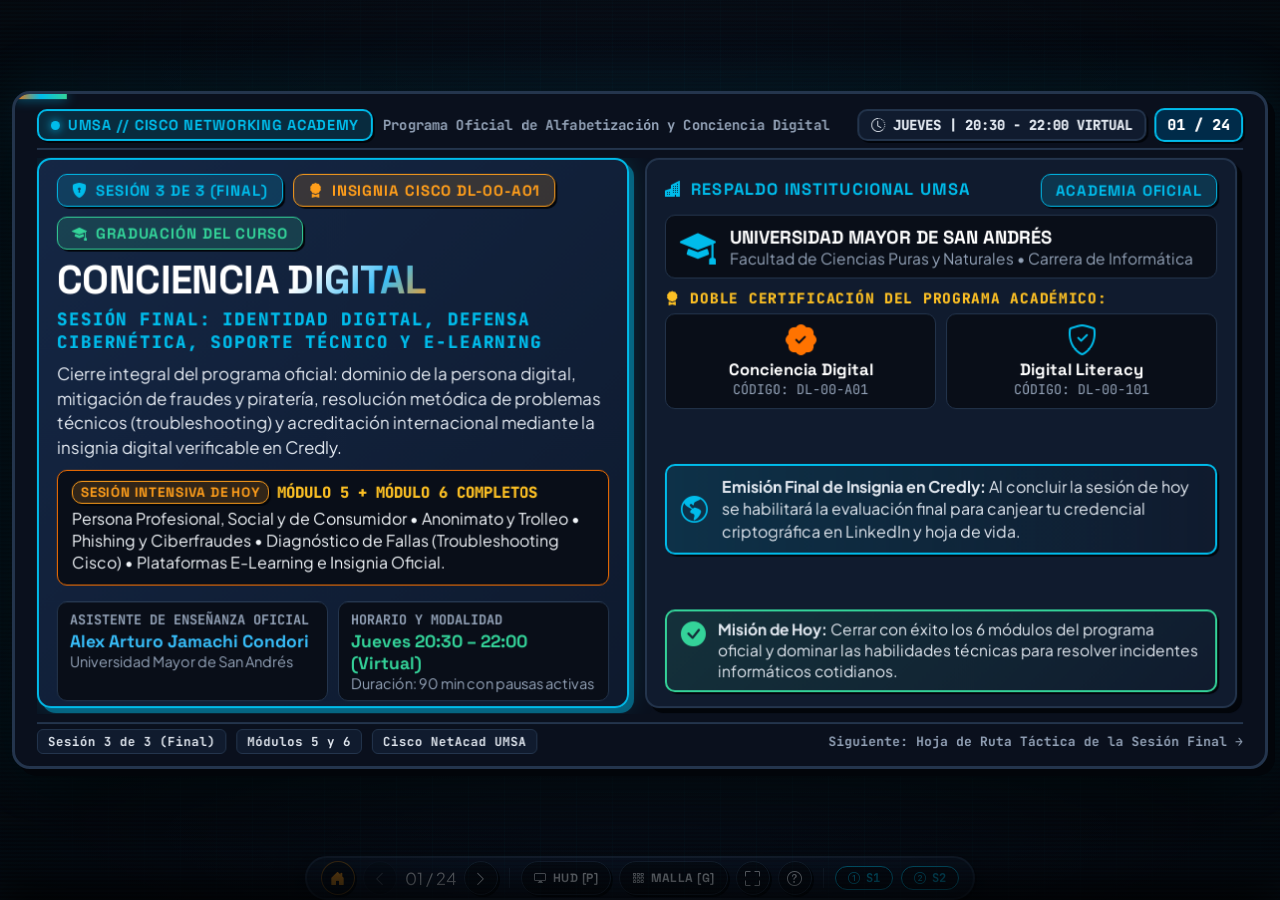
<file: Conciencia Digital/sesion3.html>
<!DOCTYPE html>
<html lang="es">
<head>
  <meta charset="UTF-8">
  <meta name="viewport" content="width=device-width, initial-scale=1.0">
  <title>Conciencia Digital // Sesión 3: Módulos 5 y 6 (Final) • UMSA & Cisco Networking Academy</title>

  <!-- Google Fonts: Space Grotesk, Plus Jakarta Sans, JetBrains Mono -->
  <link rel="preconnect" href="https://fonts.googleapis.com">
  <link rel="preconnect" href="https://fonts.gstatic.com" crossorigin>
  <link href="https://fonts.googleapis.com/css2?family=JetBrains+Mono:wght@400;500;600;700;800&family=Plus+Jakarta+Sans:wght@400;500;600;700;800&family=Space+Grotesk:wght@500;600;700;800&display=swap" rel="stylesheet">

  <!-- Bootstrap Icons CDN (100% Vector Icons) -->
  <link rel="stylesheet" href="https://cdn.jsdelivr.net/npm/bootstrap-icons@1.11.3/font/bootstrap-icons.min.css">

  <!-- Stylesheets -->
  <link rel="stylesheet" href="css/tokens.css">
  <link rel="stylesheet" href="css/slides-base.css">
  <link rel="stylesheet" href="css/slides-bento.css">
  <link rel="stylesheet" href="css/presenter-hud.css">
</head>
<body>

  <!-- Ambient Dynamic Canvas Background -->
  <canvas id="ambient-canvas"></canvas>

  <!-- Tactical Vignette Overlay -->
  <div class="viewport-overlay"></div>

  <!-- Primary Presentation Viewport -->
  <div class="slides-viewport">

    <!-- Scaled Stage Container -->
    <div class="stage-container" id="stageContainer">
      <div class="slide-stage" id="slideStage">

        <!-- Slide Progress Bar -->
        <div class="slide-progress" id="slideProgress" style="width: 4.16%;"></div>
        <!-- Transition Flash Overlay -->
        <div class="transition-flash"></div>
        <!-- SLIDE 01: PORTADA OFICIAL // SESIÓN 3 FINAL -->
        <div class="slide-view is-active" data-index="0" data-title="Portada // Conciencia Digital Sesión 3 Final" data-desc="Módulos 5 y 6: Persona Digital, Ciberseguridad, Troubleshooting y Certificación Credly" data-notes="Bienvenida a la tercera y última sesión de Conciencia Digital. Recordar calurosamente que cerraremos todo el temario oficial de Cisco NetAcad con los Módulos 5 y 6. Presentar los temas clave de hoy: Persona Digital, Ciberdelincuencia, Soporte Técnico Metódico, Plataformas de E-Learning y Emisión de la Insignia Oficial en Credly. Tiempo total: 1 hora y media.">
          <header class="slide-header">
            <div class="header-left">
              <span class="header-badge badge-cyan">
                <span class="status-pip pip-cyan"></span>
                UMSA // CISCO NETWORKING ACADEMY
              </span>
              <span class="header-context">Programa Oficial de Alfabetización y Conciencia Digital</span>
            </div>
            <div class="header-right">
              <span class="header-telemetry"><i class="bi bi-clock-history"></i> JUEVES | 20:30 - 22:00 VIRTUAL</span>
              <span class="slide-index-pill">01 / 24</span>
            </div>
          </header>

          <div class="slide-body">
            <div class="bento-2col">
              <!-- Columna Izquierda: Identidad y Sesión Final -->
              <div class="bento-card card-featured">
                <div>
                  <div style="display:flex; gap:10px; flex-wrap:wrap; margin-bottom:8px;">
                    <span class="feat-pill feat-pill-cyan"><i class="bi bi-shield-lock-fill"></i> SESIÓN 3 DE 3 (FINAL)</span>
                    <span class="feat-pill feat-pill-orange"><i class="bi bi-award-fill"></i> INSIGNIA CISCO DL-00-A01</span>
                    <span class="feat-pill feat-pill-mint"><i class="bi bi-mortarboard-fill"></i> GRADUACIÓN DEL CURSO</span>
                  </div>

                  <h1 class="slide-title-hero" style="font-size:40px; line-height:1.15; margin-top:4px;">
                    CONCIENCIA <span class="gradient-text">DIGITAL</span>
                  </h1>
                  
                  <div style="font-family:var(--font-mono); font-size:17.5px; color:var(--cisco-cyan); font-weight:800; text-transform:uppercase; margin-top:4px; letter-spacing:0.05em;">
                    Sesión Final: Identidad Digital, Defensa Cibernética, Soporte Técnico y E-Learning
                  </div>

                  <p style="font-size:17px; color:var(--text-body); line-height:1.45; margin-top:8px;">
                    Cierre integral del programa oficial: dominio de la persona digital, mitigación de fraudes y piratería, resolución metódica de problemas técnicos (troubleshooting) y acreditación internacional mediante la insignia digital verificable en Credly.
                  </p>

                  <div style="background:var(--bg-nested); border:1.5px solid var(--cisco-orange); border-radius:var(--radius-sm); padding:10px 14px; margin-top:10px;">
                    <div style="display:flex; align-items:center; gap:8px;">
                      <span class="feat-pill feat-pill-orange" style="font-size:13.5px; padding:2px 8px;">SESIÓN INTENSIVA DE HOY</span>
                      <span style="font-family:var(--font-mono); font-size:15.5px; color:var(--pop-gold); font-weight:800;">MÓDULO 5 + MÓDULO 6 COMPLETOS</span>
                    </div>
                    <div style="font-size:16px; color:#F1F5F9; margin-top:4px; line-height:1.4;">
                      Persona Profesional, Social y de Consumidor • Anonimato y Trolleo • Phishing y Ciberfraudes • Diagnóstico de Fallas (Troubleshooting Cisco) • Plataformas E-Learning e Insignia Oficial.
                    </div>
                  </div>
                </div>

                <div style="display:grid; grid-template-columns:1fr 1fr; gap:10px; margin-top:8px;">
                  <div style="background:var(--bg-nested); border:1.5px solid var(--border-color); border-radius:var(--radius-sm); padding:8px 12px;">
                    <div style="font-family:var(--font-mono); font-size:13.5px; color:var(--text-muted); text-transform:uppercase; font-weight:700;">Asistente de Enseñanza Oficial</div>
                    <div style="font-family:var(--font-display); font-size:17.5px; font-weight:800; color:var(--pop-cyan); margin-top:2px;">Alex Arturo Jamachi Condori</div>
                    <div style="font-size:14.5px; color:var(--text-muted);">Universidad Mayor de San Andrés</div>
                  </div>
                  <div style="background:var(--bg-nested); border:1.5px solid var(--border-color); border-radius:var(--radius-sm); padding:8px 12px;">
                    <div style="font-family:var(--font-mono); font-size:13.5px; color:var(--text-muted); text-transform:uppercase; font-weight:700;">Horario y Modalidad</div>
                    <div style="font-family:var(--font-display); font-size:17.5px; font-weight:800; color:var(--pop-mint); margin-top:2px;">Jueves 20:30 – 22:00 (Virtual)</div>
                    <div style="font-size:14.5px; color:var(--text-muted);">Duración: 90 min con pausas activas</div>
                  </div>
                </div>
              </div>

              <!-- Columna Derecha: Acreditación y Credly -->
              <div class="bento-card card-cyan">
                <div>
                  <div style="display:flex; justify-content:space-between; align-items:center;">
                    <span class="card-label label-cyan"><i class="bi bi-buildings-fill"></i> Respaldo Institucional UMSA</span>
                    <span class="feat-pill feat-pill-cyan">ACADEMIA OFICIAL</span>
                  </div>

                  <div style="display:flex; align-items:center; gap:14px; background:var(--bg-nested); border:1.5px solid var(--border-color); border-radius:var(--radius-sm); padding:10px 14px; margin-top:8px;">
                    <i class="bi bi-mortarboard-fill" style="font-size:36px; color:var(--cisco-cyan);"></i>
                    <div>
                      <div style="font-family:var(--font-display); font-size:18.5px; font-weight:800; color:#FFFFFF;">UNIVERSIDAD MAYOR DE SAN ANDRÉS</div>
                      <div style="font-size:15.5px; color:var(--text-muted);">Facultad de Ciencias Puras y Naturales • Carrera de Informática</div>
                    </div>
                  </div>

                  <div style="margin-top:10px;">
                    <div style="font-family:var(--font-mono); font-size:14.5px; color:var(--pop-gold); font-weight:800; text-transform:uppercase; letter-spacing:0.05em; margin-bottom:6px;">
                      <i class="bi bi-award-fill"></i> Doble Certificación del Programa Académico:
                    </div>
                    
                    <div style="display:grid; grid-template-columns:1fr 1fr; gap:10px;">
                      <div style="background:var(--bg-nested); border:1.5px solid var(--border-color); border-radius:var(--radius-sm); padding:10px; text-align:center;">
                        <i class="bi bi-patch-check-fill" style="color:var(--cisco-orange); font-size:31px;"></i>
                        <div style="font-family:var(--font-display); font-size:16.5px; font-weight:800; color:#FFFFFF; margin-top:4px;">Conciencia Digital</div>
                        <div style="font-family:var(--font-mono); font-size:13.5px; color:var(--text-muted);">CÓDIGO: DL-00-A01</div>
                      </div>
                      <div style="background:var(--bg-nested); border:1.5px solid var(--border-color); border-radius:var(--radius-sm); padding:10px; text-align:center;">
                        <i class="bi bi-shield-check" style="color:var(--cisco-cyan); font-size:31px;"></i>
                        <div style="font-family:var(--font-display); font-size:16.5px; font-weight:800; color:#FFFFFF; margin-top:4px;">Digital Literacy</div>
                        <div style="font-family:var(--font-mono); font-size:13.5px; color:var(--text-muted);">CÓDIGO: DL-00-101</div>
                      </div>
                    </div>
                  </div>
                </div>

                <div class="stat-banner banner-cyan" style="padding:10px 14px; margin-top:8px;">
                  <span class="stat-num" style="color:var(--cisco-cyan); font-size:27px;"><i class="bi bi-globe-americas"></i></span>
                  <div class="stat-desc" style="font-size:16px; line-height:1.4;">
                    <strong>Emisión Final de Insignia en Credly:</strong> Al concluir la sesión de hoy se habilitará la evaluación final para canjear tu credencial criptográfica en LinkedIn y hoja de vida.
                  </div>
                </div>

                <div class="exam-callout callout-mint" style="padding:8px 14px; margin-top:6px;">
                  <i class="bi bi-check-circle-fill exam-callout-icon" style="color:var(--pop-mint); font-size:25px;"></i>
                  <div class="exam-callout-content">
                    <div class="exam-callout-text" style="font-size:15.5px; line-height:1.35;">
                      <strong>Misión de Hoy:</strong> Cerrar con éxito los 6 módulos del programa oficial y dominar las habilidades técnicas para resolver incidentes informáticos cotidianos.
                    </div>
                  </div>
                </div>
              </div>
            </div>
          </div>

          <footer class="slide-footer">
            <div class="footer-tags">
              <span class="footer-chip">Sesión 3 de 3 (Final)</span>
              <span class="footer-chip">Módulos 5 y 6</span>
              <span class="footer-chip">Cisco NetAcad UMSA</span>
            </div>
            <div class="footer-meta">
              <span>Siguiente: Hoja de Ruta Táctica de la Sesión Final &rarr;</span>
            </div>
          </footer>
        </div>
        <!-- SLIDE 02: HOJA DE RUTA TÁCTICA // SESIÓN 3 FINAL -->
        <div class="slide-view" data-index="1" data-title="Hoja de Ruta // Sesión 3 Final (90 Minutos)" data-desc="Estructura operativa de la sesión: 4 bloques temáticos, 4 simuladores interactivos y emisión de credencial" data-notes="Presentar la estructura de la clase a los estudiantes. Asegurarles que los 90 minutos están perfectamente dosificados con 4 dinámicas prácticas y 4 autoevaluaciones oficiales. Destacar que al final revisaremos el proceso exacto para reclamar la insignia en Credly.">
          <header class="slide-header">
            <div class="header-left">
              <span class="header-badge badge-orange">
                <span class="status-pip pip-orange"></span>
                HOJA DE RUTA TÁCTICA // SESIÓN FINAL
              </span>
              <span class="header-context">Distribución Estratégica de los 90 Minutos de Clase</span>
            </div>
            <div class="header-right">
              <span class="header-telemetry"><i class="bi bi-compass-fill"></i> PLAN DE VUELO</span>
              <span class="slide-index-pill">02 / 24</span>
            </div>
          </header>

          <div class="slide-body">
            <div class="bento-2col">
              <!-- Columna Izquierda: Bloques 1 y 2 (Módulo 5) -->
              <div class="bento-card card-orange">
                <div>
                  <div style="display:flex; justify-content:space-between; align-items:center;">
                    <span class="card-label label-orange"><i class="bi bi-shield-shaded"></i> Primera Mitad: Módulo 5 (44 Minutos)</span>
                    <span class="feat-pill feat-pill-orange">IDENTIDAD Y DEFENSA</span>
                  </div>

                  <div style="display:flex; flex-direction:column; gap:9px; margin-top:8px;">
                    <div style="background:var(--bg-nested); border:1.5px solid var(--border-color); border-radius:var(--radius-sm); padding:10px 14px;">
                      <div style="display:flex; justify-content:space-between; align-items:center;">
                        <span style="font-family:var(--font-display); font-size:17.5px; font-weight:800; color:var(--pop-cyan);">Bloque 1: Identidad Digital y Anonimato (22 min)</span>
                        <span class="feat-pill feat-pill-cyan" style="font-size:12.5px;">DIAPOS 03 - 07</span>
                      </div>
                      <div style="font-size:15.5px; color:var(--text-body); margin-top:3px; line-height:1.35;">
                        • Las 3 personas: Profesional, Social y Consumidor (Módulo 5.0).<br>
                        • Anonimato ético vs ciberacoso y gestión de trolleo (Módulo 5.1 &amp; 5.2).<br>
                        • <strong style="color:var(--cisco-cyan);">Dinámica 1:</strong> Clasificador de Identidad + <strong style="color:var(--pop-gold);">Checkpoint 1</strong>.
                      </div>
                    </div>

                    <div style="background:var(--bg-nested); border:1.5px solid var(--border-color); border-radius:var(--radius-sm); padding:10px 14px;">
                      <div style="display:flex; justify-content:space-between; align-items:center;">
                        <span style="font-family:var(--font-display); font-size:17.5px; font-weight:800; color:var(--pop-gold);">Bloque 2: Ciberfraudes y Piratería (22 min)</span>
                        <span class="feat-pill feat-pill-orange" style="font-size:12.5px;">DIAPOS 08 - 13</span>
                      </div>
                      <div style="font-size:15.5px; color:var(--text-body); margin-top:3px; line-height:1.35;">
                        • Phishing, Spear Phishing y estafas románticas (Módulo 5.3).<br>
                        • Piratería digital, peligros de cracks/torrents y DRM.<br>
                        • <strong style="color:var(--cisco-cyan);">Dinámica 2:</strong> Detector Forense de Phishing + <strong style="color:var(--pop-gold);">Checkpoint 2</strong>.
                      </div>
                    </div>
                  </div>
                </div>

                <div class="exam-callout callout-orange" style="padding:8px 12px; margin-top:8px;">
                  <i class="bi bi-clock-history exam-callout-icon" style="color:var(--cisco-orange); font-size:23px;"></i>
                  <div class="exam-callout-content">
                    <div class="exam-callout-text" style="font-size:15px; line-height:1.35;">
                      <strong>Metodología Activa:</strong> Cada bloque incluye una dinámica participativa en pantalla y preguntas oficiales de examen NetAcad para garantizar asimilación inmediata.
                    </div>
                  </div>
                </div>
              </div>

              <!-- Columna Derecha: Bloques 3 y 4 (Módulo 6 + Credly) -->
              <div class="bento-card card-cyan">
                <div>
                  <div style="display:flex; justify-content:space-between; align-items:center;">
                    <span class="card-label label-cyan"><i class="bi bi-tools"></i> Segunda Mitad: Módulo 6 y Cierre (46 Minutos)</span>
                    <span class="feat-pill feat-pill-cyan">SOPORTE Y CERTIFICACIÓN</span>
                  </div>

                  <div style="display:flex; flex-direction:column; gap:9px; margin-top:8px;">
                    <div style="background:var(--bg-nested); border:1.5px solid var(--border-color); border-radius:var(--radius-sm); padding:10px 14px;">
                      <div style="display:flex; justify-content:space-between; align-items:center;">
                        <span style="font-family:var(--font-display); font-size:17.5px; font-weight:800; color:var(--pop-mint);">Bloque 3: Troubleshooting Metódico (23 min)</span>
                        <span class="feat-pill feat-pill-mint" style="font-size:12.5px;">DIAPOS 14 - 19</span>
                      </div>
                      <div style="font-size:15.5px; color:var(--text-body); margin-top:3px; line-height:1.35;">
                        • Metodología Cisco de soporte técnico: energía, disco y procesos (Módulo 6.0).<br>
                        • Diagnóstico de Wi-Fi, hard reset y resolución de archivos.<br>
                        • <strong style="color:var(--cisco-cyan);">Dinámica 3:</strong> Helpdesk en Vivo + <strong style="color:var(--pop-gold);">Checkpoint 3</strong>.
                      </div>
                    </div>

                    <div style="background:var(--bg-nested); border:1.5px solid var(--border-color); border-radius:var(--radius-sm); padding:10px 14px;">
                      <div style="display:flex; justify-content:space-between; align-items:center;">
                        <span style="font-family:var(--font-display); font-size:17.5px; font-weight:800; color:var(--pop-purple);">Bloque 4: E-Learning y Certificación Credly (23 min)</span>
                        <span class="feat-pill feat-pill-purple" style="font-size:12.5px;">DIAPOS 20 - 24</span>
                      </div>
                      <div style="font-size:15.5px; color:var(--text-body); margin-top:3px; line-height:1.35;">
                        • Plataformas de E-Learning y cierre de brechas (Módulo 6.1 &amp; 6.2).<br>
                        • <strong style="color:var(--cisco-cyan);">Dinámica 4:</strong> Auditoría de Habilidades + <strong style="color:var(--pop-gold);">Checkpoint 4</strong>.<br>
                        • <strong style="color:var(--pop-gold);">Graduación:</strong> Paso a paso para reclamar la insignia oficial Cisco en Credly.
                      </div>
                    </div>
                  </div>
                </div>

                <div class="stat-banner banner-cyan" style="padding:10px 14px; margin-top:8px;">
                  <span class="stat-num" style="color:var(--cisco-cyan); font-size:25px;"><i class="bi bi-award-fill"></i></span>
                  <div class="stat-desc" style="font-size:15.5px; line-height:1.35;">
                    <strong>Meta Cumplida:</strong> Al terminar esta sesión habrás completado el 100% del programa oficial de Conciencia Digital de Cisco Networking Academy y la UMSA.
                  </div>
                </div>
              </div>
            </div>
          </div>

          <footer class="slide-footer">
            <div class="footer-tags">
              <span class="footer-chip">4 Bloques Temáticos</span>
              <span class="footer-chip">90 Minutos Totales</span>
              <span class="footer-chip">Insignia Final Credly</span>
            </div>
            <div class="footer-meta">
              <span>Siguiente: Módulo 5.0 Las 3 Caras de tu Persona Digital &rarr;</span>
            </div>
          </footer>
        </div>
        <!-- SLIDE 03: MÓDULO 5.0 LAS 3 CARAS DE TU PERSONA DIGITAL -->
        <div class="slide-view" data-index="2" data-title="Módulo 5.0 // Las 3 Caras de tu Persona Digital" data-desc="Definición de persona digital: huellas en la arena virtual, perfiles profesionales, sociales y de consumo" data-notes="Iniciar el Módulo 5 con la metáfora de las huellas en la arena digital. Explicar que toda interacción en línea construye nuestra persona digital. Cisco clasifica estas identidades en tres facetas: Profesional (LinkedIn, CV), Social (Instagram, TikTok) y de Consumidor (tiendas, anuncios dirigidos).">
          <header class="slide-header">
            <div class="header-left">
              <span class="header-badge badge-cyan">
                <span class="status-pip pip-cyan"></span>
                MÓDULO 5.0 // IDENTIDAD DIGITAL
              </span>
              <span class="header-context">Las 3 Dimensiones de tu Identidad en el Ecosistema Conectado</span>
            </div>
            <div class="header-right">
              <span class="header-telemetry"><i class="bi bi-person-badge-fill"></i> PERSONA DIGITAL</span>
              <span class="slide-index-pill">03 / 24</span>
            </div>
          </header>

          <div class="slide-body">
            <div class="bento-2col">
              <!-- Columna Izquierda: ¿Qué es una Persona Digital? -->
              <div class="bento-card card-cyan">
                <div>
                  <div style="display:flex; justify-content:space-between; align-items:center;">
                    <span class="card-label label-cyan"><i class="bi bi-fingerprint"></i> La Huella en la Arena Virtual</span>
                    <span class="feat-pill feat-pill-cyan">CONCEPTO FUNDAMENTAL</span>
                  </div>

                  <p style="font-size:16.5px; color:var(--text-body); line-height:1.4; margin-top:8px;">
                    Tu <strong>persona digital</strong> es la recopilación exhaustiva de información, hábitos, publicaciones y comportamientos que exhibes en línea. Es como dejar huellas indelebles en la arena del ciberespacio.
                  </p>

                  <div style="background:var(--bg-nested); border:1.5px solid var(--border-color); border-radius:var(--radius-sm); padding:10px 14px; margin-top:8px;">
                    <div style="font-family:var(--font-display); font-size:17px; font-weight:800; color:var(--pop-gold); display:flex; align-items:center; gap:8px;">
                      <i class="bi bi-door-open-fill"></i> La Metáfora de la Habitación Llena de Desconocidos
                    </div>
                    <p style="font-size:15.5px; color:var(--text-body); margin-top:4px; line-height:1.35;">
                      Cisco plantea: Imagina entrar en una sala con cientos de extraños que ya conocen tus gustos, lo que te disgusta, tus compras recientes y las noticias que lees. Eso es exactamente lo que ocurre en Internet con los rastreadores y perfiles algorítmicos.
                    </p>
                  </div>
                </div>

                <div class="exam-callout callout-cyan" style="padding:8px 12px; margin-top:8px;">
                  <i class="bi bi-info-circle-fill exam-callout-icon" style="color:var(--cisco-cyan); font-size:23px;"></i>
                  <div class="exam-callout-content">
                    <div class="exam-callout-text" style="font-size:15px; line-height:1.35;">
                      <strong>Criterio Cisco:</strong> Todo lo que buscas, compras, juegas o comentas alimenta algoritmos que deciden qué anuncios ves y qué noticias aparecen en tu feed diario.
                    </div>
                  </div>
                </div>
              </div>

              <!-- Columna Derecha: Las 3 Facetas de Identidad -->
              <div class="bento-card card-orange">
                <div>
                  <div style="display:flex; justify-content:space-between; align-items:center;">
                    <span class="card-label label-orange"><i class="bi bi-people-fill"></i> Las 3 Personas Digitales según Cisco</span>
                    <span class="feat-pill feat-pill-orange">CLASIFICACIÓN OFICIAL</span>
                  </div>

                  <div style="display:flex; flex-direction:column; gap:8px; margin-top:8px;">
                    <div style="background:var(--bg-nested); border:1.5px solid var(--border-color); border-radius:var(--radius-sm); padding:9px 12px;">
                      <div style="display:flex; align-items:center; justify-content:space-between;">
                        <span style="font-family:var(--font-display); font-size:16.5px; font-weight:800; color:var(--pop-cyan);"><i class="bi bi-briefcase-fill"></i> 1. Persona Profesional</span>
                        <span class="feat-pill feat-pill-cyan" style="font-size:12px;">EMPLEABILIDAD</span>
                      </div>
                      <div style="font-size:15px; color:var(--text-body); margin-top:2px; line-height:1.3;">
                        Cómo te presentas en redes laborales (LinkedIn, GitHub, portafolios). Destaca proyectos, insignias Cisco, habilidades técnicas y experiencia académica en la UMSA.
                      </div>
                    </div>

                    <div style="background:var(--bg-nested); border:1.5px solid var(--border-color); border-radius:var(--radius-sm); padding:9px 12px;">
                      <div style="display:flex; align-items:center; justify-content:space-between;">
                        <span style="font-family:var(--font-display); font-size:16.5px; font-weight:800; color:var(--pop-mint);"><i class="bi bi-chat-heart-fill"></i> 2. Persona Social</span>
                        <span class="feat-pill feat-pill-mint" style="font-size:12px;">RELACIONES</span>
                      </div>
                      <div style="font-size:15px; color:var(--text-body); margin-top:2px; line-height:1.3;">
                        Interacciones personales en redes sociales (Instagram, TikTok, WhatsApp). Refleja pasatiempos, fotografías, opiniones y vida cotidiana con amistades.
                      </div>
                    </div>

                    <div style="background:var(--bg-nested); border:1.5px solid var(--border-color); border-radius:var(--radius-sm); padding:9px 12px;">
                      <div style="display:flex; align-items:center; justify-content:space-between;">
                        <span style="font-family:var(--font-display); font-size:16.5px; font-weight:800; color:var(--pop-gold);"><i class="bi bi-cart-check-fill"></i> 3. Persona del Consumidor</span>
                        <span class="feat-pill feat-pill-orange" style="font-size:12px;">COMERCIO</span>
                      </div>
                      <div style="font-size:15px; color:var(--text-body); margin-top:2px; line-height:1.3;">
                        Hábitos de compra en línea, suscripciones a servicios de streaming y búsquedas comerciales que alimentan los motores de recomendación y publicidad dirigida.
                      </div>
                    </div>
                  </div>
                </div>

                <div class="stat-banner banner-orange" style="padding:10px 14px; margin-top:8px;">
                  <span class="stat-num" style="color:var(--cisco-orange); font-size:25px;"><i class="bi bi-sliders"></i></span>
                  <div class="stat-desc" style="font-size:15.5px; line-height:1.35;">
                    <strong>Regla de Gestión Cisco:</strong> Mantén separadas tus personas profesionales y sociales ajustando la configuración de privacidad para que lo personal nunca afecte tu carrera académica.
                  </div>
                </div>
              </div>
            </div>
          </div>

          <footer class="slide-footer">
            <div class="footer-tags">
              <span class="footer-chip">Módulo 5.0</span>
              <span class="footer-chip">Persona Profesional</span>
              <span class="footer-chip">Persona Social &amp; Consumidor</span>
            </div>
            <div class="footer-meta">
              <span>Siguiente: Módulo 5.1 Anonimato en Línea y Privacidad &rarr;</span>
            </div>
          </footer>
        </div>
        <!-- SLIDE 04: MÓDULO 5.1 ANONIMATO EN LÍNEA: ESCUDO VS ABUSOS -->
        <div class="slide-view" data-index="3" data-title="Módulo 5.1 // Anonimato en Línea: Escudo de Privacidad" data-desc="Beneficios y riesgos del anonimato: libre expresión, denunciantes éticos vs ciberacoso y fraudes" data-notes="Profundizar en el concepto de anonimato en Internet. Destacar que el anonimato tiene dos caras: por un lado, protege la libertad de expresión, a víctimas de persecución y a denunciantes de corrupción (whistleblowers). Por otro lado, facilita el acoso y fraudes si no se usa con ética. Explicar herramientas como VPNs, 2FA y navegadores seguros.">
          <header class="slide-header">
            <div class="header-left">
              <span class="header-badge badge-mint">
                <span class="status-pip pip-mint"></span>
                MÓDULO 5.1 // PRIVACIDAD Y ANONIMATO
              </span>
              <span class="header-context">El Dilema del Anonimato Digital: Protección Ética vs Mal Uso</span>
            </div>
            <div class="header-right">
              <span class="header-telemetry"><i class="bi bi-incognito"></i> ANONIMATO TÁCTICO</span>
              <span class="slide-index-pill">04 / 24</span>
            </div>
          </header>

          <div class="slide-body">
            <div class="bento-2col">
              <!-- Columna Izquierda: Los Beneficios Legítimos del Anonimato -->
              <div class="bento-card card-mint">
                <div>
                  <div style="display:flex; justify-content:space-between; align-items:center;">
                    <span class="card-label label-mint"><i class="bi bi-shield-check"></i> El Valor Vital del Anonimato</span>
                    <span class="feat-pill feat-pill-mint">ESCUDO DEMOCRÁTICO</span>
                  </div>

                  <p style="font-size:16.5px; color:var(--text-body); line-height:1.4; margin-top:8px;">
                    El <strong>anonimato en línea</strong> es el estado donde la identidad de un individuo no se conoce ni se revela públicamente, protegiendo derechos humanos y libertades civiles:
                  </p>

                  <div style="display:flex; flex-direction:column; gap:8px; margin-top:8px;">
                    <div style="background:var(--bg-nested); border:1.5px solid var(--border-color); border-radius:var(--radius-sm); padding:9px 12px;">
                      <div style="display:flex; align-items:center; gap:8px;">
                        <i class="bi bi-bullseye" style="color:var(--pop-mint); font-size:18.5px;"></i>
                        <span style="font-family:var(--font-display); font-size:16.5px; font-weight:800; color:#FFFFFF;">Denunciantes Éticos (Whistleblowers)</span>
                      </div>
                      <div style="font-size:15px; color:var(--text-body); margin-top:2px;">
                        Permite a empleados o ciudadanos denunciar corrupción, fraude o prácticas ilegales sin temor a represalias laborales o amenazas físicas.
                      </div>
                    </div>

                    <div style="background:var(--bg-nested); border:1.5px solid var(--border-color); border-radius:var(--radius-sm); padding:9px 12px;">
                      <div style="display:flex; align-items:center; gap:8px;">
                        <i class="bi bi-heart-pulse-fill" style="color:var(--pop-cyan); font-size:18.5px;"></i>
                        <span style="font-family:var(--font-display); font-size:16.5px; font-weight:800; color:#FFFFFF;">Búsqueda de Ayuda en Temas Sensibles</span>
                      </div>
                      <div style="font-size:15px; color:var(--text-body); margin-top:2px;">
                        Facilita buscar orientación médica, salud mental, adicciones o violencia sin temor al estigma o al juicio social del entorno cercano.
                      </div>
                    </div>

                    <div style="background:var(--bg-nested); border:1.5px solid var(--border-color); border-radius:var(--radius-sm); padding:9px 12px;">
                      <div style="display:flex; align-items:center; gap:8px;">
                        <i class="bi bi-eye-slash-fill" style="color:var(--pop-gold); font-size:18.5px;"></i>
                        <span style="font-family:var(--font-display); font-size:16.5px; font-weight:800; color:#FFFFFF;">Protección Contra Perfilado Masivo</span>
                      </div>
                      <div style="font-size:15px; color:var(--text-body); margin-top:2px;">
                        Evita el rastreo invasivo de corredores de datos que comercializan historiales de navegación y construyen expedientes comerciales.
                      </div>
                    </div>
                  </div>
                </div>

                <div class="exam-callout callout-mint" style="padding:8px 12px; margin-top:8px;">
                  <i class="bi bi-shield-lock-fill exam-callout-icon" style="color:var(--pop-mint); font-size:23px;"></i>
                  <div class="exam-callout-content">
                    <div class="exam-callout-text" style="font-size:15px; line-height:1.35;">
                      <strong>Criterio Cisco:</strong> En países bajo regímenes de censura o represión, el anonimato digital es la única vía segura para ejercer el periodismo independiente.
                    </div>
                  </div>
                </div>
              </div>

              <!-- Columna Derecha: El Lado Oscuro y Herramientas Defensivas -->
              <div class="bento-card card-coral">
                <div>
                  <div style="display:flex; justify-content:space-between; align-items:center;">
                    <span class="card-label label-coral"><i class="bi bi-exclamation-diamond-fill"></i> El Lado Oscuro y Defensa</span>
                    <span class="feat-pill feat-pill-coral">RESPONSABILIDAD</span>
                  </div>

                  <p style="font-size:16.5px; color:var(--text-body); line-height:1.4; margin-top:8px;">
                    El anonimato mal empleado fomenta la cobardía digital, el ciberacoso y la impunidad de delincuentes que creen que no pueden ser rastreados:
                  </p>

                  <div style="display:flex; flex-direction:column; gap:8px; margin-top:8px;">
                    <div style="background:var(--bg-nested); border:1.5px solid var(--border-color); border-radius:var(--radius-sm); padding:9px 12px;">
                      <div style="font-family:var(--font-display); font-size:16.5px; font-weight:800; color:var(--pop-coral); display:flex; align-items:center; gap:8px;">
                        <i class="bi bi-x-octagon-fill"></i> El Mito del Anonimato Absoluto
                      </div>
                      <div style="font-size:15px; color:var(--text-body); margin-top:2px;">
                        Nadie es 100% invisible en internet. Las autoridades judiciales pueden ordenar a proveedores de telecomunicaciones rastrear direcciones IP y registros de conexión.
                      </div>
                    </div>

                    <div style="background:var(--bg-nested); border:1.5px solid var(--border-color); border-radius:var(--radius-sm); padding:9px 12px;">
                      <div style="font-family:var(--font-display); font-size:16.5px; font-weight:800; color:var(--pop-mint); display:flex; align-items:center; gap:8px;">
                        <i class="bi bi-key-fill"></i> Herramientas de Privacidad Ética Cisco
                      </div>
                      <div style="font-size:15px; color:var(--text-body); margin-top:2px;">
                        • Redes Privadas Virtuales (VPN) para cifrar el tráfico en Wi-Fi público.<br>
                        • Autenticación en Dos Pasos (2FA) en todas las cuentas críticas.<br>
                        • Administradores de contraseñas para evitar repetir credenciales.
                      </div>
                    </div>
                  </div>
                </div>

                <div class="stat-banner banner-coral" style="padding:10px 14px; margin-top:8px;">
                  <span class="stat-num" style="color:var(--pop-coral); font-size:25px;"><i class="bi bi-person-slash"></i></span>
                  <div class="stat-desc" style="font-size:15.5px; line-height:1.35;">
                    <strong>Principio Ético Cisco:</strong> Utiliza el anonimato como armadura para proteger tu intimidad y seguridad, jamás como arma para dañar a otros usuarios.
                  </div>
                </div>
              </div>
            </div>
          </div>

          <footer class="slide-footer">
            <div class="footer-tags">
              <span class="footer-chip">Módulo 5.1</span>
              <span class="footer-chip">Anonimato Ético</span>
              <span class="footer-chip">Herramientas VPN &amp; 2FA</span>
            </div>
            <div class="footer-meta">
              <span>Siguiente: Módulo 5.2 Comunicación Negativa y Gestión de Trolls &rarr;</span>
            </div>
          </footer>
        </div>
        <!-- SLIDE 05: MÓDULO 5.2 COMUNICACIÓN NEGATIVA Y GESTIÓN DE TROLLS -->
        <div class="slide-view" data-index="4" data-title="Módulo 5.2 // Comunicación Negativa y Gestión de Trolls" data-desc="Perspectiva del emisor y receptor, la psicología del trolleo y la regla de no responder" data-notes="Analizar qué hacer cuando las cosas salen mal en Internet. Explicar las dos perspectivas: la del escritor que manda un mensaje por ira y luego se arrepiente, y la del lector que se siente herido ante la falta de señales no verbales. Definir el trolleo y la regla de oro: 'Don't feed the troll' y el valor del silencio estratégico.">
          <header class="slide-header">
            <div class="header-left">
              <span class="header-badge badge-orange">
                <span class="status-pip pip-orange"></span>
                MÓDULO 5.2 // CONFLICTOS DIGITALES
              </span>
              <span class="header-context">Manejo de Comunicación Negativa, Desescalada y Neutralización de Trolls</span>
            </div>
            <div class="header-right">
              <span class="header-telemetry"><i class="bi bi-emoji-neutral-fill"></i> INTELIGENCIA EMOCIONAL</span>
              <span class="slide-index-pill">05 / 24</span>
            </div>
          </header>

          <div class="slide-body">
            <div class="bento-2col">
              <!-- Columna Izquierda: Las Dos Perspectivas del Conflicto -->
              <div class="bento-card card-orange">
                <div>
                  <div style="display:flex; justify-content:space-between; align-items:center;">
                    <span class="card-label label-orange"><i class="bi bi-arrows-angle-contract"></i> Las Dos Caras del Mensaje Negativo</span>
                    <span class="feat-pill feat-pill-orange">EMPATÍA COGNITIVA</span>
                  </div>

                  <p style="font-size:16.5px; color:var(--text-body); line-height:1.4; margin-top:8px;">
                    En la pantalla no existen gestos ni tono de voz. Esta ausencia distorsiona las intenciones y magnifica los conflictos cotidianos:
                  </p>

                  <div style="display:flex; flex-direction:column; gap:9px; margin-top:8px;">
                    <div style="background:var(--bg-nested); border:1.5px solid var(--border-color); border-radius:var(--radius-sm); padding:10px 14px;">
                      <div style="font-family:var(--font-display); font-size:17px; font-weight:800; color:var(--pop-coral); display:flex; align-items:center; gap:8px;">
                        <i class="bi bi-pencil-square"></i> Desde la Perspectiva del Escritor
                      </div>
                      <p style="font-size:15.5px; color:var(--text-body); margin-top:3px; line-height:1.35;">
                        Los mensajes hostiles son impulsos emocionales de ira o frustración momentánea. <strong>Técnica de enfriamiento:</strong> Escribe tu descargo en un bloc de notas o papel, espera 15 minutos y verás que ya no necesitas enviarlo.
                      </p>
                    </div>

                    <div style="background:var(--bg-nested); border:1.5px solid var(--border-color); border-radius:var(--radius-sm); padding:10px 14px;">
                      <div style="font-family:var(--font-display); font-size:17px; font-weight:800; color:var(--pop-cyan); display:flex; align-items:center; gap:8px;">
                        <i class="bi bi-chat-left-text"></i> Desde la Perspectiva del Receptor
                      </div>
                      <p style="font-size:15.5px; color:var(--text-body); margin-top:3px; line-height:1.35;">
                        El cerebro suele interpretar el peor escenario posible ante un mensaje seco o agresivo. Responder inmediatamente en modo defensivo suele encender un fuego incontrolable en los foros.
                      </p>
                    </div>
                  </div>
                </div>

                <div class="exam-callout callout-orange" style="padding:8px 12px; margin-top:8px;">
                  <i class="bi bi-shield-check exam-callout-icon" style="color:var(--cisco-orange); font-size:23px;"></i>
                  <div class="exam-callout-content">
                    <div class="exam-callout-text" style="font-size:15px; line-height:1.35;">
                      <strong>Protocolo Cisco:</strong> Date un período de enfriamiento antes de pulsar enviar. Si no lo dirías cara a cara en el aula universitaria, no lo envíes por pantalla.
                    </div>
                  </div>
                </div>
              </div>

              <!-- Columna Derecha: La Psicología del Trolleo y el Silencio -->
              <div class="bento-card card-cyan">
                <div>
                  <div style="display:flex; justify-content:space-between; align-items:center;">
                    <span class="card-label label-cyan"><i class="bi bi-shield-slash"></i> Neutralización del Trolleo</span>
                    <span class="feat-pill feat-pill-cyan">EL PODER DEL SILENCIO</span>
                  </div>

                  <p style="font-size:16.5px; color:var(--text-body); line-height:1.4; margin-top:8px;">
                    El <strong>trolleo</strong> busca provocar reacciones emocionales, rabia y caos para alimentar la necesidad de atención del atacante:
                  </p>

                  <div style="display:flex; flex-direction:column; gap:9px; margin-top:8px;">
                    <div style="background:var(--bg-nested); border:1.5px solid var(--border-color); border-radius:var(--radius-sm); padding:10px 14px;">
                      <div style="font-family:var(--font-display); font-size:17px; font-weight:800; color:var(--pop-gold); display:flex; align-items:center; gap:8px;">
                        <i class="bi bi-slash-circle-fill"></i> La Regla Canónica: "Don't Feed the Troll"
                      </div>
                      <p style="font-size:15.5px; color:var(--text-body); margin-top:3px; line-height:1.35;">
                        Los trolls se nutren de tus respuestas enojadas. Responderles confirma que lograron su objetivo. La indiferencia total los priva de la atención que buscan y los neutraliza de inmediato.
                      </p>
                    </div>

                    <div style="background:var(--bg-nested); border:1.5px solid var(--border-color); border-radius:var(--radius-sm); padding:10px 14px;">
                      <div style="font-family:var(--font-display); font-size:17px; font-weight:800; color:var(--pop-mint); display:flex; align-items:center; gap:8px;">
                        <i class="bi bi-hand-thumbs-up-fill"></i> No Responder No es Cobardía: Es Sabiduría
                      </div>
                      <p style="font-size:15.5px; color:var(--text-body); margin-top:3px; line-height:1.35;">
                        Elegir no contestar protege tu salud mental y desescala el conflicto. Si la ofensa persiste, utiliza las herramientas de la plataforma: bloquear usuario y reportar la cuenta.
                      </p>
                    </div>
                  </div>
                </div>

                <div class="stat-banner banner-cyan" style="padding:10px 14px; margin-top:8px;">
                  <span class="stat-num" style="color:var(--cisco-cyan); font-size:25px;"><i class="bi bi-peace-fill"></i></span>
                  <div class="stat-desc" style="font-size:15.5px; line-height:1.35;">
                    <strong>Regla de Oro Universitaria:</strong> En debates académicos discrepa con argumentos bibliográficos fundamentados, jamás ataques a la persona ni caigas en provocaciones vacías.
                  </div>
                </div>
              </div>
            </div>
          </div>

          <footer class="slide-footer">
            <div class="footer-tags">
              <span class="footer-chip">Módulo 5.2</span>
              <span class="footer-chip">Desescalada de Conflictos</span>
              <span class="footer-chip">Don't Feed the Troll</span>
            </div>
            <div class="footer-meta">
              <span>Siguiente: Dinámica 1 // Clasificador Táctico de Identidad &rarr;</span>
            </div>
          </footer>
        </div>
        <!-- SLIDE 06: DINÁMICA 1 // CLASIFICADOR TÁCTICO DE PERSONA DIGITAL -->
        <div class="slide-view" data-index="5" data-title="Dinámica 1 // Clasificador de Identidad y Anonimato" data-desc="Laboratorio táctico: Analiza 3 casos de uso de identidad digital, perfiles profesionales y anonimato" data-notes="Primera pausa activa de la sesión. Invitar a los estudiantes a elegir uno de los 3 casos de identidad digital en el chat. Al hacer clic en cada caso, el panel lateral muestra el tipo de persona, la configuración recomendada de privacidad y el principio rector de Cisco.">
          <header class="slide-header">
            <div class="header-left">
              <span class="header-badge badge-cyan">
                <span class="status-pip pip-cyan"></span>
                DINÁMICA EN VIVO // SIMULADOR 1
              </span>
              <span class="header-context">Laboratorio Práctico: Clasificador Estratégico de Personas Digitales</span>
            </div>
            <div class="header-right">
              <span class="header-telemetry"><i class="bi bi-person-bounding-box"></i> ACTIVIDAD PARTICIPATIVA</span>
              <span class="slide-index-pill">06 / 24</span>
            </div>
          </header>

          <div class="slide-body">
            <div class="bento-sidebar-layout">
              <!-- Panel de Casos Seleccionables -->
              <div class="bento-card card-cyan">
                <div>
                  <div style="display:flex; justify-content:space-between; align-items:center;">
                    <span class="card-label label-cyan"><i class="bi bi-cursor-fill"></i> Selecciona un Escenario de Identidad:</span>
                    <span class="feat-pill feat-pill-cyan">3 CASOS FRECUENTES</span>
                  </div>

                  <div class="interactive-cases-grid" style="margin-top:8px;">
                    <div class="interactive-case-card identity-case-btn is-active-case" onclick="selectIdentityCase(this, 'linkedin_profile')">
                      <div style="display:flex; justify-content:space-between; align-items:center;">
                        <span style="font-weight:800; font-size:17px; color:var(--cisco-cyan);"><i class="bi bi-linkedin"></i> Caso 1: LinkedIn y Portafolio Web</span>
                        <span class="feat-pill feat-pill-cyan" style="font-size:12.5px; padding:2px 6px;">PROFESIONAL</span>
                      </div>
                      <div style="font-size:15.5px; color:var(--text-body); line-height:1.3;">
                        Construcción de reputación laboral, certificaciones Cisco e historial académico para reclutadores.
                      </div>
                    </div>

                    <div class="interactive-case-card identity-case-btn" onclick="selectIdentityCase(this, 'whistleblower_forum')">
                      <div style="display:flex; justify-content:space-between; align-items:center;">
                        <span style="font-weight:800; font-size:17px; color:var(--pop-mint);"><i class="bi bi-shield-shaded"></i> Caso 2: Foro Anónimo de Denuncia Ética</span>
                        <span class="feat-pill feat-pill-mint" style="font-size:12.5px; padding:2px 6px;">ANONIMATO ÉTICO</span>
                      </div>
                      <div style="font-size:15.5px; color:var(--text-body); line-height:1.3;">
                        Publicación de pruebas de corrupción o búsqueda de apoyo psicológico sin arriesgar la seguridad personal.
                      </div>
                    </div>

                    <div class="interactive-case-card identity-case-btn" onclick="selectIdentityCase(this, 'ecommerce_shopper')">
                      <div style="display:flex; justify-content:space-between; align-items:center;">
                        <span style="font-weight:800; font-size:17px; color:var(--pop-gold);"><i class="bi bi-cart4"></i> Caso 3: Persona de Consumidor Online</span>
                        <span class="feat-pill feat-pill-orange" style="font-size:12.5px; padding:2px 6px;">CONSUMIDOR</span>
                      </div>
                      <div style="font-size:15.5px; color:var(--text-body); line-height:1.3;">
                        Historial de compras en tiendas virtuales, cookies de recomendación y gestión de pagos seguros.
                      </div>
                    </div>
                  </div>
                </div>

                <div class="exam-callout callout-cyan" style="padding:8px 12px; margin-top:8px;">
                  <i class="bi bi-lightbulb-fill exam-callout-icon" style="color:var(--cisco-cyan); font-size:23px;"></i>
                  <div class="exam-callout-content">
                    <div class="exam-callout-text" style="font-size:15px; line-height:1.35;">
                      <strong>Interacción en Vivo:</strong> ¿Tienes actualmente separadas tus cuentas sociales de tus perfiles profesionales? ¡Comenta en el chat!
                    </div>
                  </div>
                </div>
              </div>

              <!-- Panel de Diagnóstico Estratégico Cisco -->
              <div class="bento-card card-orange">
                <div>
                  <div style="display:flex; justify-content:space-between; align-items:center;">
                    <span class="card-label label-orange"><i class="bi bi-sliders2"></i> Estrategia de Gestión Cisco</span>
                    <span id="identityDetailBadge" class="feat-pill feat-pill-cyan">PERSONA PROFESIONAL</span>
                  </div>

                  <h3 id="identityDetailTitle" style="font-family:var(--font-display); font-size:19.5px; font-weight:800; color:#FFFFFF; margin-top:6px;">
                    Caso 1: Perfil Profesional en LinkedIn y Portafolio Web
                  </h3>

                  <div style="display:flex; flex-direction:column; gap:9px; margin-top:8px;">
                    <div style="background:var(--bg-nested); border:1.5px solid var(--border-color); border-radius:var(--radius-sm); padding:10px 14px;">
                      <div style="font-family:var(--font-mono); font-size:14.5px; color:var(--pop-gold); font-weight:700; text-transform:uppercase;">
                        <i class="bi bi-info-circle-fill"></i> Propósito y Alcance
                      </div>
                      <p id="identityDetailDiag" style="font-size:16px; color:var(--text-body); margin-top:4px; line-height:1.4;">
                        Orientado a empleabilidad y networking académico. Destaca habilidades técnicas, proyectos de tesis, certificaciones de Cisco NetAcad y trayectoria universitaria sin contenido informal.
                      </p>
                    </div>

                    <div style="background:var(--bg-nested); border:1.5px solid var(--border-color); border-radius:var(--radius-sm); padding:10px 14px;">
                      <div style="font-family:var(--font-mono); font-size:14.5px; color:var(--pop-mint); font-weight:700; text-transform:uppercase;">
                        <i class="bi bi-shield-lock"></i> Configuración Táctica de Privacidad
                      </div>
                      <p id="identityDetailPriv" style="font-size:16px; color:var(--text-body); margin-top:4px; line-height:1.4;">
                        Configuración: Perfil público con datos de contacto filtrados. Prohibido compartir dirección domiciliaria o números de teléfono privados.
                      </p>
                    </div>
                  </div>
                </div>

                <div class="stat-banner banner-orange" style="padding:8px 12px; margin-top:8px;">
                  <span class="stat-num" style="color:var(--cisco-orange); font-size:23px;"><i class="bi bi-stars"></i></span>
                  <div id="identityDetailRule" class="stat-desc" style="font-size:15px; line-height:1.35;">
                    Principio Cisco: Tu persona profesional es tu carta de presentación digital en la industria tecnológica global.
                  </div>
                </div>
              </div>
            </div>
          </div>

          <footer class="slide-footer">
            <div class="footer-tags">
              <span class="footer-chip">Dinámica 1</span>
              <span class="footer-chip">Personas Digitales</span>
              <span class="footer-chip">Gestión de Privacidad</span>
            </div>
            <div class="footer-meta">
              <span>Siguiente: Checkpoint 1 // Autoevaluación en Vivo 5.0 &amp; 5.1 &rarr;</span>
            </div>
          </footer>
        </div>
        <!-- SLIDE 07: CHECKPOINT 1 // AUTOEVALUACIÓN EN VIVO 5.0 & 5.1 -->
        <div class="slide-view" data-index="6" data-title="Checkpoint Cisco // Autoevaluación en Vivo 5.0 & 5.1" data-desc="Evaluación formativa del Módulo 5: personas digitales y anonimato ético en la red" data-notes="Invitar a los estudiantes a votar en el chat por la opción correcta (A, B, C o D). Hacer clic en la opción para desplegar la validación oficial con criterio Cisco NetAcad.">
          <header class="slide-header">
            <div class="header-left">
              <span class="header-badge badge-cyan">
                <span class="status-pip pip-cyan"></span>
                CHECKPOINT EN VIVO // EVALUACIÓN 5.0 &amp; 5.1
              </span>
              <span class="header-context">Preguntas Oficiales de Cisco NetAcad • Participa en el Chat</span>
            </div>
            <div class="header-right">
              <span class="header-telemetry"><i class="bi bi-patch-check-fill"></i> SIMULADOR EXAMEN</span>
              <span class="slide-index-pill">07 / 24</span>
            </div>
          </header>

          <div class="slide-body">
            <div class="bento-2col">
              <!-- Pregunta 1 -->
              <div class="bento-card card-cyan quiz-widget">
                <div>
                  <div style="display:flex; align-items:center; gap:10px;">
                    <span class="feat-pill feat-pill-cyan"><i class="bi bi-question-circle-fill"></i> PREGUNTA 1</span>
                    <span style="font-size:15.5px; font-family:var(--font-mono); color:var(--text-muted); font-weight:700;">Quiz NetAcad 5.0.1</span>
                  </div>

                  <h3 style="font-family:var(--font-display); font-size:18.5px; font-weight:800; color:#FFFFFF; margin-top:6px; line-height:1.35;">
                    ¿Cuáles son los tres tipos principales de personas digitales que toda persona desarrolla en el ecosistema de Internet según Cisco?
                  </h3>

                  <div class="quiz-options-grid">
                    <button class="quiz-btn" data-correct="false" onclick="revealQuiz(this, false, 'q9-exp', '¡Incorrecto! Estas son actividades o aficiones específicas de ocio, no la clasificación estructural de identidades de Cisco.')">
                      <span class="process-num num-cyan">A</span>
                      <span>Persona Gamer, Persona Cripto y Persona Hacker</span>
                    </button>
                    <button class="quiz-btn" data-correct="true" onclick="revealQuiz(this, true, 'q9-exp', '¡CORRECTO! Cisco clasifica la identidad digital en tres dimensiones clave: Persona Profesional (empleabilidad), Persona Social (redes personales) y Persona del Consumidor (hábitos de compra).')">
                      <span class="process-num num-cyan">B</span>
                      <span>Persona Profesional, Persona Social y Persona del Consumidor</span>
                    </button>
                    <button class="quiz-btn" data-correct="false" onclick="revealQuiz(this, false, 'q9-exp', '¡Incorrecto! Estos términos aluden a niveles de visibilidad, no a las personas funcionales de la currícula oficial.')">
                      <span class="process-num num-cyan">C</span>
                      <span>Persona Anónima, Persona Pública y Persona Estudiantil</span>
                    </button>
                    <button class="quiz-btn" data-correct="false" onclick="revealQuiz(this, false, 'q9-exp', '¡Incorrecto! Local y Remota son conceptos de arquitectura de redes físicas, no de identidad humana digital.')">
                      <span class="process-num num-cyan">D</span>
                      <span>Persona Local, Persona Remota y Persona en la Nube</span>
                    </button>
                  </div>
                </div>

                <div class="quiz-explanation show" id="q9-exp" style="display:block;">
                  <div style="display:flex; align-items:center; gap:10px; color:var(--text-muted);">
                    <i class="bi bi-hand-index-thumb-fill" style="color:var(--cisco-cyan); font-size:20.5px;"></i>
                    <span style="font-size:16px; font-weight:600;">Haz clic en una opción para validar la respuesta oficial con criterio Cisco NetAcad.</span>
                  </div>
                </div>
              </div>

              <!-- Pregunta 2 -->
              <div class="bento-card card-orange quiz-widget">
                <div>
                  <div style="display:flex; align-items:center; gap:10px;">
                    <span class="feat-pill feat-pill-orange"><i class="bi bi-question-circle-fill"></i> PREGUNTA 2</span>
                    <span style="font-size:15.5px; font-family:var(--font-mono); color:var(--text-muted); font-weight:700;">Quiz NetAcad 5.1.1</span>
                  </div>

                  <h3 style="font-family:var(--font-display); font-size:18.5px; font-weight:800; color:#FFFFFF; margin-top:6px; line-height:1.35;">
                    En el marco de la privacidad digital, ¿cuál de los siguientes es un beneficio legítimo y crucial del anonimato en línea?
                  </h3>

                  <div class="quiz-options-grid">
                    <button class="quiz-btn" data-correct="false" onclick="revealQuiz(this, false, 'q10-exp', '¡Incorrecto! La piratería no autorizada vulnera la ley de derechos de autor y representa una infracción ética.')">
                      <span class="process-num num-orange">A</span>
                      <span>Permitir la descarga masiva de software pirata sin pagar derechos de autor</span>
                    </button>
                    <button class="quiz-btn" data-correct="true" onclick="revealQuiz(this, true, 'q10-exp', '¡CORRECTO! Cisco subraya que el anonimato es un pilar indispensable para que denunciantes de malas prácticas (whistleblowers) y personas bajo censura se expresen sin peligro de represalias.')">
                      <span class="process-num num-orange">B</span>
                      <span>Proteger a denunciantes éticos (whistleblowers) y a personas en contextos de censura</span>
                    </button>
                    <button class="quiz-btn" data-correct="false" onclick="revealQuiz(this, false, 'q10-exp', '¡Incorrecto! El anonimato es una condición de identidad de capa de aplicación, no un mecanismo de borrado de hardware.')">
                      <span class="process-num num-orange">C</span>
                      <span>Borrar la memoria RAM física de los servidores de internet en tiempo real</span>
                    </button>
                    <button class="quiz-btn" data-correct="false" onclick="revealQuiz(this, false, 'q10-exp', '¡Incorrecto! El anonimato no bloquea dispositivos de los proveedores de telecomunicaciones.')">
                      <span class="process-num num-orange">D</span>
                      <span>Deshabilitar los equipos de enrutamiento de las empresas proveedoras de internet</span>
                    </button>
                  </div>
                </div>

                <div class="quiz-explanation show" id="q10-exp" style="display:block;">
                  <div style="display:flex; align-items:center; gap:10px; color:var(--text-muted);">
                    <i class="bi bi-hand-index-thumb-fill" style="color:var(--cisco-orange); font-size:20.5px;"></i>
                    <span style="font-size:16px; font-weight:600;">Haz clic en una opción para validar la respuesta oficial con criterio Cisco NetAcad.</span>
                  </div>
                </div>
              </div>
            </div>
          </div>

          <footer class="slide-footer">
            <div class="footer-tags">
              <span class="footer-chip">Autoevaluación Cisco 5.0 &amp; 5.1</span>
              <span class="footer-chip">Personas Digitales</span>
              <span class="footer-chip">Anonimato Ético</span>
            </div>
            <div class="footer-meta">
              <span>Siguiente: Módulo 5.3 Ciberdelincuencia, Phishing y Fraudes &rarr;</span>
            </div>
          </footer>
        </div>
        <!-- SLIDE 08: MÓDULO 5.3 ANATOMÍA DEL PHISHING Y FRAUDES -->
        <div class="slide-view" data-index="7" data-title="Módulo 5.3 // Anatomía del Phishing y Fraudes en Internet" data-desc="Phishing masivo vs Spear Phishing dirigido, estafas románticas y el impacto millonario del cibercrimen" data-notes="Entrar al tema de ciberdelincuencia citando el informe del FBI: más de 10,200 millones de dólares en pérdidas en un solo año. Explicar qué es el Phishing masivo y cómo el Spear Phishing utiliza información recopilada de la víctima para hacer la estafa casi indetectable. Mencionar también las estafas románticas como ingeniería social pura.">
          <header class="slide-header">
            <div class="header-left">
              <span class="header-badge badge-orange">
                <span class="status-pip pip-orange"></span>
                MÓDULO 5.3 // CIBERDELINCUENCIA
              </span>
              <span class="header-context">Ingeniería Social, Phishing y Fraudes Financieros en Red</span>
            </div>
            <div class="header-right">
              <span class="header-telemetry"><i class="bi bi-shield-exclamation"></i> AMENAZAS EN LÍNEA</span>
              <span class="slide-index-pill">08 / 24</span>
            </div>
          </header>

          <div class="slide-body">
            <div class="bento-2col">
              <!-- Columna Izquierda: El Negocio Multimillonario del Fraude -->
              <div class="bento-card card-orange">
                <div>
                  <div style="display:flex; justify-content:space-between; align-items:center;">
                    <span class="card-label label-orange"><i class="bi bi-graph-up-arrow"></i> Pérdidas Globales por Ciberdelitos</span>
                    <span class="feat-pill feat-pill-coral">INFORME FBI</span>
                  </div>

                  <p style="font-size:16.5px; color:var(--text-body); line-height:1.4; margin-top:8px;">
                    El fraude en línea ha dejado de ser obra de aficionados aislados: hoy es operado por <strong>organizaciones criminales transnacionales</strong> de alta sofisticación técnica:
                  </p>

                  <div style="background:var(--bg-nested); border:1.5px solid var(--pop-coral); border-radius:var(--radius-sm); padding:10px 14px; margin-top:8px;">
                    <div style="display:flex; align-items:baseline; gap:8px;">
                      <span style="font-family:var(--font-display); font-size:29px; font-weight:800; color:var(--pop-coral);">&gt; $10,200 Millones USD</span>
                      <span class="feat-pill feat-pill-coral" style="font-size:12.5px;">ANUALES</span>
                    </div>
                    <div style="font-size:15px; color:var(--text-body); margin-top:3px; line-height:1.35;">
                      Pérdidas anuales reportadas por el Centro de Quejas de Delitos en Internet (IC3) del FBI. El 85% de las víctimas no logra recuperar jamás el dinero sustraído.
                    </div>
                  </div>

                  <div style="background:var(--bg-nested); border:1.5px solid var(--border-color); border-radius:var(--radius-sm); padding:9px 12px; margin-top:8px;">
                    <div style="font-family:var(--font-display); font-size:16.5px; font-weight:800; color:var(--pop-gold); display:flex; align-items:center; gap:8px;">
                      <i class="bi bi-heartbreak-fill"></i> Estafas Románticas e Ingeniería Social
                    </div>
                    <p style="font-size:15px; color:var(--text-body); margin-top:2px; line-height:1.35;">
                      Perfiles falsos en redes que construyen vínculos emocionales durante meses para luego fingir emergencias médicas o aduaneras y solicitar transferencias irrevocables.
                    </p>
                  </div>
                </div>

                <div class="exam-callout callout-coral" style="padding:8px 12px; margin-top:8px;">
                  <i class="bi bi-exclamation-triangle-fill exam-callout-icon" style="color:var(--pop-coral); font-size:23px;"></i>
                  <div class="exam-callout-content">
                    <div class="exam-callout-title" style="font-size:15px;">LA REGLA DEL SENTIDO DE URGENCIA</div>
                    <div class="exam-callout-text" style="font-size:14.5px; line-height:1.3;">
                      Si un mensaje exige actuar "en menos de 2 horas" bajo amenaza de bloqueo o pérdida de dinero, el 99% de las veces es un ataque deliberado de ingeniería social.
                    </div>
                  </div>
                </div>
              </div>

              <!-- Columna Derecha: Phishing Masivo vs Spear Phishing -->
              <div class="bento-card card-cyan">
                <div>
                  <div style="display:flex; justify-content:space-between; align-items:center;">
                    <span class="card-label label-cyan"><i class="bi bi-envelope-at-fill"></i> Tipologías de Ataque Phishing</span>
                    <span class="feat-pill feat-pill-cyan">ENFOQUE CISCO</span>
                  </div>

                  <div style="display:flex; flex-direction:column; gap:9px; margin-top:8px;">
                    <div style="background:var(--bg-nested); border:1.5px solid var(--border-color); border-radius:var(--radius-sm); padding:10px 14px;">
                      <div style="display:flex; justify-content:space-between; align-items:center;">
                        <span style="font-family:var(--font-display); font-size:17px; font-weight:800; color:var(--pop-cyan);"><i class="bi bi-broadcast-pin"></i> Phishing Convencional (Masivo)</span>
                        <span class="feat-pill feat-pill-cyan" style="font-size:12.5px;">PESCA DE ARRASTRE</span>
                      </div>
                      <p style="font-size:15.5px; color:var(--text-body); margin-top:3px; line-height:1.35;">
                        Envío indiscriminado de millones de correos genéricos simulando ser bancos (Netflix, Amazon, Banco Unión) para capturar a cualquier incauto que ingrese sus credenciales.
                      </p>
                    </div>

                    <div style="background:var(--bg-nested); border:1.5px solid var(--border-color); border-radius:var(--radius-sm); padding:10px 14px;">
                      <div style="display:flex; justify-content:space-between; align-items:center;">
                        <span style="font-family:var(--font-display); font-size:17px; font-weight:800; color:var(--pop-coral);"><i class="bi bi-crosshair2"></i> Spear Phishing (Quirúrgico)</span>
                        <span class="feat-pill feat-pill-coral" style="font-size:12.5px;">ALTA PRECISIÓN</span>
                      </div>
                      <p style="font-size:15.5px; color:var(--text-body); margin-top:3px; line-height:1.35;">
                        Ataque dirigido a un individuo específico tras investigar su nombre, amigos, materias o cargo laboral. El correo incluye datos reales de la víctima para generar total confianza.
                      </p>
                    </div>
                  </div>
                </div>

                <div class="stat-banner banner-cyan" style="padding:10px 14px; margin-top:8px;">
                  <span class="stat-num" style="color:var(--cisco-cyan); font-size:25px;"><i class="bi bi-shield-fill-check"></i></span>
                  <div class="stat-desc" style="font-size:15.5px; line-height:1.35;">
                    <strong>Regla Defensiva Cisco:</strong> Nunca hagas clic en enlaces de correos bancarios. Abre una pestaña nueva, escribe manualmente la URL de la entidad y revisa tus notificaciones oficiales allí.
                  </div>
                </div>
              </div>
            </div>
          </div>

          <footer class="slide-footer">
            <div class="footer-tags">
              <span class="footer-chip">Módulo 5.3</span>
              <span class="footer-chip">Spear Phishing</span>
              <span class="footer-chip">Ingeniería Social</span>
            </div>
            <div class="footer-meta">
              <span>Siguiente: Módulo 5.3 Piratería en Línea y Peligros de Malware &rarr;</span>
            </div>
          </footer>
        </div>
        <!-- SLIDE 09: MÓDULO 5.3 PIRATERÍA EN LÍNEA Y MALWARE -->
        <div class="slide-view" data-index="8" data-title="Módulo 5.3 // Piratería en Línea y Riesgos de Malware" data-desc="Infracción de derechos de autor, el verdadero costo de los cracks y alternativas legales de software" data-notes="Explicar el fenómeno de la piratería digital. Desmitificar que 'lo gratis en torrents no tiene costo': el costo real es infectar el equipo con troyanos, ransomware o cryptominers que secuestran la máquina. Explicar el concepto de DRM y presentar alternativas seguras como software libre y repositorios académicos.">
          <header class="slide-header">
            <div class="header-left">
              <span class="header-badge badge-orange">
                <span class="status-pip pip-orange"></span>
                MÓDULO 5.3 // PIRATERÍA DIGITAL
              </span>
              <span class="header-context">Infracción de Copyright, Puertas Traseras y Software Malicioso</span>
            </div>
            <div class="header-right">
              <span class="header-telemetry"><i class="bi bi-bug-fill"></i> RIESGO DE INFECCIÓN</span>
              <span class="slide-index-pill">09 / 24</span>
            </div>
          </header>

          <div class="slide-body">
            <div class="bento-2col">
              <!-- Columna Izquierda: El Costo Oculto de la Piratería -->
              <div class="bento-card card-orange">
                <div>
                  <div style="display:flex; justify-content:space-between; align-items:center;">
                    <span class="card-label label-orange"><i class="bi bi-file-earmark-lock2-fill"></i> ¿Qué es la Piratería en Línea?</span>
                    <span class="feat-pill feat-pill-coral">INFRACCIÓN PATRIMONIAL</span>
                  </div>

                  <p style="font-size:16.5px; color:var(--text-body); line-height:1.4; margin-top:8px;">
                    La <strong>piratería digital</strong> consiste en la copia, modificación, distribución o descarga no autorizada de software, libros, música, películas y videojuegos protegidos por derechos de autor.
                  </p>

                  <div style="display:flex; flex-direction:column; gap:9px; margin-top:8px;">
                    <div style="background:var(--bg-nested); border:1.5px solid var(--border-color); border-radius:var(--radius-sm); padding:10px 14px;">
                      <div style="font-family:var(--font-display); font-size:17px; font-weight:800; color:var(--pop-coral); display:flex; align-items:center; gap:8px;">
                        <i class="bi bi-virus"></i> El Caballo de Troya de los "Cracks" y "Keygens"
                      </div>
                      <p style="font-size:15.5px; color:var(--text-body); margin-top:3px; line-height:1.35;">
                        Los archivos modificados para saltar la activación de programas comerciales suelen contener <strong>troyanos de acceso remoto (RAT)</strong> o mineros de criptomonedas que operan silenciosamente en tu CPU.
                      </p>
                    </div>

                    <div style="background:var(--bg-nested); border:1.5px solid var(--border-color); border-radius:var(--radius-sm); padding:10px 14px;">
                      <div style="font-family:var(--font-display); font-size:17px; font-weight:800; color:var(--pop-gold); display:flex; align-items:center; gap:8px;">
                        <i class="bi bi-shield-x"></i> Desactivación Suicida del Antivirus
                      </div>
                      <p style="font-size:15.5px; color:var(--text-body); margin-top:3px; line-height:1.35;">
                        Cuando un sitio de descargas te pide: <em>"Desactiva tu antivirus antes de descomprimir el crack"</em>, te está solicitando que bajes todas tus defensas para permitir que el malware infecte el sistema operativo.
                      </p>
                    </div>
                  </div>
                </div>

                <div class="exam-callout callout-coral" style="padding:8px 12px; margin-top:8px;">
                  <i class="bi bi-radioactive exam-callout-icon" style="color:var(--pop-coral); font-size:23px;"></i>
                  <div class="exam-callout-content">
                    <div class="exam-callout-title" style="font-size:15px;">ALERTA DE SEGURIDAD CISCO</div>
                    <div class="exam-callout-text" style="font-size:14.5px; line-height:1.3;">
                      Más del 60% de los incidentes de robo de contraseñas de Google y tarjetas de crédito en computadoras domésticas provienen de programas piratas descargados en torrents.
                    </div>
                  </div>
                </div>
              </div>

              <!-- Columna Derecha: Alternativas Éticas y Legales -->
              <div class="bento-card card-cyan">
                <div>
                  <div style="display:flex; justify-content:space-between; align-items:center;">
                    <span class="card-label label-cyan"><i class="bi bi-check-all"></i> Ecosistema Legal y Acceso Abierto</span>
                    <span class="feat-pill feat-pill-cyan">SOLUCIONES SEGURAS</span>
                  </div>

                  <p style="font-size:16.5px; color:var(--text-body); line-height:1.4; margin-top:8px;">
                    En la actualidad no existe necesidad técnica de poner en riesgo tu computadora: existen alternativas legales, seguras y gratuitas:
                  </p>

                  <div style="display:flex; flex-direction:column; gap:8px; margin-top:8px;">
                    <div style="background:var(--bg-nested); border:1.5px solid var(--border-color); border-radius:var(--radius-sm); padding:9px 12px;">
                      <div style="font-family:var(--font-display); font-size:16.5px; font-weight:800; color:var(--pop-mint); display:flex; align-items:center; gap:8px;">
                        <i class="bi bi-code-slash"></i> Software Libre y de Código Abierto (FOSS)
                      </div>
                      <div style="font-size:15px; color:var(--text-body); margin-top:2px;">
                        Reemplaza programas comerciales con alternativas libres maduras: LibreOffice por MS Office, GIMP por Photoshop, VLC para video o Linux Ubuntu.
                      </div>
                    </div>

                    <div style="background:var(--bg-nested); border:1.5px solid var(--border-color); border-radius:var(--radius-sm); padding:9px 12px;">
                      <div style="font-family:var(--font-display); font-size:16.5px; font-weight:800; color:var(--pop-cyan); display:flex; align-items:center; gap:8px;">
                        <i class="bi bi-mortarboard-fill"></i> Licencias Universitarias Oficiales UMSA
                      </div>
                      <div style="font-size:15px; color:var(--text-body); margin-top:2px;">
                        Aprovecha convenios institucionales que otorgan acceso gratuito a software especializado, suites ofimáticas y bases de datos con tu correo institucional.
                      </div>
                    </div>

                    <div style="background:var(--bg-nested); border:1.5px solid var(--border-color); border-radius:var(--radius-sm); padding:9px 12px;">
                      <div style="font-family:var(--font-display); font-size:16.5px; font-weight:800; color:var(--pop-gold); display:flex; align-items:center; gap:8px;">
                        <i class="bi bi-journal-bookmark-fill"></i> Repositorios de Ciencia Abierta
                      </div>
                      <div style="font-size:15px; color:var(--text-body); margin-top:2px;">
                        Para investigaciones, utiliza repositorios de acceso abierto como SciELO, Redalyc, Dialnet o el repositorio institucional de la UMSA sin infringir copyright.
                      </div>
                    </div>
                  </div>
                </div>

                <div class="stat-banner banner-cyan" style="padding:10px 14px; margin-top:8px;">
                  <span class="stat-num" style="color:var(--cisco-cyan); font-size:25px;"><i class="bi bi-shield-check"></i></span>
                  <div class="stat-desc" style="font-size:15.5px; line-height:1.35;">
                    <strong>Regla de Oro:</strong> El software legal y libre no solo te protege de demandas y sanciones académicas; garantiza que tu computadora no forme parte de una red zombi (botnet).
                  </div>
                </div>
              </div>
            </div>
          </div>

          <footer class="slide-footer">
            <div class="footer-tags">
              <span class="footer-chip">Piratería Digital</span>
              <span class="footer-chip">Malware en Cracks</span>
              <span class="footer-chip">Software Libre (FOSS)</span>
            </div>
            <div class="footer-meta">
              <span>Siguiente: Estrategias Defensivas de Protección Personal Cisco &rarr;</span>
            </div>
          </footer>
        </div>
        <!-- SLIDE 10: ESTRATEGIAS DEFENSIVAS DE PROTECCIÓN PERSONAL -->
        <div class="slide-view" data-index="9" data-title="Módulo 5.3 // Estrategias Defensivas de Protección Personal" data-desc="Buenas prácticas de ciberseguridad personal: educación continua, verificación y blindaje digital" data-notes="Sintetizar la postura defensiva recomendada por Cisco. Destacar que la tecnología ayuda, pero el eslabón más fuerte debe ser la educación del usuario. Repasar las 4 reglas defensivas: desconfianza del sentido de urgencia, verificación de enlaces, contraseñas no recicladas y autenticación en dos factores (2FA).">
          <header class="slide-header">
            <div class="header-left">
              <span class="header-badge badge-mint">
                <span class="status-pip pip-mint"></span>
                MÓDULO 5.3 // DEFENSA DIGITAL
              </span>
              <span class="header-context">Marco Defensivo Integral de Seguridad Personal Cisco</span>
            </div>
            <div class="header-right">
              <span class="header-telemetry"><i class="bi bi-shield-lock-fill"></i> BLINDAJE DIGITAL</span>
              <span class="slide-index-pill">10 / 24</span>
            </div>
          </header>

          <div class="slide-body">
            <div class="bento-2col">
              <!-- Columna Izquierda: Los 4 Pilares de Autoprotección -->
              <div class="bento-card card-mint">
                <div>
                  <div style="display:flex; justify-content:space-between; align-items:center;">
                    <span class="card-label label-mint"><i class="bi bi-shield-fill-check"></i> Los 4 Pilares Defensivos de Cisco</span>
                    <span class="feat-pill feat-pill-mint">HÁBITOS CRÍTICOS</span>
                  </div>

                  <div style="display:flex; flex-direction:column; gap:8px; margin-top:8px;">
                    <div style="background:var(--bg-nested); border:1.5px solid var(--border-color); border-radius:var(--radius-sm); padding:9px 12px;">
                      <div style="display:flex; align-items:center; gap:8px;">
                        <span class="process-num num-mint">1</span>
                        <span style="font-family:var(--font-display); font-size:16.5px; font-weight:800; color:var(--pop-coral);">Desconfía del Sentido de Urgencia Extrema</span>
                      </div>
                      <div style="font-size:15px; color:var(--text-body); margin-top:2px;">
                        Los estafadores presionan con amenazas de bloqueo inmediato o premios que vencen en minutos para nublar tu razonamiento crítico.
                      </div>
                    </div>

                    <div style="background:var(--bg-nested); border:1.5px solid var(--border-color); border-radius:var(--radius-sm); padding:9px 12px;">
                      <div style="display:flex; align-items:center; gap:8px;">
                        <span class="process-num num-mint">2</span>
                        <span style="font-family:var(--font-display); font-size:16.5px; font-weight:800; color:var(--pop-cyan);">Inspección Forense de la Barra de Direcciones</span>
                      </div>
                      <div style="font-size:15px; color:var(--text-body); margin-top:2px;">
                        Verifica el dominio real con cuidado tipográfico. Sitios falsos usan caracteres parecidos (ej. <code>faceb00k.com</code> o <code>umsa-tramites.net</code>).
                      </div>
                    </div>

                    <div style="background:var(--bg-nested); border:1.5px solid var(--border-color); border-radius:var(--radius-sm); padding:9px 12px;">
                      <div style="display:flex; align-items:center; gap:8px;">
                        <span class="process-num num-mint">3</span>
                        <span style="font-family:var(--font-display); font-size:16.5px; font-weight:800; color:var(--pop-gold);">No Reutilices la Misma Contraseña</span>
                      </div>
                      <div style="font-size:15px; color:var(--text-body); margin-top:2px;">
                        Si un sitio secundario sufre una brecha de datos, los atacantes probarán esa misma clave en tu correo universitario y banca móvil.
                      </div>
                    </div>

                    <div style="background:var(--bg-nested); border:1.5px solid var(--border-color); border-radius:var(--radius-sm); padding:9px 12px;">
                      <div style="display:flex; align-items:center; gap:8px;">
                        <span class="process-num num-mint">4</span>
                        <span style="font-family:var(--font-display); font-size:16.5px; font-weight:800; color:var(--pop-mint);">Activa Siempre la Autenticación en Dos Pasos</span>
                      </div>
                      <div style="font-size:15px; color:var(--text-body); margin-top:2px;">
                        El 2FA detiene más del 99% de los ataques automatizados de robo de cuentas, incluso si el ciberdelincuente conoce tu contraseña.
                      </div>
                    </div>
                  </div>
                </div>

                <div class="exam-callout callout-mint" style="padding:8px 12px; margin-top:6px;">
                  <i class="bi bi-lightbulb-fill exam-callout-icon" style="color:var(--pop-mint); font-size:23px;"></i>
                  <div class="exam-callout-content">
                    <div class="exam-callout-text" style="font-size:14.5px; line-height:1.3;">
                      <strong>Criterio Cisco:</strong> La mejor defensa no es el antivirus más caro, sino el hábito constante de pausar, dudar y verificar antes de interactuar.
                    </div>
                  </div>
                </div>
              </div>

              <!-- Columna Derecha: El Factor Humano de Seguridad -->
              <div class="bento-card card-cyan">
                <div>
                  <div style="display:flex; justify-content:space-between; align-items:center;">
                    <span class="card-label label-cyan"><i class="bi bi-person-check-fill"></i> La Educación como Barrera Principal</span>
                    <span class="feat-pill feat-pill-cyan">CONCIENCIA ACTIVA</span>
                  </div>

                  <p style="font-size:16.5px; color:var(--text-body); line-height:1.4; margin-top:8px;">
                    En ciberseguridad, los firewalls y filtros antispam son solo la primera línea; la decisión de hacer clic o ingresar datos depende exclusivamente de ti:
                  </p>

                  <div style="display:flex; flex-direction:column; gap:9px; margin-top:8px;">
                    <div style="background:var(--bg-nested); border:1.5px solid var(--border-color); border-radius:var(--radius-sm); padding:10px 14px;">
                      <div style="font-family:var(--font-display); font-size:17px; font-weight:800; color:var(--pop-cyan); display:flex; align-items:center; gap:8px;">
                        <i class="bi bi-arrow-repeat"></i> Actualizaciones Automáticas del Sistema
                      </div>
                      <p style="font-size:15.5px; color:var(--text-body); margin-top:3px; line-height:1.35;">
                        Los parches de Windows Update corrigen vulnerabilidades de día cero explotadas por delincuentes. Mantener el sistema al día cierra las puertas traseras conocidas.
                      </p>
                    </div>

                    <div style="background:var(--bg-nested); border:1.5px solid var(--border-color); border-radius:var(--radius-sm); padding:10px 14px;">
                      <div style="font-family:var(--font-display); font-size:17px; font-weight:800; color:var(--pop-gold); display:flex; align-items:center; gap:8px;">
                        <i class="bi bi-hdd-network-fill"></i> Respaldos Periódicos 3-2-1
                      </div>
                      <p style="font-size:15.5px; color:var(--text-body); margin-top:3px; line-height:1.35;">
                        Mantén 3 copias de tus datos importantes (tesis, proyectos), en 2 medios diferentes (disco externo y nube), con 1 copia fuera de tu ubicación física.
                      </p>
                    </div>
                  </div>
                </div>

                <div class="stat-banner banner-cyan" style="padding:10px 14px; margin-top:8px;">
                  <span class="stat-num" style="color:var(--cisco-cyan); font-size:25px;"><i class="bi bi-mortarboard-fill"></i></span>
                  <div class="stat-desc" style="font-size:15.5px; line-height:1.35;">
                    <strong>Compromiso Universitario:</strong> Como futuros profesionales de la UMSA, ser defensores digitales activos protege la información institucional y la de nuestras familias.
                  </div>
                </div>
              </div>
            </div>
          </div>

          <footer class="slide-footer">
            <div class="footer-tags">
              <span class="footer-chip">4 Pilares Cisco</span>
              <span class="footer-chip">Defensa Activa</span>
              <span class="footer-chip">Regla 3-2-1 de Respaldos</span>
            </div>
            <div class="footer-meta">
              <span>Siguiente: Protocolo de Respuesta ante Cuentas Comprometidas &rarr;</span>
            </div>
          </footer>
        </div>
        <!-- SLIDE 11: PROTOCOLO DE RESPUESTA ANTE CUENTAS COMPROMETIDAS -->
        <div class="slide-view" data-index="10" data-title="Módulo 5.3 // Protocolo de Respuesta ante Cuentas Comprometidas" data-desc="Plan de acción paso a paso: aislamiento de red, cambio seguro de credenciales y revocación de sesiones" data-notes="Enseñar a los estudiantes qué hacer si caen en una trampa o sospechan que su cuenta fue vulnerada. El peor error es entrar en pánico o no hacer nada. Presentar el protocolo de 4 pasos de respuesta a incidentes de Cisco: desconectar el equipo, cambiar credenciales desde un dispositivo limpio, cerrar todas las sesiones activas y alertar a los contactos.">
          <header class="slide-header">
            <div class="header-left">
              <span class="header-badge badge-orange">
                <span class="status-pip pip-orange"></span>
                MÓDULO 5.3 // RESPUESTA A INCIDENTES
              </span>
              <span class="header-context">Protocolo Táctico de Mitigación ante Cuentas o Dispositivos Vulnerados</span>
            </div>
            <div class="header-right">
              <span class="header-telemetry"><i class="bi bi-shield-fill-exclamation"></i> PLAN DE CONTENCIÓN</span>
              <span class="slide-index-pill">11 / 24</span>
            </div>
          </header>

          <div class="slide-body">
            <div class="bento-2col">
              <!-- Columna Izquierda: Protocolo de Emergencia en 4 Pasos -->
              <div class="bento-card card-orange">
                <div>
                  <div style="display:flex; justify-content:space-between; align-items:center;">
                    <span class="card-label label-orange"><i class="bi bi-exclamation-octagon-fill"></i> ¿Qué Hacer si Sospechas un Hackeo?</span>
                    <span class="feat-pill feat-pill-coral">ACCIÓN INMEDIATA</span>
                  </div>

                  <div style="display:flex; flex-direction:column; gap:8px; margin-top:8px;">
                    <div style="background:var(--bg-nested); border:1.5px solid var(--border-color); border-radius:var(--radius-sm); padding:8px 12px;">
                      <div style="display:flex; align-items:center; gap:8px;">
                        <span class="process-num num-coral">1</span>
                        <span style="font-family:var(--font-display); font-size:16.5px; font-weight:800; color:var(--pop-coral);">Aislar el Equipo de la Red</span>
                      </div>
                      <div style="font-size:15px; color:var(--text-body); margin-top:2px;">
                        Desconecta el Wi-Fi o retira el cable de red Ethernet de inmediato para cortar la comunicación entre el malware y el servidor de control del atacante.
                      </div>
                    </div>

                    <div style="background:var(--bg-nested); border:1.5px solid var(--border-color); border-radius:var(--radius-sm); padding:8px 12px;">
                      <div style="display:flex; align-items:center; gap:8px;">
                        <span class="process-num num-coral">2</span>
                        <span style="font-family:var(--font-display); font-size:16.5px; font-weight:800; color:var(--pop-gold);">Cambiar Claves desde OTRO Dispositivo Limpio</span>
                      </div>
                      <div style="font-size:15px; color:var(--text-body); margin-top:2px;">
                        No uses la computadora infectada (podría tener un keylogger activo). Accede desde tu teléfono móvil seguro y cambia contraseñas de correos y bancos.
                      </div>
                    </div>

                    <div style="background:var(--bg-nested); border:1.5px solid var(--border-color); border-radius:var(--radius-sm); padding:8px 12px;">
                      <div style="display:flex; align-items:center; gap:8px;">
                        <span class="process-num num-coral">3</span>
                        <span style="font-family:var(--font-display); font-size:16.5px; font-weight:800; color:var(--pop-cyan);">Cerrar Todas las Sesiones Activas</span>
                      </div>
                      <div style="font-size:15px; color:var(--text-body); margin-top:2px;">
                        En Google, WhatsApp o bancos, pulsa en <em>"Cerrar sesión en todos los demás dispositivos"</em> para expulsar al atacante de inmediato.
                      </div>
                    </div>

                    <div style="background:var(--bg-nested); border:1.5px solid var(--border-color); border-radius:var(--radius-sm); padding:8px 12px;">
                      <div style="display:flex; align-items:center; gap:8px;">
                        <span class="process-num num-coral">4</span>
                        <span style="font-family:var(--font-display); font-size:16.5px; font-weight:800; color:var(--pop-mint);">Alertar a tus Contactos Cercanos</span>
                      </div>
                      <div style="font-size:15px; color:var(--text-body); margin-top:2px;">
                        Avisa a tus amigos y familiares que tu cuenta fue comprometida para que ignoren mensajes pidiendo dinero o enlaces extraños en tu nombre.
                      </div>
                    </div>
                  </div>
                </div>

                <div class="exam-callout callout-coral" style="padding:8px 12px; margin-top:6px;">
                  <i class="bi bi-shield-fill-check exam-callout-icon" style="color:var(--pop-coral); font-size:23px;"></i>
                  <div class="exam-callout-content">
                    <div class="exam-callout-text" style="font-size:14.5px; line-height:1.3;">
                      <strong>Principio de Contención Cisco:</strong> En seguridad informática la rapidez en los primeros 15 minutos determina si un incidente es un susto menor o una catástrofe financiera.
                    </div>
                  </div>
                </div>
              </div>

              <!-- Columna Derecha: Recuperación y Restauración -->
              <div class="bento-card card-cyan">
                <div>
                  <div style="display:flex; justify-content:space-between; align-items:center;">
                    <span class="card-label label-cyan"><i class="bi bi-arrow-repeat"></i> Restauración y Auditoría Post-Incidente</span>
                    <span class="feat-pill feat-pill-cyan">RECUPERACIÓN</span>
                  </div>

                  <p style="font-size:16.5px; color:var(--text-body); line-height:1.4; margin-top:8px;">
                    Una vez contenido el ataque, debes sanear tu entorno digital antes de reanudar tus labores académicas normales:
                  </p>

                  <div style="display:flex; flex-direction:column; gap:9px; margin-top:8px;">
                    <div style="background:var(--bg-nested); border:1.5px solid var(--border-color); border-radius:var(--radius-sm); padding:10px 14px;">
                      <div style="font-family:var(--font-display); font-size:17px; font-weight:800; color:var(--pop-mint); display:flex; align-items:center; gap:8px;">
                        <i class="bi bi-shield-slash-fill"></i> Análisis Completo con Antivirus
                      </div>
                      <p style="font-size:15.5px; color:var(--text-body); margin-top:3px; line-height:1.35;">
                        Ejecuta un escaneo profundo fuera de línea con Windows Defender o Malwarebytes para detectar y purgar troyanos o scripts persistentes alojados en el disco.
                      </p>
                    </div>

                    <div style="background:var(--bg-nested); border:1.5px solid var(--border-color); border-radius:var(--radius-sm); padding:10px 14px;">
                      <div style="font-family:var(--font-display); font-size:17px; font-weight:800; color:var(--pop-gold); display:flex; align-items:center; gap:8px;">
                        <i class="bi bi-check2-circle"></i> Auditoría de Aplicaciones Vinculadas
                      </div>
                      <p style="font-size:15.5px; color:var(--text-body); margin-top:3px; line-height:1.35;">
                        Entra en los ajustes de seguridad de tu cuenta Google o Microsoft y revoca permisos a aplicaciones de terceros desconocidas que tengan acceso a tus correos o archivos.
                      </p>
                    </div>
                  </div>
                </div>

                <div class="stat-banner banner-cyan" style="padding:10px 14px; margin-top:8px;">
                  <span class="stat-num" style="color:var(--cisco-cyan); font-size:25px;"><i class="bi bi-lock-fill"></i></span>
                  <div class="stat-desc" style="font-size:15.5px; line-height:1.35;">
                    <strong>Regla de Blindaje Final:</strong> Genera códigos de respaldo (backup codes) para tu autenticación en dos factores y guárdalos en un lugar seguro fuera de la nube.
                  </div>
                </div>
              </div>
            </div>
          </div>

          <footer class="slide-footer">
            <div class="footer-tags">
              <span class="footer-chip">Respuesta a Incidentes</span>
              <span class="footer-chip">Aislamiento de Red</span>
              <span class="footer-chip">Revocación de Sesiones</span>
            </div>
            <div class="footer-meta">
              <span>Siguiente: Dinámica 2 // Detector Forense de Amenazas y Fraudes &rarr;</span>
            </div>
          </footer>
        </div>
        <!-- SLIDE 12: DINÁMICA 2 // DETECTOR FORENSE DE AMENAZAS -->
        <div class="slide-view" data-index="11" data-title="Dinámica 2 // Detector Forense de Amenazas y Fraudes" data-desc="Laboratorio táctico: Analiza 3 casos periciales de Spear Phishing, malware en cracks y catfishing" data-notes="Segunda pausa activa de la sesión. Invitar a los estudiantes a inspeccionar 3 amenazas digitales frecuentes. Al hacer clic en cada caso, el panel lateral muestra el dictamen pericial con el tipo de amenaza, las señales de alarma (red flags) y el protocolo defensivo oficial de Cisco.">
          <header class="slide-header">
            <div class="header-left">
              <span class="header-badge badge-orange">
                <span class="status-pip pip-orange"></span>
                DINÁMICA EN VIVO // SIMULADOR 2
              </span>
              <span class="header-context">Laboratorio Práctico: Detector Forense de Amenazas Cibernéticas</span>
            </div>
            <div class="header-right">
              <span class="header-telemetry"><i class="bi bi-radar"></i> DETECCIÓN ACTIVA</span>
              <span class="slide-index-pill">12 / 24</span>
            </div>
          </header>

          <div class="slide-body">
            <div class="bento-sidebar-layout">
              <!-- Panel de Casos Seleccionables -->
              <div class="bento-card card-orange">
                <div>
                  <div style="display:flex; justify-content:space-between; align-items:center;">
                    <span class="card-label label-orange"><i class="bi bi-cursor-fill"></i> Selecciona una Amenaza para Diagnosticar:</span>
                    <span class="feat-pill feat-pill-orange">3 CASOS FORENSES</span>
                  </div>

                  <div class="interactive-cases-grid" style="margin-top:8px;">
                    <div class="interactive-case-card threat-case-btn is-active-coral" onclick="selectThreatCase(this, 'spear_phishing')">
                      <div style="display:flex; justify-content:space-between; align-items:center;">
                        <span style="font-weight:800; font-size:17px; color:var(--pop-coral);"><i class="bi bi-envelope-exclamation"></i> Caso 1: Alerta Bancaria de Urgencia</span>
                        <span class="feat-pill feat-pill-coral" style="font-size:12.5px; padding:2px 6px;">PHISHING</span>
                      </div>
                      <div style="font-size:15.5px; color:var(--text-body); line-height:1.3;">
                        Correo intimidante exigiendo confirmar usuario y contraseña en 24 horas para evitar cancelación de cuenta.
                      </div>
                    </div>

                    <div class="interactive-case-card threat-case-btn" onclick="selectThreatCase(this, 'pirated_crack')">
                      <div style="display:flex; justify-content:space-between; align-items:center;">
                        <span style="font-weight:800; font-size:17px; color:var(--pop-gold);"><i class="bi bi-file-earmark-binary"></i> Caso 2: Crack de Software en Torrent</span>
                        <span class="feat-pill feat-pill-orange" style="font-size:12.5px; padding:2px 6px;">TROYANO</span>
                      </div>
                      <div style="font-size:15.5px; color:var(--text-body); line-height:1.3;">
                        Activador descargado de sitio clandestino que solicita deshabilitar el antivirus para ejecutarse.
                      </div>
                    </div>

                    <div class="interactive-case-card threat-case-btn" onclick="selectThreatCase(this, 'romance_scam')">
                      <div style="display:flex; justify-content:space-between; align-items:center;">
                        <span style="font-weight:800; font-size:17px; color:var(--pop-purple);"><i class="bi bi-heart-crack"></i> Caso 3: Romance Scam en Redes</span>
                        <span class="feat-pill feat-pill-purple" style="font-size:12.5px; padding:2px 6px;">CATFISHING</span>
                      </div>
                      <div style="font-size:15.5px; color:var(--text-body); line-height:1.3;">
                        Perfil falso que entabla amistad cercana y tras semanas solicita dinero urgente por un supuesto paquete retenido.
                      </div>
                    </div>
                  </div>
                </div>

                <div class="exam-callout callout-orange" style="padding:8px 12px; margin-top:8px;">
                  <i class="bi bi-lightbulb-fill exam-callout-icon" style="color:var(--cisco-orange); font-size:23px;"></i>
                  <div class="exam-callout-content">
                    <div class="exam-callout-text" style="font-size:15px; line-height:1.35;">
                      <strong>Interacción en Vivo:</strong> ¿Alguna vez recibiste un correo bancario falso o un mensaje sospechoso? ¡Comparte tu caso en el chat!
                    </div>
                  </div>
                </div>
              </div>

              <!-- Panel de Diagnóstico Forense Cisco -->
              <div class="bento-card card-cyan">
                <div>
                  <div style="display:flex; justify-content:space-between; align-items:center;">
                    <span class="card-label label-cyan"><i class="bi bi-clipboard2-pulse-fill"></i> Diagnóstico Técnico Forense</span>
                    <span id="threatDetailBadge" class="feat-pill feat-pill-coral">SPEAR PHISHING DIRIGIDO</span>
                  </div>

                  <h3 id="threatDetailTitle" style="font-family:var(--font-display); font-size:19.5px; font-weight:800; color:#FFFFFF; margin-top:6px;">
                    Caso 1: Correo de Alerta Bancaria con Enlace Urgente
                  </h3>

                  <div style="display:flex; flex-direction:column; gap:9px; margin-top:8px;">
                    <div style="background:var(--bg-nested); border:1.5px solid var(--border-color); border-radius:var(--radius-sm); padding:10px 14px;">
                      <div style="font-family:var(--font-mono); font-size:14.5px; color:var(--pop-gold); font-weight:700; text-transform:uppercase;">
                        <i class="bi bi-search"></i> Mecanismo de Infección
                      </div>
                      <p id="threatDetailDiag" style="font-size:16px; color:var(--text-body); margin-top:4px; line-height:1.4;">
                        Mensaje fraudulento que finge ser de una entidad financiera o de la universidad exigiendo verificación de credenciales en menos de 24 horas bajo amenaza de bloqueo de cuenta.
                      </p>
                    </div>

                    <div style="background:var(--bg-nested); border:1.5px solid var(--border-color); border-radius:var(--radius-sm); padding:10px 14px;">
                      <div style="font-family:var(--font-mono); font-size:14.5px; color:var(--pop-coral); font-weight:700; text-transform:uppercase;">
                        <i class="bi bi-flag-fill"></i> Señales Críticas de Alarma (Red Flags)
                      </div>
                      <p id="threatDetailFlag" style="font-size:16px; color:var(--text-body); margin-top:4px; line-height:1.4;">
                        Señales de alarma: Sentido de urgencia extrema, dominio del remitente alterado (ej. @banco-seguro.com) y enlace que redirige a un portal señuelo para robar contraseñas.
                      </p>
                    </div>

                    <div style="background:var(--bg-nested); border:1.5px solid var(--border-color); border-radius:var(--radius-sm); padding:10px 14px;">
                      <div style="font-family:var(--font-mono); font-size:14.5px; color:var(--pop-mint); font-weight:700; text-transform:uppercase;">
                        <i class="bi bi-shield-check"></i> Protocolo Defensivo Oficial Cisco
                      </div>
                      <p id="threatDetailProto" style="font-size:16px; color:var(--text-body); margin-top:4px; line-height:1.4;">
                        Protocolo Defensivo Cisco: Nunca hacer clic en el enlace. Acceder directamente escribiendo la URL oficial en el navegador y reportar al departamento de ciberseguridad.
                      </p>
                    </div>
                  </div>
                </div>

                <div class="stat-banner banner-cyan" style="padding:8px 12px; margin-top:8px;">
                  <span class="stat-num" style="color:var(--cisco-cyan); font-size:23px;"><i class="bi bi-shield-fill-check"></i></span>
                  <div class="stat-desc" style="font-size:15px; line-height:1.35;">
                    <strong>Regla de Oro:</strong> Ante cualquier duda, contacta al emisor por un canal secundario oficial independiente antes de pulsar cualquier enlace.
                  </div>
                </div>
              </div>
            </div>
          </div>

          <footer class="slide-footer">
            <div class="footer-tags">
              <span class="footer-chip">Dinámica 2</span>
              <span class="footer-chip">Detector Forense</span>
              <span class="footer-chip">Mitigación Cisco</span>
            </div>
            <div class="footer-meta">
              <span>Siguiente: Checkpoint 2 // Autoevaluación en Vivo 5.2 &amp; 5.3 &rarr;</span>
            </div>
          </footer>
        </div>
        <!-- SLIDE 13: CHECKPOINT 2 // AUTOEVALUACIÓN EN VIVO 5.2 & 5.3 -->
        <div class="slide-view" data-index="12" data-title="Checkpoint Cisco // Autoevaluación en Vivo 5.2 & 5.3" data-desc="Evaluación formativa del Módulo 5: neutralización de trolleo y detección de Spear Phishing" data-notes="Invitar a los estudiantes a resolver en vivo las dos preguntas oficiales sobre gestión de trolleo y ataques de Spear Phishing. Validar respuestas en vivo y reforzar por qué la indiferencia estratégica y la verificación de remitentes salvan cuentas.">
          <header class="slide-header">
            <div class="header-left">
              <span class="header-badge badge-orange">
                <span class="status-pip pip-orange"></span>
                CHECKPOINT EN VIVO // EVALUACIÓN 5.2 &amp; 5.3
              </span>
              <span class="header-context">Preguntas Oficiales de Cisco NetAcad • Participa en el Chat</span>
            </div>
            <div class="header-right">
              <span class="header-telemetry"><i class="bi bi-patch-check-fill"></i> SIMULADOR EXAMEN</span>
              <span class="slide-index-pill">13 / 24</span>
            </div>
          </header>

          <div class="slide-body">
            <div class="bento-2col">
              <!-- Pregunta 1 -->
              <div class="bento-card card-orange quiz-widget">
                <div>
                  <div style="display:flex; align-items:center; gap:10px;">
                    <span class="feat-pill feat-pill-orange"><i class="bi bi-question-circle-fill"></i> PREGUNTA 1</span>
                    <span style="font-size:15.5px; font-family:var(--font-mono); color:var(--text-muted); font-weight:700;">Quiz NetAcad 5.2.1</span>
                  </div>

                  <h3 style="font-family:var(--font-display); font-size:18.5px; font-weight:800; color:#FFFFFF; margin-top:6px; line-height:1.35;">
                    ¿Cuál es la estrategia recomendada por Cisco ante un usuario malintencionado que busca perturbar foros o discusiones mediante comentarios provocativos (trolleo)?
                  </h3>

                  <div class="quiz-options-grid">
                    <button class="quiz-btn" data-correct="false" onclick="revealQuiz(this, false, 'q11-exp', '¡Incorrecto! Discutir o escribir en mayúsculas alimenta al troll dándole la atención y el conflicto que busca.')">
                      <span class="process-num num-orange">A</span>
                      <span>Responderle con mayúsculas y discutir enérgicamente hasta que pida disculpas</span>
                    </button>
                    <button class="quiz-btn" data-correct="true" onclick="revealQuiz(this, true, 'q11-exp', '¡CORRECTO! La regla de oro oficial de Cisco es \&quot;Don't feed the troll\&quot;: ignorar la provocación para desarmar al agresor y usar las herramientas de la plataforma para bloquearlo y reportarlo.')">
                      <span class="process-num num-orange">B</span>
                      <span>Ignorar al atacante ("Don't feed the troll") y utilizar las herramientas de bloqueo y reporte</span>
                    </button>
                    <button class="quiz-btn" data-correct="false" onclick="revealQuiz(this, false, 'q11-exp', '¡Incorrecto! Difundir datos privados ajenos (doxxing) es ilegal y vulnera las normas éticas universitarias.')">
                      <span class="process-num num-orange">C</span>
                      <span>Compartir sus datos personales en redes para que otros usuarios lo ataquen colectivamente</span>
                    </button>
                    <button class="quiz-btn" data-correct="false" onclick="revealQuiz(this, false, 'q11-exp', '¡Incorrecto! El trolleo es un problema de conducta social, no una falla física del sistema de archivos.')">
                      <span class="process-num num-orange">D</span>
                      <span>Formatear inmediatamente el disco duro de tu computadora para borrar los comentarios</span>
                    </button>
                  </div>
                </div>

                <div class="quiz-explanation show" id="q11-exp" style="display:block;">
                  <div style="display:flex; align-items:center; gap:10px; color:var(--text-muted);">
                    <i class="bi bi-hand-index-thumb-fill" style="color:var(--cisco-orange); font-size:20.5px;"></i>
                    <span style="font-size:16px; font-weight:600;">Haz clic en una opción para validar la respuesta oficial con criterio Cisco NetAcad.</span>
                  </div>
                </div>
              </div>

              <!-- Pregunta 2 -->
              <div class="bento-card card-cyan quiz-widget">
                <div>
                  <div style="display:flex; align-items:center; gap:10px;">
                    <span class="feat-pill feat-pill-cyan"><i class="bi bi-question-circle-fill"></i> PREGUNTA 2</span>
                    <span style="font-size:15.5px; font-family:var(--font-mono); color:var(--text-muted); font-weight:700;">Quiz NetAcad 5.3.1</span>
                  </div>

                  <h3 style="font-family:var(--font-display); font-size:18.5px; font-weight:800; color:#FFFFFF; margin-top:6px; line-height:1.35;">
                    ¿Qué diferencia principal distingue al Spear Phishing del Phishing convencional según Cisco?
                  </h3>

                  <div class="quiz-options-grid">
                    <button class="quiz-btn" data-correct="false" onclick="revealQuiz(this, false, 'q12-exp', '¡Incorrecto! El phishing viaja por cualquier medio de comunicación TCP/IP, no depende de medios físicos exclusivos.')">
                      <span class="process-num num-cyan">A</span>
                      <span>El Spear Phishing solo se transmite a través de cables submarinos de fibra óptica</span>
                    </button>
                    <button class="quiz-btn" data-correct="true" onclick="revealQuiz(this, true, 'q12-exp', '¡CORRECTO! Cisco define el Spear Phishing como una variante quirúrgica dirigida a una víctima concreta, utilizando información previamente recolectada sobre sus amigos, trabajo o estudios para resultar sumamente convincente.')">
                      <span class="process-num num-cyan">B</span>
                      <span>El Spear Phishing está altamente personalizado hacia una víctima específica tras investigar sus datos</span>
                    </button>
                    <button class="quiz-btn" data-correct="false" onclick="revealQuiz(this, false, 'q12-exp', '¡Incorrecto! El Spear Phishing es una de las ciberamenazas más destructivas y lucrativas para el crimen organizado.')">
                      <span class="process-num num-cyan">C</span>
                      <span>El Spear Phishing es completamente inofensivo y solo busca fines estadísticos de mercado</span>
                    </button>
                    <button class="quiz-btn" data-correct="false" onclick="revealQuiz(this, false, 'q12-exp', '¡Incorrecto! Los ataques se dirigen principalmente a computadoras corporativas y teléfonos inteligentes conectados a internet.')">
                      <span class="process-num num-cyan">D</span>
                      <span>El Spear Phishing solo ocurre en consolas de videojuegos que operan fuera de línea</span>
                    </button>
                  </div>
                </div>

                <div class="quiz-explanation show" id="q12-exp" style="display:block;">
                  <div style="display:flex; align-items:center; gap:10px; color:var(--text-muted);">
                    <i class="bi bi-hand-index-thumb-fill" style="color:var(--cisco-cyan); font-size:20.5px;"></i>
                    <span style="font-size:16px; font-weight:600;">Haz clic en una opción para validar la respuesta oficial con criterio Cisco NetAcad.</span>
                  </div>
                </div>
              </div>
            </div>
          </div>

          <footer class="slide-footer">
            <div class="footer-tags">
              <span class="footer-chip">Autoevaluación Cisco 5.2 &amp; 5.3</span>
              <span class="footer-chip">Gestión de Trolls</span>
              <span class="footer-chip">Spear Phishing</span>
            </div>
            <div class="footer-meta">
              <span>Siguiente: Módulo 6.0 Soporte Técnico Metódico (Troubleshooting) &rarr;</span>
            </div>
          </footer>
        </div>
        <!-- SLIDE 14: MÓDULO 6.0 METODOLOGÍA DE TROUBLESHOOTING CISCO -->
        <div class="slide-view" data-index="13" data-title="Módulo 6.0 // Metodología de Resolución de Problemas Técnicos" data-desc="El enfoque metódico de Cisco: diagnóstico estructurado, de lo simple a lo complejo y aislamiento sistemático" data-notes="Entrar al Módulo 6 sobre soporte técnico y resolución de problemas (troubleshooting). Explicar que la informática no es magia ni suerte: es un proceso deductivo paso a paso. Enseñar a los estudiantes a aislar variables: verificar lo físico primero (cables, corriente), luego lo lógico (software, procesos), en lugar de desesperarse o formatear la máquina al primer error.">
          <header class="slide-header">
            <div class="header-left">
              <span class="header-badge badge-mint">
                <span class="status-pip pip-mint"></span>
                MÓDULO 6.0 // SOPORTE TÉCNICO
              </span>
              <span class="header-context">Metodología Deductiva de Resolución de Incidentes (Troubleshooting)</span>
            </div>
            <div class="header-right">
              <span class="header-telemetry"><i class="bi bi-wrench-adjustable-circle-fill"></i> MÉTODO CIENTÍFICO</span>
              <span class="slide-index-pill">14 / 24</span>
            </div>
          </header>

          <div class="slide-body">
            <div class="bento-2col">
              <!-- Columna Izquierda: Principios del Soporte Metódico -->
              <div class="bento-card card-mint">
                <div>
                  <div style="display:flex; justify-content:space-between; align-items:center;">
                    <span class="card-label label-mint"><i class="bi bi-diagram-3-fill"></i> El Enfoque Lógico de Cisco</span>
                    <span class="feat-pill feat-pill-mint">PASO A PASO</span>
                  </div>

                  <p style="font-size:16.5px; color:var(--text-body); line-height:1.4; margin-top:8px;">
                    El <strong>troubleshooting</strong> es el proceso sistemático de identificar, aislar y corregir fallas en hardware o software. Los profesionales informáticos no adivinan; aplican un método ordenado:
                  </p>

                  <div style="display:flex; flex-direction:column; gap:8px; margin-top:8px;">
                    <div style="background:var(--bg-nested); border:1.5px solid var(--border-color); border-radius:var(--radius-sm); padding:9px 12px;">
                      <div style="display:flex; align-items:center; gap:8px;">
                        <span class="process-num num-mint">1</span>
                        <span style="font-family:var(--font-display); font-size:16.5px; font-weight:800; color:var(--pop-cyan);">De lo Simple a lo Complejo</span>
                      </div>
                      <div style="font-size:15px; color:var(--text-body); margin-top:2px;">
                        Antes de asumir que la placa madre está quemada, verifica si el enchufe tiene corriente, si el cable está flojo o si el interruptor está apagado.
                      </div>
                    </div>

                    <div style="background:var(--bg-nested); border:1.5px solid var(--border-color); border-radius:var(--radius-sm); padding:9px 12px;">
                      <div style="display:flex; align-items:center; gap:8px;">
                        <span class="process-num num-mint">2</span>
                        <span style="font-family:var(--font-display); font-size:16.5px; font-weight:800; color:var(--pop-gold);">Aislar una Sola Variable por Intento</span>
                      </div>
                      <div style="font-size:15px; color:var(--text-body); margin-top:2px;">
                        No cambies diez configuraciones a la vez. Modifica un solo parámetro, prueba si resolvió el problema y si no funciona, regrésalo a su estado previo.
                      </div>
                    </div>

                    <div style="background:var(--bg-nested); border:1.5px solid var(--border-color); border-radius:var(--radius-sm); padding:9px 12px;">
                      <div style="display:flex; align-items:center; gap:8px;">
                        <span class="process-num num-mint">3</span>
                        <span style="font-family:var(--font-display); font-size:16.5px; font-weight:800; color:var(--pop-mint);">Reproducir el Error de Forma Controlada</span>
                      </div>
                      <div style="font-size:15px; color:var(--text-body); margin-top:2px;">
                        Anota el mensaje exacto de error o código numérico. Saber en qué momento exacto ocurre la falla es la clave para encontrar su solución en la documentación.
                      </div>
                    </div>
                  </div>
                </div>

                <div class="exam-callout callout-mint" style="padding:8px 12px; margin-top:6px;">
                  <i class="bi bi-shield-check exam-callout-icon" style="color:var(--pop-mint); font-size:23px;"></i>
                  <div class="exam-callout-content">
                    <div class="exam-callout-text" style="font-size:14.5px; line-height:1.3;">
                      <strong>Regla de Soporte Cisco:</strong> "La paciencia y el orden superan a la fuerza bruta". El 80% de los problemas se resuelven con diagnósticos lógicos de nivel básico.
                    </div>
                  </div>
                </div>
              </div>

              <!-- Columna Derecha: El Ciclo de Vida del Incidente -->
              <div class="bento-card card-cyan">
                <div>
                  <div style="display:flex; justify-content:space-between; align-items:center;">
                    <span class="card-label label-cyan"><i class="bi bi-arrow-repeat"></i> Las 4 Etapas del Ciclo de Soporte</span>
                    <span class="feat-pill feat-pill-cyan">FLUJO OPERATIVO</span>
                  </div>

                  <div style="display:flex; flex-direction:column; gap:9px; margin-top:8px;">
                    <div style="background:var(--bg-nested); border:1.5px solid var(--border-color); border-radius:var(--radius-sm); padding:10px 14px;">
                      <div style="font-family:var(--font-display); font-size:17px; font-weight:800; color:var(--pop-cyan); display:flex; align-items:center; gap:8px;">
                        <i class="bi bi-search"></i> Etapa 1: Recopilar Síntomas
                      </div>
                      <p style="font-size:15.5px; color:var(--text-body); margin-top:3px; line-height:1.35;">
                        ¿Qué cambió recientemente? ¿Se instaló un programa nuevo? ¿Hubo un corte de luz? ¿El problema ocurre solo con una aplicación o en todo el sistema?
                      </p>
                    </div>

                    <div style="background:var(--bg-nested); border:1.5px solid var(--border-color); border-radius:var(--radius-sm); padding:10px 14px;">
                      <div style="font-family:var(--font-display); font-size:17px; font-weight:800; color:var(--pop-mint); display:flex; align-items:center; gap:8px;">
                        <i class="bi bi-lightbulb-fill"></i> Etapa 2: Formular y Probar Hipótesis
                      </div>
                      <p style="font-size:15.5px; color:var(--text-body); margin-top:3px; line-height:1.35;">
                        Comienza con las causas más comunes y de menor impacto (ej. reiniciar el equipo o verificar el cable) antes de desarmar hardware o reinstalar software.
                      </p>
                    </div>

                    <div style="background:var(--bg-nested); border:1.5px solid var(--border-color); border-radius:var(--radius-sm); padding:10px 14px;">
                      <div style="font-family:var(--font-display); font-size:17px; font-weight:800; color:var(--pop-gold); display:flex; align-items:center; gap:8px;">
                        <i class="bi bi-check-circle-fill"></i> Etapa 3: Verificar Solución y Prevenir
                      </div>
                      <p style="font-size:15.5px; color:var(--text-body); margin-top:3px; line-height:1.35;">
                        Asegúrate de que la falla desapareció por completo y adopta medidas preventivas para que no vuelva a manifestarse en el futuro.
                      </p>
                    </div>
                  </div>
                </div>

                <div class="stat-banner banner-cyan" style="padding:10px 14px; margin-top:8px;">
                  <span class="stat-num" style="color:var(--cisco-cyan); font-size:25px;"><i class="bi bi-mortarboard-fill"></i></span>
                  <div class="stat-desc" style="font-size:15.5px; line-height:1.35;">
                    <strong>Habilidad para Toda la Vida:</strong> Desarrollar pensamiento analítico para resolver problemas técnicos te convertirá en un referente de confianza en cualquier equipo de trabajo.
                  </div>
                </div>
              </div>
            </div>
          </div>

          <footer class="slide-footer">
            <div class="footer-tags">
              <span class="footer-chip">Módulo 6.0</span>
              <span class="footer-chip">Troubleshooting Metódico</span>
              <span class="footer-chip">Aislamiento de Fallas</span>
            </div>
            <div class="footer-meta">
              <span>Siguiente: Los 5 Problemas Técnicos Más Comunes y su Solución &rarr;</span>
            </div>
          </footer>
        </div>
        <!-- SLIDE 15: LOS 5 PROBLEMAS TÉCNICOS MÁS COMUNES -->
        <div class="slide-view" data-index="14" data-title="Módulo 6.0 // Los 5 Problemas Técnicos Más Comunes" data-desc="Guía práctica de soporte: falta de energía/hard reset, lentitud de disco, procesos, Wi-Fi y archivos" data-notes="Detallar las 5 soluciones inmediatas que resuelven casi cualquier incidente cotidiano según Cisco. 1. El hard reset de 10-20 segundos cuando una laptop no enciende. 2. Liberar espacio en disco. 3. El reinicio para purgar RAM. 4. La regla de oro de los 30 segundos al apagar el router Wi-Fi. 5. Problemas con extensiones de archivos no compatibles.">
          <header class="slide-header">
            <div class="header-left">
              <span class="header-badge badge-orange">
                <span class="status-pip pip-orange"></span>
                MÓDULO 6.0 // GUÍA DE SOPORTE RÁPIDO
              </span>
              <span class="header-context">Los 5 Incidentes Cotidianos y sus Soluciones Inmediatas según Cisco</span>
            </div>
            <div class="header-right">
              <span class="header-telemetry"><i class="bi bi-lightning-charge-fill"></i> PROTOCOLOS EXPRESS</span>
              <span class="slide-index-pill">15 / 24</span>
            </div>
          </header>

          <div class="slide-body">
            <div class="bento-2col">
              <!-- Bloque 1: Incidentes 1, 2 y 3 -->
              <div class="bento-card card-orange">
                <div>
                  <div style="display:flex; justify-content:space-between; align-items:center;">
                    <span class="card-label label-orange"><i class="bi bi-cpu-fill"></i> Fallas de Energía, Almacenamiento y RAM</span>
                    <span class="feat-pill feat-pill-orange">NIVEL HARDWARE &amp; SO</span>
                  </div>

                  <div style="display:flex; flex-direction:column; gap:8px; margin-top:8px;">
                    <div style="background:var(--bg-nested); border:1.5px solid var(--border-color); border-radius:var(--radius-sm); padding:9px 12px;">
                      <div style="display:flex; align-items:center; justify-content:space-between;">
                        <span style="font-family:var(--font-display); font-size:16.5px; font-weight:800; color:var(--pop-coral);"><i class="bi bi-power"></i> 1. Equipo No Enciende (Hard Reset)</span>
                        <span class="feat-pill feat-pill-coral" style="font-size:12px;">ENERGÍA</span>
                      </div>
                      <div style="font-size:15px; color:var(--text-body); margin-top:2px; line-height:1.3;">
                        Desconecta el cargador y <strong>mantén presionado el botón de encendido de 10 a 20 segundos</strong>. Esto drena la energía residual de la placa madre y desbloquea el chip de inicio.
                      </div>
                    </div>

                    <div style="background:var(--bg-nested); border:1.5px solid var(--border-color); border-radius:var(--radius-sm); padding:9px 12px;">
                      <div style="display:flex; align-items:center; justify-content:space-between;">
                        <span style="font-family:var(--font-display); font-size:16.5px; font-weight:800; color:var(--pop-gold);"><i class="bi bi-hdd-fill"></i> 2. Lentitud por Disco Lleno</span>
                        <span class="feat-pill feat-pill-orange" style="font-size:12px;">ALMACENAMIENTO</span>
                      </div>
                      <div style="font-size:15px; color:var(--text-body); margin-top:2px; line-height:1.3;">
                        Los discos necesitan al menos un 15% de espacio libre para memoria virtual. Elimina archivos temporales (%temp%) y desinstala programas pesados en desuso.
                      </div>
                    </div>

                    <div style="background:var(--bg-nested); border:1.5px solid var(--border-color); border-radius:var(--radius-sm); padding:9px 12px;">
                      <div style="display:flex; align-items:center; justify-content:space-between;">
                        <span style="font-family:var(--font-display); font-size:16.5px; font-weight:800; color:var(--pop-mint);"><i class="bi bi-arrow-repeat"></i> 3. Pantalla Congelada / Procesos Zombi</span>
                        <span class="feat-pill feat-pill-mint" style="font-size:12px;">MEMORIA RAM</span>
                      </div>
                      <div style="font-size:15px; color:var(--text-body); margin-top:2px; line-height:1.3;">
                        Pulsar <code>Ctrl + Shift + Esc</code> para matar tareas trabadas. <strong>Reiniciar la computadora</strong> purga la memoria RAM y elimina procesos invisibles en segundo plano.
                      </div>
                    </div>
                  </div>
                </div>

                <div class="exam-callout callout-orange" style="padding:8px 12px; margin-top:6px;">
                  <i class="bi bi-check2-circle exam-callout-icon" style="color:var(--cisco-orange); font-size:23px;"></i>
                  <div class="exam-callout-content">
                    <div class="exam-callout-text" style="font-size:14.5px; line-height:1.3;">
                      <strong>Criterio Cisco:</strong> El reinicio no es un mito; libera la tabla de descriptores y fugas de memoria (memory leaks) acumuladas tras horas de uso.
                    </div>
                  </div>
                </div>
              </div>

              <!-- Bloque 2: Incidentes 4 y 5 -->
              <div class="bento-card card-cyan">
                <div>
                  <div style="display:flex; justify-content:space-between; align-items:center;">
                    <span class="card-label label-cyan"><i class="bi bi-wifi"></i> Conectividad de Red y Formatos de Archivos</span>
                    <span class="feat-pill feat-pill-cyan">REDES Y COMPATIBILIDAD</span>
                  </div>

                  <div style="display:flex; flex-direction:column; gap:9px; margin-top:8px;">
                    <div style="background:var(--bg-nested); border:1.5px solid var(--border-color); border-radius:var(--radius-sm); padding:10px 14px;">
                      <div style="display:flex; align-items:center; justify-content:space-between;">
                        <span style="font-family:var(--font-display); font-size:17px; font-weight:800; color:var(--pop-cyan);"><i class="bi bi-router-fill"></i> 4. Wi-Fi Sin Acceso a Internet (Regla de 30s)</span>
                        <span class="feat-pill feat-pill-cyan" style="font-size:12px;">RED LOCAL</span>
                      </div>
                      <p style="font-size:15.5px; color:var(--text-body); margin-top:3px; line-height:1.35;">
                        Apaga el router o módem de tu casa, <strong>espera exactamente 30 segundos</strong> antes de volverlo a enchufar. Esto garantiza que los condensadores se descarguen y el proveedor asigne una IP fresca y limpia.
                      </p>
                    </div>

                    <div style="background:var(--bg-nested); border:1.5px solid var(--border-color); border-radius:var(--radius-sm); padding:10px 14px;">
                      <div style="display:flex; align-items:center; justify-content:space-between;">
                        <span style="font-family:var(--font-display); font-size:17px; font-weight:800; color:var(--pop-gold);"><i class="bi bi-file-earmark-break-fill"></i> 5. Archivos No Compatibles (.pdf, .docx, .zip)</span>
                        <span class="feat-pill feat-pill-orange" style="font-size:12px;">FORMATOS</span>
                      </div>
                      <p style="font-size:15.5px; color:var(--text-body); margin-top:3px; line-height:1.35;">
                        Si Windows muestra el icono blanco de "archivo desconocido", falta el programa lector adecuado. Descarga un visor oficial o sube el archivo a Google Drive / OneDrive para previsualizarlo en la nube.
                      </p>
                    </div>
                  </div>
                </div>

                <div class="stat-banner banner-cyan" style="padding:10px 14px; margin-top:8px;">
                  <span class="stat-num" style="color:var(--cisco-cyan); font-size:25px;"><i class="bi bi-clock-history"></i></span>
                  <div class="stat-desc" style="font-size:15.5px; line-height:1.35;">
                    <strong>Pregunta Clave de Examen:</strong> ¿Por qué esperar 30 segundos en el router? Para purgar la memoria volátil del dispositivo y forzar la sincronización DHCP con la central del ISP.
                  </div>
                </div>
              </div>
            </div>
          </div>

          <footer class="slide-footer">
            <div class="footer-tags">
              <span class="footer-chip">Hard Reset 10-20s</span>
              <span class="footer-chip">Regla Router 30s</span>
              <span class="footer-chip">Compatibilidad de Archivos</span>
            </div>
            <div class="footer-meta">
              <span>Siguiente: Canales de Asistencia y Comunidades Técnicas &rarr;</span>
            </div>
          </footer>
        </div>
        <!-- SLIDE 16: CANALES DE ASISTENCIA Y COMUNIDADES TÉCNICAS -->
        <div class="slide-view" data-index="15" data-title="Módulo 6.0 // Canales de Asistencia y Comunidades Técnicas" data-desc="Aprender a buscar ayuda técnica: manuales en línea, foros con votación positiva y soporte oficial" data-notes="Explicar que la tecnología actual ya no incluye manuales físicos gruesos; todo se ha trasladado a la web. Enseñar a los estudiantes a buscar en foros de soporte oficiales. Explicar cómo funcionan los sistemas de votación positiva (upvotes) en plataformas como Stack Overflow o comunidades de Reddit técnico para encontrar la respuesta que mejor resolvió el problema.">
          <header class="slide-header">
            <div class="header-left">
              <span class="header-badge badge-cyan">
                <span class="status-pip pip-cyan"></span>
                MÓDULO 6.0 // COMUNIDADES TÉCNICAS
              </span>
              <span class="header-context">Documentación Oficial, Foros Colaborativos y Votación Positiva</span>
            </div>
            <div class="header-right">
              <span class="header-telemetry"><i class="bi bi-chat-square-text-fill"></i> INTELIGENCIA COLECTIVA</span>
              <span class="slide-index-pill">16 / 24</span>
            </div>
          </header>

          <div class="slide-body">
            <div class="bento-2col">
              <!-- Columna Izquierda: Los Manuales se Trasladaron a la Web -->
              <div class="bento-card card-cyan">
                <div>
                  <div style="display:flex; justify-content:space-between; align-items:center;">
                    <span class="card-label label-cyan"><i class="bi bi-book-half"></i> Del Manual Físico a la Ayuda en Línea</span>
                    <span class="feat-pill feat-pill-cyan">SOPORTE 24/7</span>
                  </div>

                  <p style="font-size:16.5px; color:var(--text-body); line-height:1.4; margin-top:8px;">
                    Los dispositivos digitales modernos ya no vienen con pesados manuales de papel impresos. Los fabricantes centralizan toda su documentación técnica en plataformas digitales dinámicas:
                  </p>

                  <div style="display:flex; flex-direction:column; gap:9px; margin-top:8px;">
                    <div style="background:var(--bg-nested); border:1.5px solid var(--border-color); border-radius:var(--radius-sm); padding:10px 14px;">
                      <div style="font-family:var(--font-display); font-size:17px; font-weight:800; color:var(--pop-cyan); display:flex; align-items:center; gap:8px;">
                        <i class="bi bi-file-earmark-text-fill"></i> Bases de Conocimiento Oficiales (Knowledge Base)
                      </div>
                      <p style="font-size:15.5px; color:var(--text-body); margin-top:3px; line-height:1.35;">
                        Páginas de soporte técnico directo de Microsoft, Apple, Dell, Lenovo o Cisco donde puedes ingresar el número de serie de tu equipo o el código de error exacto.
                      </p>
                    </div>

                    <div style="background:var(--bg-nested); border:1.5px solid var(--border-color); border-radius:var(--radius-sm); padding:10px 14px;">
                      <div style="font-family:var(--font-display); font-size:17px; font-weight:800; color:var(--pop-gold); display:flex; align-items:center; gap:8px;">
                        <i class="bi bi-question-diamond-fill"></i> Secciones de Preguntas Frecuentes (FAQ)
                      </div>
                      <p style="font-size:15.5px; color:var(--text-body); margin-top:3px; line-height:1.35;">
                        Respuestas inmediatas a los problemas que experimenta el 90% de los usuarios al configurar una cuenta, sincronizar periféricos o actualizar controladores.
                      </p>
                    </div>
                  </div>
                </div>

                <div class="exam-callout callout-cyan" style="padding:8px 12px; margin-top:8px;">
                  <i class="bi bi-info-circle-fill exam-callout-icon" style="color:var(--cisco-cyan); font-size:23px;"></i>
                  <div class="exam-callout-content">
                    <div class="exam-callout-text" style="font-size:15px; line-height:1.35;">
                      <strong>Criterio Cisco:</strong> Cuando busques una solución en Google, escribe entre comillas el código de error exacto o mensaje textual para llegar directo al hilo oficial.
                    </div>
                  </div>
                </div>
              </div>

              <!-- Columna Derecha: Foros Técnicos y Sistemas de Votación -->
              <div class="bento-card card-orange">
                <div>
                  <div style="display:flex; justify-content:space-between; align-items:center;">
                    <span class="card-label label-orange"><i class="bi bi-hand-thumbs-up-fill"></i> Foros Comunitarios y Votación Positiva</span>
                    <span class="feat-pill feat-pill-orange">UPVOTING</span>
                  </div>

                  <p style="font-size:16.5px; color:var(--text-body); line-height:1.4; margin-top:8px;">
                    En los foros técnicos (Stack Overflow, Microsoft Answers, Reddit técnico), los usuarios colaboran para resolver incidentes mediante mecanismos de validación comunitaria:
                  </p>

                  <div style="display:flex; flex-direction:column; gap:9px; margin-top:8px;">
                    <div style="background:var(--bg-nested); border:1.5px solid var(--border-color); border-radius:var(--radius-sm); padding:10px 14px;">
                      <div style="font-family:var(--font-display); font-size:17px; font-weight:800; color:var(--pop-mint); display:flex; align-items:center; gap:8px;">
                        <i class="bi bi-patch-check-fill"></i> ¿Qué es la Votación Positiva (Upvoting)?
                      </div>
                      <p style="font-size:15.5px; color:var(--text-body); margin-top:3px; line-height:1.35;">
                        Cuando una respuesta soluciona realmente el problema, los usuarios le dan pulgar arriba. El sistema clasifica automáticamente las mejores soluciones en la parte superior de la página.
                      </p>
                    </div>

                    <div style="background:var(--bg-nested); border:1.5px solid var(--border-color); border-radius:var(--radius-sm); padding:10px 14px;">
                      <div style="font-family:var(--font-display); font-size:17px; font-weight:800; color:var(--pop-gold); display:flex; align-items:center; gap:8px;">
                        <i class="bi bi-chat-quote-fill"></i> Cómo Formular una Pregunta Técnica
                      </div>
                      <p style="font-size:15.5px; color:var(--text-body); margin-top:3px; line-height:1.35;">
                        Aplica netiqueta profesional: describe tu sistema operativo, las especificaciones del equipo, el error textual y qué pasos ya intentaste para que la comunidad te ayude rápido.
                      </p>
                    </div>
                  </div>
                </div>

                <div class="stat-banner banner-orange" style="padding:10px 14px; margin-top:8px;">
                  <span class="stat-num" style="color:var(--cisco-orange); font-size:25px;"><i class="bi bi-people-fill"></i></span>
                  <div class="stat-desc" style="font-size:15.5px; line-height:1.35;">
                    <strong>Regla Comunitaria:</strong> La cultura técnica se basa en la reciprocidad: cuando alguien resuelva tu problema, deja un voto positivo o agradecimiento para ayudar al siguiente estudiante.
                  </div>
                </div>
              </div>
            </div>
          </div>

          <footer class="slide-footer">
            <div class="footer-tags">
              <span class="footer-chip">Documentación Oficial</span>
              <span class="footer-chip">Foros Técnicos</span>
              <span class="footer-chip">Votación Positiva (Upvotes)</span>
            </div>
            <div class="footer-meta">
              <span>Siguiente: Rutina de Mantenimiento Preventivo y Salud del Sistema &rarr;</span>
            </div>
          </footer>
        </div>
        <!-- SLIDE 17: RUTINA DE MANTENIMIENTO PREVENTIVO -->
        <div class="slide-view" data-index="16" data-title="Módulo 6.0 // Rutina de Mantenimiento Preventivo" data-desc="Mantenimiento preventivo vs correctivo: parches de seguridad, limpieza física y respaldos periódicos" data-notes="Enfatizar la diferencia entre mantenimiento preventivo (antes de que falle) y correctivo (cuando ya se rompió). Explicar que mantener el sistema operativo actualizado, limpiar el polvo de las ranuras de ventilación y respaldar periódicamente evita el 95% de las visitas costosas al taller técnico.">
          <header class="slide-header">
            <div class="header-left">
              <span class="header-badge badge-mint">
                <span class="status-pip pip-mint"></span>
                MÓDULO 6.0 // MANTENIMIENTO PREVENTIVO
              </span>
              <span class="header-context">Higiene de Hardware y Software para Evitar Fallas Catastróficas</span>
            </div>
            <div class="header-right">
              <span class="header-telemetry"><i class="bi bi-heart-pulse-fill"></i> SALUD DEL SISTEMA</span>
              <span class="slide-index-pill">17 / 24</span>
            </div>
          </header>

          <div class="slide-body">
            <div class="bento-2col">
              <!-- Columna Izquierda: Mantenimiento Preventivo de Software -->
              <div class="bento-card card-mint">
                <div>
                  <div style="display:flex; justify-content:space-between; align-items:center;">
                    <span class="card-label label-mint"><i class="bi bi-window-stack"></i> Mantenimiento Lógico (Software)</span>
                    <span class="feat-pill feat-pill-mint">PREVENCIÓN</span>
                  </div>

                  <p style="font-size:16.5px; color:var(--text-body); line-height:1.4; margin-top:8px;">
                    El <strong>mantenimiento preventivo de software</strong> asegura que el sistema operativo y las aplicaciones funcionen con fluidez y sin agujeros de seguridad:
                  </p>

                  <div style="display:flex; flex-direction:column; gap:8px; margin-top:8px;">
                    <div style="background:var(--bg-nested); border:1.5px solid var(--border-color); border-radius:var(--radius-sm); padding:9px 12px;">
                      <div style="display:flex; align-items:center; gap:8px;">
                        <i class="bi bi-shield-check" style="color:var(--pop-mint); font-size:18.5px;"></i>
                        <span style="font-family:var(--font-display); font-size:16.5px; font-weight:800; color:#FFFFFF;">Actualizaciones de Seguridad (Parches)</span>
                      </div>
                      <div style="font-size:15px; color:var(--text-body); margin-top:2px;">
                        No pospongas indefinidamente las actualizaciones de Windows o de tu navegador. Corrigen fallos críticos de seguridad recién descubiertos.
                      </div>
                    </div>

                    <div style="background:var(--bg-nested); border:1.5px solid var(--border-color); border-radius:var(--radius-sm); padding:9px 12px;">
                      <div style="display:flex; align-items:center; gap:8px;">
                        <i class="bi bi-trash3-fill" style="color:var(--pop-coral); font-size:18.5px;"></i>
                        <span style="font-family:var(--font-display); font-size:16.5px; font-weight:800; color:#FFFFFF;">Depuración de Archivos Basura y Temporales</span>
                      </div>
                      <div style="font-size:15px; color:var(--text-body); margin-top:2px;">
                        Usa el <em>Sensor de Almacenamiento</em> de Windows para limpiar periódicamente la papelera y cachés residuales que saturan el disco de arranque.
                      </div>
                    </div>

                    <div style="background:var(--bg-nested); border:1.5px solid var(--border-color); border-radius:var(--radius-sm); padding:9px 12px;">
                      <div style="display:flex; align-items:center; gap:8px;">
                        <i class="bi bi-power" style="color:var(--pop-gold); font-size:18.5px;"></i>
                        <span style="font-family:var(--font-display); font-size:16.5px; font-weight:800; color:#FFFFFF;">Control de Programas de Inicio</span>
                      </div>
                      <div style="font-size:15px; color:var(--text-body); margin-top:2px;">
                        En el Administrador de Tareas, pestaña 'Inicio', deshabilita programas que no necesitas al encender (Spotify, Discord, clientes de juegos) para acelerar el arranque.
                      </div>
                    </div>
                  </div>
                </div>

                <div class="exam-callout callout-mint" style="padding:8px 12px; margin-top:6px;">
                  <i class="bi bi-check2-circle exam-callout-icon" style="color:var(--pop-mint); font-size:23px;"></i>
                  <div class="exam-callout-content">
                    <div class="exam-callout-text" style="font-size:14.5px; line-height:1.3;">
                      <strong>Criterio Cisco:</strong> Deshabilitar aplicaciones pesadas en el inicio de Windows reduce el tiempo de arranque de tu laptop hasta en un 60%.
                    </div>
                  </div>
                </div>
              </div>

              <!-- Columna Derecha: Mantenimiento Físico de Hardware -->
              <div class="bento-card card-cyan">
                <div>
                  <div style="display:flex; justify-content:space-between; align-items:center;">
                    <span class="card-label label-cyan"><i class="bi bi-fan"></i> Mantenimiento Físico (Hardware)</span>
                    <span class="feat-pill feat-pill-cyan">CUIDADO DE COMPONENTES</span>
                  </div>

                  <p style="font-size:16.5px; color:var(--text-body); line-height:1.4; margin-top:8px;">
                    El calor y el polvo son los dos enemigos silenciosos que destruyen componentes electrónicos prematuramente:
                  </p>

                  <div style="display:flex; flex-direction:column; gap:9px; margin-top:8px;">
                    <div style="background:var(--bg-nested); border:1.5px solid var(--border-color); border-radius:var(--radius-sm); padding:10px 14px;">
                      <div style="font-family:var(--font-display); font-size:17px; font-weight:800; color:var(--pop-cyan); display:flex; align-items:center; gap:8px;">
                        <i class="bi bi-thermometer-half"></i> Ventilación y Control Térmico
                      </div>
                      <p style="font-size:15.5px; color:var(--text-body); margin-top:3px; line-height:1.35;">
                        Nunca uses la laptop sobre la cama, cobijas o tus piernas; bloqueas las rejillas de ventilación provocando que el procesador reduzca su velocidad por sobrecalentamiento (thermal throttling).
                      </p>
                    </div>

                    <div style="background:var(--bg-nested); border:1.5px solid var(--border-color); border-radius:var(--radius-sm); padding:10px 14px;">
                      <div style="font-family:var(--font-display); font-size:17px; font-weight:800; color:var(--pop-mint); display:flex; align-items:center; gap:8px;">
                        <i class="bi bi-wind"></i> Limpieza con Aire Comprimido
                      </div>
                      <p style="font-size:15.5px; color:var(--text-body); margin-top:3px; line-height:1.35;">
                        Una vez al semestre aplica aire comprimido en los puertos USB, teclado y rejillas de salida para remover pelusas y polvo que traban los ventiladores internos.
                      </p>
                    </div>
                  </div>
                </div>

                <div class="stat-banner banner-cyan" style="padding:10px 14px; margin-top:8px;">
                  <span class="stat-num" style="color:var(--cisco-cyan); font-size:25px;"><i class="bi bi-battery-charging"></i></span>
                  <div class="stat-desc" style="font-size:15.5px; line-height:1.35;">
                    <strong>Cuidado de Batería:</strong> Evita mantener la laptop conectada al 100% las 24 horas del día. Activa el límite de carga al 80% en los ajustes del fabricante para alargar su vida útil.
                  </div>
                </div>
              </div>
            </div>
          </div>

          <footer class="slide-footer">
            <div class="footer-tags">
              <span class="footer-chip">Mantenimiento Preventivo</span>
              <span class="footer-chip">Thermal Throttling</span>
              <span class="footer-chip">Cuidado de Hardware</span>
            </div>
            <div class="footer-meta">
              <span>Siguiente: Dinámica 3 // Triage de Soporte Técnico Cisco &rarr;</span>
            </div>
          </footer>
        </div>
        <!-- SLIDE 18: DINÁMICA 3 // TRIAGE DE SOPORTE TÉCNICO CISCO -->
        <div class="slide-view" data-index="17" data-title="Dinámica 3 // Triage de Soporte Técnico Cisco" data-desc="Laboratorio táctico: Diagnostica 3 incidentes de helpdesk (equipo inerte, congelamiento y falla Wi-Fi)" data-notes="Tercera pausa activa interactiva. Demostrar a los estudiantes cómo un especialista de soporte técnico realiza el triage de incidentes. Al seleccionar cada caso, el panel lateral muestra el síntoma inicial, el procedimiento paso a paso y la regla oficial de Cisco NetAcad.">
          <header class="slide-header">
            <div class="header-left">
              <span class="header-badge badge-mint">
                <span class="status-pip pip-mint"></span>
                DINÁMICA EN VIVO // SIMULADOR 3
              </span>
              <span class="header-context">Laboratorio Práctico: Triage Metódico de Mesa de Ayuda (Helpdesk)</span>
            </div>
            <div class="header-right">
              <span class="header-telemetry"><i class="bi bi-headset"></i> HELPDESK CISCO</span>
              <span class="slide-index-pill">18 / 24</span>
            </div>
          </header>

          <div class="slide-body">
            <div class="bento-sidebar-layout">
              <!-- Panel de Casos Seleccionables -->
              <div class="bento-card card-mint">
                <div>
                  <div style="display:flex; justify-content:space-between; align-items:center;">
                    <span class="card-label label-mint"><i class="bi bi-cursor-fill"></i> Selecciona un Incidente de Soporte:</span>
                    <span class="feat-pill feat-pill-mint">3 CASOS DE HELPDESK</span>
                  </div>

                  <div class="interactive-cases-grid" style="margin-top:8px;">
                    <div class="interactive-case-card triage-case-btn is-active-mint" onclick="selectTriageCase(this, 'power_dead')">
                      <div style="display:flex; justify-content:space-between; align-items:center;">
                        <span style="font-weight:800; font-size:17px; color:var(--cisco-cyan);"><i class="bi bi-power"></i> Incidente 1: Computadora Inerte</span>
                        <span class="feat-pill feat-pill-cyan" style="font-size:12.5px; padding:2px 6px;">ENERGÍA</span>
                      </div>
                      <div style="font-size:15.5px; color:var(--text-body); line-height:1.3;">
                        La laptop no responde al pulsar el botón de encendido; no giran ventiladores ni prenden LEDs.
                      </div>
                    </div>

                    <div class="interactive-case-card triage-case-btn" onclick="selectTriageCase(this, 'system_freeze')">
                      <div style="display:flex; justify-content:space-between; align-items:center;">
                        <span style="font-weight:800; font-size:17px; color:var(--pop-gold);"><i class="bi bi-snow"></i> Incidente 2: Pantalla Congelada</span>
                        <span class="feat-pill feat-pill-orange" style="font-size:12.5px; padding:2px 6px;">RAM / DISCO</span>
                      </div>
                      <div style="font-size:15.5px; color:var(--text-body); line-height:1.3;">
                        El cursor se congela, las ventanas marcan "No responde" y el ventilador gira al 100%.
                      </div>
                    </div>

                    <div class="interactive-case-card triage-case-btn" onclick="selectTriageCase(this, 'wifi_dns')">
                      <div style="display:flex; justify-content:space-between; align-items:center;">
                        <span style="font-weight:800; font-size:17px; color:var(--pop-mint);"><i class="bi bi-wifi-off"></i> Incidente 3: Wi-Fi Sin Internet</span>
                        <span class="feat-pill feat-pill-mint" style="font-size:12.5px; padding:2px 6px;">ROUTER / RED</span>
                      </div>
                      <div style="font-size:15.5px; color:var(--text-body); line-height:1.3;">
                        Aparece el icono de advertencia amarilla "Sin conexión a Internet" estando enlazado a la red.
                      </div>
                    </div>
                  </div>
                </div>

                <div class="exam-callout callout-mint" style="padding:8px 12px; margin-top:8px;">
                  <i class="bi bi-lightbulb-fill exam-callout-icon" style="color:var(--pop-mint); font-size:23px;"></i>
                  <div class="exam-callout-content">
                    <div class="exam-callout-text" style="font-size:15px; line-height:1.35;">
                      <strong>Interacción en Vivo:</strong> ¿Cuál de estos tres incidentes te ha ocurrido en plena semana de exámenes? ¡Comenta en el chat!
                    </div>
                  </div>
                </div>
              </div>

              <!-- Panel de Diagnóstico y Procedimiento Técnico -->
              <div class="bento-card card-cyan">
                <div>
                  <div style="display:flex; justify-content:space-between; align-items:center;">
                    <span class="card-label label-cyan"><i class="bi bi-tools"></i> Procedimiento Técnico Cisco</span>
                    <span id="triageDetailBadge" class="feat-pill feat-pill-cyan">PASO 1: VERIFICACIÓN FÍSICA Y ENERGÍA</span>
                  </div>

                  <h3 id="triageDetailTitle" style="font-family:var(--font-display); font-size:19.5px; font-weight:800; color:#FFFFFF; margin-top:6px;">
                    Incidente 1: La Computadora no Enciende ni Emite Luces
                  </h3>

                  <div style="display:flex; flex-direction:column; gap:9px; margin-top:8px;">
                    <div style="background:var(--bg-nested); border:1.5px solid var(--border-color); border-radius:var(--radius-sm); padding:10px 14px;">
                      <div style="font-family:var(--font-mono); font-size:14.5px; color:var(--pop-coral); font-weight:700; text-transform:uppercase;">
                        <i class="bi bi-activity"></i> Síntoma Reportado
                      </div>
                      <p id="triageDetailSymp" style="font-size:16px; color:var(--text-body); margin-top:4px; line-height:1.4;">
                        El equipo parece totalmente inerte tras presionar el botón de inicio; no se escuchan ventiladores ni se encienden los LEDs indicadores.
                      </p>
                    </div>

                    <div style="background:var(--bg-nested); border:1.5px solid var(--border-color); border-radius:var(--radius-sm); padding:10px 14px;">
                      <div style="font-family:var(--font-mono); font-size:14.5px; color:var(--pop-mint); font-weight:700; text-transform:uppercase;">
                        <i class="bi bi-check2-square"></i> Procedimiento de Resolución Recomendado
                      </div>
                      <p id="triageDetailProc" style="font-size:16px; color:var(--text-body); margin-top:4px; line-height:1.4;">
                        1. Probar en otro tomacorriente funcional. 2. Inspeccionar el cargador/cable en busca de cortes. 3. Realizar hard reset: desconectar el cargador y mantener presionado el botón de encendido de 10 a 20 segundos para drenar energía residual, luego reconectar.
                      </p>
                    </div>
                  </div>
                </div>

                <div class="stat-banner banner-cyan" style="padding:8px 12px; margin-top:8px;">
                  <span class="stat-num" style="color:var(--cisco-cyan); font-size:23px;"><i class="bi bi-lightbulb-fill"></i></span>
                  <div id="triageDetailTip" class="stat-desc" style="font-size:15px; line-height:1.35;">
                    Regla Cisco: El 40% de los incidentes que parecen fallos graves de hardware se resuelven verificando la alimentación eléctrica básica.
                  </div>
                </div>
              </div>
            </div>
          </div>

          <footer class="slide-footer">
            <div class="footer-tags">
              <span class="footer-chip">Dinámica 3</span>
              <span class="footer-chip">Helpdesk Cisco</span>
              <span class="footer-chip">Triage Metódico</span>
            </div>
            <div class="footer-meta">
              <span>Siguiente: Checkpoint 3 // Autoevaluación en Vivo 6.0 &rarr;</span>
            </div>
          </footer>
        </div>
        <!-- SLIDE 19: CHECKPOINT 3 // AUTOEVALUACIÓN EN VIVO 6.0 -->
        <div class="slide-view" data-index="18" data-title="Checkpoint Cisco // Autoevaluación en Vivo 6.0" data-desc="Evaluación formativa del Módulo 6: hard reset y la regla de los 30 segundos en routers" data-notes="Invitar a los estudiantes a resolver en vivo las dos preguntas oficiales sobre soporte técnico. Validar respuestas en vivo y reforzar por qué el hard reset y la regla de los 30 segundos del router son estándares de la industria tecnológica.">
          <header class="slide-header">
            <div class="header-left">
              <span class="header-badge badge-mint">
                <span class="status-pip pip-mint"></span>
                CHECKPOINT EN VIVO // EVALUACIÓN 6.0
              </span>
              <span class="header-context">Preguntas Oficiales de Cisco NetAcad • Participa en el Chat</span>
            </div>
            <div class="header-right">
              <span class="header-telemetry"><i class="bi bi-patch-check-fill"></i> SIMULADOR EXAMEN</span>
              <span class="slide-index-pill">19 / 24</span>
            </div>
          </header>

          <div class="slide-body">
            <div class="bento-2col">
              <!-- Pregunta 1 -->
              <div class="bento-card card-mint quiz-widget">
                <div>
                  <div style="display:flex; align-items:center; gap:10px;">
                    <span class="feat-pill feat-pill-mint"><i class="bi bi-question-circle-fill"></i> PREGUNTA 1</span>
                    <span style="font-size:15.5px; font-family:var(--font-mono); color:var(--text-muted); font-weight:700;">Quiz NetAcad 6.0.1</span>
                  </div>

                  <h3 style="font-family:var(--font-display); font-size:18.5px; font-weight:800; color:#FFFFFF; margin-top:6px; line-height:1.35;">
                    Si tu computadora portátil no enciende en absoluto tras presionar el botón de inicio, ¿cuál es el primer paso metódico recomendado por Cisco antes de llevarla al taller?
                  </h3>

                  <div class="quiz-options-grid">
                    <button class="quiz-btn" data-correct="false" onclick="revealQuiz(this, false, 'q13-exp', '¡Incorrecto! Reemplazar componentes mayores sin diagnóstico previo representa un gasto innecesario.')">
                      <span class="process-num num-mint">A</span>
                      <span>Comprar de inmediato una nueva placa madre por internet</span>
                    </button>
                    <button class="quiz-btn" data-correct="true" onclick="revealQuiz(this, true, 'q13-exp', '¡CORRECTO! Cisco establece que el primer paso es verificar la fuente de energía, cables y mantener presionado el botón de encendido de 10 a 20 segundos para realizar un reinicio forzado o drenado de energía.')">
                      <span class="process-num num-mint">B</span>
                      <span>Verificar la conexión eléctrica física y realizar un reinicio forzado manteniendo presionado el botón 10-20 segundos</span>
                    </button>
                    <button class="quiz-btn" data-correct="false" onclick="revealQuiz(this, false, 'q13-exp', '¡Incorrecto! Si el equipo no enciende a nivel eléctrico, el sistema operativo ni siquiera ha comenzado a cargarse.')">
                      <span class="process-num num-mint">C</span>
                      <span>Desinstalar el sistema operativo utilizando un disco de rescate externo</span>
                    </button>
                    <button class="quiz-btn" data-correct="false" onclick="revealQuiz(this, false, 'q13-exp', '¡Peligro! Introducir líquidos en baterías causa cortocircuitos graves y peligro de incendio.')">
                      <span class="process-num num-mint">D</span>
                      <span>Sumergir la batería en agua fría para enfriar los circuitos internos</span>
                    </button>
                  </div>
                </div>

                <div class="quiz-explanation show" id="q13-exp" style="display:block;">
                  <div style="display:flex; align-items:center; gap:10px; color:var(--text-muted);">
                    <i class="bi bi-hand-index-thumb-fill" style="color:var(--pop-mint); font-size:20.5px;"></i>
                    <span style="font-size:16px; font-weight:600;">Haz clic en una opción para validar la respuesta oficial con criterio Cisco NetAcad.</span>
                  </div>
                </div>
              </div>

              <!-- Pregunta 2 -->
              <div class="bento-card card-cyan quiz-widget">
                <div>
                  <div style="display:flex; align-items:center; gap:10px;">
                    <span class="feat-pill feat-pill-cyan"><i class="bi bi-question-circle-fill"></i> PREGUNTA 2</span>
                    <span style="font-size:15.5px; font-family:var(--font-mono); color:var(--text-muted); font-weight:700;">Quiz NetAcad 6.0.2</span>
                  </div>

                  <h3 style="font-family:var(--font-display); font-size:18.5px; font-weight:800; color:#FFFFFF; margin-top:6px; line-height:1.35;">
                    ¿Por qué Cisco recomienda esperar exactamente 30 segundos tras apagar el módem o router de red antes de volverlo a enchufar?
                  </h3>

                  <div class="quiz-options-grid">
                    <button class="quiz-btn" data-correct="false" onclick="revealQuiz(this, false, 'q14-exp', '¡Incorrecto! Las luces y antenas no cambian de color físico por el tiempo de espera.')">
                      <span class="process-num num-cyan">A</span>
                      <span>Para que la antena inalámbrica cambie automáticamente de color</span>
                    </button>
                    <button class="quiz-btn" data-correct="true" onclick="revealQuiz(this, true, 'q14-exp', '¡CORRECTO! Cisco explica que esperar 30 segundos permite que los condensadores internos se descarguen completamente, borrando la memoria volátil y forzando la renovación de la sesión IP con el proveedor de internet.')">
                      <span class="process-num num-cyan">B</span>
                      <span>Para permitir que los condensadores internos se descarguen y se restablezca la sesión IP con el proveedor</span>
                    </button>
                    <button class="quiz-btn" data-correct="false" onclick="revealQuiz(this, false, 'q14-exp', '¡Incorrecto! Los equipos residenciales no utilizan refrigeración criogénica ni nitrógeno líquido.')">
                      <span class="process-num num-cyan">C</span>
                      <span>Para enfriar el procesador del módem mediante nitrógeno líquido interno</span>
                    </button>
                    <button class="quiz-btn" data-correct="false" onclick="revealQuiz(this, false, 'q14-exp', '¡Incorrecto! El reinicio eléctrico no afecta los términos contractuales con la empresa de telecomunicaciones.')">
                      <span class="process-num num-cyan">D</span>
                      <span>Para cancelar el contrato de servicios de internet sin penalizaciones legales</span>
                    </button>
                  </div>
                </div>

                <div class="quiz-explanation show" id="q14-exp" style="display:block;">
                  <div style="display:flex; align-items:center; gap:10px; color:var(--text-muted);">
                    <i class="bi bi-hand-index-thumb-fill" style="color:var(--cisco-cyan); font-size:20.5px;"></i>
                    <span style="font-size:16px; font-weight:600;">Haz clic en una opción para validar la respuesta oficial con criterio Cisco NetAcad.</span>
                  </div>
                </div>
              </div>
            </div>
          </div>

          <footer class="slide-footer">
            <div class="footer-tags">
              <span class="footer-chip">Autoevaluación Cisco 6.0</span>
              <span class="footer-chip">Hard Reset</span>
              <span class="footer-chip">Regla Router 30s</span>
            </div>
            <div class="footer-meta">
              <span>Siguiente: Módulo 6.1 Plataformas de Aprendizaje en Línea &rarr;</span>
            </div>
          </footer>
        </div>
        <!-- SLIDE 20: MÓDULO 6.1 PLATAFORMAS DE APRENDIZAJE EN LÍNEA -->
        <div class="slide-view" data-index="19" data-title="Módulo 6.1 // Plataformas de Aprendizaje en Línea" data-desc="Ecosistemas de e-learning: NetAcad, OpenEDG, cursos self-paced vs dirigidos y foros de discusión" data-notes="Presentar las plataformas de formación en línea como Cisco Networking Academy y OpenEDG Edube. Explicar la diferencia entre cursos a su propio ritmo (self-paced) y dirigidos por instructor. Enfatizar la importancia de los foros de discusión académica y cómo los cursos alineados a certificaciones de la industria multiplican la empleabilidad del estudiante universitario.">
          <header class="slide-header">
            <div class="header-left">
              <span class="header-badge badge-purple">
                <span class="status-pip pip-purple"></span>
                MÓDULO 6.1 // E-LEARNING GLOBAL
              </span>
              <span class="header-context">Plataformas Educativas Digitales, Foros Académicos y Certificaciones</span>
            </div>
            <div class="header-right">
              <span class="header-telemetry"><i class="bi bi-mortarboard-fill"></i> EDUCACIÓN DIGITAL</span>
              <span class="slide-index-pill">20 / 24</span>
            </div>
          </header>

          <div class="slide-body">
            <div class="bento-2col">
              <!-- Columna Izquierda: Ecosistemas de Formación Tecnológica -->
              <div class="bento-card card-purple">
                <div>
                  <div style="display:flex; justify-content:space-between; align-items:center;">
                    <span class="card-label label-purple"><i class="bi bi-laptop"></i> El Aula Global sin Fronteras</span>
                    <span class="feat-pill feat-pill-purple">ECOSISTEMAS E-LEARNING</span>
                  </div>

                  <p style="font-size:16.5px; color:var(--text-body); line-height:1.4; margin-top:8px;">
                    Las plataformas de aprendizaje en línea como <strong>Cisco Networking Academy</strong> y <strong>OpenEDG Edube</strong> abren un universo de formación técnica de nivel corporativo para cualquier estudiante:
                  </p>

                  <div style="display:flex; flex-direction:column; gap:8px; margin-top:8px;">
                    <div style="background:var(--bg-nested); border:1.5px solid var(--border-color); border-radius:var(--radius-sm); padding:9px 12px;">
                      <div style="display:flex; align-items:center; justify-content:space-between;">
                        <span style="font-family:var(--font-display); font-size:16.5px; font-weight:800; color:var(--pop-cyan);"><i class="bi bi-clock-history"></i> Aprendizaje a su Propio Ritmo (Self-Paced)</span>
                        <span class="feat-pill feat-pill-cyan" style="font-size:12px;">FLEXIBLE</span>
                      </div>
                      <div style="font-size:15px; color:var(--text-body); margin-top:2px; line-height:1.3;">
                        Avanzas en tus propios horarios libres, pausas videos, repites laboratorios prácticos y rindes quizes cuando te sientas completamente preparado.
                      </div>
                    </div>

                    <div style="background:var(--bg-nested); border:1.5px solid var(--border-color); border-radius:var(--radius-sm); padding:9px 12px;">
                      <div style="display:flex; align-items:center; justify-content:space-between;">
                        <span style="font-family:var(--font-display); font-size:16.5px; font-weight:800; color:var(--pop-mint);"><i class="bi bi-person-video3"></i> Cursos Dirigidos por Instructor</span>
                        <span class="feat-pill feat-pill-mint" style="font-size:12px;">ACOMPAÑADO</span>
                      </div>
                      <div style="font-size:15px; color:var(--text-body); margin-top:2px; line-height:1.3;">
                        Sesiones en vivo, retroalimentación directa, resolución guiada de problemas complejos y acompañamiento pedagógico como el que brindamos en la UMSA.
                      </div>
                    </div>

                    <div style="background:var(--bg-nested); border:1.5px solid var(--border-color); border-radius:var(--radius-sm); padding:9px 12px;">
                      <div style="display:flex; align-items:center; justify-content:space-between;">
                        <span style="font-family:var(--font-display); font-size:16.5px; font-weight:800; color:var(--pop-gold);"><i class="bi bi-chat-left-dots-fill"></i> Foros Académicos de Consulta</span>
                        <span class="feat-pill feat-pill-orange" style="font-size:12px;">COLABORATIVO</span>
                      </div>
                      <div style="font-size:15px; color:var(--text-body); margin-top:2px; line-height:1.3;">
                        Espacios de discusión donde interactúas con compañeros y docentes globales, simulando la dinámica de levantar la mano en un aula presencial.
                      </div>
                    </div>
                  </div>
                </div>

                <div class="exam-callout callout-purple" style="padding:8px 12px; margin-top:6px;">
                  <i class="bi bi-award-fill exam-callout-icon" style="color:var(--pop-purple); font-size:23px;"></i>
                  <div class="exam-callout-content">
                    <div class="exam-callout-text" style="font-size:14.5px; line-height:1.3;">
                      <strong>Alineación con la Industria:</strong> Los cursos de NetAcad no son teoría aislada; están diseñados con los estándares de competencias laborales más exigidos por empresas globales.
                    </div>
                  </div>
                </div>
              </div>

              <!-- Columna Derecha: El Valor de las Acreditaciones -->
              <div class="bento-card card-cyan">
                <div>
                  <div style="display:flex; justify-content:space-between; align-items:center;">
                    <span class="card-label label-cyan"><i class="bi bi-patch-check-fill"></i> De la Constancia a la Insignia Digital</span>
                    <span class="feat-pill feat-pill-cyan">ACREDITACIÓN VERIFICABLE</span>
                  </div>

                  <p style="font-size:16.5px; color:var(--text-body); line-height:1.4; margin-top:8px;">
                    En la era digital un diploma impreso en papel no es suficiente; los reclutadores buscan credenciales verificables con enlaces criptográficos en tiempo real:
                  </p>

                  <div style="display:flex; flex-direction:column; gap:9px; margin-top:8px;">
                    <div style="background:var(--bg-nested); border:1.5px solid var(--border-color); border-radius:var(--radius-sm); padding:10px 14px;">
                      <div style="font-family:var(--font-display); font-size:17px; font-weight:800; color:var(--pop-cyan); display:flex; align-items:center; gap:8px;">
                        <i class="bi bi-link-45deg"></i> Verificabilidad Inmediata en Credly
                      </div>
                      <p style="font-size:15.5px; color:var(--text-body); margin-top:3px; line-height:1.35;">
                        Cualquier empresa u organismo en el mundo puede pulsar tu insignia en LinkedIn y verificar qué competencias aprendiste, cuándo aprobaste y qué institución avala tu logro.
                      </p>
                    </div>

                    <div style="background:var(--bg-nested); border:1.5px solid var(--border-color); border-radius:var(--radius-sm); padding:10px 14px;">
                      <div style="font-family:var(--font-display); font-size:17px; font-weight:800; color:var(--pop-mint); display:flex; align-items:center; gap:8px;">
                        <i class="bi bi-file-earmark-person-fill"></i> Impacto Directo en tu Currículum Vitae
                      </div>
                      <p style="font-size:15.5px; color:var(--text-body); margin-top:3px; line-height:1.35;">
                        Tener insignias oficiales de Cisco Networking Academy desde los primeros semestres universitarios te coloca en una posición de ventaja competitiva para pasantías y becas.
                      </p>
                    </div>
                  </div>
                </div>

                <div class="stat-banner banner-cyan" style="padding:10px 14px; margin-top:8px;">
                  <span class="stat-num" style="color:var(--cisco-cyan); font-size:25px;"><i class="bi bi-globe2"></i></span>
                  <div class="stat-desc" style="font-size:15.5px; line-height:1.35;">
                    <strong>Estándar Internacional:</strong> La insignia Digital Literacy DL-00-A01 es un estándar reconocido en más de 180 países miembros de Cisco Networking Academy.
                  </div>
                </div>
              </div>
            </div>
          </div>

          <footer class="slide-footer">
            <div class="footer-tags">
              <span class="footer-chip">Módulo 6.1</span>
              <span class="footer-chip">Cursos Self-Paced</span>
              <span class="footer-chip">Insignias Credly</span>
            </div>
            <div class="footer-meta">
              <span>Siguiente: Módulo 6.2 Cerrar la Brecha de Habilidades &rarr;</span>
            </div>
          </footer>
        </div>
        <!-- SLIDE 21: MÓDULO 6.2 CERRAR LA BRECHA DE HABILIDADES -->
        <div class="slide-view" data-index="20" data-title="Módulo 6.2 // Cerrar la Brecha de Habilidades" data-desc="Estrategias de aprendizaje continuo (Lifelong Learning): MOOCs, literatura digital y comunidades" data-notes="Explicar el concepto de brecha de habilidades (skills gap) en el mercado moderno. Las herramientas tecnológicas evolucionan más rápido que los planes de estudio tradicionales. La única respuesta es convertirse en un estudiante autodidacta permanente (Lifelong Learner). Detallar los 4 canales de autoformación: MOOCs universitarios, tutoriales en video, libros digitales de acceso abierto y foros comunitarios.">
          <header class="slide-header">
            <div class="header-left">
              <span class="header-badge badge-purple">
                <span class="status-pip pip-purple"></span>
                MÓDULO 6.2 // LIFELONG LEARNING
              </span>
              <span class="header-context">Estrategias Autodidactas para Cerrar la Brecha de Habilidades Digitales</span>
            </div>
            <div class="header-right">
              <span class="header-telemetry"><i class="bi bi-infinity"></i> APRENDIZAJE PERMANENTE</span>
              <span class="slide-index-pill">21 / 24</span>
            </div>
          </header>

          <div class="slide-body">
            <div class="bento-2col">
              <!-- Columna Izquierda: La Brecha de Habilidades Digitales -->
              <div class="bento-card card-purple">
                <div>
                  <div style="display:flex; justify-content:space-between; align-items:center;">
                    <span class="card-label label-purple"><i class="bi bi-arrows-expand"></i> La Realidad del Mercado Laboral</span>
                    <span class="feat-pill feat-pill-purple">BRECHA DIGITAL</span>
                  </div>

                  <p style="font-size:16.5px; color:var(--text-body); line-height:1.4; margin-top:8px;">
                    La <strong>brecha de habilidades</strong> es la distancia entre lo que la universidad enseña en su malla tradicional y las competencias digitales reales que demanda el mundo profesional contemporáneo:
                  </p>

                  <div style="background:var(--bg-nested); border:1.5px solid var(--border-color); border-radius:var(--radius-sm); padding:10px 14px; margin-top:8px;">
                    <div style="font-family:var(--font-display); font-size:17px; font-weight:800; color:var(--pop-mint); display:flex; align-items:center; gap:8px;">
                      <i class="bi bi-person-fill-gear"></i> El Profesional del Siglo XXI: Lifelong Learner
                    </div>
                    <p style="font-size:15.5px; color:var(--text-body); margin-top:4px; line-height:1.35;">
                      Ya no basta con obtener un título y dejar de estudiar. En tecnología, medicina, leyes o finanzas, las herramientas cambian cada 18 meses. Quien domina el autoaprendizaje continuo nunca queda obsoleto.
                    </p>
                  </div>
                </div>

                <div class="exam-callout callout-purple" style="padding:8px 12px; margin-top:8px;">
                  <i class="bi bi-lightbulb-fill exam-callout-icon" style="color:var(--pop-purple); font-size:23px;"></i>
                  <div class="exam-callout-content">
                    <div class="exam-callout-text" style="font-size:15px; line-height:1.35;">
                      <strong>Principio Cisco:</strong> "Aprender a aprender" en plataformas digitales es la competencia más rentable y duradera que desarrollarás en tu carrera académica.
                    </div>
                  </div>
                </div>
              </div>

              <!-- Columna Derecha: Los 4 Canales de Cierre de Brechas -->
              <div class="bento-card card-cyan">
                <div>
                  <div style="display:flex; justify-content:space-between; align-items:center;">
                    <span class="card-label label-cyan"><i class="bi bi-collection-play-fill"></i> Las 4 Fuentes del Autoaprendizaje</span>
                    <span class="feat-pill feat-pill-cyan">RECURSOS ESTRATÉGICOS</span>
                  </div>

                  <div style="display:flex; flex-direction:column; gap:8px; margin-top:8px;">
                    <div style="background:var(--bg-nested); border:1.5px solid var(--border-color); border-radius:var(--radius-sm); padding:8px 12px;">
                      <div style="display:flex; align-items:center; gap:8px;">
                        <span class="process-num num-cyan">1</span>
                        <span style="font-family:var(--font-display); font-size:16px; font-weight:800; color:#FFFFFF;">MOOCs Universitarios (Coursera, edX)</span>
                      </div>
                      <div style="font-size:14.5px; color:var(--text-body); margin-top:2px;">
                        Cursos masivos abiertos de las mejores universidades del mundo con acceso a material gratuito de excelencia.
                      </div>
                    </div>

                    <div style="background:var(--bg-nested); border:1.5px solid var(--border-color); border-radius:var(--radius-sm); padding:8px 12px;">
                      <div style="display:flex; align-items:center; gap:8px;">
                        <span class="process-num num-cyan">2</span>
                        <span style="font-family:var(--font-display); font-size:16px; font-weight:800; color:#FFFFFF;">Plataformas de Video (YouTube Educativo)</span>
                      </div>
                      <div style="font-size:14.5px; color:var(--text-body); margin-top:2px;">
                        Tutoriales paso a paso para dominar herramientas puntuales: desde fórmulas de Excel hasta scripts de Python.
                      </div>
                    </div>

                    <div style="background:var(--bg-nested); border:1.5px solid var(--border-color); border-radius:var(--radius-sm); padding:8px 12px;">
                      <div style="display:flex; align-items:center; gap:8px;">
                        <span class="process-num num-cyan">3</span>
                        <span style="font-family:var(--font-display); font-size:16px; font-weight:800; color:#FFFFFF;">Bibliotecas Digitales y Libros Abiertos</span>
                      </div>
                      <div style="font-size:14.5px; color:var(--text-body); margin-top:2px;">
                        Lecturas profundas en pantalla sin el costo de libros impresos costosos; ideal para fundamentar citas de tesis.
                      </div>
                    </div>

                    <div style="background:var(--bg-nested); border:1.5px solid var(--border-color); border-radius:var(--radius-sm); padding:8px 12px;">
                      <div style="display:flex; align-items:center; gap:8px;">
                        <span class="process-num num-cyan">4</span>
                        <span style="font-family:var(--font-display); font-size:16px; font-weight:800; color:#FFFFFF;">Seminarios Web y Comunidades Técnicas</span>
                      </div>
                      <div style="font-size:14.5px; color:var(--text-body); margin-top:2px;">
                        Webinars mensuales gratuitos con expertos del sector y foros de debate colaborativo activo.
                      </div>
                    </div>
                  </div>
                </div>

                <div class="stat-banner banner-cyan" style="padding:8px 12px; margin-top:6px;">
                  <span class="stat-num" style="color:var(--cisco-cyan); font-size:23px;"><i class="bi bi-trophy-fill"></i></span>
                  <div class="stat-desc" style="font-size:15px; line-height:1.3;">
                    <strong>Regla de Excelencia:</strong> Dedica al menos 3 horas semanales al autoaprendizaje en temas digitales ajenos a tus materias curriculares.
                  </div>
                </div>
              </div>
            </div>
          </div>

          <footer class="slide-footer">
            <div class="footer-tags">
              <span class="footer-chip">Brecha de Habilidades</span>
              <span class="footer-chip">MOOCs &amp; Videos</span>
              <span class="footer-chip">Lifelong Learning</span>
            </div>
            <div class="footer-meta">
              <span>Siguiente: Dinámica 4 // Planificador de Cierre de Brecha &rarr;</span>
            </div>
          </footer>
        </div>
        <!-- SLIDE 22: DINÁMICA 4 // PLANIFICADOR DE CIERRE DE BRECHA DE HABILIDADES -->
        <div class="slide-view" data-index="21" data-title="Dinámica 4 // Planificador de Cierre de Brecha de Habilidades" data-desc="Laboratorio táctico: Diseña una ruta de autoaprendizaje para 3 perfiles profesionales universitarios" data-notes="Cuarta y última pausa activa. Invitar a los estudiantes a elegir su área de estudio (Exactas, Salud o Humanidades). Al hacer clic en cada perfil, el panel lateral muestra el diagnóstico de competencias, la ruta recomendada en Cisco NetAcad/MOOCs y la habilidad clave a conquistar.">
          <header class="slide-header">
            <div class="header-left">
              <span class="header-badge badge-purple">
                <span class="status-pip pip-purple"></span>
                DINÁMICA EN VIVO // SIMULADOR 4
              </span>
              <span class="header-context">Laboratorio Práctico: Planificador Táctico de Habilidades del Siglo XXI</span>
            </div>
            <div class="header-right">
              <span class="header-telemetry"><i class="bi bi-signpost-split-fill"></i> RUTAS DE APRENDIZAJE</span>
              <span class="slide-index-pill">22 / 24</span>
            </div>
          </header>

          <div class="slide-body">
            <div class="bento-sidebar-layout">
              <!-- Panel de Perfiles Seleccionables -->
              <div class="bento-card card-purple">
                <div>
                  <div style="display:flex; justify-content:space-between; align-items:center;">
                    <span class="card-label label-purple"><i class="bi bi-cursor-fill"></i> Selecciona un Perfil Universitario:</span>
                    <span class="feat-pill feat-pill-purple">3 ÁREAS ACADÉMICAS</span>
                  </div>

                  <div class="interactive-cases-grid" style="margin-top:8px;">
                    <div class="interactive-case-card skill-case-btn is-active-purple" onclick="selectSkillCase(this, 'exact_sciences')">
                      <div style="display:flex; justify-content:space-between; align-items:center;">
                        <span style="font-weight:800; font-size:17px; color:var(--pop-cyan);"><i class="bi bi-code-slash"></i> Perfil 1: Ciencias Puras e Informática</span>
                        <span class="feat-pill feat-pill-cyan" style="font-size:12.5px; padding:2px 6px;">TÉCNICA</span>
                      </div>
                      <div style="font-size:15.5px; color:var(--text-body); line-height:1.3;">
                        Programación, redes seguras, ciberseguridad, infraestructura de servidores y automatización.
                      </div>
                    </div>

                    <div class="interactive-case-card skill-case-btn" onclick="selectSkillCase(this, 'health_sciences')">
                      <div style="display:flex; justify-content:space-between; align-items:center;">
                        <span style="font-weight:800; font-size:17px; color:var(--pop-mint);"><i class="bi bi-hospital"></i> Perfil 2: Ciencias de la Salud y Medicina</span>
                        <span class="feat-pill feat-pill-mint" style="font-size:12.5px; padding:2px 6px;">BIOINFORMÁTICA</span>
                      </div>
                      <div style="font-size:15.5px; color:var(--text-body); line-height:1.3;">
                        Expedientes clínicos digitales, privacidad de historiales de pacientes y bioestadística médica.
                      </div>
                    </div>

                    <div class="interactive-case-card skill-case-btn" onclick="selectSkillCase(this, 'social_sciences')">
                      <div style="display:flex; justify-content:space-between; align-items:center;">
                        <span style="font-weight:800; font-size:17px; color:var(--pop-gold);"><i class="bi bi-bank"></i> Perfil 3: Humanidades, Derecho y Economía</span>
                        <span class="feat-pill feat-pill-orange" style="font-size:12.5px; padding:2px 6px;">DERECHO DIGITAL</span>
                      </div>
                      <div style="font-size:15.5px; color:var(--text-body); line-height:1.3;">
                        Leyes de copyright, protección de datos personales, oratoria virtual asertiva y fact-checking.
                      </div>
                    </div>
                  </div>
                </div>

                <div class="exam-callout callout-purple" style="padding:8px 12px; margin-top:8px;">
                  <i class="bi bi-lightbulb-fill exam-callout-icon" style="color:var(--pop-purple); font-size:23px;"></i>
                  <div class="exam-callout-content">
                    <div class="exam-callout-text" style="font-size:15px; line-height:1.35;">
                      <strong>Interacción en Vivo:</strong> ¿A qué facultad de la UMSA perteneces y qué curso de Cisco planeas tomar luego? ¡Escríbelo en el chat!
                    </div>
                  </div>
                </div>
              </div>

              <!-- Panel de Diagnóstico y Ruta Recomendada -->
              <div class="bento-card card-cyan">
                <div>
                  <div style="display:flex; justify-content:space-between; align-items:center;">
                    <span class="card-label label-cyan"><i class="bi bi-compass"></i> Ruta Estratégica Cisco NetAcad</span>
                    <span id="skillDetailBadge" class="feat-pill feat-pill-cyan">RUTA TÉCNICA Y CIBERSEGURIDAD</span>
                  </div>

                  <h3 id="skillDetailTitle" style="font-family:var(--font-display); font-size:19.5px; font-weight:800; color:#FFFFFF; margin-top:6px;">
                    Perfil 1: Estudiante de Ciencias Puras e Informática
                  </h3>

                  <div style="display:flex; flex-direction:column; gap:9px; margin-top:8px;">
                    <div style="background:var(--bg-nested); border:1.5px solid var(--border-color); border-radius:var(--radius-sm); padding:10px 14px;">
                      <div style="font-family:var(--font-mono); font-size:14.5px; color:var(--pop-gold); font-weight:700; text-transform:uppercase;">
                        <i class="bi bi-bullseye"></i> Diagnóstico de Competencias Requeridas
                      </div>
                      <p id="skillDetailDiag" style="font-size:16px; color:var(--text-body); margin-top:4px; line-height:1.4;">
                        Requiere competencias sólidas en programación de sistemas, arquitectura de redes seguras, scripting y análisis de vulnerabilidades.
                      </p>
                    </div>

                    <div style="background:var(--bg-nested); border:1.5px solid var(--border-color); border-radius:var(--radius-sm); padding:10px 14px;">
                      <div style="font-family:var(--font-mono); font-size:14.5px; color:var(--pop-mint); font-weight:700; text-transform:uppercase;">
                        <i class="bi bi-signpost-fill"></i> Cursos Recomendados en Cisco NetAcad &amp; E-Learning
                      </div>
                      <p id="skillDetailPath" style="font-size:15.5px; color:var(--text-body); margin-top:4px; line-height:1.4;">
                        • Cursos Cisco NetAcad: Python Essentials, CCNA: Introduction to Networks, CyberOps Associate.<br>• Plataformas: OpenEDG Edube, repositorios de código en GitHub y foros de Stack Overflow.<br>• Certificaciones: Insignias Credly oficiales de Networking Academy y certificaciones de la industria.
                      </p>
                    </div>
                  </div>
                </div>

                <div class="stat-banner banner-cyan" style="padding:8px 12px; margin-top:8px;">
                  <span class="stat-num" style="color:var(--cisco-cyan); font-size:23px;"><i class="bi bi-trophy-fill"></i></span>
                  <div id="skillDetailOut" class="stat-desc" style="font-size:15px; line-height:1.35;">
                    Meta Profesional: Dominar la automatización y protección de infraestructura de redes críticas.
                  </div>
                </div>
              </div>
            </div>
          </div>

          <footer class="slide-footer">
            <div class="footer-tags">
              <span class="footer-chip">Dinámica 4</span>
              <span class="footer-chip">Rutas Profesionales</span>
              <span class="footer-chip">Cisco NetAcad UMSA</span>
            </div>
            <div class="footer-meta">
              <span>Siguiente: Checkpoint 4 // Autoevaluación en Vivo 6.1 &amp; 6.2 &rarr;</span>
            </div>
          </footer>
        </div>
        <!-- SLIDE 23: CHECKPOINT 4 // AUTOEVALUACIÓN EN VIVO 6.1 & 6.2 -->
        <div class="slide-view" data-index="22" data-title="Checkpoint Cisco // Autoevaluación en Vivo 6.1 & 6.2" data-desc="Evaluación formativa del Módulo 6: modalidades self-paced y la filosofía de Lifelong Learning" data-notes="Último checkpoint evaluativo del programa oficial de Conciencia Digital. Resolver las dos preguntas oficiales con los estudiantes. Resaltar la importancia del autoaprendizaje a propio ritmo y el valor del Lifelong Learning para toda la vida profesional.">
          <header class="slide-header">
            <div class="header-left">
              <span class="header-badge badge-purple">
                <span class="status-pip pip-purple"></span>
                CHECKPOINT EN VIVO // EVALUACIÓN 6.1 &amp; 6.2
              </span>
              <span class="header-context">Preguntas Oficiales de Cisco NetAcad • Participa en el Chat</span>
            </div>
            <div class="header-right">
              <span class="header-telemetry"><i class="bi bi-patch-check-fill"></i> SIMULADOR EXAMEN</span>
              <span class="slide-index-pill">23 / 24</span>
            </div>
          </header>

          <div class="slide-body">
            <div class="bento-2col">
              <!-- Pregunta 1 -->
              <div class="bento-card card-purple quiz-widget">
                <div>
                  <div style="display:flex; align-items:center; gap:10px;">
                    <span class="feat-pill feat-pill-purple"><i class="bi bi-question-circle-fill"></i> PREGUNTA 1</span>
                    <span style="font-size:15.5px; font-family:var(--font-mono); color:var(--text-muted); font-weight:700;">Quiz NetAcad 6.1.1</span>
                  </div>

                  <h3 style="font-family:var(--font-display); font-size:18.5px; font-weight:800; color:#FFFFFF; margin-top:6px; line-height:1.35;">
                    En plataformas de aprendizaje en línea como Cisco Networking Academy, ¿cuál es la principal ventaja de los cursos en modalidad "a su propio ritmo" (self-paced)?
                  </h3>

                  <div class="quiz-options-grid">
                    <button class="quiz-btn" data-correct="false" onclick="revealQuiz(this, false, 'q15-exp', '¡Incorrecto! La modalidad self-paced se caracteriza precisamente por no imponer horarios rígidos de conexión.')">
                      <span class="process-num num-purple">A</span>
                      <span>Obligar al estudiante a conectarse en un horario rígido y fijo de madrugada</span>
                    </button>
                    <button class="quiz-btn" data-correct="true" onclick="revealQuiz(this, true, 'q15-exp', '¡CORRECTO! Cisco define los cursos a su propio ritmo como aquellos donde el estudiante gestiona su tiempo libremente, avanza según su disponibilidad y repasa las lecciones cuantas veces necesite.')">
                      <span class="process-num num-purple">B</span>
                      <span>Permitir al estudiante avanzar según su propia disponibilidad de tiempo y repasar lecciones</span>
                    </button>
                    <button class="quiz-btn" data-correct="false" onclick="revealQuiz(this, false, 'q15-exp', '¡Incorrecto! Las plataformas de e-learning almacenan y respaldan el progreso del usuario permanentemente en la nube.')">
                      <span class="process-num num-purple">C</span>
                      <span>Borrar automáticamente los apuntes y notas del estudiante cada 24 horas</span>
                    </button>
                    <button class="quiz-btn" data-correct="false" onclick="revealQuiz(this, false, 'q15-exp', '¡Incorrecto! Los cursos self-paced de Cisco otorgan exactamente los mismos certificados e insignias oficiales.')">
                      <span class="process-num num-purple">D</span>
                      <span>Impedir que el estudiante obtenga certificados o insignias al terminar las pruebas</span>
                    </button>
                  </div>
                </div>

                <div class="quiz-explanation show" id="q15-exp" style="display:block;">
                  <div style="display:flex; align-items:center; gap:10px; color:var(--text-muted);">
                    <i class="bi bi-hand-index-thumb-fill" style="color:var(--pop-purple); font-size:20.5px;"></i>
                    <span style="font-size:16px; font-weight:600;">Haz clic en una opción para validar la respuesta oficial con criterio Cisco NetAcad.</span>
                  </div>
                </div>
              </div>

              <!-- Pregunta 2 -->
              <div class="bento-card card-cyan quiz-widget">
                <div>
                  <div style="display:flex; align-items:center; gap:10px;">
                    <span class="feat-pill feat-pill-cyan"><i class="bi bi-question-circle-fill"></i> PREGUNTA 2</span>
                    <span style="font-size:15.5px; font-family:var(--font-mono); color:var(--text-muted); font-weight:700;">Quiz NetAcad 6.2.1</span>
                  </div>

                  <h3 style="font-family:var(--font-display); font-size:18.5px; font-weight:800; color:#FFFFFF; margin-top:6px; line-height:1.35;">
                    ¿Qué significa el concepto de "aprendizaje permanente" o Lifelong Learning en el contexto de la conciencia digital moderna?
                  </h3>

                  <div class="quiz-options-grid">
                    <button class="quiz-btn" data-correct="false" onclick="revealQuiz(this, false, 'q16-exp', '¡Incorrecto! Limitar el estudio a la juventud genera obsolescencia técnica inmediata en el mercado laboral.')">
                      <span class="process-num num-cyan">A</span>
                      <span>Estudiar únicamente durante la juventud universitaria y no volver a capacitarse jamás</span>
                    </button>
                    <button class="quiz-btn" data-correct="true" onclick="revealQuiz(this, true, 'q16-exp', '¡CORRECTO! Cisco destaca que el Lifelong Learning es la actitud proactiva de actualizar continuamente las competencias digitales a lo largo de toda la trayectoria profesional ante el cambio tecnológico.')">
                      <span class="process-num num-cyan">B</span>
                      <span>La disposición continua de actualizar habilidades y adaptarse a nuevas herramientas digitales</span>
                    </button>
                    <button class="quiz-btn" data-correct="false" onclick="revealQuiz(this, false, 'q16-exp', '¡Incorrecto! Usar software obsoleto durante décadas representa graves vulnerabilidades de seguridad cibernética.')">
                      <span class="process-num num-cyan">C</span>
                      <span>Conservar la misma versión de software durante 40 años sin instalar actualizaciones</span>
                    </button>
                    <button class="quiz-btn" data-correct="false" onclick="revealQuiz(this, false, 'q16-exp', '¡Incorrecto! La memorización ciega no equivale a comprensión técnica ni adaptabilidad laboral.')">
                      <span class="process-num num-cyan">D</span>
                      <span>Memorizar de memoria el código binario de los procesadores sin entender su función</span>
                    </button>
                  </div>
                </div>

                <div class="quiz-explanation show" id="q16-exp" style="display:block;">
                  <div style="display:flex; align-items:center; gap:10px; color:var(--text-muted);">
                    <i class="bi bi-hand-index-thumb-fill" style="color:var(--cisco-cyan); font-size:20.5px;"></i>
                    <span style="font-size:16px; font-weight:600;">Haz clic en una opción para validar la respuesta oficial con criterio Cisco NetAcad.</span>
                  </div>
                </div>
              </div>
            </div>
          </div>

          <footer class="slide-footer">
            <div class="footer-tags">
              <span class="footer-chip">Autoevaluación Cisco 6.1 &amp; 6.2</span>
              <span class="footer-chip">Cursos Self-Paced</span>
              <span class="footer-chip">Lifelong Learning</span>
            </div>
            <div class="footer-meta">
              <span>Siguiente: Cierre Solemne // Graduación y Emisión de Insignia Credly &rarr;</span>
            </div>
          </footer>
        </div>
        <!-- SLIDE 24: CIERRE SOLEMNE // GRADUACIÓN Y EMISIÓN DE INSIGNIA CREDLY -->
        <div class="slide-view" data-index="23" data-title="Graduación y Cierre // Emisión de Insignia Oficial Cisco Credly" data-desc="Culminación del curso Conciencia Digital: resumen de los 6 módulos, emisión de insignia y despedida" data-notes="Diapositiva solemne de clausura del curso Conciencia Digital. Felicitar calurosamente a todos los estudiantes de la UMSA por haber completado las 3 sesiones intensivas de los 6 módulos. Explicar paso a paso cómo rendir el examen final en la plataforma NetAcad, aceptar el correo de Credly y vincular la insignia a LinkedIn. Agradecer a la Facultad de Ciencias Puras y Naturales y dar las palabras finales como Asistente de Enseñanza Oficial Alex Arturo Jamachi Condori. Abrir micrófono y chat para dudas finales.">
          <header class="slide-header">
            <div class="header-left">
              <span class="header-badge badge-cyan">
                <span class="status-pip pip-cyan"></span>
                GRADUACIÓN OFICIAL // CONCIENCIA DIGITAL
              </span>
              <span class="header-context">Culminación del Programa Académico UMSA &amp; Cisco Networking Academy</span>
            </div>
            <div class="header-right">
              <span class="header-telemetry"><i class="bi bi-award-fill"></i> CURSO COMPLETADO</span>
              <span class="slide-index-pill">24 / 24</span>
            </div>
          </header>

          <div class="slide-body">
            <div class="bento-2col">
              <!-- Columna Izquierda: Los 6 Módulos Conquistados -->
              <div class="bento-card card-cyan">
                <div>
                  <div style="display:flex; justify-content:space-between; align-items:center;">
                    <span class="card-label label-cyan"><i class="bi bi-trophy-fill"></i> Programa Completo Dominado (6 Módulos)</span>
                    <span class="feat-pill feat-pill-mint">100% COMPLETADO</span>
                  </div>

                  <div style="display:grid; grid-template-columns:1fr 1fr; gap:8px; margin-top:8px;">
                    <div style="background:var(--bg-nested); border:1.5px solid var(--border-color); border-radius:var(--radius-sm); padding:7px 10px;">
                      <div style="font-family:var(--font-display); font-size:15px; font-weight:800; color:var(--pop-cyan);"><i class="bi bi-check-circle-fill"></i> Módulo 1 &amp; 2: Fundamentos</div>
                      <div style="font-size:14px; color:var(--text-body); margin-top:2px;">Hardware, periféricos, Explorador de Windows, archivos y contraseñas.</div>
                    </div>

                    <div style="background:var(--bg-nested); border:1.5px solid var(--border-color); border-radius:var(--radius-sm); padding:7px 10px;">
                      <div style="font-family:var(--font-display); font-size:15px; font-weight:800; color:var(--pop-gold);"><i class="bi bi-check-circle-fill"></i> Módulo 3: Búsqueda Web</div>
                      <div style="font-size:14px; color:var(--text-body); margin-top:2px;">Operadores booleanos, marcadores, copyright y Creative Commons.</div>
                    </div>

                    <div style="background:var(--bg-nested); border:1.5px solid var(--border-color); border-radius:var(--radius-sm); padding:7px 10px;">
                      <div style="font-family:var(--font-display); font-size:15px; font-weight:800; color:var(--pop-mint);"><i class="bi bi-check-circle-fill"></i> Módulo 4: IA &amp; Netiqueta</div>
                      <div style="font-size:14px; color:var(--text-body); margin-top:2px;">LLMs, alucinaciones, 6 reglas de oro y bienestar digital 20-20-20.</div>
                    </div>

                    <div style="background:var(--bg-nested); border:1.5px solid var(--border-color); border-radius:var(--radius-sm); padding:7px 10px;">
                      <div style="font-family:var(--font-display); font-size:15px; font-weight:800; color:var(--pop-coral);"><i class="bi bi-check-circle-fill"></i> Módulo 5: Ciberdefensa</div>
                      <div style="font-size:14px; color:var(--text-body); margin-top:2px;">Persona digital, anonimato, mitigación de phishing y piratería.</div>
                    </div>

                    <div style="background:var(--bg-nested); border:1.5px solid var(--border-color); border-radius:var(--radius-sm); padding:7px 10px; grid-column: span 2;">
                      <div style="font-family:var(--font-display); font-size:15px; font-weight:800; color:var(--pop-purple);"><i class="bi bi-check-circle-fill"></i> Módulo 6: Soporte &amp; E-Learning</div>
                      <div style="font-size:14px; color:var(--text-body); margin-top:2px;">Troubleshooting metódico Cisco (hard reset, router 30s), comunidades técnicas y Lifelong Learning.</div>
                    </div>
                  </div>
                </div>

                <div class="stat-banner banner-cyan" style="padding:10px 14px; margin-top:8px;">
                  <span class="stat-num" style="color:var(--cisco-cyan); font-size:25px;"><i class="bi bi-mortarboard-fill"></i></span>
                  <div class="stat-desc" style="font-size:15.5px; line-height:1.35;">
                    <strong>Orgullo UMSA:</strong> Han adquirido competencias digitales sólidas que los posicionan como estudiantes destacados y futuros profesionales íntegros.
                  </div>
                </div>
              </div>

              <!-- Columna Derecha: Paso a Paso para la Insignia en Credly -->
              <div class="bento-card card-orange">
                <div>
                  <div style="display:flex; justify-content:space-between; align-items:center;">
                    <span class="card-label label-orange"><i class="bi bi-patch-check-fill"></i> Paso a Paso: Reclama tu Insignia Oficial</span>
                    <span class="feat-pill feat-pill-orange">PLATAFORMA CREDLY</span>
                  </div>

                  <div style="display:flex; flex-direction:column; gap:8px; margin-top:8px;">
                    <div style="background:var(--bg-nested); border:1.5px solid var(--border-color); border-radius:var(--radius-sm); padding:8px 12px;">
                      <div style="display:flex; align-items:center; gap:8px;">
                        <span class="process-num num-orange">1</span>
                        <span style="font-family:var(--font-display); font-size:16px; font-weight:800; color:#FFFFFF;">Rendir la Evaluación Final en NetAcad</span>
                      </div>
                      <div style="font-size:14.5px; color:var(--text-body); margin-top:2px;">
                        Accede a tu cuenta de Cisco NetAcad y completa el examen de fin de curso. Necesitas al menos 70% para aprobar.
                      </div>
                    </div>

                    <div style="background:var(--bg-nested); border:1.5px solid var(--border-color); border-radius:var(--radius-sm); padding:8px 12px;">
                      <div style="display:flex; align-items:center; gap:8px;">
                        <span class="process-num num-orange">2</span>
                        <span style="font-family:var(--font-display); font-size:16px; font-weight:800; color:#FFFFFF;">Aceptar la Notificación de Credly</span>
                      </div>
                      <div style="font-size:14.5px; color:var(--text-body); margin-top:2px;">
                        Recibirás un correo de <em>admin@credly.com</em> invitándote a reclamar tu insignia digital con el código <strong>DL-00-A01</strong>.
                      </div>
                    </div>

                    <div style="background:var(--bg-nested); border:1.5px solid var(--border-color); border-radius:var(--radius-sm); padding:8px 12px;">
                      <div style="display:flex; align-items:center; gap:8px;">
                        <span class="process-num num-orange">3</span>
                        <span style="font-family:var(--font-display); font-size:16px; font-weight:800; color:#FFFFFF;">Vincular la Insignia a tu Perfil de LinkedIn</span>
                      </div>
                      <div style="font-size:14.5px; color:var(--text-body); margin-top:2px;">
                        Pulsa en <em>"Compartir en LinkedIn"</em> desde Credly; la insignia se sumará a tu sección de 'Licencias y Certificaciones' con enlace de verificación criptográfica.
                      </div>
                    </div>
                  </div>

                  <div style="background:rgba(52,211,153,0.12); border:1.5px solid var(--pop-mint); border-radius:var(--radius-sm); padding:8px 12px; margin-top:8px;">
                    <div style="font-family:var(--font-display); font-size:16px; font-weight:800; color:var(--pop-mint); display:flex; align-items:center; gap:8px;">
                      <i class="bi bi-chat-heart-fill"></i> Palabras Finales del Asistente de Enseñanza
                    </div>
                    <div style="font-size:14.5px; color:#F1F5F9; margin-top:2px; line-height:1.35;">
                      <em>"Ha sido un verdadero honor guiarlos a lo largo de este curso oficial de Cisco NetAcad y la UMSA. ¡Muchos éxitos en su camino universitario y profesional!"</em> — <strong>Alex Arturo Jamachi Condori</strong>.
                    </div>
                  </div>
                </div>

                <div class="exam-callout callout-mint" style="padding:8px 12px; margin-top:6px;">
                  <i class="bi bi-mic-fill exam-callout-icon" style="color:var(--pop-mint); font-size:23px;"></i>
                  <div class="exam-callout-content">
                    <div class="exam-callout-text" style="font-size:15px; line-height:1.35;">
                      <strong>Espacio Final de Preguntas:</strong> ¡Micrófonos abiertos y chat activo para cualquier consulta sobre el examen y el trámite de la insignia Credly!
                    </div>
                  </div>
                </div>
              </div>
            </div>
          </div>

          <footer class="slide-footer">
            <div class="footer-tags">
              <span class="footer-chip">Programa Concluido</span>
              <span class="footer-chip">Insignia Oficial Cisco Credly</span>
              <span class="footer-chip">UMSA Informática 2026</span>
            </div>
            <div class="footer-meta">
              <span>¡Felicitaciones a todos los nuevos graduados en Conciencia Digital!</span>
            </div>
          </footer>
        </div>
      </div>
    </div>

    <!-- Barra de Control Inferior (Dock Táctico Flotante Corregido) -->
    <nav class="tactical-dock" id="tacticalDock">
      <button class="dock-btn" id="prevBtn" title="Anterior (Flecha Izquierda / Shift+Espacio)">
        <i class="bi bi-chevron-left"></i>
      </button>
      
      <div class="dock-counter" id="dockCounter">
        <span id="dockCurrSlide">01</span> / <span id="dockTotalSlide">24</span>
      </div>
      
      <button class="dock-btn" id="nextBtn" title="Siguiente (Flecha Derecha / Espacio)">
        <i class="bi bi-chevron-right"></i>
      </button>

      <div class="dock-sep"></div>

      <button class="dock-pill-btn" id="presenterBtn" title="Panel del Expositor / HUD (Tecla P)">
        <i class="bi bi-display"></i>
        <span>HUD [P]</span>
      </button>

      <button class="dock-pill-btn" id="gridBtn" title="Ver Cuadrícula de Diapositivas (Tecla G)">
        <i class="bi bi-grid-3x3-gap"></i>
        <span>Malla [G]</span>
      </button>

      <button class="dock-btn" id="fsBtn" title="Pantalla Completa (Tecla F)">
        <i class="bi bi-fullscreen"></i>
      </button>

      <button class="dock-btn" id="helpBtn" title="Atajos de Teclado (Tecla ?)">
        <i class="bi bi-question-circle"></i>
      </button>

      <div class="dock-sep"></div>

      <a href="sesion1.html" class="session-switcher-pill" title="Ir a la Sesión 1">
        <i class="bi bi-1-circle"></i>
        <span>S1</span>
      </a>

      <a href="sesion2.html" class="session-switcher-pill" title="Ir a la Sesión 2">
        <i class="bi bi-2-circle"></i>
        <span>S2</span>
      </a>
    </nav>
  </div>

  <!-- ================================================================= -->
  <!-- MODAL: CUADRÍCULA DE TODAS LAS DIAPOSITIVAS (TECLA G)             -->
  <!-- ================================================================= -->
  <div class="modal-backdrop" id="gridModal">
    <div class="grid-modal-content">
      <div class="grid-modal-header">
        <div style="display:flex; align-items:center; gap:8px;">
          <span class="header-badge badge-orange"><i class="bi bi-grid-3x3-gap-fill"></i> ÍNDICE TÁCTICO</span>
          <span style="font-family:var(--font-display); font-size:16px; font-weight:800; color:#FFFFFF;">Todas las Diapositivas (Módulos 5 y 6 - Final)</span>
        </div>
        <button class="grid-close-btn" id="closeGridBtn"><i class="bi bi-x-lg"></i> Cerrar [Esc]</button>
      </div>
      <div class="grid-container">
        <!-- Renderizado dinámico de miniaturas mediante slides-engine.js -->
      </div>
    </div>
  </div>

  <!-- ================================================================= -->
  <!-- MODAL: AYUDA DE ATAJOS DE TECLADO (TECLA ?)                      -->
  <!-- ================================================================= -->
  <div class="modal-backdrop" id="helpModal">
    <div class="help-modal-content">
      <div class="grid-modal-header">
        <div style="display:flex; align-items:center; gap:8px;">
          <span class="header-badge badge-cyan"><i class="bi bi-keyboard-fill"></i> ATAJOS DE TECLADO</span>
          <span style="font-family:var(--font-display); font-size:16px; font-weight:800; color:#FFFFFF;">Navegación Profesional</span>
        </div>
        <button class="grid-close-btn" id="closeHelpBtn"><i class="bi bi-x-lg"></i> Cerrar [Esc]</button>
      </div>
      <div style="display:grid; grid-template-columns:1fr 1fr; gap:12px; margin-top:16px;">
        <div style="background:var(--bg-nested); border:1px solid var(--border-color); border-radius:var(--radius-sm); padding:10px 14px;">
          <div style="color:var(--cisco-cyan); font-weight:800; font-family:var(--font-mono); font-size:13px; margin-bottom:4px;">NAVEGACIÓN BÁSICA</div>
          <div style="font-size:13px; line-height:1.6; color:var(--text-body);">
            <code>&rarr;</code> / <code>Espacio</code> : Siguiente diapositiva<br>
            <code>&larr;</code> / <code>Shift+Espacio</code> : Diapositiva anterior<br>
            <code>Inicio</code> / <code>Fin</code> : Primera / Última diapositiva
          </div>
        </div>
        <div style="background:var(--bg-nested); border:1px solid var(--border-color); border-radius:var(--radius-sm); padding:10px 14px;">
          <div style="color:var(--pop-gold); font-weight:800; font-family:var(--font-mono); font-size:13px; margin-bottom:4px;">HERRAMIENTAS DE CONTROL</div>
          <div style="font-size:13px; line-height:1.6; color:var(--text-body);">
            <code>P</code> : Panel del Expositor / HUD (Notas &amp; Tiempo)<br>
            <code>G</code> : Malla de miniaturas con salto directo<br>
            <code>F</code> : Pantalla completa (Fullscreen)<br>
            <code>?</code> : Esta ventana de ayuda
          </div>
        </div>
      </div>
    </div>
  </div>

  <!-- =================================================================== -->
  <!-- PRESENTER HUD (DRAWER INFERIOR DESLIZANTE - TECLA P)                -->
  <!-- =================================================================== -->
  <div class="presenter-hud-drawer" id="presenterHud">
    <button class="grid-close-btn" id="closeHudBtn" style="position:absolute; top:12px; right:20px; z-index:10; font-size:12px; padding:4px 10px;" title="Cerrar Panel [Esc / P]">
      Cerrar HUD [P]
    </button>
    <div class="hud-inner">
      <!-- Columna 1: Telemetría y Cronómetro -->
      <div class="hud-telemetry-col">
        <div class="hud-panel-title">
          <i class="bi bi-clock-history"></i> CONTROL DE TIEMPO
        </div>
        <div class="hud-timer-display" id="hudTimer">00:00:00</div>
        <div class="hud-timer-controls">
          <button class="hud-btn" id="timerStartBtn"><i class="bi bi-play-fill"></i> Reanudar</button>
          <button class="hud-btn" id="timerPauseBtn"><i class="bi bi-pause-fill"></i> Pausar</button>
          <button class="hud-btn" id="timerResetBtn"><i class="bi bi-arrow-counterclockwise"></i> Reiniciar</button>
        </div>
        <div style="margin-top:12px; font-family:var(--font-mono); font-size:12px; color:var(--text-muted);">
          Sesión 3 (Final): 90 minutos previstos
        </div>
      </div>

      <!-- Columna 2: Guía y Notas del Expositor -->
      <div class="hud-notes-col">
        <div class="hud-panel-title">
          <i class="bi bi-card-text"></i> GUÍA Y NOTAS DEL EXPOSITOR
        </div>
        <div class="hud-notes-content" id="hudNotesContent">
          Bienvenido al panel del expositor de la Sesión 3 y Final.
        </div>
      </div>

      <!-- Columna 3: Vista Previa Siguiente Diapositiva -->
      <div class="hud-preview-col">
        <div class="hud-panel-title">
          <i class="bi bi-arrow-right-circle"></i> SIGUIENTE DIAPOSITIVA
        </div>
        <div class="hud-next-title" id="hudNextTitle">Cargando siguiente...</div>
        <div class="hud-next-desc" id="hudNextDesc">Descripción del siguiente bloque modular.</div>
      </div>
    </div>
  </div>

  <!-- Scripts -->
  <script src="js/slides-engine.js"></script>
</body>
</html>
</file>
<file: Conciencia de Seguridad y Protección Digital/css/tokens.css>
/* =====================================================================
   CISCO NETACAD & UMSA // CONCIENCIA SOBRE SEGURIDAD Y PROTECCIÓN DIGITAL
   Design Tokens: Dark Obsidian Cyber-Security + Tactical Neo-Brutalist
   Course: Conciencia sobre Seguridad y Protección Digital - Viernes 17:30-19:00 Virtual
   Asistente de Enseñanza: Alex Arturo Jamachi Condori
   Optimized: Large Readable Fonts & 100% Space Utilization
   ===================================================================== */

:root {
  /* 1. Cyber-Security Tactical Palette (Darker, Violet & Cyan) */
  --cyber-purple: #8B5CF6;
  --cyber-purple-neon: #A78BFA;
  --cyber-purple-deep: #4C1D95;
  --cyber-purple-glow: rgba(139, 92, 246, 0.25);
  
  --cisco-cyan: #00BCEB;
  --cisco-blue: #049FD9;
  --cisco-navy: #0A1128;
  
  --warn-amber: #F59E0B;
  --warn-gold: #FBBF24;
  --pop-mint: #10B981;
  --pop-coral: #EF4444;
  --umsa-blue: #0A3871;

  /* 2. Darker Obsidian Surfaces & Backgrounds */
  --bg-canvas: #050811;
  --bg-stage: #0A0E1A;
  --bg-card: #101626;
  --bg-card-hover: #162035;
  --bg-nested: #070B14;
  --bg-elevated: #131C30;
  
  /* 3. Borders & Grid Lines */
  --border-color: #24304A;
  --border-bright: #3D4F75;
  --border-purple: #7C3AED;
  --border-cyan: #00BCEB;
  --border-amber: #F59E0B;

  /* 4. Typography Scale - SIGNIFICANTLY ENLARGED FOR PRESENTATION READABILITY */
  --font-display: 'Space Grotesk', system-ui, -apple-system, sans-serif;
  --font-body: 'Plus Jakarta Sans', system-ui, -apple-system, sans-serif;
  --font-mono: 'JetBrains Mono', monospace;

  --size-title-hero: 38px;
  --size-title-slide: 24px;
  --size-title-card: 20px;
  --size-title-sub: 17px;
  --size-body-lg: 17.5px;
  --size-body: 16px;
  --size-body-sm: 15px;
  --size-caption: 14px;
  --size-mono: 14px;

  --text-display: #FFFFFF;
  --text-body: #E2E8F0;
  --text-muted: #94A3B8;
  --text-faint: #64748B;

  /* 5. Neo-Brutalist Hard Shadows */
  --shadow-hard-purple: 4px 4px 0px rgba(139, 92, 246, 0.45);
  --shadow-hard-cyan: 4px 4px 0px rgba(0, 188, 235, 0.45);
  --shadow-hard-amber: 4px 4px 0px rgba(245, 158, 11, 0.45);
  --shadow-hard-xs: 2px 2px 0px rgba(0, 0, 0, 0.7);

  /* 6. Border Radii */
  --radius-xs: 6px;
  --radius-sm: 10px;
  --radius-md: 14px;
  --radius-lg: 18px;
}
</file>
<file: Conciencia de Seguridad y Protección Digital/css/slides-base.css>
/* =====================================================================
   CISCO NETACAD & UMSA // CONCIENCIA SOBRE SEGURIDAD - SLIDES BASE
   Updated: Large Fonts & Full Stage Utilization
   ===================================================================== */

*, *::before, *::after {
  box-sizing: border-box;
  margin: 0;
  padding: 0;
}

html, body {
  width: 100%;
  height: 100%;
  overflow: hidden;
  background-color: var(--bg-canvas);
  color: var(--text-body);
  font-family: var(--font-body);
  font-size: var(--size-body);
  -webkit-font-smoothing: antialiased;
  -moz-osx-font-smoothing: grayscale;
}

/* Canvas de fondo con grid cibernético */
#ambient-canvas {
  position: fixed;
  top: 0;
  left: 0;
  width: 100vw;
  height: 100vh;
  z-index: 0;
  pointer-events: none;
  opacity: 0.35;
}

/* Contenedor Principal de la Aplicación */
.app-container {
  position: relative;
  width: 100vw;
  height: 100vh;
  display: flex;
  flex-direction: column;
  align-items: center;
  justify-content: space-between;
  z-index: 1;
  padding: 8px 12px 10px 12px;
}

/* Área de Escenario de Diapositiva */
.stage-container {
  width: 100%;
  flex: 1;
  display: flex;
  align-items: center;
  justify-content: center;
  overflow: hidden;
}

.slide-stage {
  position: relative;
  width: 1260px;
  height: 680px;
  min-width: 1260px;
  min-height: 680px;
  flex-shrink: 0;
  background: var(--bg-stage);
  border: 2.5px solid var(--border-color);
  border-radius: var(--radius-lg);
  box-shadow: 0 20px 50px rgba(0, 0, 0, 0.7), 0 0 25px rgba(139, 92, 246, 0.15);
  transform-origin: center center;
  overflow: hidden;
}

/* Vistas de Diapositiva */
.slide-view {
  position: absolute;
  top: 0;
  left: 0;
  width: 100%;
  height: 100%;
  display: none;
  flex-direction: column;
  justify-content: space-between;
  padding: 16px 24px 14px 24px;
}

.slide-view.is-active {
  display: flex;
}

/* Barra de Progreso Superior */
.top-progress-bar {
  position: absolute;
  top: 0;
  left: 0;
  height: 3.5px;
  background: linear-gradient(90deg, var(--cyber-purple), var(--cisco-cyan), var(--warn-amber));
  width: 5%;
  transition: width 0.3s ease;
  z-index: 20;
}

/* Encabezado Superior de Diapositiva */
.slide-header {
  display: flex;
  justify-content: space-between;
  align-items: center;
  gap: 12px;
  height: 44px;
  border-bottom: 2px solid var(--border-color);
  padding-bottom: 8px;
  flex-shrink: 0;
}

.header-left {
  display: flex;
  align-items: center;
  gap: 12px;
  min-width: 0;
  overflow: hidden;
}

.header-badge {
  display: inline-flex;
  align-items: center;
  gap: 8px;
  padding: 5px 14px;
  border-radius: var(--radius-xs);
  font-family: var(--font-mono);
  font-size: 13.5px;
  font-weight: 800;
  letter-spacing: 0.05em;
  text-transform: uppercase;
  border: 1.5px solid transparent;
  white-space: nowrap;
  flex-shrink: 0;
}

.badge-purple {
  background: rgba(139, 92, 246, 0.2);
  color: var(--cyber-purple-neon);
  border-color: var(--cyber-purple);
}

.badge-cyan {
  background: rgba(0, 188, 235, 0.15);
  color: var(--cisco-cyan);
  border-color: var(--cisco-cyan);
}

.badge-amber {
  background: rgba(245, 158, 11, 0.15);
  color: var(--warn-amber);
  border-color: var(--warn-amber);
}

.badge-coral {
  background: rgba(239, 68, 68, 0.18);
  color: #F87171;
  border-color: var(--pop-coral);
}

.badge-mint {
  background: rgba(16, 185, 129, 0.15);
  color: var(--pop-mint);
  border-color: var(--pop-mint);
}

.status-pip {
  width: 9px;
  height: 9px;
  border-radius: 50%;
  animation: pulsePip 2s infinite ease-in-out;
}

.pip-purple { background: var(--cyber-purple-neon); box-shadow: 0 0 8px var(--cyber-purple); }
.pip-cyan { background: var(--cisco-cyan); box-shadow: 0 0 8px var(--cisco-cyan); }
.pip-amber { background: var(--warn-amber); box-shadow: 0 0 8px var(--warn-amber); }
.pip-mint { background: var(--pop-mint); box-shadow: 0 0 8px var(--pop-mint); }

@keyframes pulsePip {
  0%, 100% { transform: scale(1); opacity: 1; }
  50% { transform: scale(1.3); opacity: 0.6; }
}

.header-context {
  font-family: var(--font-body);
  font-size: 15px;
  font-weight: 700;
  color: var(--text-body);
  white-space: nowrap;
  overflow: hidden;
  text-overflow: ellipsis;
}

.header-right {
  display: flex;
  align-items: center;
  gap: 12px;
  flex-shrink: 0;
}

.header-telemetry {
  font-family: var(--font-mono);
  font-size: 13px;
  color: var(--cyber-purple-neon);
  display: flex;
  align-items: center;
  gap: 6px;
  font-weight: 700;
  white-space: nowrap;
  flex-shrink: 0;
}

.slide-index-pill {
  font-family: var(--font-mono);
  font-size: 14.5px;
  font-weight: 800;
  color: #FFFFFF;
  background: var(--bg-nested);
  padding: 5px 14px;
  border: 1.5px solid var(--border-purple);
  border-radius: var(--radius-xs);
  box-shadow: 0 0 8px rgba(139, 92, 246, 0.3);
  white-space: nowrap;
  flex-shrink: 0;
}

/* Cuerpo Central de la Diapositiva */
.slide-body {
  flex: 1;
  height: 565px;
  max-height: 565px;
  display: flex;
  flex-direction: column;
  justify-content: stretch;
  padding: 10px 0 6px 0;
  overflow: hidden;
}

/* Pie Inferior de Diapositiva */
.slide-footer {
  display: flex;
  justify-content: space-between;
  align-items: center;
  height: 32px;
  border-top: 1.5px solid var(--border-color);
  padding-top: 6px;
  font-family: var(--font-mono);
  font-size: 13px;
  color: var(--text-muted);
  flex-shrink: 0;
}

.footer-tags {
  display: flex;
  gap: 10px;
}

.footer-chip {
  background: var(--bg-nested);
  border: 1px solid var(--border-color);
  padding: 3px 10px;
  border-radius: var(--radius-xs);
  color: var(--text-body);
  font-size: 12.5px;
}

.footer-meta {
  color: var(--cyber-purple-neon);
  font-weight: 700;
  font-size: 13px;
}

/* Barra de Control Inferior (Dock Táctico Flotante) */
.tactical-dock, .nav-dock {
  display: inline-flex !important;
  flex-direction: row !important;
  align-items: center !important;
  justify-content: center !important;
  gap: 8px !important;
  background: rgba(10, 14, 26, 0.95);
  border: 2px solid var(--border-purple);
  border-radius: 9999px;
  padding: 4px 16px;
  box-shadow: 0 8px 25px rgba(0, 0, 0, 0.7), 0 0 16px rgba(139, 92, 246, 0.25);
  backdrop-filter: blur(10px);
  height: 44px;
  flex-wrap: nowrap !important;
  z-index: 100;
}

.dock-btn {
  width: 32px;
  height: 32px;
  border-radius: 50%;
  background: var(--bg-card);
  border: 1.5px solid var(--border-color);
  color: var(--text-body);
  display: inline-flex;
  align-items: center;
  justify-content: center;
  cursor: pointer;
  transition: all 0.15s ease;
  font-size: 13px;
  flex-shrink: 0;
}

.dock-btn:hover:not(:disabled) {
  border-color: var(--cyber-purple-neon);
  color: #FFFFFF;
  background: var(--cyber-purple-deep);
  transform: translateY(-1px);
}

.dock-btn:disabled {
  opacity: 0.3;
  cursor: not-allowed;
}

.dock-counter {
  font-family: var(--font-mono);
  font-size: 13px;
  font-weight: 800;
  color: #FFFFFF;
  padding: 0 8px;
  letter-spacing: 0.05em;
  white-space: nowrap;
}

.dock-sep {
  width: 1px;
  height: 20px;
  background: var(--border-color);
  margin: 0 4px;
}

.dock-pill-btn {
  display: inline-flex !important;
  align-items: center !important;
  gap: 6px !important;
  height: 32px !important;
  padding: 0 14px !important;
  background: var(--bg-card);
  border: 1.5px solid var(--border-color);
  border-radius: 9999px;
  font-family: var(--font-mono);
  font-size: 12px;
  font-weight: 700;
  color: var(--text-body);
  cursor: pointer;
  transition: all 0.15s ease;
  white-space: nowrap !important;
  flex-shrink: 0;
}

.dock-pill-btn:hover {
  border-color: var(--cyber-purple-neon);
  color: #FFFFFF;
  background: var(--cyber-purple-deep);
}

/* ================= RESPONSIVE MOBILE & TABLET PORTRAIT VIEW ================= */
@media (max-width: 900px) {
  html, body {
    height: auto !important;
    min-height: 100dvh;
    overflow-x: hidden !important;
    overflow-y: auto !important;
  }

  .app-container {
    width: 100% !important;
    height: auto !important;
    min-height: 100dvh !important;
    overflow: visible !important;
    justify-content: flex-start !important;
    padding: 8px 8px 80px 8px !important;
  }

  .stage-container {
    flex: none !important;
    width: 100% !important;
    height: auto !important;
    overflow: visible !important;
    align-items: stretch !important;
  }

  .slide-stage {
    width: 100% !important;
    min-width: 0 !important;
    max-width: 100% !important;
    height: auto !important;
    min-height: 0 !important;
    transform: none !important;
    overflow: visible !important;
    border-width: 2px !important;
    border-radius: 14px !important;
  }

  .slide-view {
    display: none !important;
    position: relative !important;
    inset: auto !important;
    width: 100% !important;
    height: auto !important;
    padding: 14px 12px 16px 12px !important;
  }

  .slide-view.is-active {
    display: flex !important;
    gap: 10px;
  }

  .slide-header {
    flex-wrap: wrap !important;
    height: auto !important;
    gap: 6px !important;
    padding-bottom: 8px !important;
  }

  .header-left {
    flex: 1 1 100% !important;
    flex-wrap: wrap !important;
    gap: 6px !important;
  }

  .header-badge {
    font-size: 11.5px !important;
    padding: 4px 9px !important;
    white-space: normal !important;
  }

  .header-context {
    flex: 1 1 100%;
    white-space: normal !important;
    overflow: visible !important;
    text-overflow: clip !important;
    font-size: 13px !important;
    line-height: 1.3;
  }

  .header-right {
    width: 100%;
    justify-content: space-between !important;
    flex-wrap: wrap !important;
  }

  .header-telemetry {
    font-size: 11.5px !important;
    white-space: normal !important;
  }

  .slide-index-pill {
    font-size: 12.5px !important;
    padding: 4px 10px !important;
  }

  .slide-body {
    flex: none !important;
    height: auto !important;
    max-height: none !important;
    overflow: visible !important;
    padding: 6px 0 !important;
  }

  .slide-footer {
    flex-wrap: wrap !important;
    height: auto !important;
    gap: 8px !important;
    padding-top: 8px !important;
    font-size: 12px !important;
  }

  .footer-tags {
    flex-wrap: wrap !important;
    gap: 6px !important;
  }

  .footer-chip {
    font-size: 11.5px !important;
  }
}
</file>
<file: Conciencia de Seguridad y Protección Digital/css/slides-bento.css>
/* =====================================================================
   CISCO NETACAD & UMSA // CONCIENCIA SOBRE SEGURIDAD - SLIDES BENTO
   Dense Multi-Tiered Layouts + Interactive Cyber Defense Widgets
   Updated: 100% Space Utilization, Larger Fonts & Bootstrap Icons
   Course: Conciencia sobre Seguridad y Protección Digital
   Asistente de Enseñanza: Alex Arturo Jamachi Condori
   ===================================================================== */

/* Grids Bento Estructurales (100% Altura y Distribución) */
.bento-2col {
  display: grid;
  grid-template-columns: 1fr 1fr;
  gap: 16px;
  height: 100%;
  align-items: stretch;
}

.bento-3col {
  display: grid;
  grid-template-columns: repeat(3, 1fr);
  gap: 14px;
  height: 100%;
  align-items: stretch;
}

.bento-sidebar-layout {
  display: grid;
  grid-template-columns: 1.15fr 0.85fr;
  gap: 16px;
  height: 100%;
  align-items: stretch;
}

.bento-sidebar-left {
  display: grid;
  grid-template-columns: 0.85fr 1.15fr;
  gap: 16px;
  height: 100%;
  align-items: stretch;
}

.bento-4grid {
  display: grid;
  grid-template-columns: 1fr 1fr;
  grid-template-rows: 1fr 1fr;
  gap: 14px;
  height: 100%;
  align-items: stretch;
}

/* Tarjetas Bento de Alta Densidad y Espaciado Amplio */
.bento-card {
  background: var(--bg-card);
  border: 2px solid var(--border-color);
  border-radius: var(--radius-md);
  padding: 14px 18px;
  display: flex;
  flex-direction: column;
  justify-content: space-between;
  gap: 8px;
  box-shadow: var(--shadow-hard-xs);
  transition: border-color 0.2s ease, transform 0.2s ease, box-shadow 0.2s ease;
  overflow: hidden;
  height: 100%;
}

.bento-card:hover {
  border-color: var(--cyber-purple-neon);
  box-shadow: 0 0 16px rgba(139, 92, 246, 0.25);
}

.card-purple {
  border-color: var(--border-purple);
  box-shadow: var(--shadow-hard-purple);
}

.card-cyan {
  border-color: var(--border-cyan);
  box-shadow: var(--shadow-hard-cyan);
}

.card-amber {
  border-color: var(--border-amber);
  box-shadow: var(--shadow-hard-amber);
}

.card-featured {
  background: linear-gradient(145deg, #131A2D, #0A0E1A);
  border: 2px solid var(--border-purple);
  box-shadow: var(--shadow-hard-purple), 0 0 25px rgba(139, 92, 246, 0.2);
}

/* Card Header Label */
.card-label {
  display: inline-flex;
  align-items: center;
  gap: 8px;
  font-family: var(--font-display);
  font-size: 16px;
  font-weight: 800;
  letter-spacing: 0.05em;
  text-transform: uppercase;
  margin-bottom: 4px;
}

.label-purple { color: var(--cyber-purple-neon); }
.label-cyan { color: var(--cisco-cyan); }
.label-amber { color: var(--warn-amber); }
.label-mint { color: var(--pop-mint); }
.label-coral { color: var(--pop-coral); }

/* Píldoras de Destacado */
.feat-pill {
  display: inline-flex;
  align-items: center;
  gap: 8px;
  padding: 6px 14px;
  border-radius: var(--radius-xs);
  font-family: var(--font-mono);
  font-size: 13px;
  font-weight: 800;
  text-transform: uppercase;
  letter-spacing: 0.05em;
  width: fit-content;
}

.feat-pill-purple {
  background: rgba(139, 92, 246, 0.2);
  border: 1.5px solid var(--cyber-purple);
  color: var(--cyber-purple-neon);
}

.feat-pill-cyan {
  background: rgba(0, 188, 235, 0.2);
  border: 1.5px solid var(--cisco-cyan);
  color: var(--cisco-cyan);
}

.feat-pill-amber {
  background: rgba(245, 158, 11, 0.2);
  border: 1.5px solid var(--warn-amber);
  color: var(--warn-amber);
}

.feat-pill-coral {
  background: rgba(239, 68, 68, 0.2);
  border: 1.5px solid var(--pop-coral);
  color: #F87171;
}

.feat-pill-mint {
  background: rgba(16, 185, 129, 0.2);
  border: 1.5px solid var(--pop-mint);
  color: var(--pop-mint);
}

/* Cajas de Analogía y Conceptos Clave */
.analogy-box {
  background: var(--bg-nested);
  border: 1.5px solid var(--border-color);
  border-radius: var(--radius-sm);
  padding: 12px 16px;
  display: flex;
  gap: 14px;
  align-items: flex-start;
}

.analogy-icon {
  font-size: 26px;
  color: var(--cyber-purple-neon);
  flex-shrink: 0;
  margin-top: 2px;
}

.analogy-title {
  font-family: var(--font-display);
  font-size: 16px;
  font-weight: 800;
  color: #FFFFFF;
  margin-bottom: 3px;
}

.analogy-text {
  font-size: 15px;
  color: var(--text-body);
  line-height: 1.45;
}

/* Pipelines y Listas de Proceso */
.process-pipeline {
  display: flex;
  flex-direction: column;
  gap: 9px;
  width: 100%;
}

.process-step {
  display: flex;
  align-items: flex-start;
  gap: 12px;
  background: var(--bg-nested);
  border: 1.5px solid var(--border-color);
  border-radius: var(--radius-sm);
  padding: 10px 14px;
  transition: transform 0.15s ease, border-color 0.15s ease;
}

.process-step:hover {
  transform: translateX(4px);
  border-color: var(--border-bright);
}

.process-num {
  font-family: var(--font-mono);
  font-weight: 800;
  font-size: 15px;
  padding: 4px 10px;
  border-radius: var(--radius-xs);
  flex-shrink: 0;
  margin-top: 1px;
}

.num-purple { background: rgba(139, 92, 246, 0.25); color: var(--cyber-purple-neon); border: 1px solid var(--cyber-purple); }
.num-cyan { background: rgba(0, 188, 235, 0.25); color: var(--cisco-cyan); border: 1px solid var(--cisco-cyan); }
.num-amber { background: rgba(245, 158, 11, 0.25); color: var(--warn-amber); border: 1px solid var(--warn-amber); }
.num-mint { background: rgba(16, 185, 129, 0.25); color: var(--pop-mint); border: 1px solid var(--pop-mint); }

.process-text {
  font-size: 15px;
  color: var(--text-body);
  line-height: 1.45;
}

.process-text strong {
  color: #FFFFFF;
}

/* Callouts de Examen y Preguntas Oficiales */
.exam-callout {
  border-radius: var(--radius-sm);
  padding: 11px 16px;
  display: flex;
  align-items: center;
  gap: 14px;
  border: 1.5px solid transparent;
  flex-shrink: 0;
}

.callout-purple {
  background: rgba(139, 92, 246, 0.12);
  border-color: var(--cyber-purple);
}

.callout-cyan {
  background: rgba(0, 188, 235, 0.12);
  border-color: var(--cisco-cyan);
}

.callout-amber {
  background: rgba(245, 158, 11, 0.12);
  border-color: var(--warn-amber);
}

.callout-mint {
  background: rgba(16, 185, 129, 0.12);
  border-color: var(--pop-mint);
}

.exam-callout-icon {
  font-size: 24px;
  flex-shrink: 0;
}

.exam-callout-content {
  flex: 1;
}

.exam-callout-title {
  font-family: var(--font-display);
  font-size: 14.5px;
  font-weight: 800;
  text-transform: uppercase;
  letter-spacing: 0.05em;
  margin-bottom: 2px;
}

.exam-callout-text {
  font-size: 15px;
  color: var(--text-body);
  line-height: 1.45;
}

/* Banners de Estadísticas y Reglas de Oro */
.stat-banner {
  background: var(--bg-nested);
  border: 1.5px solid var(--border-color);
  border-radius: var(--radius-sm);
  padding: 11px 16px;
  display: flex;
  align-items: center;
  gap: 14px;
  flex-shrink: 0;
}

.banner-purple { border-color: var(--cyber-purple); }
.banner-cyan { border-color: var(--cisco-cyan); }
.banner-amber { border-color: var(--warn-amber); }
.banner-mint { border-color: var(--pop-mint); }

.stat-num {
  font-family: var(--font-mono);
  font-size: 24px;
  font-weight: 800;
  flex-shrink: 0;
}

.stat-desc {
  font-size: 15px;
  color: var(--text-body);
  line-height: 1.42;
}

.stat-desc strong {
  color: #FFFFFF;
}

/* ================= COMPONENTES INTERACTIVOS AMPLIADOS ================= */

/* Dinámica 1: Clasificador de Amenazas (Tarjetas Altas y Enriquecidas) */
.threat-grid {
  display: grid;
  grid-template-columns: 1fr 1fr;
  gap: 12px;
  margin-top: 10px;
  margin-bottom: 8px;
}

.threat-item-card {
  background: var(--bg-nested);
  border: 2px solid var(--border-color);
  border-radius: var(--radius-sm);
  padding: 14px 16px;
  min-height: 100px;
  cursor: pointer;
  transition: all 0.2s ease;
  display: flex;
  flex-direction: column;
  justify-content: space-between;
  gap: 6px;
}

.threat-item-card:hover {
  border-color: var(--cyber-purple-neon);
  transform: translateY(-2px);
  background: var(--bg-elevated);
}

.threat-item-card.is-active-threat {
  border-color: var(--cyber-purple-neon);
  background: rgba(139, 92, 246, 0.2);
  box-shadow: 0 0 16px rgba(139, 92, 246, 0.4);
}

/* Dinámica 2: Auditor de Huella Digital */
.footprint-habits-list {
  display: flex;
  flex-direction: column;
  gap: 10px;
  margin-top: 10px;
}

.footprint-habit-toggle {
  background: var(--bg-nested);
  border: 1.5px solid var(--border-color);
  border-radius: var(--radius-sm);
  padding: 11px 16px;
  cursor: pointer;
  display: flex;
  align-items: center;
  gap: 12px;
  font-size: 15px;
  color: var(--text-body);
  transition: all 0.2s ease;
  line-height: 1.4;
}

.footprint-habit-toggle:hover {
  border-color: var(--cisco-cyan);
  background: var(--bg-elevated);
}

.footprint-habit-toggle.is-checked {
  border-color: var(--warn-amber);
  background: rgba(245, 158, 11, 0.15);
  color: #FFFFFF;
}

.footprint-meter-track {
  width: 100%;
  height: 14px;
  background: var(--bg-nested);
  border: 1.5px solid var(--border-color);
  border-radius: 7px;
  overflow: hidden;
  margin-top: 10px;
}

.footprint-meter-fill {
  height: 100%;
  width: 20%;
  background: linear-gradient(90deg, var(--pop-mint), var(--warn-amber));
  transition: width 0.3s ease, background 0.3s ease;
}

/* Dinámica 3: Detector Forense de Deepfakes */
.deepfake-lenses-grid {
  display: flex;
  flex-direction: column;
  gap: 12px;
  margin-top: 10px;
}

.deepfake-lens-btn {
  background: var(--bg-nested);
  border: 2px solid var(--border-color);
  border-radius: var(--radius-sm);
  padding: 13px 18px;
  text-align: left;
  cursor: pointer;
  display: flex;
  align-items: center;
  justify-content: space-between;
  transition: all 0.2s ease;
  color: var(--text-body);
}

.deepfake-lens-btn:hover {
  border-color: var(--cyber-purple-neon);
  background: var(--bg-elevated);
}

.deepfake-lens-btn.is-active-lens {
  border-color: var(--cyber-purple-neon);
  background: rgba(139, 92, 246, 0.22);
  color: #FFFFFF;
  box-shadow: 0 0 14px rgba(139, 92, 246, 0.35);
}

/* Dinámica 4: Simulador EmailPal */
.emailpal-inbox {
  display: flex;
  flex-direction: column;
  gap: 10px;
  margin-top: 10px;
}

.email-row-item {
  background: var(--bg-nested);
  border: 2px solid var(--border-color);
  border-radius: var(--radius-sm);
  padding: 12px 16px;
  cursor: pointer;
  display: flex;
  justify-content: space-between;
  align-items: center;
  transition: all 0.2s ease;
}

.email-row-item:hover {
  border-color: var(--cisco-cyan);
  background: var(--bg-elevated);
}

.email-row-item.is-selected {
  border-color: var(--cyber-purple-neon);
  background: rgba(139, 92, 246, 0.2);
  box-shadow: 0 0 12px rgba(139, 92, 246, 0.3);
}

.email-action-btn {
  background: var(--bg-nested);
  border: 2px solid var(--border-color);
  color: #FFFFFF;
  padding: 10px 16px;
  border-radius: var(--radius-xs);
  font-family: var(--font-display);
  font-size: 14px;
  font-weight: 700;
  cursor: pointer;
  transition: all 0.2s ease;
  display: inline-flex;
  align-items: center;
  gap: 8px;
}

.email-action-btn.action-phishing:hover {
  background: rgba(239, 68, 68, 0.25);
  border-color: var(--pop-coral);
  color: #FCA5A5;
}

.email-action-btn.action-spam:hover {
  background: rgba(245, 158, 11, 0.25);
  border-color: var(--warn-amber);
  color: #FCD34D;
}

.email-action-btn.action-inbox:hover {
  background: rgba(16, 185, 129, 0.25);
  border-color: var(--pop-mint);
  color: #6EE7B7;
}

/* Checkpoint / Quiz Slides */
.quiz-options-grid {
  display: grid;
  grid-template-columns: 1fr;
  gap: 9px;
  margin-top: 10px;
}

.quiz-btn {
  background: var(--bg-nested);
  border: 2px solid var(--border-color);
  border-radius: var(--radius-sm);
  padding: 10px 15px;
  min-height: 48px;
  color: var(--text-body);
  font-family: var(--font-body);
  font-size: 16px;
  font-weight: 600;
  text-align: left;
  cursor: pointer;
  display: flex;
  align-items: center;
  gap: 12px;
  transition: all 0.2s ease;
  line-height: 1.32;
}

.quiz-btn:hover:not([disabled]) {
  border-color: var(--cisco-cyan);
  background: var(--bg-elevated);
  transform: translateY(-1px);
}

.quiz-btn.is-correct {
  border-color: var(--pop-mint) !important;
  background: rgba(16, 185, 129, 0.25) !important;
  color: #FFFFFF !important;
  box-shadow: 0 0 14px rgba(16, 185, 129, 0.45) !important;
}

.quiz-btn.is-incorrect {
  border-color: var(--pop-coral) !important;
  background: rgba(239, 68, 68, 0.25) !important;
  color: #FCA5A5 !important;
}

.quiz-btn.is-dimmed {
  opacity: 0.35;
  cursor: not-allowed;
}

.quiz-explanation {
  background: var(--bg-nested);
  border: 2px solid var(--border-color);
  border-radius: var(--radius-sm);
  padding: 12px 16px;
  font-size: 15px;
  line-height: 1.45;
  display: none;
}

.quiz-explanation.show {
  display: block;
  animation: fadeIn 0.3s ease-out;
}

.quiz-explanation.is-correct-box {
  border-color: var(--pop-mint);
  background: rgba(16, 185, 129, 0.15);
  color: #A7F3D0;
}

.quiz-explanation.is-incorrect-box {
  border-color: var(--pop-coral);
  background: rgba(239, 68, 68, 0.15);
  color: #FECACA;
}

@keyframes fadeIn {
  from { opacity: 0; transform: translateY(4px); }
  to { opacity: 1; transform: translateY(0); }
}


/* =====================================================================
   SESIÓN 2 INTERACTIVE SIMULATORS & CASE SELECTION STYLES
   ===================================================================== */
.case-select-btn,
.endpoint-case-btn,
.network-case-btn,
.tracking-case-btn,
.policy-case-btn {
  background: var(--bg-nested);
  border: 1.5px solid var(--border-color);
  border-radius: var(--radius-sm);
  padding: 12px 16px;
  cursor: pointer;
  display: flex;
  flex-direction: column;
  gap: 5px;
  text-align: left;
  transition: all 0.2s ease;
  width: 100%;
}

.case-select-btn:hover,
.endpoint-case-btn:hover,
.network-case-btn:hover,
.tracking-case-btn:hover,
.policy-case-btn:hover {
  border-color: var(--cyber-purple-neon);
  background: var(--bg-elevated);
  transform: translateY(-2px);
}

.case-select-btn.is-active-case,
.endpoint-case-btn.is-active-case,
.network-case-btn.is-active-case,
.tracking-case-btn.is-active-case,
.policy-case-btn.is-active-case {
  border-color: var(--cisco-cyan) !important;
  background: rgba(0, 188, 235, 0.14) !important;
  box-shadow: 0 0 16px rgba(0, 188, 235, 0.35) !important;
}

.case-btn-header {
  display: flex;
  align-items: center;
  justify-content: space-between;
  width: 100%;
}

.case-btn-title {
  font-family: var(--font-display);
  font-size: 15.5px;
  font-weight: 700;
  color: #FFFFFF;
  display: flex;
  align-items: center;
  gap: 8px;
}

.case-btn-desc {
  font-family: var(--font-body);
  font-size: 14px;
  color: var(--text-muted);
  line-height: 1.4;
}

/* Session Switcher Pills in Header */
.session-switcher {
  display: flex;
  align-items: center;
  gap: 6px;
  background: rgba(16, 22, 38, 0.8);
  border: 1px solid var(--border-color);
  padding: 3px 6px;
  border-radius: var(--radius-sm);
}

.session-pill {
  font-family: var(--font-mono);
  font-size: 11.5px;
  font-weight: 700;
  padding: 3px 9px;
  border-radius: var(--radius-xs);
  text-decoration: none;
  color: var(--text-muted);
  transition: all 0.2s ease;
  border: 1px solid transparent;
}

.session-pill:hover {
  color: #FFFFFF;
  border-color: var(--border-bright);
}

.session-pill.active {
  background: var(--cyber-purple-deep);
  color: #FFFFFF;
  border-color: var(--cyber-purple);
  box-shadow: 0 0 8px rgba(139, 92, 246, 0.5);
}


/* ================= RESPONSIVE MOBILE & TABLET PORTRAIT ================= */
@media (max-width: 900px) {
  .bento-2col,
  .bento-3col,
  .bento-sidebar-layout,
  .bento-sidebar-left,
  .bento-4grid {
    grid-template-columns: 1fr !important;
    grid-template-rows: auto !important;
    height: auto !important;
    gap: 12px !important;
  }

  .bento-card {
    height: auto !important;
    overflow: visible !important;
    justify-content: flex-start !important;
    padding: 14px !important;
    gap: 10px !important;
  }

  .bento-card:hover {
    transform: none !important;
  }

  .bento-card h1 {
    font-size: clamp(22px, 6.2vw, 30px) !important;
    line-height: 1.15 !important;
  }

  .card-label {
    font-size: 14.5px !important;
    flex-wrap: wrap !important;
  }

  img {
    max-width: 100%;
  }
}

@media (max-width: 640px) {
  .bento-card [style*="grid-template-columns"],
  .quiz-options-grid {
    grid-template-columns: 1fr !important;
  }

  .quiz-btn {
    min-height: 44px !important;
    font-size: 14.5px !important;
    padding: 9px 12px !important;
  }

  .stat-banner,
  .exam-callout,
  .analogy-box {
    flex-direction: row !important;
    align-items: flex-start !important;
    padding: 10px 12px !important;
  }
}
</file>
<file: Conciencia de Seguridad y Protección Digital/css/presenter-hud.css>
/* =====================================================================
   CISCO NETACAD & UMSA // CONCIENCIA SOBRE SEGURIDAD - PRESENTER HUD & MODALS
   ===================================================================== */

/* Presenter HUD Drawer (Tecla P) */
.presenter-hud-drawer {
  position: fixed;
  bottom: 0;
  left: 0;
  right: 0;
  z-index: 150;
  background: rgba(7, 11, 20, 0.98);
  border-top: 3px solid var(--border-purple);
  backdrop-filter: blur(14px);
  box-shadow: 0 -15px 40px rgba(0, 0, 0, 0.85), 0 0 25px rgba(139, 92, 246, 0.2);
  transform: translateY(100%);
  transition: transform 0.35s cubic-bezier(0.16, 1, 0.3, 1);
  padding: 16px 28px 18px 28px;
}

.presenter-hud-drawer.is-open {
  transform: translateY(0);
}

.hud-inner {
  max-width: 1300px;
  margin: 0 auto;
  display: grid;
  grid-template-columns: 280px 1.2fr 1fr;
  gap: 20px;
  align-items: stretch;
}

.hud-panel-title {
  font-family: var(--font-mono);
  font-size: 11.5px;
  font-weight: 800;
  color: var(--cyber-purple-neon);
  text-transform: uppercase;
  letter-spacing: 0.08em;
  margin-bottom: 8px;
  display: flex;
  align-items: center;
  gap: 6px;
}

.hud-timer-card {
  background: var(--bg-nested);
  border: 2px solid var(--border-color);
  border-radius: var(--radius-sm);
  padding: 10px 14px;
}

.hud-timer-label {
  font-family: var(--font-mono);
  font-size: 10px;
  color: var(--text-muted);
  text-transform: uppercase;
}

.hud-timer-digits {
  font-family: var(--font-mono);
  font-size: 26px;
  font-weight: 800;
  color: var(--warn-amber);
  margin-top: 2px;
}

.hud-timer-actions {
  display: flex;
  gap: 8px;
  margin-top: 8px;
}

.hud-mini-btn {
  background: var(--bg-card);
  border: 1px solid var(--border-color);
  border-radius: var(--radius-xs);
  color: var(--text-body);
  font-family: var(--font-mono);
  font-size: 11px;
  padding: 4px 8px;
  cursor: pointer;
  transition: all 0.15s ease;
}

.hud-mini-btn:hover {
  border-color: var(--cyber-purple-neon);
  color: #FFFFFF;
}

.hud-clock-row {
  margin-top: 8px;
  font-family: var(--font-mono);
  font-size: 11px;
  color: var(--text-muted);
  display: flex;
  justify-content: space-between;
}

.hud-notes-box {
  background: var(--bg-nested);
  border: 2px solid var(--border-color);
  border-radius: var(--radius-sm);
  padding: 12px 16px;
  height: 125px;
  overflow-y: auto;
  font-size: 13.5px;
  line-height: 1.5;
  color: #F1F5F9;
}

.hud-next-preview-card {
  background: var(--bg-nested);
  border: 2px solid var(--border-color);
  border-radius: var(--radius-sm);
  padding: 12px 16px;
  height: 125px;
  display: flex;
  flex-direction: column;
  justify-content: center;
}

.hud-next-preview-card:hover {
  border-color: var(--cyber-purple-neon);
}

.hud-next-title {
  font-family: var(--font-display);
  font-size: 15px;
  font-weight: 800;
  color: var(--cyber-purple-neon);
}

.hud-next-desc {
  font-size: 12.5px;
  color: var(--text-muted);
  margin-top: 4px;
}

/* Modal de Cuadrícula (Tecla G) */
.grid-drawer-modal {
  position: fixed;
  top: 0;
  left: 0;
  right: 0;
  bottom: 0;
  z-index: 200;
  background: rgba(5, 8, 17, 0.95);
  backdrop-filter: blur(16px);
  display: none;
  flex-direction: column;
  padding: 24px 36px;
  overflow-y: auto;
}

.grid-drawer-modal.is-open {
  display: flex;
}

.grid-header {
  display: flex;
  justify-content: space-between;
  align-items: center;
  border-bottom: 2px solid var(--border-purple);
  padding-bottom: 12px;
  margin-bottom: 20px;
}

.grid-title {
  font-family: var(--font-display);
  font-size: 20px;
  font-weight: 800;
  color: #FFFFFF;
  display: flex;
  align-items: center;
  gap: 10px;
}

.grid-close-btn {
  background: var(--bg-nested);
  border: 1.5px solid var(--border-color);
  border-radius: var(--radius-xs);
  color: var(--text-body);
  font-family: var(--font-mono);
  font-size: 12px;
  font-weight: 700;
  padding: 6px 14px;
  cursor: pointer;
  transition: all 0.15s ease;
}

.grid-close-btn:hover {
  border-color: var(--pop-coral);
  color: #FFFFFF;
  background: rgba(239, 68, 68, 0.2);
}

.grid-container {
  display: grid;
  grid-template-columns: repeat(5, 1fr);
  gap: 14px;
  flex: 1;
}

.grid-thumbnail-card {
  background: var(--bg-card);
  border: 2px solid var(--border-color);
  border-radius: var(--radius-sm);
  padding: 12px 14px;
  cursor: pointer;
  display: flex;
  flex-direction: column;
  justify-content: space-between;
  min-height: 110px;
  transition: all 0.2s ease;
}

.grid-thumbnail-card:hover {
  border-color: var(--cyber-purple-neon);
  transform: translateY(-2px);
  box-shadow: 0 0 14px rgba(139, 92, 246, 0.4);
}

.grid-thumbnail-card.is-current {
  border-color: var(--cyber-purple-neon);
  background: rgba(139, 92, 246, 0.15);
  box-shadow: 0 0 16px rgba(139, 92, 246, 0.5);
}

.thumb-num {
  font-family: var(--font-mono);
  font-size: 11px;
  font-weight: 800;
  color: var(--cyber-purple-neon);
}

.thumb-title {
  font-family: var(--font-display);
  font-size: 13px;
  font-weight: 700;
  color: #FFFFFF;
  margin-top: 4px;
}

.thumb-desc {
  font-size: 11px;
  color: var(--text-muted);
  margin-top: 4px;
  line-height: 1.3;
}

/* Modal de Ayuda (Tecla ?) */
.help-modal-overlay {
  position: fixed;
  top: 0;
  left: 0;
  right: 0;
  bottom: 0;
  z-index: 210;
  background: rgba(0, 0, 0, 0.85);
  backdrop-filter: blur(8px);
  display: none;
  align-items: center;
  justify-content: center;
}

.help-modal-overlay.is-open {
  display: flex;
}

.help-modal-card {
  width: 520px;
  background: var(--bg-stage);
  border: 2.5px solid var(--border-purple);
  border-radius: var(--radius-md);
  padding: 20px 24px;
  box-shadow: var(--shadow-hard-purple);
}

.help-modal-header {
  display: flex;
  justify-content: space-between;
  align-items: center;
  border-bottom: 2px solid var(--border-color);
  padding-bottom: 12px;
  margin-bottom: 16px;
}

.help-shortcuts-grid {
  display: flex;
  flex-direction: column;
  gap: 10px;
}

.help-shortcut-row {
  display: flex;
  align-items: center;
  justify-content: space-between;
  font-size: 13.5px;
  color: var(--text-body);
}

.help-shortcut-row kbd {
  background: var(--bg-nested);
  border: 1px solid var(--border-color);
  border-radius: 4px;
  padding: 3px 8px;
  font-family: var(--font-mono);
  font-size: 12px;
  color: var(--cyber-purple-neon);
  box-shadow: 0 2px 0 rgba(0, 0, 0, 0.5);
}

.dock-home-btn {
  text-decoration: none !important;
  color: var(--warn-amber) !important;
  border-color: rgba(245, 158, 11, 0.55) !important;
}

.dock-home-btn:hover {
  color: #FFFFFF !important;
  background: var(--cyber-purple) !important;
  border-color: #FFFFFF !important;
}

/* ================= UNIFIED MODAL-BACKDROP & PRESENTER-HUD ================= */
.modal-backdrop {
  position: fixed;
  inset: 0;
  z-index: 220;
  background: rgba(5, 8, 17, 0.94);
  backdrop-filter: blur(12px);
  display: none;
  align-items: center;
  justify-content: center;
  padding: 20px;
}

.modal-backdrop.is-open {
  display: flex;
}

.grid-modal-content {
  width: 100%;
  max-width: 1240px;
  max-height: 88vh;
  background: var(--bg-stage);
  border: 2px solid var(--border-purple);
  border-radius: var(--radius-md);
  padding: 20px 24px;
  display: flex;
  flex-direction: column;
  gap: 14px;
  box-shadow: 0 20px 60px rgba(0, 0, 0, 0.85);
}

.help-modal-content {
  width: 100%;
  max-width: 580px;
  max-height: 88vh;
  overflow-y: auto;
  background: var(--bg-stage);
  border: 2px solid var(--border-purple);
  border-radius: var(--radius-md);
  padding: 20px 24px;
  box-shadow: 0 20px 60px rgba(0, 0, 0, 0.85);
}

.grid-modal-header {
  display: flex;
  align-items: center;
  justify-content: space-between;
  gap: 12px;
  border-bottom: 2px solid var(--border-color);
  padding-bottom: 12px;
}

.modal-close-btn {
  width: 34px;
  height: 34px;
  border-radius: var(--radius-xs);
  border: 1.5px solid var(--border-color);
  background: var(--bg-nested);
  color: #FFFFFF;
  font-size: 20px;
  line-height: 1;
  cursor: pointer;
  display: inline-flex;
  align-items: center;
  justify-content: center;
  flex-shrink: 0;
}

.modal-close-btn:hover {
  border-color: var(--pop-coral);
  background: rgba(239, 68, 68, 0.25);
}

.grid-cards-container {
  flex: 1;
  overflow-y: auto;
  display: grid;
  grid-template-columns: repeat(4, 1fr);
  gap: 12px;
  padding-right: 4px;
}

.presenter-hud {
  position: fixed;
  bottom: 0;
  left: 0;
  right: 0;
  z-index: 160;
  background: rgba(7, 11, 20, 0.98);
  border-top: 3px solid var(--border-purple);
  backdrop-filter: blur(14px);
  box-shadow: 0 -15px 40px rgba(0, 0, 0, 0.85);
  transform: translateY(105%);
  transition: transform 0.3s cubic-bezier(0.16, 1, 0.3, 1);
  padding: 16px 24px 20px 24px;
  max-height: 75vh;
  overflow-y: auto;
}

.presenter-hud.is-open {
  transform: translateY(0);
}

.hud-header {
  display: flex;
  align-items: center;
  justify-content: space-between;
  flex-wrap: wrap;
  gap: 10px;
  border-bottom: 1.5px solid var(--border-color);
  padding-bottom: 10px;
  margin-bottom: 12px;
}

.hud-title {
  display: flex;
  align-items: center;
  gap: 8px;
  font-family: var(--font-display);
  font-size: 14px;
  font-weight: 800;
  color: #FFFFFF;
}

.hud-telemetry {
  display: flex;
  align-items: center;
  gap: 8px;
}

.hud-stat-pill {
  display: inline-flex;
  align-items: center;
  gap: 6px;
  padding: 4px 10px;
  border-radius: var(--radius-xs);
  background: var(--bg-nested);
  border: 1px solid var(--border-color);
  font-family: var(--font-mono);
  font-size: 12.5px;
  font-weight: 700;
  color: #FFFFFF;
}

.hud-action-btn {
  width: 30px;
  height: 30px;
  border-radius: var(--radius-xs);
  border: 1px solid var(--border-color);
  background: var(--bg-nested);
  color: #FFFFFF;
  cursor: pointer;
}

.hud-body {
  display: grid;
  grid-template-columns: 1.3fr 1fr;
  gap: 16px;
}

.hud-col {
  display: flex;
  flex-direction: column;
  gap: 6px;
}

.hud-col-title {
  font-family: var(--font-mono);
  font-size: 11.5px;
  font-weight: 800;
  color: var(--cyber-purple-neon);
  letter-spacing: 0.06em;
}

.hud-slide-name {
  font-family: var(--font-display);
  font-size: 15.5px;
  font-weight: 800;
  color: #FFFFFF;
}

.hud-slide-desc {
  font-size: 12.5px;
  color: var(--text-muted);
}

.hud-next-preview {
  background: var(--bg-nested);
  border: 1.5px solid var(--border-color);
  border-radius: var(--radius-sm);
  padding: 10px 14px;
  cursor: pointer;
}

/* ================= MOBILE DOCK & MODALS ================= */
@media (max-width: 900px) {
  .tactical-dock,
  .nav-dock {
    position: fixed !important;
    bottom: 8px !important;
    left: 50% !important;
    transform: translateX(-50%) !important;
    max-width: calc(100vw - 16px) !important;
    overflow-x: auto !important;
    padding: 4px 10px !important;
    gap: 6px !important;
    z-index: 120 !important;
  }

  .hud-inner,
  .hud-body {
    grid-template-columns: 1fr !important;
    gap: 12px !important;
  }

  .presenter-hud-drawer {
    max-height: 78dvh;
    overflow-y: auto;
    padding: 14px 16px 70px 16px;
  }

  .grid-container,
  .grid-cards-container {
    grid-template-columns: repeat(2, 1fr) !important;
  }

  .grid-drawer-modal {
    padding: 14px 16px !important;
  }
}

@media (max-width: 640px) {
  #fsBtn,
  #helpBtn,
  #presenterBtn span,
  .dock-sep {
    display: none !important;
  }

  .tactical-dock,
  .nav-dock {
    padding: 4px 8px !important;
    gap: 5px !important;
    height: 42px !important;
  }

  .dock-btn {
    width: 32px !important;
    height: 32px !important;
    min-width: 32px !important;
  }

  .dock-pill-btn {
    padding: 0 9px !important;
    height: 32px !important;
    font-size: 11px !important;
  }

  .dock-counter {
    font-size: 12px !important;
    padding: 0 3px !important;
  }

  .grid-container,
  .grid-cards-container {
    grid-template-columns: 1fr !important;
  }

  .grid-modal-content,
  .help-modal-content,
  .help-modal-card {
    width: 100% !important;
    max-width: calc(100vw - 24px) !important;
    padding: 14px !important;
  }
}
</file>
<file: Conciencia Digital/css/tokens.css>
/* =====================================================================
   CISCO NETACAD & UMSA // CONCIENCIA DIGITAL - DESIGN TOKENS
   Style: Neo-Brutalist Pop + High-Tech Cyber-Classroom
   Course: Conciencia Digital (Digital Literacy) - Jueves 20:30-22:00 Virtual
   Asistente de Enseñanza: Alex Arturo Jamachi Condori
   Optimized: 100% Space Utilization & Large Readability
   ===================================================================== */

:root {
  /* 1. Core Cisco & Brand Palette */
  --cisco-navy: #002B49;
  --cisco-blue: #049FD9;
  --cisco-cyan: #00BCEB;
  --cisco-teal: #00828A;
  --cisco-orange: #FF7300;
  --cisco-gold: #FF9E1B;
  --umsa-blue: #0A3871;
  --umsa-red: #C53030;

  /* 2. Surfaces & Backgrounds */
  --bg-void: #060911;
  --bg-canvas: #0A101D;
  --bg-card: #101B2E;
  --bg-card-hover: #15243C;
  --bg-nested: #090E18;
  --bg-card-alt: #13223B;
  --bg-overlay: rgba(6, 9, 17, 0.94);

  /* 3. Neo-Brutalism Accents & Spectrum */
  --pop-cyan: #38BDF8;
  --pop-orange: #FB923C;
  --pop-gold: #FBBF24;
  --pop-mint: #34D399;
  --pop-emerald: #10B981;
  --pop-coral: #F87171;
  --pop-purple: #C084FC;
  --pop-indigo: #818CF8;

  /* 4. Neo-Brutalist Borders & Hard Shadows */
  --border-color: #24354D;
  --border-dark: #0F172A;
  --border-hard: #02050A;
  --border-cyan: #00BCEB;
  --border-orange: #FF9E1B;
  --border-mint: #34D399;
  --border-coral: #F87171;
  --border-purple: #A78BFA;
  --border-white: rgba(255, 255, 255, 0.3);

  --border-w: 2.5px;
  --border-w-thick: 3px;

  /* Hard Offset Drop Shadows */
  --shadow-hard-xs: 2px 2px 0px #02050A;
  --shadow-hard-sm: 3px 3px 0px #02050A;
  --shadow-hard: 5px 5px 0px #02050A;
  --shadow-hard-lg: 7px 7px 0px #02050A;
  --shadow-hard-cyan: 5px 5px 0px rgba(0, 188, 235, 0.45);
  --shadow-hard-orange: 5px 5px 0px rgba(255, 158, 27, 0.45);
  --shadow-hard-mint: 5px 5px 0px rgba(52, 211, 153, 0.45);

  --glow-cyan: 0 0 25px rgba(0, 188, 235, 0.35);
  --glow-orange: 0 0 25px rgba(255, 158, 27, 0.35);

  /* 5. Typography */
  --font-display: 'Space Grotesk', sans-serif;
  --font-body: 'Plus Jakarta Sans', sans-serif;
  --font-mono: 'JetBrains Mono', monospace;

  /* 6. Screen & Projector Optimized Font Sizes (Generous & High Contrast) */
  --size-title-hero: 44px;
  --size-title-slide: 30px;
  --size-title-card: 23px;
  --size-title-sub: 18px;
  --size-body-lg: 18.5px;
  --size-body: 16.5px;
  --size-body-sm: 15px;
  --size-caption: 14px;
  --size-mono: 14.5px;

  /* 7. Text Tokens */
  --text-heading: #FFFFFF;
  --text-body: #E2E8F0;
  --text-muted: #94A3B8;
  --text-subtle: #64748B;
  --text-cyan: #38BDF8;
  --text-orange: #FDBA74;
  --text-mint: #6EE7B7;
  --text-gold: #FDE047;

  /* 8. Rounded corners */
  --radius-xs: 6px;
  --radius-sm: 10px;
  --radius-md: 14px;
  --radius-lg: 18px;
  --radius-pill: 9999px;

  /* 9. Stage Canvas Proportions (1260x680) */
  --stage-w: 1260;
  --stage-h: 680;
}
</file>
<file: Conciencia Digital/css/slides-base.css>
/* =====================================================================
   CISCO NETACAD & UMSA // CONCIENCIA DIGITAL - SLIDES BASE & STAGE
   Style: Neo-Brutalist Pop + High-Tech Virtual Classroom
   ===================================================================== */

*, *::before, *::after {
  margin: 0;
  padding: 0;
  box-sizing: border-box;
}

html, body {
  width: 100%;
  height: 100%;
  overflow: hidden;
  background-color: var(--bg-void);
  color: var(--text-body);
  font-family: var(--font-body);
  font-size: var(--size-body);
  user-select: none;
  -webkit-font-smoothing: antialiased;
}

::selection {
  background: var(--cisco-blue);
  color: #FFFFFF;
}

/* ================= VIEWPORT ================= */
.slides-viewport {
  width: 100vw;
  height: 100vh;
  display: flex;
  flex-direction: column;
  align-items: center;
  justify-content: center;
  position: relative;
  background: radial-gradient(circle at center, #0F1728 0%, #05080E 100%);
  overflow: hidden;
}

/* Ambient Canvas */
#ambient-canvas {
  position: absolute;
  inset: 0;
  width: 100%;
  height: 100%;
  z-index: 1;
  pointer-events: none;
  opacity: 0.85;
}

/* Tactical Vignette & Grid Lines */
.viewport-overlay {
  position: absolute;
  inset: 0;
  pointer-events: none;
  z-index: 2;
  background: 
    radial-gradient(ellipse at center, transparent 35%, rgba(5, 8, 14, 0.88) 90%),
    linear-gradient(rgba(0, 188, 235, 0.035) 1px, transparent 1px),
    linear-gradient(90deg, rgba(0, 188, 235, 0.035) 1px, transparent 1px);
  background-size: 100% 100%, 36px 36px, 36px 36px;
}

.viewport-overlay::after {
  content: '';
  position: absolute;
  inset: 0;
  background: linear-gradient(
    transparent 50%,
    rgba(0, 188, 235, 0.015) 50%
  );
  background-size: 100% 4px;
  pointer-events: none;
  z-index: 3;
}

/* ================= DEDICATED STAGE CONTAINER & DOCK ZONE ================= */
.stage-container {
  flex: 1;
  min-height: 0;
  width: 100%;
  display: flex;
  align-items: center;
  justify-content: center;
  position: relative;
  z-index: 10;
  pointer-events: none;
  padding: 4px 10px 1px 10px;
}

.dock-zone {
  height: 54px;
  flex-shrink: 0;
  width: 100%;
  display: flex;
  align-items: center;
  justify-content: center;
  position: relative;
  z-index: 50;
  padding-bottom: 4px;
  pointer-events: auto;
}

/* ================= 16:9 SLIDE STAGE (NEO-BRUTALIST HARD BORDER) ================= */
.slide-stage {
  width: 1260px;
  height: 680px;
  min-width: 1260px;
  min-height: 680px;
  position: relative;
  z-index: 10;
  pointer-events: auto;
  border: var(--border-w-thick) solid #24354D;
  border-radius: var(--radius-lg);
  overflow: hidden;
  background: var(--bg-canvas);
  box-shadow: 
    var(--shadow-hard-lg),
    0 25px 80px rgba(0, 0, 0, 0.9),
    0 0 60px rgba(0, 188, 235, 0.15);
  transform-origin: center center;
  flex-shrink: 0;
  transition: transform 0.15s ease-out;
}

/* Neo-brutalist stage corners */
.slide-stage::before {
  display: none;
  content: "UMSA // CISCO NETWORKING ACADEMY";
  position: absolute;
  bottom: 8px;
  right: 18px;
  font-family: var(--font-mono);
  font-size: 11px;
  font-weight: 800;
  color: var(--text-subtle);
  opacity: 0.6;
  letter-spacing: 0.12em;
  z-index: 10;
  pointer-events: none;
}

/* Progress Bar (Neo-Brutalist Top Ribbon) */
.slide-progress {
  position: absolute;
  top: 0;
  left: 0;
  height: 5px;
  background: linear-gradient(90deg, var(--cisco-orange), var(--cisco-cyan), var(--pop-mint));
  box-shadow: 0 0 12px rgba(0, 188, 235, 0.7);
  z-index: 40;
  transition: width 0.35s cubic-bezier(0.2, 0.8, 0.2, 1);
}

/* Transition flash */
.transition-flash {
  position: absolute;
  inset: 0;
  background: rgba(0, 188, 235, 0.08);
  pointer-events: none;
  opacity: 0;
  z-index: 30;
  transition: opacity 0.3s ease;
}

.slide-stage.is-transitioning .transition-flash {
  opacity: 1;
}

/* ================= SLIDE VIEW ================= */
.slide-view {
  position: absolute;
  inset: 0;
  width: 100%;
  height: 100%;
  display: flex;
  flex-direction: column;
  justify-content: space-between;
  padding: 14px 22px 12px 22px;
  opacity: 0;
  visibility: hidden;
  pointer-events: none;
  transform-origin: center center;
  transform: translateX(60px) scale(0.97);
  transition: transform 480ms cubic-bezier(0.22, 1, 0.36, 1),
              opacity 480ms cubic-bezier(0.22, 1, 0.36, 1);
  will-change: transform, opacity;
}

/* Active State */
.slide-view.is-active {
  opacity: 1;
  visibility: visible;
  transform: translateX(0) scale(1);
  z-index: 5;
  pointer-events: all;
}

/* Exit to Left (forward) */
.slide-view.is-exit-left {
  opacity: 0;
  visibility: visible;
  transform: translateX(-70px) scale(0.95);
  z-index: 1;
  pointer-events: none;
}

/* Exit to Right (backward) */
.slide-view.is-exit-right {
  opacity: 0;
  visibility: visible;
  transform: translateX(70px) scale(0.95);
  z-index: 1;
  pointer-events: none;
}

/* Instant setup states */
.slide-view.is-enter-from-right {
  opacity: 0 !important;
  visibility: visible !important;
  transform: translateX(60px) scale(0.97) !important;
  transition: none !important;
}

.slide-view.is-enter-from-left {
  opacity: 0 !important;
  visibility: visible !important;
  transform: translateX(-60px) scale(0.97) !important;
  transition: none !important;
}

/* Slide Content Stagger Animation */
.slide-view.is-active .slide-body > * {
  animation: slideElemEntrance 0.4s cubic-bezier(0.16, 1, 0.3, 1) both;
}

.slide-view.is-active .bento-card:nth-child(1) { animation-delay: 0.03s; }
.slide-view.is-active .bento-card:nth-child(2) { animation-delay: 0.06s; }
.slide-view.is-active .bento-card:nth-child(3) { animation-delay: 0.09s; }
.slide-view.is-active .bento-card:nth-child(4) { animation-delay: 0.12s; }

@keyframes slideElemEntrance {
  0% {
    opacity: 0;
    transform: translateY(12px) scale(0.98);
  }
  100% {
    opacity: 1;
    transform: translateY(0) scale(1);
  }
}

/* ================= SLIDE HEADER ================= */
.slide-header {
  display: flex;
  align-items: center;
  justify-content: space-between;
  gap: 10px;
  border-bottom: 2.5px solid var(--border-color);
  padding-bottom: 6px;
  margin-bottom: 4px;
  position: relative;
  z-index: 2;
  flex-shrink: 0;
}

.header-left {
  display: flex;
  align-items: center;
  gap: 10px;
  min-width: 0;
  flex: 1;
}

.header-badge {
  display: inline-flex;
  align-items: center;
  gap: 8px;
  padding: 5px 12px;
  border-radius: var(--radius-sm);
  font-family: var(--font-display);
  font-size: 14.5px;
  font-weight: 800;
  text-transform: uppercase;
  letter-spacing: 0.05em;
  white-space: nowrap;
  flex-shrink: 0;
  background: rgba(0, 188, 235, 0.16);
  border: 2px solid var(--border-cyan);
  color: var(--cisco-cyan);
  box-shadow: var(--shadow-hard-xs);
}

.header-badge.badge-orange {
  background: rgba(255, 158, 27, 0.16);
  border-color: var(--border-orange);
  color: var(--cisco-gold);
}

.header-badge.badge-mint {
  background: rgba(52, 211, 153, 0.16);
  border-color: var(--border-mint);
  color: var(--pop-mint);
}

.header-badge.badge-purple {
  background: rgba(192, 132, 252, 0.16);
  border-color: var(--border-purple);
  color: var(--pop-purple);
}

.header-context {
  font-family: var(--font-mono);
  font-size: 14px;
  font-weight: 700;
  color: var(--text-muted);
  letter-spacing: 0.01em;
  white-space: nowrap;
  overflow: hidden;
  text-overflow: ellipsis;
  min-width: 0;
}

.header-right {
  display: flex;
  align-items: center;
  gap: 8px;
  flex-shrink: 0;
  white-space: nowrap;
}

.header-telemetry {
  display: flex;
  align-items: center;
  gap: 8px;
  padding: 5px 12px;
  border-radius: var(--radius-sm);
  font-family: var(--font-mono);
  font-size: 14px;
  font-weight: 800;
  white-space: nowrap;
  flex-shrink: 0;
  border: 2px solid var(--border-color);
  background: var(--bg-card);
  color: var(--text-body);
  box-shadow: var(--shadow-hard-xs);
}

.status-pip {
  width: 9px;
  height: 9px;
  border-radius: 50%;
  background: var(--cisco-cyan);
  box-shadow: 0 0 10px var(--cisco-cyan);
  display: inline-block;
  animation: pip-pulse 2s infinite ease-in-out;
}

.status-pip.pip-orange {
  background: var(--cisco-gold);
  box-shadow: 0 0 10px var(--cisco-gold);
}

.status-pip.pip-mint {
  background: var(--pop-mint);
  box-shadow: 0 0 10px var(--pop-mint);
}

@keyframes pip-pulse {
  0%, 100% { transform: scale(1); opacity: 0.95; }
  50% { transform: scale(1.4); opacity: 0.4; }
}

.slide-index-pill {
  font-family: var(--font-mono);
  font-size: 15px;
  font-weight: 800;
  white-space: nowrap;
  flex-shrink: 0;
  background: var(--cisco-navy);
  border: 2px solid var(--cisco-cyan);
  padding: 5px 11px;
  border-radius: var(--radius-sm);
  color: #FFFFFF;
  box-shadow: var(--shadow-hard-xs);
}

/* ================= SLIDE BODY (EXPANDS TO FILL 100% OF SPACE) ================= */
.slide-body {
  flex: 1;
  min-height: 0;
  display: flex;
  flex-direction: column;
  justify-content: stretch;
  margin: 4px 0;
  padding: 0 6px 6px 0;
  position: relative;
  z-index: 2;
  overflow: hidden;
}

/* ================= SLIDE FOOTER ================= */
.slide-footer {
  display: flex;
  align-items: center;
  justify-content: space-between;
  border-top: 2.5px solid var(--border-color);
  padding-top: 5px;
  margin-top: 4px;
  font-family: var(--font-mono);
  font-size: 14px;
  color: var(--text-muted);
  position: relative;
  z-index: 2;
  flex-shrink: 0;
}

.footer-tags {
  display: flex;
  align-items: center;
  gap: 10px;
}

.footer-chip {
  background: var(--bg-card);
  border: 1.5px solid var(--border-color);
  padding: 3px 10px;
  border-radius: var(--radius-xs);
  font-family: var(--font-mono);
  font-size: 12.5px;
  font-weight: 700;
  color: var(--text-body);
}

.footer-meta {
  display: flex;
  align-items: center;
  gap: 14px;
  font-family: var(--font-mono);
  font-size: 13px;
  font-weight: 700;
  color: var(--text-muted);
}

/* ================= RESPONSIVE MOBILE & TABLET PORTRAIT VIEW ================= */
@media (max-width: 900px) {
  html, body {
    height: auto !important;
    min-height: 100dvh;
    overflow-x: hidden !important;
    overflow-y: auto !important;
    user-select: text;
  }

  .slides-viewport {
    width: 100% !important;
    height: auto !important;
    min-height: 100dvh !important;
    overflow: visible !important;
    justify-content: flex-start !important;
    padding: 8px 8px 80px 8px !important;
  }

  #ambient-canvas,
  .viewport-overlay {
    position: fixed;
  }

  .stage-container {
    flex: none !important;
    width: 100% !important;
    height: auto !important;
    overflow: visible !important;
    padding: 0 !important;
    align-items: stretch !important;
  }

  .slide-stage {
    width: 100% !important;
    min-width: 0 !important;
    max-width: 100% !important;
    height: auto !important;
    min-height: 0 !important;
    transform: none !important;
    overflow: visible !important;
    border-width: 2px !important;
    border-radius: 14px !important;
  }

  .slide-view {
    display: none !important;
    position: relative !important;
    inset: auto !important;
    width: 100% !important;
    height: auto !important;
    padding: 14px 12px 16px 12px !important;
    transform: none !important;
    opacity: 1 !important;
    visibility: visible !important;
  }

  .slide-view.is-active {
    display: flex !important;
    gap: 10px;
  }

  .slide-header {
    flex-wrap: wrap !important;
    height: auto !important;
    gap: 6px !important;
    padding-bottom: 8px !important;
  }

  .header-left {
    flex: 1 1 100% !important;
    flex-wrap: wrap !important;
    gap: 6px !important;
  }

  .header-badge {
    font-size: 11.5px !important;
    padding: 4px 9px !important;
    white-space: normal !important;
  }

  .header-context {
    flex: 1 1 100%;
    white-space: normal !important;
    overflow: visible !important;
    text-overflow: clip !important;
    font-size: 12.5px !important;
    line-height: 1.3;
  }

  .header-right {
    width: 100%;
    justify-content: space-between !important;
    flex-wrap: wrap !important;
    white-space: normal !important;
  }

  .header-telemetry {
    font-size: 11.5px !important;
    padding: 4px 9px !important;
    white-space: normal !important;
  }

  .slide-index-pill {
    font-size: 12.5px !important;
    padding: 4px 10px !important;
  }

  .slide-body {
    flex: none !important;
    height: auto !important;
    max-height: none !important;
    overflow: visible !important;
    padding: 4px 0 !important;
    margin: 2px 0 !important;
  }

  .slide-footer {
    flex-wrap: wrap !important;
    height: auto !important;
    gap: 8px !important;
    padding-top: 8px !important;
    font-size: 12px !important;
  }

  .footer-tags {
    flex-wrap: wrap !important;
    gap: 6px !important;
  }

  .footer-chip {
    font-size: 11.5px !important;
  }

  .footer-meta {
    font-size: 12px !important;
  }
}
</file>
<file: Conciencia Digital/css/slides-bento.css>
/* =====================================================================
   CISCO NETACAD & UMSA // CONCIENCIA DIGITAL - BENTO STYLES & WIDGETS
   Style: Neo-Brutalist Pop + High-Tech Pedagogical Cards
   Updated: 100% Space Utilization, Larger Fonts & Bootstrap Icons
   ===================================================================== */

/* ================= BOOTSTRAP ICONS SUPPORT ================= */
.bi {
  display: inline-flex;
  align-items: center;
  justify-content: center;
  vertical-align: -0.125em;
  line-height: 1;
}

/* ================= BENTO CONTAINERS (100% HEIGHT EXPANSION) ================= */
.bento-grid {
  display: grid;
  gap: 14px;
  width: 100%;
  height: 100%;
}

.bento-2col {
  display: grid;
  grid-template-columns: 1fr 1fr;
  gap: 16px;
  height: 100%;
  align-items: stretch;
}

.bento-3col {
  display: grid;
  grid-template-columns: repeat(3, 1fr);
  gap: 14px;
  height: 100%;
  align-items: stretch;
}

.bento-4col {
  display: grid;
  grid-template-columns: repeat(4, 1fr);
  gap: 12px;
  height: 100%;
  align-items: stretch;
}

.bento-sidebar-layout {
  display: grid;
  grid-template-columns: 1.18fr 0.82fr;
  gap: 16px;
  height: 100%;
  align-items: stretch;
}

.bento-sidebar-left {
  display: grid;
  grid-template-columns: 0.82fr 1.18fr;
  gap: 16px;
  height: 100%;
  align-items: stretch;
}

/* ================= NEO-BRUTALIST BENTO CARDS ================= */
.bento-card {
  background: var(--bg-card);
  border: var(--border-w) solid var(--border-color);
  border-radius: var(--radius-md);
  padding: 14px 18px;
  box-shadow: var(--shadow-hard);
  position: relative;
  overflow: hidden;
  display: flex;
  flex-direction: column;
  justify-content: space-between;
  gap: 8px;
  height: 100%;
  transition: transform 0.2s ease, border-color 0.2s ease, box-shadow 0.2s ease;
}

.bento-card:hover {
  transform: translate(-2px, -2px);
  box-shadow: var(--shadow-hard-lg);
  border-color: var(--cisco-cyan);
}

.bento-card.card-featured {
  background: linear-gradient(135deg, #152745 0%, #0E1A2E 100%);
  border-color: var(--cisco-cyan);
  box-shadow: var(--shadow-hard-cyan), 0 0 30px rgba(0, 188, 235, 0.2);
}

.bento-card.card-orange {
  border-color: var(--border-orange);
  box-shadow: var(--shadow-hard-orange);
}

.bento-card.card-mint {
  border-color: var(--border-mint);
  box-shadow: var(--shadow-hard-mint);
}

.bento-card.card-coral {
  border-color: var(--border-coral);
  box-shadow: 5px 5px 0px rgba(248, 113, 113, 0.45);
}

.bento-card.card-purple {
  border-color: var(--border-purple);
  box-shadow: 5px 5px 0px rgba(167, 139, 250, 0.45);
}

.bento-card.card-nested {
  background: var(--bg-nested);
  border: 2px solid var(--border-color);
  box-shadow: none;
  padding: 14px 18px;
}

/* Flex Grow Content Section */
.card-grow-section {
  flex: 1;
  display: flex;
  flex-direction: column;
  justify-content: space-around;
  gap: 10px;
}

/* Card Header Label */
.card-label {
  display: inline-flex;
  align-items: center;
  gap: 8px;
  font-family: var(--font-display);
  font-size: 16.5px;
  font-weight: 800;
  text-transform: uppercase;
  letter-spacing: 0.07em;
  color: var(--cisco-cyan);
  margin-bottom: 2px;
}

.card-label.label-orange { color: var(--cisco-gold); }
.card-label.label-mint { color: var(--pop-mint); }
.card-label.label-coral { color: var(--pop-coral); }
.card-label.label-purple { color: var(--pop-purple); }

/* Feature Pill */
.feat-pill {
  display: inline-flex;
  align-items: center;
  gap: 8px;
  padding: 6px 14px;
  border-radius: var(--radius-sm);
  font-family: var(--font-display);
  font-size: 15px;
  font-weight: 800;
  text-transform: uppercase;
  letter-spacing: 0.06em;
  background: rgba(0, 188, 235, 0.16);
  border: 1.8px solid var(--cisco-cyan);
  color: var(--cisco-cyan);
  box-shadow: var(--shadow-hard-xs);
  width: fit-content;
}

.feat-pill-orange {
  background: rgba(255, 158, 27, 0.16);
  border-color: var(--cisco-gold);
  color: var(--cisco-gold);
}

.feat-pill-mint {
  background: rgba(52, 211, 153, 0.16);
  border-color: var(--pop-mint);
  color: var(--pop-mint);
}

.feat-pill-coral {
  background: rgba(248, 113, 113, 0.16);
  border-color: var(--pop-coral);
  color: var(--pop-coral);
}

/* ================= TYPOGRAPHY & HEADERS (ENLARGED FOR SCREEN) ================= */
.slide-title-hero {
  font-family: var(--font-display);
  font-size: var(--size-title-hero);
  font-weight: 800;
  line-height: 1.15;
  letter-spacing: -0.015em;
  color: #FFFFFF;
}

.slide-title-hero .gradient-text {
  background: linear-gradient(135deg, #FFFFFF 20%, var(--pop-cyan) 65%, var(--cisco-gold) 100%);
  -webkit-background-clip: text;
  -webkit-text-fill-color: transparent;
}

.slide-subtitle {
  font-size: 18.5px;
  color: var(--text-body);
  line-height: 1.5;
  background: var(--bg-nested);
  border-left: 5px solid var(--cisco-cyan);
  padding: 12px 18px;
  border-radius: 0 var(--radius-sm) var(--radius-sm) 0;
  margin: 4px 0;
}

.slide-subtitle.border-orange {
  border-left-color: var(--cisco-gold);
}

/* ================= STAT BANNER (FILLS HORIZONTAL SPACE) ================= */
.stat-banner {
  background: linear-gradient(90deg, rgba(0, 188, 235, 0.14) 0%, rgba(16, 27, 46, 0.95) 100%);
  border: 2px solid var(--cisco-cyan);
  border-radius: var(--radius-sm);
  padding: 10px 15px;
  display: flex;
  align-items: center;
  gap: 14px;
  margin: 2px 0;
  box-shadow: var(--shadow-hard-xs);
  width: 100%;
}

.stat-banner.banner-orange {
  background: linear-gradient(90deg, rgba(255, 158, 27, 0.14) 0%, rgba(16, 27, 46, 0.95) 100%);
  border-color: var(--cisco-gold);
}

.stat-banner.banner-mint {
  background: linear-gradient(90deg, rgba(52, 211, 153, 0.14) 0%, rgba(16, 27, 46, 0.95) 100%);
  border-color: var(--pop-mint);
}

.stat-num {
  font-family: var(--font-display);
  font-size: 32px;
  font-weight: 800;
  color: #FFFFFF;
  line-height: 1;
  flex-shrink: 0;
}

.stat-desc {
  font-size: 17px;
  color: var(--text-body);
  line-height: 1.45;
}

/* ================= EXAM CALLOUT / CISCO CHECKPOINT BOX ================= */
.exam-callout {
  background: linear-gradient(135deg, rgba(0, 188, 235, 0.12) 0%, rgba(16, 27, 46, 0.95) 100%);
  border: 2px solid var(--cisco-cyan);
  border-radius: var(--radius-sm);
  padding: 10px 14px;
  display: flex;
  align-items: flex-start;
  gap: 12px;
  width: 100%;
  box-shadow: var(--shadow-hard-xs);
}

.exam-callout.callout-orange {
  background: linear-gradient(135deg, rgba(255, 158, 27, 0.12) 0%, rgba(16, 27, 46, 0.95) 100%);
  border-color: var(--cisco-gold);
}

.exam-callout.callout-mint {
  background: linear-gradient(135deg, rgba(52, 211, 153, 0.12) 0%, rgba(16, 27, 46, 0.95) 100%);
  border-color: var(--pop-mint);
}

.exam-callout.callout-coral {
  background: linear-gradient(135deg, rgba(248, 113, 113, 0.12) 0%, rgba(16, 27, 46, 0.95) 100%);
  border-color: var(--pop-coral);
}

.exam-callout-icon {
  font-size: 24px;
  line-height: 1;
  flex-shrink: 0;
  margin-top: 2px;
}

.exam-callout-content {
  flex: 1;
}

.exam-callout-title {
  font-family: var(--font-display);
  font-size: 16.5px;
  font-weight: 800;
  letter-spacing: 0.04em;
  text-transform: uppercase;
  margin-bottom: 3px;
}

.exam-callout-text {
  font-size: 16px;
  line-height: 1.45;
  color: var(--text-body);
}

/* ================= PEDAGOGICAL ANALOGY CALLOUT BOX ================= */
.analogy-box {
  background: linear-gradient(135deg, rgba(255, 158, 27, 0.12), rgba(16, 27, 46, 0.96));
  border: 2px dashed var(--cisco-gold);
  border-radius: var(--radius-md);
  padding: 10px 15px;
  display: flex;
  align-items: flex-start;
  gap: 12px;
  margin: 2px 0;
  width: 100%;
}

.analogy-icon {
  font-size: 28px;
  line-height: 1;
  flex-shrink: 0;
  margin-top: 2px;
  color: var(--cisco-gold);
}

.analogy-content {
  flex: 1;
}

.analogy-title {
  font-family: var(--font-display);
  font-size: 17px;
  font-weight: 800;
  color: var(--cisco-gold);
  text-transform: uppercase;
  letter-spacing: 0.05em;
  margin-bottom: 4px;
}

.analogy-text {
  font-size: 17px;
  line-height: 1.45;
  color: var(--text-body);
}

/* ================= STEP-BY-STEP PROCESS PIPELINE ================= */
.process-pipeline {
  display: flex;
  flex-direction: column;
  gap: 7px;
  width: 100%;
}

.process-step {
  display: flex;
  align-items: center;
  gap: 12px;
  padding: 9px 14px;
  background: var(--bg-nested);
  border: 1.8px solid var(--border-color);
  border-radius: var(--radius-sm);
  transition: border-color 0.15s ease, transform 0.15s ease;
}

.process-step:hover {
  border-color: var(--cisco-cyan);
  transform: translateX(4px);
}

.process-num {
  width: 34px;
  height: 34px;
  border-radius: var(--radius-xs);
  background: var(--cisco-navy);
  border: 2px solid var(--cisco-cyan);
  display: flex;
  align-items: center;
  justify-content: center;
  font-family: var(--font-mono);
  font-size: 16px;
  font-weight: 800;
  color: #FFFFFF;
  flex-shrink: 0;
}

.process-num.orange {
  background: rgba(255, 158, 27, 0.25);
  border-color: var(--cisco-gold);
  color: var(--cisco-gold);
}

.process-text {
  flex: 1;
  font-size: 17px;
  line-height: 1.4;
  color: var(--text-body);
}

/* ================= CISCO EXAM CHECKPOINT QUIZ WIDGET ================= */
.quiz-widget {
  display: flex;
  flex-direction: column;
  justify-content: space-between;
  gap: 12px;
  background: var(--bg-nested);
  border: 2.5px solid var(--border-color);
  border-radius: var(--radius-md);
  padding: 16px 20px;
  box-shadow: var(--shadow-hard-xs);
  height: 100%;
}

.quiz-question {
  font-family: var(--font-display);
  font-size: 18.5px;
  font-weight: 800;
  color: #FFFFFF;
  display: flex;
  align-items: flex-start;
  gap: 12px;
  line-height: 1.4;
}

.quiz-options, .quiz-options-grid {
  display: grid;
  grid-template-columns: 1fr 1fr;
  gap: 10px;
  margin-top: 10px;
  margin-bottom: 8px;
}

.quiz-options-legacy {
  display: grid;
  grid-template-columns: 1fr 1fr;
  gap: 10px;
}

.quiz-btn {
  display: flex;
  align-items: center;
  gap: 10px;
  padding: 10px 14px;
  min-height: 48px;
  line-height: 1.3;
  background: var(--bg-card);
  border: 2px solid var(--border-color);
  border-radius: var(--radius-sm);
  color: var(--text-body);
  font-family: var(--font-body);
  font-size: 16.5px;
  font-weight: 700;
  cursor: pointer;
  text-align: left;
  transition: all 0.15s ease;
  box-shadow: var(--shadow-hard-xs);
}

.quiz-btn:hover {
  border-color: var(--cisco-cyan);
  background: var(--bg-card-hover);
  transform: translate(-1px, -1px);
}

.quiz-btn.is-correct {
  background: rgba(16, 185, 129, 0.28) !important;
  border: 2.5px solid var(--pop-mint) !important;
  color: #FFFFFF !important;
  box-shadow: 0 0 16px rgba(16, 185, 129, 0.6) !important;
  opacity: 1 !important;
}

.quiz-btn.is-incorrect {
  background: rgba(239, 68, 68, 0.25) !important;
  border: 2.5px solid var(--pop-coral) !important;
  color: #FFFFFF !important;
  box-shadow: 0 0 12px rgba(239, 68, 68, 0.4) !important;
  opacity: 0.9 !important;
}

.quiz-btn.is-dimmed {
  opacity: 0.4 !important;
}

.quiz-explanation {
  display: none;
  font-size: 16px;
  line-height: 1.45;
  padding: 10px 14px;
  background: rgba(0, 188, 235, 0.12);
  border-left: 4px solid var(--cisco-cyan);
  border-radius: var(--radius-xs);
  color: #FFFFFF;
  margin-top: 4px;
}

.quiz-explanation.show {
  display: block !important;
  animation: fadeIn 0.3s ease;
}

.quiz-explanation.is-correct-box {
  background: rgba(16, 185, 129, 0.16) !important;
  border: 1.5px solid rgba(16, 185, 129, 0.5) !important;
  border-left: 5px solid var(--pop-mint) !important;
}

.quiz-explanation.is-incorrect-box {
  background: rgba(239, 68, 68, 0.16) !important;
  border: 1.5px solid rgba(239, 68, 68, 0.5) !important;
  border-left: 5px solid var(--pop-coral) !important;
}

.pw-chip {
  background: var(--bg-card);
  border: 1.5px solid var(--border-color);
  border-radius: var(--radius-xs);
  color: var(--cisco-cyan);
  font-family: var(--font-mono);
  font-size: 11.5px;
  padding: 3px 8px;
  cursor: pointer;
  transition: all 0.15s ease;
}

.pw-chip:hover {
  background: rgba(0, 188, 235, 0.2);
  border-color: var(--cisco-cyan);
  color: #FFFFFF;
}

/* ================= INTERACTIVE PASSWORD STRENGTH CHECKER ================= */
.pw-tester-card {
  background: var(--bg-nested);
  border: 2.5px solid var(--cisco-cyan);
  border-radius: var(--radius-md);
  padding: 18px 22px;
  display: flex;
  flex-direction: column;
  justify-content: space-between;
  gap: 14px;
  box-shadow: var(--shadow-hard-cyan);
  height: 100%;
}

.pw-input-wrapper {
  position: relative;
  display: flex;
  align-items: center;
}

.pw-input {
  width: 100%;
  padding: 14px 48px 14px 18px;
  background: var(--bg-card);
  border: 2.5px solid var(--border-color);
  border-radius: var(--radius-sm);
  font-family: var(--font-mono);
  font-size: 20px;
  color: #FFFFFF;
  outline: none;
  box-shadow: var(--shadow-hard-xs);
  transition: border-color 0.2s ease;
}

.pw-input:focus {
  border-color: var(--cisco-cyan);
}

.pw-toggle-btn {
  position: absolute;
  right: 12px;
  background: none;
  border: none;
  color: var(--text-muted);
  cursor: pointer;
  padding: 6px;
  display: flex;
  align-items: center;
  font-size: 22px;
}

.pw-toggle-btn:hover {
  color: #FFFFFF;
}

.pw-meter-bar {
  display: grid;
  grid-template-columns: repeat(5, 1fr);
  gap: 6px;
  height: 10px;
}

.pw-segment {
  background: #1E293B;
  border-radius: 3px;
  transition: background-color 0.25s ease;
}

.pw-metrics-row {
  display: flex;
  align-items: center;
  justify-content: space-between;
  font-family: var(--font-mono);
  font-size: 14px;
  padding: 6px 0;
  border-bottom: 1.5px solid var(--border-color);
}

.pw-rules-checklist {
  display: grid;
  grid-template-columns: 1fr 1fr;
  gap: 8px;
}

.pw-rule-item {
  display: flex;
  align-items: center;
  gap: 8px;
  font-size: 13.5px;
  color: var(--text-muted);
  transition: color 0.2s ease;
}

.pw-rule-item.is-valid {
  color: var(--pop-mint);
  font-weight: 700;
}

/* ================= BADGE SHOWCASE GRID ================= */
.badge-showcase {
  display: grid;
  grid-template-columns: 1fr 1fr;
  gap: 14px;
  width: 100%;
}

.badge-item {
  background: var(--bg-nested);
  border: 2px solid var(--border-color);
  border-radius: var(--radius-sm);
  padding: 12px 10px;
  display: flex;
  flex-direction: column;
  align-items: center;
  gap: 6px;
  text-align: center;
  box-shadow: var(--shadow-hard-xs);
  transition: border-color 0.2s ease, transform 0.2s ease;
}

.badge-item:hover {
  border-color: var(--cisco-gold);
  transform: translateY(-2px);
}

.badge-img {
  height: 85px;
  width: auto;
  object-fit: contain;
  filter: drop-shadow(0 4px 12px rgba(0, 0, 0, 0.6));
}

.badge-name {
  font-family: var(--font-display);
  font-size: 16px;
  font-weight: 800;
  color: #FFFFFF;
}

.badge-code {
  font-family: var(--font-mono);
  font-size: 14px;
  color: var(--cisco-cyan);
  font-weight: 700;
}

/* ================= CISCO TAC WINDOW REPLICA ================= */
.window-replica {
  background: var(--bg-nested);
  border: 2px solid var(--border-color);
  border-radius: var(--radius-sm);
  overflow: hidden;
  box-shadow: var(--shadow-hard-xs);
  display: flex;
  flex-direction: column;
  height: 100%;
}

.window-titlebar {
  background: #0E1626;
  border-bottom: 2px solid var(--border-color);
  padding: 8px 14px;
  display: flex;
  align-items: center;
  justify-content: space-between;
}

.window-buttons {
  display: flex;
  gap: 7px;
}

.win-btn {
  width: 12px;
  height: 12px;
  border-radius: 50%;
  display: inline-block;
}

.win-btn-close { background: #EF4444; }
.win-btn-min { background: #F59E0B; }
.win-btn-max { background: #10B981; }

.window-address-bar {
  background: var(--bg-card);
  border: 1.5px solid var(--border-color);
  border-radius: 4px;
  padding: 5px 12px;
  font-family: var(--font-mono);
  font-size: 13.5px;
  color: var(--text-body);
  display: flex;
  align-items: center;
  gap: 8px;
  margin: 6px 10px;
}

/* ================= TABLES ================= */
.cisco-table {
  width: 100%;
  border-collapse: collapse;
  font-size: 16.5px;
}

.cisco-table th {
  background: rgba(0, 188, 235, 0.12);
  color: var(--cisco-cyan);
  font-family: var(--font-display);
  font-size: 15.5px;
  font-weight: 800;
  text-transform: uppercase;
  padding: 8px 12px;
  border: 1.5px solid var(--border-color);
  text-align: left;
}

.cisco-table td {
  padding: 8px 12px;
  border: 1.5px solid var(--border-color);
  color: var(--text-body);
}

.cisco-table tr:nth-child(even) {
  background: rgba(255, 255, 255, 0.02);
}

/* Animations */
@keyframes fadeIn {
  from { opacity: 0; transform: translateY(4px); }
  to { opacity: 1; transform: translateY(0); }
}

/* ================= INTERACTIVE DYNAMICS & SIMULATOR CARDS ================= */
.interactive-cases-grid {
  display: flex;
  flex-direction: column;
  gap: 8px;
  width: 100%;
}

.interactive-case-card {
  background: var(--bg-nested);
  border: 1.5px solid var(--border-color);
  border-radius: var(--radius-sm);
  padding: 9px 13px;
  cursor: pointer;
  transition: all 0.2s ease;
  display: flex;
  flex-direction: column;
  gap: 3px;
}

.interactive-case-card:hover {
  border-color: var(--cisco-cyan);
  background: var(--bg-card-hover);
  transform: translateX(3px);
}

.interactive-case-card.is-active-case {
  border-color: var(--cisco-cyan) !important;
  background: rgba(0, 188, 235, 0.14) !important;
  box-shadow: 0 0 14px rgba(0, 188, 235, 0.25) !important;
}

.interactive-case-card.is-active-orange {
  border-color: var(--cisco-orange) !important;
  background: rgba(255, 115, 0, 0.14) !important;
  box-shadow: 0 0 14px rgba(255, 115, 0, 0.25) !important;
}

.interactive-case-card.is-active-mint {
  border-color: var(--pop-mint) !important;
  background: rgba(52, 211, 153, 0.14) !important;
  box-shadow: 0 0 14px rgba(52, 211, 153, 0.25) !important;
}

.interactive-case-card.is-active-purple {
  border-color: var(--pop-purple) !important;
  background: rgba(192, 132, 252, 0.14) !important;
  box-shadow: 0 0 14px rgba(192, 132, 252, 0.25) !important;
}

.interactive-case-card.is-active-coral {
  border-color: var(--pop-coral) !important;
  background: rgba(248, 113, 113, 0.14) !important;
  box-shadow: 0 0 14px rgba(248, 113, 113, 0.25) !important;
}

.query-box-code {
  background: #02050A;
  border: 1.5px solid var(--cisco-cyan);
  border-radius: var(--radius-xs);
  padding: 8px 12px;
  font-family: var(--font-mono);
  font-size: 14px;
  color: var(--pop-cyan);
  display: flex;
  align-items: center;
  justify-content: space-between;
  letter-spacing: 0.02em;
}

.session-switcher-pill {
  display: inline-flex;
  align-items: center;
  gap: 6px;
  background: var(--bg-nested);
  border: 1.5px solid var(--cisco-cyan);
  border-radius: 9999px;
  padding: 3px 12px;
  font-family: var(--font-mono);
  font-size: 12px;
  font-weight: 700;
  color: var(--cisco-cyan);
  text-decoration: none;
  transition: all 0.2s ease;
}

.session-switcher-pill:hover {
  background: var(--cisco-cyan);
  color: #02050A;
  transform: translateY(-1px);
}

/* ================= RESPONSIVE MOBILE & TABLET PORTRAIT ================= */
@media (max-width: 900px) {
  .bento-grid,
  .bento-2col,
  .bento-3col,
  .bento-4col,
  .bento-sidebar-layout,
  .bento-sidebar-left {
    grid-template-columns: 1fr !important;
    height: auto !important;
    gap: 12px !important;
  }

  .bento-card {
    height: auto !important;
    overflow: visible !important;
    justify-content: flex-start !important;
    padding: 14px !important;
    gap: 10px !important;
  }

  .bento-card:hover {
    transform: none !important;
  }

  .slide-title-hero,
  .bento-card h1 {
    font-size: clamp(22px, 6.2vw, 32px) !important;
    line-height: 1.15 !important;
  }

  .card-label {
    font-size: 14.5px !important;
    flex-wrap: wrap !important;
  }

  .query-box-code {
    flex-wrap: wrap !important;
    word-break: break-word !important;
    overflow-wrap: anywhere !important;
    font-size: 13px !important;
  }

  img {
    max-width: 100%;
  }
}

@media (max-width: 640px) {
  .bento-card [style*="grid-template-columns"],
  .quiz-options-grid {
    grid-template-columns: 1fr !important;
  }

  .quiz-btn {
    min-height: 44px !important;
    font-size: 14.5px !important;
    padding: 9px 12px !important;
  }

  .stat-banner,
  .exam-callout,
  .analogy-box {
    flex-direction: row !important;
    align-items: flex-start !important;
    padding: 10px 12px !important;
  }
}
</file>
<file: Conciencia Digital/css/presenter-hud.css>
/* =====================================================================
   CISCO NETACAD & UMSA // CONCIENCIA DIGITAL - PRESENTER HUD & DOCK
   Style: Neo-Brutalist Pop Interactive Components
   Updated: Single-Row Horizontal Dock + Full Layout Isolation
   ===================================================================== */

/* ================= COMPACT FLOATING NAV DOCK ================= */
.dock-zone {
  height: 52px;
  flex-shrink: 0;
  width: 100%;
  display: flex;
  align-items: center;
  justify-content: center;
  position: relative;
  z-index: 50;
  padding-bottom: 6px;
  pointer-events: auto;
}

.nav-dock,
.tactical-dock {
  display: inline-flex !important;
  flex-direction: row !important;
  align-items: center !important;
  justify-content: center !important;
  flex-wrap: nowrap !important;
  gap: 8px !important;
  background: rgba(16, 27, 46, 0.96) !important;
  backdrop-filter: blur(12px);
  border: 2px solid var(--border-color) !important;
  border-radius: var(--radius-pill) !important;
  padding: 5px 14px !important;
  box-shadow: 0 8px 30px rgba(0, 0, 0, 0.8), var(--shadow-hard-xs) !important;
  height: 44px !important;
  box-sizing: border-box !important;
  pointer-events: auto !important;
}

.nav-dock:hover,
.tactical-dock:hover {
  border-color: var(--cisco-cyan) !important;
}

.dock-btn {
  width: 34px !important;
  height: 34px !important;
  min-width: 34px !important;
  max-width: 34px !important;
  padding: 0 !important;
  display: inline-flex !important;
  align-items: center !important;
  justify-content: center !important;
  background: var(--bg-nested) !important;
  border: 1.5px solid var(--border-color) !important;
  border-radius: 50% !important;
  color: var(--text-body) !important;
  font-size: 15px !important;
  cursor: pointer !important;
  box-shadow: var(--shadow-hard-xs) !important;
  transition: transform 0.15s ease, box-shadow 0.15s ease, border-color 0.15s ease, background 0.15s ease !important;
}

.dock-btn:hover:not(:disabled) {
  color: #FFFFFF !important;
  border-color: var(--cisco-cyan) !important;
  background: var(--cisco-navy) !important;
  transform: translateY(-1px) !important;
  box-shadow: var(--shadow-hard-sm) !important;
}

.dock-btn:active:not(:disabled) {
  transform: translate(1px, 1px) !important;
  box-shadow: none !important;
}

.dock-btn.is-active-btn {
  color: #FFFFFF !important;
  border-color: var(--cisco-cyan) !important;
  background: var(--cisco-navy) !important;
}

.dock-btn:disabled {
  opacity: 0.35 !important;
  cursor: not-allowed !important;
  box-shadow: none !important;
}

.dock-dots {
  display: flex !important;
  align-items: center !important;
  gap: 6px !important;
  padding: 0 4px !important;
  max-width: 440px !important;
  overflow-x: auto !important;
}

.dock-dots::-webkit-scrollbar {
  display: none !important;
}

.dock-dot {
  width: 9px !important;
  height: 9px !important;
  border-radius: 50% !important;
  background: #1E293B !important;
  border: 1.5px solid #334155 !important;
  cursor: pointer !important;
  transition: all 0.2s ease, width 0.3s cubic-bezier(0.22, 1, 0.36, 1) !important;
  flex-shrink: 0 !important;
}

.dock-dot:hover {
  background: var(--cisco-blue) !important;
  border-color: var(--cisco-cyan) !important;
}

.dock-dot.is-active {
  background: var(--cisco-cyan) !important;
  border-color: #FFFFFF !important;
  box-shadow: 0 0 10px rgba(0, 188, 235, 0.8) !important;
  width: 22px !important;
  border-radius: var(--radius-pill) !important;
}

.dock-sep,
.dock-separator {
  width: 1.5px !important;
  height: 20px !important;
  background: var(--border-color) !important;
  margin: 0 3px !important;
}

.dock-pill-btn {
  display: inline-flex !important;
  align-items: center !important;
  gap: 6px !important;
  height: 34px !important;
  padding: 0 12px !important;
  border-radius: var(--radius-pill) !important;
  background: var(--bg-nested) !important;
  border: 1.5px solid var(--border-color) !important;
  color: var(--text-body) !important;
  font-family: var(--font-display) !important;
  font-size: 12px !important;
  font-weight: 700 !important;
  text-transform: uppercase !important;
  letter-spacing: 0.04em !important;
  cursor: pointer !important;
  white-space: nowrap !important;
  box-shadow: var(--shadow-hard-xs) !important;
  transition: transform 0.15s ease, box-shadow 0.15s ease, border-color 0.15s ease, background 0.15s ease !important;
}

.dock-pill-btn:hover {
  border-color: var(--cisco-cyan) !important;
  color: #FFFFFF !important;
  background: var(--cisco-navy) !important;
  transform: translateY(-1px) !important;
  box-shadow: var(--shadow-hard-sm) !important;
}

.dock-pill-btn:active {
  transform: translate(1px, 1px) !important;
  box-shadow: none !important;
}

.dock-pill-btn.is-active-btn {
  background: var(--cisco-navy) !important;
  border-color: var(--cisco-gold) !important;
  color: var(--cisco-gold) !important;
}

.dock-slide-counter {
  display: inline-flex !important;
  align-items: center !important;
  gap: 3px !important;
  padding: 0 6px !important;
  font-family: var(--font-mono) !important;
  font-size: 13.5px !important;
  font-weight: 800 !important;
  color: var(--cisco-cyan) !important;
  white-space: nowrap !important;
}

.dock-slide-counter .counter-curr {
  color: #FFFFFF;
}

.dock-slide-counter .counter-sep {
  color: var(--text-muted);
}

.dock-slide-counter .counter-total {
  color: var(--cisco-cyan);
}

/* ================= GRID DRAWER MODAL (TECLA G) ================= */
.grid-drawer-modal {
  position: fixed;
  inset: 0;
  z-index: 200;
  background: rgba(7, 11, 20, 0.96);
  backdrop-filter: blur(8px);
  display: flex;
  flex-direction: column;
  padding: 24px 36px;
  opacity: 0;
  pointer-events: none;
  transition: opacity 0.25s ease;
}

.grid-drawer-modal.is-open {
  opacity: 1;
  pointer-events: all;
}

.grid-header {
  display: flex;
  align-items: center;
  justify-content: space-between;
  border-bottom: var(--border-w) solid var(--border-color);
  padding-bottom: 16px;
  margin-bottom: 20px;
}

.grid-title {
  display: flex;
  align-items: center;
  gap: 12px;
  font-family: var(--font-display);
  font-size: 20px;
  font-weight: 800;
  color: #FFFFFF;
}

.grid-close-btn {
  padding: 8px 18px;
  background: var(--cisco-orange);
  border: 2px solid #030712;
  border-radius: var(--radius-sm);
  color: #030712;
  font-family: var(--font-display);
  font-size: 13px;
  font-weight: 800;
  cursor: pointer;
  box-shadow: var(--shadow-hard-xs);
  transition: transform 0.15s ease, box-shadow 0.15s ease;
}

.grid-close-btn:hover {
  transform: translate(-1px, -1px);
  box-shadow: var(--shadow-hard-sm);
}

.grid-close-btn:active {
  transform: translate(1px, 1px);
  box-shadow: none;
}

.grid-container {
  flex: 1;
  overflow-y: auto;
  display: grid;
  grid-template-columns: repeat(auto-fill, minmax(240px, 1fr));
  gap: 16px;
  padding-right: 8px;
}

.grid-thumbnail-card {
  background: var(--bg-card);
  border: var(--border-w) solid var(--border-color);
  border-radius: var(--radius-sm);
  padding: 14px;
  cursor: pointer;
  box-shadow: var(--shadow-hard-xs);
  display: flex;
  flex-direction: column;
  gap: 6px;
  transition: all 0.2s ease;
}

.grid-thumbnail-card:hover {
  border-color: var(--cisco-cyan);
  transform: translateY(-2px);
  box-shadow: var(--shadow-hard);
}

.grid-thumbnail-card.is-current {
  border-color: var(--cisco-gold);
  background: rgba(255, 158, 27, 0.12);
  box-shadow: var(--shadow-hard-orange);
}

.grid-thumb-index {
  font-family: var(--font-mono);
  font-size: 12px;
  font-weight: 800;
  color: var(--cisco-cyan);
}

.grid-thumb-title {
  font-family: var(--font-display);
  font-size: 14px;
  font-weight: 700;
  color: #FFFFFF;
  line-height: 1.3;
}

.grid-thumb-desc {
  font-size: 12px;
  color: var(--text-muted);
  line-height: 1.3;
}

/* ================= PRESENTER HUD (TECLA P) ================= */
.presenter-hud-drawer {
  position: fixed;
  bottom: 0;
  left: 0;
  right: 0;
  z-index: 150;
  background: rgba(10, 16, 29, 0.98);
  border-top: 3px solid var(--cisco-cyan);
  backdrop-filter: blur(12px);
  box-shadow: 0 -15px 40px rgba(0, 0, 0, 0.8);
  transform: translateY(100%);
  transition: transform 0.35s cubic-bezier(0.16, 1, 0.3, 1);
  padding: 16px 28px 18px 28px;
}

.presenter-hud-drawer.is-open {
  transform: translateY(0);
}

.hud-inner {
  display: grid;
  grid-template-columns: 240px 1.4fr 1fr;
  gap: 20px;
  max-width: 1400px;
  margin: 0 auto;
}

.hud-panel-title {
  font-family: var(--font-display);
  font-size: 12px;
  font-weight: 800;
  color: var(--cisco-cyan);
  text-transform: uppercase;
  letter-spacing: 0.08em;
  margin-bottom: 8px;
  display: flex;
  align-items: center;
  gap: 6px;
}

.hud-timer-card {
  background: var(--bg-nested);
  border: 2px solid var(--border-color);
  border-radius: var(--radius-sm);
  padding: 10px 14px;
  text-align: center;
}

.hud-timer-label {
  font-family: var(--font-mono);
  font-size: 10px;
  color: var(--text-muted);
  text-transform: uppercase;
}

.hud-timer-digits {
  font-family: var(--font-mono);
  font-size: 28px;
  font-weight: 800;
  color: var(--cisco-gold);
  line-height: 1.1;
  margin: 2px 0 6px 0;
}

.hud-timer-actions {
  display: flex;
  gap: 6px;
  justify-content: center;
}

.hud-mini-btn {
  padding: 3px 8px;
  background: var(--bg-card);
  border: 1px solid var(--border-color);
  border-radius: var(--radius-xs);
  color: var(--text-body);
  font-size: 11px;
  cursor: pointer;
}

.hud-mini-btn:hover {
  border-color: var(--cisco-cyan);
  color: #FFFFFF;
}

.hud-clock-row {
  margin-top: 8px;
  font-family: var(--font-mono);
  font-size: 12px;
  color: var(--text-muted);
  display: flex;
  justify-content: space-between;
}

.hud-clock-row strong {
  color: var(--pop-mint);
}

.hud-notes-box {
  background: var(--bg-nested);
  border: 2px solid var(--border-color);
  border-radius: var(--radius-sm);
  padding: 12px 16px;
  font-size: 14px;
  line-height: 1.5;
  color: var(--text-body);
  max-height: 140px;
  overflow-y: auto;
}

.hud-next-preview-card {
  background: var(--bg-nested);
  border: 2px solid var(--border-color);
  border-radius: var(--radius-sm);
  padding: 12px 16px;
}

.hud-next-title {
  font-family: var(--font-display);
  font-size: 15px;
  font-weight: 800;
  color: #FFFFFF;
  margin-bottom: 4px;
}

.hud-next-desc {
  font-size: 13px;
  color: var(--text-muted);
  line-height: 1.4;
}

/* ================= KEYBOARD HELP MODAL ================= */
.help-modal-overlay {
  position: fixed;
  inset: 0;
  z-index: 250;
  background: rgba(7, 11, 20, 0.94);
  backdrop-filter: blur(8px);
  display: flex;
  align-items: center;
  justify-content: center;
  opacity: 0;
  pointer-events: none;
  transition: opacity 0.2s ease;
}

.help-modal-overlay.is-open {
  opacity: 1;
  pointer-events: all;
}

.help-modal-card {
  background: var(--bg-card);
  border: var(--border-w) solid var(--cisco-cyan);
  border-radius: var(--radius-md);
  padding: 24px 28px;
  width: 90%;
  max-width: 520px;
  box-shadow: var(--shadow-hard-cyan);
}

.help-modal-header {
  display: flex;
  align-items: center;
  justify-content: space-between;
  border-bottom: 2px solid var(--border-color);
  padding-bottom: 12px;
  margin-bottom: 16px;
}

.help-shortcuts-grid {
  display: flex;
  flex-direction: column;
  gap: 10px;
}

.help-shortcut-row {
  display: flex;
  align-items: center;
  justify-content: space-between;
  font-size: 14px;
  color: var(--text-body);
}

.help-shortcut-row kbd {
  background: var(--bg-nested);
  border: 1.5px solid var(--border-color);
  border-radius: var(--radius-xs);
  padding: 3px 8px;
  font-family: var(--font-mono);
  font-size: 12.5px;
  color: var(--cisco-gold);
  font-weight: 700;
  box-shadow: 1px 1px 0px #02050A;
}

.dock-home-btn {
  text-decoration: none !important;
  color: var(--cisco-gold) !important;
  border-color: rgba(255, 158, 27, 0.55) !important;
}

.dock-home-btn:hover {
  color: #FFFFFF !important;
  background: var(--cisco-orange) !important;
  border-color: #FFFFFF !important;
}

/* ================= UNIFIED MODAL-BACKDROP & PRESENTER-HUD ================= */
.modal-backdrop {
  position: fixed;
  inset: 0;
  z-index: 220;
  background: rgba(7, 11, 20, 0.94);
  backdrop-filter: blur(10px);
  display: none;
  align-items: center;
  justify-content: center;
  padding: 20px;
}

.modal-backdrop.is-open {
  display: flex;
}

.grid-modal-content {
  width: 100%;
  max-width: 1220px;
  max-height: 88vh;
  background: var(--bg-card);
  border: 2px solid var(--cisco-cyan);
  border-radius: var(--radius-md);
  padding: 20px 24px;
  display: flex;
  flex-direction: column;
  gap: 14px;
  box-shadow: 0 20px 60px rgba(0, 0, 0, 0.85);
}

.help-modal-content {
  width: 100%;
  max-width: 640px;
  max-height: 88vh;
  overflow-y: auto;
  background: var(--bg-card);
  border: 2px solid var(--cisco-cyan);
  border-radius: var(--radius-md);
  padding: 20px 24px;
  box-shadow: 0 20px 60px rgba(0, 0, 0, 0.85);
}

.grid-modal-header {
  display: flex;
  align-items: center;
  justify-content: space-between;
  gap: 12px;
  border-bottom: 2px solid var(--border-color);
  padding-bottom: 12px;
}

.modal-close-btn {
  width: 34px;
  height: 34px;
  border-radius: var(--radius-xs);
  border: 1.5px solid var(--border-color);
  background: var(--bg-nested);
  color: #FFFFFF;
  font-size: 20px;
  line-height: 1;
  cursor: pointer;
  display: inline-flex;
  align-items: center;
  justify-content: center;
  flex-shrink: 0;
}

.modal-close-btn:hover {
  border-color: var(--pop-coral);
  background: rgba(248, 113, 113, 0.2);
}

.grid-cards-container {
  flex: 1;
  overflow-y: auto;
  display: grid;
  grid-template-columns: repeat(auto-fill, minmax(230px, 1fr));
  gap: 12px;
  padding-right: 4px;
}

.presenter-hud {
  position: fixed;
  bottom: 0;
  left: 0;
  right: 0;
  z-index: 160;
  background: rgba(10, 16, 29, 0.98);
  border-top: 3px solid var(--cisco-cyan);
  backdrop-filter: blur(12px);
  box-shadow: 0 -15px 40px rgba(0, 0, 0, 0.85);
  transform: translateY(105%);
  transition: transform 0.3s cubic-bezier(0.16, 1, 0.3, 1);
  padding: 16px 24px 20px 24px;
  max-height: 75vh;
  overflow-y: auto;
}

.presenter-hud.is-open {
  transform: translateY(0);
}

.hud-header {
  display: flex;
  align-items: center;
  justify-content: space-between;
  flex-wrap: wrap;
  gap: 10px;
  border-bottom: 1.5px solid var(--border-color);
  padding-bottom: 10px;
  margin-bottom: 12px;
}

.hud-title {
  display: flex;
  align-items: center;
  gap: 8px;
  font-family: var(--font-display);
  font-size: 14px;
  font-weight: 800;
  color: #FFFFFF;
}

.hud-telemetry {
  display: flex;
  align-items: center;
  gap: 8px;
}

.hud-stat-pill {
  display: inline-flex;
  align-items: center;
  gap: 6px;
  padding: 4px 10px;
  border-radius: var(--radius-xs);
  background: var(--bg-nested);
  border: 1px solid var(--border-color);
  font-family: var(--font-mono);
  font-size: 12.5px;
  font-weight: 700;
  color: #FFFFFF;
}

.hud-action-btn {
  width: 30px;
  height: 30px;
  border-radius: var(--radius-xs);
  border: 1px solid var(--border-color);
  background: var(--bg-nested);
  color: #FFFFFF;
  cursor: pointer;
}

.hud-body {
  display: grid;
  grid-template-columns: 1.3fr 1fr;
  gap: 16px;
}

.hud-col {
  display: flex;
  flex-direction: column;
  gap: 6px;
}

.hud-col-title {
  font-family: var(--font-mono);
  font-size: 11.5px;
  font-weight: 800;
  color: var(--cisco-cyan);
  letter-spacing: 0.06em;
}

.hud-slide-name {
  font-family: var(--font-display);
  font-size: 15.5px;
  font-weight: 800;
  color: #FFFFFF;
}

.hud-slide-desc {
  font-size: 12.5px;
  color: var(--text-muted);
}

.hud-next-preview {
  background: var(--bg-nested);
  border: 1.5px solid var(--border-color);
  border-radius: var(--radius-sm);
  padding: 10px 14px;
  cursor: pointer;
}

.hud-timer-display {
  font-family: var(--font-mono);
  font-size: 26px;
  font-weight: 800;
  color: var(--cisco-gold);
}

.hud-timer-controls {
  display: flex;
  gap: 6px;
  flex-wrap: wrap;
  margin-top: 6px;
}

.hud-btn {
  padding: 4px 10px;
  background: var(--bg-nested);
  border: 1px solid var(--border-color);
  border-radius: var(--radius-xs);
  color: var(--text-body);
  font-size: 12px;
  cursor: pointer;
}

.hud-notes-content {
  background: var(--bg-nested);
  border: 1.5px solid var(--border-color);
  border-radius: var(--radius-sm);
  padding: 10px 14px;
  font-size: 13.5px;
  line-height: 1.5;
  color: var(--text-body);
  max-height: 140px;
  overflow-y: auto;
}

/* ================= MOBILE DOCK & MODALS ================= */
@media (max-width: 900px) {
  .dock-zone {
    position: fixed !important;
    bottom: 8px !important;
    left: 0 !important;
    right: 0 !important;
    height: auto !important;
    padding: 0 8px !important;
    z-index: 120 !important;
  }

  .nav-dock,
  .tactical-dock {
    position: fixed !important;
    bottom: 8px !important;
    left: 50% !important;
    transform: translateX(-50%) !important;
    max-width: calc(100vw - 16px) !important;
    overflow-x: auto !important;
    padding: 4px 10px !important;
    gap: 6px !important;
    z-index: 120 !important;
  }

  .dock-zone .nav-dock,
  .dock-zone .tactical-dock {
    position: static !important;
    transform: none !important;
    left: auto !important;
    bottom: auto !important;
  }

  .hud-inner,
  .hud-body {
    grid-template-columns: 1fr !important;
    gap: 12px !important;
  }

  .presenter-hud-drawer {
    max-height: 78dvh;
    overflow-y: auto;
    padding: 14px 16px 70px 16px;
  }

  .grid-drawer-modal {
    padding: 14px 16px !important;
  }
}

@media (max-width: 640px) {
  .dock-dots,
  #fsBtn,
  #helpBtn,
  .session-switcher-pill,
  #presenterBtn span,
  .dock-sep {
    display: none !important;
  }

  .nav-dock,
  .tactical-dock {
    padding: 4px 8px !important;
    gap: 5px !important;
    height: 42px !important;
  }

  .dock-btn {
    width: 32px !important;
    height: 32px !important;
    min-width: 32px !important;
    max-width: 32px !important;
  }

  .dock-pill-btn {
    padding: 0 9px !important;
    height: 32px !important;
    font-size: 11px !important;
  }

  .dock-counter,
  .dock-slide-counter {
    font-size: 12px !important;
    padding: 0 3px !important;
  }

  .grid-container,
  .grid-cards-container {
    grid-template-columns: 1fr !important;
  }

  .grid-modal-content,
  .help-modal-content {
    padding: 14px !important;
  }
}
</file>
